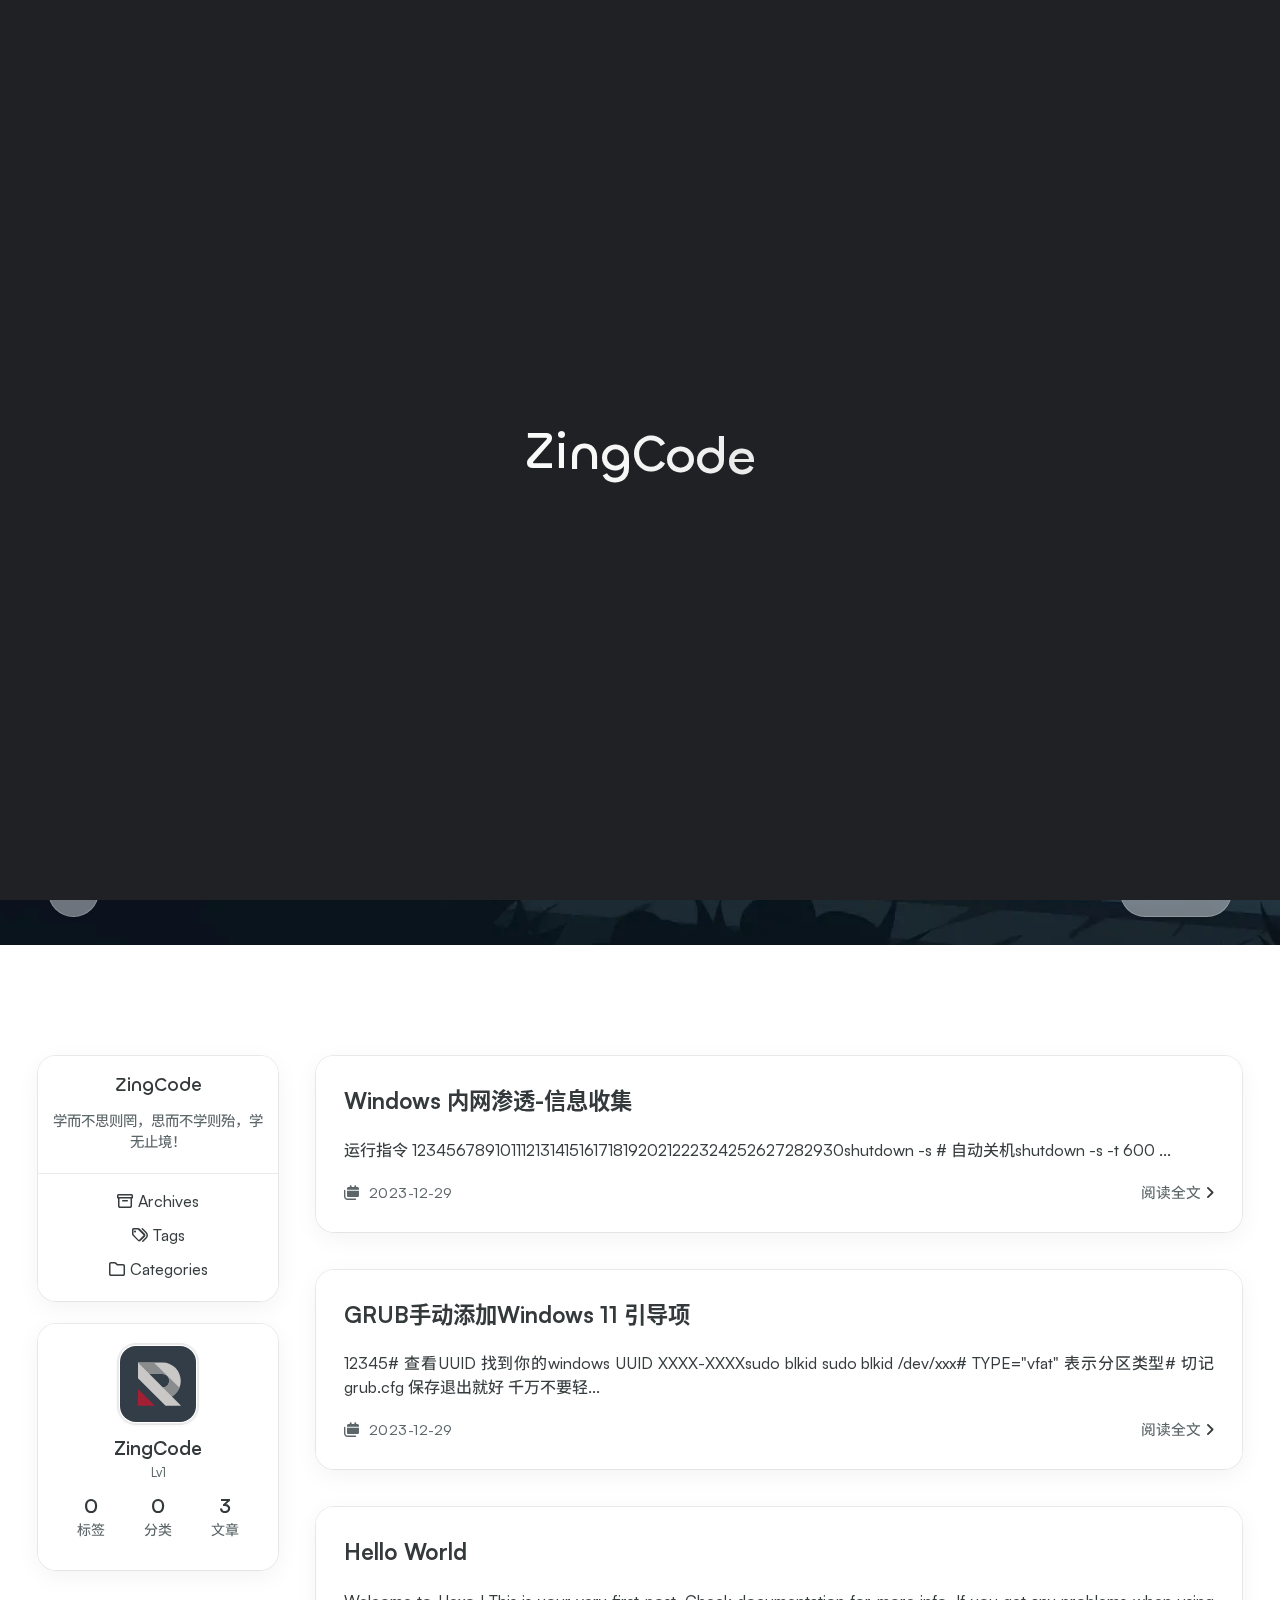
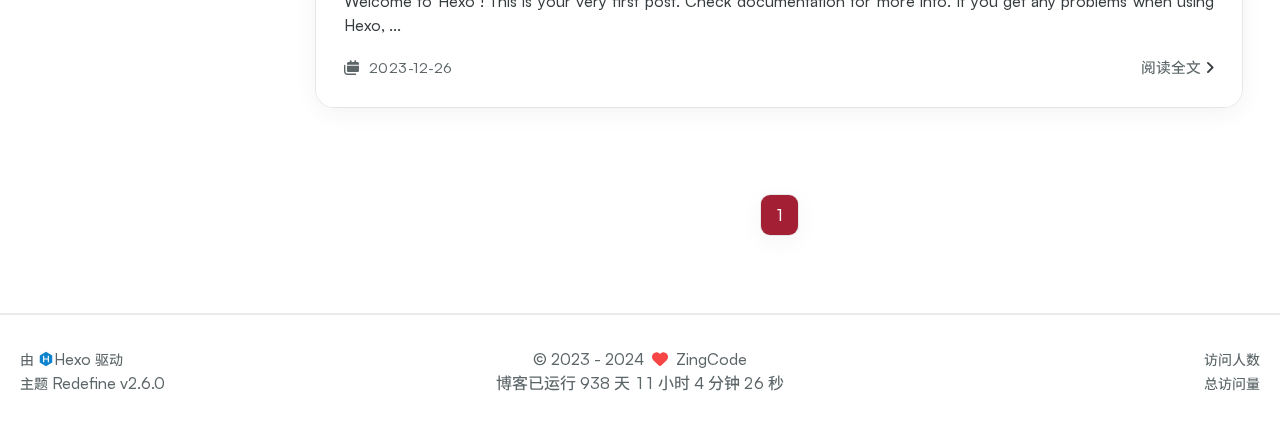
<file: index.html>
<!DOCTYPE html>
<html lang="zh-CN">
<head>
    <meta charset="utf-8">
    <meta name="viewport" content="width=device-width, initial-scale=1">
    <meta name="keywords" content="Hexo Theme Redefine">
    
    <meta name="author" content="ZingCode">
    <!-- preconnect -->
    <link rel="preconnect" href="https://fonts.googleapis.com">
    <link rel="preconnect" href="https://fonts.gstatic.com" crossorigin>

    
    <!--- Seo Part-->
    
    <link rel="canonical" href="http://example.com/"/>
    <meta name="robots" content="index,follow">
    <meta name="googlebot" content="index,follow">
    <meta name="revisit-after" content="1 days">
    
        <meta name="description" content="MyHexoBlog">
<meta property="og:type" content="website">
<meta property="og:title" content="ZingCode">
<meta property="og:url" content="http://example.com/index.html">
<meta property="og:site_name" content="ZingCode">
<meta property="og:description" content="MyHexoBlog">
<meta property="og:locale" content="zh_CN">
<meta property="article:author" content="ZingCode">
<meta name="twitter:card" content="summary">
    
    
        <!-- Google tag (gtag.js) -->
        <script src="https://www.googletagmanager.com/gtag/js?id=G-086ZZPGF23"></script>
        <script>
        window.dataLayer = window.dataLayer || [];
        function gtag(){dataLayer.push(arguments);}
        gtag('js', new Date());

        gtag('config', 'G-086ZZPGF23');
        </script>
    
    <!--- Icon Part-->
    <link rel="icon" type="image/png" href="/images/redefine-favicon.svg" sizes="192x192">
    <link rel="apple-touch-icon" sizes="180x180" href="/images/redefine-favicon.svg">
    <meta name="theme-color" content="#A31F34">
    <link rel="shortcut icon" href="/images/redefine-favicon.svg">
    <!--- Page Info-->
    
    <title>
        
        ZingCode
    </title>

    
<link rel="stylesheet" href="/fonts/Chillax/chillax.css">


    
        <style>
    :root {
        --preloader-background-color: #fff;
        --preloader-text-color: #000;
    }

    @media (prefers-color-scheme: dark) {
        :root {
            --preloader-background-color: #202124;
            --preloader-text-color: #fff;
        }
    }

    @media (prefers-color-scheme: light) {
        :root {
            --preloader-background-color: #fff;
            --preloader-text-color: #000;
        }
    }

    @media (max-width: 600px) {
        .ml13 {
            font-size: 2.6rem !important; /* Adjust this value as needed */
        }
    }

    .preloader {
        display: flex;
        flex-direction: column;
        gap: 1rem; /* Tailwind 'gap-4' is 1rem */
        align-items: center;
        justify-content: center;
        position: fixed;
        padding: 12px;
        top: 0;
        right: 0;
        bottom: 0;
        left: 0;
        width: 100vw;
        height: 100vh; /* 'h-screen' is 100% of the viewport height */
        background-color: var(--preloader-background-color);
        z-index: 1100; /* 'z-[1100]' sets the z-index */
        transition: opacity 0.2s ease-in-out;
    }

    .ml13 {
        font-size: 3.2rem;
        /* text-transform: uppercase; */
        color: var(--preloader-text-color);
        letter-spacing: -1px;
        font-weight: 500;
        font-family: 'Chillax-Variable', sans-serif;
        text-align: center;
    }

    .ml13 .word {
        display: inline-flex;
        flex-wrap: wrap;
        white-space: nowrap;
    }

    .ml13 .letter {
        display: inline-block;
        line-height: 1em;
    }
</style>

<div class="preloader">
    
<script src="/js/libs/anime.min.js"></script>

    <h1 class="ml13">
        ZingCode
    </h1>
    <script>
        var textWrapper = document.querySelector('.ml13');
        // Split text into words
        var words = textWrapper.textContent.trim().split(' ');

        // Clear the existing content
        textWrapper.innerHTML = '';

        // Wrap each word and its letters in spans
        words.forEach(function(word) {
            var wordSpan = document.createElement('span');
            wordSpan.classList.add('word');
            wordSpan.innerHTML = word.replace(/\S/g, "<span class='letter'>$&</span>");
            textWrapper.appendChild(wordSpan);
            textWrapper.appendChild(document.createTextNode(' ')); // Add space between words
        });


        anime.timeline({loop: true})
            .add({
                targets: '.ml13 .letter',
                translateY: [100,0],
                translateZ: 0,
                opacity: [0,1],
                easing: "easeOutExpo",
                duration: 1400,
                delay: (el, i) => 300 + 30 * i
            }).add({
            targets: '.ml13 .letter',
            translateY: [0,-100],
            opacity: [1,0],
            easing: "easeInExpo",
            duration: 1200,
            delay: (el, i) => 100 + 30 * i
        });

        let themeStatus = JSON.parse(localStorage.getItem('REDEFINE-THEME-STATUS'))?.isDark;

        // If the theme status is not found in local storage, check the preferred color scheme
        if (themeStatus === undefined || themeStatus === null) {
            if (window.matchMedia && window.matchMedia('(prefers-color-scheme: dark)').matches) {
                themeStatus = 'dark';
            } else {
                themeStatus = 'light';
            }
        }

        // Now you can use the themeStatus variable in your code
        if (themeStatus) {
            document.documentElement.style.setProperty('--preloader-background-color', '#202124');
            document.documentElement.style.setProperty('--preloader-text-color', '#fff');
        } else {
            document.documentElement.style.setProperty('--preloader-background-color', '#fff');
            document.documentElement.style.setProperty('--preloader-text-color', '#000');
        }

        window.addEventListener('load', function () {
            hidePreloaderAfterTimeout(1000); // Hide after 1000 milliseconds once the window has loaded
        });

        // Backup failsafe: Hide preloader after a maximum of 5000 milliseconds, regardless of the window load event
        hidePreloaderAfterTimeout(5000);

        function hidePreloaderAfterTimeout(delay) {
            setTimeout(function () {
                var preloader = document.querySelector('.preloader');
                preloader.style.opacity = '0';
                setTimeout(function () {
                    preloader.style.display = 'none';
                }, 200);
            }, delay);
        }
    </script>
</div>
    

    
<link rel="stylesheet" href="/css/style.css">


    
        
<link rel="stylesheet" href="/assets/build/styles.css">

    

    
<link rel="stylesheet" href="/fonts/fonts.css">

    
<link rel="stylesheet" href="/fonts/Satoshi/satoshi.css">

    <!--- Font Part-->
    
    
    
        <link href="https://fonts.googleapis.com/css2?family=Noto+Sans+SC:wght@400;500;700&display=swap" rel="stylesheet">
    
    
        <link href="https://fonts.googleapis.com/css2?family=Farsan&display=swap" rel="stylesheet">
    

    <!--- Inject Part-->
    
        
            
                
                    <
                
    
            
                
                    s
                
    
            
                
                    c
                
    
            
                
                    r
                
    
            
                
                    i
                
    
            
                
                    p
                
    
            
                
                    t
                
    
            
                
                     
                
    
            
                
                    s
                
    
            
                
                    r
                
    
            
                
                    c
                
    
            
                
                    =
                
    
            
                
                    "
                
    
            
                
                    h
                
    
            
                
                    t
                
    
            
                
                    t
                
    
            
                
                    p
                
    
            
                
                    s
                
    
            
                
                    :
                
    
            
                
                    /
                
    
            
                
                    /
                
    
            
                
                    a
                
    
            
                
                    p
                
    
            
                
                    i
                
    
            
                
                    .
                
    
            
                
                    v
                
    
            
                
                    v
                
    
            
                
                    h
                
    
            
                
                    a
                
    
            
                
                    n
                
    
            
                
                    .
                
    
            
                
                    c
                
    
            
                
                    o
                
    
            
                
                    m
                
    
            
                
                    /
                
    
            
                
                    a
                
    
            
                
                    p
                
    
            
                
                    i
                
    
            
                
                    /
                
    
            
                
                    d
                
    
            
                
                    e
                
    
            
                
                    n
                
    
            
                
                    g
                
    
            
                
                    l
                
    
            
                
                    o
                
    
            
                
                    n
                
    
            
                
                    g
                
    
            
                
                    2
                
    
            
                
                    "
                
    
            
                
                    >
                
    
            
                
                    <
                
    
            
                
                    /
                
    
            
                
                    s
                
    
            
                
                    c
                
    
            
                
                    r
                
    
            
                
                    i
                
    
            
                
                    p
                
    
            
                
                    t
                
    
            
                
                    >
                
    
            
                
                     
                
    
            
                
                    <
                
    
            
                
                    s
                
    
            
                
                    c
                
    
            
                
                    r
                
    
            
                
                    i
                
    
            
                
                    p
                
    
            
                
                    t
                
    
            
                
                     
                
    
            
                
                    s
                
    
            
                
                    r
                
    
            
                
                    c
                
    
            
                
                    =
                
    
            
                
                    "
                
    
            
                
                    h
                
    
            
                
                    t
                
    
            
                
                    t
                
    
            
                
                    p
                
    
            
                
                    s
                
    
            
                
                    :
                
    
            
                
                    /
                
    
            
                
                    /
                
    
            
                
                    a
                
    
            
                
                    p
                
    
            
                
                    i
                
    
            
                
                    .
                
    
            
                
                    v
                
    
            
                
                    v
                
    
            
                
                    h
                
    
            
                
                    a
                
    
            
                
                    n
                
    
            
                
                    .
                
    
            
                
                    c
                
    
            
                
                    o
                
    
            
                
                    m
                
    
            
                
                    /
                
    
            
                
                    a
                
    
            
                
                    p
                
    
            
                
                    i
                
    
            
                
                    /
                
    
            
                
                    y
                
    
            
                
                    i
                
    
            
                
                    n
                
    
            
                
                    g
                
    
            
                
                    h
                
    
            
                
                    u
                
    
            
                
                    a
                
    
            
                
                    "
                
    
            
                
                    >
                
    
            
                
                    <
                
    
            
                
                    /
                
    
            
                
                    s
                
    
            
                
                    c
                
    
            
                
                    r
                
    
            
                
                    i
                
    
            
                
                    p
                
    
            
                
                    t
                
    
            
                
                    >
                
    
    <script id="hexo-configurations">
    window.config = {"hostname":"example.com","root":"/","language":"zh-CN","path":"search.xml"};
    window.theme = {"articles":{"style":{"font_size":"16px","line_height":1.5,"image_border_radius":"14px","image_alignment":"center","image_caption":false,"link_icon":true,"title_alignment":"left"},"word_count":{"enable":true,"count":true,"min2read":true},"author_label":{"enable":true,"auto":false,"list":[]},"code_block":{"copy":true,"style":"mac","font":{"enable":false,"family":null,"url":null}},"toc":{"enable":true,"max_depth":3,"number":false,"expand":true,"init_open":true},"copyright":{"enable":true,"default":"cc_by_nc_sa"},"lazyload":true,"recommendation":{"enable":true,"title":"推荐文章","limit":3,"mobile_limit":2,"placeholder":"/images/wallhaven-wqery6-light.webp","skip_dirs":[]}},"colors":{"primary":"#A31F34","secondary":null},"global":{"fonts":{"chinese":{"enable":true,"family":"Noto Sans SC","url":"https://fonts.googleapis.com/css2?family=Noto+Sans+SC:wght@400;500;700&display=swap"},"english":{"enable":true,"family":"global.english.family","url":"https://fonts.googleapis.com/css2?family=Farsan&display=swap"}},"content_max_width":"1000px","sidebar_width":"210px","hover":{"shadow":true,"scale":false},"scroll_progress":{"bar":false,"percentage":true},"website_counter":{"url":"https://busuanzi.ibruce.info/busuanzi/2.3/busuanzi.pure.mini.js","enable":true,"site_pv":true,"site_uv":true,"post_pv":true},"single_page":true,"preloader":true,"open_graph":true,"google_analytics":{"enable":true,"id":"G-086ZZPGF23"}},"home_banner":{"enable":true,"style":"fixed","image":{"light":"/images/wallhaven-wqery6-light.webp","dark":"/images/wallhaven-wqery6-dark.webp"},"title":"ZingCode","subtitle":{"text":["Welcome To My Blog !!!"],"hitokoto":{"enable":true,"api":"https://v1.hitokoto.cn"},"typing_speed":100,"backing_speed":80,"starting_delay":500,"backing_delay":1500,"loop":true,"smart_backspace":true},"text_color":{"light":"#fff","dark":"#d1d1b6"},"text_style":{"title_size":"2.8rem","subtitle_size":"1.5rem","line_height":1.2},"custom_font":{"enable":false,"family":null,"url":null},"social_links":{"enable":true,"links":{"github":"https://github.com/KingCode-01","instagram":null,"zhihu":null,"twitter":null,"email":"rhkflzx3qc@gmail.com"},"qrs":{"weixin":null}}},"plugins":{"feed":{"enable":false},"aplayer":{"enable":false,"type":"fixed","audios":[{"name":null,"artist":null,"url":null,"cover":null}]},"mermaid":{"enable":false,"version":"9.3.0"}},"version":"2.6.0","navbar":{"auto_hide":false,"color":{"left":"#f78736","right":"#367df7","transparency":35},"links":{"Home":{"path":"/","icon":"fa-regular fa-house"}},"search":{"enable":true,"preload":true},"tags":{"Tags":{"icon":"fa-solid fa-tags","path":"/tags/"}},"categories":{"Categories":{"icon":"fa-solid fa-folder","path":"/categories/"}}},"page_templates":{"friends_column":2,"tags_style":"blur"},"home":{"sidebar":{"enable":true,"position":"left","first_item":"menu","announcement":"学而不思则罔，思而不学则殆，学无止境！","links":{"Archives":{"path":"/archives","icon":"fa-regular fa-archive"},"Tags":{"path":"/tags","icon":"fa-regular fa-tags"},"Categories":{"path":"/categories","icon":"fa-regular fa-folder"}}},"article_date_format":"auto","categories":{"enable":true,"limit":3},"tags":{"enable":true,"limit":3}},"footerStart":"2023/12/28 22:22:22"};
    window.lang_ago = {"second":"%s 秒前","minute":"%s 分钟前","hour":"%s 小时前","day":"%s 天前","week":"%s 周前","month":"%s 个月前","year":"%s 年前"};
    window.data = {"masonry":false};
  </script>
    
    <!--- Fontawesome Part-->
    
<link rel="stylesheet" href="/fontawesome/fontawesome.min.css">

    
<link rel="stylesheet" href="/fontawesome/brands.min.css">

    
<link rel="stylesheet" href="/fontawesome/solid.min.css">

    
<link rel="stylesheet" href="/fontawesome/regular.min.css">

    
        
<link rel="stylesheet" href="/fontawesome/thin.min.css">

    
    
        
<link rel="stylesheet" href="/fontawesome/light.min.css">

    
    
        
<link rel="stylesheet" href="/fontawesome/duotone.min.css">

    
    
        
<link rel="stylesheet" href="/fontawesome/sharp-solid.min.css">

    
<meta name="generator" content="Hexo 7.0.0"></head>


<body>

    <script src="https://api.vvhan.com/api/denglong2"></script>
<div class="progress-bar-container">
    

    
        <span class="pjax-progress-bar"></span>
<!--        <span class="swup-progress-icon">-->
<!--            <i class="fa-solid fa-circle-notch fa-spin"></i>-->
<!--        </span>-->
    
</div>


<main class="page-container" id="swup">

    
        
    <style>
        .home-banner-container {
            background: none !important;
        }
        .home-article-item,
        .sidebar-links,
        .sidebar-content,
        a.page-number,
        a.extend,
        .sidebar-links .links:hover,
        .right-bottom-tools,
        footer.footer {
            background-color: var(--background-color-transparent-80) !important;
        }
        .right-bottom-tools:hover,
        a.page-number:hover,
        a.extend:hover {
            background-color: var(--primary-color) !important;
        }
        .site-info,
        .home-article-sticky-label {
            background-color: var(--background-color-transparent-15) !important;
        }
        .home-article-sticky-label {
            backdrop-filter: none !important;
        }
    </style>
    <div class="home-banner-background transition-fade fixed top-0 left-0 w-screen h-screen scale-125 sm:scale-110 box-border will-change-transform bg-cover">
        <img src="/images/wallhaven-wqery6-light.webp" alt="home-banner-background" class="w-full h-full object-cover dark:hidden">
        <img src="/images/wallhaven-wqery6-dark.webp" alt="home-banner-background" class="w-full h-full object-cover hidden dark:block">
    </div>


<div class="home-banner-container flex justify-center items-center transition-fade relative">
    
    <div class="content mt-8 flex flex-col justify-center items-center">
        <div class="description flex flex-col justify-center items-center w-screen font-medium text-center"
        
        >
            ZingCode
            
            
                <p><i id="subtitle"></i></p>
            
        </div>
        
            <div class="absolute bottom-0.5 flex flex-row justify-between max-w-[1340px] items-center w-full px-8 sm:px-12">
                <div class="p-3 bg-gray-300/50 dark:bg-gray-500/40 backdrop-blur-lg border border-white/20 dark:border-gray-500/30 group rounded-full cursor-pointer flex justify-center items-center aspect-square h-full shadow-redefine-flat hover:shadow-redefine-flat-hover transition-shadow" onclick="scrollToMain()" >
                    <i class="fa-solid fa-arrow-down fa-fw fa-lg group-hover:translate-y-1 transition-transform"></i>
                </div>
                <div class="social-contacts px-6 py-3 bg-gray-300/50 dark:bg-gray-500/40 backdrop-blur-lg border border-white/20 dark:border-gray-500/30 shadow-redefine-flat rounded-full flex flex-row gap-3 items-center">
                    
                        
                            
                                <span class="social-contact-item github">
                                    <a target="_blank" href="https://github.com/KingCode-01">
                                        <i class="fa-brands fa-fw fa-lg fa-github"></i>
                                    </a>
                                </span>
                            
                        
                    
                        
                    
                        
                    
                        
                    
                        
                            
                                <span class="social-contact-item email ">
                                    <a href="mailto:rhkflzx3qc@gmail.com">
                                        <i class="fa-solid fa-fw fa-at fa-lg"></i>
                                    </a>
                                </span>
                            
                        
                    
                    
                </div>
            </div>
        
    </div>
    <script>
        const scrollToMain = ()=> {
            console.log('scroll');
            const target = document.querySelector('.main-content-container');
            target.scrollIntoView({ behavior: 'smooth'});
        }
    </script>
</div>
    

    <div class="main-content-container">


        <div class="main-content-header">
            <header class="navbar-container">

    <div class="navbar-content has-home-banner">
        <div class="left">
            
            <a class="logo-title" href="/">
                <h1>
                ZingCode
                </h1>
            </a>
        </div>

        <div class="right">
            <!-- PC -->
            <div class="desktop">
                <ul class="navbar-list">
                    
                        
                            

                            <li class="navbar-item">
                                <!-- Menu -->
                                <a class="active"
                                   href="/"
                                        >
                                    <i class="fa-regular fa-house fa-fw"></i>
                                    首页
                                    
                                </a>

                                <!-- Submenu -->
                                
                            </li>
                    
                    
                        <li class="navbar-item search search-popup-trigger">
                            <i class="fa-solid fa-magnifying-glass"></i>
                        </li>
                    
                </ul>
            </div>
            <!-- Mobile -->
            <div class="mobile">
                
                    <div class="icon-item search search-popup-trigger"><i class="fa-solid fa-magnifying-glass"></i>
                    </div>
                
                <div class="icon-item navbar-bar">
                    <div class="navbar-bar-middle"></div>
                </div>
            </div>
        </div>
    </div>

    <!-- Mobile drawer -->
    <div class="navbar-drawer h-screen w-full absolute top-0 left-0 bg-background-color flex flex-col justify-between">
        <ul class="drawer-navbar-list flex flex-col px-4 justify-center items-start">
            
                
                    

                    <li class="drawer-navbar-item text-base my-1.5 flex flex-col w-full">
                        
                        <a class="py-1.5 px-2 flex flex-row items-center justify-between gap-1 hover:!text-primary active:!text-primary text-2xl font-semibold group border-b border-border-color hover:border-primary w-full active"
                           href="/"
                        >
                            <span>
                                首页
                            </span>
                            
                                <i class="fa-regular fa-house fa-sm fa-fw"></i>
                            
                        </a>
                        

                        
                    </li>
            
        </ul>

        <div class="statistics flex justify-around my-2.5">
    <a class="item tag-count-item flex flex-col justify-center items-center w-20" href="/tags">
        <div class="number text-2xl sm:text-xl text-second-text-color font-semibold">0</div>
        <div class="label text-third-text-color text-sm">标签</div>
    </a>
    <a class="item tag-count-item flex flex-col justify-center items-center w-20" href="/categories">
        <div class="number text-2xl sm:text-xl text-second-text-color font-semibold">0</div>
        <div class="label text-third-text-color text-sm">分类</div>
    </a>
    <a class="item tag-count-item flex flex-col justify-center items-center w-20" href="/archives">
        <div class="number text-2xl sm:text-xl text-second-text-color font-semibold">3</div>
        <div class="label text-third-text-color text-sm">文章</div>
    </a>
</div>
    </div>

    <div class="window-mask"></div>

</header>


        </div>

        <div class="main-content-body">

            
                <div class="home-sidebar-container">
    <div class="sticky-container sticky">
        
        
            
                <div class="sidebar-links">
                    <div class="site-info">
                        <div class="site-name">ZingCode</div>
                        
                            <div class="announcement">
                                学而不思则罔，思而不学则殆，学无止境！
                            </div>
                        
                    </div>
                    
                        
                            
                                <a class="links" href="/archives">
                                    
                                        <i class="fa-regular fa-archive icon-space"></i>
                                    
                                    <span class="link-name">Archives</span>
                                </a>
                            
                        
                            
                                <a class="links" href="/tags">
                                    
                                        <i class="fa-regular fa-tags icon-space"></i>
                                    
                                    <span class="link-name">Tags</span>
                                </a>
                            
                        
                            
                                <a class="links" href="/categories">
                                    
                                        <i class="fa-regular fa-folder icon-space"></i>
                                    
                                    <span class="link-name">Categories</span>
                                </a>
                            
                        
                    
                </div>
            
            <div class="sidebar-content"  marginTop >
                <div class="avatar flex justify-center">
    <img src="/images/redefine-avatar.svg">
</div>
                <div class="author flex flex-col justify-center my-2.5 mx-0">
    <div class="name">ZingCode</div>
    
        <div class="label">Lv1</div>
    
</div>
                <div class="statistics flex justify-around my-2.5">
    <a class="item tag-count-item flex flex-col justify-center items-center w-20" href="/tags">
        <div class="number text-2xl sm:text-xl text-second-text-color font-semibold">0</div>
        <div class="label text-third-text-color text-sm">标签</div>
    </a>
    <a class="item tag-count-item flex flex-col justify-center items-center w-20" href="/categories">
        <div class="number text-2xl sm:text-xl text-second-text-color font-semibold">0</div>
        <div class="label text-third-text-color text-sm">分类</div>
    </a>
    <a class="item tag-count-item flex flex-col justify-center items-center w-20" href="/archives">
        <div class="number text-2xl sm:text-xl text-second-text-color font-semibold">3</div>
        <div class="label text-third-text-color text-sm">文章</div>
    </a>
</div>
            </div>
        

    </div>
</div>

            

            <div class="main-content">

                
                    <div class="home-content-container">
    <ul class="home-article-list">
        
            <li class="home-article-item">

                

                

                
                <div class="flex flex-col gap-5 px-7 pb-7 pt-7">
                    <h3 class="home-article-title">
                        <a href="/2023/12/29/Windows%E5%86%85%E7%BD%91%E6%B8%97%E9%80%8F-%E4%BF%A1%E6%81%AF%E6%94%B6%E9%9B%86/">
                            Windows 内网渗透-信息收集
                        </a>
                    </h3>

                    <div class="home-article-content markdown-body">
                        
                            运行指令
123456789101112131415161718192021222324252627282930shutdown -s                          # 自动关机shutdown -s -t 600        ...
                        
                    </div>

                    <div class="home-article-meta-info-container">
    <div class="home-article-meta-info">
        <span><i class="fa-solid fa-calendars"></i>&nbsp;
            <span class="home-article-date" data-date="Fri Dec 29 2023 01:25:28 GMT+0800">
                
                    2023-12-29
                
            </span>
        </span>
        
        
    </div>

    <a href="/2023/12/29/Windows%E5%86%85%E7%BD%91%E6%B8%97%E9%80%8F-%E4%BF%A1%E6%81%AF%E6%94%B6%E9%9B%86/">阅读全文<span class="seo-reader-text">Windows 内网渗透-信息收集</span>&nbsp;<i class="fa-solid fa-angle-right"></i></a>
</div>

                </div>
            </li>
        
            <li class="home-article-item">

                

                

                
                <div class="flex flex-col gap-5 px-7 pb-7 pt-7">
                    <h3 class="home-article-title">
                        <a href="/2023/12/29/GRUB%E6%89%8B%E5%8A%A8%E6%B7%BB%E5%8A%A0Windows11%E5%BC%95%E5%AF%BC%E9%A1%B9/">
                            GRUB手动添加Windows 11 引导项
                        </a>
                    </h3>

                    <div class="home-article-content markdown-body">
                        
                            12345# 查看UUID 找到你的windows UUID XXXX-XXXXsudo blkid sudo blkid /dev/xxx# TYPE=&quot;vfat&quot; 表示分区类型# 切记grub.cfg 保存退出就好 千万不要轻...
                        
                    </div>

                    <div class="home-article-meta-info-container">
    <div class="home-article-meta-info">
        <span><i class="fa-solid fa-calendars"></i>&nbsp;
            <span class="home-article-date" data-date="Fri Dec 29 2023 01:24:50 GMT+0800">
                
                    2023-12-29
                
            </span>
        </span>
        
        
    </div>

    <a href="/2023/12/29/GRUB%E6%89%8B%E5%8A%A8%E6%B7%BB%E5%8A%A0Windows11%E5%BC%95%E5%AF%BC%E9%A1%B9/">阅读全文<span class="seo-reader-text">GRUB手动添加Windows 11 引导项</span>&nbsp;<i class="fa-solid fa-angle-right"></i></a>
</div>

                </div>
            </li>
        
            <li class="home-article-item">

                

                

                
                <div class="flex flex-col gap-5 px-7 pb-7 pt-7">
                    <h3 class="home-article-title">
                        <a href="/2023/12/26/hello-world/">
                            Hello World
                        </a>
                    </h3>

                    <div class="home-article-content markdown-body">
                        
                            Welcome to Hexo ! This is your very first post. Check documentation  for more info. If you get any problems when using Hexo, ...
                        
                    </div>

                    <div class="home-article-meta-info-container">
    <div class="home-article-meta-info">
        <span><i class="fa-solid fa-calendars"></i>&nbsp;
            <span class="home-article-date" data-date="Tue Dec 26 2023 22:20:09 GMT+0800">
                
                    2023-12-26
                
            </span>
        </span>
        
        
    </div>

    <a href="/2023/12/26/hello-world/">阅读全文<span class="seo-reader-text">Hello World</span>&nbsp;<i class="fa-solid fa-angle-right"></i></a>
</div>

                </div>
            </li>
        
    </ul>

    <div class="home-paginator px-7 py-5">
        <div class="paginator">
    <span class="page-number current">1</span>
</div>

    </div>
</div>

                    <div class="comment-container pjax"></div>
                

            </div>

            

        </div>

        <div class="main-content-footer">
            <footer class="footer mt-5 py-5 h-auto text-base text-third-text-color relative border-t-2 border-t-border-color">
    <div class="info-container py-3 text-center">
        
        <div class="text-center">
            &copy;
            
              <span>2023</span>
              -
            
            2024&nbsp;&nbsp;<i class="fa-solid fa-heart fa-beat" style="--fa-animation-duration: 0.5s; color: #f54545"></i>&nbsp;&nbsp;<a href="/">ZingCode</a>
        </div>
        
            <script data-swup-reload-script src="https://busuanzi.ibruce.info/busuanzi/2.3/busuanzi.pure.mini.js"></script>
            <div class="relative text-center lg:absolute lg:right-[20px] lg:top-1/2 lg:-translate-y-1/2 lg:text-right">
                
                    <span id="busuanzi_container_site_uv" class="lg:!block">
                        <span class="text-sm">访问人数</span>
                        <span id="busuanzi_value_site_uv"></span>
                    </span>
                
                
                    <span id="busuanzi_container_site_pv" class="lg:!block">
                        <span class="text-sm">总访问量</span>
                        <span id="busuanzi_value_site_pv"></span>
                    </span>
                
            </div>
        
        <div class="relative text-center lg:absolute lg:left-[20px] lg:top-1/2 lg:-translate-y-1/2 lg:text-left">
            <span class="lg:block text-sm">由 <?xml version="1.0" encoding="utf-8"?><!DOCTYPE svg PUBLIC "-//W3C//DTD SVG 1.1//EN" "http://www.w3.org/Graphics/SVG/1.1/DTD/svg11.dtd"><svg class="relative top-[2px] inline-block align-baseline" version="1.1" id="圖層_1" xmlns="http://www.w3.org/2000/svg" xmlns:xlink="http://www.w3.org/1999/xlink" x="0px" y="0px" width="1rem" height="1rem" viewBox="0 0 512 512" enable-background="new 0 0 512 512" xml:space="preserve"><path fill="#0E83CD" d="M256.4,25.8l-200,115.5L56,371.5l199.6,114.7l200-115.5l0.4-230.2L256.4,25.8z M349,354.6l-18.4,10.7l-18.6-11V275H200v79.6l-18.4,10.7l-18.6-11v-197l18.5-10.6l18.5,10.8V237h112v-79.6l18.5-10.6l18.5,10.8V354.6z"/></svg><a target="_blank" class="text-base" href="https://hexo.io">Hexo</a> 驱动</span>
            <span class="text-sm lg:block">主题&nbsp;<a class="text-base" target="_blank" href="https://github.com/EvanNotFound/hexo-theme-redefine">Redefine v2.6.0</a></span>
        </div>
        
        
            <div>
                博客已运行 <span class="odometer" id="runtime_days" ></span> 天 <span class="odometer" id="runtime_hours"></span> 小时 <span class="odometer" id="runtime_minutes"></span> 分钟 <span class="odometer" id="runtime_seconds"></span> 秒
            </div>
        
        
            <script data-swup-reload-script>
                try {
                    function odometer_init() {
                    const elements = document.querySelectorAll('.odometer');
                    elements.forEach(el => {
                        new Odometer({
                            el,
                            format: '( ddd).dd',
                            duration: 200
                        });
                    });
                    }
                    odometer_init();
                } catch (error) {}
            </script>
        
        
            
                
        
                
        
        
    </div>  
</footer>
        </div>
    </div>

    

    <div class="right-side-tools-container">
        <div class="side-tools-container">
    <ul class="hidden-tools-list">
        <li class="right-bottom-tools tool-font-adjust-plus flex justify-center items-center">
            <i class="fa-regular fa-magnifying-glass-plus"></i>
        </li>

        <li class="right-bottom-tools tool-font-adjust-minus flex justify-center items-center">
            <i class="fa-regular fa-magnifying-glass-minus"></i>
        </li>

        <li class="right-bottom-tools tool-dark-light-toggle flex justify-center items-center">
            <i class="fa-regular fa-moon"></i>
        </li>

        <!-- rss -->
        

        

        <li class="right-bottom-tools tool-scroll-to-bottom flex justify-center items-center">
            <i class="fa-regular fa-arrow-down"></i>
        </li>
    </ul>

    <ul class="visible-tools-list">
        <li class="right-bottom-tools toggle-tools-list flex justify-center items-center">
            <i class="fa-regular fa-cog fa-spin"></i>
        </li>
        
            <li class="right-bottom-tools tool-scroll-to-top flex justify-center items-center">
                <i class="arrow-up fas fa-arrow-up"></i>
                <span class="percent"></span>
            </li>
        
        
    </ul>
</div>

    </div>

    <div class="image-viewer-container">
    <img src="">
</div>


    
        <div class="search-pop-overlay">
    <div class="popup search-popup">
        <div class="search-header">
          <span class="search-input-field-pre">
            <i class="fa-solid fa-keyboard"></i>
          </span>
            <div class="search-input-container">
                <input autocomplete="off"
                       autocorrect="off"
                       autocapitalize="off"
                       placeholder="搜索..."
                       spellcheck="false"
                       type="search"
                       class="search-input"
                >
            </div>
            <span class="popup-btn-close">
                <i class="fa-solid fa-times"></i>
            </span>
        </div>
        <div id="search-result">
            <div id="no-result">
                <i class="fa-solid fa-spinner fa-spin-pulse fa-5x fa-fw"></i>
            </div>
        </div>
    </div>
</div>

    

</main>


    
<script src="/js/libs/Swup.min.js"></script>

<script src="/js/libs/SwupSlideTheme.min.js"></script>

<script src="/js/libs/SwupScriptsPlugin.min.js"></script>

<script src="/js/libs/SwupProgressPlugin.min.js"></script>

<script src="/js/libs/SwupScrollPlugin.min.js"></script>

<script src="/js/libs/SwupPreloadPlugin.min.js"></script>

<script>
    const swup = new Swup({
        plugins: [
            new SwupScriptsPlugin({
                optin: true,
            }),
            new SwupProgressPlugin(),
            new SwupScrollPlugin({
                offset: 80,
            }),
            new SwupSlideTheme({
                mainElement: ".main-content-body",
            }),
            new SwupPreloadPlugin(),
        ],
        containers: ["#swup"],
    });
</script>








<script src="/js/tools/imageViewer.js" type="module"></script>

<script src="/js/utils.js" type="module"></script>

<script src="/js/main.js" type="module"></script>

<script src="/js/layouts/navbarShrink.js" type="module"></script>

<script src="/js/tools/scrollTopBottom.js" type="module"></script>

<script src="/js/tools/lightDarkSwitch.js" type="module"></script>

<script src="/js/layouts/categoryList.js" type="module"></script>



    
<script src="/js/tools/localSearch.js" type="module"></script>




    
<script src="/js/tools/codeBlock.js" type="module"></script>




    
<script src="/js/layouts/lazyload.js" type="module"></script>




    
<script src="/js/tools/runtime.js"></script>

    
<script src="/js/libs/odometer.min.js"></script>

    
<link rel="stylesheet" href="/assets/odometer-theme-minimal.css">




  
<script src="/js/libs/Typed.min.js"></script>

  
<script src="/js/plugins/typed.js" type="module"></script>









<div class="post-scripts" data-swup-reload-script>
    
        
<script src="/js/tools/tocToggle.js" type="module"></script>

<script src="/js/layouts/toc.js" type="module"></script>

<script src="/js/plugins/tabs.js" type="module"></script>

    
</div>


</body>
</html>
</file>
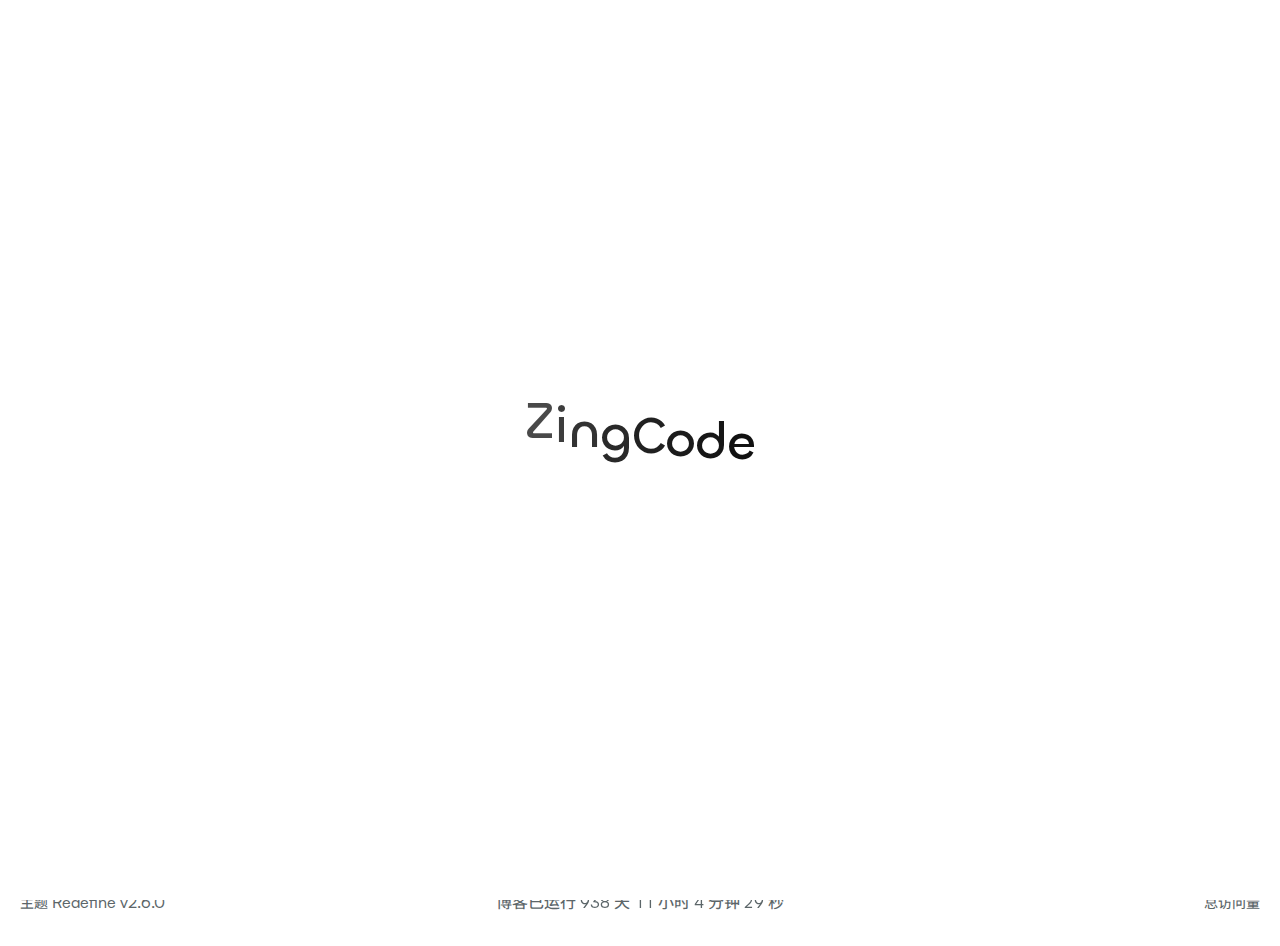
<file: archives/index.html>
<!DOCTYPE html>
<html lang="zh-CN">
<head>
    <meta charset="utf-8">
    <meta name="viewport" content="width=device-width, initial-scale=1">
    <meta name="keywords" content="Hexo Theme Redefine">
    
    <meta name="author" content="ZingCode">
    <!-- preconnect -->
    <link rel="preconnect" href="https://fonts.googleapis.com">
    <link rel="preconnect" href="https://fonts.gstatic.com" crossorigin>

    
    <!--- Seo Part-->
    
    <link rel="canonical" href="http://example.com/archives/"/>
    <meta name="robots" content="index,follow">
    <meta name="googlebot" content="index,follow">
    <meta name="revisit-after" content="1 days">
    
        <meta name="description" content="MyHexoBlog">
<meta property="og:type" content="website">
<meta property="og:title" content="ZingCode">
<meta property="og:url" content="http://example.com/archives/index.html">
<meta property="og:site_name" content="ZingCode">
<meta property="og:description" content="MyHexoBlog">
<meta property="og:locale" content="zh_CN">
<meta property="article:author" content="ZingCode">
<meta name="twitter:card" content="summary">
    
    
        <!-- Google tag (gtag.js) -->
        <script src="https://www.googletagmanager.com/gtag/js?id=G-086ZZPGF23"></script>
        <script>
        window.dataLayer = window.dataLayer || [];
        function gtag(){dataLayer.push(arguments);}
        gtag('js', new Date());

        gtag('config', 'G-086ZZPGF23');
        </script>
    
    <!--- Icon Part-->
    <link rel="icon" type="image/png" href="/images/redefine-favicon.svg" sizes="192x192">
    <link rel="apple-touch-icon" sizes="180x180" href="/images/redefine-favicon.svg">
    <meta name="theme-color" content="#A31F34">
    <link rel="shortcut icon" href="/images/redefine-favicon.svg">
    <!--- Page Info-->
    
    <title>
        
            归档 -
        
        ZingCode
    </title>

    
<link rel="stylesheet" href="/fonts/Chillax/chillax.css">


    
        <style>
    :root {
        --preloader-background-color: #fff;
        --preloader-text-color: #000;
    }

    @media (prefers-color-scheme: dark) {
        :root {
            --preloader-background-color: #202124;
            --preloader-text-color: #fff;
        }
    }

    @media (prefers-color-scheme: light) {
        :root {
            --preloader-background-color: #fff;
            --preloader-text-color: #000;
        }
    }

    @media (max-width: 600px) {
        .ml13 {
            font-size: 2.6rem !important; /* Adjust this value as needed */
        }
    }

    .preloader {
        display: flex;
        flex-direction: column;
        gap: 1rem; /* Tailwind 'gap-4' is 1rem */
        align-items: center;
        justify-content: center;
        position: fixed;
        padding: 12px;
        top: 0;
        right: 0;
        bottom: 0;
        left: 0;
        width: 100vw;
        height: 100vh; /* 'h-screen' is 100% of the viewport height */
        background-color: var(--preloader-background-color);
        z-index: 1100; /* 'z-[1100]' sets the z-index */
        transition: opacity 0.2s ease-in-out;
    }

    .ml13 {
        font-size: 3.2rem;
        /* text-transform: uppercase; */
        color: var(--preloader-text-color);
        letter-spacing: -1px;
        font-weight: 500;
        font-family: 'Chillax-Variable', sans-serif;
        text-align: center;
    }

    .ml13 .word {
        display: inline-flex;
        flex-wrap: wrap;
        white-space: nowrap;
    }

    .ml13 .letter {
        display: inline-block;
        line-height: 1em;
    }
</style>

<div class="preloader">
    
<script src="/js/libs/anime.min.js"></script>

    <h1 class="ml13">
        ZingCode
    </h1>
    <script>
        var textWrapper = document.querySelector('.ml13');
        // Split text into words
        var words = textWrapper.textContent.trim().split(' ');

        // Clear the existing content
        textWrapper.innerHTML = '';

        // Wrap each word and its letters in spans
        words.forEach(function(word) {
            var wordSpan = document.createElement('span');
            wordSpan.classList.add('word');
            wordSpan.innerHTML = word.replace(/\S/g, "<span class='letter'>$&</span>");
            textWrapper.appendChild(wordSpan);
            textWrapper.appendChild(document.createTextNode(' ')); // Add space between words
        });


        anime.timeline({loop: true})
            .add({
                targets: '.ml13 .letter',
                translateY: [100,0],
                translateZ: 0,
                opacity: [0,1],
                easing: "easeOutExpo",
                duration: 1400,
                delay: (el, i) => 300 + 30 * i
            }).add({
            targets: '.ml13 .letter',
            translateY: [0,-100],
            opacity: [1,0],
            easing: "easeInExpo",
            duration: 1200,
            delay: (el, i) => 100 + 30 * i
        });

        let themeStatus = JSON.parse(localStorage.getItem('REDEFINE-THEME-STATUS'))?.isDark;

        // If the theme status is not found in local storage, check the preferred color scheme
        if (themeStatus === undefined || themeStatus === null) {
            if (window.matchMedia && window.matchMedia('(prefers-color-scheme: dark)').matches) {
                themeStatus = 'dark';
            } else {
                themeStatus = 'light';
            }
        }

        // Now you can use the themeStatus variable in your code
        if (themeStatus) {
            document.documentElement.style.setProperty('--preloader-background-color', '#202124');
            document.documentElement.style.setProperty('--preloader-text-color', '#fff');
        } else {
            document.documentElement.style.setProperty('--preloader-background-color', '#fff');
            document.documentElement.style.setProperty('--preloader-text-color', '#000');
        }

        window.addEventListener('load', function () {
            hidePreloaderAfterTimeout(1000); // Hide after 1000 milliseconds once the window has loaded
        });

        // Backup failsafe: Hide preloader after a maximum of 5000 milliseconds, regardless of the window load event
        hidePreloaderAfterTimeout(5000);

        function hidePreloaderAfterTimeout(delay) {
            setTimeout(function () {
                var preloader = document.querySelector('.preloader');
                preloader.style.opacity = '0';
                setTimeout(function () {
                    preloader.style.display = 'none';
                }, 200);
            }, delay);
        }
    </script>
</div>
    

    
<link rel="stylesheet" href="/css/style.css">


    
        
<link rel="stylesheet" href="/assets/build/styles.css">

    

    
<link rel="stylesheet" href="/fonts/fonts.css">

    
<link rel="stylesheet" href="/fonts/Satoshi/satoshi.css">

    <!--- Font Part-->
    
    
    
        <link href="https://fonts.googleapis.com/css2?family=Noto+Sans+SC:wght@400;500;700&display=swap" rel="stylesheet">
    
    
        <link href="https://fonts.googleapis.com/css2?family=Farsan&display=swap" rel="stylesheet">
    

    <!--- Inject Part-->
    
        
            
                
                    <
                
    
            
                
                    s
                
    
            
                
                    c
                
    
            
                
                    r
                
    
            
                
                    i
                
    
            
                
                    p
                
    
            
                
                    t
                
    
            
                
                     
                
    
            
                
                    s
                
    
            
                
                    r
                
    
            
                
                    c
                
    
            
                
                    =
                
    
            
                
                    "
                
    
            
                
                    h
                
    
            
                
                    t
                
    
            
                
                    t
                
    
            
                
                    p
                
    
            
                
                    s
                
    
            
                
                    :
                
    
            
                
                    /
                
    
            
                
                    /
                
    
            
                
                    a
                
    
            
                
                    p
                
    
            
                
                    i
                
    
            
                
                    .
                
    
            
                
                    v
                
    
            
                
                    v
                
    
            
                
                    h
                
    
            
                
                    a
                
    
            
                
                    n
                
    
            
                
                    .
                
    
            
                
                    c
                
    
            
                
                    o
                
    
            
                
                    m
                
    
            
                
                    /
                
    
            
                
                    a
                
    
            
                
                    p
                
    
            
                
                    i
                
    
            
                
                    /
                
    
            
                
                    d
                
    
            
                
                    e
                
    
            
                
                    n
                
    
            
                
                    g
                
    
            
                
                    l
                
    
            
                
                    o
                
    
            
                
                    n
                
    
            
                
                    g
                
    
            
                
                    2
                
    
            
                
                    "
                
    
            
                
                    >
                
    
            
                
                    <
                
    
            
                
                    /
                
    
            
                
                    s
                
    
            
                
                    c
                
    
            
                
                    r
                
    
            
                
                    i
                
    
            
                
                    p
                
    
            
                
                    t
                
    
            
                
                    >
                
    
            
                
                     
                
    
            
                
                    <
                
    
            
                
                    s
                
    
            
                
                    c
                
    
            
                
                    r
                
    
            
                
                    i
                
    
            
                
                    p
                
    
            
                
                    t
                
    
            
                
                     
                
    
            
                
                    s
                
    
            
                
                    r
                
    
            
                
                    c
                
    
            
                
                    =
                
    
            
                
                    "
                
    
            
                
                    h
                
    
            
                
                    t
                
    
            
                
                    t
                
    
            
                
                    p
                
    
            
                
                    s
                
    
            
                
                    :
                
    
            
                
                    /
                
    
            
                
                    /
                
    
            
                
                    a
                
    
            
                
                    p
                
    
            
                
                    i
                
    
            
                
                    .
                
    
            
                
                    v
                
    
            
                
                    v
                
    
            
                
                    h
                
    
            
                
                    a
                
    
            
                
                    n
                
    
            
                
                    .
                
    
            
                
                    c
                
    
            
                
                    o
                
    
            
                
                    m
                
    
            
                
                    /
                
    
            
                
                    a
                
    
            
                
                    p
                
    
            
                
                    i
                
    
            
                
                    /
                
    
            
                
                    y
                
    
            
                
                    i
                
    
            
                
                    n
                
    
            
                
                    g
                
    
            
                
                    h
                
    
            
                
                    u
                
    
            
                
                    a
                
    
            
                
                    "
                
    
            
                
                    >
                
    
            
                
                    <
                
    
            
                
                    /
                
    
            
                
                    s
                
    
            
                
                    c
                
    
            
                
                    r
                
    
            
                
                    i
                
    
            
                
                    p
                
    
            
                
                    t
                
    
            
                
                    >
                
    
    <script id="hexo-configurations">
    window.config = {"hostname":"example.com","root":"/","language":"zh-CN","path":"search.xml"};
    window.theme = {"articles":{"style":{"font_size":"16px","line_height":1.5,"image_border_radius":"14px","image_alignment":"center","image_caption":false,"link_icon":true,"title_alignment":"left"},"word_count":{"enable":true,"count":true,"min2read":true},"author_label":{"enable":true,"auto":false,"list":[]},"code_block":{"copy":true,"style":"mac","font":{"enable":false,"family":null,"url":null}},"toc":{"enable":true,"max_depth":3,"number":false,"expand":true,"init_open":true},"copyright":{"enable":true,"default":"cc_by_nc_sa"},"lazyload":true,"recommendation":{"enable":true,"title":"推荐文章","limit":3,"mobile_limit":2,"placeholder":"/images/wallhaven-wqery6-light.webp","skip_dirs":[]}},"colors":{"primary":"#A31F34","secondary":null},"global":{"fonts":{"chinese":{"enable":true,"family":"Noto Sans SC","url":"https://fonts.googleapis.com/css2?family=Noto+Sans+SC:wght@400;500;700&display=swap"},"english":{"enable":true,"family":"global.english.family","url":"https://fonts.googleapis.com/css2?family=Farsan&display=swap"}},"content_max_width":"1000px","sidebar_width":"210px","hover":{"shadow":true,"scale":false},"scroll_progress":{"bar":false,"percentage":true},"website_counter":{"url":"https://busuanzi.ibruce.info/busuanzi/2.3/busuanzi.pure.mini.js","enable":true,"site_pv":true,"site_uv":true,"post_pv":true},"single_page":true,"preloader":true,"open_graph":true,"google_analytics":{"enable":true,"id":"G-086ZZPGF23"}},"home_banner":{"enable":true,"style":"fixed","image":{"light":"/images/wallhaven-wqery6-light.webp","dark":"/images/wallhaven-wqery6-dark.webp"},"title":"ZingCode","subtitle":{"text":["Welcome To My Blog !!!"],"hitokoto":{"enable":true,"api":"https://v1.hitokoto.cn"},"typing_speed":100,"backing_speed":80,"starting_delay":500,"backing_delay":1500,"loop":true,"smart_backspace":true},"text_color":{"light":"#fff","dark":"#d1d1b6"},"text_style":{"title_size":"2.8rem","subtitle_size":"1.5rem","line_height":1.2},"custom_font":{"enable":false,"family":null,"url":null},"social_links":{"enable":true,"links":{"github":"https://github.com/KingCode-01","instagram":null,"zhihu":null,"twitter":null,"email":"rhkflzx3qc@gmail.com"},"qrs":{"weixin":null}}},"plugins":{"feed":{"enable":false},"aplayer":{"enable":false,"type":"fixed","audios":[{"name":null,"artist":null,"url":null,"cover":null}]},"mermaid":{"enable":false,"version":"9.3.0"}},"version":"2.6.0","navbar":{"auto_hide":false,"color":{"left":"#f78736","right":"#367df7","transparency":35},"links":{"Home":{"path":"/","icon":"fa-regular fa-house"}},"search":{"enable":true,"preload":true},"tags":{"Tags":{"icon":"fa-solid fa-tags","path":"/tags/"}},"categories":{"Categories":{"icon":"fa-solid fa-folder","path":"/categories/"}}},"page_templates":{"friends_column":2,"tags_style":"blur"},"home":{"sidebar":{"enable":true,"position":"left","first_item":"menu","announcement":"学而不思则罔，思而不学则殆，学无止境！","links":{"Archives":{"path":"/archives","icon":"fa-regular fa-archive"},"Tags":{"path":"/tags","icon":"fa-regular fa-tags"},"Categories":{"path":"/categories","icon":"fa-regular fa-folder"}}},"article_date_format":"auto","categories":{"enable":true,"limit":3},"tags":{"enable":true,"limit":3}},"footerStart":"2023/12/28 22:22:22"};
    window.lang_ago = {"second":"%s 秒前","minute":"%s 分钟前","hour":"%s 小时前","day":"%s 天前","week":"%s 周前","month":"%s 个月前","year":"%s 年前"};
    window.data = {"masonry":false};
  </script>
    
    <!--- Fontawesome Part-->
    
<link rel="stylesheet" href="/fontawesome/fontawesome.min.css">

    
<link rel="stylesheet" href="/fontawesome/brands.min.css">

    
<link rel="stylesheet" href="/fontawesome/solid.min.css">

    
<link rel="stylesheet" href="/fontawesome/regular.min.css">

    
        
<link rel="stylesheet" href="/fontawesome/thin.min.css">

    
    
        
<link rel="stylesheet" href="/fontawesome/light.min.css">

    
    
        
<link rel="stylesheet" href="/fontawesome/duotone.min.css">

    
    
        
<link rel="stylesheet" href="/fontawesome/sharp-solid.min.css">

    
<meta name="generator" content="Hexo 7.0.0"></head>


<body>
<div class="progress-bar-container">
    

    
        <span class="pjax-progress-bar"></span>
<!--        <span class="swup-progress-icon">-->
<!--            <i class="fa-solid fa-circle-notch fa-spin"></i>-->
<!--        </span>-->
    
</div>


<main class="page-container" id="swup">

    

    <div class="main-content-container">


        <div class="main-content-header">
            <header class="navbar-container">

    <div class="navbar-content">
        <div class="left">
            
            <a class="logo-title" href="/">
                
                ZingCode
                
            </a>
        </div>

        <div class="right">
            <!-- PC -->
            <div class="desktop">
                <ul class="navbar-list">
                    
                        
                            

                            <li class="navbar-item">
                                <!-- Menu -->
                                <a class=""
                                   href="/"
                                        >
                                    <i class="fa-regular fa-house fa-fw"></i>
                                    首页
                                    
                                </a>

                                <!-- Submenu -->
                                
                            </li>
                    
                    
                        <li class="navbar-item search search-popup-trigger">
                            <i class="fa-solid fa-magnifying-glass"></i>
                        </li>
                    
                </ul>
            </div>
            <!-- Mobile -->
            <div class="mobile">
                
                    <div class="icon-item search search-popup-trigger"><i class="fa-solid fa-magnifying-glass"></i>
                    </div>
                
                <div class="icon-item navbar-bar">
                    <div class="navbar-bar-middle"></div>
                </div>
            </div>
        </div>
    </div>

    <!-- Mobile drawer -->
    <div class="navbar-drawer h-screen w-full absolute top-0 left-0 bg-background-color flex flex-col justify-between">
        <ul class="drawer-navbar-list flex flex-col px-4 justify-center items-start">
            
                
                    

                    <li class="drawer-navbar-item text-base my-1.5 flex flex-col w-full">
                        
                        <a class="py-1.5 px-2 flex flex-row items-center justify-between gap-1 hover:!text-primary active:!text-primary text-2xl font-semibold group border-b border-border-color hover:border-primary w-full "
                           href="/"
                        >
                            <span>
                                首页
                            </span>
                            
                                <i class="fa-regular fa-house fa-sm fa-fw"></i>
                            
                        </a>
                        

                        
                    </li>
            
        </ul>

        <div class="statistics flex justify-around my-2.5">
    <a class="item tag-count-item flex flex-col justify-center items-center w-20" href="/tags">
        <div class="number text-2xl sm:text-xl text-second-text-color font-semibold">0</div>
        <div class="label text-third-text-color text-sm">标签</div>
    </a>
    <a class="item tag-count-item flex flex-col justify-center items-center w-20" href="/categories">
        <div class="number text-2xl sm:text-xl text-second-text-color font-semibold">0</div>
        <div class="label text-third-text-color text-sm">分类</div>
    </a>
    <a class="item tag-count-item flex flex-col justify-center items-center w-20" href="/archives">
        <div class="number text-2xl sm:text-xl text-second-text-color font-semibold">3</div>
        <div class="label text-third-text-color text-sm">文章</div>
    </a>
</div>
    </div>

    <div class="window-mask"></div>

</header>


        </div>

        <div class="main-content-body">

            

            <div class="main-content">

                
                    <div class="archive-container shadow-none hover:shadow-none sm:shadow-redefine sm:hover:shadow-redefine-hover">
    

<div class="archive-list-container">
    
        <section class="archive-item">
            <div class="archive-item-header flex flex-row items-center mb-2">
                <span class="archive-year font-semibold text-3xl mr-2">2023</span>
                <span class="archive-year-post-count text-xs md:text-sm font-bold rounded-small bg-third-background-color py-[2px] px-[10px] border border-border-color">3</span>
            </div>
            <ul class="article-list pl-8 text-lg leading-[1.5]">
              
                
                    
                    <li class="article-item" date-is='12-29'>
                
                
                    <a href="/2023/12/29/Windows%E5%86%85%E7%BD%91%E6%B8%97%E9%80%8F-%E4%BF%A1%E6%81%AF%E6%94%B6%E9%9B%86/" class="block overflow-hidden">
                        <span class="article-title mb-0.5 text-2xl">Windows 内网渗透-信息收集</span>
                    </a>
                
              
                
                
                    <a href="/2023/12/29/GRUB%E6%89%8B%E5%8A%A8%E6%B7%BB%E5%8A%A0Windows11%E5%BC%95%E5%AF%BC%E9%A1%B9/" class="block overflow-hidden">
                        <span class="article-title mb-0.5 text-2xl">GRUB手动添加Windows 11 引导项</span>
                    </a>
                
              
                
                    
                    <li class="article-item" date-is='12-26'>
                
                
                    <a href="/2023/12/26/hello-world/" class="block overflow-hidden">
                        <span class="article-title mb-0.5 text-2xl">Hello World</span>
                    </a>
                
              
            </ul>
        </section>
    
</div>

</div>

                

            </div>

            

        </div>

        <div class="main-content-footer">
            <footer class="footer mt-5 py-5 h-auto text-base text-third-text-color relative border-t-2 border-t-border-color">
    <div class="info-container py-3 text-center">
        
        <div class="text-center">
            &copy;
            
              <span>2023</span>
              -
            
            2023&nbsp;&nbsp;<i class="fa-solid fa-heart fa-beat" style="--fa-animation-duration: 0.5s; color: #f54545"></i>&nbsp;&nbsp;<a href="/">ZingCode</a>
        </div>
        
            <script data-swup-reload-script src="https://busuanzi.ibruce.info/busuanzi/2.3/busuanzi.pure.mini.js"></script>
            <div class="relative text-center lg:absolute lg:right-[20px] lg:top-1/2 lg:-translate-y-1/2 lg:text-right">
                
                    <span id="busuanzi_container_site_uv" class="lg:!block">
                        <span class="text-sm">访问人数</span>
                        <span id="busuanzi_value_site_uv"></span>
                    </span>
                
                
                    <span id="busuanzi_container_site_pv" class="lg:!block">
                        <span class="text-sm">总访问量</span>
                        <span id="busuanzi_value_site_pv"></span>
                    </span>
                
            </div>
        
        <div class="relative text-center lg:absolute lg:left-[20px] lg:top-1/2 lg:-translate-y-1/2 lg:text-left">
            <span class="lg:block text-sm">由 <?xml version="1.0" encoding="utf-8"?><!DOCTYPE svg PUBLIC "-//W3C//DTD SVG 1.1//EN" "http://www.w3.org/Graphics/SVG/1.1/DTD/svg11.dtd"><svg class="relative top-[2px] inline-block align-baseline" version="1.1" id="圖層_1" xmlns="http://www.w3.org/2000/svg" xmlns:xlink="http://www.w3.org/1999/xlink" x="0px" y="0px" width="1rem" height="1rem" viewBox="0 0 512 512" enable-background="new 0 0 512 512" xml:space="preserve"><path fill="#0E83CD" d="M256.4,25.8l-200,115.5L56,371.5l199.6,114.7l200-115.5l0.4-230.2L256.4,25.8z M349,354.6l-18.4,10.7l-18.6-11V275H200v79.6l-18.4,10.7l-18.6-11v-197l18.5-10.6l18.5,10.8V237h112v-79.6l18.5-10.6l18.5,10.8V354.6z"/></svg><a target="_blank" class="text-base" href="https://hexo.io">Hexo</a> 驱动</span>
            <span class="text-sm lg:block">主题&nbsp;<a class="text-base" target="_blank" href="https://github.com/EvanNotFound/hexo-theme-redefine">Redefine v2.6.0</a></span>
        </div>
        
        
            <div>
                博客已运行 <span class="odometer" id="runtime_days" ></span> 天 <span class="odometer" id="runtime_hours"></span> 小时 <span class="odometer" id="runtime_minutes"></span> 分钟 <span class="odometer" id="runtime_seconds"></span> 秒
            </div>
        
        
            <script data-swup-reload-script>
                try {
                    function odometer_init() {
                    const elements = document.querySelectorAll('.odometer');
                    elements.forEach(el => {
                        new Odometer({
                            el,
                            format: '( ddd).dd',
                            duration: 200
                        });
                    });
                    }
                    odometer_init();
                } catch (error) {}
            </script>
        
        
            
                
        
                
        
        
    </div>  
</footer>
        </div>
    </div>

    

    <div class="right-side-tools-container">
        <div class="side-tools-container">
    <ul class="hidden-tools-list">
        <li class="right-bottom-tools tool-font-adjust-plus flex justify-center items-center">
            <i class="fa-regular fa-magnifying-glass-plus"></i>
        </li>

        <li class="right-bottom-tools tool-font-adjust-minus flex justify-center items-center">
            <i class="fa-regular fa-magnifying-glass-minus"></i>
        </li>

        <li class="right-bottom-tools tool-dark-light-toggle flex justify-center items-center">
            <i class="fa-regular fa-moon"></i>
        </li>

        <!-- rss -->
        

        

        <li class="right-bottom-tools tool-scroll-to-bottom flex justify-center items-center">
            <i class="fa-regular fa-arrow-down"></i>
        </li>
    </ul>

    <ul class="visible-tools-list">
        <li class="right-bottom-tools toggle-tools-list flex justify-center items-center">
            <i class="fa-regular fa-cog fa-spin"></i>
        </li>
        
            <li class="right-bottom-tools tool-scroll-to-top flex justify-center items-center">
                <i class="arrow-up fas fa-arrow-up"></i>
                <span class="percent"></span>
            </li>
        
        
    </ul>
</div>

    </div>

    <div class="image-viewer-container">
    <img src="">
</div>


    
        <div class="search-pop-overlay">
    <div class="popup search-popup">
        <div class="search-header">
          <span class="search-input-field-pre">
            <i class="fa-solid fa-keyboard"></i>
          </span>
            <div class="search-input-container">
                <input autocomplete="off"
                       autocorrect="off"
                       autocapitalize="off"
                       placeholder="搜索..."
                       spellcheck="false"
                       type="search"
                       class="search-input"
                >
            </div>
            <span class="popup-btn-close">
                <i class="fa-solid fa-times"></i>
            </span>
        </div>
        <div id="search-result">
            <div id="no-result">
                <i class="fa-solid fa-spinner fa-spin-pulse fa-5x fa-fw"></i>
            </div>
        </div>
    </div>
</div>

    

</main>


    
<script src="/js/libs/Swup.min.js"></script>

<script src="/js/libs/SwupSlideTheme.min.js"></script>

<script src="/js/libs/SwupScriptsPlugin.min.js"></script>

<script src="/js/libs/SwupProgressPlugin.min.js"></script>

<script src="/js/libs/SwupScrollPlugin.min.js"></script>

<script src="/js/libs/SwupPreloadPlugin.min.js"></script>

<script>
    const swup = new Swup({
        plugins: [
            new SwupScriptsPlugin({
                optin: true,
            }),
            new SwupProgressPlugin(),
            new SwupScrollPlugin({
                offset: 80,
            }),
            new SwupSlideTheme({
                mainElement: ".main-content-body",
            }),
            new SwupPreloadPlugin(),
        ],
        containers: ["#swup"],
    });
</script>







<script src="/js/tools/imageViewer.js" type="module"></script>

<script src="/js/utils.js" type="module"></script>

<script src="/js/main.js" type="module"></script>

<script src="/js/layouts/navbarShrink.js" type="module"></script>

<script src="/js/tools/scrollTopBottom.js" type="module"></script>

<script src="/js/tools/lightDarkSwitch.js" type="module"></script>

<script src="/js/layouts/categoryList.js" type="module"></script>



    
<script src="/js/tools/localSearch.js" type="module"></script>




    
<script src="/js/tools/codeBlock.js" type="module"></script>




    
<script src="/js/layouts/lazyload.js" type="module"></script>




    
<script src="/js/tools/runtime.js"></script>

    
<script src="/js/libs/odometer.min.js"></script>

    
<link rel="stylesheet" href="/assets/odometer-theme-minimal.css">




  
<script src="/js/libs/Typed.min.js"></script>

  
<script src="/js/plugins/typed.js" type="module"></script>









<div class="post-scripts" data-swup-reload-script>
    
        
<script src="/js/tools/tocToggle.js" type="module"></script>

<script src="/js/layouts/toc.js" type="module"></script>

<script src="/js/plugins/tabs.js" type="module"></script>

    
</div>


</body>
</html>
</file>
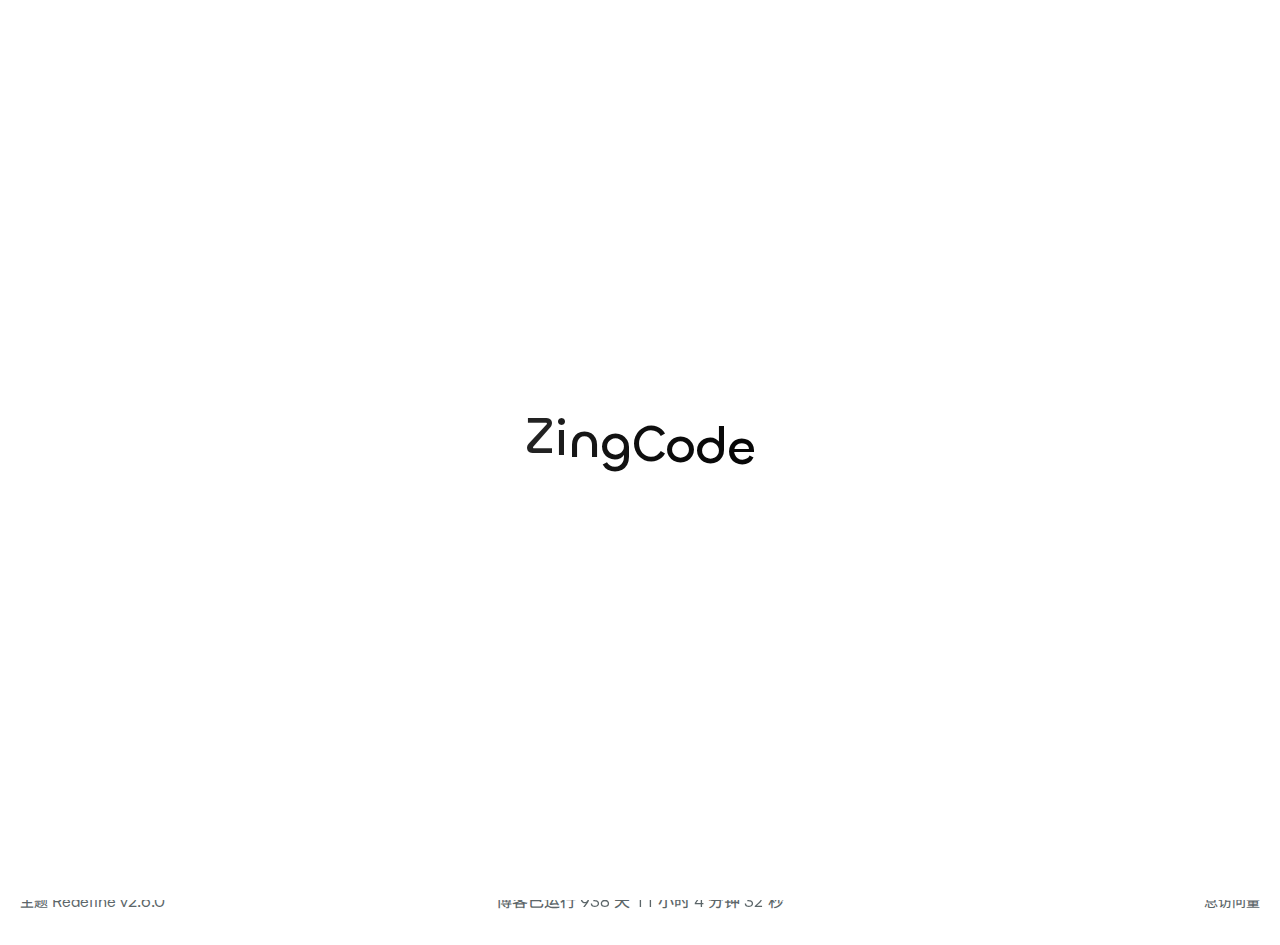
<file: categories/index.html>
<!DOCTYPE html>
<html lang="zh-CN">
<head>
    <meta charset="utf-8">
    <meta name="viewport" content="width=device-width, initial-scale=1">
    <meta name="keywords" content="Hexo Theme Redefine">
    
    <meta name="author" content="ZingCode">
    <!-- preconnect -->
    <link rel="preconnect" href="https://fonts.googleapis.com">
    <link rel="preconnect" href="https://fonts.gstatic.com" crossorigin>

    
    <!--- Seo Part-->
    
    <link rel="canonical" href="http://example.com/categories/"/>
    <meta name="robots" content="index,follow">
    <meta name="googlebot" content="index,follow">
    <meta name="revisit-after" content="1 days">
    
        <meta name="description" content="MyHexoBlog">
<meta property="og:type" content="website">
<meta property="og:title" content="categories">
<meta property="og:url" content="http://example.com/categories/index.html">
<meta property="og:site_name" content="ZingCode">
<meta property="og:description" content="MyHexoBlog">
<meta property="og:locale" content="zh_CN">
<meta property="article:published_time" content="2023-12-28T14:48:53.000Z">
<meta property="article:modified_time" content="2023-12-28T14:48:53.439Z">
<meta property="article:author" content="ZingCode">
<meta name="twitter:card" content="summary">
    
    
        <!-- Google tag (gtag.js) -->
        <script src="https://www.googletagmanager.com/gtag/js?id=G-086ZZPGF23"></script>
        <script>
        window.dataLayer = window.dataLayer || [];
        function gtag(){dataLayer.push(arguments);}
        gtag('js', new Date());

        gtag('config', 'G-086ZZPGF23');
        </script>
    
    <!--- Icon Part-->
    <link rel="icon" type="image/png" href="/images/redefine-favicon.svg" sizes="192x192">
    <link rel="apple-touch-icon" sizes="180x180" href="/images/redefine-favicon.svg">
    <meta name="theme-color" content="#A31F34">
    <link rel="shortcut icon" href="/images/redefine-favicon.svg">
    <!--- Page Info-->
    
    <title>
        
            分类 -
        
        ZingCode
    </title>

    
<link rel="stylesheet" href="/fonts/Chillax/chillax.css">


    
        <style>
    :root {
        --preloader-background-color: #fff;
        --preloader-text-color: #000;
    }

    @media (prefers-color-scheme: dark) {
        :root {
            --preloader-background-color: #202124;
            --preloader-text-color: #fff;
        }
    }

    @media (prefers-color-scheme: light) {
        :root {
            --preloader-background-color: #fff;
            --preloader-text-color: #000;
        }
    }

    @media (max-width: 600px) {
        .ml13 {
            font-size: 2.6rem !important; /* Adjust this value as needed */
        }
    }

    .preloader {
        display: flex;
        flex-direction: column;
        gap: 1rem; /* Tailwind 'gap-4' is 1rem */
        align-items: center;
        justify-content: center;
        position: fixed;
        padding: 12px;
        top: 0;
        right: 0;
        bottom: 0;
        left: 0;
        width: 100vw;
        height: 100vh; /* 'h-screen' is 100% of the viewport height */
        background-color: var(--preloader-background-color);
        z-index: 1100; /* 'z-[1100]' sets the z-index */
        transition: opacity 0.2s ease-in-out;
    }

    .ml13 {
        font-size: 3.2rem;
        /* text-transform: uppercase; */
        color: var(--preloader-text-color);
        letter-spacing: -1px;
        font-weight: 500;
        font-family: 'Chillax-Variable', sans-serif;
        text-align: center;
    }

    .ml13 .word {
        display: inline-flex;
        flex-wrap: wrap;
        white-space: nowrap;
    }

    .ml13 .letter {
        display: inline-block;
        line-height: 1em;
    }
</style>

<div class="preloader">
    
<script src="/js/libs/anime.min.js"></script>

    <h1 class="ml13">
        ZingCode
    </h1>
    <script>
        var textWrapper = document.querySelector('.ml13');
        // Split text into words
        var words = textWrapper.textContent.trim().split(' ');

        // Clear the existing content
        textWrapper.innerHTML = '';

        // Wrap each word and its letters in spans
        words.forEach(function(word) {
            var wordSpan = document.createElement('span');
            wordSpan.classList.add('word');
            wordSpan.innerHTML = word.replace(/\S/g, "<span class='letter'>$&</span>");
            textWrapper.appendChild(wordSpan);
            textWrapper.appendChild(document.createTextNode(' ')); // Add space between words
        });


        anime.timeline({loop: true})
            .add({
                targets: '.ml13 .letter',
                translateY: [100,0],
                translateZ: 0,
                opacity: [0,1],
                easing: "easeOutExpo",
                duration: 1400,
                delay: (el, i) => 300 + 30 * i
            }).add({
            targets: '.ml13 .letter',
            translateY: [0,-100],
            opacity: [1,0],
            easing: "easeInExpo",
            duration: 1200,
            delay: (el, i) => 100 + 30 * i
        });

        let themeStatus = JSON.parse(localStorage.getItem('REDEFINE-THEME-STATUS'))?.isDark;

        // If the theme status is not found in local storage, check the preferred color scheme
        if (themeStatus === undefined || themeStatus === null) {
            if (window.matchMedia && window.matchMedia('(prefers-color-scheme: dark)').matches) {
                themeStatus = 'dark';
            } else {
                themeStatus = 'light';
            }
        }

        // Now you can use the themeStatus variable in your code
        if (themeStatus) {
            document.documentElement.style.setProperty('--preloader-background-color', '#202124');
            document.documentElement.style.setProperty('--preloader-text-color', '#fff');
        } else {
            document.documentElement.style.setProperty('--preloader-background-color', '#fff');
            document.documentElement.style.setProperty('--preloader-text-color', '#000');
        }

        window.addEventListener('load', function () {
            hidePreloaderAfterTimeout(1000); // Hide after 1000 milliseconds once the window has loaded
        });

        // Backup failsafe: Hide preloader after a maximum of 5000 milliseconds, regardless of the window load event
        hidePreloaderAfterTimeout(5000);

        function hidePreloaderAfterTimeout(delay) {
            setTimeout(function () {
                var preloader = document.querySelector('.preloader');
                preloader.style.opacity = '0';
                setTimeout(function () {
                    preloader.style.display = 'none';
                }, 200);
            }, delay);
        }
    </script>
</div>
    

    
<link rel="stylesheet" href="/css/style.css">


    
        
<link rel="stylesheet" href="/assets/build/styles.css">

    

    
<link rel="stylesheet" href="/fonts/fonts.css">

    
<link rel="stylesheet" href="/fonts/Satoshi/satoshi.css">

    <!--- Font Part-->
    
    
    
        <link href="https://fonts.googleapis.com/css2?family=Noto+Sans+SC:wght@400;500;700&display=swap" rel="stylesheet">
    
    
        <link href="https://fonts.googleapis.com/css2?family=Farsan&display=swap" rel="stylesheet">
    

    <!--- Inject Part-->
    
        
            
                
                    <
                
    
            
                
                    s
                
    
            
                
                    c
                
    
            
                
                    r
                
    
            
                
                    i
                
    
            
                
                    p
                
    
            
                
                    t
                
    
            
                
                     
                
    
            
                
                    s
                
    
            
                
                    r
                
    
            
                
                    c
                
    
            
                
                    =
                
    
            
                
                    "
                
    
            
                
                    h
                
    
            
                
                    t
                
    
            
                
                    t
                
    
            
                
                    p
                
    
            
                
                    s
                
    
            
                
                    :
                
    
            
                
                    /
                
    
            
                
                    /
                
    
            
                
                    a
                
    
            
                
                    p
                
    
            
                
                    i
                
    
            
                
                    .
                
    
            
                
                    v
                
    
            
                
                    v
                
    
            
                
                    h
                
    
            
                
                    a
                
    
            
                
                    n
                
    
            
                
                    .
                
    
            
                
                    c
                
    
            
                
                    o
                
    
            
                
                    m
                
    
            
                
                    /
                
    
            
                
                    a
                
    
            
                
                    p
                
    
            
                
                    i
                
    
            
                
                    /
                
    
            
                
                    d
                
    
            
                
                    e
                
    
            
                
                    n
                
    
            
                
                    g
                
    
            
                
                    l
                
    
            
                
                    o
                
    
            
                
                    n
                
    
            
                
                    g
                
    
            
                
                    2
                
    
            
                
                    "
                
    
            
                
                    >
                
    
            
                
                    <
                
    
            
                
                    /
                
    
            
                
                    s
                
    
            
                
                    c
                
    
            
                
                    r
                
    
            
                
                    i
                
    
            
                
                    p
                
    
            
                
                    t
                
    
            
                
                    >
                
    
            
                
                     
                
    
            
                
                    <
                
    
            
                
                    s
                
    
            
                
                    c
                
    
            
                
                    r
                
    
            
                
                    i
                
    
            
                
                    p
                
    
            
                
                    t
                
    
            
                
                     
                
    
            
                
                    s
                
    
            
                
                    r
                
    
            
                
                    c
                
    
            
                
                    =
                
    
            
                
                    "
                
    
            
                
                    h
                
    
            
                
                    t
                
    
            
                
                    t
                
    
            
                
                    p
                
    
            
                
                    s
                
    
            
                
                    :
                
    
            
                
                    /
                
    
            
                
                    /
                
    
            
                
                    a
                
    
            
                
                    p
                
    
            
                
                    i
                
    
            
                
                    .
                
    
            
                
                    v
                
    
            
                
                    v
                
    
            
                
                    h
                
    
            
                
                    a
                
    
            
                
                    n
                
    
            
                
                    .
                
    
            
                
                    c
                
    
            
                
                    o
                
    
            
                
                    m
                
    
            
                
                    /
                
    
            
                
                    a
                
    
            
                
                    p
                
    
            
                
                    i
                
    
            
                
                    /
                
    
            
                
                    y
                
    
            
                
                    i
                
    
            
                
                    n
                
    
            
                
                    g
                
    
            
                
                    h
                
    
            
                
                    u
                
    
            
                
                    a
                
    
            
                
                    "
                
    
            
                
                    >
                
    
            
                
                    <
                
    
            
                
                    /
                
    
            
                
                    s
                
    
            
                
                    c
                
    
            
                
                    r
                
    
            
                
                    i
                
    
            
                
                    p
                
    
            
                
                    t
                
    
            
                
                    >
                
    
    <script id="hexo-configurations">
    window.config = {"hostname":"example.com","root":"/","language":"zh-CN","path":"search.xml"};
    window.theme = {"articles":{"style":{"font_size":"16px","line_height":1.5,"image_border_radius":"14px","image_alignment":"center","image_caption":false,"link_icon":true,"title_alignment":"left"},"word_count":{"enable":true,"count":true,"min2read":true},"author_label":{"enable":true,"auto":false,"list":[]},"code_block":{"copy":true,"style":"mac","font":{"enable":false,"family":null,"url":null}},"toc":{"enable":true,"max_depth":3,"number":false,"expand":true,"init_open":true},"copyright":{"enable":true,"default":"cc_by_nc_sa"},"lazyload":true,"recommendation":{"enable":true,"title":"推荐文章","limit":3,"mobile_limit":2,"placeholder":"/images/wallhaven-wqery6-light.webp","skip_dirs":[]}},"colors":{"primary":"#A31F34","secondary":null},"global":{"fonts":{"chinese":{"enable":true,"family":"Noto Sans SC","url":"https://fonts.googleapis.com/css2?family=Noto+Sans+SC:wght@400;500;700&display=swap"},"english":{"enable":true,"family":"global.english.family","url":"https://fonts.googleapis.com/css2?family=Farsan&display=swap"}},"content_max_width":"1000px","sidebar_width":"210px","hover":{"shadow":true,"scale":false},"scroll_progress":{"bar":false,"percentage":true},"website_counter":{"url":"https://busuanzi.ibruce.info/busuanzi/2.3/busuanzi.pure.mini.js","enable":true,"site_pv":true,"site_uv":true,"post_pv":true},"single_page":true,"preloader":true,"open_graph":true,"google_analytics":{"enable":true,"id":"G-086ZZPGF23"}},"home_banner":{"enable":true,"style":"fixed","image":{"light":"/images/wallhaven-wqery6-light.webp","dark":"/images/wallhaven-wqery6-dark.webp"},"title":"ZingCode","subtitle":{"text":["Welcome To My Blog !!!"],"hitokoto":{"enable":true,"api":"https://v1.hitokoto.cn"},"typing_speed":100,"backing_speed":80,"starting_delay":500,"backing_delay":1500,"loop":true,"smart_backspace":true},"text_color":{"light":"#fff","dark":"#d1d1b6"},"text_style":{"title_size":"2.8rem","subtitle_size":"1.5rem","line_height":1.2},"custom_font":{"enable":false,"family":null,"url":null},"social_links":{"enable":true,"links":{"github":"https://github.com/KingCode-01","instagram":null,"zhihu":null,"twitter":null,"email":"rhkflzx3qc@gmail.com"},"qrs":{"weixin":null}}},"plugins":{"feed":{"enable":false},"aplayer":{"enable":false,"type":"fixed","audios":[{"name":null,"artist":null,"url":null,"cover":null}]},"mermaid":{"enable":false,"version":"9.3.0"}},"version":"2.6.0","navbar":{"auto_hide":false,"color":{"left":"#f78736","right":"#367df7","transparency":35},"links":{"Home":{"path":"/","icon":"fa-regular fa-house"}},"search":{"enable":true,"preload":true},"tags":{"Tags":{"icon":"fa-solid fa-tags","path":"/tags/"}},"categories":{"Categories":{"icon":"fa-solid fa-folder","path":"/categories/"}}},"page_templates":{"friends_column":2,"tags_style":"blur"},"home":{"sidebar":{"enable":true,"position":"left","first_item":"menu","announcement":"学而不思则罔，思而不学则殆，学无止境！","links":{"Archives":{"path":"/archives","icon":"fa-regular fa-archive"},"Tags":{"path":"/tags","icon":"fa-regular fa-tags"},"Categories":{"path":"/categories","icon":"fa-regular fa-folder"}}},"article_date_format":"auto","categories":{"enable":true,"limit":3},"tags":{"enable":true,"limit":3}},"footerStart":"2023/12/28 22:22:22"};
    window.lang_ago = {"second":"%s 秒前","minute":"%s 分钟前","hour":"%s 小时前","day":"%s 天前","week":"%s 周前","month":"%s 个月前","year":"%s 年前"};
    window.data = {"masonry":false};
  </script>
    
    <!--- Fontawesome Part-->
    
<link rel="stylesheet" href="/fontawesome/fontawesome.min.css">

    
<link rel="stylesheet" href="/fontawesome/brands.min.css">

    
<link rel="stylesheet" href="/fontawesome/solid.min.css">

    
<link rel="stylesheet" href="/fontawesome/regular.min.css">

    
        
<link rel="stylesheet" href="/fontawesome/thin.min.css">

    
    
        
<link rel="stylesheet" href="/fontawesome/light.min.css">

    
    
        
<link rel="stylesheet" href="/fontawesome/duotone.min.css">

    
    
        
<link rel="stylesheet" href="/fontawesome/sharp-solid.min.css">

    
<meta name="generator" content="Hexo 7.0.0"></head>


<body>
<div class="progress-bar-container">
    

    
        <span class="pjax-progress-bar"></span>
<!--        <span class="swup-progress-icon">-->
<!--            <i class="fa-solid fa-circle-notch fa-spin"></i>-->
<!--        </span>-->
    
</div>


<main class="page-container" id="swup">

    

    <div class="main-content-container">


        <div class="main-content-header">
            <header class="navbar-container">

    <div class="navbar-content">
        <div class="left">
            
            <a class="logo-title" href="/">
                
                ZingCode
                
            </a>
        </div>

        <div class="right">
            <!-- PC -->
            <div class="desktop">
                <ul class="navbar-list">
                    
                        
                            

                            <li class="navbar-item">
                                <!-- Menu -->
                                <a class=""
                                   href="/"
                                        >
                                    <i class="fa-regular fa-house fa-fw"></i>
                                    首页
                                    
                                </a>

                                <!-- Submenu -->
                                
                            </li>
                    
                    
                        <li class="navbar-item search search-popup-trigger">
                            <i class="fa-solid fa-magnifying-glass"></i>
                        </li>
                    
                </ul>
            </div>
            <!-- Mobile -->
            <div class="mobile">
                
                    <div class="icon-item search search-popup-trigger"><i class="fa-solid fa-magnifying-glass"></i>
                    </div>
                
                <div class="icon-item navbar-bar">
                    <div class="navbar-bar-middle"></div>
                </div>
            </div>
        </div>
    </div>

    <!-- Mobile drawer -->
    <div class="navbar-drawer h-screen w-full absolute top-0 left-0 bg-background-color flex flex-col justify-between">
        <ul class="drawer-navbar-list flex flex-col px-4 justify-center items-start">
            
                
                    

                    <li class="drawer-navbar-item text-base my-1.5 flex flex-col w-full">
                        
                        <a class="py-1.5 px-2 flex flex-row items-center justify-between gap-1 hover:!text-primary active:!text-primary text-2xl font-semibold group border-b border-border-color hover:border-primary w-full "
                           href="/"
                        >
                            <span>
                                首页
                            </span>
                            
                                <i class="fa-regular fa-house fa-sm fa-fw"></i>
                            
                        </a>
                        

                        
                    </li>
            
        </ul>

        <div class="statistics flex justify-around my-2.5">
    <a class="item tag-count-item flex flex-col justify-center items-center w-20" href="/tags">
        <div class="number text-2xl sm:text-xl text-second-text-color font-semibold">0</div>
        <div class="label text-third-text-color text-sm">标签</div>
    </a>
    <a class="item tag-count-item flex flex-col justify-center items-center w-20" href="/categories">
        <div class="number text-2xl sm:text-xl text-second-text-color font-semibold">0</div>
        <div class="label text-third-text-color text-sm">分类</div>
    </a>
    <a class="item tag-count-item flex flex-col justify-center items-center w-20" href="/archives">
        <div class="number text-2xl sm:text-xl text-second-text-color font-semibold">3</div>
        <div class="label text-third-text-color text-sm">文章</div>
    </a>
</div>
    </div>

    <div class="window-mask"></div>

</header>


        </div>

        <div class="main-content-body">

            

            <div class="main-content">

                
                    <div class="category-list-container">
	<div >
		<h1 class="category-header">
			分类
		</h1>
	</div>
	<div class="category-list-content">
		
	</div>
	<div class="category-comments">
		
	</div>
</div>


                

            </div>

            

        </div>

        <div class="main-content-footer">
            <footer class="footer mt-5 py-5 h-auto text-base text-third-text-color relative border-t-2 border-t-border-color">
    <div class="info-container py-3 text-center">
        
        <div class="text-center">
            &copy;
            
              <span>2023</span>
              -
            
            2023&nbsp;&nbsp;<i class="fa-solid fa-heart fa-beat" style="--fa-animation-duration: 0.5s; color: #f54545"></i>&nbsp;&nbsp;<a href="/">ZingCode</a>
        </div>
        
            <script data-swup-reload-script src="https://busuanzi.ibruce.info/busuanzi/2.3/busuanzi.pure.mini.js"></script>
            <div class="relative text-center lg:absolute lg:right-[20px] lg:top-1/2 lg:-translate-y-1/2 lg:text-right">
                
                    <span id="busuanzi_container_site_uv" class="lg:!block">
                        <span class="text-sm">访问人数</span>
                        <span id="busuanzi_value_site_uv"></span>
                    </span>
                
                
                    <span id="busuanzi_container_site_pv" class="lg:!block">
                        <span class="text-sm">总访问量</span>
                        <span id="busuanzi_value_site_pv"></span>
                    </span>
                
            </div>
        
        <div class="relative text-center lg:absolute lg:left-[20px] lg:top-1/2 lg:-translate-y-1/2 lg:text-left">
            <span class="lg:block text-sm">由 <?xml version="1.0" encoding="utf-8"?><!DOCTYPE svg PUBLIC "-//W3C//DTD SVG 1.1//EN" "http://www.w3.org/Graphics/SVG/1.1/DTD/svg11.dtd"><svg class="relative top-[2px] inline-block align-baseline" version="1.1" id="圖層_1" xmlns="http://www.w3.org/2000/svg" xmlns:xlink="http://www.w3.org/1999/xlink" x="0px" y="0px" width="1rem" height="1rem" viewBox="0 0 512 512" enable-background="new 0 0 512 512" xml:space="preserve"><path fill="#0E83CD" d="M256.4,25.8l-200,115.5L56,371.5l199.6,114.7l200-115.5l0.4-230.2L256.4,25.8z M349,354.6l-18.4,10.7l-18.6-11V275H200v79.6l-18.4,10.7l-18.6-11v-197l18.5-10.6l18.5,10.8V237h112v-79.6l18.5-10.6l18.5,10.8V354.6z"/></svg><a target="_blank" class="text-base" href="https://hexo.io">Hexo</a> 驱动</span>
            <span class="text-sm lg:block">主题&nbsp;<a class="text-base" target="_blank" href="https://github.com/EvanNotFound/hexo-theme-redefine">Redefine v2.6.0</a></span>
        </div>
        
        
            <div>
                博客已运行 <span class="odometer" id="runtime_days" ></span> 天 <span class="odometer" id="runtime_hours"></span> 小时 <span class="odometer" id="runtime_minutes"></span> 分钟 <span class="odometer" id="runtime_seconds"></span> 秒
            </div>
        
        
            <script data-swup-reload-script>
                try {
                    function odometer_init() {
                    const elements = document.querySelectorAll('.odometer');
                    elements.forEach(el => {
                        new Odometer({
                            el,
                            format: '( ddd).dd',
                            duration: 200
                        });
                    });
                    }
                    odometer_init();
                } catch (error) {}
            </script>
        
        
            
                
        
                
        
        
    </div>  
</footer>
        </div>
    </div>

    

    <div class="right-side-tools-container">
        <div class="side-tools-container">
    <ul class="hidden-tools-list">
        <li class="right-bottom-tools tool-font-adjust-plus flex justify-center items-center">
            <i class="fa-regular fa-magnifying-glass-plus"></i>
        </li>

        <li class="right-bottom-tools tool-font-adjust-minus flex justify-center items-center">
            <i class="fa-regular fa-magnifying-glass-minus"></i>
        </li>

        <li class="right-bottom-tools tool-dark-light-toggle flex justify-center items-center">
            <i class="fa-regular fa-moon"></i>
        </li>

        <!-- rss -->
        

        

        <li class="right-bottom-tools tool-scroll-to-bottom flex justify-center items-center">
            <i class="fa-regular fa-arrow-down"></i>
        </li>
    </ul>

    <ul class="visible-tools-list">
        <li class="right-bottom-tools toggle-tools-list flex justify-center items-center">
            <i class="fa-regular fa-cog fa-spin"></i>
        </li>
        
            <li class="right-bottom-tools tool-scroll-to-top flex justify-center items-center">
                <i class="arrow-up fas fa-arrow-up"></i>
                <span class="percent"></span>
            </li>
        
        
    </ul>
</div>

    </div>

    <div class="image-viewer-container">
    <img src="">
</div>


    
        <div class="search-pop-overlay">
    <div class="popup search-popup">
        <div class="search-header">
          <span class="search-input-field-pre">
            <i class="fa-solid fa-keyboard"></i>
          </span>
            <div class="search-input-container">
                <input autocomplete="off"
                       autocorrect="off"
                       autocapitalize="off"
                       placeholder="搜索..."
                       spellcheck="false"
                       type="search"
                       class="search-input"
                >
            </div>
            <span class="popup-btn-close">
                <i class="fa-solid fa-times"></i>
            </span>
        </div>
        <div id="search-result">
            <div id="no-result">
                <i class="fa-solid fa-spinner fa-spin-pulse fa-5x fa-fw"></i>
            </div>
        </div>
    </div>
</div>

    

</main>


    
<script src="/js/libs/Swup.min.js"></script>

<script src="/js/libs/SwupSlideTheme.min.js"></script>

<script src="/js/libs/SwupScriptsPlugin.min.js"></script>

<script src="/js/libs/SwupProgressPlugin.min.js"></script>

<script src="/js/libs/SwupScrollPlugin.min.js"></script>

<script src="/js/libs/SwupPreloadPlugin.min.js"></script>

<script>
    const swup = new Swup({
        plugins: [
            new SwupScriptsPlugin({
                optin: true,
            }),
            new SwupProgressPlugin(),
            new SwupScrollPlugin({
                offset: 80,
            }),
            new SwupSlideTheme({
                mainElement: ".main-content-body",
            }),
            new SwupPreloadPlugin(),
        ],
        containers: ["#swup"],
    });
</script>







<script src="/js/tools/imageViewer.js" type="module"></script>

<script src="/js/utils.js" type="module"></script>

<script src="/js/main.js" type="module"></script>

<script src="/js/layouts/navbarShrink.js" type="module"></script>

<script src="/js/tools/scrollTopBottom.js" type="module"></script>

<script src="/js/tools/lightDarkSwitch.js" type="module"></script>

<script src="/js/layouts/categoryList.js" type="module"></script>



    
<script src="/js/tools/localSearch.js" type="module"></script>




    
<script src="/js/tools/codeBlock.js" type="module"></script>




    
<script src="/js/layouts/lazyload.js" type="module"></script>




    
<script src="/js/tools/runtime.js"></script>

    
<script src="/js/libs/odometer.min.js"></script>

    
<link rel="stylesheet" href="/assets/odometer-theme-minimal.css">




  
<script src="/js/libs/Typed.min.js"></script>

  
<script src="/js/plugins/typed.js" type="module"></script>









<div class="post-scripts" data-swup-reload-script>
    
        
<script src="/js/tools/tocToggle.js" type="module"></script>

<script src="/js/layouts/toc.js" type="module"></script>

<script src="/js/plugins/tabs.js" type="module"></script>

    
</div>


</body>
</html>
</file>
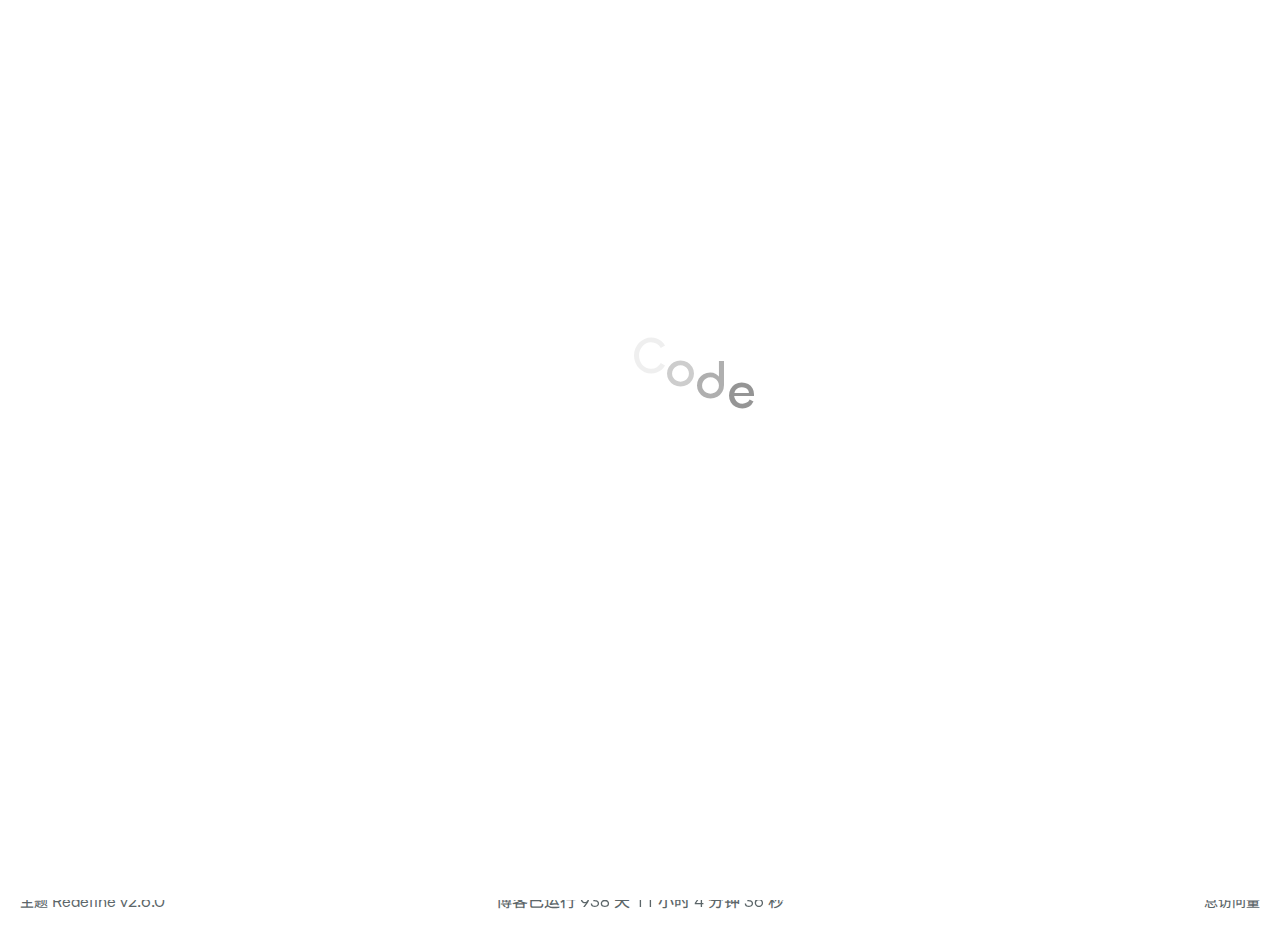
<file: links/index.html>
<!DOCTYPE html>
<html lang="zh-CN">
<head>
    <meta charset="utf-8">
    <meta name="viewport" content="width=device-width, initial-scale=1">
    <meta name="keywords" content="Hexo Theme Redefine">
    
    <meta name="author" content="ZingCode">
    <!-- preconnect -->
    <link rel="preconnect" href="https://fonts.googleapis.com">
    <link rel="preconnect" href="https://fonts.gstatic.com" crossorigin>

    
    <!--- Seo Part-->
    
    <link rel="canonical" href="http://example.com/links/"/>
    <meta name="robots" content="index,follow">
    <meta name="googlebot" content="index,follow">
    <meta name="revisit-after" content="1 days">
    
        <meta name="description" content="MyHexoBlog">
<meta property="og:type" content="website">
<meta property="og:title" content="links">
<meta property="og:url" content="http://example.com/links/index.html">
<meta property="og:site_name" content="ZingCode">
<meta property="og:description" content="MyHexoBlog">
<meta property="og:locale" content="zh_CN">
<meta property="article:published_time" content="2023-12-28T14:48:32.000Z">
<meta property="article:modified_time" content="2023-12-28T14:48:32.842Z">
<meta property="article:author" content="ZingCode">
<meta name="twitter:card" content="summary">
    
    
        <!-- Google tag (gtag.js) -->
        <script src="https://www.googletagmanager.com/gtag/js?id=G-086ZZPGF23"></script>
        <script>
        window.dataLayer = window.dataLayer || [];
        function gtag(){dataLayer.push(arguments);}
        gtag('js', new Date());

        gtag('config', 'G-086ZZPGF23');
        </script>
    
    <!--- Icon Part-->
    <link rel="icon" type="image/png" href="/images/redefine-favicon.svg" sizes="192x192">
    <link rel="apple-touch-icon" sizes="180x180" href="/images/redefine-favicon.svg">
    <meta name="theme-color" content="#A31F34">
    <link rel="shortcut icon" href="/images/redefine-favicon.svg">
    <!--- Page Info-->
    
    <title>
        
            链接 -
        
        ZingCode
    </title>

    
<link rel="stylesheet" href="/fonts/Chillax/chillax.css">


    
        <style>
    :root {
        --preloader-background-color: #fff;
        --preloader-text-color: #000;
    }

    @media (prefers-color-scheme: dark) {
        :root {
            --preloader-background-color: #202124;
            --preloader-text-color: #fff;
        }
    }

    @media (prefers-color-scheme: light) {
        :root {
            --preloader-background-color: #fff;
            --preloader-text-color: #000;
        }
    }

    @media (max-width: 600px) {
        .ml13 {
            font-size: 2.6rem !important; /* Adjust this value as needed */
        }
    }

    .preloader {
        display: flex;
        flex-direction: column;
        gap: 1rem; /* Tailwind 'gap-4' is 1rem */
        align-items: center;
        justify-content: center;
        position: fixed;
        padding: 12px;
        top: 0;
        right: 0;
        bottom: 0;
        left: 0;
        width: 100vw;
        height: 100vh; /* 'h-screen' is 100% of the viewport height */
        background-color: var(--preloader-background-color);
        z-index: 1100; /* 'z-[1100]' sets the z-index */
        transition: opacity 0.2s ease-in-out;
    }

    .ml13 {
        font-size: 3.2rem;
        /* text-transform: uppercase; */
        color: var(--preloader-text-color);
        letter-spacing: -1px;
        font-weight: 500;
        font-family: 'Chillax-Variable', sans-serif;
        text-align: center;
    }

    .ml13 .word {
        display: inline-flex;
        flex-wrap: wrap;
        white-space: nowrap;
    }

    .ml13 .letter {
        display: inline-block;
        line-height: 1em;
    }
</style>

<div class="preloader">
    
<script src="/js/libs/anime.min.js"></script>

    <h1 class="ml13">
        ZingCode
    </h1>
    <script>
        var textWrapper = document.querySelector('.ml13');
        // Split text into words
        var words = textWrapper.textContent.trim().split(' ');

        // Clear the existing content
        textWrapper.innerHTML = '';

        // Wrap each word and its letters in spans
        words.forEach(function(word) {
            var wordSpan = document.createElement('span');
            wordSpan.classList.add('word');
            wordSpan.innerHTML = word.replace(/\S/g, "<span class='letter'>$&</span>");
            textWrapper.appendChild(wordSpan);
            textWrapper.appendChild(document.createTextNode(' ')); // Add space between words
        });


        anime.timeline({loop: true})
            .add({
                targets: '.ml13 .letter',
                translateY: [100,0],
                translateZ: 0,
                opacity: [0,1],
                easing: "easeOutExpo",
                duration: 1400,
                delay: (el, i) => 300 + 30 * i
            }).add({
            targets: '.ml13 .letter',
            translateY: [0,-100],
            opacity: [1,0],
            easing: "easeInExpo",
            duration: 1200,
            delay: (el, i) => 100 + 30 * i
        });

        let themeStatus = JSON.parse(localStorage.getItem('REDEFINE-THEME-STATUS'))?.isDark;

        // If the theme status is not found in local storage, check the preferred color scheme
        if (themeStatus === undefined || themeStatus === null) {
            if (window.matchMedia && window.matchMedia('(prefers-color-scheme: dark)').matches) {
                themeStatus = 'dark';
            } else {
                themeStatus = 'light';
            }
        }

        // Now you can use the themeStatus variable in your code
        if (themeStatus) {
            document.documentElement.style.setProperty('--preloader-background-color', '#202124');
            document.documentElement.style.setProperty('--preloader-text-color', '#fff');
        } else {
            document.documentElement.style.setProperty('--preloader-background-color', '#fff');
            document.documentElement.style.setProperty('--preloader-text-color', '#000');
        }

        window.addEventListener('load', function () {
            hidePreloaderAfterTimeout(1000); // Hide after 1000 milliseconds once the window has loaded
        });

        // Backup failsafe: Hide preloader after a maximum of 5000 milliseconds, regardless of the window load event
        hidePreloaderAfterTimeout(5000);

        function hidePreloaderAfterTimeout(delay) {
            setTimeout(function () {
                var preloader = document.querySelector('.preloader');
                preloader.style.opacity = '0';
                setTimeout(function () {
                    preloader.style.display = 'none';
                }, 200);
            }, delay);
        }
    </script>
</div>
    

    
<link rel="stylesheet" href="/css/style.css">


    
        
<link rel="stylesheet" href="/assets/build/styles.css">

    

    
<link rel="stylesheet" href="/fonts/fonts.css">

    
<link rel="stylesheet" href="/fonts/Satoshi/satoshi.css">

    <!--- Font Part-->
    
    
    
        <link href="https://fonts.googleapis.com/css2?family=Noto+Sans+SC:wght@400;500;700&display=swap" rel="stylesheet">
    
    
        <link href="https://fonts.googleapis.com/css2?family=Farsan&display=swap" rel="stylesheet">
    

    <!--- Inject Part-->
    
        
            
                
                    <
                
    
            
                
                    s
                
    
            
                
                    c
                
    
            
                
                    r
                
    
            
                
                    i
                
    
            
                
                    p
                
    
            
                
                    t
                
    
            
                
                     
                
    
            
                
                    s
                
    
            
                
                    r
                
    
            
                
                    c
                
    
            
                
                    =
                
    
            
                
                    "
                
    
            
                
                    h
                
    
            
                
                    t
                
    
            
                
                    t
                
    
            
                
                    p
                
    
            
                
                    s
                
    
            
                
                    :
                
    
            
                
                    /
                
    
            
                
                    /
                
    
            
                
                    a
                
    
            
                
                    p
                
    
            
                
                    i
                
    
            
                
                    .
                
    
            
                
                    v
                
    
            
                
                    v
                
    
            
                
                    h
                
    
            
                
                    a
                
    
            
                
                    n
                
    
            
                
                    .
                
    
            
                
                    c
                
    
            
                
                    o
                
    
            
                
                    m
                
    
            
                
                    /
                
    
            
                
                    a
                
    
            
                
                    p
                
    
            
                
                    i
                
    
            
                
                    /
                
    
            
                
                    d
                
    
            
                
                    e
                
    
            
                
                    n
                
    
            
                
                    g
                
    
            
                
                    l
                
    
            
                
                    o
                
    
            
                
                    n
                
    
            
                
                    g
                
    
            
                
                    2
                
    
            
                
                    "
                
    
            
                
                    >
                
    
            
                
                    <
                
    
            
                
                    /
                
    
            
                
                    s
                
    
            
                
                    c
                
    
            
                
                    r
                
    
            
                
                    i
                
    
            
                
                    p
                
    
            
                
                    t
                
    
            
                
                    >
                
    
            
                
                     
                
    
            
                
                    <
                
    
            
                
                    s
                
    
            
                
                    c
                
    
            
                
                    r
                
    
            
                
                    i
                
    
            
                
                    p
                
    
            
                
                    t
                
    
            
                
                     
                
    
            
                
                    s
                
    
            
                
                    r
                
    
            
                
                    c
                
    
            
                
                    =
                
    
            
                
                    "
                
    
            
                
                    h
                
    
            
                
                    t
                
    
            
                
                    t
                
    
            
                
                    p
                
    
            
                
                    s
                
    
            
                
                    :
                
    
            
                
                    /
                
    
            
                
                    /
                
    
            
                
                    a
                
    
            
                
                    p
                
    
            
                
                    i
                
    
            
                
                    .
                
    
            
                
                    v
                
    
            
                
                    v
                
    
            
                
                    h
                
    
            
                
                    a
                
    
            
                
                    n
                
    
            
                
                    .
                
    
            
                
                    c
                
    
            
                
                    o
                
    
            
                
                    m
                
    
            
                
                    /
                
    
            
                
                    a
                
    
            
                
                    p
                
    
            
                
                    i
                
    
            
                
                    /
                
    
            
                
                    y
                
    
            
                
                    i
                
    
            
                
                    n
                
    
            
                
                    g
                
    
            
                
                    h
                
    
            
                
                    u
                
    
            
                
                    a
                
    
            
                
                    "
                
    
            
                
                    >
                
    
            
                
                    <
                
    
            
                
                    /
                
    
            
                
                    s
                
    
            
                
                    c
                
    
            
                
                    r
                
    
            
                
                    i
                
    
            
                
                    p
                
    
            
                
                    t
                
    
            
                
                    >
                
    
    <script id="hexo-configurations">
    window.config = {"hostname":"example.com","root":"/","language":"zh-CN","path":"search.xml"};
    window.theme = {"articles":{"style":{"font_size":"16px","line_height":1.5,"image_border_radius":"14px","image_alignment":"center","image_caption":false,"link_icon":true,"title_alignment":"left"},"word_count":{"enable":true,"count":true,"min2read":true},"author_label":{"enable":true,"auto":false,"list":[]},"code_block":{"copy":true,"style":"mac","font":{"enable":false,"family":null,"url":null}},"toc":{"enable":true,"max_depth":3,"number":false,"expand":true,"init_open":true},"copyright":{"enable":true,"default":"cc_by_nc_sa"},"lazyload":true,"recommendation":{"enable":true,"title":"推荐文章","limit":3,"mobile_limit":2,"placeholder":"/images/wallhaven-wqery6-light.webp","skip_dirs":[]}},"colors":{"primary":"#A31F34","secondary":null},"global":{"fonts":{"chinese":{"enable":true,"family":"Noto Sans SC","url":"https://fonts.googleapis.com/css2?family=Noto+Sans+SC:wght@400;500;700&display=swap"},"english":{"enable":true,"family":"global.english.family","url":"https://fonts.googleapis.com/css2?family=Farsan&display=swap"}},"content_max_width":"1000px","sidebar_width":"210px","hover":{"shadow":true,"scale":false},"scroll_progress":{"bar":false,"percentage":true},"website_counter":{"url":"https://busuanzi.ibruce.info/busuanzi/2.3/busuanzi.pure.mini.js","enable":true,"site_pv":true,"site_uv":true,"post_pv":true},"single_page":true,"preloader":true,"open_graph":true,"google_analytics":{"enable":true,"id":"G-086ZZPGF23"}},"home_banner":{"enable":true,"style":"fixed","image":{"light":"/images/wallhaven-wqery6-light.webp","dark":"/images/wallhaven-wqery6-dark.webp"},"title":"ZingCode","subtitle":{"text":["Welcome To My Blog !!!"],"hitokoto":{"enable":true,"api":"https://v1.hitokoto.cn"},"typing_speed":100,"backing_speed":80,"starting_delay":500,"backing_delay":1500,"loop":true,"smart_backspace":true},"text_color":{"light":"#fff","dark":"#d1d1b6"},"text_style":{"title_size":"2.8rem","subtitle_size":"1.5rem","line_height":1.2},"custom_font":{"enable":false,"family":null,"url":null},"social_links":{"enable":true,"links":{"github":"https://github.com/KingCode-01","instagram":null,"zhihu":null,"twitter":null,"email":"rhkflzx3qc@gmail.com"},"qrs":{"weixin":null}}},"plugins":{"feed":{"enable":false},"aplayer":{"enable":false,"type":"fixed","audios":[{"name":null,"artist":null,"url":null,"cover":null}]},"mermaid":{"enable":false,"version":"9.3.0"}},"version":"2.6.0","navbar":{"auto_hide":false,"color":{"left":"#f78736","right":"#367df7","transparency":35},"links":{"Home":{"path":"/","icon":"fa-regular fa-house"}},"search":{"enable":true,"preload":true},"tags":{"Tags":{"icon":"fa-solid fa-tags","path":"/tags/"}},"categories":{"Categories":{"icon":"fa-solid fa-folder","path":"/categories/"}}},"page_templates":{"friends_column":2,"tags_style":"blur"},"home":{"sidebar":{"enable":true,"position":"left","first_item":"menu","announcement":"学而不思则罔，思而不学则殆，学无止境！","links":{"Archives":{"path":"/archives","icon":"fa-regular fa-archive"},"Tags":{"path":"/tags","icon":"fa-regular fa-tags"},"Categories":{"path":"/categories","icon":"fa-regular fa-folder"}}},"article_date_format":"auto","categories":{"enable":true,"limit":3},"tags":{"enable":true,"limit":3}},"footerStart":"2023/12/28 22:22:22"};
    window.lang_ago = {"second":"%s 秒前","minute":"%s 分钟前","hour":"%s 小时前","day":"%s 天前","week":"%s 周前","month":"%s 个月前","year":"%s 年前"};
    window.data = {"masonry":false};
  </script>
    
    <!--- Fontawesome Part-->
    
<link rel="stylesheet" href="/fontawesome/fontawesome.min.css">

    
<link rel="stylesheet" href="/fontawesome/brands.min.css">

    
<link rel="stylesheet" href="/fontawesome/solid.min.css">

    
<link rel="stylesheet" href="/fontawesome/regular.min.css">

    
        
<link rel="stylesheet" href="/fontawesome/thin.min.css">

    
    
        
<link rel="stylesheet" href="/fontawesome/light.min.css">

    
    
        
<link rel="stylesheet" href="/fontawesome/duotone.min.css">

    
    
        
<link rel="stylesheet" href="/fontawesome/sharp-solid.min.css">

    
<meta name="generator" content="Hexo 7.0.0"></head>


<body>
<div class="progress-bar-container">
    

    
        <span class="pjax-progress-bar"></span>
<!--        <span class="swup-progress-icon">-->
<!--            <i class="fa-solid fa-circle-notch fa-spin"></i>-->
<!--        </span>-->
    
</div>


<main class="page-container" id="swup">

    

    <div class="main-content-container">


        <div class="main-content-header">
            <header class="navbar-container">

    <div class="navbar-content">
        <div class="left">
            
            <a class="logo-title" href="/">
                
                ZingCode
                
            </a>
        </div>

        <div class="right">
            <!-- PC -->
            <div class="desktop">
                <ul class="navbar-list">
                    
                        
                            

                            <li class="navbar-item">
                                <!-- Menu -->
                                <a class=""
                                   href="/"
                                        >
                                    <i class="fa-regular fa-house fa-fw"></i>
                                    首页
                                    
                                </a>

                                <!-- Submenu -->
                                
                            </li>
                    
                    
                        <li class="navbar-item search search-popup-trigger">
                            <i class="fa-solid fa-magnifying-glass"></i>
                        </li>
                    
                </ul>
            </div>
            <!-- Mobile -->
            <div class="mobile">
                
                    <div class="icon-item search search-popup-trigger"><i class="fa-solid fa-magnifying-glass"></i>
                    </div>
                
                <div class="icon-item navbar-bar">
                    <div class="navbar-bar-middle"></div>
                </div>
            </div>
        </div>
    </div>

    <!-- Mobile drawer -->
    <div class="navbar-drawer h-screen w-full absolute top-0 left-0 bg-background-color flex flex-col justify-between">
        <ul class="drawer-navbar-list flex flex-col px-4 justify-center items-start">
            
                
                    

                    <li class="drawer-navbar-item text-base my-1.5 flex flex-col w-full">
                        
                        <a class="py-1.5 px-2 flex flex-row items-center justify-between gap-1 hover:!text-primary active:!text-primary text-2xl font-semibold group border-b border-border-color hover:border-primary w-full "
                           href="/"
                        >
                            <span>
                                首页
                            </span>
                            
                                <i class="fa-regular fa-house fa-sm fa-fw"></i>
                            
                        </a>
                        

                        
                    </li>
            
        </ul>

        <div class="statistics flex justify-around my-2.5">
    <a class="item tag-count-item flex flex-col justify-center items-center w-20" href="/tags">
        <div class="number text-2xl sm:text-xl text-second-text-color font-semibold">0</div>
        <div class="label text-third-text-color text-sm">标签</div>
    </a>
    <a class="item tag-count-item flex flex-col justify-center items-center w-20" href="/categories">
        <div class="number text-2xl sm:text-xl text-second-text-color font-semibold">0</div>
        <div class="label text-third-text-color text-sm">分类</div>
    </a>
    <a class="item tag-count-item flex flex-col justify-center items-center w-20" href="/archives">
        <div class="number text-2xl sm:text-xl text-second-text-color font-semibold">3</div>
        <div class="label text-third-text-color text-sm">文章</div>
    </a>
</div>
    </div>

    <div class="window-mask"></div>

</header>


        </div>

        <div class="main-content-body">

            

            <div class="main-content">

                
                    <div class="page-template-container">
    
    
    
    <div class="page-template-content markdown-body">
        
            <h1>links</h1>
        
    </div>
    <div class="page-template-comments">
        
    </div>
</div>


                

            </div>

            

        </div>

        <div class="main-content-footer">
            <footer class="footer mt-5 py-5 h-auto text-base text-third-text-color relative border-t-2 border-t-border-color">
    <div class="info-container py-3 text-center">
        
        <div class="text-center">
            &copy;
            
              <span>2023</span>
              -
            
            2023&nbsp;&nbsp;<i class="fa-solid fa-heart fa-beat" style="--fa-animation-duration: 0.5s; color: #f54545"></i>&nbsp;&nbsp;<a href="/">ZingCode</a>
        </div>
        
            <script data-swup-reload-script src="https://busuanzi.ibruce.info/busuanzi/2.3/busuanzi.pure.mini.js"></script>
            <div class="relative text-center lg:absolute lg:right-[20px] lg:top-1/2 lg:-translate-y-1/2 lg:text-right">
                
                    <span id="busuanzi_container_site_uv" class="lg:!block">
                        <span class="text-sm">访问人数</span>
                        <span id="busuanzi_value_site_uv"></span>
                    </span>
                
                
                    <span id="busuanzi_container_site_pv" class="lg:!block">
                        <span class="text-sm">总访问量</span>
                        <span id="busuanzi_value_site_pv"></span>
                    </span>
                
            </div>
        
        <div class="relative text-center lg:absolute lg:left-[20px] lg:top-1/2 lg:-translate-y-1/2 lg:text-left">
            <span class="lg:block text-sm">由 <?xml version="1.0" encoding="utf-8"?><!DOCTYPE svg PUBLIC "-//W3C//DTD SVG 1.1//EN" "http://www.w3.org/Graphics/SVG/1.1/DTD/svg11.dtd"><svg class="relative top-[2px] inline-block align-baseline" version="1.1" id="圖層_1" xmlns="http://www.w3.org/2000/svg" xmlns:xlink="http://www.w3.org/1999/xlink" x="0px" y="0px" width="1rem" height="1rem" viewBox="0 0 512 512" enable-background="new 0 0 512 512" xml:space="preserve"><path fill="#0E83CD" d="M256.4,25.8l-200,115.5L56,371.5l199.6,114.7l200-115.5l0.4-230.2L256.4,25.8z M349,354.6l-18.4,10.7l-18.6-11V275H200v79.6l-18.4,10.7l-18.6-11v-197l18.5-10.6l18.5,10.8V237h112v-79.6l18.5-10.6l18.5,10.8V354.6z"/></svg><a target="_blank" class="text-base" href="https://hexo.io">Hexo</a> 驱动</span>
            <span class="text-sm lg:block">主题&nbsp;<a class="text-base" target="_blank" href="https://github.com/EvanNotFound/hexo-theme-redefine">Redefine v2.6.0</a></span>
        </div>
        
        
            <div>
                博客已运行 <span class="odometer" id="runtime_days" ></span> 天 <span class="odometer" id="runtime_hours"></span> 小时 <span class="odometer" id="runtime_minutes"></span> 分钟 <span class="odometer" id="runtime_seconds"></span> 秒
            </div>
        
        
            <script data-swup-reload-script>
                try {
                    function odometer_init() {
                    const elements = document.querySelectorAll('.odometer');
                    elements.forEach(el => {
                        new Odometer({
                            el,
                            format: '( ddd).dd',
                            duration: 200
                        });
                    });
                    }
                    odometer_init();
                } catch (error) {}
            </script>
        
        
            
                
        
                
        
        
    </div>  
</footer>
        </div>
    </div>

    

    <div class="right-side-tools-container">
        <div class="side-tools-container">
    <ul class="hidden-tools-list">
        <li class="right-bottom-tools tool-font-adjust-plus flex justify-center items-center">
            <i class="fa-regular fa-magnifying-glass-plus"></i>
        </li>

        <li class="right-bottom-tools tool-font-adjust-minus flex justify-center items-center">
            <i class="fa-regular fa-magnifying-glass-minus"></i>
        </li>

        <li class="right-bottom-tools tool-dark-light-toggle flex justify-center items-center">
            <i class="fa-regular fa-moon"></i>
        </li>

        <!-- rss -->
        

        

        <li class="right-bottom-tools tool-scroll-to-bottom flex justify-center items-center">
            <i class="fa-regular fa-arrow-down"></i>
        </li>
    </ul>

    <ul class="visible-tools-list">
        <li class="right-bottom-tools toggle-tools-list flex justify-center items-center">
            <i class="fa-regular fa-cog fa-spin"></i>
        </li>
        
            <li class="right-bottom-tools tool-scroll-to-top flex justify-center items-center">
                <i class="arrow-up fas fa-arrow-up"></i>
                <span class="percent"></span>
            </li>
        
        
    </ul>
</div>

    </div>

    <div class="image-viewer-container">
    <img src="">
</div>


    
        <div class="search-pop-overlay">
    <div class="popup search-popup">
        <div class="search-header">
          <span class="search-input-field-pre">
            <i class="fa-solid fa-keyboard"></i>
          </span>
            <div class="search-input-container">
                <input autocomplete="off"
                       autocorrect="off"
                       autocapitalize="off"
                       placeholder="搜索..."
                       spellcheck="false"
                       type="search"
                       class="search-input"
                >
            </div>
            <span class="popup-btn-close">
                <i class="fa-solid fa-times"></i>
            </span>
        </div>
        <div id="search-result">
            <div id="no-result">
                <i class="fa-solid fa-spinner fa-spin-pulse fa-5x fa-fw"></i>
            </div>
        </div>
    </div>
</div>

    

</main>


    
<script src="/js/libs/Swup.min.js"></script>

<script src="/js/libs/SwupSlideTheme.min.js"></script>

<script src="/js/libs/SwupScriptsPlugin.min.js"></script>

<script src="/js/libs/SwupProgressPlugin.min.js"></script>

<script src="/js/libs/SwupScrollPlugin.min.js"></script>

<script src="/js/libs/SwupPreloadPlugin.min.js"></script>

<script>
    const swup = new Swup({
        plugins: [
            new SwupScriptsPlugin({
                optin: true,
            }),
            new SwupProgressPlugin(),
            new SwupScrollPlugin({
                offset: 80,
            }),
            new SwupSlideTheme({
                mainElement: ".main-content-body",
            }),
            new SwupPreloadPlugin(),
        ],
        containers: ["#swup"],
    });
</script>







<script src="/js/tools/imageViewer.js" type="module"></script>

<script src="/js/utils.js" type="module"></script>

<script src="/js/main.js" type="module"></script>

<script src="/js/layouts/navbarShrink.js" type="module"></script>

<script src="/js/tools/scrollTopBottom.js" type="module"></script>

<script src="/js/tools/lightDarkSwitch.js" type="module"></script>

<script src="/js/layouts/categoryList.js" type="module"></script>



    
<script src="/js/tools/localSearch.js" type="module"></script>




    
<script src="/js/tools/codeBlock.js" type="module"></script>




    
<script src="/js/layouts/lazyload.js" type="module"></script>




    
<script src="/js/tools/runtime.js"></script>

    
<script src="/js/libs/odometer.min.js"></script>

    
<link rel="stylesheet" href="/assets/odometer-theme-minimal.css">




  
<script src="/js/libs/Typed.min.js"></script>

  
<script src="/js/plugins/typed.js" type="module"></script>









<div class="post-scripts" data-swup-reload-script>
    
        
<script src="/js/tools/tocToggle.js" type="module"></script>

<script src="/js/layouts/toc.js" type="module"></script>

<script src="/js/plugins/tabs.js" type="module"></script>

    
</div>


</body>
</html>
</file>
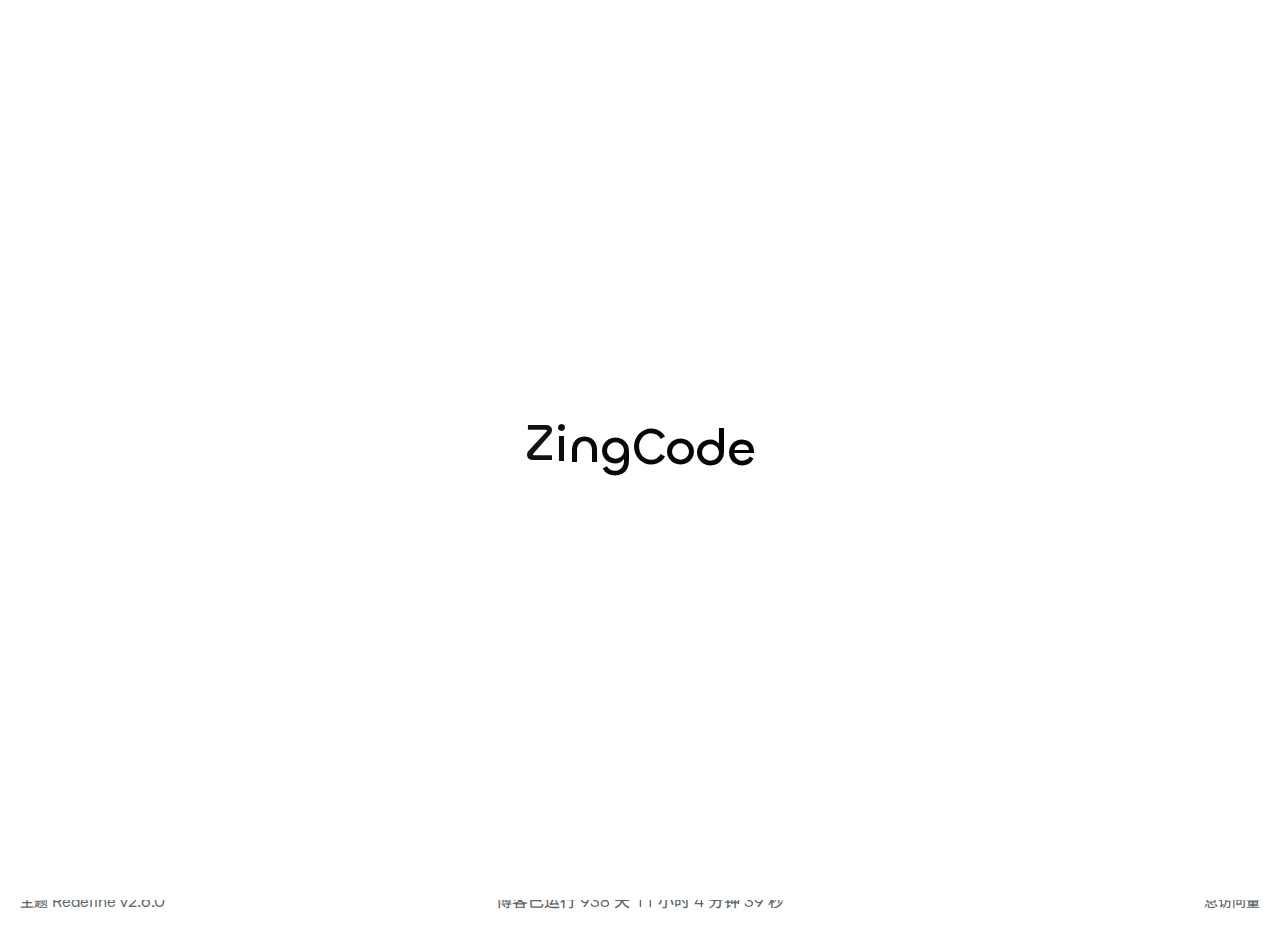
<file: masonry/index.html>
<!DOCTYPE html>
<html lang="zh-CN">
<head>
    <meta charset="utf-8">
    <meta name="viewport" content="width=device-width, initial-scale=1">
    <meta name="keywords" content="Hexo Theme Redefine">
    
    <meta name="author" content="ZingCode">
    <!-- preconnect -->
    <link rel="preconnect" href="https://fonts.googleapis.com">
    <link rel="preconnect" href="https://fonts.gstatic.com" crossorigin>

    
    <!--- Seo Part-->
    
    <link rel="canonical" href="http://example.com/masonry/"/>
    <meta name="robots" content="index,follow">
    <meta name="googlebot" content="index,follow">
    <meta name="revisit-after" content="1 days">
    
        <meta name="description" content="MyHexoBlog">
<meta property="og:type" content="website">
<meta property="og:title" content="masonry">
<meta property="og:url" content="http://example.com/masonry/index.html">
<meta property="og:site_name" content="ZingCode">
<meta property="og:description" content="MyHexoBlog">
<meta property="og:locale" content="zh_CN">
<meta property="article:published_time" content="2023-12-28T14:58:25.000Z">
<meta property="article:modified_time" content="2023-12-28T14:58:25.632Z">
<meta property="article:author" content="ZingCode">
<meta name="twitter:card" content="summary">
    
    
        <!-- Google tag (gtag.js) -->
        <script src="https://www.googletagmanager.com/gtag/js?id=G-086ZZPGF23"></script>
        <script>
        window.dataLayer = window.dataLayer || [];
        function gtag(){dataLayer.push(arguments);}
        gtag('js', new Date());

        gtag('config', 'G-086ZZPGF23');
        </script>
    
    <!--- Icon Part-->
    <link rel="icon" type="image/png" href="/images/redefine-favicon.svg" sizes="192x192">
    <link rel="apple-touch-icon" sizes="180x180" href="/images/redefine-favicon.svg">
    <meta name="theme-color" content="#A31F34">
    <link rel="shortcut icon" href="/images/redefine-favicon.svg">
    <!--- Page Info-->
    
    <title>
        
            masonry -
        
        ZingCode
    </title>

    
<link rel="stylesheet" href="/fonts/Chillax/chillax.css">


    
        <style>
    :root {
        --preloader-background-color: #fff;
        --preloader-text-color: #000;
    }

    @media (prefers-color-scheme: dark) {
        :root {
            --preloader-background-color: #202124;
            --preloader-text-color: #fff;
        }
    }

    @media (prefers-color-scheme: light) {
        :root {
            --preloader-background-color: #fff;
            --preloader-text-color: #000;
        }
    }

    @media (max-width: 600px) {
        .ml13 {
            font-size: 2.6rem !important; /* Adjust this value as needed */
        }
    }

    .preloader {
        display: flex;
        flex-direction: column;
        gap: 1rem; /* Tailwind 'gap-4' is 1rem */
        align-items: center;
        justify-content: center;
        position: fixed;
        padding: 12px;
        top: 0;
        right: 0;
        bottom: 0;
        left: 0;
        width: 100vw;
        height: 100vh; /* 'h-screen' is 100% of the viewport height */
        background-color: var(--preloader-background-color);
        z-index: 1100; /* 'z-[1100]' sets the z-index */
        transition: opacity 0.2s ease-in-out;
    }

    .ml13 {
        font-size: 3.2rem;
        /* text-transform: uppercase; */
        color: var(--preloader-text-color);
        letter-spacing: -1px;
        font-weight: 500;
        font-family: 'Chillax-Variable', sans-serif;
        text-align: center;
    }

    .ml13 .word {
        display: inline-flex;
        flex-wrap: wrap;
        white-space: nowrap;
    }

    .ml13 .letter {
        display: inline-block;
        line-height: 1em;
    }
</style>

<div class="preloader">
    
<script src="/js/libs/anime.min.js"></script>

    <h1 class="ml13">
        ZingCode
    </h1>
    <script>
        var textWrapper = document.querySelector('.ml13');
        // Split text into words
        var words = textWrapper.textContent.trim().split(' ');

        // Clear the existing content
        textWrapper.innerHTML = '';

        // Wrap each word and its letters in spans
        words.forEach(function(word) {
            var wordSpan = document.createElement('span');
            wordSpan.classList.add('word');
            wordSpan.innerHTML = word.replace(/\S/g, "<span class='letter'>$&</span>");
            textWrapper.appendChild(wordSpan);
            textWrapper.appendChild(document.createTextNode(' ')); // Add space between words
        });


        anime.timeline({loop: true})
            .add({
                targets: '.ml13 .letter',
                translateY: [100,0],
                translateZ: 0,
                opacity: [0,1],
                easing: "easeOutExpo",
                duration: 1400,
                delay: (el, i) => 300 + 30 * i
            }).add({
            targets: '.ml13 .letter',
            translateY: [0,-100],
            opacity: [1,0],
            easing: "easeInExpo",
            duration: 1200,
            delay: (el, i) => 100 + 30 * i
        });

        let themeStatus = JSON.parse(localStorage.getItem('REDEFINE-THEME-STATUS'))?.isDark;

        // If the theme status is not found in local storage, check the preferred color scheme
        if (themeStatus === undefined || themeStatus === null) {
            if (window.matchMedia && window.matchMedia('(prefers-color-scheme: dark)').matches) {
                themeStatus = 'dark';
            } else {
                themeStatus = 'light';
            }
        }

        // Now you can use the themeStatus variable in your code
        if (themeStatus) {
            document.documentElement.style.setProperty('--preloader-background-color', '#202124');
            document.documentElement.style.setProperty('--preloader-text-color', '#fff');
        } else {
            document.documentElement.style.setProperty('--preloader-background-color', '#fff');
            document.documentElement.style.setProperty('--preloader-text-color', '#000');
        }

        window.addEventListener('load', function () {
            hidePreloaderAfterTimeout(1000); // Hide after 1000 milliseconds once the window has loaded
        });

        // Backup failsafe: Hide preloader after a maximum of 5000 milliseconds, regardless of the window load event
        hidePreloaderAfterTimeout(5000);

        function hidePreloaderAfterTimeout(delay) {
            setTimeout(function () {
                var preloader = document.querySelector('.preloader');
                preloader.style.opacity = '0';
                setTimeout(function () {
                    preloader.style.display = 'none';
                }, 200);
            }, delay);
        }
    </script>
</div>
    

    
<link rel="stylesheet" href="/css/style.css">


    
        
<link rel="stylesheet" href="/assets/build/styles.css">

    

    
<link rel="stylesheet" href="/fonts/fonts.css">

    
<link rel="stylesheet" href="/fonts/Satoshi/satoshi.css">

    <!--- Font Part-->
    
    
    
        <link href="https://fonts.googleapis.com/css2?family=Noto+Sans+SC:wght@400;500;700&display=swap" rel="stylesheet">
    
    
        <link href="https://fonts.googleapis.com/css2?family=Farsan&display=swap" rel="stylesheet">
    

    <!--- Inject Part-->
    
        
            
                
                    <
                
    
            
                
                    s
                
    
            
                
                    c
                
    
            
                
                    r
                
    
            
                
                    i
                
    
            
                
                    p
                
    
            
                
                    t
                
    
            
                
                     
                
    
            
                
                    s
                
    
            
                
                    r
                
    
            
                
                    c
                
    
            
                
                    =
                
    
            
                
                    "
                
    
            
                
                    h
                
    
            
                
                    t
                
    
            
                
                    t
                
    
            
                
                    p
                
    
            
                
                    s
                
    
            
                
                    :
                
    
            
                
                    /
                
    
            
                
                    /
                
    
            
                
                    a
                
    
            
                
                    p
                
    
            
                
                    i
                
    
            
                
                    .
                
    
            
                
                    v
                
    
            
                
                    v
                
    
            
                
                    h
                
    
            
                
                    a
                
    
            
                
                    n
                
    
            
                
                    .
                
    
            
                
                    c
                
    
            
                
                    o
                
    
            
                
                    m
                
    
            
                
                    /
                
    
            
                
                    a
                
    
            
                
                    p
                
    
            
                
                    i
                
    
            
                
                    /
                
    
            
                
                    d
                
    
            
                
                    e
                
    
            
                
                    n
                
    
            
                
                    g
                
    
            
                
                    l
                
    
            
                
                    o
                
    
            
                
                    n
                
    
            
                
                    g
                
    
            
                
                    2
                
    
            
                
                    "
                
    
            
                
                    >
                
    
            
                
                    <
                
    
            
                
                    /
                
    
            
                
                    s
                
    
            
                
                    c
                
    
            
                
                    r
                
    
            
                
                    i
                
    
            
                
                    p
                
    
            
                
                    t
                
    
            
                
                    >
                
    
            
                
                     
                
    
            
                
                    <
                
    
            
                
                    s
                
    
            
                
                    c
                
    
            
                
                    r
                
    
            
                
                    i
                
    
            
                
                    p
                
    
            
                
                    t
                
    
            
                
                     
                
    
            
                
                    s
                
    
            
                
                    r
                
    
            
                
                    c
                
    
            
                
                    =
                
    
            
                
                    "
                
    
            
                
                    h
                
    
            
                
                    t
                
    
            
                
                    t
                
    
            
                
                    p
                
    
            
                
                    s
                
    
            
                
                    :
                
    
            
                
                    /
                
    
            
                
                    /
                
    
            
                
                    a
                
    
            
                
                    p
                
    
            
                
                    i
                
    
            
                
                    .
                
    
            
                
                    v
                
    
            
                
                    v
                
    
            
                
                    h
                
    
            
                
                    a
                
    
            
                
                    n
                
    
            
                
                    .
                
    
            
                
                    c
                
    
            
                
                    o
                
    
            
                
                    m
                
    
            
                
                    /
                
    
            
                
                    a
                
    
            
                
                    p
                
    
            
                
                    i
                
    
            
                
                    /
                
    
            
                
                    y
                
    
            
                
                    i
                
    
            
                
                    n
                
    
            
                
                    g
                
    
            
                
                    h
                
    
            
                
                    u
                
    
            
                
                    a
                
    
            
                
                    "
                
    
            
                
                    >
                
    
            
                
                    <
                
    
            
                
                    /
                
    
            
                
                    s
                
    
            
                
                    c
                
    
            
                
                    r
                
    
            
                
                    i
                
    
            
                
                    p
                
    
            
                
                    t
                
    
            
                
                    >
                
    
    <script id="hexo-configurations">
    window.config = {"hostname":"example.com","root":"/","language":"zh-CN","path":"search.xml"};
    window.theme = {"articles":{"style":{"font_size":"16px","line_height":1.5,"image_border_radius":"14px","image_alignment":"center","image_caption":false,"link_icon":true,"title_alignment":"left"},"word_count":{"enable":true,"count":true,"min2read":true},"author_label":{"enable":true,"auto":false,"list":[]},"code_block":{"copy":true,"style":"mac","font":{"enable":false,"family":null,"url":null}},"toc":{"enable":true,"max_depth":3,"number":false,"expand":true,"init_open":true},"copyright":{"enable":true,"default":"cc_by_nc_sa"},"lazyload":true,"recommendation":{"enable":true,"title":"推荐文章","limit":3,"mobile_limit":2,"placeholder":"/images/wallhaven-wqery6-light.webp","skip_dirs":[]}},"colors":{"primary":"#A31F34","secondary":null},"global":{"fonts":{"chinese":{"enable":true,"family":"Noto Sans SC","url":"https://fonts.googleapis.com/css2?family=Noto+Sans+SC:wght@400;500;700&display=swap"},"english":{"enable":true,"family":"global.english.family","url":"https://fonts.googleapis.com/css2?family=Farsan&display=swap"}},"content_max_width":"1000px","sidebar_width":"210px","hover":{"shadow":true,"scale":false},"scroll_progress":{"bar":false,"percentage":true},"website_counter":{"url":"https://busuanzi.ibruce.info/busuanzi/2.3/busuanzi.pure.mini.js","enable":true,"site_pv":true,"site_uv":true,"post_pv":true},"single_page":true,"preloader":true,"open_graph":true,"google_analytics":{"enable":true,"id":"G-086ZZPGF23"}},"home_banner":{"enable":true,"style":"fixed","image":{"light":"/images/wallhaven-wqery6-light.webp","dark":"/images/wallhaven-wqery6-dark.webp"},"title":"ZingCode","subtitle":{"text":["Welcome To My Blog !!!"],"hitokoto":{"enable":true,"api":"https://v1.hitokoto.cn"},"typing_speed":100,"backing_speed":80,"starting_delay":500,"backing_delay":1500,"loop":true,"smart_backspace":true},"text_color":{"light":"#fff","dark":"#d1d1b6"},"text_style":{"title_size":"2.8rem","subtitle_size":"1.5rem","line_height":1.2},"custom_font":{"enable":false,"family":null,"url":null},"social_links":{"enable":true,"links":{"github":"https://github.com/KingCode-01","instagram":null,"zhihu":null,"twitter":null,"email":"rhkflzx3qc@gmail.com"},"qrs":{"weixin":null}}},"plugins":{"feed":{"enable":false},"aplayer":{"enable":false,"type":"fixed","audios":[{"name":null,"artist":null,"url":null,"cover":null}]},"mermaid":{"enable":false,"version":"9.3.0"}},"version":"2.6.0","navbar":{"auto_hide":false,"color":{"left":"#f78736","right":"#367df7","transparency":35},"links":{"Home":{"path":"/","icon":"fa-regular fa-house"}},"search":{"enable":true,"preload":true},"tags":{"Tags":{"icon":"fa-solid fa-tags","path":"/tags/"}},"categories":{"Categories":{"icon":"fa-solid fa-folder","path":"/categories/"}}},"page_templates":{"friends_column":2,"tags_style":"blur"},"home":{"sidebar":{"enable":true,"position":"left","first_item":"menu","announcement":"学而不思则罔，思而不学则殆，学无止境！","links":{"Archives":{"path":"/archives","icon":"fa-regular fa-archive"},"Tags":{"path":"/tags","icon":"fa-regular fa-tags"},"Categories":{"path":"/categories","icon":"fa-regular fa-folder"}}},"article_date_format":"auto","categories":{"enable":true,"limit":3},"tags":{"enable":true,"limit":3}},"footerStart":"2023/12/28 22:22:22"};
    window.lang_ago = {"second":"%s 秒前","minute":"%s 分钟前","hour":"%s 小时前","day":"%s 天前","week":"%s 周前","month":"%s 个月前","year":"%s 年前"};
    window.data = {"masonry":false};
  </script>
    
    <!--- Fontawesome Part-->
    
<link rel="stylesheet" href="/fontawesome/fontawesome.min.css">

    
<link rel="stylesheet" href="/fontawesome/brands.min.css">

    
<link rel="stylesheet" href="/fontawesome/solid.min.css">

    
<link rel="stylesheet" href="/fontawesome/regular.min.css">

    
        
<link rel="stylesheet" href="/fontawesome/thin.min.css">

    
    
        
<link rel="stylesheet" href="/fontawesome/light.min.css">

    
    
        
<link rel="stylesheet" href="/fontawesome/duotone.min.css">

    
    
        
<link rel="stylesheet" href="/fontawesome/sharp-solid.min.css">

    
<meta name="generator" content="Hexo 7.0.0"></head>


<body>
<div class="progress-bar-container">
    

    
        <span class="pjax-progress-bar"></span>
<!--        <span class="swup-progress-icon">-->
<!--            <i class="fa-solid fa-circle-notch fa-spin"></i>-->
<!--        </span>-->
    
</div>


<main class="page-container" id="swup">

    

    <div class="main-content-container">


        <div class="main-content-header">
            <header class="navbar-container">

    <div class="navbar-content">
        <div class="left">
            
            <a class="logo-title" href="/">
                
                ZingCode
                
            </a>
        </div>

        <div class="right">
            <!-- PC -->
            <div class="desktop">
                <ul class="navbar-list">
                    
                        
                            

                            <li class="navbar-item">
                                <!-- Menu -->
                                <a class=""
                                   href="/"
                                        >
                                    <i class="fa-regular fa-house fa-fw"></i>
                                    首页
                                    
                                </a>

                                <!-- Submenu -->
                                
                            </li>
                    
                    
                        <li class="navbar-item search search-popup-trigger">
                            <i class="fa-solid fa-magnifying-glass"></i>
                        </li>
                    
                </ul>
            </div>
            <!-- Mobile -->
            <div class="mobile">
                
                    <div class="icon-item search search-popup-trigger"><i class="fa-solid fa-magnifying-glass"></i>
                    </div>
                
                <div class="icon-item navbar-bar">
                    <div class="navbar-bar-middle"></div>
                </div>
            </div>
        </div>
    </div>

    <!-- Mobile drawer -->
    <div class="navbar-drawer h-screen w-full absolute top-0 left-0 bg-background-color flex flex-col justify-between">
        <ul class="drawer-navbar-list flex flex-col px-4 justify-center items-start">
            
                
                    

                    <li class="drawer-navbar-item text-base my-1.5 flex flex-col w-full">
                        
                        <a class="py-1.5 px-2 flex flex-row items-center justify-between gap-1 hover:!text-primary active:!text-primary text-2xl font-semibold group border-b border-border-color hover:border-primary w-full "
                           href="/"
                        >
                            <span>
                                首页
                            </span>
                            
                                <i class="fa-regular fa-house fa-sm fa-fw"></i>
                            
                        </a>
                        

                        
                    </li>
            
        </ul>

        <div class="statistics flex justify-around my-2.5">
    <a class="item tag-count-item flex flex-col justify-center items-center w-20" href="/tags">
        <div class="number text-2xl sm:text-xl text-second-text-color font-semibold">0</div>
        <div class="label text-third-text-color text-sm">标签</div>
    </a>
    <a class="item tag-count-item flex flex-col justify-center items-center w-20" href="/categories">
        <div class="number text-2xl sm:text-xl text-second-text-color font-semibold">0</div>
        <div class="label text-third-text-color text-sm">分类</div>
    </a>
    <a class="item tag-count-item flex flex-col justify-center items-center w-20" href="/archives">
        <div class="number text-2xl sm:text-xl text-second-text-color font-semibold">3</div>
        <div class="label text-third-text-color text-sm">文章</div>
    </a>
</div>
    </div>

    <div class="window-mask"></div>

</header>


        </div>

        <div class="main-content-body">

            

            <div class="main-content">

                
                    <div class="page-template-container">
    
    
    
    <div class="page-template-content markdown-body">
        
            <h1>masonry</h1>
        
    </div>
    <div class="page-template-comments">
        
    </div>
</div>


                

            </div>

            

        </div>

        <div class="main-content-footer">
            <footer class="footer mt-5 py-5 h-auto text-base text-third-text-color relative border-t-2 border-t-border-color">
    <div class="info-container py-3 text-center">
        
        <div class="text-center">
            &copy;
            
              <span>2023</span>
              -
            
            2023&nbsp;&nbsp;<i class="fa-solid fa-heart fa-beat" style="--fa-animation-duration: 0.5s; color: #f54545"></i>&nbsp;&nbsp;<a href="/">ZingCode</a>
        </div>
        
            <script data-swup-reload-script src="https://busuanzi.ibruce.info/busuanzi/2.3/busuanzi.pure.mini.js"></script>
            <div class="relative text-center lg:absolute lg:right-[20px] lg:top-1/2 lg:-translate-y-1/2 lg:text-right">
                
                    <span id="busuanzi_container_site_uv" class="lg:!block">
                        <span class="text-sm">访问人数</span>
                        <span id="busuanzi_value_site_uv"></span>
                    </span>
                
                
                    <span id="busuanzi_container_site_pv" class="lg:!block">
                        <span class="text-sm">总访问量</span>
                        <span id="busuanzi_value_site_pv"></span>
                    </span>
                
            </div>
        
        <div class="relative text-center lg:absolute lg:left-[20px] lg:top-1/2 lg:-translate-y-1/2 lg:text-left">
            <span class="lg:block text-sm">由 <?xml version="1.0" encoding="utf-8"?><!DOCTYPE svg PUBLIC "-//W3C//DTD SVG 1.1//EN" "http://www.w3.org/Graphics/SVG/1.1/DTD/svg11.dtd"><svg class="relative top-[2px] inline-block align-baseline" version="1.1" id="圖層_1" xmlns="http://www.w3.org/2000/svg" xmlns:xlink="http://www.w3.org/1999/xlink" x="0px" y="0px" width="1rem" height="1rem" viewBox="0 0 512 512" enable-background="new 0 0 512 512" xml:space="preserve"><path fill="#0E83CD" d="M256.4,25.8l-200,115.5L56,371.5l199.6,114.7l200-115.5l0.4-230.2L256.4,25.8z M349,354.6l-18.4,10.7l-18.6-11V275H200v79.6l-18.4,10.7l-18.6-11v-197l18.5-10.6l18.5,10.8V237h112v-79.6l18.5-10.6l18.5,10.8V354.6z"/></svg><a target="_blank" class="text-base" href="https://hexo.io">Hexo</a> 驱动</span>
            <span class="text-sm lg:block">主题&nbsp;<a class="text-base" target="_blank" href="https://github.com/EvanNotFound/hexo-theme-redefine">Redefine v2.6.0</a></span>
        </div>
        
        
            <div>
                博客已运行 <span class="odometer" id="runtime_days" ></span> 天 <span class="odometer" id="runtime_hours"></span> 小时 <span class="odometer" id="runtime_minutes"></span> 分钟 <span class="odometer" id="runtime_seconds"></span> 秒
            </div>
        
        
            <script data-swup-reload-script>
                try {
                    function odometer_init() {
                    const elements = document.querySelectorAll('.odometer');
                    elements.forEach(el => {
                        new Odometer({
                            el,
                            format: '( ddd).dd',
                            duration: 200
                        });
                    });
                    }
                    odometer_init();
                } catch (error) {}
            </script>
        
        
            
                
        
                
        
        
    </div>  
</footer>
        </div>
    </div>

    

    <div class="right-side-tools-container">
        <div class="side-tools-container">
    <ul class="hidden-tools-list">
        <li class="right-bottom-tools tool-font-adjust-plus flex justify-center items-center">
            <i class="fa-regular fa-magnifying-glass-plus"></i>
        </li>

        <li class="right-bottom-tools tool-font-adjust-minus flex justify-center items-center">
            <i class="fa-regular fa-magnifying-glass-minus"></i>
        </li>

        <li class="right-bottom-tools tool-dark-light-toggle flex justify-center items-center">
            <i class="fa-regular fa-moon"></i>
        </li>

        <!-- rss -->
        

        

        <li class="right-bottom-tools tool-scroll-to-bottom flex justify-center items-center">
            <i class="fa-regular fa-arrow-down"></i>
        </li>
    </ul>

    <ul class="visible-tools-list">
        <li class="right-bottom-tools toggle-tools-list flex justify-center items-center">
            <i class="fa-regular fa-cog fa-spin"></i>
        </li>
        
            <li class="right-bottom-tools tool-scroll-to-top flex justify-center items-center">
                <i class="arrow-up fas fa-arrow-up"></i>
                <span class="percent"></span>
            </li>
        
        
    </ul>
</div>

    </div>

    <div class="image-viewer-container">
    <img src="">
</div>


    
        <div class="search-pop-overlay">
    <div class="popup search-popup">
        <div class="search-header">
          <span class="search-input-field-pre">
            <i class="fa-solid fa-keyboard"></i>
          </span>
            <div class="search-input-container">
                <input autocomplete="off"
                       autocorrect="off"
                       autocapitalize="off"
                       placeholder="搜索..."
                       spellcheck="false"
                       type="search"
                       class="search-input"
                >
            </div>
            <span class="popup-btn-close">
                <i class="fa-solid fa-times"></i>
            </span>
        </div>
        <div id="search-result">
            <div id="no-result">
                <i class="fa-solid fa-spinner fa-spin-pulse fa-5x fa-fw"></i>
            </div>
        </div>
    </div>
</div>

    

</main>


    
<script src="/js/libs/Swup.min.js"></script>

<script src="/js/libs/SwupSlideTheme.min.js"></script>

<script src="/js/libs/SwupScriptsPlugin.min.js"></script>

<script src="/js/libs/SwupProgressPlugin.min.js"></script>

<script src="/js/libs/SwupScrollPlugin.min.js"></script>

<script src="/js/libs/SwupPreloadPlugin.min.js"></script>

<script>
    const swup = new Swup({
        plugins: [
            new SwupScriptsPlugin({
                optin: true,
            }),
            new SwupProgressPlugin(),
            new SwupScrollPlugin({
                offset: 80,
            }),
            new SwupSlideTheme({
                mainElement: ".main-content-body",
            }),
            new SwupPreloadPlugin(),
        ],
        containers: ["#swup"],
    });
</script>







<script src="/js/tools/imageViewer.js" type="module"></script>

<script src="/js/utils.js" type="module"></script>

<script src="/js/main.js" type="module"></script>

<script src="/js/layouts/navbarShrink.js" type="module"></script>

<script src="/js/tools/scrollTopBottom.js" type="module"></script>

<script src="/js/tools/lightDarkSwitch.js" type="module"></script>

<script src="/js/layouts/categoryList.js" type="module"></script>



    
<script src="/js/tools/localSearch.js" type="module"></script>




    
<script src="/js/tools/codeBlock.js" type="module"></script>




    
<script src="/js/layouts/lazyload.js" type="module"></script>




    
<script src="/js/tools/runtime.js"></script>

    
<script src="/js/libs/odometer.min.js"></script>

    
<link rel="stylesheet" href="/assets/odometer-theme-minimal.css">




  
<script src="/js/libs/Typed.min.js"></script>

  
<script src="/js/plugins/typed.js" type="module"></script>









<div class="post-scripts" data-swup-reload-script>
    
        
<script src="/js/tools/tocToggle.js" type="module"></script>

<script src="/js/layouts/toc.js" type="module"></script>

<script src="/js/plugins/tabs.js" type="module"></script>

    
</div>


</body>
</html>
</file>
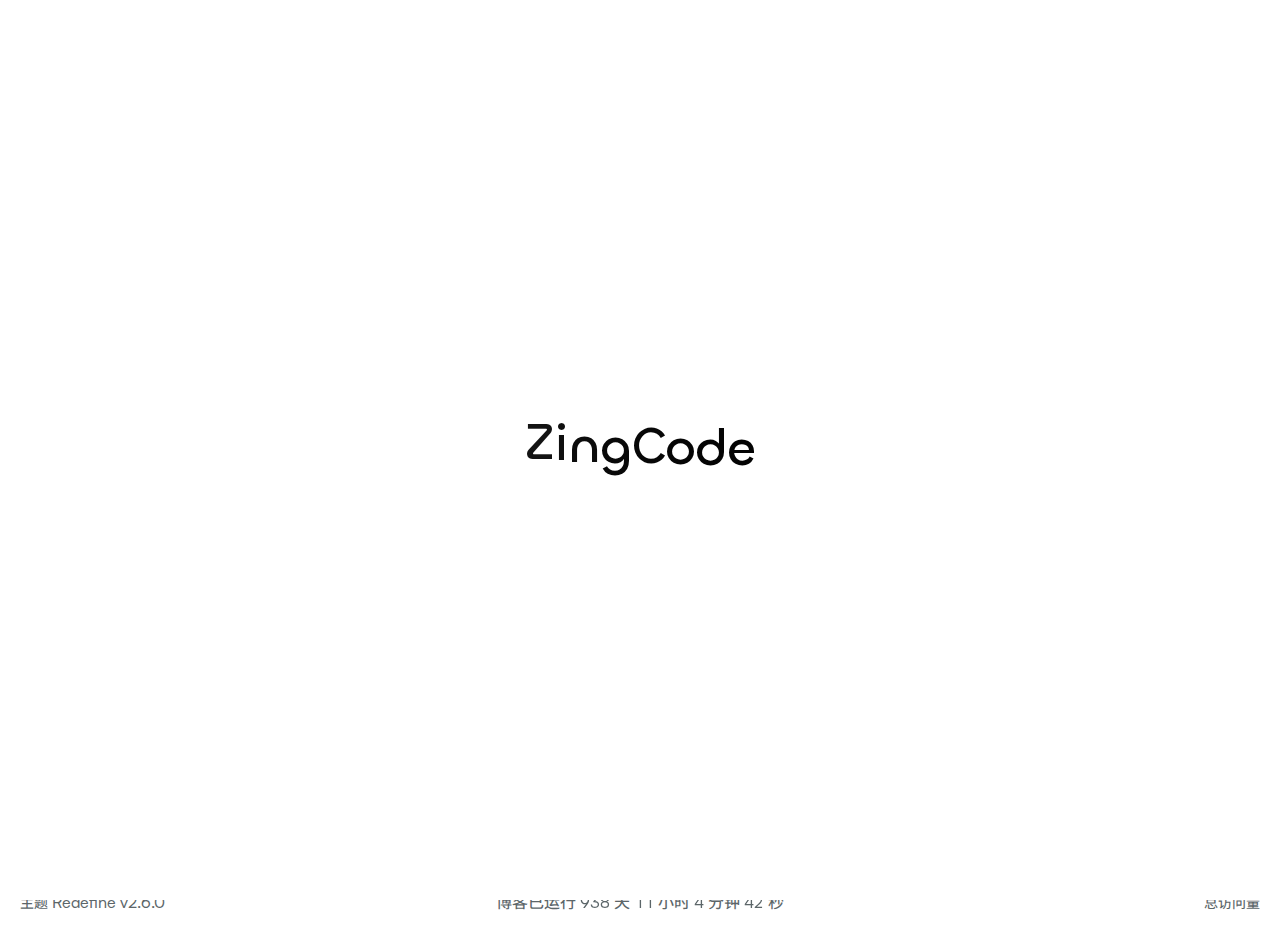
<file: tags/index.html>
<!DOCTYPE html>
<html lang="zh-CN">
<head>
    <meta charset="utf-8">
    <meta name="viewport" content="width=device-width, initial-scale=1">
    <meta name="keywords" content="Hexo Theme Redefine">
    
    <meta name="author" content="ZingCode">
    <!-- preconnect -->
    <link rel="preconnect" href="https://fonts.googleapis.com">
    <link rel="preconnect" href="https://fonts.gstatic.com" crossorigin>

    
    <!--- Seo Part-->
    
    <link rel="canonical" href="http://example.com/tags/"/>
    <meta name="robots" content="index,follow">
    <meta name="googlebot" content="index,follow">
    <meta name="revisit-after" content="1 days">
    
        <meta name="description" content="MyHexoBlog">
<meta property="og:type" content="website">
<meta property="og:title" content="tags">
<meta property="og:url" content="http://example.com/tags/index.html">
<meta property="og:site_name" content="ZingCode">
<meta property="og:description" content="MyHexoBlog">
<meta property="og:locale" content="zh_CN">
<meta property="article:published_time" content="2023-12-28T14:49:56.000Z">
<meta property="article:modified_time" content="2023-12-28T14:49:56.475Z">
<meta property="article:author" content="ZingCode">
<meta name="twitter:card" content="summary">
    
    
        <!-- Google tag (gtag.js) -->
        <script src="https://www.googletagmanager.com/gtag/js?id=G-086ZZPGF23"></script>
        <script>
        window.dataLayer = window.dataLayer || [];
        function gtag(){dataLayer.push(arguments);}
        gtag('js', new Date());

        gtag('config', 'G-086ZZPGF23');
        </script>
    
    <!--- Icon Part-->
    <link rel="icon" type="image/png" href="/images/redefine-favicon.svg" sizes="192x192">
    <link rel="apple-touch-icon" sizes="180x180" href="/images/redefine-favicon.svg">
    <meta name="theme-color" content="#A31F34">
    <link rel="shortcut icon" href="/images/redefine-favicon.svg">
    <!--- Page Info-->
    
    <title>
        
            标签 -
        
        ZingCode
    </title>

    
<link rel="stylesheet" href="/fonts/Chillax/chillax.css">


    
        <style>
    :root {
        --preloader-background-color: #fff;
        --preloader-text-color: #000;
    }

    @media (prefers-color-scheme: dark) {
        :root {
            --preloader-background-color: #202124;
            --preloader-text-color: #fff;
        }
    }

    @media (prefers-color-scheme: light) {
        :root {
            --preloader-background-color: #fff;
            --preloader-text-color: #000;
        }
    }

    @media (max-width: 600px) {
        .ml13 {
            font-size: 2.6rem !important; /* Adjust this value as needed */
        }
    }

    .preloader {
        display: flex;
        flex-direction: column;
        gap: 1rem; /* Tailwind 'gap-4' is 1rem */
        align-items: center;
        justify-content: center;
        position: fixed;
        padding: 12px;
        top: 0;
        right: 0;
        bottom: 0;
        left: 0;
        width: 100vw;
        height: 100vh; /* 'h-screen' is 100% of the viewport height */
        background-color: var(--preloader-background-color);
        z-index: 1100; /* 'z-[1100]' sets the z-index */
        transition: opacity 0.2s ease-in-out;
    }

    .ml13 {
        font-size: 3.2rem;
        /* text-transform: uppercase; */
        color: var(--preloader-text-color);
        letter-spacing: -1px;
        font-weight: 500;
        font-family: 'Chillax-Variable', sans-serif;
        text-align: center;
    }

    .ml13 .word {
        display: inline-flex;
        flex-wrap: wrap;
        white-space: nowrap;
    }

    .ml13 .letter {
        display: inline-block;
        line-height: 1em;
    }
</style>

<div class="preloader">
    
<script src="/js/libs/anime.min.js"></script>

    <h1 class="ml13">
        ZingCode
    </h1>
    <script>
        var textWrapper = document.querySelector('.ml13');
        // Split text into words
        var words = textWrapper.textContent.trim().split(' ');

        // Clear the existing content
        textWrapper.innerHTML = '';

        // Wrap each word and its letters in spans
        words.forEach(function(word) {
            var wordSpan = document.createElement('span');
            wordSpan.classList.add('word');
            wordSpan.innerHTML = word.replace(/\S/g, "<span class='letter'>$&</span>");
            textWrapper.appendChild(wordSpan);
            textWrapper.appendChild(document.createTextNode(' ')); // Add space between words
        });


        anime.timeline({loop: true})
            .add({
                targets: '.ml13 .letter',
                translateY: [100,0],
                translateZ: 0,
                opacity: [0,1],
                easing: "easeOutExpo",
                duration: 1400,
                delay: (el, i) => 300 + 30 * i
            }).add({
            targets: '.ml13 .letter',
            translateY: [0,-100],
            opacity: [1,0],
            easing: "easeInExpo",
            duration: 1200,
            delay: (el, i) => 100 + 30 * i
        });

        let themeStatus = JSON.parse(localStorage.getItem('REDEFINE-THEME-STATUS'))?.isDark;

        // If the theme status is not found in local storage, check the preferred color scheme
        if (themeStatus === undefined || themeStatus === null) {
            if (window.matchMedia && window.matchMedia('(prefers-color-scheme: dark)').matches) {
                themeStatus = 'dark';
            } else {
                themeStatus = 'light';
            }
        }

        // Now you can use the themeStatus variable in your code
        if (themeStatus) {
            document.documentElement.style.setProperty('--preloader-background-color', '#202124');
            document.documentElement.style.setProperty('--preloader-text-color', '#fff');
        } else {
            document.documentElement.style.setProperty('--preloader-background-color', '#fff');
            document.documentElement.style.setProperty('--preloader-text-color', '#000');
        }

        window.addEventListener('load', function () {
            hidePreloaderAfterTimeout(1000); // Hide after 1000 milliseconds once the window has loaded
        });

        // Backup failsafe: Hide preloader after a maximum of 5000 milliseconds, regardless of the window load event
        hidePreloaderAfterTimeout(5000);

        function hidePreloaderAfterTimeout(delay) {
            setTimeout(function () {
                var preloader = document.querySelector('.preloader');
                preloader.style.opacity = '0';
                setTimeout(function () {
                    preloader.style.display = 'none';
                }, 200);
            }, delay);
        }
    </script>
</div>
    

    
<link rel="stylesheet" href="/css/style.css">


    
        
<link rel="stylesheet" href="/assets/build/styles.css">

    

    
<link rel="stylesheet" href="/fonts/fonts.css">

    
<link rel="stylesheet" href="/fonts/Satoshi/satoshi.css">

    <!--- Font Part-->
    
    
    
        <link href="https://fonts.googleapis.com/css2?family=Noto+Sans+SC:wght@400;500;700&display=swap" rel="stylesheet">
    
    
        <link href="https://fonts.googleapis.com/css2?family=Farsan&display=swap" rel="stylesheet">
    

    <!--- Inject Part-->
    
        
            
                
                    <
                
    
            
                
                    s
                
    
            
                
                    c
                
    
            
                
                    r
                
    
            
                
                    i
                
    
            
                
                    p
                
    
            
                
                    t
                
    
            
                
                     
                
    
            
                
                    s
                
    
            
                
                    r
                
    
            
                
                    c
                
    
            
                
                    =
                
    
            
                
                    "
                
    
            
                
                    h
                
    
            
                
                    t
                
    
            
                
                    t
                
    
            
                
                    p
                
    
            
                
                    s
                
    
            
                
                    :
                
    
            
                
                    /
                
    
            
                
                    /
                
    
            
                
                    a
                
    
            
                
                    p
                
    
            
                
                    i
                
    
            
                
                    .
                
    
            
                
                    v
                
    
            
                
                    v
                
    
            
                
                    h
                
    
            
                
                    a
                
    
            
                
                    n
                
    
            
                
                    .
                
    
            
                
                    c
                
    
            
                
                    o
                
    
            
                
                    m
                
    
            
                
                    /
                
    
            
                
                    a
                
    
            
                
                    p
                
    
            
                
                    i
                
    
            
                
                    /
                
    
            
                
                    d
                
    
            
                
                    e
                
    
            
                
                    n
                
    
            
                
                    g
                
    
            
                
                    l
                
    
            
                
                    o
                
    
            
                
                    n
                
    
            
                
                    g
                
    
            
                
                    2
                
    
            
                
                    "
                
    
            
                
                    >
                
    
            
                
                    <
                
    
            
                
                    /
                
    
            
                
                    s
                
    
            
                
                    c
                
    
            
                
                    r
                
    
            
                
                    i
                
    
            
                
                    p
                
    
            
                
                    t
                
    
            
                
                    >
                
    
            
                
                     
                
    
            
                
                    <
                
    
            
                
                    s
                
    
            
                
                    c
                
    
            
                
                    r
                
    
            
                
                    i
                
    
            
                
                    p
                
    
            
                
                    t
                
    
            
                
                     
                
    
            
                
                    s
                
    
            
                
                    r
                
    
            
                
                    c
                
    
            
                
                    =
                
    
            
                
                    "
                
    
            
                
                    h
                
    
            
                
                    t
                
    
            
                
                    t
                
    
            
                
                    p
                
    
            
                
                    s
                
    
            
                
                    :
                
    
            
                
                    /
                
    
            
                
                    /
                
    
            
                
                    a
                
    
            
                
                    p
                
    
            
                
                    i
                
    
            
                
                    .
                
    
            
                
                    v
                
    
            
                
                    v
                
    
            
                
                    h
                
    
            
                
                    a
                
    
            
                
                    n
                
    
            
                
                    .
                
    
            
                
                    c
                
    
            
                
                    o
                
    
            
                
                    m
                
    
            
                
                    /
                
    
            
                
                    a
                
    
            
                
                    p
                
    
            
                
                    i
                
    
            
                
                    /
                
    
            
                
                    y
                
    
            
                
                    i
                
    
            
                
                    n
                
    
            
                
                    g
                
    
            
                
                    h
                
    
            
                
                    u
                
    
            
                
                    a
                
    
            
                
                    "
                
    
            
                
                    >
                
    
            
                
                    <
                
    
            
                
                    /
                
    
            
                
                    s
                
    
            
                
                    c
                
    
            
                
                    r
                
    
            
                
                    i
                
    
            
                
                    p
                
    
            
                
                    t
                
    
            
                
                    >
                
    
    <script id="hexo-configurations">
    window.config = {"hostname":"example.com","root":"/","language":"zh-CN","path":"search.xml"};
    window.theme = {"articles":{"style":{"font_size":"16px","line_height":1.5,"image_border_radius":"14px","image_alignment":"center","image_caption":false,"link_icon":true,"title_alignment":"left"},"word_count":{"enable":true,"count":true,"min2read":true},"author_label":{"enable":true,"auto":false,"list":[]},"code_block":{"copy":true,"style":"mac","font":{"enable":false,"family":null,"url":null}},"toc":{"enable":true,"max_depth":3,"number":false,"expand":true,"init_open":true},"copyright":{"enable":true,"default":"cc_by_nc_sa"},"lazyload":true,"recommendation":{"enable":true,"title":"推荐文章","limit":3,"mobile_limit":2,"placeholder":"/images/wallhaven-wqery6-light.webp","skip_dirs":[]}},"colors":{"primary":"#A31F34","secondary":null},"global":{"fonts":{"chinese":{"enable":true,"family":"Noto Sans SC","url":"https://fonts.googleapis.com/css2?family=Noto+Sans+SC:wght@400;500;700&display=swap"},"english":{"enable":true,"family":"global.english.family","url":"https://fonts.googleapis.com/css2?family=Farsan&display=swap"}},"content_max_width":"1000px","sidebar_width":"210px","hover":{"shadow":true,"scale":false},"scroll_progress":{"bar":false,"percentage":true},"website_counter":{"url":"https://busuanzi.ibruce.info/busuanzi/2.3/busuanzi.pure.mini.js","enable":true,"site_pv":true,"site_uv":true,"post_pv":true},"single_page":true,"preloader":true,"open_graph":true,"google_analytics":{"enable":true,"id":"G-086ZZPGF23"}},"home_banner":{"enable":true,"style":"fixed","image":{"light":"/images/wallhaven-wqery6-light.webp","dark":"/images/wallhaven-wqery6-dark.webp"},"title":"ZingCode","subtitle":{"text":["Welcome To My Blog !!!"],"hitokoto":{"enable":true,"api":"https://v1.hitokoto.cn"},"typing_speed":100,"backing_speed":80,"starting_delay":500,"backing_delay":1500,"loop":true,"smart_backspace":true},"text_color":{"light":"#fff","dark":"#d1d1b6"},"text_style":{"title_size":"2.8rem","subtitle_size":"1.5rem","line_height":1.2},"custom_font":{"enable":false,"family":null,"url":null},"social_links":{"enable":true,"links":{"github":"https://github.com/KingCode-01","instagram":null,"zhihu":null,"twitter":null,"email":"rhkflzx3qc@gmail.com"},"qrs":{"weixin":null}}},"plugins":{"feed":{"enable":false},"aplayer":{"enable":false,"type":"fixed","audios":[{"name":null,"artist":null,"url":null,"cover":null}]},"mermaid":{"enable":false,"version":"9.3.0"}},"version":"2.6.0","navbar":{"auto_hide":false,"color":{"left":"#f78736","right":"#367df7","transparency":35},"links":{"Home":{"path":"/","icon":"fa-regular fa-house"}},"search":{"enable":true,"preload":true},"tags":{"Tags":{"icon":"fa-solid fa-tags","path":"/tags/"}},"categories":{"Categories":{"icon":"fa-solid fa-folder","path":"/categories/"}}},"page_templates":{"friends_column":2,"tags_style":"blur"},"home":{"sidebar":{"enable":true,"position":"left","first_item":"menu","announcement":"学而不思则罔，思而不学则殆，学无止境！","links":{"Archives":{"path":"/archives","icon":"fa-regular fa-archive"},"Tags":{"path":"/tags","icon":"fa-regular fa-tags"},"Categories":{"path":"/categories","icon":"fa-regular fa-folder"}}},"article_date_format":"auto","categories":{"enable":true,"limit":3},"tags":{"enable":true,"limit":3}},"footerStart":"2023/12/28 22:22:22"};
    window.lang_ago = {"second":"%s 秒前","minute":"%s 分钟前","hour":"%s 小时前","day":"%s 天前","week":"%s 周前","month":"%s 个月前","year":"%s 年前"};
    window.data = {"masonry":false};
  </script>
    
    <!--- Fontawesome Part-->
    
<link rel="stylesheet" href="/fontawesome/fontawesome.min.css">

    
<link rel="stylesheet" href="/fontawesome/brands.min.css">

    
<link rel="stylesheet" href="/fontawesome/solid.min.css">

    
<link rel="stylesheet" href="/fontawesome/regular.min.css">

    
        
<link rel="stylesheet" href="/fontawesome/thin.min.css">

    
    
        
<link rel="stylesheet" href="/fontawesome/light.min.css">

    
    
        
<link rel="stylesheet" href="/fontawesome/duotone.min.css">

    
    
        
<link rel="stylesheet" href="/fontawesome/sharp-solid.min.css">

    
<meta name="generator" content="Hexo 7.0.0"></head>


<body>
<div class="progress-bar-container">
    

    
        <span class="pjax-progress-bar"></span>
<!--        <span class="swup-progress-icon">-->
<!--            <i class="fa-solid fa-circle-notch fa-spin"></i>-->
<!--        </span>-->
    
</div>


<main class="page-container" id="swup">

    

    <div class="main-content-container">


        <div class="main-content-header">
            <header class="navbar-container">

    <div class="navbar-content">
        <div class="left">
            
            <a class="logo-title" href="/">
                
                ZingCode
                
            </a>
        </div>

        <div class="right">
            <!-- PC -->
            <div class="desktop">
                <ul class="navbar-list">
                    
                        
                            

                            <li class="navbar-item">
                                <!-- Menu -->
                                <a class=""
                                   href="/"
                                        >
                                    <i class="fa-regular fa-house fa-fw"></i>
                                    首页
                                    
                                </a>

                                <!-- Submenu -->
                                
                            </li>
                    
                    
                        <li class="navbar-item search search-popup-trigger">
                            <i class="fa-solid fa-magnifying-glass"></i>
                        </li>
                    
                </ul>
            </div>
            <!-- Mobile -->
            <div class="mobile">
                
                    <div class="icon-item search search-popup-trigger"><i class="fa-solid fa-magnifying-glass"></i>
                    </div>
                
                <div class="icon-item navbar-bar">
                    <div class="navbar-bar-middle"></div>
                </div>
            </div>
        </div>
    </div>

    <!-- Mobile drawer -->
    <div class="navbar-drawer h-screen w-full absolute top-0 left-0 bg-background-color flex flex-col justify-between">
        <ul class="drawer-navbar-list flex flex-col px-4 justify-center items-start">
            
                
                    

                    <li class="drawer-navbar-item text-base my-1.5 flex flex-col w-full">
                        
                        <a class="py-1.5 px-2 flex flex-row items-center justify-between gap-1 hover:!text-primary active:!text-primary text-2xl font-semibold group border-b border-border-color hover:border-primary w-full "
                           href="/"
                        >
                            <span>
                                首页
                            </span>
                            
                                <i class="fa-regular fa-house fa-sm fa-fw"></i>
                            
                        </a>
                        

                        
                    </li>
            
        </ul>

        <div class="statistics flex justify-around my-2.5">
    <a class="item tag-count-item flex flex-col justify-center items-center w-20" href="/tags">
        <div class="number text-2xl sm:text-xl text-second-text-color font-semibold">0</div>
        <div class="label text-third-text-color text-sm">标签</div>
    </a>
    <a class="item tag-count-item flex flex-col justify-center items-center w-20" href="/categories">
        <div class="number text-2xl sm:text-xl text-second-text-color font-semibold">0</div>
        <div class="label text-third-text-color text-sm">分类</div>
    </a>
    <a class="item tag-count-item flex flex-col justify-center items-center w-20" href="/archives">
        <div class="number text-2xl sm:text-xl text-second-text-color font-semibold">3</div>
        <div class="label text-third-text-color text-sm">文章</div>
    </a>
</div>
    </div>

    <div class="window-mask"></div>

</header>


        </div>

        <div class="main-content-body">

            

            <div class="main-content">

                
                    


                

            </div>

            

        </div>

        <div class="main-content-footer">
            <footer class="footer mt-5 py-5 h-auto text-base text-third-text-color relative border-t-2 border-t-border-color">
    <div class="info-container py-3 text-center">
        
        <div class="text-center">
            &copy;
            
              <span>2023</span>
              -
            
            2023&nbsp;&nbsp;<i class="fa-solid fa-heart fa-beat" style="--fa-animation-duration: 0.5s; color: #f54545"></i>&nbsp;&nbsp;<a href="/">ZingCode</a>
        </div>
        
            <script data-swup-reload-script src="https://busuanzi.ibruce.info/busuanzi/2.3/busuanzi.pure.mini.js"></script>
            <div class="relative text-center lg:absolute lg:right-[20px] lg:top-1/2 lg:-translate-y-1/2 lg:text-right">
                
                    <span id="busuanzi_container_site_uv" class="lg:!block">
                        <span class="text-sm">访问人数</span>
                        <span id="busuanzi_value_site_uv"></span>
                    </span>
                
                
                    <span id="busuanzi_container_site_pv" class="lg:!block">
                        <span class="text-sm">总访问量</span>
                        <span id="busuanzi_value_site_pv"></span>
                    </span>
                
            </div>
        
        <div class="relative text-center lg:absolute lg:left-[20px] lg:top-1/2 lg:-translate-y-1/2 lg:text-left">
            <span class="lg:block text-sm">由 <?xml version="1.0" encoding="utf-8"?><!DOCTYPE svg PUBLIC "-//W3C//DTD SVG 1.1//EN" "http://www.w3.org/Graphics/SVG/1.1/DTD/svg11.dtd"><svg class="relative top-[2px] inline-block align-baseline" version="1.1" id="圖層_1" xmlns="http://www.w3.org/2000/svg" xmlns:xlink="http://www.w3.org/1999/xlink" x="0px" y="0px" width="1rem" height="1rem" viewBox="0 0 512 512" enable-background="new 0 0 512 512" xml:space="preserve"><path fill="#0E83CD" d="M256.4,25.8l-200,115.5L56,371.5l199.6,114.7l200-115.5l0.4-230.2L256.4,25.8z M349,354.6l-18.4,10.7l-18.6-11V275H200v79.6l-18.4,10.7l-18.6-11v-197l18.5-10.6l18.5,10.8V237h112v-79.6l18.5-10.6l18.5,10.8V354.6z"/></svg><a target="_blank" class="text-base" href="https://hexo.io">Hexo</a> 驱动</span>
            <span class="text-sm lg:block">主题&nbsp;<a class="text-base" target="_blank" href="https://github.com/EvanNotFound/hexo-theme-redefine">Redefine v2.6.0</a></span>
        </div>
        
        
            <div>
                博客已运行 <span class="odometer" id="runtime_days" ></span> 天 <span class="odometer" id="runtime_hours"></span> 小时 <span class="odometer" id="runtime_minutes"></span> 分钟 <span class="odometer" id="runtime_seconds"></span> 秒
            </div>
        
        
            <script data-swup-reload-script>
                try {
                    function odometer_init() {
                    const elements = document.querySelectorAll('.odometer');
                    elements.forEach(el => {
                        new Odometer({
                            el,
                            format: '( ddd).dd',
                            duration: 200
                        });
                    });
                    }
                    odometer_init();
                } catch (error) {}
            </script>
        
        
            
                
        
                
        
        
    </div>  
</footer>
        </div>
    </div>

    

    <div class="right-side-tools-container">
        <div class="side-tools-container">
    <ul class="hidden-tools-list">
        <li class="right-bottom-tools tool-font-adjust-plus flex justify-center items-center">
            <i class="fa-regular fa-magnifying-glass-plus"></i>
        </li>

        <li class="right-bottom-tools tool-font-adjust-minus flex justify-center items-center">
            <i class="fa-regular fa-magnifying-glass-minus"></i>
        </li>

        <li class="right-bottom-tools tool-dark-light-toggle flex justify-center items-center">
            <i class="fa-regular fa-moon"></i>
        </li>

        <!-- rss -->
        

        

        <li class="right-bottom-tools tool-scroll-to-bottom flex justify-center items-center">
            <i class="fa-regular fa-arrow-down"></i>
        </li>
    </ul>

    <ul class="visible-tools-list">
        <li class="right-bottom-tools toggle-tools-list flex justify-center items-center">
            <i class="fa-regular fa-cog fa-spin"></i>
        </li>
        
            <li class="right-bottom-tools tool-scroll-to-top flex justify-center items-center">
                <i class="arrow-up fas fa-arrow-up"></i>
                <span class="percent"></span>
            </li>
        
        
    </ul>
</div>

    </div>

    <div class="image-viewer-container">
    <img src="">
</div>


    
        <div class="search-pop-overlay">
    <div class="popup search-popup">
        <div class="search-header">
          <span class="search-input-field-pre">
            <i class="fa-solid fa-keyboard"></i>
          </span>
            <div class="search-input-container">
                <input autocomplete="off"
                       autocorrect="off"
                       autocapitalize="off"
                       placeholder="搜索..."
                       spellcheck="false"
                       type="search"
                       class="search-input"
                >
            </div>
            <span class="popup-btn-close">
                <i class="fa-solid fa-times"></i>
            </span>
        </div>
        <div id="search-result">
            <div id="no-result">
                <i class="fa-solid fa-spinner fa-spin-pulse fa-5x fa-fw"></i>
            </div>
        </div>
    </div>
</div>

    

</main>


    
<script src="/js/libs/Swup.min.js"></script>

<script src="/js/libs/SwupSlideTheme.min.js"></script>

<script src="/js/libs/SwupScriptsPlugin.min.js"></script>

<script src="/js/libs/SwupProgressPlugin.min.js"></script>

<script src="/js/libs/SwupScrollPlugin.min.js"></script>

<script src="/js/libs/SwupPreloadPlugin.min.js"></script>

<script>
    const swup = new Swup({
        plugins: [
            new SwupScriptsPlugin({
                optin: true,
            }),
            new SwupProgressPlugin(),
            new SwupScrollPlugin({
                offset: 80,
            }),
            new SwupSlideTheme({
                mainElement: ".main-content-body",
            }),
            new SwupPreloadPlugin(),
        ],
        containers: ["#swup"],
    });
</script>







<script src="/js/tools/imageViewer.js" type="module"></script>

<script src="/js/utils.js" type="module"></script>

<script src="/js/main.js" type="module"></script>

<script src="/js/layouts/navbarShrink.js" type="module"></script>

<script src="/js/tools/scrollTopBottom.js" type="module"></script>

<script src="/js/tools/lightDarkSwitch.js" type="module"></script>

<script src="/js/layouts/categoryList.js" type="module"></script>



    
<script src="/js/tools/localSearch.js" type="module"></script>




    
<script src="/js/tools/codeBlock.js" type="module"></script>




    
<script src="/js/layouts/lazyload.js" type="module"></script>




    
<script src="/js/tools/runtime.js"></script>

    
<script src="/js/libs/odometer.min.js"></script>

    
<link rel="stylesheet" href="/assets/odometer-theme-minimal.css">




  
<script src="/js/libs/Typed.min.js"></script>

  
<script src="/js/plugins/typed.js" type="module"></script>









<div class="post-scripts" data-swup-reload-script>
    
        
<script src="/js/tools/tocToggle.js" type="module"></script>

<script src="/js/layouts/toc.js" type="module"></script>

<script src="/js/plugins/tabs.js" type="module"></script>

    
</div>


</body>
</html>
</file>
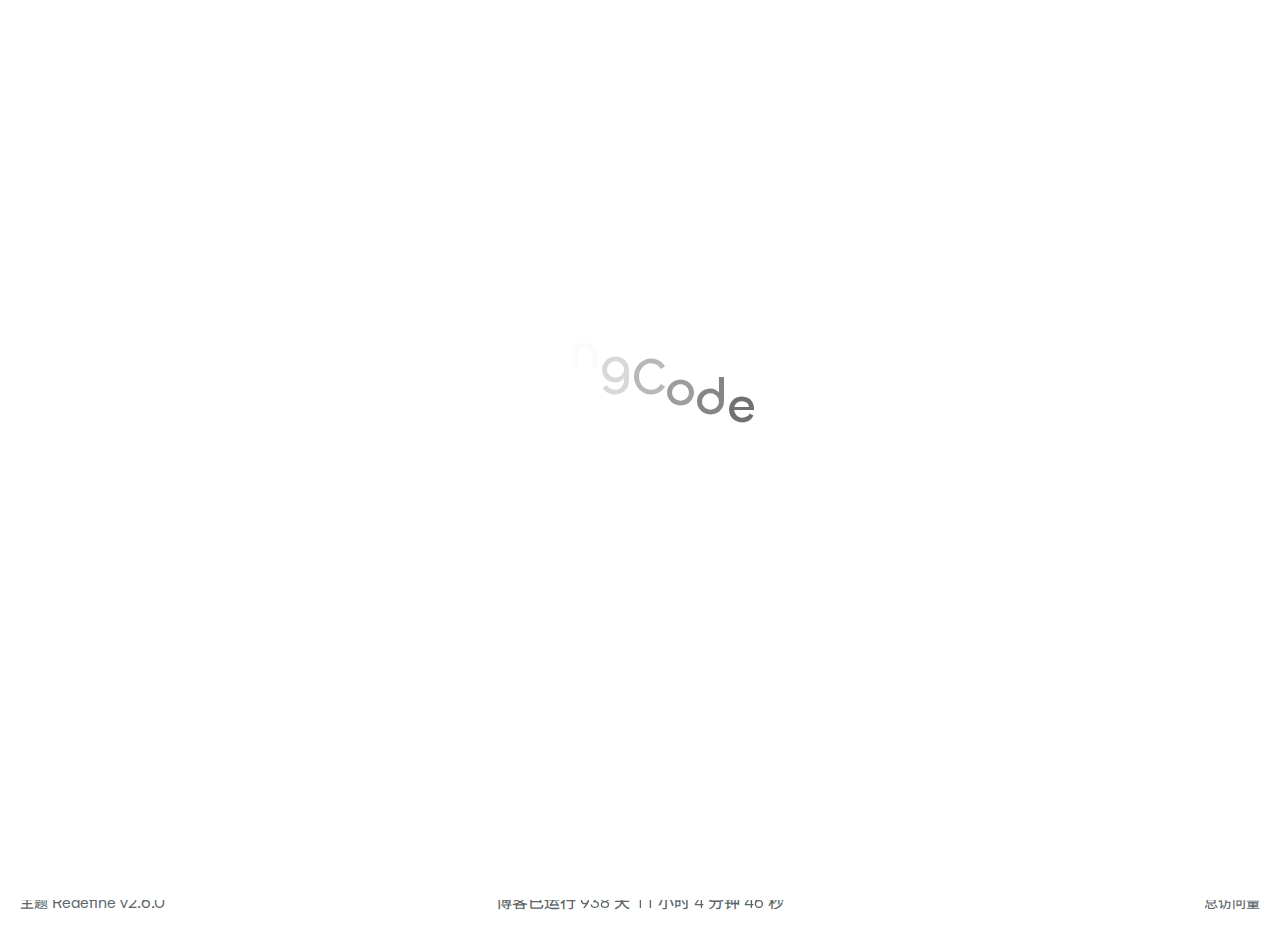
<file: archives/2023/index.html>
<!DOCTYPE html>
<html lang="zh-CN">
<head>
    <meta charset="utf-8">
    <meta name="viewport" content="width=device-width, initial-scale=1">
    <meta name="keywords" content="Hexo Theme Redefine">
    
    <meta name="author" content="ZingCode">
    <!-- preconnect -->
    <link rel="preconnect" href="https://fonts.googleapis.com">
    <link rel="preconnect" href="https://fonts.gstatic.com" crossorigin>

    
    <!--- Seo Part-->
    
    <link rel="canonical" href="http://example.com/archives/2023/"/>
    <meta name="robots" content="index,follow">
    <meta name="googlebot" content="index,follow">
    <meta name="revisit-after" content="1 days">
    
        <meta name="description" content="MyHexoBlog">
<meta property="og:type" content="website">
<meta property="og:title" content="ZingCode">
<meta property="og:url" content="http://example.com/archives/2023/index.html">
<meta property="og:site_name" content="ZingCode">
<meta property="og:description" content="MyHexoBlog">
<meta property="og:locale" content="zh_CN">
<meta property="article:author" content="ZingCode">
<meta name="twitter:card" content="summary">
    
    
        <!-- Google tag (gtag.js) -->
        <script src="https://www.googletagmanager.com/gtag/js?id=G-086ZZPGF23"></script>
        <script>
        window.dataLayer = window.dataLayer || [];
        function gtag(){dataLayer.push(arguments);}
        gtag('js', new Date());

        gtag('config', 'G-086ZZPGF23');
        </script>
    
    <!--- Icon Part-->
    <link rel="icon" type="image/png" href="/images/redefine-favicon.svg" sizes="192x192">
    <link rel="apple-touch-icon" sizes="180x180" href="/images/redefine-favicon.svg">
    <meta name="theme-color" content="#A31F34">
    <link rel="shortcut icon" href="/images/redefine-favicon.svg">
    <!--- Page Info-->
    
    <title>
        
            归档: 2023 -
        
        ZingCode
    </title>

    
<link rel="stylesheet" href="/fonts/Chillax/chillax.css">


    
        <style>
    :root {
        --preloader-background-color: #fff;
        --preloader-text-color: #000;
    }

    @media (prefers-color-scheme: dark) {
        :root {
            --preloader-background-color: #202124;
            --preloader-text-color: #fff;
        }
    }

    @media (prefers-color-scheme: light) {
        :root {
            --preloader-background-color: #fff;
            --preloader-text-color: #000;
        }
    }

    @media (max-width: 600px) {
        .ml13 {
            font-size: 2.6rem !important; /* Adjust this value as needed */
        }
    }

    .preloader {
        display: flex;
        flex-direction: column;
        gap: 1rem; /* Tailwind 'gap-4' is 1rem */
        align-items: center;
        justify-content: center;
        position: fixed;
        padding: 12px;
        top: 0;
        right: 0;
        bottom: 0;
        left: 0;
        width: 100vw;
        height: 100vh; /* 'h-screen' is 100% of the viewport height */
        background-color: var(--preloader-background-color);
        z-index: 1100; /* 'z-[1100]' sets the z-index */
        transition: opacity 0.2s ease-in-out;
    }

    .ml13 {
        font-size: 3.2rem;
        /* text-transform: uppercase; */
        color: var(--preloader-text-color);
        letter-spacing: -1px;
        font-weight: 500;
        font-family: 'Chillax-Variable', sans-serif;
        text-align: center;
    }

    .ml13 .word {
        display: inline-flex;
        flex-wrap: wrap;
        white-space: nowrap;
    }

    .ml13 .letter {
        display: inline-block;
        line-height: 1em;
    }
</style>

<div class="preloader">
    
<script src="/js/libs/anime.min.js"></script>

    <h1 class="ml13">
        ZingCode
    </h1>
    <script>
        var textWrapper = document.querySelector('.ml13');
        // Split text into words
        var words = textWrapper.textContent.trim().split(' ');

        // Clear the existing content
        textWrapper.innerHTML = '';

        // Wrap each word and its letters in spans
        words.forEach(function(word) {
            var wordSpan = document.createElement('span');
            wordSpan.classList.add('word');
            wordSpan.innerHTML = word.replace(/\S/g, "<span class='letter'>$&</span>");
            textWrapper.appendChild(wordSpan);
            textWrapper.appendChild(document.createTextNode(' ')); // Add space between words
        });


        anime.timeline({loop: true})
            .add({
                targets: '.ml13 .letter',
                translateY: [100,0],
                translateZ: 0,
                opacity: [0,1],
                easing: "easeOutExpo",
                duration: 1400,
                delay: (el, i) => 300 + 30 * i
            }).add({
            targets: '.ml13 .letter',
            translateY: [0,-100],
            opacity: [1,0],
            easing: "easeInExpo",
            duration: 1200,
            delay: (el, i) => 100 + 30 * i
        });

        let themeStatus = JSON.parse(localStorage.getItem('REDEFINE-THEME-STATUS'))?.isDark;

        // If the theme status is not found in local storage, check the preferred color scheme
        if (themeStatus === undefined || themeStatus === null) {
            if (window.matchMedia && window.matchMedia('(prefers-color-scheme: dark)').matches) {
                themeStatus = 'dark';
            } else {
                themeStatus = 'light';
            }
        }

        // Now you can use the themeStatus variable in your code
        if (themeStatus) {
            document.documentElement.style.setProperty('--preloader-background-color', '#202124');
            document.documentElement.style.setProperty('--preloader-text-color', '#fff');
        } else {
            document.documentElement.style.setProperty('--preloader-background-color', '#fff');
            document.documentElement.style.setProperty('--preloader-text-color', '#000');
        }

        window.addEventListener('load', function () {
            hidePreloaderAfterTimeout(1000); // Hide after 1000 milliseconds once the window has loaded
        });

        // Backup failsafe: Hide preloader after a maximum of 5000 milliseconds, regardless of the window load event
        hidePreloaderAfterTimeout(5000);

        function hidePreloaderAfterTimeout(delay) {
            setTimeout(function () {
                var preloader = document.querySelector('.preloader');
                preloader.style.opacity = '0';
                setTimeout(function () {
                    preloader.style.display = 'none';
                }, 200);
            }, delay);
        }
    </script>
</div>
    

    
<link rel="stylesheet" href="/css/style.css">


    
        
<link rel="stylesheet" href="/assets/build/styles.css">

    

    
<link rel="stylesheet" href="/fonts/fonts.css">

    
<link rel="stylesheet" href="/fonts/Satoshi/satoshi.css">

    <!--- Font Part-->
    
    
    
        <link href="https://fonts.googleapis.com/css2?family=Noto+Sans+SC:wght@400;500;700&display=swap" rel="stylesheet">
    
    
        <link href="https://fonts.googleapis.com/css2?family=Farsan&display=swap" rel="stylesheet">
    

    <!--- Inject Part-->
    
        
            
                
                    <
                
    
            
                
                    s
                
    
            
                
                    c
                
    
            
                
                    r
                
    
            
                
                    i
                
    
            
                
                    p
                
    
            
                
                    t
                
    
            
                
                     
                
    
            
                
                    s
                
    
            
                
                    r
                
    
            
                
                    c
                
    
            
                
                    =
                
    
            
                
                    "
                
    
            
                
                    h
                
    
            
                
                    t
                
    
            
                
                    t
                
    
            
                
                    p
                
    
            
                
                    s
                
    
            
                
                    :
                
    
            
                
                    /
                
    
            
                
                    /
                
    
            
                
                    a
                
    
            
                
                    p
                
    
            
                
                    i
                
    
            
                
                    .
                
    
            
                
                    v
                
    
            
                
                    v
                
    
            
                
                    h
                
    
            
                
                    a
                
    
            
                
                    n
                
    
            
                
                    .
                
    
            
                
                    c
                
    
            
                
                    o
                
    
            
                
                    m
                
    
            
                
                    /
                
    
            
                
                    a
                
    
            
                
                    p
                
    
            
                
                    i
                
    
            
                
                    /
                
    
            
                
                    d
                
    
            
                
                    e
                
    
            
                
                    n
                
    
            
                
                    g
                
    
            
                
                    l
                
    
            
                
                    o
                
    
            
                
                    n
                
    
            
                
                    g
                
    
            
                
                    2
                
    
            
                
                    "
                
    
            
                
                    >
                
    
            
                
                    <
                
    
            
                
                    /
                
    
            
                
                    s
                
    
            
                
                    c
                
    
            
                
                    r
                
    
            
                
                    i
                
    
            
                
                    p
                
    
            
                
                    t
                
    
            
                
                    >
                
    
            
                
                     
                
    
            
                
                    <
                
    
            
                
                    s
                
    
            
                
                    c
                
    
            
                
                    r
                
    
            
                
                    i
                
    
            
                
                    p
                
    
            
                
                    t
                
    
            
                
                     
                
    
            
                
                    s
                
    
            
                
                    r
                
    
            
                
                    c
                
    
            
                
                    =
                
    
            
                
                    "
                
    
            
                
                    h
                
    
            
                
                    t
                
    
            
                
                    t
                
    
            
                
                    p
                
    
            
                
                    s
                
    
            
                
                    :
                
    
            
                
                    /
                
    
            
                
                    /
                
    
            
                
                    a
                
    
            
                
                    p
                
    
            
                
                    i
                
    
            
                
                    .
                
    
            
                
                    v
                
    
            
                
                    v
                
    
            
                
                    h
                
    
            
                
                    a
                
    
            
                
                    n
                
    
            
                
                    .
                
    
            
                
                    c
                
    
            
                
                    o
                
    
            
                
                    m
                
    
            
                
                    /
                
    
            
                
                    a
                
    
            
                
                    p
                
    
            
                
                    i
                
    
            
                
                    /
                
    
            
                
                    y
                
    
            
                
                    i
                
    
            
                
                    n
                
    
            
                
                    g
                
    
            
                
                    h
                
    
            
                
                    u
                
    
            
                
                    a
                
    
            
                
                    "
                
    
            
                
                    >
                
    
            
                
                    <
                
    
            
                
                    /
                
    
            
                
                    s
                
    
            
                
                    c
                
    
            
                
                    r
                
    
            
                
                    i
                
    
            
                
                    p
                
    
            
                
                    t
                
    
            
                
                    >
                
    
    <script id="hexo-configurations">
    window.config = {"hostname":"example.com","root":"/","language":"zh-CN","path":"search.xml"};
    window.theme = {"articles":{"style":{"font_size":"16px","line_height":1.5,"image_border_radius":"14px","image_alignment":"center","image_caption":false,"link_icon":true,"title_alignment":"left"},"word_count":{"enable":true,"count":true,"min2read":true},"author_label":{"enable":true,"auto":false,"list":[]},"code_block":{"copy":true,"style":"mac","font":{"enable":false,"family":null,"url":null}},"toc":{"enable":true,"max_depth":3,"number":false,"expand":true,"init_open":true},"copyright":{"enable":true,"default":"cc_by_nc_sa"},"lazyload":true,"recommendation":{"enable":true,"title":"推荐文章","limit":3,"mobile_limit":2,"placeholder":"/images/wallhaven-wqery6-light.webp","skip_dirs":[]}},"colors":{"primary":"#A31F34","secondary":null},"global":{"fonts":{"chinese":{"enable":true,"family":"Noto Sans SC","url":"https://fonts.googleapis.com/css2?family=Noto+Sans+SC:wght@400;500;700&display=swap"},"english":{"enable":true,"family":"global.english.family","url":"https://fonts.googleapis.com/css2?family=Farsan&display=swap"}},"content_max_width":"1000px","sidebar_width":"210px","hover":{"shadow":true,"scale":false},"scroll_progress":{"bar":false,"percentage":true},"website_counter":{"url":"https://busuanzi.ibruce.info/busuanzi/2.3/busuanzi.pure.mini.js","enable":true,"site_pv":true,"site_uv":true,"post_pv":true},"single_page":true,"preloader":true,"open_graph":true,"google_analytics":{"enable":true,"id":"G-086ZZPGF23"}},"home_banner":{"enable":true,"style":"fixed","image":{"light":"/images/wallhaven-wqery6-light.webp","dark":"/images/wallhaven-wqery6-dark.webp"},"title":"ZingCode","subtitle":{"text":["Welcome To My Blog !!!"],"hitokoto":{"enable":true,"api":"https://v1.hitokoto.cn"},"typing_speed":100,"backing_speed":80,"starting_delay":500,"backing_delay":1500,"loop":true,"smart_backspace":true},"text_color":{"light":"#fff","dark":"#d1d1b6"},"text_style":{"title_size":"2.8rem","subtitle_size":"1.5rem","line_height":1.2},"custom_font":{"enable":false,"family":null,"url":null},"social_links":{"enable":true,"links":{"github":"https://github.com/KingCode-01","instagram":null,"zhihu":null,"twitter":null,"email":"rhkflzx3qc@gmail.com"},"qrs":{"weixin":null}}},"plugins":{"feed":{"enable":false},"aplayer":{"enable":false,"type":"fixed","audios":[{"name":null,"artist":null,"url":null,"cover":null}]},"mermaid":{"enable":false,"version":"9.3.0"}},"version":"2.6.0","navbar":{"auto_hide":false,"color":{"left":"#f78736","right":"#367df7","transparency":35},"links":{"Home":{"path":"/","icon":"fa-regular fa-house"}},"search":{"enable":true,"preload":true},"tags":{"Tags":{"icon":"fa-solid fa-tags","path":"/tags/"}},"categories":{"Categories":{"icon":"fa-solid fa-folder","path":"/categories/"}}},"page_templates":{"friends_column":2,"tags_style":"blur"},"home":{"sidebar":{"enable":true,"position":"left","first_item":"menu","announcement":"学而不思则罔，思而不学则殆，学无止境！","links":{"Archives":{"path":"/archives","icon":"fa-regular fa-archive"},"Tags":{"path":"/tags","icon":"fa-regular fa-tags"},"Categories":{"path":"/categories","icon":"fa-regular fa-folder"}}},"article_date_format":"auto","categories":{"enable":true,"limit":3},"tags":{"enable":true,"limit":3}},"footerStart":"2023/12/28 22:22:22"};
    window.lang_ago = {"second":"%s 秒前","minute":"%s 分钟前","hour":"%s 小时前","day":"%s 天前","week":"%s 周前","month":"%s 个月前","year":"%s 年前"};
    window.data = {"masonry":false};
  </script>
    
    <!--- Fontawesome Part-->
    
<link rel="stylesheet" href="/fontawesome/fontawesome.min.css">

    
<link rel="stylesheet" href="/fontawesome/brands.min.css">

    
<link rel="stylesheet" href="/fontawesome/solid.min.css">

    
<link rel="stylesheet" href="/fontawesome/regular.min.css">

    
        
<link rel="stylesheet" href="/fontawesome/thin.min.css">

    
    
        
<link rel="stylesheet" href="/fontawesome/light.min.css">

    
    
        
<link rel="stylesheet" href="/fontawesome/duotone.min.css">

    
    
        
<link rel="stylesheet" href="/fontawesome/sharp-solid.min.css">

    
<meta name="generator" content="Hexo 7.0.0"></head>


<body>
<div class="progress-bar-container">
    

    
        <span class="pjax-progress-bar"></span>
<!--        <span class="swup-progress-icon">-->
<!--            <i class="fa-solid fa-circle-notch fa-spin"></i>-->
<!--        </span>-->
    
</div>


<main class="page-container" id="swup">

    

    <div class="main-content-container">


        <div class="main-content-header">
            <header class="navbar-container">

    <div class="navbar-content">
        <div class="left">
            
            <a class="logo-title" href="/">
                
                ZingCode
                
            </a>
        </div>

        <div class="right">
            <!-- PC -->
            <div class="desktop">
                <ul class="navbar-list">
                    
                        
                            

                            <li class="navbar-item">
                                <!-- Menu -->
                                <a class=""
                                   href="/"
                                        >
                                    <i class="fa-regular fa-house fa-fw"></i>
                                    首页
                                    
                                </a>

                                <!-- Submenu -->
                                
                            </li>
                    
                    
                        <li class="navbar-item search search-popup-trigger">
                            <i class="fa-solid fa-magnifying-glass"></i>
                        </li>
                    
                </ul>
            </div>
            <!-- Mobile -->
            <div class="mobile">
                
                    <div class="icon-item search search-popup-trigger"><i class="fa-solid fa-magnifying-glass"></i>
                    </div>
                
                <div class="icon-item navbar-bar">
                    <div class="navbar-bar-middle"></div>
                </div>
            </div>
        </div>
    </div>

    <!-- Mobile drawer -->
    <div class="navbar-drawer h-screen w-full absolute top-0 left-0 bg-background-color flex flex-col justify-between">
        <ul class="drawer-navbar-list flex flex-col px-4 justify-center items-start">
            
                
                    

                    <li class="drawer-navbar-item text-base my-1.5 flex flex-col w-full">
                        
                        <a class="py-1.5 px-2 flex flex-row items-center justify-between gap-1 hover:!text-primary active:!text-primary text-2xl font-semibold group border-b border-border-color hover:border-primary w-full "
                           href="/"
                        >
                            <span>
                                首页
                            </span>
                            
                                <i class="fa-regular fa-house fa-sm fa-fw"></i>
                            
                        </a>
                        

                        
                    </li>
            
        </ul>

        <div class="statistics flex justify-around my-2.5">
    <a class="item tag-count-item flex flex-col justify-center items-center w-20" href="/tags">
        <div class="number text-2xl sm:text-xl text-second-text-color font-semibold">0</div>
        <div class="label text-third-text-color text-sm">标签</div>
    </a>
    <a class="item tag-count-item flex flex-col justify-center items-center w-20" href="/categories">
        <div class="number text-2xl sm:text-xl text-second-text-color font-semibold">0</div>
        <div class="label text-third-text-color text-sm">分类</div>
    </a>
    <a class="item tag-count-item flex flex-col justify-center items-center w-20" href="/archives">
        <div class="number text-2xl sm:text-xl text-second-text-color font-semibold">3</div>
        <div class="label text-third-text-color text-sm">文章</div>
    </a>
</div>
    </div>

    <div class="window-mask"></div>

</header>


        </div>

        <div class="main-content-body">

            

            <div class="main-content">

                
                    <div class="archive-container shadow-none hover:shadow-none sm:shadow-redefine sm:hover:shadow-redefine-hover">
    

<div class="archive-list-container">
    
        <section class="archive-item">
            <div class="archive-item-header flex flex-row items-center mb-2">
                <span class="archive-year font-semibold text-3xl mr-2">2023</span>
                <span class="archive-year-post-count text-xs md:text-sm font-bold rounded-small bg-third-background-color py-[2px] px-[10px] border border-border-color">3</span>
            </div>
            <ul class="article-list pl-8 text-lg leading-[1.5]">
              
                
                    
                    <li class="article-item" date-is='12-29'>
                
                
                    <a href="/2023/12/29/Windows%E5%86%85%E7%BD%91%E6%B8%97%E9%80%8F-%E4%BF%A1%E6%81%AF%E6%94%B6%E9%9B%86/" class="block overflow-hidden">
                        <span class="article-title mb-0.5 text-2xl">Windows 内网渗透-信息收集</span>
                    </a>
                
              
                
                
                    <a href="/2023/12/29/GRUB%E6%89%8B%E5%8A%A8%E6%B7%BB%E5%8A%A0Windows11%E5%BC%95%E5%AF%BC%E9%A1%B9/" class="block overflow-hidden">
                        <span class="article-title mb-0.5 text-2xl">GRUB手动添加Windows 11 引导项</span>
                    </a>
                
              
                
                    
                    <li class="article-item" date-is='12-26'>
                
                
                    <a href="/2023/12/26/hello-world/" class="block overflow-hidden">
                        <span class="article-title mb-0.5 text-2xl">Hello World</span>
                    </a>
                
              
            </ul>
        </section>
    
</div>

</div>

                

            </div>

            

        </div>

        <div class="main-content-footer">
            <footer class="footer mt-5 py-5 h-auto text-base text-third-text-color relative border-t-2 border-t-border-color">
    <div class="info-container py-3 text-center">
        
        <div class="text-center">
            &copy;
            
              <span>2023</span>
              -
            
            2023&nbsp;&nbsp;<i class="fa-solid fa-heart fa-beat" style="--fa-animation-duration: 0.5s; color: #f54545"></i>&nbsp;&nbsp;<a href="/">ZingCode</a>
        </div>
        
            <script data-swup-reload-script src="https://busuanzi.ibruce.info/busuanzi/2.3/busuanzi.pure.mini.js"></script>
            <div class="relative text-center lg:absolute lg:right-[20px] lg:top-1/2 lg:-translate-y-1/2 lg:text-right">
                
                    <span id="busuanzi_container_site_uv" class="lg:!block">
                        <span class="text-sm">访问人数</span>
                        <span id="busuanzi_value_site_uv"></span>
                    </span>
                
                
                    <span id="busuanzi_container_site_pv" class="lg:!block">
                        <span class="text-sm">总访问量</span>
                        <span id="busuanzi_value_site_pv"></span>
                    </span>
                
            </div>
        
        <div class="relative text-center lg:absolute lg:left-[20px] lg:top-1/2 lg:-translate-y-1/2 lg:text-left">
            <span class="lg:block text-sm">由 <?xml version="1.0" encoding="utf-8"?><!DOCTYPE svg PUBLIC "-//W3C//DTD SVG 1.1//EN" "http://www.w3.org/Graphics/SVG/1.1/DTD/svg11.dtd"><svg class="relative top-[2px] inline-block align-baseline" version="1.1" id="圖層_1" xmlns="http://www.w3.org/2000/svg" xmlns:xlink="http://www.w3.org/1999/xlink" x="0px" y="0px" width="1rem" height="1rem" viewBox="0 0 512 512" enable-background="new 0 0 512 512" xml:space="preserve"><path fill="#0E83CD" d="M256.4,25.8l-200,115.5L56,371.5l199.6,114.7l200-115.5l0.4-230.2L256.4,25.8z M349,354.6l-18.4,10.7l-18.6-11V275H200v79.6l-18.4,10.7l-18.6-11v-197l18.5-10.6l18.5,10.8V237h112v-79.6l18.5-10.6l18.5,10.8V354.6z"/></svg><a target="_blank" class="text-base" href="https://hexo.io">Hexo</a> 驱动</span>
            <span class="text-sm lg:block">主题&nbsp;<a class="text-base" target="_blank" href="https://github.com/EvanNotFound/hexo-theme-redefine">Redefine v2.6.0</a></span>
        </div>
        
        
            <div>
                博客已运行 <span class="odometer" id="runtime_days" ></span> 天 <span class="odometer" id="runtime_hours"></span> 小时 <span class="odometer" id="runtime_minutes"></span> 分钟 <span class="odometer" id="runtime_seconds"></span> 秒
            </div>
        
        
            <script data-swup-reload-script>
                try {
                    function odometer_init() {
                    const elements = document.querySelectorAll('.odometer');
                    elements.forEach(el => {
                        new Odometer({
                            el,
                            format: '( ddd).dd',
                            duration: 200
                        });
                    });
                    }
                    odometer_init();
                } catch (error) {}
            </script>
        
        
            
                
        
                
        
        
    </div>  
</footer>
        </div>
    </div>

    

    <div class="right-side-tools-container">
        <div class="side-tools-container">
    <ul class="hidden-tools-list">
        <li class="right-bottom-tools tool-font-adjust-plus flex justify-center items-center">
            <i class="fa-regular fa-magnifying-glass-plus"></i>
        </li>

        <li class="right-bottom-tools tool-font-adjust-minus flex justify-center items-center">
            <i class="fa-regular fa-magnifying-glass-minus"></i>
        </li>

        <li class="right-bottom-tools tool-dark-light-toggle flex justify-center items-center">
            <i class="fa-regular fa-moon"></i>
        </li>

        <!-- rss -->
        

        

        <li class="right-bottom-tools tool-scroll-to-bottom flex justify-center items-center">
            <i class="fa-regular fa-arrow-down"></i>
        </li>
    </ul>

    <ul class="visible-tools-list">
        <li class="right-bottom-tools toggle-tools-list flex justify-center items-center">
            <i class="fa-regular fa-cog fa-spin"></i>
        </li>
        
            <li class="right-bottom-tools tool-scroll-to-top flex justify-center items-center">
                <i class="arrow-up fas fa-arrow-up"></i>
                <span class="percent"></span>
            </li>
        
        
    </ul>
</div>

    </div>

    <div class="image-viewer-container">
    <img src="">
</div>


    
        <div class="search-pop-overlay">
    <div class="popup search-popup">
        <div class="search-header">
          <span class="search-input-field-pre">
            <i class="fa-solid fa-keyboard"></i>
          </span>
            <div class="search-input-container">
                <input autocomplete="off"
                       autocorrect="off"
                       autocapitalize="off"
                       placeholder="搜索..."
                       spellcheck="false"
                       type="search"
                       class="search-input"
                >
            </div>
            <span class="popup-btn-close">
                <i class="fa-solid fa-times"></i>
            </span>
        </div>
        <div id="search-result">
            <div id="no-result">
                <i class="fa-solid fa-spinner fa-spin-pulse fa-5x fa-fw"></i>
            </div>
        </div>
    </div>
</div>

    

</main>


    
<script src="/js/libs/Swup.min.js"></script>

<script src="/js/libs/SwupSlideTheme.min.js"></script>

<script src="/js/libs/SwupScriptsPlugin.min.js"></script>

<script src="/js/libs/SwupProgressPlugin.min.js"></script>

<script src="/js/libs/SwupScrollPlugin.min.js"></script>

<script src="/js/libs/SwupPreloadPlugin.min.js"></script>

<script>
    const swup = new Swup({
        plugins: [
            new SwupScriptsPlugin({
                optin: true,
            }),
            new SwupProgressPlugin(),
            new SwupScrollPlugin({
                offset: 80,
            }),
            new SwupSlideTheme({
                mainElement: ".main-content-body",
            }),
            new SwupPreloadPlugin(),
        ],
        containers: ["#swup"],
    });
</script>







<script src="/js/tools/imageViewer.js" type="module"></script>

<script src="/js/utils.js" type="module"></script>

<script src="/js/main.js" type="module"></script>

<script src="/js/layouts/navbarShrink.js" type="module"></script>

<script src="/js/tools/scrollTopBottom.js" type="module"></script>

<script src="/js/tools/lightDarkSwitch.js" type="module"></script>

<script src="/js/layouts/categoryList.js" type="module"></script>



    
<script src="/js/tools/localSearch.js" type="module"></script>




    
<script src="/js/tools/codeBlock.js" type="module"></script>




    
<script src="/js/layouts/lazyload.js" type="module"></script>




    
<script src="/js/tools/runtime.js"></script>

    
<script src="/js/libs/odometer.min.js"></script>

    
<link rel="stylesheet" href="/assets/odometer-theme-minimal.css">




  
<script src="/js/libs/Typed.min.js"></script>

  
<script src="/js/plugins/typed.js" type="module"></script>









<div class="post-scripts" data-swup-reload-script>
    
        
<script src="/js/tools/tocToggle.js" type="module"></script>

<script src="/js/layouts/toc.js" type="module"></script>

<script src="/js/plugins/tabs.js" type="module"></script>

    
</div>


</body>
</html>
</file>
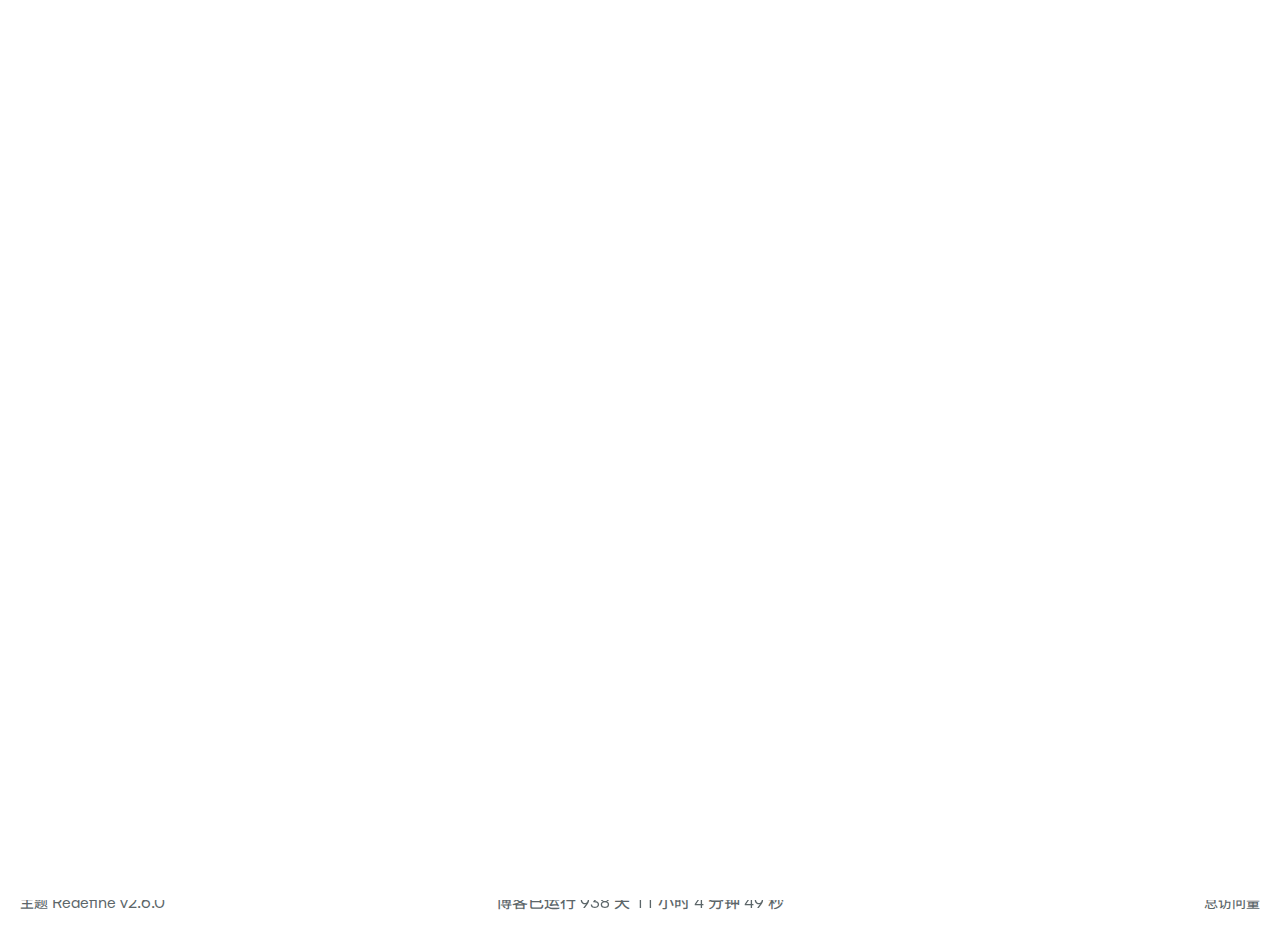
<file: archives/2023/12/index.html>
<!DOCTYPE html>
<html lang="zh-CN">
<head>
    <meta charset="utf-8">
    <meta name="viewport" content="width=device-width, initial-scale=1">
    <meta name="keywords" content="Hexo Theme Redefine">
    
    <meta name="author" content="ZingCode">
    <!-- preconnect -->
    <link rel="preconnect" href="https://fonts.googleapis.com">
    <link rel="preconnect" href="https://fonts.gstatic.com" crossorigin>

    
    <!--- Seo Part-->
    
    <link rel="canonical" href="http://example.com/archives/2023/12/"/>
    <meta name="robots" content="index,follow">
    <meta name="googlebot" content="index,follow">
    <meta name="revisit-after" content="1 days">
    
        <meta name="description" content="MyHexoBlog">
<meta property="og:type" content="website">
<meta property="og:title" content="ZingCode">
<meta property="og:url" content="http://example.com/archives/2023/12/index.html">
<meta property="og:site_name" content="ZingCode">
<meta property="og:description" content="MyHexoBlog">
<meta property="og:locale" content="zh_CN">
<meta property="article:author" content="ZingCode">
<meta name="twitter:card" content="summary">
    
    
        <!-- Google tag (gtag.js) -->
        <script src="https://www.googletagmanager.com/gtag/js?id=G-086ZZPGF23"></script>
        <script>
        window.dataLayer = window.dataLayer || [];
        function gtag(){dataLayer.push(arguments);}
        gtag('js', new Date());

        gtag('config', 'G-086ZZPGF23');
        </script>
    
    <!--- Icon Part-->
    <link rel="icon" type="image/png" href="/images/redefine-favicon.svg" sizes="192x192">
    <link rel="apple-touch-icon" sizes="180x180" href="/images/redefine-favicon.svg">
    <meta name="theme-color" content="#A31F34">
    <link rel="shortcut icon" href="/images/redefine-favicon.svg">
    <!--- Page Info-->
    
    <title>
        
            归档: 2023/12 -
        
        ZingCode
    </title>

    
<link rel="stylesheet" href="/fonts/Chillax/chillax.css">


    
        <style>
    :root {
        --preloader-background-color: #fff;
        --preloader-text-color: #000;
    }

    @media (prefers-color-scheme: dark) {
        :root {
            --preloader-background-color: #202124;
            --preloader-text-color: #fff;
        }
    }

    @media (prefers-color-scheme: light) {
        :root {
            --preloader-background-color: #fff;
            --preloader-text-color: #000;
        }
    }

    @media (max-width: 600px) {
        .ml13 {
            font-size: 2.6rem !important; /* Adjust this value as needed */
        }
    }

    .preloader {
        display: flex;
        flex-direction: column;
        gap: 1rem; /* Tailwind 'gap-4' is 1rem */
        align-items: center;
        justify-content: center;
        position: fixed;
        padding: 12px;
        top: 0;
        right: 0;
        bottom: 0;
        left: 0;
        width: 100vw;
        height: 100vh; /* 'h-screen' is 100% of the viewport height */
        background-color: var(--preloader-background-color);
        z-index: 1100; /* 'z-[1100]' sets the z-index */
        transition: opacity 0.2s ease-in-out;
    }

    .ml13 {
        font-size: 3.2rem;
        /* text-transform: uppercase; */
        color: var(--preloader-text-color);
        letter-spacing: -1px;
        font-weight: 500;
        font-family: 'Chillax-Variable', sans-serif;
        text-align: center;
    }

    .ml13 .word {
        display: inline-flex;
        flex-wrap: wrap;
        white-space: nowrap;
    }

    .ml13 .letter {
        display: inline-block;
        line-height: 1em;
    }
</style>

<div class="preloader">
    
<script src="/js/libs/anime.min.js"></script>

    <h1 class="ml13">
        ZingCode
    </h1>
    <script>
        var textWrapper = document.querySelector('.ml13');
        // Split text into words
        var words = textWrapper.textContent.trim().split(' ');

        // Clear the existing content
        textWrapper.innerHTML = '';

        // Wrap each word and its letters in spans
        words.forEach(function(word) {
            var wordSpan = document.createElement('span');
            wordSpan.classList.add('word');
            wordSpan.innerHTML = word.replace(/\S/g, "<span class='letter'>$&</span>");
            textWrapper.appendChild(wordSpan);
            textWrapper.appendChild(document.createTextNode(' ')); // Add space between words
        });


        anime.timeline({loop: true})
            .add({
                targets: '.ml13 .letter',
                translateY: [100,0],
                translateZ: 0,
                opacity: [0,1],
                easing: "easeOutExpo",
                duration: 1400,
                delay: (el, i) => 300 + 30 * i
            }).add({
            targets: '.ml13 .letter',
            translateY: [0,-100],
            opacity: [1,0],
            easing: "easeInExpo",
            duration: 1200,
            delay: (el, i) => 100 + 30 * i
        });

        let themeStatus = JSON.parse(localStorage.getItem('REDEFINE-THEME-STATUS'))?.isDark;

        // If the theme status is not found in local storage, check the preferred color scheme
        if (themeStatus === undefined || themeStatus === null) {
            if (window.matchMedia && window.matchMedia('(prefers-color-scheme: dark)').matches) {
                themeStatus = 'dark';
            } else {
                themeStatus = 'light';
            }
        }

        // Now you can use the themeStatus variable in your code
        if (themeStatus) {
            document.documentElement.style.setProperty('--preloader-background-color', '#202124');
            document.documentElement.style.setProperty('--preloader-text-color', '#fff');
        } else {
            document.documentElement.style.setProperty('--preloader-background-color', '#fff');
            document.documentElement.style.setProperty('--preloader-text-color', '#000');
        }

        window.addEventListener('load', function () {
            hidePreloaderAfterTimeout(1000); // Hide after 1000 milliseconds once the window has loaded
        });

        // Backup failsafe: Hide preloader after a maximum of 5000 milliseconds, regardless of the window load event
        hidePreloaderAfterTimeout(5000);

        function hidePreloaderAfterTimeout(delay) {
            setTimeout(function () {
                var preloader = document.querySelector('.preloader');
                preloader.style.opacity = '0';
                setTimeout(function () {
                    preloader.style.display = 'none';
                }, 200);
            }, delay);
        }
    </script>
</div>
    

    
<link rel="stylesheet" href="/css/style.css">


    
        
<link rel="stylesheet" href="/assets/build/styles.css">

    

    
<link rel="stylesheet" href="/fonts/fonts.css">

    
<link rel="stylesheet" href="/fonts/Satoshi/satoshi.css">

    <!--- Font Part-->
    
    
    
        <link href="https://fonts.googleapis.com/css2?family=Noto+Sans+SC:wght@400;500;700&display=swap" rel="stylesheet">
    
    
        <link href="https://fonts.googleapis.com/css2?family=Farsan&display=swap" rel="stylesheet">
    

    <!--- Inject Part-->
    
        
            
                
                    <
                
    
            
                
                    s
                
    
            
                
                    c
                
    
            
                
                    r
                
    
            
                
                    i
                
    
            
                
                    p
                
    
            
                
                    t
                
    
            
                
                     
                
    
            
                
                    s
                
    
            
                
                    r
                
    
            
                
                    c
                
    
            
                
                    =
                
    
            
                
                    "
                
    
            
                
                    h
                
    
            
                
                    t
                
    
            
                
                    t
                
    
            
                
                    p
                
    
            
                
                    s
                
    
            
                
                    :
                
    
            
                
                    /
                
    
            
                
                    /
                
    
            
                
                    a
                
    
            
                
                    p
                
    
            
                
                    i
                
    
            
                
                    .
                
    
            
                
                    v
                
    
            
                
                    v
                
    
            
                
                    h
                
    
            
                
                    a
                
    
            
                
                    n
                
    
            
                
                    .
                
    
            
                
                    c
                
    
            
                
                    o
                
    
            
                
                    m
                
    
            
                
                    /
                
    
            
                
                    a
                
    
            
                
                    p
                
    
            
                
                    i
                
    
            
                
                    /
                
    
            
                
                    d
                
    
            
                
                    e
                
    
            
                
                    n
                
    
            
                
                    g
                
    
            
                
                    l
                
    
            
                
                    o
                
    
            
                
                    n
                
    
            
                
                    g
                
    
            
                
                    2
                
    
            
                
                    "
                
    
            
                
                    >
                
    
            
                
                    <
                
    
            
                
                    /
                
    
            
                
                    s
                
    
            
                
                    c
                
    
            
                
                    r
                
    
            
                
                    i
                
    
            
                
                    p
                
    
            
                
                    t
                
    
            
                
                    >
                
    
            
                
                     
                
    
            
                
                    <
                
    
            
                
                    s
                
    
            
                
                    c
                
    
            
                
                    r
                
    
            
                
                    i
                
    
            
                
                    p
                
    
            
                
                    t
                
    
            
                
                     
                
    
            
                
                    s
                
    
            
                
                    r
                
    
            
                
                    c
                
    
            
                
                    =
                
    
            
                
                    "
                
    
            
                
                    h
                
    
            
                
                    t
                
    
            
                
                    t
                
    
            
                
                    p
                
    
            
                
                    s
                
    
            
                
                    :
                
    
            
                
                    /
                
    
            
                
                    /
                
    
            
                
                    a
                
    
            
                
                    p
                
    
            
                
                    i
                
    
            
                
                    .
                
    
            
                
                    v
                
    
            
                
                    v
                
    
            
                
                    h
                
    
            
                
                    a
                
    
            
                
                    n
                
    
            
                
                    .
                
    
            
                
                    c
                
    
            
                
                    o
                
    
            
                
                    m
                
    
            
                
                    /
                
    
            
                
                    a
                
    
            
                
                    p
                
    
            
                
                    i
                
    
            
                
                    /
                
    
            
                
                    y
                
    
            
                
                    i
                
    
            
                
                    n
                
    
            
                
                    g
                
    
            
                
                    h
                
    
            
                
                    u
                
    
            
                
                    a
                
    
            
                
                    "
                
    
            
                
                    >
                
    
            
                
                    <
                
    
            
                
                    /
                
    
            
                
                    s
                
    
            
                
                    c
                
    
            
                
                    r
                
    
            
                
                    i
                
    
            
                
                    p
                
    
            
                
                    t
                
    
            
                
                    >
                
    
    <script id="hexo-configurations">
    window.config = {"hostname":"example.com","root":"/","language":"zh-CN","path":"search.xml"};
    window.theme = {"articles":{"style":{"font_size":"16px","line_height":1.5,"image_border_radius":"14px","image_alignment":"center","image_caption":false,"link_icon":true,"title_alignment":"left"},"word_count":{"enable":true,"count":true,"min2read":true},"author_label":{"enable":true,"auto":false,"list":[]},"code_block":{"copy":true,"style":"mac","font":{"enable":false,"family":null,"url":null}},"toc":{"enable":true,"max_depth":3,"number":false,"expand":true,"init_open":true},"copyright":{"enable":true,"default":"cc_by_nc_sa"},"lazyload":true,"recommendation":{"enable":true,"title":"推荐文章","limit":3,"mobile_limit":2,"placeholder":"/images/wallhaven-wqery6-light.webp","skip_dirs":[]}},"colors":{"primary":"#A31F34","secondary":null},"global":{"fonts":{"chinese":{"enable":true,"family":"Noto Sans SC","url":"https://fonts.googleapis.com/css2?family=Noto+Sans+SC:wght@400;500;700&display=swap"},"english":{"enable":true,"family":"global.english.family","url":"https://fonts.googleapis.com/css2?family=Farsan&display=swap"}},"content_max_width":"1000px","sidebar_width":"210px","hover":{"shadow":true,"scale":false},"scroll_progress":{"bar":false,"percentage":true},"website_counter":{"url":"https://busuanzi.ibruce.info/busuanzi/2.3/busuanzi.pure.mini.js","enable":true,"site_pv":true,"site_uv":true,"post_pv":true},"single_page":true,"preloader":true,"open_graph":true,"google_analytics":{"enable":true,"id":"G-086ZZPGF23"}},"home_banner":{"enable":true,"style":"fixed","image":{"light":"/images/wallhaven-wqery6-light.webp","dark":"/images/wallhaven-wqery6-dark.webp"},"title":"ZingCode","subtitle":{"text":["Welcome To My Blog !!!"],"hitokoto":{"enable":true,"api":"https://v1.hitokoto.cn"},"typing_speed":100,"backing_speed":80,"starting_delay":500,"backing_delay":1500,"loop":true,"smart_backspace":true},"text_color":{"light":"#fff","dark":"#d1d1b6"},"text_style":{"title_size":"2.8rem","subtitle_size":"1.5rem","line_height":1.2},"custom_font":{"enable":false,"family":null,"url":null},"social_links":{"enable":true,"links":{"github":"https://github.com/KingCode-01","instagram":null,"zhihu":null,"twitter":null,"email":"rhkflzx3qc@gmail.com"},"qrs":{"weixin":null}}},"plugins":{"feed":{"enable":false},"aplayer":{"enable":false,"type":"fixed","audios":[{"name":null,"artist":null,"url":null,"cover":null}]},"mermaid":{"enable":false,"version":"9.3.0"}},"version":"2.6.0","navbar":{"auto_hide":false,"color":{"left":"#f78736","right":"#367df7","transparency":35},"links":{"Home":{"path":"/","icon":"fa-regular fa-house"}},"search":{"enable":true,"preload":true},"tags":{"Tags":{"icon":"fa-solid fa-tags","path":"/tags/"}},"categories":{"Categories":{"icon":"fa-solid fa-folder","path":"/categories/"}}},"page_templates":{"friends_column":2,"tags_style":"blur"},"home":{"sidebar":{"enable":true,"position":"left","first_item":"menu","announcement":"学而不思则罔，思而不学则殆，学无止境！","links":{"Archives":{"path":"/archives","icon":"fa-regular fa-archive"},"Tags":{"path":"/tags","icon":"fa-regular fa-tags"},"Categories":{"path":"/categories","icon":"fa-regular fa-folder"}}},"article_date_format":"auto","categories":{"enable":true,"limit":3},"tags":{"enable":true,"limit":3}},"footerStart":"2023/12/28 22:22:22"};
    window.lang_ago = {"second":"%s 秒前","minute":"%s 分钟前","hour":"%s 小时前","day":"%s 天前","week":"%s 周前","month":"%s 个月前","year":"%s 年前"};
    window.data = {"masonry":false};
  </script>
    
    <!--- Fontawesome Part-->
    
<link rel="stylesheet" href="/fontawesome/fontawesome.min.css">

    
<link rel="stylesheet" href="/fontawesome/brands.min.css">

    
<link rel="stylesheet" href="/fontawesome/solid.min.css">

    
<link rel="stylesheet" href="/fontawesome/regular.min.css">

    
        
<link rel="stylesheet" href="/fontawesome/thin.min.css">

    
    
        
<link rel="stylesheet" href="/fontawesome/light.min.css">

    
    
        
<link rel="stylesheet" href="/fontawesome/duotone.min.css">

    
    
        
<link rel="stylesheet" href="/fontawesome/sharp-solid.min.css">

    
<meta name="generator" content="Hexo 7.0.0"></head>


<body>
<div class="progress-bar-container">
    

    
        <span class="pjax-progress-bar"></span>
<!--        <span class="swup-progress-icon">-->
<!--            <i class="fa-solid fa-circle-notch fa-spin"></i>-->
<!--        </span>-->
    
</div>


<main class="page-container" id="swup">

    

    <div class="main-content-container">


        <div class="main-content-header">
            <header class="navbar-container">

    <div class="navbar-content">
        <div class="left">
            
            <a class="logo-title" href="/">
                
                ZingCode
                
            </a>
        </div>

        <div class="right">
            <!-- PC -->
            <div class="desktop">
                <ul class="navbar-list">
                    
                        
                            

                            <li class="navbar-item">
                                <!-- Menu -->
                                <a class=""
                                   href="/"
                                        >
                                    <i class="fa-regular fa-house fa-fw"></i>
                                    首页
                                    
                                </a>

                                <!-- Submenu -->
                                
                            </li>
                    
                    
                        <li class="navbar-item search search-popup-trigger">
                            <i class="fa-solid fa-magnifying-glass"></i>
                        </li>
                    
                </ul>
            </div>
            <!-- Mobile -->
            <div class="mobile">
                
                    <div class="icon-item search search-popup-trigger"><i class="fa-solid fa-magnifying-glass"></i>
                    </div>
                
                <div class="icon-item navbar-bar">
                    <div class="navbar-bar-middle"></div>
                </div>
            </div>
        </div>
    </div>

    <!-- Mobile drawer -->
    <div class="navbar-drawer h-screen w-full absolute top-0 left-0 bg-background-color flex flex-col justify-between">
        <ul class="drawer-navbar-list flex flex-col px-4 justify-center items-start">
            
                
                    

                    <li class="drawer-navbar-item text-base my-1.5 flex flex-col w-full">
                        
                        <a class="py-1.5 px-2 flex flex-row items-center justify-between gap-1 hover:!text-primary active:!text-primary text-2xl font-semibold group border-b border-border-color hover:border-primary w-full "
                           href="/"
                        >
                            <span>
                                首页
                            </span>
                            
                                <i class="fa-regular fa-house fa-sm fa-fw"></i>
                            
                        </a>
                        

                        
                    </li>
            
        </ul>

        <div class="statistics flex justify-around my-2.5">
    <a class="item tag-count-item flex flex-col justify-center items-center w-20" href="/tags">
        <div class="number text-2xl sm:text-xl text-second-text-color font-semibold">0</div>
        <div class="label text-third-text-color text-sm">标签</div>
    </a>
    <a class="item tag-count-item flex flex-col justify-center items-center w-20" href="/categories">
        <div class="number text-2xl sm:text-xl text-second-text-color font-semibold">0</div>
        <div class="label text-third-text-color text-sm">分类</div>
    </a>
    <a class="item tag-count-item flex flex-col justify-center items-center w-20" href="/archives">
        <div class="number text-2xl sm:text-xl text-second-text-color font-semibold">3</div>
        <div class="label text-third-text-color text-sm">文章</div>
    </a>
</div>
    </div>

    <div class="window-mask"></div>

</header>


        </div>

        <div class="main-content-body">

            

            <div class="main-content">

                
                    <div class="archive-container shadow-none hover:shadow-none sm:shadow-redefine sm:hover:shadow-redefine-hover">
    

<div class="archive-list-container">
    
        <section class="archive-item">
            <div class="archive-item-header flex flex-row items-center mb-2">
                <span class="archive-year font-semibold text-3xl mr-2">2023</span>
                <span class="archive-year-post-count text-xs md:text-sm font-bold rounded-small bg-third-background-color py-[2px] px-[10px] border border-border-color">3</span>
            </div>
            <ul class="article-list pl-8 text-lg leading-[1.5]">
              
                
                    
                    <li class="article-item" date-is='12-29'>
                
                
                    <a href="/2023/12/29/Windows%E5%86%85%E7%BD%91%E6%B8%97%E9%80%8F-%E4%BF%A1%E6%81%AF%E6%94%B6%E9%9B%86/" class="block overflow-hidden">
                        <span class="article-title mb-0.5 text-2xl">Windows 内网渗透-信息收集</span>
                    </a>
                
              
                
                
                    <a href="/2023/12/29/GRUB%E6%89%8B%E5%8A%A8%E6%B7%BB%E5%8A%A0Windows11%E5%BC%95%E5%AF%BC%E9%A1%B9/" class="block overflow-hidden">
                        <span class="article-title mb-0.5 text-2xl">GRUB手动添加Windows 11 引导项</span>
                    </a>
                
              
                
                    
                    <li class="article-item" date-is='12-26'>
                
                
                    <a href="/2023/12/26/hello-world/" class="block overflow-hidden">
                        <span class="article-title mb-0.5 text-2xl">Hello World</span>
                    </a>
                
              
            </ul>
        </section>
    
</div>

</div>

                

            </div>

            

        </div>

        <div class="main-content-footer">
            <footer class="footer mt-5 py-5 h-auto text-base text-third-text-color relative border-t-2 border-t-border-color">
    <div class="info-container py-3 text-center">
        
        <div class="text-center">
            &copy;
            
              <span>2023</span>
              -
            
            2023&nbsp;&nbsp;<i class="fa-solid fa-heart fa-beat" style="--fa-animation-duration: 0.5s; color: #f54545"></i>&nbsp;&nbsp;<a href="/">ZingCode</a>
        </div>
        
            <script data-swup-reload-script src="https://busuanzi.ibruce.info/busuanzi/2.3/busuanzi.pure.mini.js"></script>
            <div class="relative text-center lg:absolute lg:right-[20px] lg:top-1/2 lg:-translate-y-1/2 lg:text-right">
                
                    <span id="busuanzi_container_site_uv" class="lg:!block">
                        <span class="text-sm">访问人数</span>
                        <span id="busuanzi_value_site_uv"></span>
                    </span>
                
                
                    <span id="busuanzi_container_site_pv" class="lg:!block">
                        <span class="text-sm">总访问量</span>
                        <span id="busuanzi_value_site_pv"></span>
                    </span>
                
            </div>
        
        <div class="relative text-center lg:absolute lg:left-[20px] lg:top-1/2 lg:-translate-y-1/2 lg:text-left">
            <span class="lg:block text-sm">由 <?xml version="1.0" encoding="utf-8"?><!DOCTYPE svg PUBLIC "-//W3C//DTD SVG 1.1//EN" "http://www.w3.org/Graphics/SVG/1.1/DTD/svg11.dtd"><svg class="relative top-[2px] inline-block align-baseline" version="1.1" id="圖層_1" xmlns="http://www.w3.org/2000/svg" xmlns:xlink="http://www.w3.org/1999/xlink" x="0px" y="0px" width="1rem" height="1rem" viewBox="0 0 512 512" enable-background="new 0 0 512 512" xml:space="preserve"><path fill="#0E83CD" d="M256.4,25.8l-200,115.5L56,371.5l199.6,114.7l200-115.5l0.4-230.2L256.4,25.8z M349,354.6l-18.4,10.7l-18.6-11V275H200v79.6l-18.4,10.7l-18.6-11v-197l18.5-10.6l18.5,10.8V237h112v-79.6l18.5-10.6l18.5,10.8V354.6z"/></svg><a target="_blank" class="text-base" href="https://hexo.io">Hexo</a> 驱动</span>
            <span class="text-sm lg:block">主题&nbsp;<a class="text-base" target="_blank" href="https://github.com/EvanNotFound/hexo-theme-redefine">Redefine v2.6.0</a></span>
        </div>
        
        
            <div>
                博客已运行 <span class="odometer" id="runtime_days" ></span> 天 <span class="odometer" id="runtime_hours"></span> 小时 <span class="odometer" id="runtime_minutes"></span> 分钟 <span class="odometer" id="runtime_seconds"></span> 秒
            </div>
        
        
            <script data-swup-reload-script>
                try {
                    function odometer_init() {
                    const elements = document.querySelectorAll('.odometer');
                    elements.forEach(el => {
                        new Odometer({
                            el,
                            format: '( ddd).dd',
                            duration: 200
                        });
                    });
                    }
                    odometer_init();
                } catch (error) {}
            </script>
        
        
            
                
        
                
        
        
    </div>  
</footer>
        </div>
    </div>

    

    <div class="right-side-tools-container">
        <div class="side-tools-container">
    <ul class="hidden-tools-list">
        <li class="right-bottom-tools tool-font-adjust-plus flex justify-center items-center">
            <i class="fa-regular fa-magnifying-glass-plus"></i>
        </li>

        <li class="right-bottom-tools tool-font-adjust-minus flex justify-center items-center">
            <i class="fa-regular fa-magnifying-glass-minus"></i>
        </li>

        <li class="right-bottom-tools tool-dark-light-toggle flex justify-center items-center">
            <i class="fa-regular fa-moon"></i>
        </li>

        <!-- rss -->
        

        

        <li class="right-bottom-tools tool-scroll-to-bottom flex justify-center items-center">
            <i class="fa-regular fa-arrow-down"></i>
        </li>
    </ul>

    <ul class="visible-tools-list">
        <li class="right-bottom-tools toggle-tools-list flex justify-center items-center">
            <i class="fa-regular fa-cog fa-spin"></i>
        </li>
        
            <li class="right-bottom-tools tool-scroll-to-top flex justify-center items-center">
                <i class="arrow-up fas fa-arrow-up"></i>
                <span class="percent"></span>
            </li>
        
        
    </ul>
</div>

    </div>

    <div class="image-viewer-container">
    <img src="">
</div>


    
        <div class="search-pop-overlay">
    <div class="popup search-popup">
        <div class="search-header">
          <span class="search-input-field-pre">
            <i class="fa-solid fa-keyboard"></i>
          </span>
            <div class="search-input-container">
                <input autocomplete="off"
                       autocorrect="off"
                       autocapitalize="off"
                       placeholder="搜索..."
                       spellcheck="false"
                       type="search"
                       class="search-input"
                >
            </div>
            <span class="popup-btn-close">
                <i class="fa-solid fa-times"></i>
            </span>
        </div>
        <div id="search-result">
            <div id="no-result">
                <i class="fa-solid fa-spinner fa-spin-pulse fa-5x fa-fw"></i>
            </div>
        </div>
    </div>
</div>

    

</main>


    
<script src="/js/libs/Swup.min.js"></script>

<script src="/js/libs/SwupSlideTheme.min.js"></script>

<script src="/js/libs/SwupScriptsPlugin.min.js"></script>

<script src="/js/libs/SwupProgressPlugin.min.js"></script>

<script src="/js/libs/SwupScrollPlugin.min.js"></script>

<script src="/js/libs/SwupPreloadPlugin.min.js"></script>

<script>
    const swup = new Swup({
        plugins: [
            new SwupScriptsPlugin({
                optin: true,
            }),
            new SwupProgressPlugin(),
            new SwupScrollPlugin({
                offset: 80,
            }),
            new SwupSlideTheme({
                mainElement: ".main-content-body",
            }),
            new SwupPreloadPlugin(),
        ],
        containers: ["#swup"],
    });
</script>







<script src="/js/tools/imageViewer.js" type="module"></script>

<script src="/js/utils.js" type="module"></script>

<script src="/js/main.js" type="module"></script>

<script src="/js/layouts/navbarShrink.js" type="module"></script>

<script src="/js/tools/scrollTopBottom.js" type="module"></script>

<script src="/js/tools/lightDarkSwitch.js" type="module"></script>

<script src="/js/layouts/categoryList.js" type="module"></script>



    
<script src="/js/tools/localSearch.js" type="module"></script>




    
<script src="/js/tools/codeBlock.js" type="module"></script>




    
<script src="/js/layouts/lazyload.js" type="module"></script>




    
<script src="/js/tools/runtime.js"></script>

    
<script src="/js/libs/odometer.min.js"></script>

    
<link rel="stylesheet" href="/assets/odometer-theme-minimal.css">




  
<script src="/js/libs/Typed.min.js"></script>

  
<script src="/js/plugins/typed.js" type="module"></script>









<div class="post-scripts" data-swup-reload-script>
    
        
<script src="/js/tools/tocToggle.js" type="module"></script>

<script src="/js/layouts/toc.js" type="module"></script>

<script src="/js/plugins/tabs.js" type="module"></script>

    
</div>


</body>
</html>
</file>
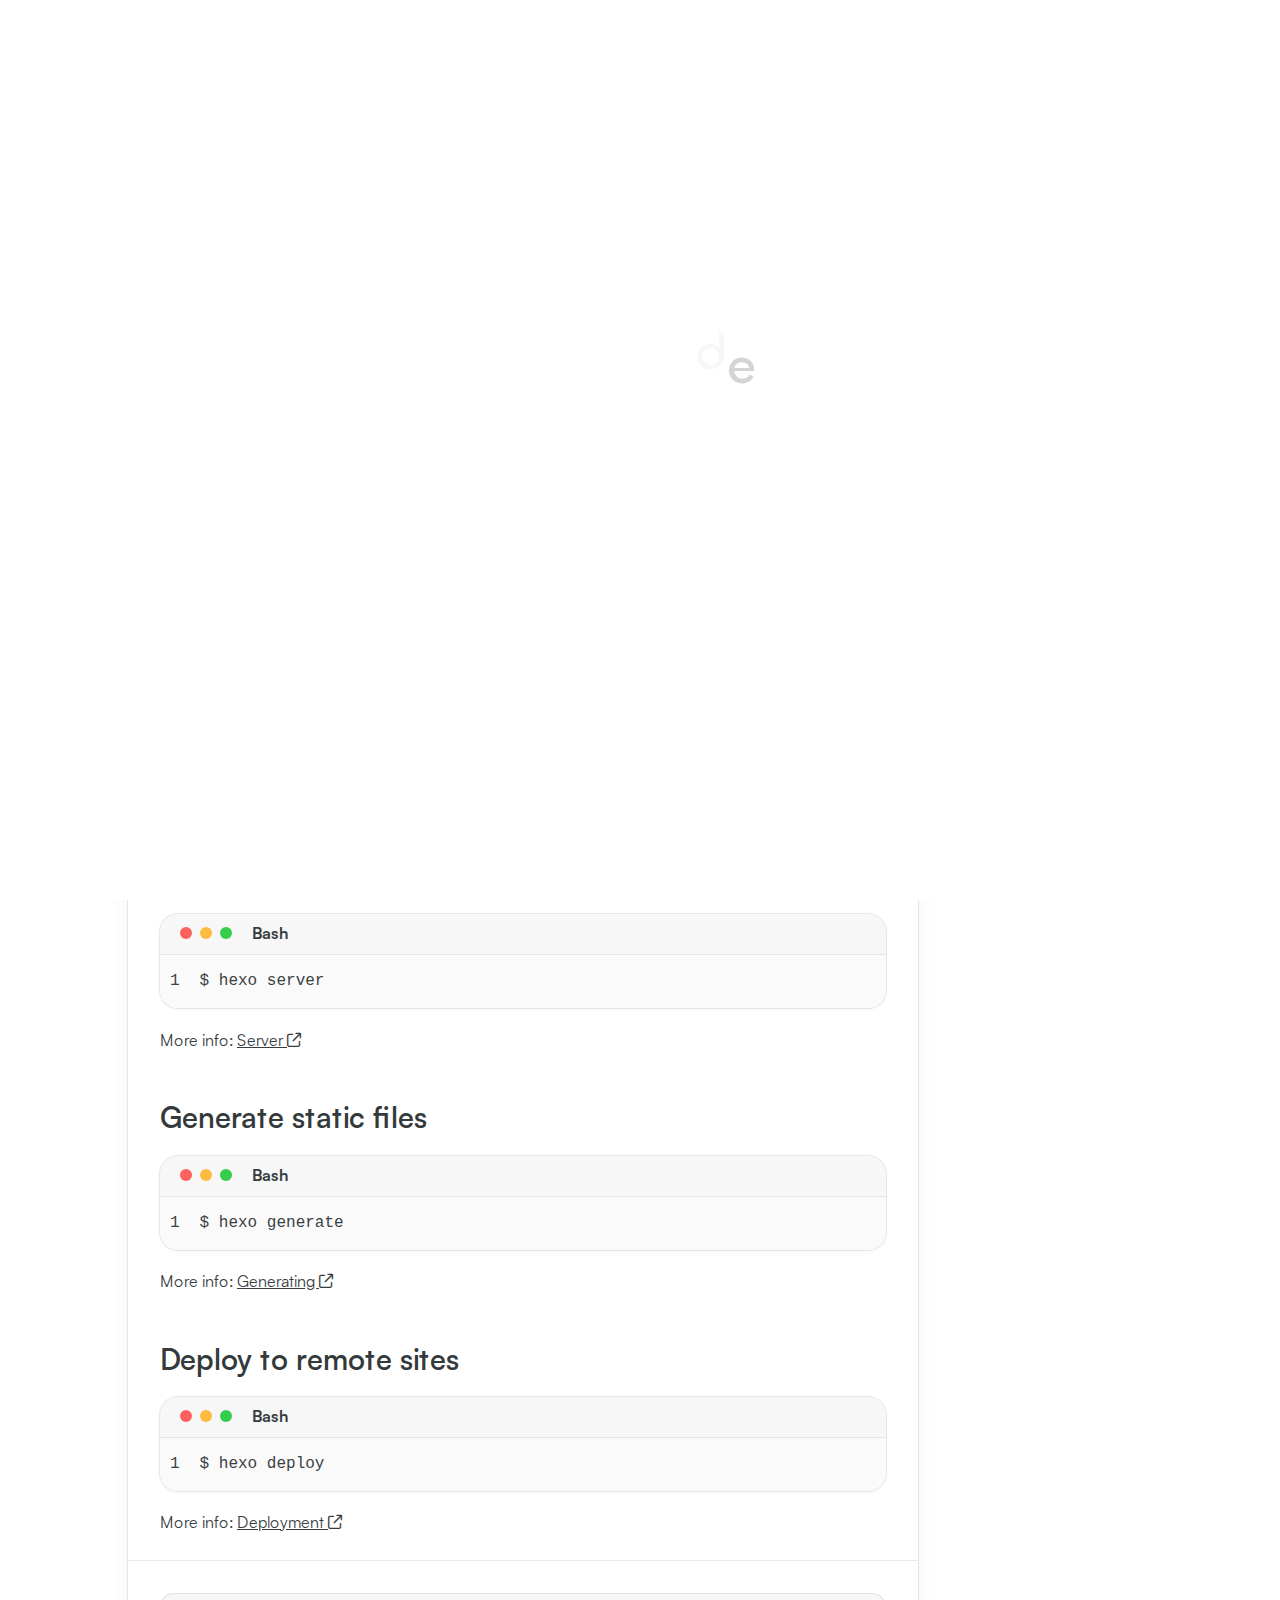
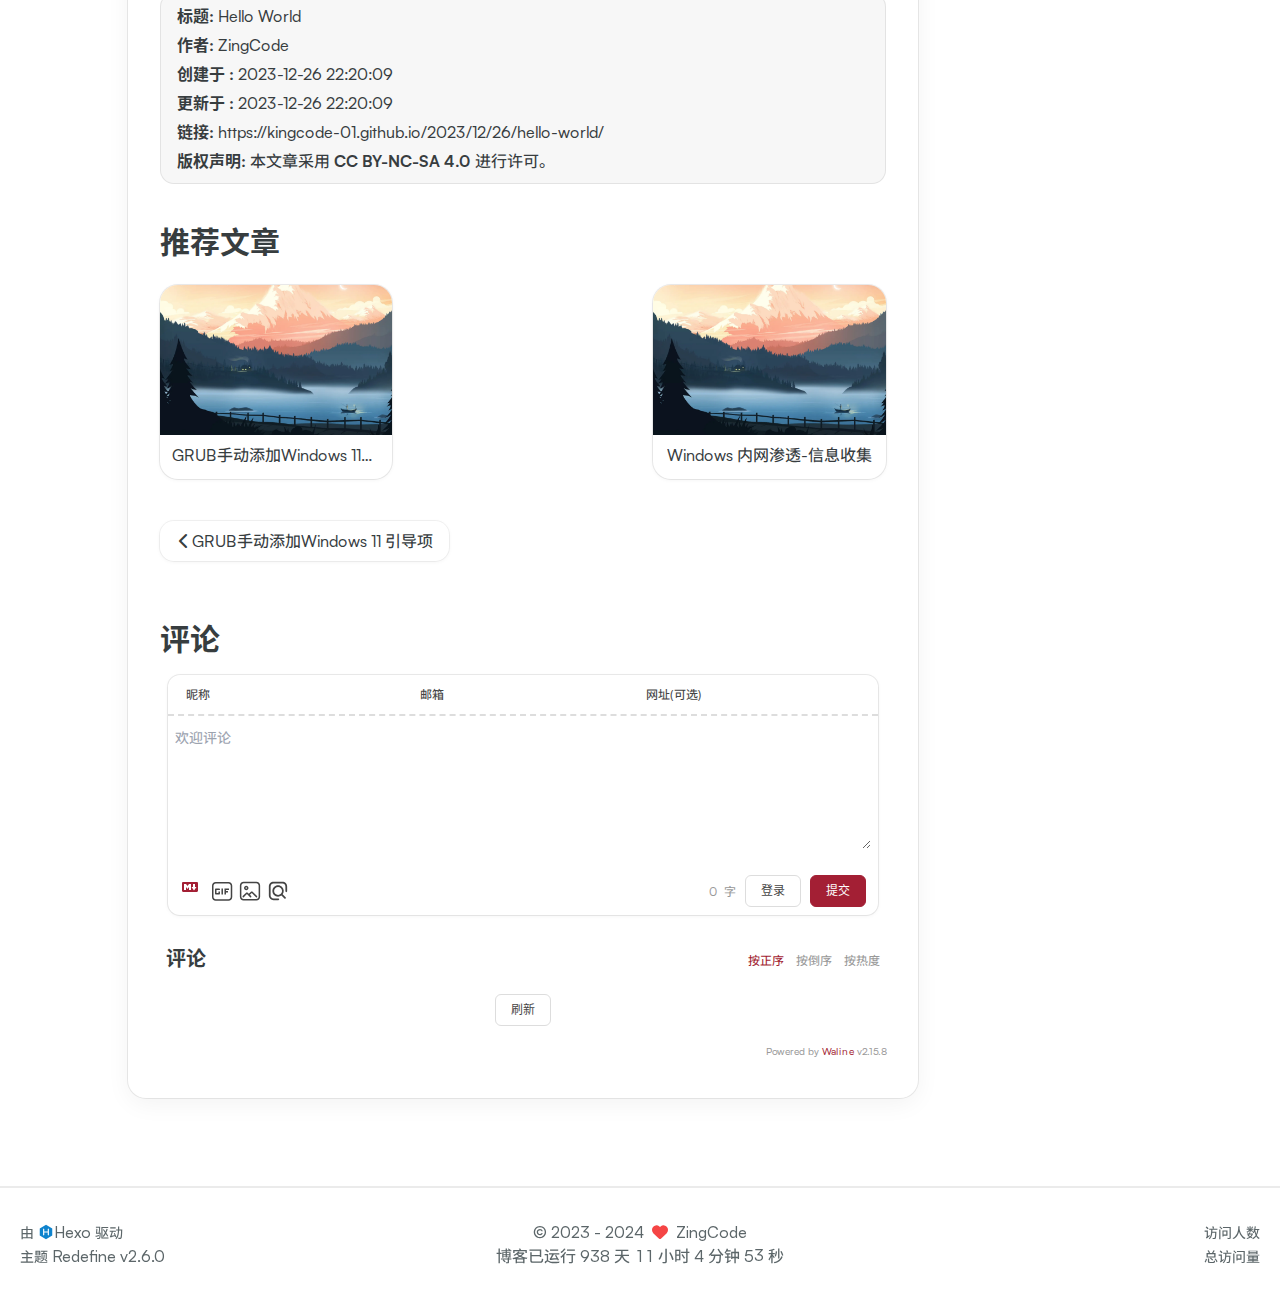
<file: 2023/12/26/hello-world/index.html>
<!DOCTYPE html>
<html lang="zh-CN">
<head>
    <meta charset="utf-8">
    <meta name="viewport" content="width=device-width, initial-scale=1">
    <meta name="keywords" content="Hexo Theme Redefine">
    
    <meta name="author" content="ZingCode">
    <!-- preconnect -->
    <link rel="preconnect" href="https://fonts.googleapis.com">
    <link rel="preconnect" href="https://fonts.gstatic.com" crossorigin>

    
    <!--- Seo Part-->
    
    <link rel="canonical" href="http://example.com/2023/12/26/hello-world/"/>
    <meta name="robots" content="index,follow">
    <meta name="googlebot" content="index,follow">
    <meta name="revisit-after" content="1 days">
    
        <meta name="description" content="Welcome to Hexo ! This is your very first post. Check documentation  for more info. If you get any problems when using Hexo, you can find the answer in troubleshooting  or you can ask me on GitHub . Q">
<meta property="og:type" content="article">
<meta property="og:title" content="Hello World">
<meta property="og:url" content="http://example.com/2023/12/26/hello-world/index.html">
<meta property="og:site_name" content="ZingCode">
<meta property="og:description" content="Welcome to Hexo ! This is your very first post. Check documentation  for more info. If you get any problems when using Hexo, you can find the answer in troubleshooting  or you can ask me on GitHub . Q">
<meta property="og:locale" content="zh_CN">
<meta property="article:published_time" content="2023-12-26T14:20:09.126Z">
<meta property="article:modified_time" content="2023-12-26T14:20:09.126Z">
<meta property="article:author" content="ZingCode">
<meta name="twitter:card" content="summary">
    
    
        <!-- Google tag (gtag.js) -->
        <script src="https://www.googletagmanager.com/gtag/js?id=G-086ZZPGF23"></script>
        <script>
        window.dataLayer = window.dataLayer || [];
        function gtag(){dataLayer.push(arguments);}
        gtag('js', new Date());

        gtag('config', 'G-086ZZPGF23');
        </script>
    
    <!--- Icon Part-->
    <link rel="icon" type="image/png" href="/images/redefine-favicon.svg" sizes="192x192">
    <link rel="apple-touch-icon" sizes="180x180" href="/images/redefine-favicon.svg">
    <meta name="theme-color" content="#A31F34">
    <link rel="shortcut icon" href="/images/redefine-favicon.svg">
    <!--- Page Info-->
    
    <title>
        
            Hello World -
        
        ZingCode
    </title>

    
<link rel="stylesheet" href="/fonts/Chillax/chillax.css">


    
        <style>
    :root {
        --preloader-background-color: #fff;
        --preloader-text-color: #000;
    }

    @media (prefers-color-scheme: dark) {
        :root {
            --preloader-background-color: #202124;
            --preloader-text-color: #fff;
        }
    }

    @media (prefers-color-scheme: light) {
        :root {
            --preloader-background-color: #fff;
            --preloader-text-color: #000;
        }
    }

    @media (max-width: 600px) {
        .ml13 {
            font-size: 2.6rem !important; /* Adjust this value as needed */
        }
    }

    .preloader {
        display: flex;
        flex-direction: column;
        gap: 1rem; /* Tailwind 'gap-4' is 1rem */
        align-items: center;
        justify-content: center;
        position: fixed;
        padding: 12px;
        top: 0;
        right: 0;
        bottom: 0;
        left: 0;
        width: 100vw;
        height: 100vh; /* 'h-screen' is 100% of the viewport height */
        background-color: var(--preloader-background-color);
        z-index: 1100; /* 'z-[1100]' sets the z-index */
        transition: opacity 0.2s ease-in-out;
    }

    .ml13 {
        font-size: 3.2rem;
        /* text-transform: uppercase; */
        color: var(--preloader-text-color);
        letter-spacing: -1px;
        font-weight: 500;
        font-family: 'Chillax-Variable', sans-serif;
        text-align: center;
    }

    .ml13 .word {
        display: inline-flex;
        flex-wrap: wrap;
        white-space: nowrap;
    }

    .ml13 .letter {
        display: inline-block;
        line-height: 1em;
    }
</style>

<div class="preloader">
    
<script src="/js/libs/anime.min.js"></script>

    <h1 class="ml13">
        ZingCode
    </h1>
    <script>
        var textWrapper = document.querySelector('.ml13');
        // Split text into words
        var words = textWrapper.textContent.trim().split(' ');

        // Clear the existing content
        textWrapper.innerHTML = '';

        // Wrap each word and its letters in spans
        words.forEach(function(word) {
            var wordSpan = document.createElement('span');
            wordSpan.classList.add('word');
            wordSpan.innerHTML = word.replace(/\S/g, "<span class='letter'>$&</span>");
            textWrapper.appendChild(wordSpan);
            textWrapper.appendChild(document.createTextNode(' ')); // Add space between words
        });


        anime.timeline({loop: true})
            .add({
                targets: '.ml13 .letter',
                translateY: [100,0],
                translateZ: 0,
                opacity: [0,1],
                easing: "easeOutExpo",
                duration: 1400,
                delay: (el, i) => 300 + 30 * i
            }).add({
            targets: '.ml13 .letter',
            translateY: [0,-100],
            opacity: [1,0],
            easing: "easeInExpo",
            duration: 1200,
            delay: (el, i) => 100 + 30 * i
        });

        let themeStatus = JSON.parse(localStorage.getItem('REDEFINE-THEME-STATUS'))?.isDark;

        // If the theme status is not found in local storage, check the preferred color scheme
        if (themeStatus === undefined || themeStatus === null) {
            if (window.matchMedia && window.matchMedia('(prefers-color-scheme: dark)').matches) {
                themeStatus = 'dark';
            } else {
                themeStatus = 'light';
            }
        }

        // Now you can use the themeStatus variable in your code
        if (themeStatus) {
            document.documentElement.style.setProperty('--preloader-background-color', '#202124');
            document.documentElement.style.setProperty('--preloader-text-color', '#fff');
        } else {
            document.documentElement.style.setProperty('--preloader-background-color', '#fff');
            document.documentElement.style.setProperty('--preloader-text-color', '#000');
        }

        window.addEventListener('load', function () {
            hidePreloaderAfterTimeout(1000); // Hide after 1000 milliseconds once the window has loaded
        });

        // Backup failsafe: Hide preloader after a maximum of 5000 milliseconds, regardless of the window load event
        hidePreloaderAfterTimeout(5000);

        function hidePreloaderAfterTimeout(delay) {
            setTimeout(function () {
                var preloader = document.querySelector('.preloader');
                preloader.style.opacity = '0';
                setTimeout(function () {
                    preloader.style.display = 'none';
                }, 200);
            }, delay);
        }
    </script>
</div>
    

    
<link rel="stylesheet" href="/css/style.css">


    
        
<link rel="stylesheet" href="/assets/build/styles.css">

    

    
<link rel="stylesheet" href="/fonts/fonts.css">

    
<link rel="stylesheet" href="/fonts/Satoshi/satoshi.css">

    <!--- Font Part-->
    
    
    
        <link href="https://fonts.googleapis.com/css2?family=Noto+Sans+SC:wght@400;500;700&display=swap" rel="stylesheet">
    
    
        <link href="https://fonts.googleapis.com/css2?family=Farsan&display=swap" rel="stylesheet">
    

    <!--- Inject Part-->
    
        
            
                
                    <
                
    
            
                
                    s
                
    
            
                
                    c
                
    
            
                
                    r
                
    
            
                
                    i
                
    
            
                
                    p
                
    
            
                
                    t
                
    
            
                
                     
                
    
            
                
                    s
                
    
            
                
                    r
                
    
            
                
                    c
                
    
            
                
                    =
                
    
            
                
                    "
                
    
            
                
                    h
                
    
            
                
                    t
                
    
            
                
                    t
                
    
            
                
                    p
                
    
            
                
                    s
                
    
            
                
                    :
                
    
            
                
                    /
                
    
            
                
                    /
                
    
            
                
                    a
                
    
            
                
                    p
                
    
            
                
                    i
                
    
            
                
                    .
                
    
            
                
                    v
                
    
            
                
                    v
                
    
            
                
                    h
                
    
            
                
                    a
                
    
            
                
                    n
                
    
            
                
                    .
                
    
            
                
                    c
                
    
            
                
                    o
                
    
            
                
                    m
                
    
            
                
                    /
                
    
            
                
                    a
                
    
            
                
                    p
                
    
            
                
                    i
                
    
            
                
                    /
                
    
            
                
                    d
                
    
            
                
                    e
                
    
            
                
                    n
                
    
            
                
                    g
                
    
            
                
                    l
                
    
            
                
                    o
                
    
            
                
                    n
                
    
            
                
                    g
                
    
            
                
                    2
                
    
            
                
                    "
                
    
            
                
                    >
                
    
            
                
                    <
                
    
            
                
                    /
                
    
            
                
                    s
                
    
            
                
                    c
                
    
            
                
                    r
                
    
            
                
                    i
                
    
            
                
                    p
                
    
            
                
                    t
                
    
            
                
                    >
                
    
            
                
                     
                
    
            
                
                    <
                
    
            
                
                    s
                
    
            
                
                    c
                
    
            
                
                    r
                
    
            
                
                    i
                
    
            
                
                    p
                
    
            
                
                    t
                
    
            
                
                     
                
    
            
                
                    s
                
    
            
                
                    r
                
    
            
                
                    c
                
    
            
                
                    =
                
    
            
                
                    "
                
    
            
                
                    h
                
    
            
                
                    t
                
    
            
                
                    t
                
    
            
                
                    p
                
    
            
                
                    s
                
    
            
                
                    :
                
    
            
                
                    /
                
    
            
                
                    /
                
    
            
                
                    a
                
    
            
                
                    p
                
    
            
                
                    i
                
    
            
                
                    .
                
    
            
                
                    v
                
    
            
                
                    v
                
    
            
                
                    h
                
    
            
                
                    a
                
    
            
                
                    n
                
    
            
                
                    .
                
    
            
                
                    c
                
    
            
                
                    o
                
    
            
                
                    m
                
    
            
                
                    /
                
    
            
                
                    a
                
    
            
                
                    p
                
    
            
                
                    i
                
    
            
                
                    /
                
    
            
                
                    y
                
    
            
                
                    i
                
    
            
                
                    n
                
    
            
                
                    g
                
    
            
                
                    h
                
    
            
                
                    u
                
    
            
                
                    a
                
    
            
                
                    "
                
    
            
                
                    >
                
    
            
                
                    <
                
    
            
                
                    /
                
    
            
                
                    s
                
    
            
                
                    c
                
    
            
                
                    r
                
    
            
                
                    i
                
    
            
                
                    p
                
    
            
                
                    t
                
    
            
                
                    >
                
    
    <script id="hexo-configurations">
    window.config = {"hostname":"example.com","root":"/","language":"zh-CN","path":"search.xml"};
    window.theme = {"articles":{"style":{"font_size":"16px","line_height":1.5,"image_border_radius":"14px","image_alignment":"center","image_caption":false,"link_icon":true,"title_alignment":"left"},"word_count":{"enable":true,"count":true,"min2read":true},"author_label":{"enable":true,"auto":false,"list":[]},"code_block":{"copy":true,"style":"mac","font":{"enable":false,"family":null,"url":null}},"toc":{"enable":true,"max_depth":3,"number":false,"expand":true,"init_open":true},"copyright":{"enable":true,"default":"cc_by_nc_sa"},"lazyload":true,"recommendation":{"enable":true,"title":"推荐文章","limit":3,"mobile_limit":2,"placeholder":"/images/wallhaven-wqery6-light.webp","skip_dirs":[]}},"colors":{"primary":"#A31F34","secondary":null},"global":{"fonts":{"chinese":{"enable":true,"family":"Noto Sans SC","url":"https://fonts.googleapis.com/css2?family=Noto+Sans+SC:wght@400;500;700&display=swap"},"english":{"enable":true,"family":"global.english.family","url":"https://fonts.googleapis.com/css2?family=Farsan&display=swap"}},"content_max_width":"1000px","sidebar_width":"210px","hover":{"shadow":true,"scale":false},"scroll_progress":{"bar":false,"percentage":true},"website_counter":{"url":"https://busuanzi.ibruce.info/busuanzi/2.3/busuanzi.pure.mini.js","enable":true,"site_pv":true,"site_uv":true,"post_pv":true},"single_page":true,"preloader":true,"open_graph":true,"google_analytics":{"enable":true,"id":"G-086ZZPGF23"}},"home_banner":{"enable":true,"style":"fixed","image":{"light":"/images/wallhaven-wqery6-light.webp","dark":"/images/wallhaven-wqery6-dark.webp"},"title":"ZingCode","subtitle":{"text":["Welcome To My Blog !!!"],"hitokoto":{"enable":true,"api":"https://v1.hitokoto.cn"},"typing_speed":100,"backing_speed":80,"starting_delay":500,"backing_delay":1500,"loop":true,"smart_backspace":true},"text_color":{"light":"#fff","dark":"#d1d1b6"},"text_style":{"title_size":"2.8rem","subtitle_size":"1.5rem","line_height":1.2},"custom_font":{"enable":false,"family":null,"url":null},"social_links":{"enable":true,"links":{"github":"https://github.com/KingCode-01","instagram":null,"zhihu":null,"twitter":null,"email":"rhkflzx3qc@gmail.com"},"qrs":{"weixin":null}}},"plugins":{"feed":{"enable":false},"aplayer":{"enable":false,"type":"fixed","audios":[{"name":null,"artist":null,"url":null,"cover":null}]},"mermaid":{"enable":false,"version":"9.3.0"}},"version":"2.6.0","navbar":{"auto_hide":false,"color":{"left":"#f78736","right":"#367df7","transparency":35},"links":{"Home":{"path":"/","icon":"fa-regular fa-house"}},"search":{"enable":true,"preload":true},"tags":{"Tags":{"icon":"fa-solid fa-tags","path":"/tags/"}},"categories":{"Categories":{"icon":"fa-solid fa-folder","path":"/categories/"}}},"page_templates":{"friends_column":2,"tags_style":"blur"},"home":{"sidebar":{"enable":true,"position":"left","first_item":"menu","announcement":"学而不思则罔，思而不学则殆，学无止境！","links":{"Archives":{"path":"/archives","icon":"fa-regular fa-archive"},"Tags":{"path":"/tags","icon":"fa-regular fa-tags"},"Categories":{"path":"/categories","icon":"fa-regular fa-folder"}}},"article_date_format":"auto","categories":{"enable":true,"limit":3},"tags":{"enable":true,"limit":3}},"footerStart":"2023/12/28 22:22:22"};
    window.lang_ago = {"second":"%s 秒前","minute":"%s 分钟前","hour":"%s 小时前","day":"%s 天前","week":"%s 周前","month":"%s 个月前","year":"%s 年前"};
    window.data = {"masonry":false};
  </script>
    
    <!--- Fontawesome Part-->
    
<link rel="stylesheet" href="/fontawesome/fontawesome.min.css">

    
<link rel="stylesheet" href="/fontawesome/brands.min.css">

    
<link rel="stylesheet" href="/fontawesome/solid.min.css">

    
<link rel="stylesheet" href="/fontawesome/regular.min.css">

    
        
<link rel="stylesheet" href="/fontawesome/thin.min.css">

    
    
        
<link rel="stylesheet" href="/fontawesome/light.min.css">

    
    
        
<link rel="stylesheet" href="/fontawesome/duotone.min.css">

    
    
        
<link rel="stylesheet" href="/fontawesome/sharp-solid.min.css">

    
<meta name="generator" content="Hexo 7.0.0"></head>


<body>
<div class="progress-bar-container">
    

    
        <span class="pjax-progress-bar"></span>
<!--        <span class="swup-progress-icon">-->
<!--            <i class="fa-solid fa-circle-notch fa-spin"></i>-->
<!--        </span>-->
    
</div>


<main class="page-container" id="swup">

    

    <div class="main-content-container">


        <div class="main-content-header">
            <header class="navbar-container">

    <div class="navbar-content">
        <div class="left">
            
            <a class="logo-title" href="/">
                
                ZingCode
                
            </a>
        </div>

        <div class="right">
            <!-- PC -->
            <div class="desktop">
                <ul class="navbar-list">
                    
                        
                            

                            <li class="navbar-item">
                                <!-- Menu -->
                                <a class=""
                                   href="/"
                                        >
                                    <i class="fa-regular fa-house fa-fw"></i>
                                    首页
                                    
                                </a>

                                <!-- Submenu -->
                                
                            </li>
                    
                    
                        <li class="navbar-item search search-popup-trigger">
                            <i class="fa-solid fa-magnifying-glass"></i>
                        </li>
                    
                </ul>
            </div>
            <!-- Mobile -->
            <div class="mobile">
                
                    <div class="icon-item search search-popup-trigger"><i class="fa-solid fa-magnifying-glass"></i>
                    </div>
                
                <div class="icon-item navbar-bar">
                    <div class="navbar-bar-middle"></div>
                </div>
            </div>
        </div>
    </div>

    <!-- Mobile drawer -->
    <div class="navbar-drawer h-screen w-full absolute top-0 left-0 bg-background-color flex flex-col justify-between">
        <ul class="drawer-navbar-list flex flex-col px-4 justify-center items-start">
            
                
                    

                    <li class="drawer-navbar-item text-base my-1.5 flex flex-col w-full">
                        
                        <a class="py-1.5 px-2 flex flex-row items-center justify-between gap-1 hover:!text-primary active:!text-primary text-2xl font-semibold group border-b border-border-color hover:border-primary w-full "
                           href="/"
                        >
                            <span>
                                首页
                            </span>
                            
                                <i class="fa-regular fa-house fa-sm fa-fw"></i>
                            
                        </a>
                        

                        
                    </li>
            
        </ul>

        <div class="statistics flex justify-around my-2.5">
    <a class="item tag-count-item flex flex-col justify-center items-center w-20" href="/tags">
        <div class="number text-2xl sm:text-xl text-second-text-color font-semibold">0</div>
        <div class="label text-third-text-color text-sm">标签</div>
    </a>
    <a class="item tag-count-item flex flex-col justify-center items-center w-20" href="/categories">
        <div class="number text-2xl sm:text-xl text-second-text-color font-semibold">0</div>
        <div class="label text-third-text-color text-sm">分类</div>
    </a>
    <a class="item tag-count-item flex flex-col justify-center items-center w-20" href="/archives">
        <div class="number text-2xl sm:text-xl text-second-text-color font-semibold">3</div>
        <div class="label text-third-text-color text-sm">文章</div>
    </a>
</div>
    </div>

    <div class="window-mask"></div>

</header>


        </div>

        <div class="main-content-body">

            

            <div class="main-content">

                
                    <div class="post-page-container flex relative justify-between box-border w-full h-full">
    <div class="article-content-container">

        <div class="article-title relative w-full">
            
                <div class="w-full flex items-center pt-6 justify-start">
                    <h1 class="article-title-regular text-second-text-color text-4xl md:text-6xl font-bold px-2 sm:px-6 md:px-8 py-3">Hello World</h1>
                </div>
            
            </div>

        
            <div class="article-header flex flex-row gap-2 items-center px-2 sm:px-6 md:px-8">
                <div class="avatar w-[46px] h-[46px] flex-shrink-0 rounded-medium border border-border-color p-[1px]">
                    <img src="/images/redefine-avatar.svg">
                </div>
                <div class="info flex flex-col justify-between">
                    <div class="author flex items-center">
                        <span class="name text-default-text-color text-lg font-semibold">ZingCode</span>
                        
                            <span class="author-label ml-1.5 text-xs px-2 py-0.5 rounded-small text-third-text-color border border-shadow-color-1">Lv1</span>
                        
                    </div>
                    <div class="meta-info">
                        <div class="article-meta-info">
    <span class="article-date article-meta-item">
        <i class="fa-regular fa-pen-fancy"></i>&nbsp;
        <span class="desktop">2023-12-26 22:20:09</span>
        <span class="mobile">2023-12-26 22:20:09</span>
        <span class="hover-info">创建</span>
    </span>
    
        <span class="article-date article-meta-item">
            <i class="fa-regular fa-wrench"></i>&nbsp;
            <span class="desktop">2023-12-26 22:20:09</span>
            <span class="mobile">2023-12-26 22:20:09</span>
            <span class="hover-info">更新</span>
        </span>
    

    
    

    
    
        <span class="article-wordcount article-meta-item">
            <i class="fa-regular fa-typewriter"></i>&nbsp;<span>75 字</span>
        </span>
    
    
        <span class="article-min2read article-meta-item">
            <i class="fa-regular fa-clock"></i>&nbsp;<span>1 分钟</span>
        </span>
    
    
        <span class="article-pv article-meta-item">
            <i class="fa-regular fa-eye"></i>&nbsp;<span id="busuanzi_value_page_pv"></span>
        </span>
    
</div>

                    </div>
                </div>
            </div>
        

        


        <div class="article-content markdown-body px-2 sm:px-6 md:px-8 pb-8">
            <p>Welcome to <a class="link"   target="_blank" rel="noopener" href="https://hexo.io/" >Hexo <i class="fa-regular fa-arrow-up-right-from-square fa-sm"></i></a>! This is your very first post. Check <a class="link"   target="_blank" rel="noopener" href="https://hexo.io/docs/" >documentation <i class="fa-regular fa-arrow-up-right-from-square fa-sm"></i></a> for more info. If you get any problems when using Hexo, you can find the answer in <a class="link"   target="_blank" rel="noopener" href="https://hexo.io/docs/troubleshooting.html" >troubleshooting <i class="fa-regular fa-arrow-up-right-from-square fa-sm"></i></a> or you can ask me on <a class="link"   target="_blank" rel="noopener" href="https://github.com/hexojs/hexo/issues" >GitHub <i class="fa-regular fa-arrow-up-right-from-square fa-sm"></i></a>.</p>
<h2 id="Quick-Start"><a href="#Quick-Start" class="headerlink" title="Quick Start"></a>Quick Start</h2><h3 id="Create-a-new-post"><a href="#Create-a-new-post" class="headerlink" title="Create a new post"></a>Create a new post</h3><div class="highlight-container" data-rel="Bash"><figure class="iseeu highlight bash"><table><tr><td class="gutter"><pre><span class="line">1</span><br></pre></td><td class="code"><pre><span class="line">$ hexo new <span class="string">&quot;My New Post&quot;</span></span><br></pre></td></tr></table></figure></div>

<p>More info: <a class="link"   target="_blank" rel="noopener" href="https://hexo.io/docs/writing.html" >Writing <i class="fa-regular fa-arrow-up-right-from-square fa-sm"></i></a></p>
<h3 id="Run-server"><a href="#Run-server" class="headerlink" title="Run server"></a>Run server</h3><div class="highlight-container" data-rel="Bash"><figure class="iseeu highlight bash"><table><tr><td class="gutter"><pre><span class="line">1</span><br></pre></td><td class="code"><pre><span class="line">$ hexo server</span><br></pre></td></tr></table></figure></div>

<p>More info: <a class="link"   target="_blank" rel="noopener" href="https://hexo.io/docs/server.html" >Server <i class="fa-regular fa-arrow-up-right-from-square fa-sm"></i></a></p>
<h3 id="Generate-static-files"><a href="#Generate-static-files" class="headerlink" title="Generate static files"></a>Generate static files</h3><div class="highlight-container" data-rel="Bash"><figure class="iseeu highlight bash"><table><tr><td class="gutter"><pre><span class="line">1</span><br></pre></td><td class="code"><pre><span class="line">$ hexo generate</span><br></pre></td></tr></table></figure></div>

<p>More info: <a class="link"   target="_blank" rel="noopener" href="https://hexo.io/docs/generating.html" >Generating <i class="fa-regular fa-arrow-up-right-from-square fa-sm"></i></a></p>
<h3 id="Deploy-to-remote-sites"><a href="#Deploy-to-remote-sites" class="headerlink" title="Deploy to remote sites"></a>Deploy to remote sites</h3><div class="highlight-container" data-rel="Bash"><figure class="iseeu highlight bash"><table><tr><td class="gutter"><pre><span class="line">1</span><br></pre></td><td class="code"><pre><span class="line">$ hexo deploy</span><br></pre></td></tr></table></figure></div>

<p>More info: <a class="link"   target="_blank" rel="noopener" href="https://hexo.io/docs/one-command-deployment.html" >Deployment <i class="fa-regular fa-arrow-up-right-from-square fa-sm"></i></a></p>

        </div>

        
            <div class="post-copyright-info w-full my-8 px-2 sm:px-6 md:px-8">
                <div class="article-copyright-info-container">
    <ul>
        <li><strong>标题:</strong> Hello World</li>
        <li><strong>作者:</strong> ZingCode</li>
        <li><strong>创建于
                :</strong> 2023-12-26 22:20:09</li>
        
            <li>
                <strong>更新于
                    :</strong> 2023-12-26 22:20:09
            </li>
        
        <li>
            <strong>链接:</strong> https://kingcode-01.github.io/2023/12/26/hello-world/
        </li>
        <li>
            <strong>
                版权声明:
            </strong>
            

            
                本文章采用 <a class="license" target="_blank" rel="noopener" href="https://creativecommons.org/licenses/by-nc-sa/4.0">CC BY-NC-SA 4.0</a> 进行许可。
            
        </li>
    </ul>
</div>

            </div>
        

        

        
  <div class="recommended-article px-2 sm:px-6 md:px-8">
   <div class="recommended-desktop">
    <div class="recommended-article-header text-xl md:text-3xl font-bold mt-10">
     <i aria-hidden="true"></i><span>推荐文章</span>
    </div>
    <div class="recommended-article-group"><a class="recommended-article-item" href="/2023/12/29/GRUB手动添加Windows11引导项/" title="GRUB手动添加Windows 11 引导项" rel="bookmark">
  <img src="/images/wallhaven-wqery6-light.webp" alt="GRUB手动添加Windows 11 引导项" class="!max-w-none">
  <span class="title">GRUB手动添加Windows 11 引导项</span>
</a><a class="recommended-article-item" href="/2023/12/29/Windows内网渗透-信息收集/" title="Windows 内网渗透-信息收集" rel="bookmark">
  <img src="/images/wallhaven-wqery6-light.webp" alt="Windows 内网渗透-信息收集" class="!max-w-none">
  <span class="title">Windows 内网渗透-信息收集</span>
</a></div>
   </div>
   <div class="recommended-mobile">
   <div class="recommended-article-header text-xl md:text-3xl font-bold mt-10">
     <i aria-hidden="true"></i><span>推荐文章</span>
   </div>
   <div class="recommended-article-group"><a class="recommended-article-item" href="/2023/12/29/GRUB手动添加Windows11引导项/" title="GRUB手动添加Windows 11 引导项" rel="bookmark">
  <img src="/images/wallhaven-wqery6-light.webp" alt="GRUB手动添加Windows 11 引导项" class="!max-w-none">
  <span class="title">GRUB手动添加Windows 11 引导项</span>
</a><a class="recommended-article-item" href="/2023/12/29/Windows内网渗透-信息收集/" title="Windows 内网渗透-信息收集" rel="bookmark">
  <img src="/images/wallhaven-wqery6-light.webp" alt="Windows 内网渗透-信息收集" class="!max-w-none">
  <span class="title">Windows 内网渗透-信息收集</span>
</a></div>
   </div>
  </div>

        
            <div class="article-nav my-8 flex justify-between items-center px-2 sm:px-6 md:px-8">
                
                    <div class="article-prev border-border-color shadow-redefine-flat shadow-shadow-color-2 rounded-medium px-4 py-2 hover:shadow-redefine-flat-hover hover:shadow-shadow-color-2">
                        <a class="prev"
                        rel="prev"
                        href="/2023/12/29/GRUB%E6%89%8B%E5%8A%A8%E6%B7%BB%E5%8A%A0Windows11%E5%BC%95%E5%AF%BC%E9%A1%B9/"
                        >
                            <span class="left arrow-icon flex justify-center items-center">
                                <i class="fa-solid fa-chevron-left"></i>
                            </span>
                            <span class="title flex justify-center items-center">
                                <span class="post-nav-title-item">GRUB手动添加Windows 11 引导项</span>
                                <span class="post-nav-item">上一篇</span>
                            </span>
                        </a>
                    </div>
                
                
            </div>
        


        
            <div class="comment-container px-2 sm:px-6 md:px-8 pb-8">
                <div class="comments-container mt-10 w-full ">
    <div id="comment-anchor" class="w-full h-2.5"></div>
    <div class="comment-area-title w-full my-1.5 md:my-2.5 text-xl md:text-3xl font-bold">
        评论
    </div>
    

        
            
    <div id="waline"></div>
    <script type="module" data-swup-reload-script>
      import { init } from '/js/libs/waline.mjs';

      function loadWaline() {
        init({
          el: '#waline',
          serverURL: 'https://www.kingcode.icu/',
          lang: 'zh-CN',
          dark: 'body[class~="dark-mode"]',
          requiredMeta: ['nick', 'mail'],
          emoji: [],
          recaptchaV3Key: "wasd",
          
        });
      }

      if (typeof swup !== 'undefined') {
        loadWaline();
      } else {
        window.addEventListener('DOMContentLoaded', loadWaline);
      }
    </script>



        
    
</div>

            </div>
        
    </div>

    
        <div class="toc-content-container">
            <div class="post-toc-wrap">
    <div class="post-toc">
        <div class="toc-title">此页目录</div>
        <div class="page-title">Hello World</div>
        <ol class="nav"><li class="nav-item nav-level-2"><a class="nav-link" href="#Quick-Start"><span class="nav-text">Quick Start</span></a><ol class="nav-child"><li class="nav-item nav-level-3"><a class="nav-link" href="#Create-a-new-post"><span class="nav-text">Create a new post</span></a></li><li class="nav-item nav-level-3"><a class="nav-link" href="#Run-server"><span class="nav-text">Run server</span></a></li><li class="nav-item nav-level-3"><a class="nav-link" href="#Generate-static-files"><span class="nav-text">Generate static files</span></a></li><li class="nav-item nav-level-3"><a class="nav-link" href="#Deploy-to-remote-sites"><span class="nav-text">Deploy to remote sites</span></a></li></ol></li></ol>

    </div>
</div>
        </div>
    
</div>



                

            </div>

            

        </div>

        <div class="main-content-footer">
            <footer class="footer mt-5 py-5 h-auto text-base text-third-text-color relative border-t-2 border-t-border-color">
    <div class="info-container py-3 text-center">
        
        <div class="text-center">
            &copy;
            
              <span>2023</span>
              -
            
            2024&nbsp;&nbsp;<i class="fa-solid fa-heart fa-beat" style="--fa-animation-duration: 0.5s; color: #f54545"></i>&nbsp;&nbsp;<a href="/">ZingCode</a>
        </div>
        
            <script data-swup-reload-script src="https://busuanzi.ibruce.info/busuanzi/2.3/busuanzi.pure.mini.js"></script>
            <div class="relative text-center lg:absolute lg:right-[20px] lg:top-1/2 lg:-translate-y-1/2 lg:text-right">
                
                    <span id="busuanzi_container_site_uv" class="lg:!block">
                        <span class="text-sm">访问人数</span>
                        <span id="busuanzi_value_site_uv"></span>
                    </span>
                
                
                    <span id="busuanzi_container_site_pv" class="lg:!block">
                        <span class="text-sm">总访问量</span>
                        <span id="busuanzi_value_site_pv"></span>
                    </span>
                
            </div>
        
        <div class="relative text-center lg:absolute lg:left-[20px] lg:top-1/2 lg:-translate-y-1/2 lg:text-left">
            <span class="lg:block text-sm">由 <?xml version="1.0" encoding="utf-8"?><!DOCTYPE svg PUBLIC "-//W3C//DTD SVG 1.1//EN" "http://www.w3.org/Graphics/SVG/1.1/DTD/svg11.dtd"><svg class="relative top-[2px] inline-block align-baseline" version="1.1" id="圖層_1" xmlns="http://www.w3.org/2000/svg" xmlns:xlink="http://www.w3.org/1999/xlink" x="0px" y="0px" width="1rem" height="1rem" viewBox="0 0 512 512" enable-background="new 0 0 512 512" xml:space="preserve"><path fill="#0E83CD" d="M256.4,25.8l-200,115.5L56,371.5l199.6,114.7l200-115.5l0.4-230.2L256.4,25.8z M349,354.6l-18.4,10.7l-18.6-11V275H200v79.6l-18.4,10.7l-18.6-11v-197l18.5-10.6l18.5,10.8V237h112v-79.6l18.5-10.6l18.5,10.8V354.6z"/></svg><a target="_blank" class="text-base" href="https://hexo.io">Hexo</a> 驱动</span>
            <span class="text-sm lg:block">主题&nbsp;<a class="text-base" target="_blank" href="https://github.com/EvanNotFound/hexo-theme-redefine">Redefine v2.6.0</a></span>
        </div>
        
        
            <div>
                博客已运行 <span class="odometer" id="runtime_days" ></span> 天 <span class="odometer" id="runtime_hours"></span> 小时 <span class="odometer" id="runtime_minutes"></span> 分钟 <span class="odometer" id="runtime_seconds"></span> 秒
            </div>
        
        
            <script data-swup-reload-script>
                try {
                    function odometer_init() {
                    const elements = document.querySelectorAll('.odometer');
                    elements.forEach(el => {
                        new Odometer({
                            el,
                            format: '( ddd).dd',
                            duration: 200
                        });
                    });
                    }
                    odometer_init();
                } catch (error) {}
            </script>
        
        
            
                
        
                
        
        
    </div>  
</footer>
        </div>
    </div>

    
        <div class="post-tools">
            <div class="post-tools-container">
    <ul class="article-tools-list">
        <!-- TOC aside toggle -->
        
            <li class="right-bottom-tools page-aside-toggle">
                <i class="fa-regular fa-outdent"></i>
            </li>
        

        <!-- go comment -->
        
            <li class="go-comment">
                <i class="fa-regular fa-comments"></i>
            </li>
        
    </ul>
</div>

        </div>
    

    <div class="right-side-tools-container">
        <div class="side-tools-container">
    <ul class="hidden-tools-list">
        <li class="right-bottom-tools tool-font-adjust-plus flex justify-center items-center">
            <i class="fa-regular fa-magnifying-glass-plus"></i>
        </li>

        <li class="right-bottom-tools tool-font-adjust-minus flex justify-center items-center">
            <i class="fa-regular fa-magnifying-glass-minus"></i>
        </li>

        <li class="right-bottom-tools tool-dark-light-toggle flex justify-center items-center">
            <i class="fa-regular fa-moon"></i>
        </li>

        <!-- rss -->
        

        

        <li class="right-bottom-tools tool-scroll-to-bottom flex justify-center items-center">
            <i class="fa-regular fa-arrow-down"></i>
        </li>
    </ul>

    <ul class="visible-tools-list">
        <li class="right-bottom-tools toggle-tools-list flex justify-center items-center">
            <i class="fa-regular fa-cog fa-spin"></i>
        </li>
        
            <li class="right-bottom-tools tool-scroll-to-top flex justify-center items-center">
                <i class="arrow-up fas fa-arrow-up"></i>
                <span class="percent"></span>
            </li>
        
        
    </ul>
</div>

    </div>

    <div class="image-viewer-container">
    <img src="">
</div>


    
        <div class="search-pop-overlay">
    <div class="popup search-popup">
        <div class="search-header">
          <span class="search-input-field-pre">
            <i class="fa-solid fa-keyboard"></i>
          </span>
            <div class="search-input-container">
                <input autocomplete="off"
                       autocorrect="off"
                       autocapitalize="off"
                       placeholder="搜索..."
                       spellcheck="false"
                       type="search"
                       class="search-input"
                >
            </div>
            <span class="popup-btn-close">
                <i class="fa-solid fa-times"></i>
            </span>
        </div>
        <div id="search-result">
            <div id="no-result">
                <i class="fa-solid fa-spinner fa-spin-pulse fa-5x fa-fw"></i>
            </div>
        </div>
    </div>
</div>

    

</main>


    
<script src="/js/libs/Swup.min.js"></script>

<script src="/js/libs/SwupSlideTheme.min.js"></script>

<script src="/js/libs/SwupScriptsPlugin.min.js"></script>

<script src="/js/libs/SwupProgressPlugin.min.js"></script>

<script src="/js/libs/SwupScrollPlugin.min.js"></script>

<script src="/js/libs/SwupPreloadPlugin.min.js"></script>

<script>
    const swup = new Swup({
        plugins: [
            new SwupScriptsPlugin({
                optin: true,
            }),
            new SwupProgressPlugin(),
            new SwupScrollPlugin({
                offset: 80,
            }),
            new SwupSlideTheme({
                mainElement: ".main-content-body",
            }),
            new SwupPreloadPlugin(),
        ],
        containers: ["#swup"],
    });
</script>







<script src="/js/tools/imageViewer.js" type="module"></script>

<script src="/js/utils.js" type="module"></script>

<script src="/js/main.js" type="module"></script>

<script src="/js/layouts/navbarShrink.js" type="module"></script>

<script src="/js/tools/scrollTopBottom.js" type="module"></script>

<script src="/js/tools/lightDarkSwitch.js" type="module"></script>

<script src="/js/layouts/categoryList.js" type="module"></script>



    
<script src="/js/tools/localSearch.js" type="module"></script>




    
<script src="/js/tools/codeBlock.js" type="module"></script>




    
<script src="/js/layouts/lazyload.js" type="module"></script>




    
<script src="/js/tools/runtime.js"></script>

    
<script src="/js/libs/odometer.min.js"></script>

    
<link rel="stylesheet" href="/assets/odometer-theme-minimal.css">




  
<script src="/js/libs/Typed.min.js"></script>

  
<script src="/js/plugins/typed.js" type="module"></script>









<div class="post-scripts" data-swup-reload-script>
    
        
<script src="/js/tools/tocToggle.js" type="module"></script>

<script src="/js/layouts/toc.js" type="module"></script>

<script src="/js/plugins/tabs.js" type="module"></script>

    
</div>


</body>
</html>
</file>
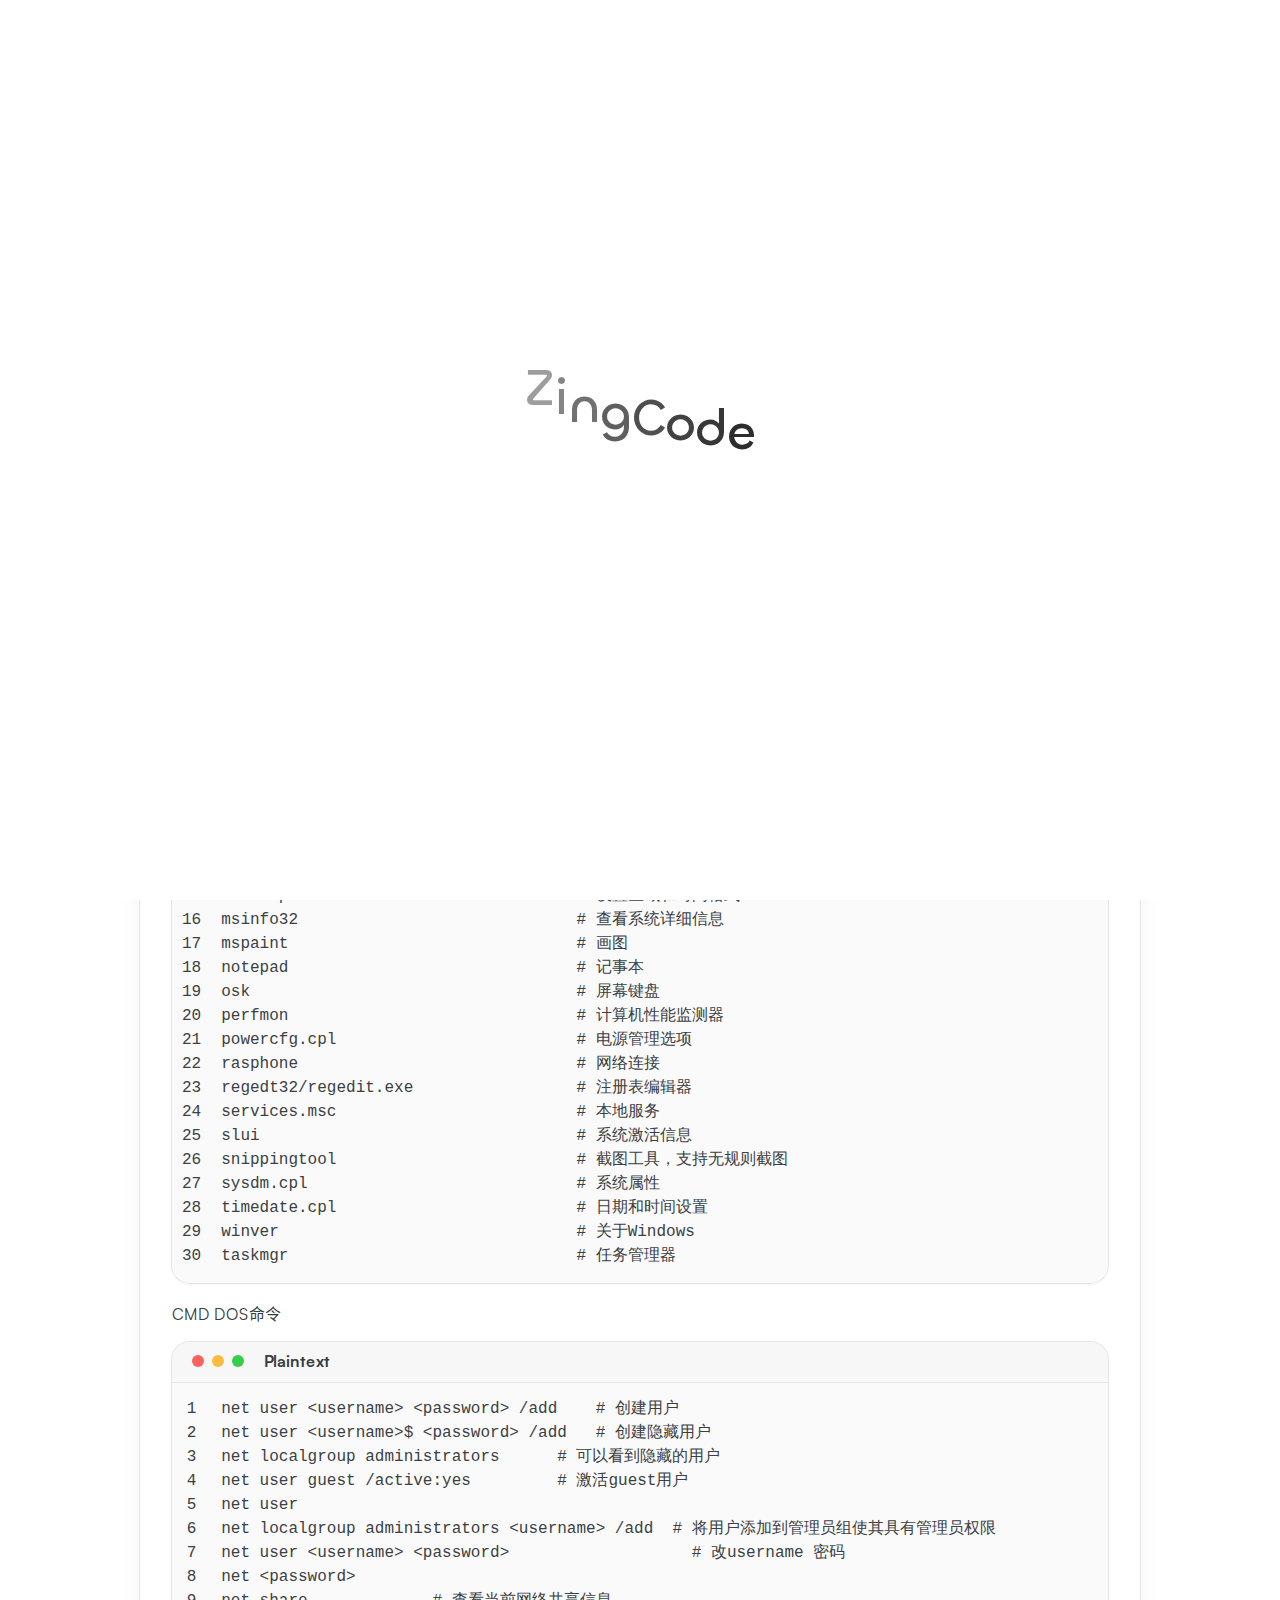
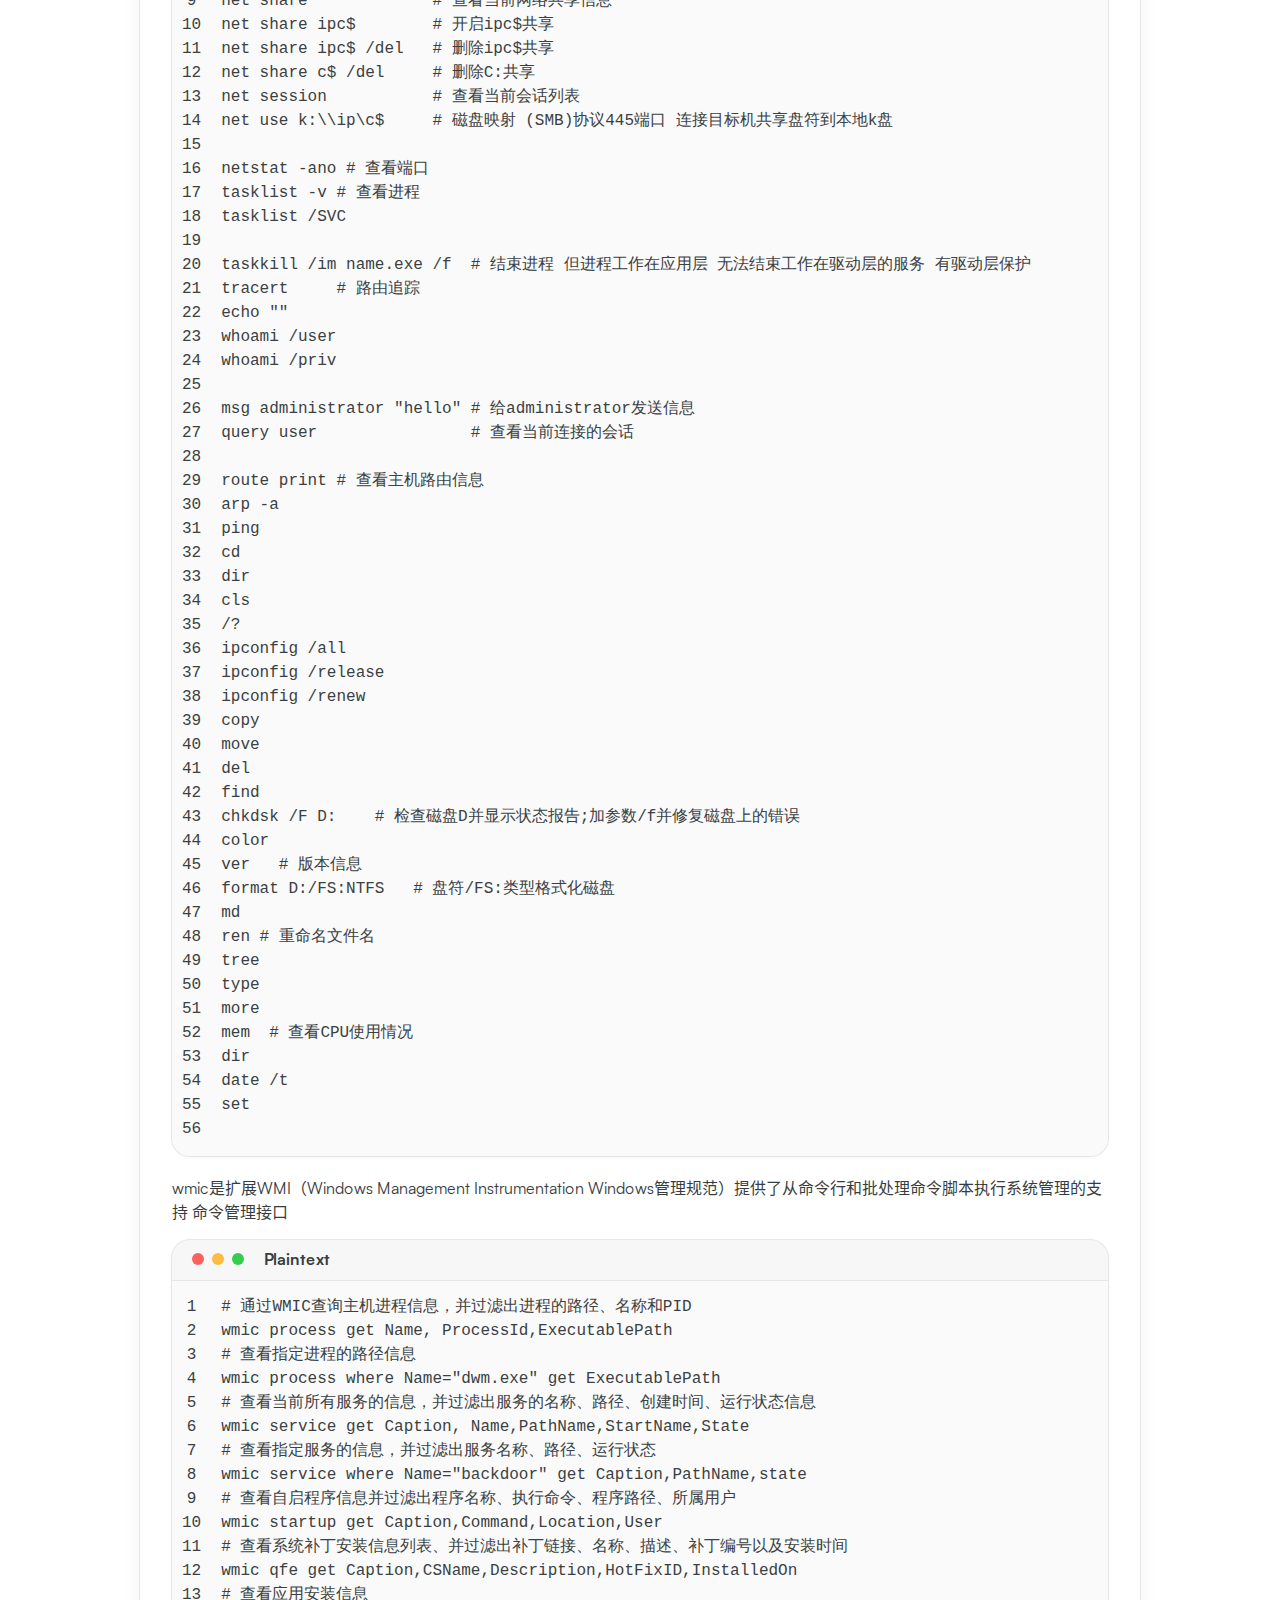
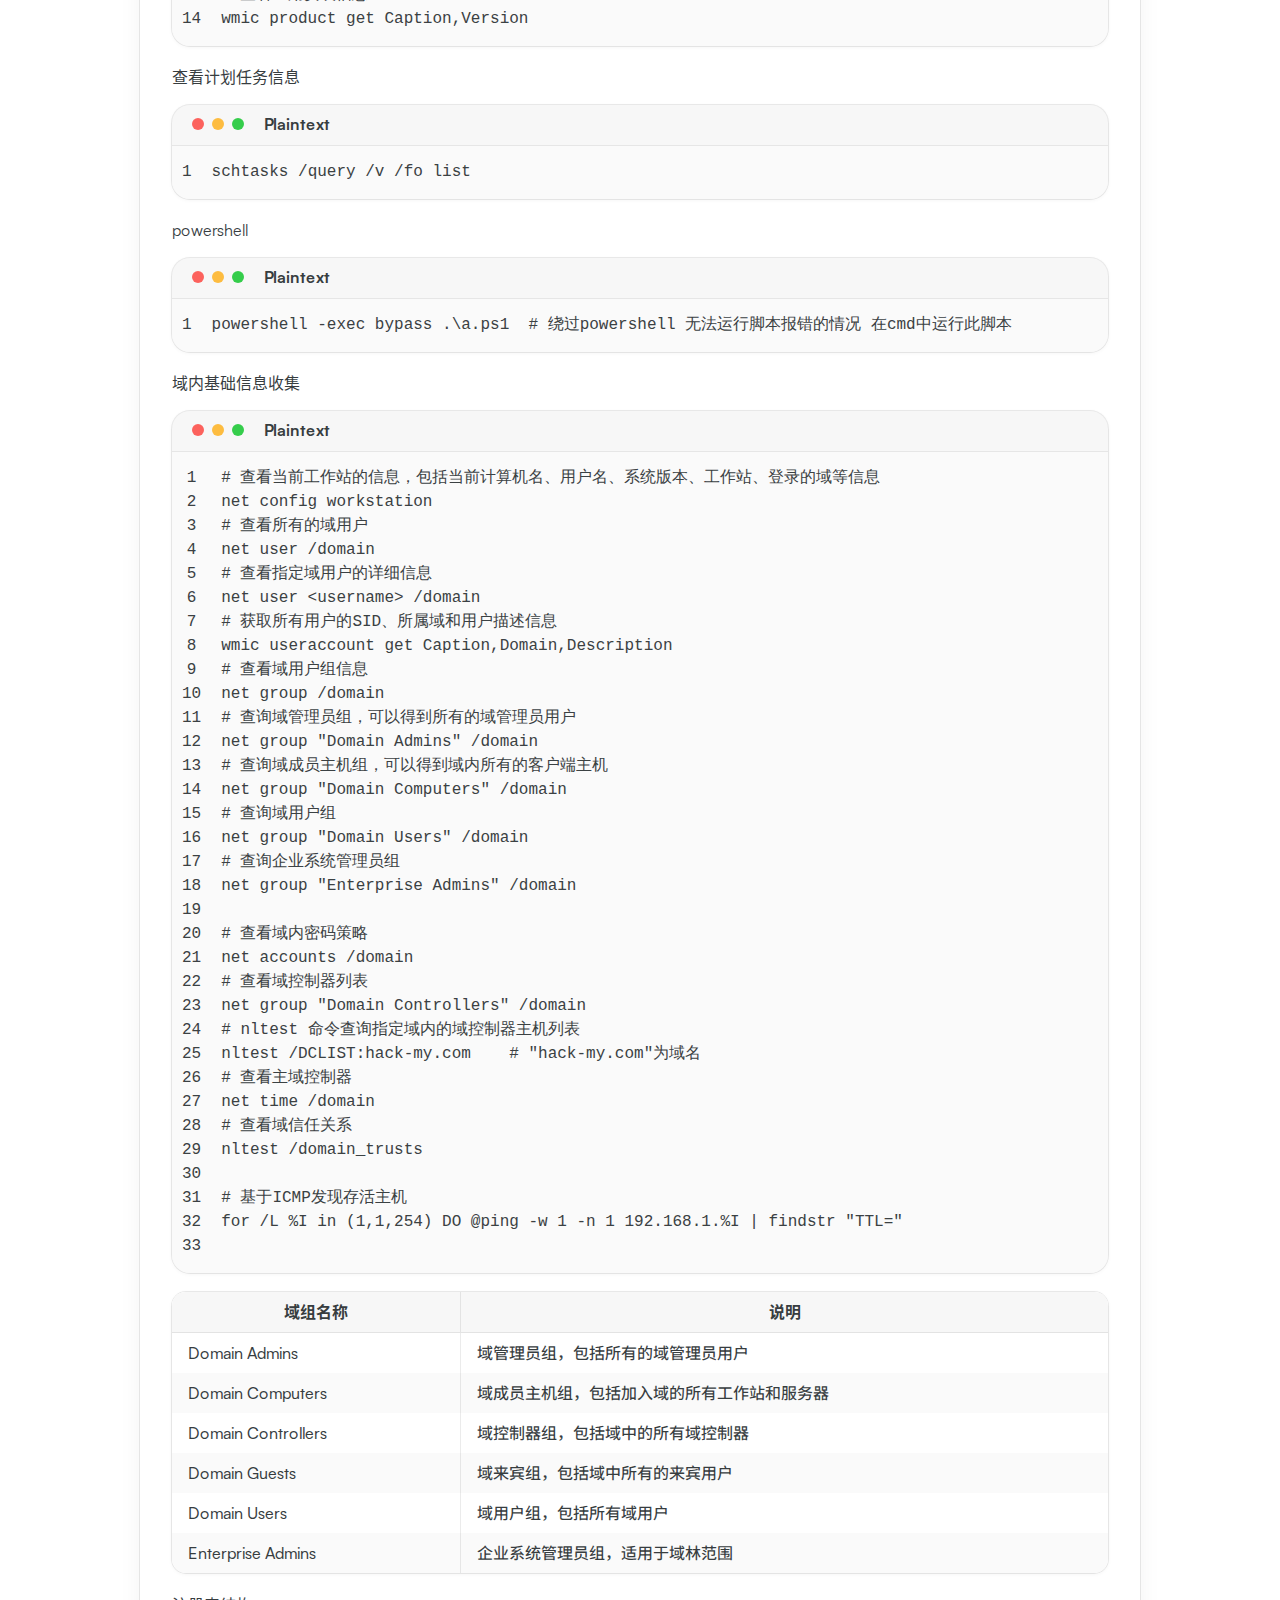
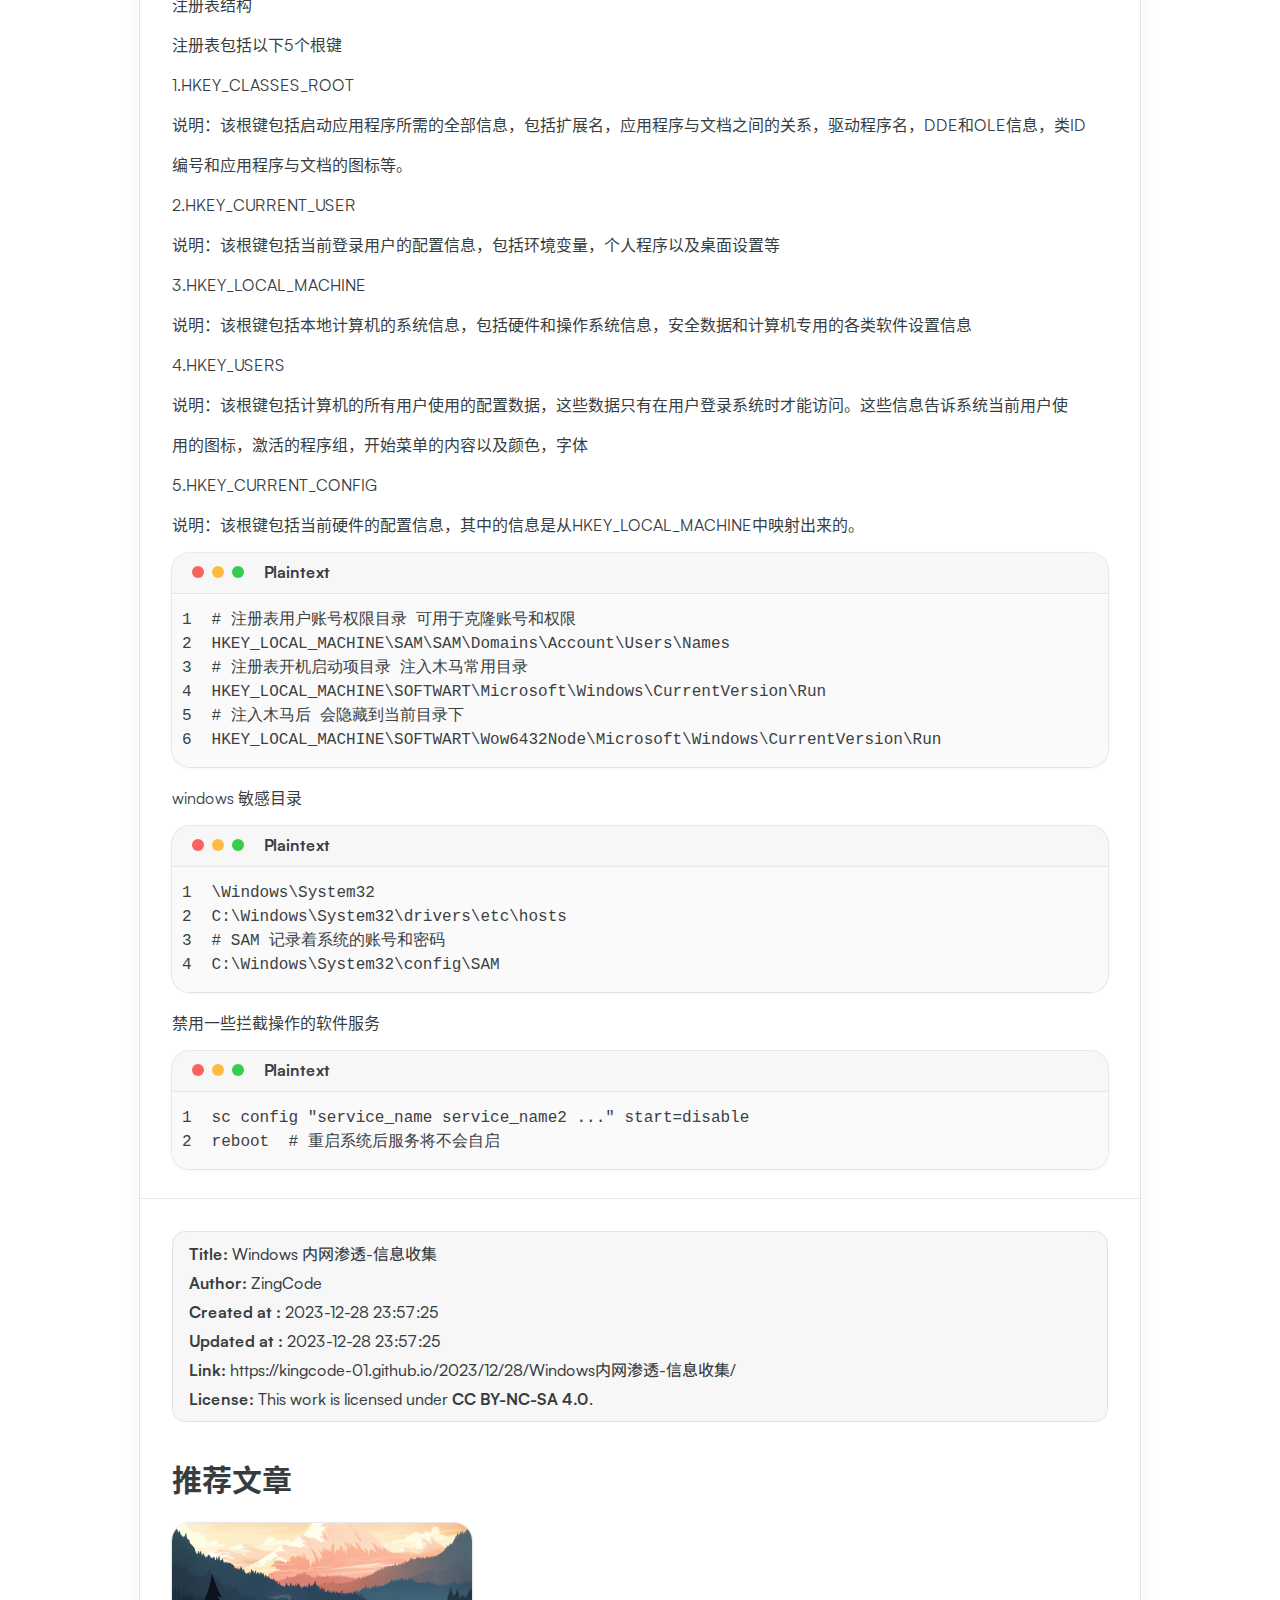
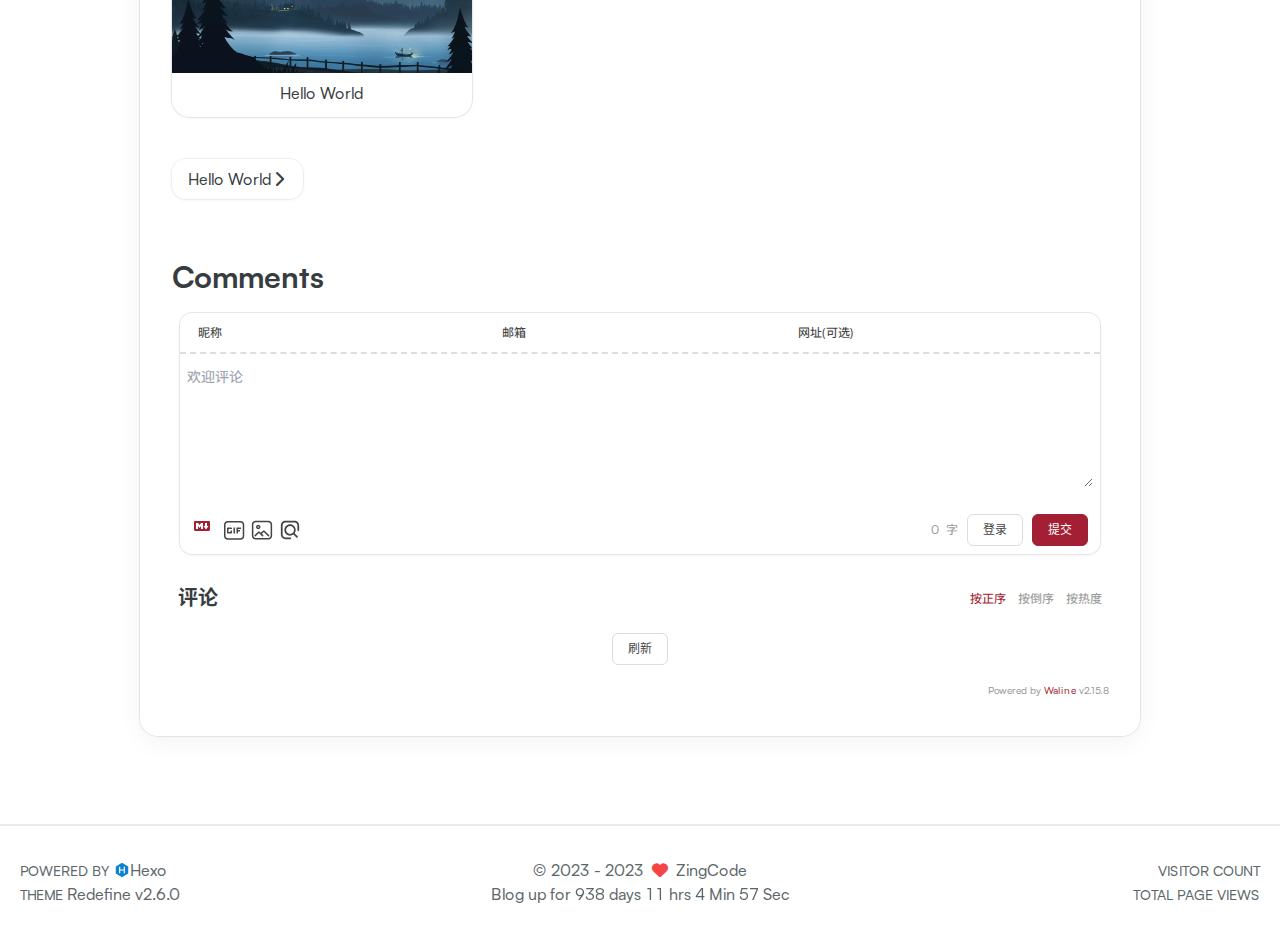
<file: 2023/12/28/Windows内网渗透-信息收集/index.html>
<!DOCTYPE html>
<html lang="zh">
<head>
    <meta charset="utf-8">
    <meta name="viewport" content="width=device-width, initial-scale=1">
    <meta name="keywords" content="Hexo Theme Redefine">
    
    <meta name="author" content="ZingCode">
    <!-- preconnect -->
    <link rel="preconnect" href="https://fonts.googleapis.com">
    <link rel="preconnect" href="https://fonts.gstatic.com" crossorigin>

    
    <!--- Seo Part-->
    
    <link rel="canonical" href="http://example.com/2023/12/28/windows内网渗透-信息收集/"/>
    <meta name="robots" content="index,follow">
    <meta name="googlebot" content="index,follow">
    <meta name="revisit-after" content="1 days">
    
        <meta name="description" content="type: Poststatus: Publisheddate: 2023&#x2F;12&#x2F;24tags: web安全category: 学习思考 运行指令 123456789101112131415161718192021222324252627282930shutdown -s                          # 自动关机shutdown -s -t 600">
<meta property="og:type" content="article">
<meta property="og:title" content="Windows 内网渗透-信息收集">
<meta property="og:url" content="http://example.com/2023/12/28/Windows%E5%86%85%E7%BD%91%E6%B8%97%E9%80%8F-%E4%BF%A1%E6%81%AF%E6%94%B6%E9%9B%86/index.html">
<meta property="og:site_name" content="ZingCode">
<meta property="og:description" content="type: Poststatus: Publisheddate: 2023&#x2F;12&#x2F;24tags: web安全category: 学习思考 运行指令 123456789101112131415161718192021222324252627282930shutdown -s                          # 自动关机shutdown -s -t 600">
<meta property="og:locale">
<meta property="article:published_time" content="2023-12-28T15:57:25.183Z">
<meta property="article:modified_time" content="2023-12-28T15:57:25.183Z">
<meta property="article:author" content="ZingCode">
<meta name="twitter:card" content="summary">
    
    
        <!-- Google tag (gtag.js) -->
        <script src="https://www.googletagmanager.com/gtag/js?id=G-086ZZPGF23"></script>
        <script>
        window.dataLayer = window.dataLayer || [];
        function gtag(){dataLayer.push(arguments);}
        gtag('js', new Date());

        gtag('config', 'G-086ZZPGF23');
        </script>
    
    <!--- Icon Part-->
    <link rel="icon" type="image/png" href="/images/redefine-favicon.svg" sizes="192x192">
    <link rel="apple-touch-icon" sizes="180x180" href="/images/redefine-favicon.svg">
    <meta name="theme-color" content="#A31F34">
    <link rel="shortcut icon" href="/images/redefine-favicon.svg">
    <!--- Page Info-->
    
    <title>
        
            Windows 内网渗透-信息收集 -
        
        ZingCode
    </title>

    
<link rel="stylesheet" href="/fonts/Chillax/chillax.css">


    
        <style>
    :root {
        --preloader-background-color: #fff;
        --preloader-text-color: #000;
    }

    @media (prefers-color-scheme: dark) {
        :root {
            --preloader-background-color: #202124;
            --preloader-text-color: #fff;
        }
    }

    @media (prefers-color-scheme: light) {
        :root {
            --preloader-background-color: #fff;
            --preloader-text-color: #000;
        }
    }

    @media (max-width: 600px) {
        .ml13 {
            font-size: 2.6rem !important; /* Adjust this value as needed */
        }
    }

    .preloader {
        display: flex;
        flex-direction: column;
        gap: 1rem; /* Tailwind 'gap-4' is 1rem */
        align-items: center;
        justify-content: center;
        position: fixed;
        padding: 12px;
        top: 0;
        right: 0;
        bottom: 0;
        left: 0;
        width: 100vw;
        height: 100vh; /* 'h-screen' is 100% of the viewport height */
        background-color: var(--preloader-background-color);
        z-index: 1100; /* 'z-[1100]' sets the z-index */
        transition: opacity 0.2s ease-in-out;
    }

    .ml13 {
        font-size: 3.2rem;
        /* text-transform: uppercase; */
        color: var(--preloader-text-color);
        letter-spacing: -1px;
        font-weight: 500;
        font-family: 'Chillax-Variable', sans-serif;
        text-align: center;
    }

    .ml13 .word {
        display: inline-flex;
        flex-wrap: wrap;
        white-space: nowrap;
    }

    .ml13 .letter {
        display: inline-block;
        line-height: 1em;
    }
</style>

<div class="preloader">
    
<script src="/js/libs/anime.min.js"></script>

    <h1 class="ml13">
        ZingCode
    </h1>
    <script>
        var textWrapper = document.querySelector('.ml13');
        // Split text into words
        var words = textWrapper.textContent.trim().split(' ');

        // Clear the existing content
        textWrapper.innerHTML = '';

        // Wrap each word and its letters in spans
        words.forEach(function(word) {
            var wordSpan = document.createElement('span');
            wordSpan.classList.add('word');
            wordSpan.innerHTML = word.replace(/\S/g, "<span class='letter'>$&</span>");
            textWrapper.appendChild(wordSpan);
            textWrapper.appendChild(document.createTextNode(' ')); // Add space between words
        });


        anime.timeline({loop: true})
            .add({
                targets: '.ml13 .letter',
                translateY: [100,0],
                translateZ: 0,
                opacity: [0,1],
                easing: "easeOutExpo",
                duration: 1400,
                delay: (el, i) => 300 + 30 * i
            }).add({
            targets: '.ml13 .letter',
            translateY: [0,-100],
            opacity: [1,0],
            easing: "easeInExpo",
            duration: 1200,
            delay: (el, i) => 100 + 30 * i
        });

        let themeStatus = JSON.parse(localStorage.getItem('REDEFINE-THEME-STATUS'))?.isDark;

        // If the theme status is not found in local storage, check the preferred color scheme
        if (themeStatus === undefined || themeStatus === null) {
            if (window.matchMedia && window.matchMedia('(prefers-color-scheme: dark)').matches) {
                themeStatus = 'dark';
            } else {
                themeStatus = 'light';
            }
        }

        // Now you can use the themeStatus variable in your code
        if (themeStatus) {
            document.documentElement.style.setProperty('--preloader-background-color', '#202124');
            document.documentElement.style.setProperty('--preloader-text-color', '#fff');
        } else {
            document.documentElement.style.setProperty('--preloader-background-color', '#fff');
            document.documentElement.style.setProperty('--preloader-text-color', '#000');
        }

        window.addEventListener('load', function () {
            hidePreloaderAfterTimeout(1000); // Hide after 1000 milliseconds once the window has loaded
        });

        // Backup failsafe: Hide preloader after a maximum of 5000 milliseconds, regardless of the window load event
        hidePreloaderAfterTimeout(5000);

        function hidePreloaderAfterTimeout(delay) {
            setTimeout(function () {
                var preloader = document.querySelector('.preloader');
                preloader.style.opacity = '0';
                setTimeout(function () {
                    preloader.style.display = 'none';
                }, 200);
            }, delay);
        }
    </script>
</div>
    

    
<link rel="stylesheet" href="/css/style.css">


    
        
<link rel="stylesheet" href="/assets/build/styles.css">

    

    
<link rel="stylesheet" href="/fonts/fonts.css">

    
<link rel="stylesheet" href="/fonts/Satoshi/satoshi.css">

    <!--- Font Part-->
    
    
    
        <link href="https://fonts.googleapis.com/css2?family=Noto+Sans+SC:wght@400;500;700&display=swap" rel="stylesheet">
    
    
        <link href="https://fonts.googleapis.com/css2?family=Farsan&display=swap" rel="stylesheet">
    

    <!--- Inject Part-->
    
    <script id="hexo-configurations">
    window.config = {"hostname":"example.com","root":"/","language":"zh","path":"search.xml"};
    window.theme = {"articles":{"style":{"font_size":"16px","line_height":1.5,"image_border_radius":"14px","image_alignment":"center","image_caption":false,"link_icon":true,"title_alignment":"left"},"word_count":{"enable":true,"count":true,"min2read":true},"author_label":{"enable":true,"auto":false,"list":[]},"code_block":{"copy":true,"style":"mac","font":{"enable":false,"family":null,"url":null}},"toc":{"enable":true,"max_depth":3,"number":false,"expand":true,"init_open":true},"copyright":{"enable":true,"default":"cc_by_nc_sa"},"lazyload":true,"recommendation":{"enable":true,"title":"推荐文章","limit":3,"mobile_limit":2,"placeholder":"/images/wallhaven-wqery6-light.webp","skip_dirs":[]}},"colors":{"primary":"#A31F34","secondary":null},"global":{"fonts":{"chinese":{"enable":true,"family":"Noto Sans SC","url":"https://fonts.googleapis.com/css2?family=Noto+Sans+SC:wght@400;500;700&display=swap"},"english":{"enable":true,"family":"global.english.family","url":"https://fonts.googleapis.com/css2?family=Farsan&display=swap"}},"content_max_width":"1000px","sidebar_width":"210px","hover":{"shadow":true,"scale":false},"scroll_progress":{"bar":false,"percentage":true},"website_counter":{"url":"https://busuanzi.ibruce.info/busuanzi/2.3/busuanzi.pure.mini.js","enable":true,"site_pv":true,"site_uv":true,"post_pv":true},"single_page":true,"preloader":true,"open_graph":true,"google_analytics":{"enable":true,"id":"G-086ZZPGF23"}},"home_banner":{"enable":true,"style":"fixed","image":{"light":"/images/wallhaven-wqery6-light.webp","dark":"/images/wallhaven-wqery6-dark.webp"},"title":"ZingCode","subtitle":{"text":["Welcome To My Blog !!!"],"hitokoto":{"enable":true,"api":"https://v1.hitokoto.cn"},"typing_speed":100,"backing_speed":80,"starting_delay":500,"backing_delay":1500,"loop":true,"smart_backspace":true},"text_color":{"light":"#fff","dark":"#d1d1b6"},"text_style":{"title_size":"2.8rem","subtitle_size":"1.5rem","line_height":1.2},"custom_font":{"enable":false,"family":null,"url":null},"social_links":{"enable":true,"links":{"github":"https://github.com/KingCode-01","instagram":null,"zhihu":null,"twitter":null,"email":"rhkflzx3qc@gmail.com"},"qrs":{"weixin":null}}},"plugins":{"feed":{"enable":false},"aplayer":{"enable":false,"type":"fixed","audios":[{"name":null,"artist":null,"url":null,"cover":null}]},"mermaid":{"enable":false,"version":"9.3.0"}},"version":"2.6.0","navbar":{"auto_hide":false,"color":{"left":"#f78736","right":"#367df7","transparency":35},"links":{"Home":{"path":"/","icon":"fa-regular fa-house"}},"search":{"enable":true,"preload":true},"tags":{"Tags":{"icon":"fa-solid fa-tags","path":"/tags/"}},"categories":{"Categories":{"icon":"fa-solid fa-folder","path":"/categories/"}}},"page_templates":{"friends_column":2,"tags_style":"blur"},"home":{"sidebar":{"enable":true,"position":"left","first_item":"menu","announcement":"学而不思则罔，思而不学则殆，学无止境！","links":{"Archives":{"path":"/archives","icon":"fa-regular fa-archive"},"Tags":{"path":"/tags","icon":"fa-regular fa-tags"},"Categories":{"path":"/categories","icon":"fa-regular fa-folder"}}},"article_date_format":"auto","categories":{"enable":true,"limit":3},"tags":{"enable":true,"limit":3}},"footerStart":"2023/12/28 22:22:22"};
    window.lang_ago = {"second":"%s seconds ago","minute":"%s minutes ago","hour":"%s hours ago","day":"%s days ago","week":"%s weeks ago","month":"%s months ago","year":"%s years ago"};
    window.data = {"masonry":false};
  </script>
    
    <!--- Fontawesome Part-->
    
<link rel="stylesheet" href="/fontawesome/fontawesome.min.css">

    
<link rel="stylesheet" href="/fontawesome/brands.min.css">

    
<link rel="stylesheet" href="/fontawesome/solid.min.css">

    
<link rel="stylesheet" href="/fontawesome/regular.min.css">

    
        
<link rel="stylesheet" href="/fontawesome/thin.min.css">

    
    
        
<link rel="stylesheet" href="/fontawesome/light.min.css">

    
    
        
<link rel="stylesheet" href="/fontawesome/duotone.min.css">

    
    
        
<link rel="stylesheet" href="/fontawesome/sharp-solid.min.css">

    
<meta name="generator" content="Hexo 7.0.0"></head>


<body>
<div class="progress-bar-container">
    

    
        <span class="pjax-progress-bar"></span>
<!--        <span class="swup-progress-icon">-->
<!--            <i class="fa-solid fa-circle-notch fa-spin"></i>-->
<!--        </span>-->
    
</div>


<main class="page-container" id="swup">

    

    <div class="main-content-container">


        <div class="main-content-header">
            <header class="navbar-container">

    <div class="navbar-content">
        <div class="left">
            
            <a class="logo-title" href="/">
                
                ZingCode
                
            </a>
        </div>

        <div class="right">
            <!-- PC -->
            <div class="desktop">
                <ul class="navbar-list">
                    
                        
                            

                            <li class="navbar-item">
                                <!-- Menu -->
                                <a class=""
                                   href="/"
                                        >
                                    <i class="fa-regular fa-house fa-fw"></i>
                                    HOME
                                    
                                </a>

                                <!-- Submenu -->
                                
                            </li>
                    
                    
                        <li class="navbar-item search search-popup-trigger">
                            <i class="fa-solid fa-magnifying-glass"></i>
                        </li>
                    
                </ul>
            </div>
            <!-- Mobile -->
            <div class="mobile">
                
                    <div class="icon-item search search-popup-trigger"><i class="fa-solid fa-magnifying-glass"></i>
                    </div>
                
                <div class="icon-item navbar-bar">
                    <div class="navbar-bar-middle"></div>
                </div>
            </div>
        </div>
    </div>

    <!-- Mobile drawer -->
    <div class="navbar-drawer h-screen w-full absolute top-0 left-0 bg-background-color flex flex-col justify-between">
        <ul class="drawer-navbar-list flex flex-col px-4 justify-center items-start">
            
                
                    

                    <li class="drawer-navbar-item text-base my-1.5 flex flex-col w-full">
                        
                        <a class="py-1.5 px-2 flex flex-row items-center justify-between gap-1 hover:!text-primary active:!text-primary text-2xl font-semibold group border-b border-border-color hover:border-primary w-full "
                           href="/"
                        >
                            <span>
                                HOME
                            </span>
                            
                                <i class="fa-regular fa-house fa-sm fa-fw"></i>
                            
                        </a>
                        

                        
                    </li>
            
        </ul>

        <div class="statistics flex justify-around my-2.5">
    <a class="item tag-count-item flex flex-col justify-center items-center w-20" href="/tags">
        <div class="number text-2xl sm:text-xl text-second-text-color font-semibold">0</div>
        <div class="label text-third-text-color text-sm">Tags</div>
    </a>
    <a class="item tag-count-item flex flex-col justify-center items-center w-20" href="/categories">
        <div class="number text-2xl sm:text-xl text-second-text-color font-semibold">0</div>
        <div class="label text-third-text-color text-sm">Categories</div>
    </a>
    <a class="item tag-count-item flex flex-col justify-center items-center w-20" href="/archives">
        <div class="number text-2xl sm:text-xl text-second-text-color font-semibold">2</div>
        <div class="label text-third-text-color text-sm">Posts</div>
    </a>
</div>
    </div>

    <div class="window-mask"></div>

</header>


        </div>

        <div class="main-content-body">

            

            <div class="main-content">

                
                    <div class="post-page-container flex relative justify-between box-border w-full h-full">
    <div class="article-content-container">

        <div class="article-title relative w-full">
            
                <div class="w-full flex items-center pt-6 justify-start">
                    <h1 class="article-title-regular text-second-text-color text-4xl md:text-6xl font-bold px-2 sm:px-6 md:px-8 py-3">Windows 内网渗透-信息收集</h1>
                </div>
            
            </div>

        
            <div class="article-header flex flex-row gap-2 items-center px-2 sm:px-6 md:px-8">
                <div class="avatar w-[46px] h-[46px] flex-shrink-0 rounded-medium border border-border-color p-[1px]">
                    <img src="/images/redefine-avatar.svg">
                </div>
                <div class="info flex flex-col justify-between">
                    <div class="author flex items-center">
                        <span class="name text-default-text-color text-lg font-semibold">ZingCode</span>
                        
                            <span class="author-label ml-1.5 text-xs px-2 py-0.5 rounded-small text-third-text-color border border-shadow-color-1">Lv1</span>
                        
                    </div>
                    <div class="meta-info">
                        <div class="article-meta-info">
    <span class="article-date article-meta-item">
        <i class="fa-regular fa-pen-fancy"></i>&nbsp;
        <span class="desktop">2023-12-28 23:57:25</span>
        <span class="mobile">2023-12-28 23:57:25</span>
        <span class="hover-info">Created</span>
    </span>
    
        <span class="article-date article-meta-item">
            <i class="fa-regular fa-wrench"></i>&nbsp;
            <span class="desktop">2023-12-28 23:57:25</span>
            <span class="mobile">2023-12-28 23:57:25</span>
            <span class="hover-info">Updated</span>
        </span>
    

    
    

    
    
        <span class="article-wordcount article-meta-item">
            <i class="fa-regular fa-typewriter"></i>&nbsp;<span>1.7k Words</span>
        </span>
    
    
        <span class="article-min2read article-meta-item">
            <i class="fa-regular fa-clock"></i>&nbsp;<span>6 Mins</span>
        </span>
    
    
        <span class="article-pv article-meta-item">
            <i class="fa-regular fa-eye"></i>&nbsp;<span id="busuanzi_value_page_pv"></span>
        </span>
    
</div>

                    </div>
                </div>
            </div>
        

        


        <div class="article-content markdown-body px-2 sm:px-6 md:px-8 pb-8">
            <p>type: Post<br>status: Published<br>date: 2023&#x2F;12&#x2F;24<br>tags: web安全<br>category: 学习思考</p>
<p>运行指令</p>
<div class="highlight-container" data-rel="Plaintext"><figure class="iseeu highlight plaintext"><table><tr><td class="gutter"><pre><span class="line">1</span><br><span class="line">2</span><br><span class="line">3</span><br><span class="line">4</span><br><span class="line">5</span><br><span class="line">6</span><br><span class="line">7</span><br><span class="line">8</span><br><span class="line">9</span><br><span class="line">10</span><br><span class="line">11</span><br><span class="line">12</span><br><span class="line">13</span><br><span class="line">14</span><br><span class="line">15</span><br><span class="line">16</span><br><span class="line">17</span><br><span class="line">18</span><br><span class="line">19</span><br><span class="line">20</span><br><span class="line">21</span><br><span class="line">22</span><br><span class="line">23</span><br><span class="line">24</span><br><span class="line">25</span><br><span class="line">26</span><br><span class="line">27</span><br><span class="line">28</span><br><span class="line">29</span><br><span class="line">30</span><br></pre></td><td class="code"><pre><span class="line">shutdown -s                          # 自动关机</span><br><span class="line">shutdown -s -t 600                   # 表示600秒后自动关机</span><br><span class="line">shutdown -a                          # 取消定时关机</span><br><span class="line">shutdown -r -t 600                   # 表示600秒后自动重启</span><br><span class="line">rundll32 user32.dll,LockWorkStation  # 表示锁定计算机</span><br><span class="line">calc                                 # 计算器</span><br><span class="line">appwiz.cpl                           # 程序和功能，卸载</span><br><span class="line">cleanmgr                             # 磁盘清理工具</span><br><span class="line">compmgmt.msc                         # 计算机管理</span><br><span class="line">control                              # 控制面版</span><br><span class="line">desk.cpl                             # 屏幕分辨率设置</span><br><span class="line">explorer                             # 资源管理器</span><br><span class="line">firewall.cpl                         # Windows防火墙设置</span><br><span class="line">inetcpl.cpl                          # Internet属性</span><br><span class="line">intl.cpl                             # 设置区域和时间格式</span><br><span class="line">msinfo32                             # 查看系统详细信息</span><br><span class="line">mspaint                              # 画图</span><br><span class="line">notepad                              # 记事本</span><br><span class="line">osk                                  # 屏幕键盘</span><br><span class="line">perfmon                              # 计算机性能监测器</span><br><span class="line">powercfg.cpl                         # 电源管理选项</span><br><span class="line">rasphone                             # 网络连接</span><br><span class="line">regedt32/regedit.exe                 # 注册表编辑器</span><br><span class="line">services.msc                         # 本地服务</span><br><span class="line">slui                                 # 系统激活信息</span><br><span class="line">snippingtool                         # 截图工具，支持无规则截图</span><br><span class="line">sysdm.cpl                            # 系统属性</span><br><span class="line">timedate.cpl                         # 日期和时间设置</span><br><span class="line">winver                               # 关于Windows</span><br><span class="line">taskmgr                              # 任务管理器</span><br></pre></td></tr></table></figure></div>

<p>CMD DOS命令</p>
<div class="highlight-container" data-rel="Plaintext"><figure class="iseeu highlight plaintext"><table><tr><td class="gutter"><pre><span class="line">1</span><br><span class="line">2</span><br><span class="line">3</span><br><span class="line">4</span><br><span class="line">5</span><br><span class="line">6</span><br><span class="line">7</span><br><span class="line">8</span><br><span class="line">9</span><br><span class="line">10</span><br><span class="line">11</span><br><span class="line">12</span><br><span class="line">13</span><br><span class="line">14</span><br><span class="line">15</span><br><span class="line">16</span><br><span class="line">17</span><br><span class="line">18</span><br><span class="line">19</span><br><span class="line">20</span><br><span class="line">21</span><br><span class="line">22</span><br><span class="line">23</span><br><span class="line">24</span><br><span class="line">25</span><br><span class="line">26</span><br><span class="line">27</span><br><span class="line">28</span><br><span class="line">29</span><br><span class="line">30</span><br><span class="line">31</span><br><span class="line">32</span><br><span class="line">33</span><br><span class="line">34</span><br><span class="line">35</span><br><span class="line">36</span><br><span class="line">37</span><br><span class="line">38</span><br><span class="line">39</span><br><span class="line">40</span><br><span class="line">41</span><br><span class="line">42</span><br><span class="line">43</span><br><span class="line">44</span><br><span class="line">45</span><br><span class="line">46</span><br><span class="line">47</span><br><span class="line">48</span><br><span class="line">49</span><br><span class="line">50</span><br><span class="line">51</span><br><span class="line">52</span><br><span class="line">53</span><br><span class="line">54</span><br><span class="line">55</span><br><span class="line">56</span><br></pre></td><td class="code"><pre><span class="line">net user &lt;username&gt; &lt;password&gt; /add    # 创建用户</span><br><span class="line">net user &lt;username&gt;$ &lt;password&gt; /add   # 创建隐藏用户</span><br><span class="line">net localgroup administrators      # 可以看到隐藏的用户</span><br><span class="line">net user guest /active:yes         # 激活guest用户</span><br><span class="line">net user</span><br><span class="line">net localgroup administrators &lt;username&gt; /add  # 将用户添加到管理员组使其具有管理员权限</span><br><span class="line">net user &lt;username&gt; &lt;password&gt;                   # 改username 密码</span><br><span class="line">net &lt;password&gt;</span><br><span class="line">net share             # 查看当前网络共享信息</span><br><span class="line">net share ipc$        # 开启ipc$共享</span><br><span class="line">net share ipc$ /del   # 删除ipc$共享</span><br><span class="line">net share c$ /del     # 删除C:共享</span><br><span class="line">net session           # 查看当前会话列表</span><br><span class="line">net use k:\\ip\c$     # 磁盘映射 (SMB)协议445端口 连接目标机共享盘符到本地k盘</span><br><span class="line"></span><br><span class="line">netstat -ano # 查看端口</span><br><span class="line">tasklist -v # 查看进程</span><br><span class="line">tasklist /SVC</span><br><span class="line"></span><br><span class="line">taskkill /im name.exe /f  # 结束进程 但进程工作在应用层 无法结束工作在驱动层的服务 有驱动层保护</span><br><span class="line">tracert     # 路由追踪</span><br><span class="line">echo &quot;&quot;</span><br><span class="line">whoami /user</span><br><span class="line">whoami /priv</span><br><span class="line"></span><br><span class="line">msg administrator &quot;hello&quot; # 给administrator发送信息</span><br><span class="line">query user                # 查看当前连接的会话</span><br><span class="line"></span><br><span class="line">route print # 查看主机路由信息</span><br><span class="line">arp -a</span><br><span class="line">ping</span><br><span class="line">cd</span><br><span class="line">dir</span><br><span class="line">cls</span><br><span class="line">/?</span><br><span class="line">ipconfig /all</span><br><span class="line">ipconfig /release</span><br><span class="line">ipconfig /renew</span><br><span class="line">copy</span><br><span class="line">move</span><br><span class="line">del</span><br><span class="line">find</span><br><span class="line">chkdsk /F D:    # 检查磁盘D并显示状态报告;加参数/f并修复磁盘上的错误</span><br><span class="line">color</span><br><span class="line">ver   # 版本信息</span><br><span class="line">format D:/FS:NTFS   # 盘符/FS:类型格式化磁盘</span><br><span class="line">md</span><br><span class="line">ren # 重命名文件名</span><br><span class="line">tree</span><br><span class="line">type</span><br><span class="line">more</span><br><span class="line">mem  # 查看CPU使用情况</span><br><span class="line">dir</span><br><span class="line">date /t</span><br><span class="line">set</span><br><span class="line"></span><br></pre></td></tr></table></figure></div>

<p>wmic是扩展WMI（Windows Management Instrumentation Windows管理规范）提供了从命令行和批处理命令脚本执行系统管理的支持 命令管理接口</p>
<div class="highlight-container" data-rel="Plaintext"><figure class="iseeu highlight plaintext"><table><tr><td class="gutter"><pre><span class="line">1</span><br><span class="line">2</span><br><span class="line">3</span><br><span class="line">4</span><br><span class="line">5</span><br><span class="line">6</span><br><span class="line">7</span><br><span class="line">8</span><br><span class="line">9</span><br><span class="line">10</span><br><span class="line">11</span><br><span class="line">12</span><br><span class="line">13</span><br><span class="line">14</span><br></pre></td><td class="code"><pre><span class="line"># 通过WMIC查询主机进程信息，并过滤出进程的路径、名称和PID</span><br><span class="line">wmic process get Name, ProcessId,ExecutablePath</span><br><span class="line"># 查看指定进程的路径信息</span><br><span class="line">wmic process where Name=&quot;dwm.exe&quot; get ExecutablePath</span><br><span class="line"># 查看当前所有服务的信息，并过滤出服务的名称、路径、创建时间、运行状态信息</span><br><span class="line">wmic service get Caption, Name,PathName,StartName,State</span><br><span class="line"># 查看指定服务的信息，并过滤出服务名称、路径、运行状态</span><br><span class="line">wmic service where Name=&quot;backdoor&quot; get Caption,PathName,state</span><br><span class="line"># 查看自启程序信息并过滤出程序名称、执行命令、程序路径、所属用户</span><br><span class="line">wmic startup get Caption,Command,Location,User</span><br><span class="line"># 查看系统补丁安装信息列表、并过滤出补丁链接、名称、描述、补丁编号以及安装时间</span><br><span class="line">wmic qfe get Caption,CSName,Description,HotFixID,InstalledOn</span><br><span class="line"># 查看应用安装信息</span><br><span class="line">wmic product get Caption,Version</span><br></pre></td></tr></table></figure></div>

<p>查看计划任务信息</p>
<div class="highlight-container" data-rel="Plaintext"><figure class="iseeu highlight plaintext"><table><tr><td class="gutter"><pre><span class="line">1</span><br></pre></td><td class="code"><pre><span class="line">schtasks /query /v /fo list</span><br></pre></td></tr></table></figure></div>

<p>powershell</p>
<div class="highlight-container" data-rel="Plaintext"><figure class="iseeu highlight plaintext"><table><tr><td class="gutter"><pre><span class="line">1</span><br></pre></td><td class="code"><pre><span class="line">powershell -exec bypass .\a.ps1  # 绕过powershell 无法运行脚本报错的情况 在cmd中运行此脚本</span><br></pre></td></tr></table></figure></div>

<p>域内基础信息收集</p>
<div class="highlight-container" data-rel="Plaintext"><figure class="iseeu highlight plaintext"><table><tr><td class="gutter"><pre><span class="line">1</span><br><span class="line">2</span><br><span class="line">3</span><br><span class="line">4</span><br><span class="line">5</span><br><span class="line">6</span><br><span class="line">7</span><br><span class="line">8</span><br><span class="line">9</span><br><span class="line">10</span><br><span class="line">11</span><br><span class="line">12</span><br><span class="line">13</span><br><span class="line">14</span><br><span class="line">15</span><br><span class="line">16</span><br><span class="line">17</span><br><span class="line">18</span><br><span class="line">19</span><br><span class="line">20</span><br><span class="line">21</span><br><span class="line">22</span><br><span class="line">23</span><br><span class="line">24</span><br><span class="line">25</span><br><span class="line">26</span><br><span class="line">27</span><br><span class="line">28</span><br><span class="line">29</span><br><span class="line">30</span><br><span class="line">31</span><br><span class="line">32</span><br><span class="line">33</span><br></pre></td><td class="code"><pre><span class="line"># 查看当前工作站的信息，包括当前计算机名、用户名、系统版本、工作站、登录的域等信息</span><br><span class="line">net config workstation</span><br><span class="line"># 查看所有的域用户</span><br><span class="line">net user /domain</span><br><span class="line"># 查看指定域用户的详细信息</span><br><span class="line">net user &lt;username&gt; /domain</span><br><span class="line"># 获取所有用户的SID、所属域和用户描述信息</span><br><span class="line">wmic useraccount get Caption,Domain,Description</span><br><span class="line"># 查看域用户组信息</span><br><span class="line">net group /domain</span><br><span class="line"># 查询域管理员组，可以得到所有的域管理员用户</span><br><span class="line">net group &quot;Domain Admins&quot; /domain</span><br><span class="line"># 查询域成员主机组，可以得到域内所有的客户端主机</span><br><span class="line">net group &quot;Domain Computers&quot; /domain</span><br><span class="line"># 查询域用户组</span><br><span class="line">net group &quot;Domain Users&quot; /domain</span><br><span class="line"># 查询企业系统管理员组</span><br><span class="line">net group &quot;Enterprise Admins&quot; /domain</span><br><span class="line"></span><br><span class="line"># 查看域内密码策略</span><br><span class="line">net accounts /domain</span><br><span class="line"># 查看域控制器列表</span><br><span class="line">net group &quot;Domain Controllers&quot; /domain</span><br><span class="line"># nltest 命令查询指定域内的域控制器主机列表</span><br><span class="line">nltest /DCLIST:hack-my.com    # &quot;hack-my.com&quot;为域名</span><br><span class="line"># 查看主域控制器</span><br><span class="line">net time /domain</span><br><span class="line"># 查看域信任关系</span><br><span class="line">nltest /domain_trusts</span><br><span class="line"></span><br><span class="line"># 基于ICMP发现存活主机</span><br><span class="line">for /L %I in (1,1,254) DO @ping -w 1 -n 1 192.168.1.%I | findstr &quot;TTL=&quot;</span><br><span class="line"></span><br></pre></td></tr></table></figure></div>

<table>
<thead>
<tr>
<th>域组名称</th>
<th>说明</th>
</tr>
</thead>
<tbody><tr>
<td>Domain Admins</td>
<td>域管理员组，包括所有的域管理员用户</td>
</tr>
<tr>
<td>Domain Computers</td>
<td>域成员主机组，包括加入域的所有工作站和服务器</td>
</tr>
<tr>
<td>Domain Controllers</td>
<td>域控制器组，包括域中的所有域控制器</td>
</tr>
<tr>
<td>Domain Guests</td>
<td>域来宾组，包括域中所有的来宾用户</td>
</tr>
<tr>
<td>Domain Users</td>
<td>域用户组，包括所有域用户</td>
</tr>
<tr>
<td>Enterprise Admins</td>
<td>企业系统管理员组，适用于域林范围</td>
</tr>
</tbody></table>
<p>注册表结构</p>
<p>注册表包括以下5个根键</p>
<p>1.HKEY_CLASSES_ROOT</p>
<p>说明：该根键包括启动应用程序所需的全部信息，包括扩展名，应用程序与文档之间的关系，驱动程序名，DDE和OLE信息，类ID</p>
<p>编号和应用程序与文档的图标等。</p>
<p>2.HKEY_CURRENT_USER</p>
<p>说明：该根键包括当前登录用户的配置信息，包括环境变量，个人程序以及桌面设置等</p>
<p>3.HKEY_LOCAL_MACHINE</p>
<p>说明：该根键包括本地计算机的系统信息，包括硬件和操作系统信息，安全数据和计算机专用的各类软件设置信息</p>
<p>4.HKEY_USERS</p>
<p>说明：该根键包括计算机的所有用户使用的配置数据，这些数据只有在用户登录系统时才能访问。这些信息告诉系统当前用户使</p>
<p>用的图标，激活的程序组，开始菜单的内容以及颜色，字体</p>
<p>5.HKEY_CURRENT_CONFIG</p>
<p>说明：该根键包括当前硬件的配置信息，其中的信息是从HKEY_LOCAL_MACHINE中映射出来的。</p>
<div class="highlight-container" data-rel="Plaintext"><figure class="iseeu highlight plaintext"><table><tr><td class="gutter"><pre><span class="line">1</span><br><span class="line">2</span><br><span class="line">3</span><br><span class="line">4</span><br><span class="line">5</span><br><span class="line">6</span><br></pre></td><td class="code"><pre><span class="line"># 注册表用户账号权限目录 可用于克隆账号和权限</span><br><span class="line">HKEY_LOCAL_MACHINE\SAM\SAM\Domains\Account\Users\Names</span><br><span class="line"># 注册表开机启动项目录 注入木马常用目录</span><br><span class="line">HKEY_LOCAL_MACHINE\SOFTWART\Microsoft\Windows\CurrentVersion\Run</span><br><span class="line"># 注入木马后 会隐藏到当前目录下</span><br><span class="line">HKEY_LOCAL_MACHINE\SOFTWART\Wow6432Node\Microsoft\Windows\CurrentVersion\Run</span><br></pre></td></tr></table></figure></div>

<p>windows 敏感目录</p>
<div class="highlight-container" data-rel="Plaintext"><figure class="iseeu highlight plaintext"><table><tr><td class="gutter"><pre><span class="line">1</span><br><span class="line">2</span><br><span class="line">3</span><br><span class="line">4</span><br></pre></td><td class="code"><pre><span class="line">\Windows\System32</span><br><span class="line">C:\Windows\System32\drivers\etc\hosts</span><br><span class="line"># SAM 记录着系统的账号和密码</span><br><span class="line">C:\Windows\System32\config\SAM</span><br></pre></td></tr></table></figure></div>

<p>禁用一些拦截操作的软件服务</p>
<div class="highlight-container" data-rel="Plaintext"><figure class="iseeu highlight plaintext"><table><tr><td class="gutter"><pre><span class="line">1</span><br><span class="line">2</span><br></pre></td><td class="code"><pre><span class="line">sc config &quot;service_name service_name2 ...&quot; start=disable</span><br><span class="line">reboot  # 重启系统后服务将不会自启</span><br></pre></td></tr></table></figure></div>

        </div>

        
            <div class="post-copyright-info w-full my-8 px-2 sm:px-6 md:px-8">
                <div class="article-copyright-info-container">
    <ul>
        <li><strong>Title:</strong> Windows 内网渗透-信息收集</li>
        <li><strong>Author:</strong> ZingCode</li>
        <li><strong>Created at
                :</strong> 2023-12-28 23:57:25</li>
        
            <li>
                <strong>Updated at
                    :</strong> 2023-12-28 23:57:25
            </li>
        
        <li>
            <strong>Link:</strong> https://kingcode-01.github.io/2023/12/28/Windows内网渗透-信息收集/
        </li>
        <li>
            <strong>
                License:
            </strong>
            

            
                This work is licensed under <a class="license" target="_blank" rel="noopener" href="https://creativecommons.org/licenses/by-nc-sa/4.0">CC BY-NC-SA 4.0</a>.
            
        </li>
    </ul>
</div>

            </div>
        

        

        
  <div class="recommended-article px-2 sm:px-6 md:px-8">
   <div class="recommended-desktop">
    <div class="recommended-article-header text-xl md:text-3xl font-bold mt-10">
     <i aria-hidden="true"></i><span>推荐文章</span>
    </div>
    <div class="recommended-article-group"><a class="recommended-article-item" href="/2023/12/26/hello-world/" title="Hello World" rel="bookmark">
  <img src="/images/wallhaven-wqery6-light.webp" alt="Hello World" class="!max-w-none">
  <span class="title">Hello World</span>
</a></div>
   </div>
   <div class="recommended-mobile">
   <div class="recommended-article-header text-xl md:text-3xl font-bold mt-10">
     <i aria-hidden="true"></i><span>推荐文章</span>
   </div>
   <div class="recommended-article-group"><a class="recommended-article-item" href="/2023/12/26/hello-world/" title="Hello World" rel="bookmark">
  <img src="/images/wallhaven-wqery6-light.webp" alt="Hello World" class="!max-w-none">
  <span class="title">Hello World</span>
</a></div>
   </div>
  </div>

        
            <div class="article-nav my-8 flex justify-between items-center px-2 sm:px-6 md:px-8">
                
                
                    <div class="article-next border-border-color shadow-redefine-flat shadow-shadow-color-2 rounded-medium px-4 py-2 hover:shadow-redefine-flat-hover hover:shadow-shadow-color-2">
                        <a class="next"
                        rel="next"
                        href="/2023/12/26/hello-world/"
                        >
                            <span class="title flex justify-center items-center">
                                <span class="post-nav-title-item">Hello World</span>
                                <span class="post-nav-item">Next posts</span>
                            </span>
                            <span class="right arrow-icon flex justify-center items-center">
                                <i class="fa-solid fa-chevron-right"></i>
                            </span>
                        </a>
                    </div>
                
            </div>
        


        
            <div class="comment-container px-2 sm:px-6 md:px-8 pb-8">
                <div class="comments-container mt-10 w-full ">
    <div id="comment-anchor" class="w-full h-2.5"></div>
    <div class="comment-area-title w-full my-1.5 md:my-2.5 text-xl md:text-3xl font-bold">
        Comments
    </div>
    

        
            
    <div id="waline"></div>
    <script type="module" data-swup-reload-script>
      import { init } from '/js/libs/waline.mjs';

      function loadWaline() {
        init({
          el: '#waline',
          serverURL: 'https://example.example.com',
          lang: 'zh-CN',
          dark: 'body[class~="dark-mode"]',
          requiredMeta: ['nick', 'mail'],
          emoji: [],
          recaptchaV3Key: "wasd",
          
        });
      }

      if (typeof swup !== 'undefined') {
        loadWaline();
      } else {
        window.addEventListener('DOMContentLoaded', loadWaline);
      }
    </script>



        
    
</div>

            </div>
        
    </div>

    
        <div class="toc-content-container">
            <div class="post-toc-wrap">
    <div class="post-toc">
        <div class="toc-title">On this page</div>
        <div class="page-title">Windows 内网渗透-信息收集</div>
        

    </div>
</div>
        </div>
    
</div>



                

            </div>

            

        </div>

        <div class="main-content-footer">
            <footer class="footer mt-5 py-5 h-auto text-base text-third-text-color relative border-t-2 border-t-border-color">
    <div class="info-container py-3 text-center">
        
        <div class="text-center">
            &copy;
            
              <span>2023</span>
              -
            
            2023&nbsp;&nbsp;<i class="fa-solid fa-heart fa-beat" style="--fa-animation-duration: 0.5s; color: #f54545"></i>&nbsp;&nbsp;<a href="/">ZingCode</a>
        </div>
        
            <script data-swup-reload-script src="https://busuanzi.ibruce.info/busuanzi/2.3/busuanzi.pure.mini.js"></script>
            <div class="relative text-center lg:absolute lg:right-[20px] lg:top-1/2 lg:-translate-y-1/2 lg:text-right">
                
                    <span id="busuanzi_container_site_uv" class="lg:!block">
                        <span class="text-sm">VISITOR COUNT</span>
                        <span id="busuanzi_value_site_uv"></span>
                    </span>
                
                
                    <span id="busuanzi_container_site_pv" class="lg:!block">
                        <span class="text-sm">TOTAL PAGE VIEWS</span>
                        <span id="busuanzi_value_site_pv"></span>
                    </span>
                
            </div>
        
        <div class="relative text-center lg:absolute lg:left-[20px] lg:top-1/2 lg:-translate-y-1/2 lg:text-left">
            <span class="lg:block text-sm">POWERED BY <?xml version="1.0" encoding="utf-8"?><!DOCTYPE svg PUBLIC "-//W3C//DTD SVG 1.1//EN" "http://www.w3.org/Graphics/SVG/1.1/DTD/svg11.dtd"><svg class="relative top-[2px] inline-block align-baseline" version="1.1" id="圖層_1" xmlns="http://www.w3.org/2000/svg" xmlns:xlink="http://www.w3.org/1999/xlink" x="0px" y="0px" width="1rem" height="1rem" viewBox="0 0 512 512" enable-background="new 0 0 512 512" xml:space="preserve"><path fill="#0E83CD" d="M256.4,25.8l-200,115.5L56,371.5l199.6,114.7l200-115.5l0.4-230.2L256.4,25.8z M349,354.6l-18.4,10.7l-18.6-11V275H200v79.6l-18.4,10.7l-18.6-11v-197l18.5-10.6l18.5,10.8V237h112v-79.6l18.5-10.6l18.5,10.8V354.6z"/></svg><a target="_blank" class="text-base" href="https://hexo.io">Hexo</a></span>
            <span class="text-sm lg:block">THEME&nbsp;<a class="text-base" target="_blank" href="https://github.com/EvanNotFound/hexo-theme-redefine">Redefine v2.6.0</a></span>
        </div>
        
        
            <div>
                Blog up for <span class="odometer" id="runtime_days" ></span> days <span class="odometer" id="runtime_hours"></span> hrs <span class="odometer" id="runtime_minutes"></span> Min <span class="odometer" id="runtime_seconds"></span> Sec
            </div>
        
        
            <script data-swup-reload-script>
                try {
                    function odometer_init() {
                    const elements = document.querySelectorAll('.odometer');
                    elements.forEach(el => {
                        new Odometer({
                            el,
                            format: '( ddd).dd',
                            duration: 200
                        });
                    });
                    }
                    odometer_init();
                } catch (error) {}
            </script>
        
        
        
    </div>  
</footer>
        </div>
    </div>

    
        <div class="post-tools">
            <div class="post-tools-container">
    <ul class="article-tools-list">
        <!-- TOC aside toggle -->
        
            <li class="right-bottom-tools page-aside-toggle">
                <i class="fa-regular fa-outdent"></i>
            </li>
        

        <!-- go comment -->
        
            <li class="go-comment">
                <i class="fa-regular fa-comments"></i>
            </li>
        
    </ul>
</div>

        </div>
    

    <div class="right-side-tools-container">
        <div class="side-tools-container">
    <ul class="hidden-tools-list">
        <li class="right-bottom-tools tool-font-adjust-plus flex justify-center items-center">
            <i class="fa-regular fa-magnifying-glass-plus"></i>
        </li>

        <li class="right-bottom-tools tool-font-adjust-minus flex justify-center items-center">
            <i class="fa-regular fa-magnifying-glass-minus"></i>
        </li>

        <li class="right-bottom-tools tool-dark-light-toggle flex justify-center items-center">
            <i class="fa-regular fa-moon"></i>
        </li>

        <!-- rss -->
        

        

        <li class="right-bottom-tools tool-scroll-to-bottom flex justify-center items-center">
            <i class="fa-regular fa-arrow-down"></i>
        </li>
    </ul>

    <ul class="visible-tools-list">
        <li class="right-bottom-tools toggle-tools-list flex justify-center items-center">
            <i class="fa-regular fa-cog fa-spin"></i>
        </li>
        
            <li class="right-bottom-tools tool-scroll-to-top flex justify-center items-center">
                <i class="arrow-up fas fa-arrow-up"></i>
                <span class="percent"></span>
            </li>
        
        
    </ul>
</div>

    </div>

    <div class="image-viewer-container">
    <img src="">
</div>


    
        <div class="search-pop-overlay">
    <div class="popup search-popup">
        <div class="search-header">
          <span class="search-input-field-pre">
            <i class="fa-solid fa-keyboard"></i>
          </span>
            <div class="search-input-container">
                <input autocomplete="off"
                       autocorrect="off"
                       autocapitalize="off"
                       placeholder="Search..."
                       spellcheck="false"
                       type="search"
                       class="search-input"
                >
            </div>
            <span class="popup-btn-close">
                <i class="fa-solid fa-times"></i>
            </span>
        </div>
        <div id="search-result">
            <div id="no-result">
                <i class="fa-solid fa-spinner fa-spin-pulse fa-5x fa-fw"></i>
            </div>
        </div>
    </div>
</div>

    

</main>


    
<script src="/js/libs/Swup.min.js"></script>

<script src="/js/libs/SwupSlideTheme.min.js"></script>

<script src="/js/libs/SwupScriptsPlugin.min.js"></script>

<script src="/js/libs/SwupProgressPlugin.min.js"></script>

<script src="/js/libs/SwupScrollPlugin.min.js"></script>

<script src="/js/libs/SwupPreloadPlugin.min.js"></script>

<script>
    const swup = new Swup({
        plugins: [
            new SwupScriptsPlugin({
                optin: true,
            }),
            new SwupProgressPlugin(),
            new SwupScrollPlugin({
                offset: 80,
            }),
            new SwupSlideTheme({
                mainElement: ".main-content-body",
            }),
            new SwupPreloadPlugin(),
        ],
        containers: ["#swup"],
    });
</script>







<script src="/js/tools/imageViewer.js" type="module"></script>

<script src="/js/utils.js" type="module"></script>

<script src="/js/main.js" type="module"></script>

<script src="/js/layouts/navbarShrink.js" type="module"></script>

<script src="/js/tools/scrollTopBottom.js" type="module"></script>

<script src="/js/tools/lightDarkSwitch.js" type="module"></script>

<script src="/js/layouts/categoryList.js" type="module"></script>



    
<script src="/js/tools/localSearch.js" type="module"></script>




    
<script src="/js/tools/codeBlock.js" type="module"></script>




    
<script src="/js/layouts/lazyload.js" type="module"></script>




    
<script src="/js/tools/runtime.js"></script>

    
<script src="/js/libs/odometer.min.js"></script>

    
<link rel="stylesheet" href="/assets/odometer-theme-minimal.css">




  
<script src="/js/libs/Typed.min.js"></script>

  
<script src="/js/plugins/typed.js" type="module"></script>









<div class="post-scripts" data-swup-reload-script>
    
        
<script src="/js/tools/tocToggle.js" type="module"></script>

<script src="/js/layouts/toc.js" type="module"></script>

<script src="/js/plugins/tabs.js" type="module"></script>

    
</div>


</body>
</html>
</file>
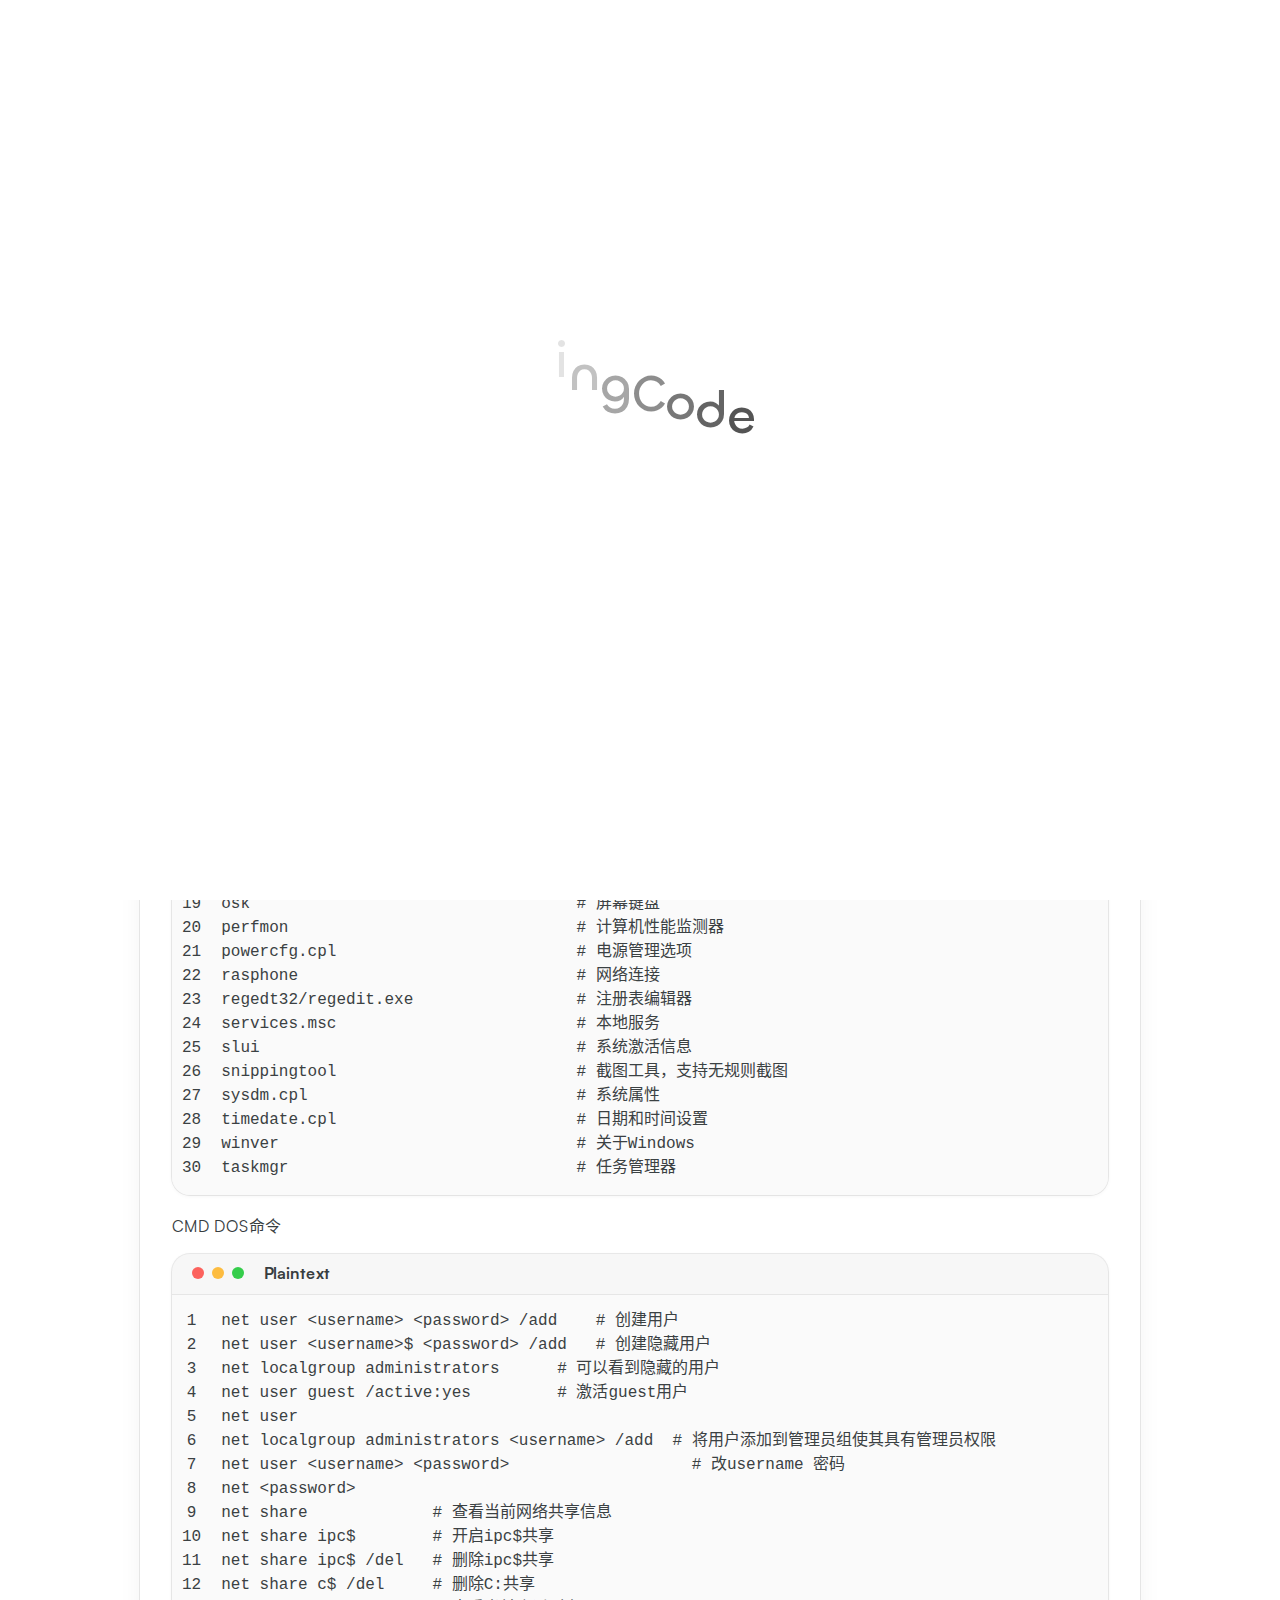
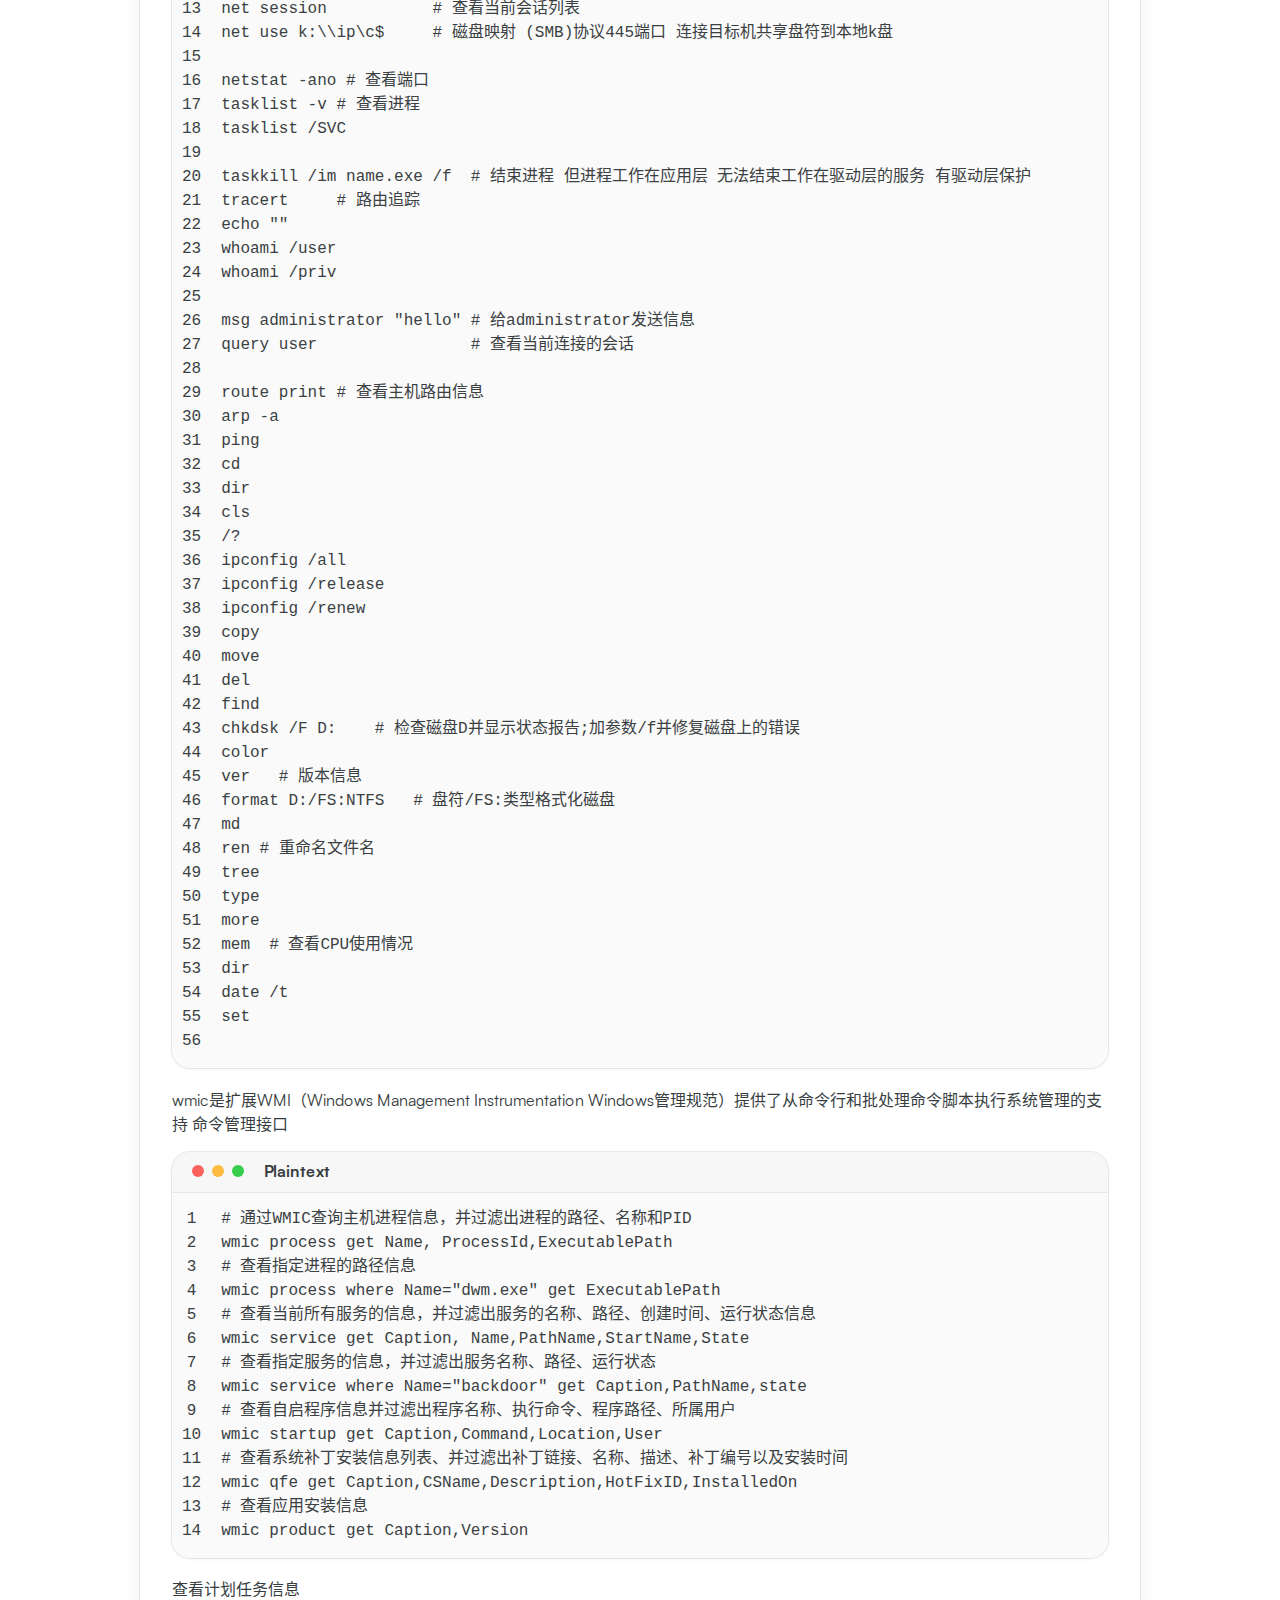
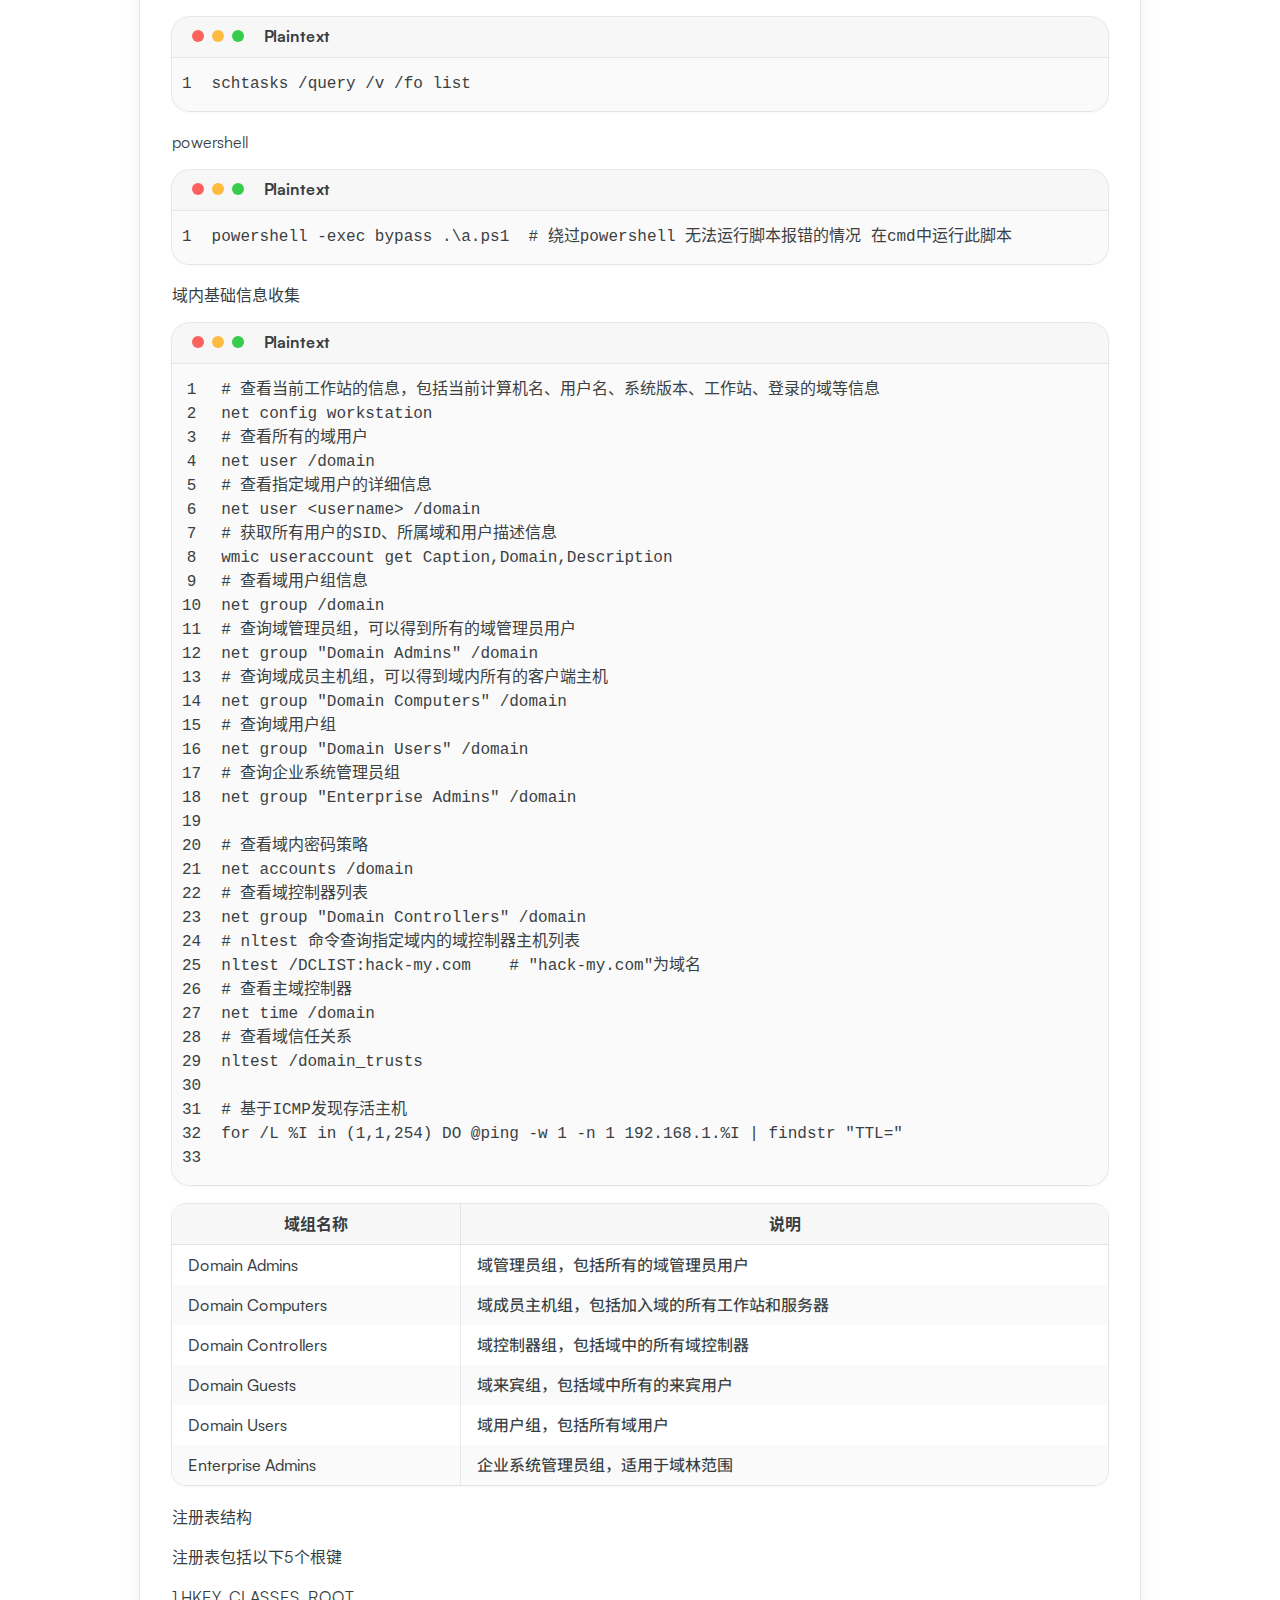
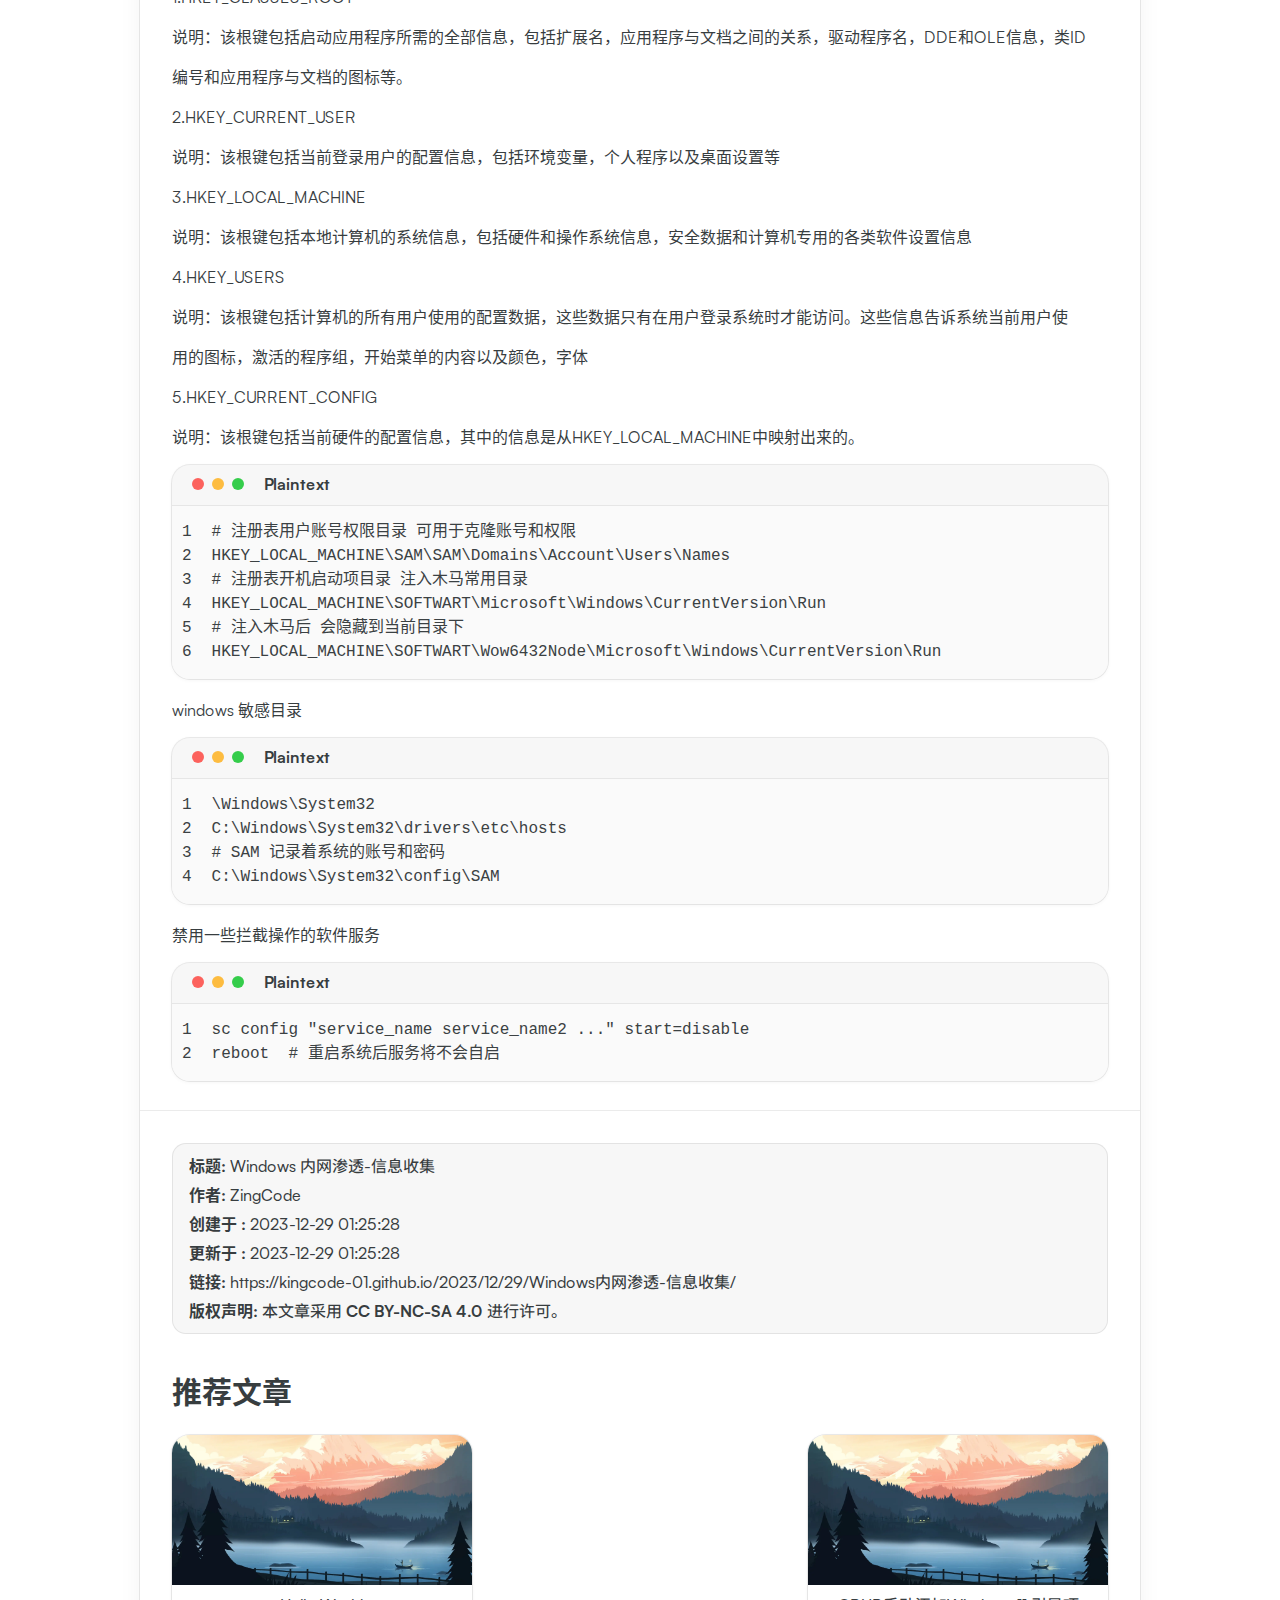
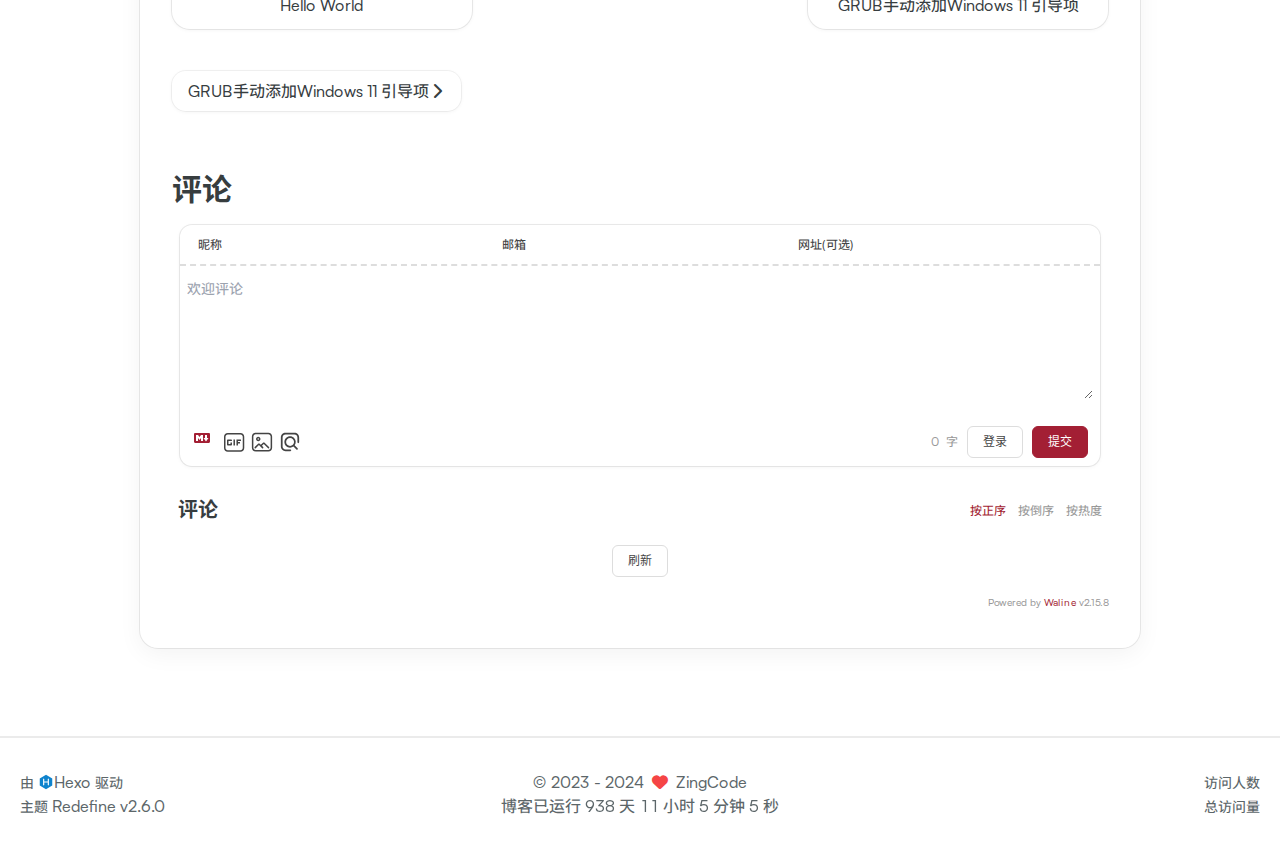
<file: 2023/12/29/Windows内网渗透-信息收集/index.html>
<!DOCTYPE html>
<html lang="zh-CN">
<head>
    <meta charset="utf-8">
    <meta name="viewport" content="width=device-width, initial-scale=1">
    <meta name="keywords" content="Hexo Theme Redefine">
    
    <meta name="author" content="ZingCode">
    <!-- preconnect -->
    <link rel="preconnect" href="https://fonts.googleapis.com">
    <link rel="preconnect" href="https://fonts.gstatic.com" crossorigin>

    
    <!--- Seo Part-->
    
    <link rel="canonical" href="http://example.com/2023/12/29/windows内网渗透-信息收集/"/>
    <meta name="robots" content="index,follow">
    <meta name="googlebot" content="index,follow">
    <meta name="revisit-after" content="1 days">
    
        <meta name="description" content="运行指令 123456789101112131415161718192021222324252627282930shutdown -s                          # 自动关机shutdown -s -t 600                   # 表示600秒后自动关机shutdown -a                          # 取消定时关机shutdo">
<meta property="og:type" content="article">
<meta property="og:title" content="Windows 内网渗透-信息收集">
<meta property="og:url" content="http://example.com/2023/12/29/Windows%E5%86%85%E7%BD%91%E6%B8%97%E9%80%8F-%E4%BF%A1%E6%81%AF%E6%94%B6%E9%9B%86/index.html">
<meta property="og:site_name" content="ZingCode">
<meta property="og:description" content="运行指令 123456789101112131415161718192021222324252627282930shutdown -s                          # 自动关机shutdown -s -t 600                   # 表示600秒后自动关机shutdown -a                          # 取消定时关机shutdo">
<meta property="og:locale" content="zh_CN">
<meta property="article:published_time" content="2023-12-28T17:25:28.768Z">
<meta property="article:modified_time" content="2023-12-28T17:25:28.768Z">
<meta property="article:author" content="ZingCode">
<meta name="twitter:card" content="summary">
    
    
        <!-- Google tag (gtag.js) -->
        <script src="https://www.googletagmanager.com/gtag/js?id=G-086ZZPGF23"></script>
        <script>
        window.dataLayer = window.dataLayer || [];
        function gtag(){dataLayer.push(arguments);}
        gtag('js', new Date());

        gtag('config', 'G-086ZZPGF23');
        </script>
    
    <!--- Icon Part-->
    <link rel="icon" type="image/png" href="/images/redefine-favicon.svg" sizes="192x192">
    <link rel="apple-touch-icon" sizes="180x180" href="/images/redefine-favicon.svg">
    <meta name="theme-color" content="#A31F34">
    <link rel="shortcut icon" href="/images/redefine-favicon.svg">
    <!--- Page Info-->
    
    <title>
        
            Windows 内网渗透-信息收集 -
        
        ZingCode
    </title>

    
<link rel="stylesheet" href="/fonts/Chillax/chillax.css">


    
        <style>
    :root {
        --preloader-background-color: #fff;
        --preloader-text-color: #000;
    }

    @media (prefers-color-scheme: dark) {
        :root {
            --preloader-background-color: #202124;
            --preloader-text-color: #fff;
        }
    }

    @media (prefers-color-scheme: light) {
        :root {
            --preloader-background-color: #fff;
            --preloader-text-color: #000;
        }
    }

    @media (max-width: 600px) {
        .ml13 {
            font-size: 2.6rem !important; /* Adjust this value as needed */
        }
    }

    .preloader {
        display: flex;
        flex-direction: column;
        gap: 1rem; /* Tailwind 'gap-4' is 1rem */
        align-items: center;
        justify-content: center;
        position: fixed;
        padding: 12px;
        top: 0;
        right: 0;
        bottom: 0;
        left: 0;
        width: 100vw;
        height: 100vh; /* 'h-screen' is 100% of the viewport height */
        background-color: var(--preloader-background-color);
        z-index: 1100; /* 'z-[1100]' sets the z-index */
        transition: opacity 0.2s ease-in-out;
    }

    .ml13 {
        font-size: 3.2rem;
        /* text-transform: uppercase; */
        color: var(--preloader-text-color);
        letter-spacing: -1px;
        font-weight: 500;
        font-family: 'Chillax-Variable', sans-serif;
        text-align: center;
    }

    .ml13 .word {
        display: inline-flex;
        flex-wrap: wrap;
        white-space: nowrap;
    }

    .ml13 .letter {
        display: inline-block;
        line-height: 1em;
    }
</style>

<div class="preloader">
    
<script src="/js/libs/anime.min.js"></script>

    <h1 class="ml13">
        ZingCode
    </h1>
    <script>
        var textWrapper = document.querySelector('.ml13');
        // Split text into words
        var words = textWrapper.textContent.trim().split(' ');

        // Clear the existing content
        textWrapper.innerHTML = '';

        // Wrap each word and its letters in spans
        words.forEach(function(word) {
            var wordSpan = document.createElement('span');
            wordSpan.classList.add('word');
            wordSpan.innerHTML = word.replace(/\S/g, "<span class='letter'>$&</span>");
            textWrapper.appendChild(wordSpan);
            textWrapper.appendChild(document.createTextNode(' ')); // Add space between words
        });


        anime.timeline({loop: true})
            .add({
                targets: '.ml13 .letter',
                translateY: [100,0],
                translateZ: 0,
                opacity: [0,1],
                easing: "easeOutExpo",
                duration: 1400,
                delay: (el, i) => 300 + 30 * i
            }).add({
            targets: '.ml13 .letter',
            translateY: [0,-100],
            opacity: [1,0],
            easing: "easeInExpo",
            duration: 1200,
            delay: (el, i) => 100 + 30 * i
        });

        let themeStatus = JSON.parse(localStorage.getItem('REDEFINE-THEME-STATUS'))?.isDark;

        // If the theme status is not found in local storage, check the preferred color scheme
        if (themeStatus === undefined || themeStatus === null) {
            if (window.matchMedia && window.matchMedia('(prefers-color-scheme: dark)').matches) {
                themeStatus = 'dark';
            } else {
                themeStatus = 'light';
            }
        }

        // Now you can use the themeStatus variable in your code
        if (themeStatus) {
            document.documentElement.style.setProperty('--preloader-background-color', '#202124');
            document.documentElement.style.setProperty('--preloader-text-color', '#fff');
        } else {
            document.documentElement.style.setProperty('--preloader-background-color', '#fff');
            document.documentElement.style.setProperty('--preloader-text-color', '#000');
        }

        window.addEventListener('load', function () {
            hidePreloaderAfterTimeout(1000); // Hide after 1000 milliseconds once the window has loaded
        });

        // Backup failsafe: Hide preloader after a maximum of 5000 milliseconds, regardless of the window load event
        hidePreloaderAfterTimeout(5000);

        function hidePreloaderAfterTimeout(delay) {
            setTimeout(function () {
                var preloader = document.querySelector('.preloader');
                preloader.style.opacity = '0';
                setTimeout(function () {
                    preloader.style.display = 'none';
                }, 200);
            }, delay);
        }
    </script>
</div>
    

    
<link rel="stylesheet" href="/css/style.css">


    
        
<link rel="stylesheet" href="/assets/build/styles.css">

    

    
<link rel="stylesheet" href="/fonts/fonts.css">

    
<link rel="stylesheet" href="/fonts/Satoshi/satoshi.css">

    <!--- Font Part-->
    
    
    
        <link href="https://fonts.googleapis.com/css2?family=Noto+Sans+SC:wght@400;500;700&display=swap" rel="stylesheet">
    
    
        <link href="https://fonts.googleapis.com/css2?family=Farsan&display=swap" rel="stylesheet">
    

    <!--- Inject Part-->
    
        
            
                
                    <
                
    
            
                
                    s
                
    
            
                
                    c
                
    
            
                
                    r
                
    
            
                
                    i
                
    
            
                
                    p
                
    
            
                
                    t
                
    
            
                
                     
                
    
            
                
                    s
                
    
            
                
                    r
                
    
            
                
                    c
                
    
            
                
                    =
                
    
            
                
                    "
                
    
            
                
                    h
                
    
            
                
                    t
                
    
            
                
                    t
                
    
            
                
                    p
                
    
            
                
                    s
                
    
            
                
                    :
                
    
            
                
                    /
                
    
            
                
                    /
                
    
            
                
                    a
                
    
            
                
                    p
                
    
            
                
                    i
                
    
            
                
                    .
                
    
            
                
                    v
                
    
            
                
                    v
                
    
            
                
                    h
                
    
            
                
                    a
                
    
            
                
                    n
                
    
            
                
                    .
                
    
            
                
                    c
                
    
            
                
                    o
                
    
            
                
                    m
                
    
            
                
                    /
                
    
            
                
                    a
                
    
            
                
                    p
                
    
            
                
                    i
                
    
            
                
                    /
                
    
            
                
                    d
                
    
            
                
                    e
                
    
            
                
                    n
                
    
            
                
                    g
                
    
            
                
                    l
                
    
            
                
                    o
                
    
            
                
                    n
                
    
            
                
                    g
                
    
            
                
                    2
                
    
            
                
                    "
                
    
            
                
                    >
                
    
            
                
                    <
                
    
            
                
                    /
                
    
            
                
                    s
                
    
            
                
                    c
                
    
            
                
                    r
                
    
            
                
                    i
                
    
            
                
                    p
                
    
            
                
                    t
                
    
            
                
                    >
                
    
            
                
                     
                
    
            
                
                    <
                
    
            
                
                    s
                
    
            
                
                    c
                
    
            
                
                    r
                
    
            
                
                    i
                
    
            
                
                    p
                
    
            
                
                    t
                
    
            
                
                     
                
    
            
                
                    s
                
    
            
                
                    r
                
    
            
                
                    c
                
    
            
                
                    =
                
    
            
                
                    "
                
    
            
                
                    h
                
    
            
                
                    t
                
    
            
                
                    t
                
    
            
                
                    p
                
    
            
                
                    s
                
    
            
                
                    :
                
    
            
                
                    /
                
    
            
                
                    /
                
    
            
                
                    a
                
    
            
                
                    p
                
    
            
                
                    i
                
    
            
                
                    .
                
    
            
                
                    v
                
    
            
                
                    v
                
    
            
                
                    h
                
    
            
                
                    a
                
    
            
                
                    n
                
    
            
                
                    .
                
    
            
                
                    c
                
    
            
                
                    o
                
    
            
                
                    m
                
    
            
                
                    /
                
    
            
                
                    a
                
    
            
                
                    p
                
    
            
                
                    i
                
    
            
                
                    /
                
    
            
                
                    y
                
    
            
                
                    i
                
    
            
                
                    n
                
    
            
                
                    g
                
    
            
                
                    h
                
    
            
                
                    u
                
    
            
                
                    a
                
    
            
                
                    "
                
    
            
                
                    >
                
    
            
                
                    <
                
    
            
                
                    /
                
    
            
                
                    s
                
    
            
                
                    c
                
    
            
                
                    r
                
    
            
                
                    i
                
    
            
                
                    p
                
    
            
                
                    t
                
    
            
                
                    >
                
    
    <script id="hexo-configurations">
    window.config = {"hostname":"example.com","root":"/","language":"zh-CN","path":"search.xml"};
    window.theme = {"articles":{"style":{"font_size":"16px","line_height":1.5,"image_border_radius":"14px","image_alignment":"center","image_caption":false,"link_icon":true,"title_alignment":"left"},"word_count":{"enable":true,"count":true,"min2read":true},"author_label":{"enable":true,"auto":false,"list":[]},"code_block":{"copy":true,"style":"mac","font":{"enable":false,"family":null,"url":null}},"toc":{"enable":true,"max_depth":3,"number":false,"expand":true,"init_open":true},"copyright":{"enable":true,"default":"cc_by_nc_sa"},"lazyload":true,"recommendation":{"enable":true,"title":"推荐文章","limit":3,"mobile_limit":2,"placeholder":"/images/wallhaven-wqery6-light.webp","skip_dirs":[]}},"colors":{"primary":"#A31F34","secondary":null},"global":{"fonts":{"chinese":{"enable":true,"family":"Noto Sans SC","url":"https://fonts.googleapis.com/css2?family=Noto+Sans+SC:wght@400;500;700&display=swap"},"english":{"enable":true,"family":"global.english.family","url":"https://fonts.googleapis.com/css2?family=Farsan&display=swap"}},"content_max_width":"1000px","sidebar_width":"210px","hover":{"shadow":true,"scale":false},"scroll_progress":{"bar":false,"percentage":true},"website_counter":{"url":"https://busuanzi.ibruce.info/busuanzi/2.3/busuanzi.pure.mini.js","enable":true,"site_pv":true,"site_uv":true,"post_pv":true},"single_page":true,"preloader":true,"open_graph":true,"google_analytics":{"enable":true,"id":"G-086ZZPGF23"}},"home_banner":{"enable":true,"style":"fixed","image":{"light":"/images/wallhaven-wqery6-light.webp","dark":"/images/wallhaven-wqery6-dark.webp"},"title":"ZingCode","subtitle":{"text":["Welcome To My Blog !!!"],"hitokoto":{"enable":true,"api":"https://v1.hitokoto.cn"},"typing_speed":100,"backing_speed":80,"starting_delay":500,"backing_delay":1500,"loop":true,"smart_backspace":true},"text_color":{"light":"#fff","dark":"#d1d1b6"},"text_style":{"title_size":"2.8rem","subtitle_size":"1.5rem","line_height":1.2},"custom_font":{"enable":false,"family":null,"url":null},"social_links":{"enable":true,"links":{"github":"https://github.com/KingCode-01","instagram":null,"zhihu":null,"twitter":null,"email":"rhkflzx3qc@gmail.com"},"qrs":{"weixin":null}}},"plugins":{"feed":{"enable":false},"aplayer":{"enable":false,"type":"fixed","audios":[{"name":null,"artist":null,"url":null,"cover":null}]},"mermaid":{"enable":false,"version":"9.3.0"}},"version":"2.6.0","navbar":{"auto_hide":false,"color":{"left":"#f78736","right":"#367df7","transparency":35},"links":{"Home":{"path":"/","icon":"fa-regular fa-house"}},"search":{"enable":true,"preload":true},"tags":{"Tags":{"icon":"fa-solid fa-tags","path":"/tags/"}},"categories":{"Categories":{"icon":"fa-solid fa-folder","path":"/categories/"}}},"page_templates":{"friends_column":2,"tags_style":"blur"},"home":{"sidebar":{"enable":true,"position":"left","first_item":"menu","announcement":"学而不思则罔，思而不学则殆，学无止境！","links":{"Archives":{"path":"/archives","icon":"fa-regular fa-archive"},"Tags":{"path":"/tags","icon":"fa-regular fa-tags"},"Categories":{"path":"/categories","icon":"fa-regular fa-folder"}}},"article_date_format":"auto","categories":{"enable":true,"limit":3},"tags":{"enable":true,"limit":3}},"footerStart":"2023/12/28 22:22:22"};
    window.lang_ago = {"second":"%s 秒前","minute":"%s 分钟前","hour":"%s 小时前","day":"%s 天前","week":"%s 周前","month":"%s 个月前","year":"%s 年前"};
    window.data = {"masonry":false};
  </script>
    
    <!--- Fontawesome Part-->
    
<link rel="stylesheet" href="/fontawesome/fontawesome.min.css">

    
<link rel="stylesheet" href="/fontawesome/brands.min.css">

    
<link rel="stylesheet" href="/fontawesome/solid.min.css">

    
<link rel="stylesheet" href="/fontawesome/regular.min.css">

    
        
<link rel="stylesheet" href="/fontawesome/thin.min.css">

    
    
        
<link rel="stylesheet" href="/fontawesome/light.min.css">

    
    
        
<link rel="stylesheet" href="/fontawesome/duotone.min.css">

    
    
        
<link rel="stylesheet" href="/fontawesome/sharp-solid.min.css">

    
<meta name="generator" content="Hexo 7.0.0"></head>


<body>
<div class="progress-bar-container">
    

    
        <span class="pjax-progress-bar"></span>
<!--        <span class="swup-progress-icon">-->
<!--            <i class="fa-solid fa-circle-notch fa-spin"></i>-->
<!--        </span>-->
    
</div>


<main class="page-container" id="swup">

    

    <div class="main-content-container">


        <div class="main-content-header">
            <header class="navbar-container">

    <div class="navbar-content">
        <div class="left">
            
            <a class="logo-title" href="/">
                
                ZingCode
                
            </a>
        </div>

        <div class="right">
            <!-- PC -->
            <div class="desktop">
                <ul class="navbar-list">
                    
                        
                            

                            <li class="navbar-item">
                                <!-- Menu -->
                                <a class=""
                                   href="/"
                                        >
                                    <i class="fa-regular fa-house fa-fw"></i>
                                    首页
                                    
                                </a>

                                <!-- Submenu -->
                                
                            </li>
                    
                    
                        <li class="navbar-item search search-popup-trigger">
                            <i class="fa-solid fa-magnifying-glass"></i>
                        </li>
                    
                </ul>
            </div>
            <!-- Mobile -->
            <div class="mobile">
                
                    <div class="icon-item search search-popup-trigger"><i class="fa-solid fa-magnifying-glass"></i>
                    </div>
                
                <div class="icon-item navbar-bar">
                    <div class="navbar-bar-middle"></div>
                </div>
            </div>
        </div>
    </div>

    <!-- Mobile drawer -->
    <div class="navbar-drawer h-screen w-full absolute top-0 left-0 bg-background-color flex flex-col justify-between">
        <ul class="drawer-navbar-list flex flex-col px-4 justify-center items-start">
            
                
                    

                    <li class="drawer-navbar-item text-base my-1.5 flex flex-col w-full">
                        
                        <a class="py-1.5 px-2 flex flex-row items-center justify-between gap-1 hover:!text-primary active:!text-primary text-2xl font-semibold group border-b border-border-color hover:border-primary w-full "
                           href="/"
                        >
                            <span>
                                首页
                            </span>
                            
                                <i class="fa-regular fa-house fa-sm fa-fw"></i>
                            
                        </a>
                        

                        
                    </li>
            
        </ul>

        <div class="statistics flex justify-around my-2.5">
    <a class="item tag-count-item flex flex-col justify-center items-center w-20" href="/tags">
        <div class="number text-2xl sm:text-xl text-second-text-color font-semibold">0</div>
        <div class="label text-third-text-color text-sm">标签</div>
    </a>
    <a class="item tag-count-item flex flex-col justify-center items-center w-20" href="/categories">
        <div class="number text-2xl sm:text-xl text-second-text-color font-semibold">0</div>
        <div class="label text-third-text-color text-sm">分类</div>
    </a>
    <a class="item tag-count-item flex flex-col justify-center items-center w-20" href="/archives">
        <div class="number text-2xl sm:text-xl text-second-text-color font-semibold">3</div>
        <div class="label text-third-text-color text-sm">文章</div>
    </a>
</div>
    </div>

    <div class="window-mask"></div>

</header>


        </div>

        <div class="main-content-body">

            

            <div class="main-content">

                
                    <div class="post-page-container flex relative justify-between box-border w-full h-full">
    <div class="article-content-container">

        <div class="article-title relative w-full">
            
                <div class="w-full flex items-center pt-6 justify-start">
                    <h1 class="article-title-regular text-second-text-color text-4xl md:text-6xl font-bold px-2 sm:px-6 md:px-8 py-3">Windows 内网渗透-信息收集</h1>
                </div>
            
            </div>

        
            <div class="article-header flex flex-row gap-2 items-center px-2 sm:px-6 md:px-8">
                <div class="avatar w-[46px] h-[46px] flex-shrink-0 rounded-medium border border-border-color p-[1px]">
                    <img src="/images/redefine-avatar.svg">
                </div>
                <div class="info flex flex-col justify-between">
                    <div class="author flex items-center">
                        <span class="name text-default-text-color text-lg font-semibold">ZingCode</span>
                        
                            <span class="author-label ml-1.5 text-xs px-2 py-0.5 rounded-small text-third-text-color border border-shadow-color-1">Lv1</span>
                        
                    </div>
                    <div class="meta-info">
                        <div class="article-meta-info">
    <span class="article-date article-meta-item">
        <i class="fa-regular fa-pen-fancy"></i>&nbsp;
        <span class="desktop">2023-12-29 01:25:28</span>
        <span class="mobile">2023-12-29 01:25:28</span>
        <span class="hover-info">创建</span>
    </span>
    
        <span class="article-date article-meta-item">
            <i class="fa-regular fa-wrench"></i>&nbsp;
            <span class="desktop">2023-12-29 01:25:28</span>
            <span class="mobile">2023-12-29 01:25:28</span>
            <span class="hover-info">更新</span>
        </span>
    

    
    

    
    
        <span class="article-wordcount article-meta-item">
            <i class="fa-regular fa-typewriter"></i>&nbsp;<span>1.7k 字</span>
        </span>
    
    
        <span class="article-min2read article-meta-item">
            <i class="fa-regular fa-clock"></i>&nbsp;<span>6 分钟</span>
        </span>
    
    
        <span class="article-pv article-meta-item">
            <i class="fa-regular fa-eye"></i>&nbsp;<span id="busuanzi_value_page_pv"></span>
        </span>
    
</div>

                    </div>
                </div>
            </div>
        

        


        <div class="article-content markdown-body px-2 sm:px-6 md:px-8 pb-8">
            <p>运行指令</p>
<div class="highlight-container" data-rel="Plaintext"><figure class="iseeu highlight plaintext"><table><tr><td class="gutter"><pre><span class="line">1</span><br><span class="line">2</span><br><span class="line">3</span><br><span class="line">4</span><br><span class="line">5</span><br><span class="line">6</span><br><span class="line">7</span><br><span class="line">8</span><br><span class="line">9</span><br><span class="line">10</span><br><span class="line">11</span><br><span class="line">12</span><br><span class="line">13</span><br><span class="line">14</span><br><span class="line">15</span><br><span class="line">16</span><br><span class="line">17</span><br><span class="line">18</span><br><span class="line">19</span><br><span class="line">20</span><br><span class="line">21</span><br><span class="line">22</span><br><span class="line">23</span><br><span class="line">24</span><br><span class="line">25</span><br><span class="line">26</span><br><span class="line">27</span><br><span class="line">28</span><br><span class="line">29</span><br><span class="line">30</span><br></pre></td><td class="code"><pre><span class="line">shutdown -s                          # 自动关机</span><br><span class="line">shutdown -s -t 600                   # 表示600秒后自动关机</span><br><span class="line">shutdown -a                          # 取消定时关机</span><br><span class="line">shutdown -r -t 600                   # 表示600秒后自动重启</span><br><span class="line">rundll32 user32.dll,LockWorkStation  # 表示锁定计算机</span><br><span class="line">calc                                 # 计算器</span><br><span class="line">appwiz.cpl                           # 程序和功能，卸载</span><br><span class="line">cleanmgr                             # 磁盘清理工具</span><br><span class="line">compmgmt.msc                         # 计算机管理</span><br><span class="line">control                              # 控制面版</span><br><span class="line">desk.cpl                             # 屏幕分辨率设置</span><br><span class="line">explorer                             # 资源管理器</span><br><span class="line">firewall.cpl                         # Windows防火墙设置</span><br><span class="line">inetcpl.cpl                          # Internet属性</span><br><span class="line">intl.cpl                             # 设置区域和时间格式</span><br><span class="line">msinfo32                             # 查看系统详细信息</span><br><span class="line">mspaint                              # 画图</span><br><span class="line">notepad                              # 记事本</span><br><span class="line">osk                                  # 屏幕键盘</span><br><span class="line">perfmon                              # 计算机性能监测器</span><br><span class="line">powercfg.cpl                         # 电源管理选项</span><br><span class="line">rasphone                             # 网络连接</span><br><span class="line">regedt32/regedit.exe                 # 注册表编辑器</span><br><span class="line">services.msc                         # 本地服务</span><br><span class="line">slui                                 # 系统激活信息</span><br><span class="line">snippingtool                         # 截图工具，支持无规则截图</span><br><span class="line">sysdm.cpl                            # 系统属性</span><br><span class="line">timedate.cpl                         # 日期和时间设置</span><br><span class="line">winver                               # 关于Windows</span><br><span class="line">taskmgr                              # 任务管理器</span><br></pre></td></tr></table></figure></div>

<p>CMD DOS命令</p>
<div class="highlight-container" data-rel="Plaintext"><figure class="iseeu highlight plaintext"><table><tr><td class="gutter"><pre><span class="line">1</span><br><span class="line">2</span><br><span class="line">3</span><br><span class="line">4</span><br><span class="line">5</span><br><span class="line">6</span><br><span class="line">7</span><br><span class="line">8</span><br><span class="line">9</span><br><span class="line">10</span><br><span class="line">11</span><br><span class="line">12</span><br><span class="line">13</span><br><span class="line">14</span><br><span class="line">15</span><br><span class="line">16</span><br><span class="line">17</span><br><span class="line">18</span><br><span class="line">19</span><br><span class="line">20</span><br><span class="line">21</span><br><span class="line">22</span><br><span class="line">23</span><br><span class="line">24</span><br><span class="line">25</span><br><span class="line">26</span><br><span class="line">27</span><br><span class="line">28</span><br><span class="line">29</span><br><span class="line">30</span><br><span class="line">31</span><br><span class="line">32</span><br><span class="line">33</span><br><span class="line">34</span><br><span class="line">35</span><br><span class="line">36</span><br><span class="line">37</span><br><span class="line">38</span><br><span class="line">39</span><br><span class="line">40</span><br><span class="line">41</span><br><span class="line">42</span><br><span class="line">43</span><br><span class="line">44</span><br><span class="line">45</span><br><span class="line">46</span><br><span class="line">47</span><br><span class="line">48</span><br><span class="line">49</span><br><span class="line">50</span><br><span class="line">51</span><br><span class="line">52</span><br><span class="line">53</span><br><span class="line">54</span><br><span class="line">55</span><br><span class="line">56</span><br></pre></td><td class="code"><pre><span class="line">net user &lt;username&gt; &lt;password&gt; /add    # 创建用户</span><br><span class="line">net user &lt;username&gt;$ &lt;password&gt; /add   # 创建隐藏用户</span><br><span class="line">net localgroup administrators      # 可以看到隐藏的用户</span><br><span class="line">net user guest /active:yes         # 激活guest用户</span><br><span class="line">net user</span><br><span class="line">net localgroup administrators &lt;username&gt; /add  # 将用户添加到管理员组使其具有管理员权限</span><br><span class="line">net user &lt;username&gt; &lt;password&gt;                   # 改username 密码</span><br><span class="line">net &lt;password&gt;</span><br><span class="line">net share             # 查看当前网络共享信息</span><br><span class="line">net share ipc$        # 开启ipc$共享</span><br><span class="line">net share ipc$ /del   # 删除ipc$共享</span><br><span class="line">net share c$ /del     # 删除C:共享</span><br><span class="line">net session           # 查看当前会话列表</span><br><span class="line">net use k:\\ip\c$     # 磁盘映射 (SMB)协议445端口 连接目标机共享盘符到本地k盘</span><br><span class="line"></span><br><span class="line">netstat -ano # 查看端口</span><br><span class="line">tasklist -v # 查看进程</span><br><span class="line">tasklist /SVC</span><br><span class="line"></span><br><span class="line">taskkill /im name.exe /f  # 结束进程 但进程工作在应用层 无法结束工作在驱动层的服务 有驱动层保护</span><br><span class="line">tracert     # 路由追踪</span><br><span class="line">echo &quot;&quot;</span><br><span class="line">whoami /user</span><br><span class="line">whoami /priv</span><br><span class="line"></span><br><span class="line">msg administrator &quot;hello&quot; # 给administrator发送信息</span><br><span class="line">query user                # 查看当前连接的会话</span><br><span class="line"></span><br><span class="line">route print # 查看主机路由信息</span><br><span class="line">arp -a</span><br><span class="line">ping</span><br><span class="line">cd</span><br><span class="line">dir</span><br><span class="line">cls</span><br><span class="line">/?</span><br><span class="line">ipconfig /all</span><br><span class="line">ipconfig /release</span><br><span class="line">ipconfig /renew</span><br><span class="line">copy</span><br><span class="line">move</span><br><span class="line">del</span><br><span class="line">find</span><br><span class="line">chkdsk /F D:    # 检查磁盘D并显示状态报告;加参数/f并修复磁盘上的错误</span><br><span class="line">color</span><br><span class="line">ver   # 版本信息</span><br><span class="line">format D:/FS:NTFS   # 盘符/FS:类型格式化磁盘</span><br><span class="line">md</span><br><span class="line">ren # 重命名文件名</span><br><span class="line">tree</span><br><span class="line">type</span><br><span class="line">more</span><br><span class="line">mem  # 查看CPU使用情况</span><br><span class="line">dir</span><br><span class="line">date /t</span><br><span class="line">set</span><br><span class="line"></span><br></pre></td></tr></table></figure></div>

<p>wmic是扩展WMI（Windows Management Instrumentation Windows管理规范）提供了从命令行和批处理命令脚本执行系统管理的支持 命令管理接口</p>
<div class="highlight-container" data-rel="Plaintext"><figure class="iseeu highlight plaintext"><table><tr><td class="gutter"><pre><span class="line">1</span><br><span class="line">2</span><br><span class="line">3</span><br><span class="line">4</span><br><span class="line">5</span><br><span class="line">6</span><br><span class="line">7</span><br><span class="line">8</span><br><span class="line">9</span><br><span class="line">10</span><br><span class="line">11</span><br><span class="line">12</span><br><span class="line">13</span><br><span class="line">14</span><br></pre></td><td class="code"><pre><span class="line"># 通过WMIC查询主机进程信息，并过滤出进程的路径、名称和PID</span><br><span class="line">wmic process get Name, ProcessId,ExecutablePath</span><br><span class="line"># 查看指定进程的路径信息</span><br><span class="line">wmic process where Name=&quot;dwm.exe&quot; get ExecutablePath</span><br><span class="line"># 查看当前所有服务的信息，并过滤出服务的名称、路径、创建时间、运行状态信息</span><br><span class="line">wmic service get Caption, Name,PathName,StartName,State</span><br><span class="line"># 查看指定服务的信息，并过滤出服务名称、路径、运行状态</span><br><span class="line">wmic service where Name=&quot;backdoor&quot; get Caption,PathName,state</span><br><span class="line"># 查看自启程序信息并过滤出程序名称、执行命令、程序路径、所属用户</span><br><span class="line">wmic startup get Caption,Command,Location,User</span><br><span class="line"># 查看系统补丁安装信息列表、并过滤出补丁链接、名称、描述、补丁编号以及安装时间</span><br><span class="line">wmic qfe get Caption,CSName,Description,HotFixID,InstalledOn</span><br><span class="line"># 查看应用安装信息</span><br><span class="line">wmic product get Caption,Version</span><br></pre></td></tr></table></figure></div>

<p>查看计划任务信息</p>
<div class="highlight-container" data-rel="Plaintext"><figure class="iseeu highlight plaintext"><table><tr><td class="gutter"><pre><span class="line">1</span><br></pre></td><td class="code"><pre><span class="line">schtasks /query /v /fo list</span><br></pre></td></tr></table></figure></div>

<p>powershell</p>
<div class="highlight-container" data-rel="Plaintext"><figure class="iseeu highlight plaintext"><table><tr><td class="gutter"><pre><span class="line">1</span><br></pre></td><td class="code"><pre><span class="line">powershell -exec bypass .\a.ps1  # 绕过powershell 无法运行脚本报错的情况 在cmd中运行此脚本</span><br></pre></td></tr></table></figure></div>

<p>域内基础信息收集</p>
<div class="highlight-container" data-rel="Plaintext"><figure class="iseeu highlight plaintext"><table><tr><td class="gutter"><pre><span class="line">1</span><br><span class="line">2</span><br><span class="line">3</span><br><span class="line">4</span><br><span class="line">5</span><br><span class="line">6</span><br><span class="line">7</span><br><span class="line">8</span><br><span class="line">9</span><br><span class="line">10</span><br><span class="line">11</span><br><span class="line">12</span><br><span class="line">13</span><br><span class="line">14</span><br><span class="line">15</span><br><span class="line">16</span><br><span class="line">17</span><br><span class="line">18</span><br><span class="line">19</span><br><span class="line">20</span><br><span class="line">21</span><br><span class="line">22</span><br><span class="line">23</span><br><span class="line">24</span><br><span class="line">25</span><br><span class="line">26</span><br><span class="line">27</span><br><span class="line">28</span><br><span class="line">29</span><br><span class="line">30</span><br><span class="line">31</span><br><span class="line">32</span><br><span class="line">33</span><br></pre></td><td class="code"><pre><span class="line"># 查看当前工作站的信息，包括当前计算机名、用户名、系统版本、工作站、登录的域等信息</span><br><span class="line">net config workstation</span><br><span class="line"># 查看所有的域用户</span><br><span class="line">net user /domain</span><br><span class="line"># 查看指定域用户的详细信息</span><br><span class="line">net user &lt;username&gt; /domain</span><br><span class="line"># 获取所有用户的SID、所属域和用户描述信息</span><br><span class="line">wmic useraccount get Caption,Domain,Description</span><br><span class="line"># 查看域用户组信息</span><br><span class="line">net group /domain</span><br><span class="line"># 查询域管理员组，可以得到所有的域管理员用户</span><br><span class="line">net group &quot;Domain Admins&quot; /domain</span><br><span class="line"># 查询域成员主机组，可以得到域内所有的客户端主机</span><br><span class="line">net group &quot;Domain Computers&quot; /domain</span><br><span class="line"># 查询域用户组</span><br><span class="line">net group &quot;Domain Users&quot; /domain</span><br><span class="line"># 查询企业系统管理员组</span><br><span class="line">net group &quot;Enterprise Admins&quot; /domain</span><br><span class="line"></span><br><span class="line"># 查看域内密码策略</span><br><span class="line">net accounts /domain</span><br><span class="line"># 查看域控制器列表</span><br><span class="line">net group &quot;Domain Controllers&quot; /domain</span><br><span class="line"># nltest 命令查询指定域内的域控制器主机列表</span><br><span class="line">nltest /DCLIST:hack-my.com    # &quot;hack-my.com&quot;为域名</span><br><span class="line"># 查看主域控制器</span><br><span class="line">net time /domain</span><br><span class="line"># 查看域信任关系</span><br><span class="line">nltest /domain_trusts</span><br><span class="line"></span><br><span class="line"># 基于ICMP发现存活主机</span><br><span class="line">for /L %I in (1,1,254) DO @ping -w 1 -n 1 192.168.1.%I | findstr &quot;TTL=&quot;</span><br><span class="line"></span><br></pre></td></tr></table></figure></div>

<table>
<thead>
<tr>
<th>域组名称</th>
<th>说明</th>
</tr>
</thead>
<tbody><tr>
<td>Domain Admins</td>
<td>域管理员组，包括所有的域管理员用户</td>
</tr>
<tr>
<td>Domain Computers</td>
<td>域成员主机组，包括加入域的所有工作站和服务器</td>
</tr>
<tr>
<td>Domain Controllers</td>
<td>域控制器组，包括域中的所有域控制器</td>
</tr>
<tr>
<td>Domain Guests</td>
<td>域来宾组，包括域中所有的来宾用户</td>
</tr>
<tr>
<td>Domain Users</td>
<td>域用户组，包括所有域用户</td>
</tr>
<tr>
<td>Enterprise Admins</td>
<td>企业系统管理员组，适用于域林范围</td>
</tr>
</tbody></table>
<p>注册表结构</p>
<p>注册表包括以下5个根键</p>
<p>1.HKEY_CLASSES_ROOT</p>
<p>说明：该根键包括启动应用程序所需的全部信息，包括扩展名，应用程序与文档之间的关系，驱动程序名，DDE和OLE信息，类ID</p>
<p>编号和应用程序与文档的图标等。</p>
<p>2.HKEY_CURRENT_USER</p>
<p>说明：该根键包括当前登录用户的配置信息，包括环境变量，个人程序以及桌面设置等</p>
<p>3.HKEY_LOCAL_MACHINE</p>
<p>说明：该根键包括本地计算机的系统信息，包括硬件和操作系统信息，安全数据和计算机专用的各类软件设置信息</p>
<p>4.HKEY_USERS</p>
<p>说明：该根键包括计算机的所有用户使用的配置数据，这些数据只有在用户登录系统时才能访问。这些信息告诉系统当前用户使</p>
<p>用的图标，激活的程序组，开始菜单的内容以及颜色，字体</p>
<p>5.HKEY_CURRENT_CONFIG</p>
<p>说明：该根键包括当前硬件的配置信息，其中的信息是从HKEY_LOCAL_MACHINE中映射出来的。</p>
<div class="highlight-container" data-rel="Plaintext"><figure class="iseeu highlight plaintext"><table><tr><td class="gutter"><pre><span class="line">1</span><br><span class="line">2</span><br><span class="line">3</span><br><span class="line">4</span><br><span class="line">5</span><br><span class="line">6</span><br></pre></td><td class="code"><pre><span class="line"># 注册表用户账号权限目录 可用于克隆账号和权限</span><br><span class="line">HKEY_LOCAL_MACHINE\SAM\SAM\Domains\Account\Users\Names</span><br><span class="line"># 注册表开机启动项目录 注入木马常用目录</span><br><span class="line">HKEY_LOCAL_MACHINE\SOFTWART\Microsoft\Windows\CurrentVersion\Run</span><br><span class="line"># 注入木马后 会隐藏到当前目录下</span><br><span class="line">HKEY_LOCAL_MACHINE\SOFTWART\Wow6432Node\Microsoft\Windows\CurrentVersion\Run</span><br></pre></td></tr></table></figure></div>

<p>windows 敏感目录</p>
<div class="highlight-container" data-rel="Plaintext"><figure class="iseeu highlight plaintext"><table><tr><td class="gutter"><pre><span class="line">1</span><br><span class="line">2</span><br><span class="line">3</span><br><span class="line">4</span><br></pre></td><td class="code"><pre><span class="line">\Windows\System32</span><br><span class="line">C:\Windows\System32\drivers\etc\hosts</span><br><span class="line"># SAM 记录着系统的账号和密码</span><br><span class="line">C:\Windows\System32\config\SAM</span><br></pre></td></tr></table></figure></div>

<p>禁用一些拦截操作的软件服务</p>
<div class="highlight-container" data-rel="Plaintext"><figure class="iseeu highlight plaintext"><table><tr><td class="gutter"><pre><span class="line">1</span><br><span class="line">2</span><br></pre></td><td class="code"><pre><span class="line">sc config &quot;service_name service_name2 ...&quot; start=disable</span><br><span class="line">reboot  # 重启系统后服务将不会自启</span><br></pre></td></tr></table></figure></div>

        </div>

        
            <div class="post-copyright-info w-full my-8 px-2 sm:px-6 md:px-8">
                <div class="article-copyright-info-container">
    <ul>
        <li><strong>标题:</strong> Windows 内网渗透-信息收集</li>
        <li><strong>作者:</strong> ZingCode</li>
        <li><strong>创建于
                :</strong> 2023-12-29 01:25:28</li>
        
            <li>
                <strong>更新于
                    :</strong> 2023-12-29 01:25:28
            </li>
        
        <li>
            <strong>链接:</strong> https://kingcode-01.github.io/2023/12/29/Windows内网渗透-信息收集/
        </li>
        <li>
            <strong>
                版权声明:
            </strong>
            

            
                本文章采用 <a class="license" target="_blank" rel="noopener" href="https://creativecommons.org/licenses/by-nc-sa/4.0">CC BY-NC-SA 4.0</a> 进行许可。
            
        </li>
    </ul>
</div>

            </div>
        

        

        
  <div class="recommended-article px-2 sm:px-6 md:px-8">
   <div class="recommended-desktop">
    <div class="recommended-article-header text-xl md:text-3xl font-bold mt-10">
     <i aria-hidden="true"></i><span>推荐文章</span>
    </div>
    <div class="recommended-article-group"><a class="recommended-article-item" href="/2023/12/26/hello-world/" title="Hello World" rel="bookmark">
  <img src="/images/wallhaven-wqery6-light.webp" alt="Hello World" class="!max-w-none">
  <span class="title">Hello World</span>
</a><a class="recommended-article-item" href="/2023/12/29/GRUB手动添加Windows11引导项/" title="GRUB手动添加Windows 11 引导项" rel="bookmark">
  <img src="/images/wallhaven-wqery6-light.webp" alt="GRUB手动添加Windows 11 引导项" class="!max-w-none">
  <span class="title">GRUB手动添加Windows 11 引导项</span>
</a></div>
   </div>
   <div class="recommended-mobile">
   <div class="recommended-article-header text-xl md:text-3xl font-bold mt-10">
     <i aria-hidden="true"></i><span>推荐文章</span>
   </div>
   <div class="recommended-article-group"><a class="recommended-article-item" href="/2023/12/26/hello-world/" title="Hello World" rel="bookmark">
  <img src="/images/wallhaven-wqery6-light.webp" alt="Hello World" class="!max-w-none">
  <span class="title">Hello World</span>
</a><a class="recommended-article-item" href="/2023/12/29/GRUB手动添加Windows11引导项/" title="GRUB手动添加Windows 11 引导项" rel="bookmark">
  <img src="/images/wallhaven-wqery6-light.webp" alt="GRUB手动添加Windows 11 引导项" class="!max-w-none">
  <span class="title">GRUB手动添加Windows 11 引导项</span>
</a></div>
   </div>
  </div>

        
            <div class="article-nav my-8 flex justify-between items-center px-2 sm:px-6 md:px-8">
                
                
                    <div class="article-next border-border-color shadow-redefine-flat shadow-shadow-color-2 rounded-medium px-4 py-2 hover:shadow-redefine-flat-hover hover:shadow-shadow-color-2">
                        <a class="next"
                        rel="next"
                        href="/2023/12/29/GRUB%E6%89%8B%E5%8A%A8%E6%B7%BB%E5%8A%A0Windows11%E5%BC%95%E5%AF%BC%E9%A1%B9/"
                        >
                            <span class="title flex justify-center items-center">
                                <span class="post-nav-title-item">GRUB手动添加Windows 11 引导项</span>
                                <span class="post-nav-item">下一篇</span>
                            </span>
                            <span class="right arrow-icon flex justify-center items-center">
                                <i class="fa-solid fa-chevron-right"></i>
                            </span>
                        </a>
                    </div>
                
            </div>
        


        
            <div class="comment-container px-2 sm:px-6 md:px-8 pb-8">
                <div class="comments-container mt-10 w-full ">
    <div id="comment-anchor" class="w-full h-2.5"></div>
    <div class="comment-area-title w-full my-1.5 md:my-2.5 text-xl md:text-3xl font-bold">
        评论
    </div>
    

        
            
    <div id="waline"></div>
    <script type="module" data-swup-reload-script>
      import { init } from '/js/libs/waline.mjs';

      function loadWaline() {
        init({
          el: '#waline',
          serverURL: 'https://www.kingcode.icu/',
          lang: 'zh-CN',
          dark: 'body[class~="dark-mode"]',
          requiredMeta: ['nick', 'mail'],
          emoji: [],
          recaptchaV3Key: "wasd",
          
        });
      }

      if (typeof swup !== 'undefined') {
        loadWaline();
      } else {
        window.addEventListener('DOMContentLoaded', loadWaline);
      }
    </script>



        
    
</div>

            </div>
        
    </div>

    
        <div class="toc-content-container">
            <div class="post-toc-wrap">
    <div class="post-toc">
        <div class="toc-title">此页目录</div>
        <div class="page-title">Windows 内网渗透-信息收集</div>
        

    </div>
</div>
        </div>
    
</div>



                

            </div>

            

        </div>

        <div class="main-content-footer">
            <footer class="footer mt-5 py-5 h-auto text-base text-third-text-color relative border-t-2 border-t-border-color">
    <div class="info-container py-3 text-center">
        
        <div class="text-center">
            &copy;
            
              <span>2023</span>
              -
            
            2024&nbsp;&nbsp;<i class="fa-solid fa-heart fa-beat" style="--fa-animation-duration: 0.5s; color: #f54545"></i>&nbsp;&nbsp;<a href="/">ZingCode</a>
        </div>
        
            <script data-swup-reload-script src="https://busuanzi.ibruce.info/busuanzi/2.3/busuanzi.pure.mini.js"></script>
            <div class="relative text-center lg:absolute lg:right-[20px] lg:top-1/2 lg:-translate-y-1/2 lg:text-right">
                
                    <span id="busuanzi_container_site_uv" class="lg:!block">
                        <span class="text-sm">访问人数</span>
                        <span id="busuanzi_value_site_uv"></span>
                    </span>
                
                
                    <span id="busuanzi_container_site_pv" class="lg:!block">
                        <span class="text-sm">总访问量</span>
                        <span id="busuanzi_value_site_pv"></span>
                    </span>
                
            </div>
        
        <div class="relative text-center lg:absolute lg:left-[20px] lg:top-1/2 lg:-translate-y-1/2 lg:text-left">
            <span class="lg:block text-sm">由 <?xml version="1.0" encoding="utf-8"?><!DOCTYPE svg PUBLIC "-//W3C//DTD SVG 1.1//EN" "http://www.w3.org/Graphics/SVG/1.1/DTD/svg11.dtd"><svg class="relative top-[2px] inline-block align-baseline" version="1.1" id="圖層_1" xmlns="http://www.w3.org/2000/svg" xmlns:xlink="http://www.w3.org/1999/xlink" x="0px" y="0px" width="1rem" height="1rem" viewBox="0 0 512 512" enable-background="new 0 0 512 512" xml:space="preserve"><path fill="#0E83CD" d="M256.4,25.8l-200,115.5L56,371.5l199.6,114.7l200-115.5l0.4-230.2L256.4,25.8z M349,354.6l-18.4,10.7l-18.6-11V275H200v79.6l-18.4,10.7l-18.6-11v-197l18.5-10.6l18.5,10.8V237h112v-79.6l18.5-10.6l18.5,10.8V354.6z"/></svg><a target="_blank" class="text-base" href="https://hexo.io">Hexo</a> 驱动</span>
            <span class="text-sm lg:block">主题&nbsp;<a class="text-base" target="_blank" href="https://github.com/EvanNotFound/hexo-theme-redefine">Redefine v2.6.0</a></span>
        </div>
        
        
            <div>
                博客已运行 <span class="odometer" id="runtime_days" ></span> 天 <span class="odometer" id="runtime_hours"></span> 小时 <span class="odometer" id="runtime_minutes"></span> 分钟 <span class="odometer" id="runtime_seconds"></span> 秒
            </div>
        
        
            <script data-swup-reload-script>
                try {
                    function odometer_init() {
                    const elements = document.querySelectorAll('.odometer');
                    elements.forEach(el => {
                        new Odometer({
                            el,
                            format: '( ddd).dd',
                            duration: 200
                        });
                    });
                    }
                    odometer_init();
                } catch (error) {}
            </script>
        
        
            
                
        
                
        
        
    </div>  
</footer>
        </div>
    </div>

    
        <div class="post-tools">
            <div class="post-tools-container">
    <ul class="article-tools-list">
        <!-- TOC aside toggle -->
        
            <li class="right-bottom-tools page-aside-toggle">
                <i class="fa-regular fa-outdent"></i>
            </li>
        

        <!-- go comment -->
        
            <li class="go-comment">
                <i class="fa-regular fa-comments"></i>
            </li>
        
    </ul>
</div>

        </div>
    

    <div class="right-side-tools-container">
        <div class="side-tools-container">
    <ul class="hidden-tools-list">
        <li class="right-bottom-tools tool-font-adjust-plus flex justify-center items-center">
            <i class="fa-regular fa-magnifying-glass-plus"></i>
        </li>

        <li class="right-bottom-tools tool-font-adjust-minus flex justify-center items-center">
            <i class="fa-regular fa-magnifying-glass-minus"></i>
        </li>

        <li class="right-bottom-tools tool-dark-light-toggle flex justify-center items-center">
            <i class="fa-regular fa-moon"></i>
        </li>

        <!-- rss -->
        

        

        <li class="right-bottom-tools tool-scroll-to-bottom flex justify-center items-center">
            <i class="fa-regular fa-arrow-down"></i>
        </li>
    </ul>

    <ul class="visible-tools-list">
        <li class="right-bottom-tools toggle-tools-list flex justify-center items-center">
            <i class="fa-regular fa-cog fa-spin"></i>
        </li>
        
            <li class="right-bottom-tools tool-scroll-to-top flex justify-center items-center">
                <i class="arrow-up fas fa-arrow-up"></i>
                <span class="percent"></span>
            </li>
        
        
    </ul>
</div>

    </div>

    <div class="image-viewer-container">
    <img src="">
</div>


    
        <div class="search-pop-overlay">
    <div class="popup search-popup">
        <div class="search-header">
          <span class="search-input-field-pre">
            <i class="fa-solid fa-keyboard"></i>
          </span>
            <div class="search-input-container">
                <input autocomplete="off"
                       autocorrect="off"
                       autocapitalize="off"
                       placeholder="搜索..."
                       spellcheck="false"
                       type="search"
                       class="search-input"
                >
            </div>
            <span class="popup-btn-close">
                <i class="fa-solid fa-times"></i>
            </span>
        </div>
        <div id="search-result">
            <div id="no-result">
                <i class="fa-solid fa-spinner fa-spin-pulse fa-5x fa-fw"></i>
            </div>
        </div>
    </div>
</div>

    

</main>


    
<script src="/js/libs/Swup.min.js"></script>

<script src="/js/libs/SwupSlideTheme.min.js"></script>

<script src="/js/libs/SwupScriptsPlugin.min.js"></script>

<script src="/js/libs/SwupProgressPlugin.min.js"></script>

<script src="/js/libs/SwupScrollPlugin.min.js"></script>

<script src="/js/libs/SwupPreloadPlugin.min.js"></script>

<script>
    const swup = new Swup({
        plugins: [
            new SwupScriptsPlugin({
                optin: true,
            }),
            new SwupProgressPlugin(),
            new SwupScrollPlugin({
                offset: 80,
            }),
            new SwupSlideTheme({
                mainElement: ".main-content-body",
            }),
            new SwupPreloadPlugin(),
        ],
        containers: ["#swup"],
    });
</script>







<script src="/js/tools/imageViewer.js" type="module"></script>

<script src="/js/utils.js" type="module"></script>

<script src="/js/main.js" type="module"></script>

<script src="/js/layouts/navbarShrink.js" type="module"></script>

<script src="/js/tools/scrollTopBottom.js" type="module"></script>

<script src="/js/tools/lightDarkSwitch.js" type="module"></script>

<script src="/js/layouts/categoryList.js" type="module"></script>



    
<script src="/js/tools/localSearch.js" type="module"></script>




    
<script src="/js/tools/codeBlock.js" type="module"></script>




    
<script src="/js/layouts/lazyload.js" type="module"></script>




    
<script src="/js/tools/runtime.js"></script>

    
<script src="/js/libs/odometer.min.js"></script>

    
<link rel="stylesheet" href="/assets/odometer-theme-minimal.css">




  
<script src="/js/libs/Typed.min.js"></script>

  
<script src="/js/plugins/typed.js" type="module"></script>









<div class="post-scripts" data-swup-reload-script>
    
        
<script src="/js/tools/tocToggle.js" type="module"></script>

<script src="/js/layouts/toc.js" type="module"></script>

<script src="/js/plugins/tabs.js" type="module"></script>

    
</div>


</body>
</html>
</file>
<file: fonts/Chillax/chillax.css>
/**
 * @license
 *
 * Font Family: Chillax
 * Designed by: Manushi Parikh
 * URL: https://www.fontshare.com/fonts/chillax
 * © 2023 Indian Type Foundry
 *
 * Font Style:
 * Chillax Variable(Variable font)
 *
*/


/**
* This is a variable font
* You can controll variable axes as shown below:
* font-variation-settings: 'wght' 700.0;
*
* available axes:

* 'wght' (range from 200.0 to 700.0)

*/

@font-face {
  font-family: 'Chillax-Variable';
  src: url('Chillax-Variable.woff2') format('woff2'),
       url('Chillax-Variable.woff') format('woff'),
       url('Chillax-Variable.ttf') format('truetype');
       font-weight: 200 700;
       font-display: swap;
       font-style: normal;
}
</file>
<file: fonts/fonts.css>
/* noto-sans-sc-regular - chinese-simplified */
@font-face {
  font-family: "Noto Sans SC";
  font-style: normal;
  font-weight: 400;
  font-display: swap;
  src: local("Noto Sans SC"),
    url("./noto-sans-sc-v26-chinese-simplified-regular.woff2")
      format("woff2"),
    /* Chrome 26+, Opera 23+, Firefox 39+ */
      url("./noto-sans-sc-v26-chinese-simplified-regular.woff")
      format("woff"); /* Chrome 6+, Firefox 3.6+, IE 9+, Safari 5.1+ */
}
/* noto-sans-sc-700 - chinese-simplified */
@font-face {
  font-family: "Noto Sans SC";
  font-style: normal;
  font-weight: 700;
  font-display: swap;
  src: local("Noto Sans SC"),
    url("./noto-sans-sc-v26-chinese-simplified-700.woff2") format("woff2"),
    /* Chrome 26+, Opera 23+, Firefox 39+ */
      url("./noto-sans-sc-v26-chinese-simplified-700.woff") format("woff"); /* Chrome 6+, Firefox 3.6+, IE 9+, Safari 5.1+ */
}

/* ubuntu-mono-regular - latin */
@font-face {
  font-display: swap; /* Check https://developer.mozilla.org/en-US/docs/Web/CSS/@font-face/font-display for other options. */
  font-family: "Ubuntu Mono";
  font-style: normal;
  font-weight: 400;
  src: url("./ubuntu-mono-v15-latin-regular.woff2") format("woff2"),
    /* Chrome 36+, Opera 23+, Firefox 39+ */
      url("./ubuntu-mono-v15-latin-regular.woff") format("woff"); /* Chrome 5+, Firefox 3.6+, IE 9+, Safari 5.1+ */
}
</file>
<file: fonts/Satoshi/satoshi.css>
/**
 * @license
 *
 * Font Family: Satoshi
 * Designed by: Deni Anggara
 * URL: https://www.fontshare.comsatoshi
 * © 2023 Indian Type Foundry
 *
 * Font Styles:
 * Satoshi Variable(Variable font)
 * Satoshi Variable Italic(Variable font)
 *
*/


/**
* This is a variable font
* You can controll variable axes as shown below:
* font-variation-settings: 'wght' 900.0;
*
* available axes:

* 'wght' (range from 300.0 to 900.0)

*/

@font-face {
  font-family: 'Satoshi-Variable';
  src: url('Satoshi-Variable.woff2') format('woff2'),
       url('Satoshi-Variable.woff') format('woff'),
       url('Satoshi-Variable.ttf') format('truetype');
       font-weight: 300 900;
       font-display: swap;
       font-style: normal;
}


/**
* This is a variable font
* You can controll variable axes as shown below:
* font-variation-settings: 'wght' 900.0;
*
* available axes:

* 'wght' (range from 300.0 to 900.0)

*/

@font-face {
  font-family: 'Satoshi-VariableItalic';
  src: url('Satoshi-VariableItalic.woff2') format('woff2'),
       url('Satoshi-VariableItalic.woff') format('woff'),
       url('Satoshi-VariableItalic.ttf') format('truetype');
       font-weight: 300 900;
       font-display: swap;
       font-style: italic;
}
</file>
<file: assets/odometer-theme-minimal.css>
.odometer.odometer-auto-theme, .odometer.odometer-theme-minimal {
  display: inline-block;
  vertical-align: middle;
  *vertical-align: auto;
  *zoom: 1;
  *display: inline;
  position: relative;
}
.odometer.odometer-auto-theme .odometer-digit, .odometer.odometer-theme-minimal .odometer-digit {
  display: inline-block;
  vertical-align: middle;
  *vertical-align: auto;
  *zoom: 1;
  *display: inline;
  position: relative;
}
.odometer.odometer-auto-theme .odometer-digit .odometer-digit-spacer, .odometer.odometer-theme-minimal .odometer-digit .odometer-digit-spacer {
  display: inline-block;
  vertical-align: middle;
  *vertical-align: auto;
  *zoom: 1;
  *display: inline;
  visibility: hidden;
}
.odometer.odometer-auto-theme .odometer-digit .odometer-digit-inner, .odometer.odometer-theme-minimal .odometer-digit .odometer-digit-inner {
  text-align: left;
  display: block;
  position: absolute;
  top: 0;
  left: 0;
  right: 0;
  bottom: 0;
  overflow: hidden;
}
.odometer.odometer-auto-theme .odometer-digit .odometer-ribbon, .odometer.odometer-theme-minimal .odometer-digit .odometer-ribbon {
  display: block;
}
.odometer.odometer-auto-theme .odometer-digit .odometer-ribbon-inner, .odometer.odometer-theme-minimal .odometer-digit .odometer-ribbon-inner {
  display: block;
  -webkit-backface-visibility: hidden;
}
.odometer.odometer-auto-theme .odometer-digit .odometer-value, .odometer.odometer-theme-minimal .odometer-digit .odometer-value {
  display: block;
  -webkit-transform: translateZ(0);
}
.odometer.odometer-auto-theme .odometer-digit .odometer-value.odometer-last-value, .odometer.odometer-theme-minimal .odometer-digit .odometer-value.odometer-last-value {
  position: absolute;
}
.odometer.odometer-auto-theme.odometer-animating-up .odometer-ribbon-inner, .odometer.odometer-theme-minimal.odometer-animating-up .odometer-ribbon-inner {
  -webkit-transition: -webkit-transform 2s;
  -moz-transition: -moz-transform 2s;
  -ms-transition: -ms-transform 2s;
  -o-transition: -o-transform 2s;
  transition: transform 2s;
}
.odometer.odometer-auto-theme.odometer-animating-up.odometer-animating .odometer-ribbon-inner, .odometer.odometer-theme-minimal.odometer-animating-up.odometer-animating .odometer-ribbon-inner {
  -webkit-transform: translateY(-100%);
  -moz-transform: translateY(-100%);
  -ms-transform: translateY(-100%);
  -o-transform: translateY(-100%);
  transform: translateY(-100%);
}
.odometer.odometer-auto-theme.odometer-animating-down .odometer-ribbon-inner, .odometer.odometer-theme-minimal.odometer-animating-down .odometer-ribbon-inner {
  -webkit-transform: translateY(-100%);
  -moz-transform: translateY(-100%);
  -ms-transform: translateY(-100%);
  -o-transform: translateY(-100%);
  transform: translateY(-100%);
}
.odometer.odometer-auto-theme.odometer-animating-down.odometer-animating .odometer-ribbon-inner, .odometer.odometer-theme-minimal.odometer-animating-down.odometer-animating .odometer-ribbon-inner {
  -webkit-transition: -webkit-transform 2s;
  -moz-transition: -moz-transform 2s;
  -ms-transition: -ms-transform 2s;
  -o-transition: -o-transform 2s;
  transition: transform 2s;
  -webkit-transform: translateY(0);
  -moz-transform: translateY(0);
  -ms-transform: translateY(0);
  -o-transform: translateY(0);
  transform: translateY(0);
}
</file>
<file: css/style.css>
@tailwind base;
@tailwind components;
@tailwind utilities;
.fade-in-down-animation {
  animation-fill-mode: both;
  animation-duration: 1s;
  animation-name: fade-in-down;
  will-change: transform;
}
.title-hover-animation {
  display: inline-block;
  position: relative;
  border-bottom: none;
  line-height: 1.3;
  vertical-align: top;
  color: var(--second-text-color);
}
.title-hover-animation::before {
  content: '';
  position: absolute;
  width: 100%;
  height: 2px;
  bottom: -4px;
  left: 0;
  background-color: var(--second-text-color);
  visibility: hidden;
  transform: scaleX(0);
  transition-property: color, background, box-shadow, border-color, visibility, transform;
  transition-delay: 0s, 0s, 0s, 0s, 0s, 0s;
  transition-duration: 0.2s, 0.2s, 0.2s, 0.2s, 0.2s, 0.2s;
  transition-timing-function: ease, ease, ease, ease, ease-in-out, ease-in-out;
}
@-moz-keyframes fade-in-down {
  0% {
    opacity: 0;
    transform: translateY(-50px);
  }
  100% {
    opacity: 1;
    transform: translateY(0);
  }
}
@-webkit-keyframes fade-in-down {
  0% {
    opacity: 0;
    transform: translateY(-50px);
  }
  100% {
    opacity: 1;
    transform: translateY(0);
  }
}
@-o-keyframes fade-in-down {
  0% {
    opacity: 0;
    transform: translateY(-50px);
  }
  100% {
    opacity: 1;
    transform: translateY(0);
  }
}
@keyframes fade-in-down {
  0% {
    opacity: 0;
    transform: translateY(-50px);
  }
  100% {
    opacity: 1;
    transform: translateY(0);
  }
}
@-moz-keyframes icon-animate {
  0%, 100% {
    transform: scale(1);
  }
  10%, 30% {
    transform: scale(0.88);
  }
  20%, 40%, 60%, 80% {
    transform: scale(1.08);
  }
  50%, 70% {
    transform: scale(1.08);
  }
}
@-webkit-keyframes icon-animate {
  0%, 100% {
    transform: scale(1);
  }
  10%, 30% {
    transform: scale(0.88);
  }
  20%, 40%, 60%, 80% {
    transform: scale(1.08);
  }
  50%, 70% {
    transform: scale(1.08);
  }
}
@-o-keyframes icon-animate {
  0%, 100% {
    transform: scale(1);
  }
  10%, 30% {
    transform: scale(0.88);
  }
  20%, 40%, 60%, 80% {
    transform: scale(1.08);
  }
  50%, 70% {
    transform: scale(1.08);
  }
}
@keyframes icon-animate {
  0%, 100% {
    transform: scale(1);
  }
  10%, 30% {
    transform: scale(0.88);
  }
  20%, 40%, 60%, 80% {
    transform: scale(1.08);
  }
  50%, 70% {
    transform: scale(1.08);
  }
}
:root {
  --background-color: #fff;
  --background-color-transparent: rgba(255,255,255,0.6);
  --background-color-transparent-15: rgba(255,255,255,0.15);
  --background-color-transparent-40: rgba(255,255,255,0.4);
  --background-color-transparent-80: rgba(255,255,255,0.8);
  --second-background-color: #fafafa;
  --third-background-color: #f7f7f7;
  --third-background-color-transparent: rgba(241,241,241,0.6);
  --primary-color: #a31f34;
  --first-text-color: #323739;
  --second-text-color: #343a3c;
  --third-text-color: #5c6669;
  --fourth-text-color: #eaeced;
  --default-text-color: #373d3f;
  --invert-text-color: #bebec6;
  --border-color: rgba(0,0,0,0.08);
  --selection-color: #be243c;
  --shadow-color-1: rgba(0,0,0,0.08);
  --shadow-color-2: rgba(0,0,0,0.05);
  --shadow-hover-color: rgba(0,0,0,0.28);
  --scrollbar-color: #c1c1c1;
  --scrollbar-color-hover: #a1a1a1;
  --scroll-bar-bg-color: #fafafa;
  --link-color: #323739;
  --copyright-info-color: #c03;
  --avatar-background-color: #06c;
  --pjax-progress-bar-color: linear-gradient(45deg, #f10006, #ef5b00, #e59c01, #19ca05, #00cab5, #0264c8, #c303c3);
  --archive-timeline-last-child-color: linear-gradient(to bottom, #e8e8e8 60%, rgba(0,0,0,0) 100%) 1 100%;
  --note-blue-title-bg: #d6f7fb;
  --note-red-title-bg: #fde9e9;
  --note-cyan-title-bg: #e9fdf9;
  --note-green-title-bg: #e9fde9;
  --note-yellow-title-bg: #fdf9e9;
  --note-gray-title-bg: #f9f9f9;
  --note-type-title-bg: #fdf3e9;
  --note-black-title-bg: #e9e9e9;
  --note-purple-title-bg: #f9e9fd;
  --home-banner-text-color: #fff;
  --home-banner-icons-container-border-color: rgba(255,255,255,0.35);
  --home-banner-icons-container-background-color: rgba(255,255,255,0.3);
  --redefine-box-shadow: var(--shadow-color-2) 0px 6px 24px 0px, var(--shadow-color-1) 0px 0px 0px 1px;
  --redefine-box-shadow-hover: var(--shadow-color-2) 0px 6px 24px 0px, var(--shadow-color-1) 0px 0px 0px 1px, var(--shadow-color-1) 0px 0px 0px 1px inset;
  --redefine-box-shadow-flat: var(--shadow-color-2) 0px 1px 4px 0px, var(--shadow-color-1) 0px 0px 0px 1px;
  --redefine-box-shadow-flat-hover: var(--shadow-color-2) 0px 1px 4px 0px, var(--shadow-color-1) 0px 0px 0px 1px, var(--shadow-color-1) 0px 0px 0px 1px inset;
  --mermaid-theme: '';
}
@media (prefers-color-scheme: light) {
  :root {
    --background-color: #fff;
    --background-color-transparent: rgba(255,255,255,0.6);
    --background-color-transparent-15: rgba(255,255,255,0.15);
    --background-color-transparent-40: rgba(255,255,255,0.4);
    --background-color-transparent-80: rgba(255,255,255,0.8);
    --second-background-color: #fafafa;
    --third-background-color: #f7f7f7;
    --third-background-color-transparent: rgba(241,241,241,0.6);
    --primary-color: #a31f34;
    --first-text-color: #323739;
    --second-text-color: #343a3c;
    --third-text-color: #5c6669;
    --fourth-text-color: #eaeced;
    --default-text-color: #373d3f;
    --invert-text-color: #bebec6;
    --border-color: rgba(0,0,0,0.08);
    --selection-color: #be243c;
    --shadow-color-1: rgba(0,0,0,0.08);
    --shadow-color-2: rgba(0,0,0,0.05);
    --shadow-hover-color: rgba(0,0,0,0.28);
    --scrollbar-color: #c1c1c1;
    --scrollbar-color-hover: #a1a1a1;
    --scroll-bar-bg-color: #fafafa;
    --link-color: #323739;
    --copyright-info-color: #c03;
    --avatar-background-color: #06c;
    --pjax-progress-bar-color: linear-gradient(45deg, #f10006, #ef5b00, #e59c01, #19ca05, #00cab5, #0264c8, #c303c3);
    --archive-timeline-last-child-color: linear-gradient(to bottom, #e8e8e8 60%, rgba(0,0,0,0) 100%) 1 100%;
    --note-blue-title-bg: #d6f7fb;
    --note-red-title-bg: #fde9e9;
    --note-cyan-title-bg: #e9fdf9;
    --note-green-title-bg: #e9fde9;
    --note-yellow-title-bg: #fdf9e9;
    --note-gray-title-bg: #f9f9f9;
    --note-type-title-bg: #fdf3e9;
    --note-black-title-bg: #e9e9e9;
    --note-purple-title-bg: #f9e9fd;
    --home-banner-text-color: #fff;
    --home-banner-icons-container-border-color: rgba(255,255,255,0.35);
    --home-banner-icons-container-background-color: rgba(255,255,255,0.3);
    --redefine-box-shadow: var(--shadow-color-2) 0px 6px 24px 0px, var(--shadow-color-1) 0px 0px 0px 1px;
    --redefine-box-shadow-hover: var(--shadow-color-2) 0px 6px 24px 0px, var(--shadow-color-1) 0px 0px 0px 1px, var(--shadow-color-1) 0px 0px 0px 1px inset;
    --redefine-box-shadow-flat: var(--shadow-color-2) 0px 1px 4px 0px, var(--shadow-color-1) 0px 0px 0px 1px;
    --redefine-box-shadow-flat-hover: var(--shadow-color-2) 0px 1px 4px 0px, var(--shadow-color-1) 0px 0px 0px 1px, var(--shadow-color-1) 0px 0px 0px 1px inset;
    --mermaid-theme: '';
  }
}
@media (prefers-color-scheme: dark) {
  :root {
    --background-color: #202124;
    --background-color-transparent: rgba(32,33,36,0.4);
    --background-color-transparent-15: rgba(32,33,36,0.15);
    --background-color-transparent-40: rgba(32,33,36,0.4);
    --background-color-transparent-80: rgba(32,33,36,0.8);
    --second-background-color: #242529;
    --third-background-color: #292b2f;
    --third-background-color-transparent: rgba(32,33,36,0.6);
    --primary-color: #a31f34;
    --first-text-color: #d2d2d7;
    --second-text-color: #cbcbd1;
    --third-text-color: #9595a2;
    --fourth-text-color: #242429;
    --default-text-color: #bebec6;
    --invert-text-color: #373d3f;
    --border-color: rgba(255,255,255,0.08);
    --selection-color: #be243c;
    --shadow-color-1: rgba(255,255,255,0.08);
    --shadow-color-2: rgba(255,255,255,0.05);
    --shadow-hover-color: rgba(69,69,69,0.28);
    --scrollbar-color: #898989;
    --scrollbar-color-hover: #a1a1a1;
    --scroll-bar-bg-color: #2a2c30;
    --link-color: #c5c5cc;
    --copyright-info-color: #a30029;
    --avatar-background-color: #005cb8;
    --pjax-progress-bar-color: linear-gradient(45deg, #ea404a, #ea722f, #e9a71f, #67e559, #18ecec, #1b85f1, #ee1dee);
    --archive-timeline-last-child-color: linear-gradient(to bottom, #323232 60%, rgba(255,255,255,0) 100%) 1 100%;
    --note-blue-title-bg: #1e3e46;
    --note-red-title-bg: #4e1e1e;
    --note-cyan-title-bg: #1e4e4e;
    --note-green-title-bg: #1e4e1e;
    --note-yellow-title-bg: #4e4e1e;
    --note-gray-title-bg: #4e4e4e;
    --note-type-title-bg: #4e3a1e;
    --note-black-title-bg: #1e1e1e;
    --note-purple-title-bg: #4e1e4e;
    --home-banner-text-color: #d1d1b6;
    --home-banner-icons-container-border-color: rgba(197,197,197,0.35);
    --home-banner-icons-container-background-color: rgba(197,197,197,0.3);
    --redefine-box-shadow: var(--shadow-color-2) 0px 6px 24px 0px, var(--shadow-color-1) 0px 0px 0px 1px;
    --redefine-box-shadow-hover: var(--shadow-color-2) 0px 6px 24px 0px, var(--shadow-color-1) 0px 0px 0px 1px, var(--shadow-color-1) 0px 0px 0px 1px inset;
    --redefine-box-shadow-flat: var(--shadow-color-2) 0px 1px 4px 0px, var(--shadow-color-1) 0px 0px 0px 1px;
    --redefine-box-shadow-flat-hover: var(--shadow-color-2) 0px 1px 4px 0px, var(--shadow-color-1) 0px 0px 0px 1px, var(--shadow-color-1) 0px 0px 0px 1px inset;
    --mermaid-theme: '';
  }
}
.light-mode {
  --background-color: #fff;
  --background-color-transparent: rgba(255,255,255,0.6);
  --background-color-transparent-15: rgba(255,255,255,0.15);
  --background-color-transparent-40: rgba(255,255,255,0.4);
  --background-color-transparent-80: rgba(255,255,255,0.8);
  --second-background-color: #fafafa;
  --third-background-color: #f7f7f7;
  --third-background-color-transparent: rgba(241,241,241,0.6);
  --primary-color: #a31f34;
  --first-text-color: #323739;
  --second-text-color: #343a3c;
  --third-text-color: #5c6669;
  --fourth-text-color: #eaeced;
  --default-text-color: #373d3f;
  --invert-text-color: #bebec6;
  --border-color: rgba(0,0,0,0.08);
  --selection-color: #be243c;
  --shadow-color-1: rgba(0,0,0,0.08);
  --shadow-color-2: rgba(0,0,0,0.05);
  --shadow-hover-color: rgba(0,0,0,0.28);
  --scrollbar-color: #c1c1c1;
  --scrollbar-color-hover: #a1a1a1;
  --scroll-bar-bg-color: #fafafa;
  --link-color: #323739;
  --copyright-info-color: #c03;
  --avatar-background-color: #06c;
  --pjax-progress-bar-color: linear-gradient(45deg, #f10006, #ef5b00, #e59c01, #19ca05, #00cab5, #0264c8, #c303c3);
  --archive-timeline-last-child-color: linear-gradient(to bottom, #e8e8e8 60%, rgba(0,0,0,0) 100%) 1 100%;
  --note-blue-title-bg: #d6f7fb;
  --note-red-title-bg: #fde9e9;
  --note-cyan-title-bg: #e9fdf9;
  --note-green-title-bg: #e9fde9;
  --note-yellow-title-bg: #fdf9e9;
  --note-gray-title-bg: #f9f9f9;
  --note-type-title-bg: #fdf3e9;
  --note-black-title-bg: #e9e9e9;
  --note-purple-title-bg: #f9e9fd;
  --home-banner-text-color: #fff;
  --home-banner-icons-container-border-color: rgba(255,255,255,0.35);
  --home-banner-icons-container-background-color: rgba(255,255,255,0.3);
  --redefine-box-shadow: var(--shadow-color-2) 0px 6px 24px 0px, var(--shadow-color-1) 0px 0px 0px 1px;
  --redefine-box-shadow-hover: var(--shadow-color-2) 0px 6px 24px 0px, var(--shadow-color-1) 0px 0px 0px 1px, var(--shadow-color-1) 0px 0px 0px 1px inset;
  --redefine-box-shadow-flat: var(--shadow-color-2) 0px 1px 4px 0px, var(--shadow-color-1) 0px 0px 0px 1px;
  --redefine-box-shadow-flat-hover: var(--shadow-color-2) 0px 1px 4px 0px, var(--shadow-color-1) 0px 0px 0px 1px, var(--shadow-color-1) 0px 0px 0px 1px inset;
  --mermaid-theme: '';
}
.dark-mode {
  --background-color: #202124;
  --background-color-transparent: rgba(32,33,36,0.4);
  --background-color-transparent-15: rgba(32,33,36,0.15);
  --background-color-transparent-40: rgba(32,33,36,0.4);
  --background-color-transparent-80: rgba(32,33,36,0.8);
  --second-background-color: #242529;
  --third-background-color: #292b2f;
  --third-background-color-transparent: rgba(32,33,36,0.6);
  --primary-color: #a31f34;
  --first-text-color: #d2d2d7;
  --second-text-color: #cbcbd1;
  --third-text-color: #9595a2;
  --fourth-text-color: #242429;
  --default-text-color: #bebec6;
  --invert-text-color: #373d3f;
  --border-color: rgba(255,255,255,0.08);
  --selection-color: #be243c;
  --shadow-color-1: rgba(255,255,255,0.08);
  --shadow-color-2: rgba(255,255,255,0.05);
  --shadow-hover-color: rgba(69,69,69,0.28);
  --scrollbar-color: #898989;
  --scrollbar-color-hover: #a1a1a1;
  --scroll-bar-bg-color: #2a2c30;
  --link-color: #c5c5cc;
  --copyright-info-color: #a30029;
  --avatar-background-color: #005cb8;
  --pjax-progress-bar-color: linear-gradient(45deg, #ea404a, #ea722f, #e9a71f, #67e559, #18ecec, #1b85f1, #ee1dee);
  --archive-timeline-last-child-color: linear-gradient(to bottom, #323232 60%, rgba(255,255,255,0) 100%) 1 100%;
  --note-blue-title-bg: #1e3e46;
  --note-red-title-bg: #4e1e1e;
  --note-cyan-title-bg: #1e4e4e;
  --note-green-title-bg: #1e4e1e;
  --note-yellow-title-bg: #4e4e1e;
  --note-gray-title-bg: #4e4e4e;
  --note-type-title-bg: #4e3a1e;
  --note-black-title-bg: #1e1e1e;
  --note-purple-title-bg: #4e1e4e;
  --home-banner-text-color: #d1d1b6;
  --home-banner-icons-container-border-color: rgba(197,197,197,0.35);
  --home-banner-icons-container-background-color: rgba(197,197,197,0.3);
  --redefine-box-shadow: var(--shadow-color-2) 0px 6px 24px 0px, var(--shadow-color-1) 0px 0px 0px 1px;
  --redefine-box-shadow-hover: var(--shadow-color-2) 0px 6px 24px 0px, var(--shadow-color-1) 0px 0px 0px 1px, var(--shadow-color-1) 0px 0px 0px 1px inset;
  --redefine-box-shadow-flat: var(--shadow-color-2) 0px 1px 4px 0px, var(--shadow-color-1) 0px 0px 0px 1px;
  --redefine-box-shadow-flat-hover: var(--shadow-color-2) 0px 1px 4px 0px, var(--shadow-color-1) 0px 0px 0px 1px, var(--shadow-color-1) 0px 0px 0px 1px inset;
  --mermaid-theme: '';
}
:root {
  --background-color: #fff;
  --background-color-transparent: rgba(255,255,255,0.6);
  --background-color-transparent-15: rgba(255,255,255,0.15);
  --background-color-transparent-40: rgba(255,255,255,0.4);
  --background-color-transparent-80: rgba(255,255,255,0.8);
  --second-background-color: #fafafa;
  --third-background-color: #f7f7f7;
  --third-background-color-transparent: rgba(241,241,241,0.6);
  --primary-color: #a31f34;
  --first-text-color: #323739;
  --second-text-color: #343a3c;
  --third-text-color: #5c6669;
  --fourth-text-color: #eaeced;
  --default-text-color: #373d3f;
  --invert-text-color: #bebec6;
  --border-color: rgba(0,0,0,0.08);
  --selection-color: #be243c;
  --shadow-color-1: rgba(0,0,0,0.08);
  --shadow-color-2: rgba(0,0,0,0.05);
  --shadow-hover-color: rgba(0,0,0,0.28);
  --scrollbar-color: #c1c1c1;
  --scrollbar-color-hover: #a1a1a1;
  --scroll-bar-bg-color: #fafafa;
  --link-color: #323739;
  --copyright-info-color: #c03;
  --avatar-background-color: #06c;
  --pjax-progress-bar-color: linear-gradient(45deg, #f10006, #ef5b00, #e59c01, #19ca05, #00cab5, #0264c8, #c303c3);
  --archive-timeline-last-child-color: linear-gradient(to bottom, #e8e8e8 60%, rgba(0,0,0,0) 100%) 1 100%;
  --note-blue-title-bg: #d6f7fb;
  --note-red-title-bg: #fde9e9;
  --note-cyan-title-bg: #e9fdf9;
  --note-green-title-bg: #e9fde9;
  --note-yellow-title-bg: #fdf9e9;
  --note-gray-title-bg: #f9f9f9;
  --note-type-title-bg: #fdf3e9;
  --note-black-title-bg: #e9e9e9;
  --note-purple-title-bg: #f9e9fd;
  --home-banner-text-color: #fff;
  --home-banner-icons-container-border-color: rgba(255,255,255,0.35);
  --home-banner-icons-container-background-color: rgba(255,255,255,0.3);
  --redefine-box-shadow: var(--shadow-color-2) 0px 6px 24px 0px, var(--shadow-color-1) 0px 0px 0px 1px;
  --redefine-box-shadow-hover: var(--shadow-color-2) 0px 6px 24px 0px, var(--shadow-color-1) 0px 0px 0px 1px, var(--shadow-color-1) 0px 0px 0px 1px inset;
  --redefine-box-shadow-flat: var(--shadow-color-2) 0px 1px 4px 0px, var(--shadow-color-1) 0px 0px 0px 1px;
  --redefine-box-shadow-flat-hover: var(--shadow-color-2) 0px 1px 4px 0px, var(--shadow-color-1) 0px 0px 0px 1px, var(--shadow-color-1) 0px 0px 0px 1px inset;
  --mermaid-theme: '';
}
@media (prefers-color-scheme: light) {
  :root {
    --background-color: #fff;
    --background-color-transparent: rgba(255,255,255,0.6);
    --background-color-transparent-15: rgba(255,255,255,0.15);
    --background-color-transparent-40: rgba(255,255,255,0.4);
    --background-color-transparent-80: rgba(255,255,255,0.8);
    --second-background-color: #fafafa;
    --third-background-color: #f7f7f7;
    --third-background-color-transparent: rgba(241,241,241,0.6);
    --primary-color: #a31f34;
    --first-text-color: #323739;
    --second-text-color: #343a3c;
    --third-text-color: #5c6669;
    --fourth-text-color: #eaeced;
    --default-text-color: #373d3f;
    --invert-text-color: #bebec6;
    --border-color: rgba(0,0,0,0.08);
    --selection-color: #be243c;
    --shadow-color-1: rgba(0,0,0,0.08);
    --shadow-color-2: rgba(0,0,0,0.05);
    --shadow-hover-color: rgba(0,0,0,0.28);
    --scrollbar-color: #c1c1c1;
    --scrollbar-color-hover: #a1a1a1;
    --scroll-bar-bg-color: #fafafa;
    --link-color: #323739;
    --copyright-info-color: #c03;
    --avatar-background-color: #06c;
    --pjax-progress-bar-color: linear-gradient(45deg, #f10006, #ef5b00, #e59c01, #19ca05, #00cab5, #0264c8, #c303c3);
    --archive-timeline-last-child-color: linear-gradient(to bottom, #e8e8e8 60%, rgba(0,0,0,0) 100%) 1 100%;
    --note-blue-title-bg: #d6f7fb;
    --note-red-title-bg: #fde9e9;
    --note-cyan-title-bg: #e9fdf9;
    --note-green-title-bg: #e9fde9;
    --note-yellow-title-bg: #fdf9e9;
    --note-gray-title-bg: #f9f9f9;
    --note-type-title-bg: #fdf3e9;
    --note-black-title-bg: #e9e9e9;
    --note-purple-title-bg: #f9e9fd;
    --home-banner-text-color: #fff;
    --home-banner-icons-container-border-color: rgba(255,255,255,0.35);
    --home-banner-icons-container-background-color: rgba(255,255,255,0.3);
    --redefine-box-shadow: var(--shadow-color-2) 0px 6px 24px 0px, var(--shadow-color-1) 0px 0px 0px 1px;
    --redefine-box-shadow-hover: var(--shadow-color-2) 0px 6px 24px 0px, var(--shadow-color-1) 0px 0px 0px 1px, var(--shadow-color-1) 0px 0px 0px 1px inset;
    --redefine-box-shadow-flat: var(--shadow-color-2) 0px 1px 4px 0px, var(--shadow-color-1) 0px 0px 0px 1px;
    --redefine-box-shadow-flat-hover: var(--shadow-color-2) 0px 1px 4px 0px, var(--shadow-color-1) 0px 0px 0px 1px, var(--shadow-color-1) 0px 0px 0px 1px inset;
    --mermaid-theme: '';
  }
}
@media (prefers-color-scheme: dark) {
  :root {
    --background-color: #202124;
    --background-color-transparent: rgba(32,33,36,0.4);
    --background-color-transparent-15: rgba(32,33,36,0.15);
    --background-color-transparent-40: rgba(32,33,36,0.4);
    --background-color-transparent-80: rgba(32,33,36,0.8);
    --second-background-color: #242529;
    --third-background-color: #292b2f;
    --third-background-color-transparent: rgba(32,33,36,0.6);
    --primary-color: #a31f34;
    --first-text-color: #d2d2d7;
    --second-text-color: #cbcbd1;
    --third-text-color: #9595a2;
    --fourth-text-color: #242429;
    --default-text-color: #bebec6;
    --invert-text-color: #373d3f;
    --border-color: rgba(255,255,255,0.08);
    --selection-color: #be243c;
    --shadow-color-1: rgba(255,255,255,0.08);
    --shadow-color-2: rgba(255,255,255,0.05);
    --shadow-hover-color: rgba(69,69,69,0.28);
    --scrollbar-color: #898989;
    --scrollbar-color-hover: #a1a1a1;
    --scroll-bar-bg-color: #2a2c30;
    --link-color: #c5c5cc;
    --copyright-info-color: #a30029;
    --avatar-background-color: #005cb8;
    --pjax-progress-bar-color: linear-gradient(45deg, #ea404a, #ea722f, #e9a71f, #67e559, #18ecec, #1b85f1, #ee1dee);
    --archive-timeline-last-child-color: linear-gradient(to bottom, #323232 60%, rgba(255,255,255,0) 100%) 1 100%;
    --note-blue-title-bg: #1e3e46;
    --note-red-title-bg: #4e1e1e;
    --note-cyan-title-bg: #1e4e4e;
    --note-green-title-bg: #1e4e1e;
    --note-yellow-title-bg: #4e4e1e;
    --note-gray-title-bg: #4e4e4e;
    --note-type-title-bg: #4e3a1e;
    --note-black-title-bg: #1e1e1e;
    --note-purple-title-bg: #4e1e4e;
    --home-banner-text-color: #d1d1b6;
    --home-banner-icons-container-border-color: rgba(197,197,197,0.35);
    --home-banner-icons-container-background-color: rgba(197,197,197,0.3);
    --redefine-box-shadow: var(--shadow-color-2) 0px 6px 24px 0px, var(--shadow-color-1) 0px 0px 0px 1px;
    --redefine-box-shadow-hover: var(--shadow-color-2) 0px 6px 24px 0px, var(--shadow-color-1) 0px 0px 0px 1px, var(--shadow-color-1) 0px 0px 0px 1px inset;
    --redefine-box-shadow-flat: var(--shadow-color-2) 0px 1px 4px 0px, var(--shadow-color-1) 0px 0px 0px 1px;
    --redefine-box-shadow-flat-hover: var(--shadow-color-2) 0px 1px 4px 0px, var(--shadow-color-1) 0px 0px 0px 1px, var(--shadow-color-1) 0px 0px 0px 1px inset;
    --mermaid-theme: '';
  }
}
.light-mode {
  --background-color: #fff;
  --background-color-transparent: rgba(255,255,255,0.6);
  --background-color-transparent-15: rgba(255,255,255,0.15);
  --background-color-transparent-40: rgba(255,255,255,0.4);
  --background-color-transparent-80: rgba(255,255,255,0.8);
  --second-background-color: #fafafa;
  --third-background-color: #f7f7f7;
  --third-background-color-transparent: rgba(241,241,241,0.6);
  --primary-color: #a31f34;
  --first-text-color: #323739;
  --second-text-color: #343a3c;
  --third-text-color: #5c6669;
  --fourth-text-color: #eaeced;
  --default-text-color: #373d3f;
  --invert-text-color: #bebec6;
  --border-color: rgba(0,0,0,0.08);
  --selection-color: #be243c;
  --shadow-color-1: rgba(0,0,0,0.08);
  --shadow-color-2: rgba(0,0,0,0.05);
  --shadow-hover-color: rgba(0,0,0,0.28);
  --scrollbar-color: #c1c1c1;
  --scrollbar-color-hover: #a1a1a1;
  --scroll-bar-bg-color: #fafafa;
  --link-color: #323739;
  --copyright-info-color: #c03;
  --avatar-background-color: #06c;
  --pjax-progress-bar-color: linear-gradient(45deg, #f10006, #ef5b00, #e59c01, #19ca05, #00cab5, #0264c8, #c303c3);
  --archive-timeline-last-child-color: linear-gradient(to bottom, #e8e8e8 60%, rgba(0,0,0,0) 100%) 1 100%;
  --note-blue-title-bg: #d6f7fb;
  --note-red-title-bg: #fde9e9;
  --note-cyan-title-bg: #e9fdf9;
  --note-green-title-bg: #e9fde9;
  --note-yellow-title-bg: #fdf9e9;
  --note-gray-title-bg: #f9f9f9;
  --note-type-title-bg: #fdf3e9;
  --note-black-title-bg: #e9e9e9;
  --note-purple-title-bg: #f9e9fd;
  --home-banner-text-color: #fff;
  --home-banner-icons-container-border-color: rgba(255,255,255,0.35);
  --home-banner-icons-container-background-color: rgba(255,255,255,0.3);
  --redefine-box-shadow: var(--shadow-color-2) 0px 6px 24px 0px, var(--shadow-color-1) 0px 0px 0px 1px;
  --redefine-box-shadow-hover: var(--shadow-color-2) 0px 6px 24px 0px, var(--shadow-color-1) 0px 0px 0px 1px, var(--shadow-color-1) 0px 0px 0px 1px inset;
  --redefine-box-shadow-flat: var(--shadow-color-2) 0px 1px 4px 0px, var(--shadow-color-1) 0px 0px 0px 1px;
  --redefine-box-shadow-flat-hover: var(--shadow-color-2) 0px 1px 4px 0px, var(--shadow-color-1) 0px 0px 0px 1px, var(--shadow-color-1) 0px 0px 0px 1px inset;
  --mermaid-theme: '';
}
.dark-mode {
  --background-color: #202124;
  --background-color-transparent: rgba(32,33,36,0.4);
  --background-color-transparent-15: rgba(32,33,36,0.15);
  --background-color-transparent-40: rgba(32,33,36,0.4);
  --background-color-transparent-80: rgba(32,33,36,0.8);
  --second-background-color: #242529;
  --third-background-color: #292b2f;
  --third-background-color-transparent: rgba(32,33,36,0.6);
  --primary-color: #a31f34;
  --first-text-color: #d2d2d7;
  --second-text-color: #cbcbd1;
  --third-text-color: #9595a2;
  --fourth-text-color: #242429;
  --default-text-color: #bebec6;
  --invert-text-color: #373d3f;
  --border-color: rgba(255,255,255,0.08);
  --selection-color: #be243c;
  --shadow-color-1: rgba(255,255,255,0.08);
  --shadow-color-2: rgba(255,255,255,0.05);
  --shadow-hover-color: rgba(69,69,69,0.28);
  --scrollbar-color: #898989;
  --scrollbar-color-hover: #a1a1a1;
  --scroll-bar-bg-color: #2a2c30;
  --link-color: #c5c5cc;
  --copyright-info-color: #a30029;
  --avatar-background-color: #005cb8;
  --pjax-progress-bar-color: linear-gradient(45deg, #ea404a, #ea722f, #e9a71f, #67e559, #18ecec, #1b85f1, #ee1dee);
  --archive-timeline-last-child-color: linear-gradient(to bottom, #323232 60%, rgba(255,255,255,0) 100%) 1 100%;
  --note-blue-title-bg: #1e3e46;
  --note-red-title-bg: #4e1e1e;
  --note-cyan-title-bg: #1e4e4e;
  --note-green-title-bg: #1e4e1e;
  --note-yellow-title-bg: #4e4e1e;
  --note-gray-title-bg: #4e4e4e;
  --note-type-title-bg: #4e3a1e;
  --note-black-title-bg: #1e1e1e;
  --note-purple-title-bg: #4e1e4e;
  --home-banner-text-color: #d1d1b6;
  --home-banner-icons-container-border-color: rgba(197,197,197,0.35);
  --home-banner-icons-container-background-color: rgba(197,197,197,0.3);
  --redefine-box-shadow: var(--shadow-color-2) 0px 6px 24px 0px, var(--shadow-color-1) 0px 0px 0px 1px;
  --redefine-box-shadow-hover: var(--shadow-color-2) 0px 6px 24px 0px, var(--shadow-color-1) 0px 0px 0px 1px, var(--shadow-color-1) 0px 0px 0px 1px inset;
  --redefine-box-shadow-flat: var(--shadow-color-2) 0px 1px 4px 0px, var(--shadow-color-1) 0px 0px 0px 1px;
  --redefine-box-shadow-flat-hover: var(--shadow-color-2) 0px 1px 4px 0px, var(--shadow-color-1) 0px 0px 0px 1px, var(--shadow-color-1) 0px 0px 0px 1px inset;
  --mermaid-theme: '';
}
.fade-in-down-animation {
  animation-fill-mode: both;
  animation-duration: 1s;
  animation-name: fade-in-down;
  will-change: transform;
}
.title-hover-animation {
  display: inline-block;
  position: relative;
  border-bottom: none;
  line-height: 1.3;
  vertical-align: top;
  color: var(--second-text-color);
}
.title-hover-animation::before {
  content: '';
  position: absolute;
  width: 100%;
  height: 2px;
  bottom: -4px;
  left: 0;
  background-color: var(--second-text-color);
  visibility: hidden;
  transform: scaleX(0);
  transition-property: color, background, box-shadow, border-color, visibility, transform;
  transition-delay: 0s, 0s, 0s, 0s, 0s, 0s;
  transition-duration: 0.2s, 0.2s, 0.2s, 0.2s, 0.2s, 0.2s;
  transition-timing-function: ease, ease, ease, ease, ease-in-out, ease-in-out;
}
@-moz-keyframes fade-in-down {
  0% {
    opacity: 0;
    transform: translateY(-50px);
  }
  100% {
    opacity: 1;
    transform: translateY(0);
  }
}
@-webkit-keyframes fade-in-down {
  0% {
    opacity: 0;
    transform: translateY(-50px);
  }
  100% {
    opacity: 1;
    transform: translateY(0);
  }
}
@-o-keyframes fade-in-down {
  0% {
    opacity: 0;
    transform: translateY(-50px);
  }
  100% {
    opacity: 1;
    transform: translateY(0);
  }
}
@keyframes fade-in-down {
  0% {
    opacity: 0;
    transform: translateY(-50px);
  }
  100% {
    opacity: 1;
    transform: translateY(0);
  }
}
@-moz-keyframes icon-animate {
  0%, 100% {
    transform: scale(1);
  }
  10%, 30% {
    transform: scale(0.88);
  }
  20%, 40%, 60%, 80% {
    transform: scale(1.08);
  }
  50%, 70% {
    transform: scale(1.08);
  }
}
@-webkit-keyframes icon-animate {
  0%, 100% {
    transform: scale(1);
  }
  10%, 30% {
    transform: scale(0.88);
  }
  20%, 40%, 60%, 80% {
    transform: scale(1.08);
  }
  50%, 70% {
    transform: scale(1.08);
  }
}
@-o-keyframes icon-animate {
  0%, 100% {
    transform: scale(1);
  }
  10%, 30% {
    transform: scale(0.88);
  }
  20%, 40%, 60%, 80% {
    transform: scale(1.08);
  }
  50%, 70% {
    transform: scale(1.08);
  }
}
@keyframes icon-animate {
  0%, 100% {
    transform: scale(1);
  }
  10%, 30% {
    transform: scale(0.88);
  }
  20%, 40%, 60%, 80% {
    transform: scale(1.08);
  }
  50%, 70% {
    transform: scale(1.08);
  }
}
* {
  transition-property: color, background, box-shadow, border-color;
  transition-delay: 0s, 0s, 0s, 0s;
  transition-duration: 0.2s, 0.2s, 0.2s, 0.2s;
  transition-timing-function: ease, ease, ease, ease;
}
*::-webkit-scrollbar {
  width: 6px;
  height: 6px;
  transition: all 0.2s ease;
  display: block;
}
*::-webkit-scrollbar-thumb {
  background: var(--scrollbar-color);
  border-radius: 18px;
  background-clip: content-box;
  border: 3px solid transparent;
}
*::-webkit-scrollbar-track {
  background-color: var(--scroll-bar-bg-color);
  border: 1px solid var(--shadow-color-1);
}
*::-webkit-scrollbar-thumb:hover {
  background: var(--scrollbar-color-hover);
  border-radius: 18px;
  background-clip: content-box;
  border: 3px solid transparent;
}
html,
body {
  position: relative;
  width: 100%;
  height: 100%;
  margin: 0;
  padding: 0;
  color: var(--default-text-color);
  background: var(--background-color);
  font-family: Satoshi-Variable, Noto Sans SC, -apple-system, system-ui, Segoe UI, Roboto, Ubuntu, Cantarell, Noto Sans, sans-serif, BlinkMacSystemFont, Helvetica Neue, PingFang SC, Hiragino Sans GB, Microsoft YaHei, Arial;
  font-weight: 450;
  font-size: 16px;
  line-height: 1.5;
}
html::-webkit-scrollbar,
body::-webkit-scrollbar {
  width: 14px;
  height: 8px;
}
@media (max-width: 768px) {
  html,
  body {
    font-size: 15.36px;
    line-height: 1.44;
  }
}
@media (max-width: 640px) {
  html,
  body {
    font-size: 14.4px;
    line-height: 1.35;
  }
}
::selection {
  background: var(--selection-color);
  color: #fff;
}
ul,
ol,
li {
  padding: 0;
  margin: 0;
  list-style: none;
}
a {
  text-decoration: none;
  color: var(--default-text-color);
}
a i,
a span {
  color: var(--default-text-color);
}
a:hover,
a:active {
  text-decoration: none !important;
  color: var(--primary-color);
}
a:hover i,
a:active i,
a:hover span,
a:active span {
  color: var(--primary-color);
}
img[lazyload] {
  padding: 10px;
  margin: 20px auto !important;
  cursor: not-allowed;
  pointer-events: none;
}
button {
  padding: 0;
  margin: 0;
  border: 0;
  outline: none;
  cursor: pointer;
  background: transparent;
}
.btn {
  display: inline-block;
  position: relative;
  text-align: center;
  cursor: pointer;
  white-space: nowrap;
  padding: 8px 16px;
  background-color: var(--second-background-color) !important;
  border-radius: 14px !important;
  padding: 12px 16px !important;
  text-decoration: none !important;
  padding: 0;
  border-radius: 18px;
  box-sizing: border-box;
  background: var(--background-color);
  margin-bottom: 1rem;
  box-shadow: var(--redefine-box-shadow);
  box-shadow: var(--redefine-box-shadow-flat) !important;
  user-select: none;
  -moz-user-select: none;
  -webkit-user-select: none;
  -ms-user-select: none;
  box-shadow: var(--redefine-box-shadow);
  transition-property: color, background, box-shadow, border-color, transform;
  transition-delay: 0s, 0s, 0s, 0s, 0s;
  transition-duration: 0.2s, 0.2s, 0.2s, 0.2s, 0.2s;
  transition-timing-function: ease, ease, ease, ease, linear;
}
@media (max-width: 768px) {
  .btn {
    margin-bottom: 0.8rem;
  }
}
@media (max-width: 640px) {
  .btn {
    margin-bottom: 0.6rem;
  }
}
.btn:hover {
  box-shadow: var(--redefine-box-shadow-hover);
}
@media (max-width: 768px) {
  .btn {
    padding: -4;
    border-radius: 18px;
  }
}
@media (max-width: 640px) {
  .btn {
    padding: -8;
    border-radius: 18px;
  }
}
.btn:hover {
  box-shadow: var(--redefine-box-shadow-hover);
}
.btn:hover,
.btn:focus {
  color: var(--primary-color);
  background-color: var(--background-color) !important;
  box-shadow: var(--redefine-box-shadow) !important;
}
.btn:active {
  box-shadow: var(--redefine-box-shadow-flat) !important;
  transform: scale(0.95);
  transition: transform 0.1s ease;
  background-color: var(--third-background-color) !important;
}
.clear {
  clear: both;
}
.markdown-body {
  font-family: 'Satoshi-Variable', sans-serif, 'Noto Sans SC', sans-serif, sans-serif;
  font-size: 16px;
}
.markdown-body blockquote {
  box-sizing: border-box;
  margin: 20px 0;
  color: var(--default-text-color);
  background: var(--third-background-color);
  padding: 0 1rem 0 0.5rem;
  border-radius: 0 14px 14px 0;
  position: relative;
  border-left: 5px solid var(--default-text-color);
}
.markdown-body blockquote p,
.markdown-body blockquote ul,
.markdown-body blockquote ol {
  padding: 5px 5px 5px 10px;
}
.markdown-body p {
  line-height: 1.5;
  color: var(--default-text-color);
  font-weight: 400;
  margin-bottom: 1rem;
  margin-top: 0;
}
.markdown-body a {
  position: relative;
  outline: 0;
  text-decoration: underline;
  overflow-wrap: break-word;
  cursor: pointer;
  box-sizing: border-box;
  padding-bottom: 2px;
}
.markdown-body a .fas,
.markdown-body a .far,
.markdown-body a fab {
  margin: 0 2px 0 6px;
  position: relative;
  color: var(--third-text-color);
  font-size: 0.88rem;
}
.markdown-body a:hover {
  text-decoration: underline;
}
.markdown-body a:hover::after {
  background: var(--primary-color);
  text-decoration: underline;
}
.markdown-body strong {
  color: var(--default-text-color);
}
.markdown-body hr {
  margin: 2rem 0;
  border: 0;
  border-top: 2px solid var(--shadow-color-1);
}
.markdown-body em {
  color: var(--default-text-color);
}
.markdown-body ul > li,
.markdown-body ol > li {
  margin-left: 20px;
  line-height: 2rem;
}
.markdown-body ul {
  margin-bottom: 1.2rem;
}
.markdown-body ul li {
  list-style: disc;
}
.markdown-body ul li ul li {
  list-style: circle;
}
.markdown-body ul li ul li ul li {
  list-style: square;
}
.markdown-body ol {
  margin-bottom: 1.2rem;
}
.markdown-body ol li {
  list-style: decimal;
}
.markdown-body ol li ul li {
  list-style: disc;
}
.markdown-body ol li ul ul li {
  list-style: circle;
}
.markdown-body ol li ol li {
  list-style: upper-alpha;
}
.markdown-body ol li ol li ol li {
  list-style: upper-roman;
}
.markdown-body li {
  color: var(--default-text-color);
}
.markdown-body h1,
.markdown-body h2,
.markdown-body h3,
.markdown-body h4,
.markdown-body h5,
.markdown-body h6,
.markdown-body .h1,
.markdown-body .h2,
.markdown-body .h3,
.markdown-body .h4,
.markdown-body .h5,
.markdown-body .h6 {
  font-family: 'Satoshi-Variable', sans-serif, 'Noto Sans SC', sans-serif, sans-serif;
  color: var(--second-text-color);
  line-height: 1.5;
  margin-bottom: 1rem !important;
}
@media (max-width: 768px) {
  .markdown-body h1,
  .markdown-body h2,
  .markdown-body h3,
  .markdown-body h4,
  .markdown-body h5,
  .markdown-body h6,
  .markdown-body .h1,
  .markdown-body .h2,
  .markdown-body .h3,
  .markdown-body .h4,
  .markdown-body .h5,
  .markdown-body .h6 {
    line-height: 1.44;
  }
}
.markdown-body h1,
.markdown-body .h1 {
  font-size: 3.2rem;
  font-weight: 700;
  border-bottom: solid 2px var(--fourth-text-color);
  margin-top: 5rem;
}
@media (max-width: 768px) {
  .markdown-body h1,
  .markdown-body .h1 {
    font-size: 1.7rem;
  }
}
.markdown-body h2,
.markdown-body .h2 {
  font-size: 2.5rem;
  font-weight: 700;
  padding: 3px 0;
  border-bottom: solid 2px var(--fourth-text-color);
  margin-top: 4rem;
}
@media (max-width: 768px) {
  .markdown-body h2,
  .markdown-body .h2 {
    font-size: 1.6rem;
  }
}
.markdown-body h3,
.markdown-body .h3 {
  font-size: 1.8rem;
  font-weight: 600;
  margin-top: 2.8rem;
}
@media (max-width: 768px) {
  .markdown-body h3,
  .markdown-body .h3 {
    font-size: 1.5rem;
  }
}
.markdown-body h4,
.markdown-body .h4 {
  font-size: 1.5rem;
  font-weight: 600;
  margin-top: 2.5rem;
}
@media (max-width: 768px) {
  .markdown-body h4,
  .markdown-body .h4 {
    font-size: 1.4rem;
  }
}
.markdown-body h5,
.markdown-body .h5 {
  font-size: 1.28rem;
  font-weight: 600;
  margin-top: 2.2rem;
}
@media (max-width: 768px) {
  .markdown-body h5,
  .markdown-body .h5 {
    font-size: 1.18rem;
  }
}
.markdown-body h6,
.markdown-body .h6 {
  font-size: 1.2rem;
  font-weight: 600;
  line-height: 1.5;
  margin-top: 2rem;
}
@media (max-width: 768px) {
  .markdown-body h6,
  .markdown-body .h6 {
    font-size: 1.1rem;
    line-height: 1.1;
  }
}
.markdown-body img {
  box-sizing: border-box;
  border-radius: 14px;
  max-width: 100%;
  cursor: zoom-in;
  display: block;
  transition-property: color, background, box-shadow, border-color, padding, margin;
  transition-delay: 0s, 0s, 0s, 0s, 0s, 0s;
  transition-duration: 0.2s, 0.2s, 0.2s, 0.2s, 0.2s, 0.2s;
  transition-timing-function: ease, ease, ease, ease, linear, linear;
  margin: 1rem auto 1rem;
}
.markdown-body > table {
  border-spacing: 0;
  border-collapse: collapse;
  width: 100%;
  overflow: auto;
  margin-bottom: 1.2rem;
  box-shadow: var(--redefine-box-shadow-flat);
  border-radius: 14px;
}
.markdown-body > table thead th {
  border-bottom: 1px solid var(--shadow-color-1);
  background-color: var(--third-background-color) !important;
}
.markdown-body > table thead th:first-child {
  border-top-left-radius: 14px;
}
.markdown-body > table thead th:last-child {
  border-top-right-radius: 14px;
}
.markdown-body > table tbody tr:last-child td:first-child {
  border-bottom-left-radius: 14px;
}
.markdown-body > table tbody tr:last-child td:last-child {
  border-bottom-right-radius: 14px;
}
.markdown-body > table td,
.markdown-body > table th {
  padding: 8px 16px;
  border-left: 1px solid var(--shadow-color-1);
}
.markdown-body > table td:first-child,
.markdown-body > table th:first-child {
  border-left: none;
}
.markdown-body > table tr {
  background-color: var(--background-color);
}
.markdown-body > table tr:nth-child(2n) {
  background-color: var(--second-background-color);
}
.markdown-body mjx-container {
  display: inline-block;
  vertical-align: baseline;
}
.markdown-body mjx-container svg {
  display: inline;
}
.markdown-body mjx-container[display="true"] {
  display: flex !important;
  justify-content: center;
}
:root {
  --background-color: #fff;
  --background-color-transparent: rgba(255,255,255,0.6);
  --background-color-transparent-15: rgba(255,255,255,0.15);
  --background-color-transparent-40: rgba(255,255,255,0.4);
  --background-color-transparent-80: rgba(255,255,255,0.8);
  --second-background-color: #fafafa;
  --third-background-color: #f7f7f7;
  --third-background-color-transparent: rgba(241,241,241,0.6);
  --primary-color: #a31f34;
  --first-text-color: #323739;
  --second-text-color: #343a3c;
  --third-text-color: #5c6669;
  --fourth-text-color: #eaeced;
  --default-text-color: #373d3f;
  --invert-text-color: #bebec6;
  --border-color: rgba(0,0,0,0.08);
  --selection-color: #be243c;
  --shadow-color-1: rgba(0,0,0,0.08);
  --shadow-color-2: rgba(0,0,0,0.05);
  --shadow-hover-color: rgba(0,0,0,0.28);
  --scrollbar-color: #c1c1c1;
  --scrollbar-color-hover: #a1a1a1;
  --scroll-bar-bg-color: #fafafa;
  --link-color: #323739;
  --copyright-info-color: #c03;
  --avatar-background-color: #06c;
  --pjax-progress-bar-color: linear-gradient(45deg, #f10006, #ef5b00, #e59c01, #19ca05, #00cab5, #0264c8, #c303c3);
  --archive-timeline-last-child-color: linear-gradient(to bottom, #e8e8e8 60%, rgba(0,0,0,0) 100%) 1 100%;
  --note-blue-title-bg: #d6f7fb;
  --note-red-title-bg: #fde9e9;
  --note-cyan-title-bg: #e9fdf9;
  --note-green-title-bg: #e9fde9;
  --note-yellow-title-bg: #fdf9e9;
  --note-gray-title-bg: #f9f9f9;
  --note-type-title-bg: #fdf3e9;
  --note-black-title-bg: #e9e9e9;
  --note-purple-title-bg: #f9e9fd;
  --home-banner-text-color: #fff;
  --home-banner-icons-container-border-color: rgba(255,255,255,0.35);
  --home-banner-icons-container-background-color: rgba(255,255,255,0.3);
  --redefine-box-shadow: var(--shadow-color-2) 0px 6px 24px 0px, var(--shadow-color-1) 0px 0px 0px 1px;
  --redefine-box-shadow-hover: var(--shadow-color-2) 0px 6px 24px 0px, var(--shadow-color-1) 0px 0px 0px 1px, var(--shadow-color-1) 0px 0px 0px 1px inset;
  --redefine-box-shadow-flat: var(--shadow-color-2) 0px 1px 4px 0px, var(--shadow-color-1) 0px 0px 0px 1px;
  --redefine-box-shadow-flat-hover: var(--shadow-color-2) 0px 1px 4px 0px, var(--shadow-color-1) 0px 0px 0px 1px, var(--shadow-color-1) 0px 0px 0px 1px inset;
  --mermaid-theme: '';
}
@media (prefers-color-scheme: light) {
  :root {
    --background-color: #fff;
    --background-color-transparent: rgba(255,255,255,0.6);
    --background-color-transparent-15: rgba(255,255,255,0.15);
    --background-color-transparent-40: rgba(255,255,255,0.4);
    --background-color-transparent-80: rgba(255,255,255,0.8);
    --second-background-color: #fafafa;
    --third-background-color: #f7f7f7;
    --third-background-color-transparent: rgba(241,241,241,0.6);
    --primary-color: #a31f34;
    --first-text-color: #323739;
    --second-text-color: #343a3c;
    --third-text-color: #5c6669;
    --fourth-text-color: #eaeced;
    --default-text-color: #373d3f;
    --invert-text-color: #bebec6;
    --border-color: rgba(0,0,0,0.08);
    --selection-color: #be243c;
    --shadow-color-1: rgba(0,0,0,0.08);
    --shadow-color-2: rgba(0,0,0,0.05);
    --shadow-hover-color: rgba(0,0,0,0.28);
    --scrollbar-color: #c1c1c1;
    --scrollbar-color-hover: #a1a1a1;
    --scroll-bar-bg-color: #fafafa;
    --link-color: #323739;
    --copyright-info-color: #c03;
    --avatar-background-color: #06c;
    --pjax-progress-bar-color: linear-gradient(45deg, #f10006, #ef5b00, #e59c01, #19ca05, #00cab5, #0264c8, #c303c3);
    --archive-timeline-last-child-color: linear-gradient(to bottom, #e8e8e8 60%, rgba(0,0,0,0) 100%) 1 100%;
    --note-blue-title-bg: #d6f7fb;
    --note-red-title-bg: #fde9e9;
    --note-cyan-title-bg: #e9fdf9;
    --note-green-title-bg: #e9fde9;
    --note-yellow-title-bg: #fdf9e9;
    --note-gray-title-bg: #f9f9f9;
    --note-type-title-bg: #fdf3e9;
    --note-black-title-bg: #e9e9e9;
    --note-purple-title-bg: #f9e9fd;
    --home-banner-text-color: #fff;
    --home-banner-icons-container-border-color: rgba(255,255,255,0.35);
    --home-banner-icons-container-background-color: rgba(255,255,255,0.3);
    --redefine-box-shadow: var(--shadow-color-2) 0px 6px 24px 0px, var(--shadow-color-1) 0px 0px 0px 1px;
    --redefine-box-shadow-hover: var(--shadow-color-2) 0px 6px 24px 0px, var(--shadow-color-1) 0px 0px 0px 1px, var(--shadow-color-1) 0px 0px 0px 1px inset;
    --redefine-box-shadow-flat: var(--shadow-color-2) 0px 1px 4px 0px, var(--shadow-color-1) 0px 0px 0px 1px;
    --redefine-box-shadow-flat-hover: var(--shadow-color-2) 0px 1px 4px 0px, var(--shadow-color-1) 0px 0px 0px 1px, var(--shadow-color-1) 0px 0px 0px 1px inset;
    --mermaid-theme: '';
  }
}
@media (prefers-color-scheme: dark) {
  :root {
    --background-color: #202124;
    --background-color-transparent: rgba(32,33,36,0.4);
    --background-color-transparent-15: rgba(32,33,36,0.15);
    --background-color-transparent-40: rgba(32,33,36,0.4);
    --background-color-transparent-80: rgba(32,33,36,0.8);
    --second-background-color: #242529;
    --third-background-color: #292b2f;
    --third-background-color-transparent: rgba(32,33,36,0.6);
    --primary-color: #a31f34;
    --first-text-color: #d2d2d7;
    --second-text-color: #cbcbd1;
    --third-text-color: #9595a2;
    --fourth-text-color: #242429;
    --default-text-color: #bebec6;
    --invert-text-color: #373d3f;
    --border-color: rgba(255,255,255,0.08);
    --selection-color: #be243c;
    --shadow-color-1: rgba(255,255,255,0.08);
    --shadow-color-2: rgba(255,255,255,0.05);
    --shadow-hover-color: rgba(69,69,69,0.28);
    --scrollbar-color: #898989;
    --scrollbar-color-hover: #a1a1a1;
    --scroll-bar-bg-color: #2a2c30;
    --link-color: #c5c5cc;
    --copyright-info-color: #a30029;
    --avatar-background-color: #005cb8;
    --pjax-progress-bar-color: linear-gradient(45deg, #ea404a, #ea722f, #e9a71f, #67e559, #18ecec, #1b85f1, #ee1dee);
    --archive-timeline-last-child-color: linear-gradient(to bottom, #323232 60%, rgba(255,255,255,0) 100%) 1 100%;
    --note-blue-title-bg: #1e3e46;
    --note-red-title-bg: #4e1e1e;
    --note-cyan-title-bg: #1e4e4e;
    --note-green-title-bg: #1e4e1e;
    --note-yellow-title-bg: #4e4e1e;
    --note-gray-title-bg: #4e4e4e;
    --note-type-title-bg: #4e3a1e;
    --note-black-title-bg: #1e1e1e;
    --note-purple-title-bg: #4e1e4e;
    --home-banner-text-color: #d1d1b6;
    --home-banner-icons-container-border-color: rgba(197,197,197,0.35);
    --home-banner-icons-container-background-color: rgba(197,197,197,0.3);
    --redefine-box-shadow: var(--shadow-color-2) 0px 6px 24px 0px, var(--shadow-color-1) 0px 0px 0px 1px;
    --redefine-box-shadow-hover: var(--shadow-color-2) 0px 6px 24px 0px, var(--shadow-color-1) 0px 0px 0px 1px, var(--shadow-color-1) 0px 0px 0px 1px inset;
    --redefine-box-shadow-flat: var(--shadow-color-2) 0px 1px 4px 0px, var(--shadow-color-1) 0px 0px 0px 1px;
    --redefine-box-shadow-flat-hover: var(--shadow-color-2) 0px 1px 4px 0px, var(--shadow-color-1) 0px 0px 0px 1px, var(--shadow-color-1) 0px 0px 0px 1px inset;
    --mermaid-theme: '';
  }
}
.light-mode {
  --background-color: #fff;
  --background-color-transparent: rgba(255,255,255,0.6);
  --background-color-transparent-15: rgba(255,255,255,0.15);
  --background-color-transparent-40: rgba(255,255,255,0.4);
  --background-color-transparent-80: rgba(255,255,255,0.8);
  --second-background-color: #fafafa;
  --third-background-color: #f7f7f7;
  --third-background-color-transparent: rgba(241,241,241,0.6);
  --primary-color: #a31f34;
  --first-text-color: #323739;
  --second-text-color: #343a3c;
  --third-text-color: #5c6669;
  --fourth-text-color: #eaeced;
  --default-text-color: #373d3f;
  --invert-text-color: #bebec6;
  --border-color: rgba(0,0,0,0.08);
  --selection-color: #be243c;
  --shadow-color-1: rgba(0,0,0,0.08);
  --shadow-color-2: rgba(0,0,0,0.05);
  --shadow-hover-color: rgba(0,0,0,0.28);
  --scrollbar-color: #c1c1c1;
  --scrollbar-color-hover: #a1a1a1;
  --scroll-bar-bg-color: #fafafa;
  --link-color: #323739;
  --copyright-info-color: #c03;
  --avatar-background-color: #06c;
  --pjax-progress-bar-color: linear-gradient(45deg, #f10006, #ef5b00, #e59c01, #19ca05, #00cab5, #0264c8, #c303c3);
  --archive-timeline-last-child-color: linear-gradient(to bottom, #e8e8e8 60%, rgba(0,0,0,0) 100%) 1 100%;
  --note-blue-title-bg: #d6f7fb;
  --note-red-title-bg: #fde9e9;
  --note-cyan-title-bg: #e9fdf9;
  --note-green-title-bg: #e9fde9;
  --note-yellow-title-bg: #fdf9e9;
  --note-gray-title-bg: #f9f9f9;
  --note-type-title-bg: #fdf3e9;
  --note-black-title-bg: #e9e9e9;
  --note-purple-title-bg: #f9e9fd;
  --home-banner-text-color: #fff;
  --home-banner-icons-container-border-color: rgba(255,255,255,0.35);
  --home-banner-icons-container-background-color: rgba(255,255,255,0.3);
  --redefine-box-shadow: var(--shadow-color-2) 0px 6px 24px 0px, var(--shadow-color-1) 0px 0px 0px 1px;
  --redefine-box-shadow-hover: var(--shadow-color-2) 0px 6px 24px 0px, var(--shadow-color-1) 0px 0px 0px 1px, var(--shadow-color-1) 0px 0px 0px 1px inset;
  --redefine-box-shadow-flat: var(--shadow-color-2) 0px 1px 4px 0px, var(--shadow-color-1) 0px 0px 0px 1px;
  --redefine-box-shadow-flat-hover: var(--shadow-color-2) 0px 1px 4px 0px, var(--shadow-color-1) 0px 0px 0px 1px, var(--shadow-color-1) 0px 0px 0px 1px inset;
  --mermaid-theme: '';
}
.dark-mode {
  --background-color: #202124;
  --background-color-transparent: rgba(32,33,36,0.4);
  --background-color-transparent-15: rgba(32,33,36,0.15);
  --background-color-transparent-40: rgba(32,33,36,0.4);
  --background-color-transparent-80: rgba(32,33,36,0.8);
  --second-background-color: #242529;
  --third-background-color: #292b2f;
  --third-background-color-transparent: rgba(32,33,36,0.6);
  --primary-color: #a31f34;
  --first-text-color: #d2d2d7;
  --second-text-color: #cbcbd1;
  --third-text-color: #9595a2;
  --fourth-text-color: #242429;
  --default-text-color: #bebec6;
  --invert-text-color: #373d3f;
  --border-color: rgba(255,255,255,0.08);
  --selection-color: #be243c;
  --shadow-color-1: rgba(255,255,255,0.08);
  --shadow-color-2: rgba(255,255,255,0.05);
  --shadow-hover-color: rgba(69,69,69,0.28);
  --scrollbar-color: #898989;
  --scrollbar-color-hover: #a1a1a1;
  --scroll-bar-bg-color: #2a2c30;
  --link-color: #c5c5cc;
  --copyright-info-color: #a30029;
  --avatar-background-color: #005cb8;
  --pjax-progress-bar-color: linear-gradient(45deg, #ea404a, #ea722f, #e9a71f, #67e559, #18ecec, #1b85f1, #ee1dee);
  --archive-timeline-last-child-color: linear-gradient(to bottom, #323232 60%, rgba(255,255,255,0) 100%) 1 100%;
  --note-blue-title-bg: #1e3e46;
  --note-red-title-bg: #4e1e1e;
  --note-cyan-title-bg: #1e4e4e;
  --note-green-title-bg: #1e4e1e;
  --note-yellow-title-bg: #4e4e1e;
  --note-gray-title-bg: #4e4e4e;
  --note-type-title-bg: #4e3a1e;
  --note-black-title-bg: #1e1e1e;
  --note-purple-title-bg: #4e1e4e;
  --home-banner-text-color: #d1d1b6;
  --home-banner-icons-container-border-color: rgba(197,197,197,0.35);
  --home-banner-icons-container-background-color: rgba(197,197,197,0.3);
  --redefine-box-shadow: var(--shadow-color-2) 0px 6px 24px 0px, var(--shadow-color-1) 0px 0px 0px 1px;
  --redefine-box-shadow-hover: var(--shadow-color-2) 0px 6px 24px 0px, var(--shadow-color-1) 0px 0px 0px 1px, var(--shadow-color-1) 0px 0px 0px 1px inset;
  --redefine-box-shadow-flat: var(--shadow-color-2) 0px 1px 4px 0px, var(--shadow-color-1) 0px 0px 0px 1px;
  --redefine-box-shadow-flat-hover: var(--shadow-color-2) 0px 1px 4px 0px, var(--shadow-color-1) 0px 0px 0px 1px, var(--shadow-color-1) 0px 0px 0px 1px inset;
  --mermaid-theme: '';
}
:root {
  --code-foreground: #3b4143;
  --code-background: #f2f2f2;
  --highlight-background: #fafafa;
  --highlight-foreground: #3b4143;
  --highlight-keyword: #d73a49;
  --highlight-link: #d73a49;
  --highlight-built-in: #6f42c1;
  --highlight-number: #005cc5;
  --highlight-string: #032f62;
  --highlight-regexp: #e36209;
  --highlight-subst: #24292e;
  --highlight-comment: #6a737d;
  --highlight-doctag: #22863a;
  --highlight-meta: $highlight-meta;
  --highlight-variable: #005cc5;
  --highlight-attr: #22863a;
  --highlight-section: $highlight-section;
  --highlight-bullet: #6f42c1;
  --highlight-addition: #abe338;
  --highlight-deletion: #ffa07a;
}
@media (prefers-color-scheme: light) {
  :root {
    --code-foreground: #3b4143;
    --code-background: #f2f2f2;
    --highlight-background: #fafafa;
    --highlight-foreground: #3b4143;
    --highlight-keyword: #d73a49;
    --highlight-link: #d73a49;
    --highlight-built-in: #6f42c1;
    --highlight-number: #005cc5;
    --highlight-string: #032f62;
    --highlight-regexp: #e36209;
    --highlight-subst: #24292e;
    --highlight-comment: #6a737d;
    --highlight-doctag: #22863a;
    --highlight-meta: $highlight-meta;
    --highlight-variable: #005cc5;
    --highlight-attr: #22863a;
    --highlight-section: $highlight-section;
    --highlight-bullet: #6f42c1;
    --highlight-addition: #abe338;
    --highlight-deletion: #ffa07a;
  }
}
@media (prefers-color-scheme: dark) {
  :root {
    --code-foreground: #bfbfc7;
    --code-background: #35363b;
    --highlight-background: #21252b;
    --highlight-foreground: #bfbfc7;
    --highlight-keyword: #569cd6;
    --highlight-link: #569cd6;
    --highlight-built-in: #4ec9b0;
    --highlight-number: #b8d7a3;
    --highlight-string: #d69d85;
    --highlight-regexp: #9a5334;
    --highlight-subst: #dcdcdc;
    --highlight-comment: #57a64a;
    --highlight-doctag: #608b4e;
    --highlight-meta: #9b9b9b;
    --highlight-variable: #bd63c5;
    --highlight-attr: #9cdcfe;
    --highlight-section: #ffd700;
    --highlight-bullet: #d7ba7d;
    --highlight-addition: #144212;
    --highlight-deletion: #600;
  }
}
.light-mode {
  --code-foreground: #3b4143;
  --code-background: #f2f2f2;
  --highlight-background: #fafafa;
  --highlight-foreground: #3b4143;
  --highlight-keyword: #d73a49;
  --highlight-link: #d73a49;
  --highlight-built-in: #6f42c1;
  --highlight-number: #005cc5;
  --highlight-string: #032f62;
  --highlight-regexp: #e36209;
  --highlight-subst: #24292e;
  --highlight-comment: #6a737d;
  --highlight-doctag: #22863a;
  --highlight-meta: $highlight-meta;
  --highlight-variable: #005cc5;
  --highlight-attr: #22863a;
  --highlight-section: $highlight-section;
  --highlight-bullet: #6f42c1;
  --highlight-addition: #abe338;
  --highlight-deletion: #ffa07a;
}
.dark-mode {
  --code-foreground: #bfbfc7;
  --code-background: #35363b;
  --highlight-background: #21252b;
  --highlight-foreground: #bfbfc7;
  --highlight-keyword: #569cd6;
  --highlight-link: #569cd6;
  --highlight-built-in: #4ec9b0;
  --highlight-number: #b8d7a3;
  --highlight-string: #d69d85;
  --highlight-regexp: #9a5334;
  --highlight-subst: #dcdcdc;
  --highlight-comment: #57a64a;
  --highlight-doctag: #608b4e;
  --highlight-meta: #9b9b9b;
  --highlight-variable: #bd63c5;
  --highlight-attr: #9cdcfe;
  --highlight-section: #ffd700;
  --highlight-bullet: #d7ba7d;
  --highlight-addition: #144212;
  --highlight-deletion: #600;
}
pre,
.highlight {
  -webkit-text-size-adjust: none;
  overflow: auto;
  margin: 20px 0;
  padding: 0;
  font-size: 1rem;
  line-height: 1.5rem;
  color: var(--highlight-foreground);
  background: var(--highlight-background);
}
pre,
code {
  font-family: 'Ubuntu Mono', Courier, monospace;
}
pre.mermaid {
  background-color: var(--background-color);
}
pre.mermaid svg {
  display: block;
  margin: auto;
}
code {
  padding: 4px;
  word-wrap: break-word;
  border-radius: 4px;
  font-size: 0.96em;
  color: var(--code-foreground);
  background: var(--code-background);
}
pre {
  padding-top: 14px !important;
  tab-size: 4;
}
pre code {
  padding: 0;
  color: var(--highlight-foreground);
  background: none;
  text-shadow: none;
}
.highlight {
  border-radius: 0px 0px 18px 18px;
  padding-bottom: 5px;
  overflow: auto;
  margin: 0 !important;
  border-top: 1px solid var(--shadow-color-1);
}
.highlight:hover::-webkit-scrollbar-thumb {
  border: 3px solid rgba(183,183,183,0.3);
}
.highlight::-webkit-scrollbar {
  width: 6px;
  height: 6px;
  transition: all 0.2s ease;
  display: block;
}
.highlight::-webkit-scrollbar-track {
  background: transparent;
  border: none;
}
.highlight::-webkit-scrollbar-thumb {
  border-radius: 20px;
  border: 3px solid rgba(183,183,183,0);
  transition: all 0.2s ease;
}
.highlight pre {
  border: none;
  margin: 0;
  padding: 10px 0;
}
.highlight table {
  margin: 0;
  width: auto;
  border: none;
  border-spacing: unset;
}
.highlight td {
  border: none;
  padding: 0;
}
.highlight figcaption {
  font-size: 1rem;
  color: var(--highlight-foreground);
  line-height: 1rem;
  margin-bottom: 1rem;
}
.highlight figcaption a {
  float: right;
  color: var(--highlight-foreground);
}
.highlight figcaption a:hover {
  border-bottom-color: var(--highlight-foreground);
}
.highlight .gutter pre {
  padding-left: 10px;
  padding-right: 10px;
  color: var(--highlight-gutter-color);
  text-align: center;
  background-color: var(--highlight-gutter-bg-color);
}
.highlight .code pre {
  width: 100%;
  padding-left: 10px;
  padding-right: 10px;
  background-color: var(--highlight-background);
}
.gutter {
  -webkit-user-select: none;
  -moz-user-select: none;
  -ms-user-select: none;
  user-select: none;
}
.gist table {
  width: auto;
}
.gist table td {
  border: none;
}
pre .keyword,
pre .literal,
pre .symbol,
pre .name {
  color: var(--highlight-keyword);
}
pre .link {
  color: var(--highlight-link);
  text-decoration: underline;
}
pre .built_in,
pre .type {
  color: var(--highlight-built-in);
}
pre .number,
pre .class {
  color: var(--highlight-number);
}
pre .string,
pre .meta .string {
  color: var(--highlight-string);
}
pre .regexp,
pre .template-tag {
  color: var(--highlight-regexp);
}
pre .subst,
pre .function,
pre .title,
pre .params,
pre .formula {
  color: var(--highlight-subst);
}
pre .comment,
pre .quote {
  color: var(--highlight-comment);
  font-style: italic;
}
pre .doctag {
  color: var(--highlight-doctag);
}
pre .meta,
pre .meta .keyword,
pre .tag {
  color: var(--highlight-meta);
}
pre .variable,
pre .template-variable {
  color: var(--highlight-variable);
}
pre .attr,
pre .attribute {
  color: var(--highlight-attr);
}
pre .section {
  color: var(--highlight-section);
}
pre .emphasis {
  font-style: italic;
}
pre .strong {
  font-weight: bold;
}
pre .bullet,
pre .selector-tag,
pre .selector-id,
pre .selector-class,
pre .selector-attr,
pre .selector-pseudo {
  color: var(--highlight-bullet);
}
pre .addition {
  background-color: var(--highlight-addition);
  display: inline-block;
  width: 100%;
}
pre .deletion {
  background-color: var(--highlight-deletion);
  display: inline-block;
  width: 100%;
}
.highlight-container[data-rel] {
  position: relative;
}
.highlight-container:hover .copy-button,
.highlight-container .copy-button:focus,
.highlight-container:hover .fold-button,
.highlight-container .fold-button:focus {
  opacity: 1;
}
.fold-button {
  cursor: pointer;
  border-radius: 0 0 0 0;
  display: inline-block;
  font-weight: bold;
  line-height: 1.8;
  opacity: 0;
  outline: 0;
  padding: 6px 15px;
  position: absolute;
  vertical-align: middle;
  white-space: nowrap;
  font-size: 1rem;
  color: var(--default-text-color);
  -moz-user-select: none;
  -ms-user-select: none;
  -webkit-user-select: none;
  user-select: none;
  transition-property: color, background, box-shadow, border-color, opacity;
  transition-delay: 0s, 0s, 0s, 0s, 0s;
  transition-duration: 0.2s, 0.2s, 0.2s, 0.2s, 0.2s;
  transition-timing-function: ease, ease, ease, ease, ease-in-out;
  background: var(--scond-background-color);
  border: 0;
  right: 40px;
  top: 0;
}
.copy-button {
  cursor: pointer;
  border-radius: 0 18px 0 0;
  display: inline-block;
  font-weight: bold;
  line-height: 1.8;
  opacity: 0;
  outline: 0;
  padding: 6px 15px;
  position: absolute;
  vertical-align: middle;
  white-space: nowrap;
  font-size: 1rem;
  color: var(--default-text-color);
  -moz-user-select: none;
  -ms-user-select: none;
  -webkit-user-select: none;
  user-select: none;
  transition-property: color, background, box-shadow, border-color, opacity;
  transition-delay: 0s, 0s, 0s, 0s, 0s;
  transition-duration: 0.2s, 0.2s, 0.2s, 0.2s, 0.2s;
  transition-timing-function: ease, ease, ease, ease, ease-in-out;
  background: var(--scond-background-color);
  border: 0;
  right: 0;
  top: 0;
}
.highlight-container[data-rel] {
  background: var(--third-background-color);
  border-radius: 18px;
  box-shadow: var(--redefine-box-shadow-flat);
  padding-top: 40px;
  margin-top: 10px;
  margin-bottom: 1.2rem;
  position: relative;
}
.highlight-container[data-rel] figcaption {
  font-weight: bold;
  font-size: 16px;
  position: absolute;
  top: 12px;
  left: 50%;
  transform: translateX(-50%);
}
.highlight-container[data-rel] figcaption a {
  margin-left: 10px;
}
.highlight-container[data-rel]::before {
  position: absolute;
  content: attr(data-rel);
  line-height: 38px;
  border-radius: 50%;
  box-shadow: none;
  height: 12px;
  left: 12px;
  position: absolute;
  width: auto;
  margin-left: 80px;
  top: 0;
  color: var(--default-text-color);
  font-weight: bold;
  font-size: 16px;
}
.highlight-container[data-rel] .folded figure {
  height: 0 !important;
  width: 0 !important;
  overflow: hidden !important;
}
.highlight-container[data-rel]::after {
  content: ' ';
  position: absolute;
  -webkit-border-radius: 50%;
  border-radius: 50%;
  background: #fc625d;
  width: 12px;
  height: 12px;
  top: 0;
  left: 20px;
  margin-top: 13px;
  -webkit-box-shadow: 20px 0px #fdbc40, 40px 0px #35cd4b;
  box-shadow: 20px 0px #fdbc40, 40px 0px #35cd4b;
  z-index: 3;
}
:root {
  --background-color: #fff;
  --background-color-transparent: rgba(255,255,255,0.6);
  --background-color-transparent-15: rgba(255,255,255,0.15);
  --background-color-transparent-40: rgba(255,255,255,0.4);
  --background-color-transparent-80: rgba(255,255,255,0.8);
  --second-background-color: #fafafa;
  --third-background-color: #f7f7f7;
  --third-background-color-transparent: rgba(241,241,241,0.6);
  --primary-color: #a31f34;
  --first-text-color: #323739;
  --second-text-color: #343a3c;
  --third-text-color: #5c6669;
  --fourth-text-color: #eaeced;
  --default-text-color: #373d3f;
  --invert-text-color: #bebec6;
  --border-color: rgba(0,0,0,0.08);
  --selection-color: #be243c;
  --shadow-color-1: rgba(0,0,0,0.08);
  --shadow-color-2: rgba(0,0,0,0.05);
  --shadow-hover-color: rgba(0,0,0,0.28);
  --scrollbar-color: #c1c1c1;
  --scrollbar-color-hover: #a1a1a1;
  --scroll-bar-bg-color: #fafafa;
  --link-color: #323739;
  --copyright-info-color: #c03;
  --avatar-background-color: #06c;
  --pjax-progress-bar-color: linear-gradient(45deg, #f10006, #ef5b00, #e59c01, #19ca05, #00cab5, #0264c8, #c303c3);
  --archive-timeline-last-child-color: linear-gradient(to bottom, #e8e8e8 60%, rgba(0,0,0,0) 100%) 1 100%;
  --note-blue-title-bg: #d6f7fb;
  --note-red-title-bg: #fde9e9;
  --note-cyan-title-bg: #e9fdf9;
  --note-green-title-bg: #e9fde9;
  --note-yellow-title-bg: #fdf9e9;
  --note-gray-title-bg: #f9f9f9;
  --note-type-title-bg: #fdf3e9;
  --note-black-title-bg: #e9e9e9;
  --note-purple-title-bg: #f9e9fd;
  --home-banner-text-color: #fff;
  --home-banner-icons-container-border-color: rgba(255,255,255,0.35);
  --home-banner-icons-container-background-color: rgba(255,255,255,0.3);
  --redefine-box-shadow: var(--shadow-color-2) 0px 6px 24px 0px, var(--shadow-color-1) 0px 0px 0px 1px;
  --redefine-box-shadow-hover: var(--shadow-color-2) 0px 6px 24px 0px, var(--shadow-color-1) 0px 0px 0px 1px, var(--shadow-color-1) 0px 0px 0px 1px inset;
  --redefine-box-shadow-flat: var(--shadow-color-2) 0px 1px 4px 0px, var(--shadow-color-1) 0px 0px 0px 1px;
  --redefine-box-shadow-flat-hover: var(--shadow-color-2) 0px 1px 4px 0px, var(--shadow-color-1) 0px 0px 0px 1px, var(--shadow-color-1) 0px 0px 0px 1px inset;
  --mermaid-theme: '';
}
@media (prefers-color-scheme: light) {
  :root {
    --background-color: #fff;
    --background-color-transparent: rgba(255,255,255,0.6);
    --background-color-transparent-15: rgba(255,255,255,0.15);
    --background-color-transparent-40: rgba(255,255,255,0.4);
    --background-color-transparent-80: rgba(255,255,255,0.8);
    --second-background-color: #fafafa;
    --third-background-color: #f7f7f7;
    --third-background-color-transparent: rgba(241,241,241,0.6);
    --primary-color: #a31f34;
    --first-text-color: #323739;
    --second-text-color: #343a3c;
    --third-text-color: #5c6669;
    --fourth-text-color: #eaeced;
    --default-text-color: #373d3f;
    --invert-text-color: #bebec6;
    --border-color: rgba(0,0,0,0.08);
    --selection-color: #be243c;
    --shadow-color-1: rgba(0,0,0,0.08);
    --shadow-color-2: rgba(0,0,0,0.05);
    --shadow-hover-color: rgba(0,0,0,0.28);
    --scrollbar-color: #c1c1c1;
    --scrollbar-color-hover: #a1a1a1;
    --scroll-bar-bg-color: #fafafa;
    --link-color: #323739;
    --copyright-info-color: #c03;
    --avatar-background-color: #06c;
    --pjax-progress-bar-color: linear-gradient(45deg, #f10006, #ef5b00, #e59c01, #19ca05, #00cab5, #0264c8, #c303c3);
    --archive-timeline-last-child-color: linear-gradient(to bottom, #e8e8e8 60%, rgba(0,0,0,0) 100%) 1 100%;
    --note-blue-title-bg: #d6f7fb;
    --note-red-title-bg: #fde9e9;
    --note-cyan-title-bg: #e9fdf9;
    --note-green-title-bg: #e9fde9;
    --note-yellow-title-bg: #fdf9e9;
    --note-gray-title-bg: #f9f9f9;
    --note-type-title-bg: #fdf3e9;
    --note-black-title-bg: #e9e9e9;
    --note-purple-title-bg: #f9e9fd;
    --home-banner-text-color: #fff;
    --home-banner-icons-container-border-color: rgba(255,255,255,0.35);
    --home-banner-icons-container-background-color: rgba(255,255,255,0.3);
    --redefine-box-shadow: var(--shadow-color-2) 0px 6px 24px 0px, var(--shadow-color-1) 0px 0px 0px 1px;
    --redefine-box-shadow-hover: var(--shadow-color-2) 0px 6px 24px 0px, var(--shadow-color-1) 0px 0px 0px 1px, var(--shadow-color-1) 0px 0px 0px 1px inset;
    --redefine-box-shadow-flat: var(--shadow-color-2) 0px 1px 4px 0px, var(--shadow-color-1) 0px 0px 0px 1px;
    --redefine-box-shadow-flat-hover: var(--shadow-color-2) 0px 1px 4px 0px, var(--shadow-color-1) 0px 0px 0px 1px, var(--shadow-color-1) 0px 0px 0px 1px inset;
    --mermaid-theme: '';
  }
}
@media (prefers-color-scheme: dark) {
  :root {
    --background-color: #202124;
    --background-color-transparent: rgba(32,33,36,0.4);
    --background-color-transparent-15: rgba(32,33,36,0.15);
    --background-color-transparent-40: rgba(32,33,36,0.4);
    --background-color-transparent-80: rgba(32,33,36,0.8);
    --second-background-color: #242529;
    --third-background-color: #292b2f;
    --third-background-color-transparent: rgba(32,33,36,0.6);
    --primary-color: #a31f34;
    --first-text-color: #d2d2d7;
    --second-text-color: #cbcbd1;
    --third-text-color: #9595a2;
    --fourth-text-color: #242429;
    --default-text-color: #bebec6;
    --invert-text-color: #373d3f;
    --border-color: rgba(255,255,255,0.08);
    --selection-color: #be243c;
    --shadow-color-1: rgba(255,255,255,0.08);
    --shadow-color-2: rgba(255,255,255,0.05);
    --shadow-hover-color: rgba(69,69,69,0.28);
    --scrollbar-color: #898989;
    --scrollbar-color-hover: #a1a1a1;
    --scroll-bar-bg-color: #2a2c30;
    --link-color: #c5c5cc;
    --copyright-info-color: #a30029;
    --avatar-background-color: #005cb8;
    --pjax-progress-bar-color: linear-gradient(45deg, #ea404a, #ea722f, #e9a71f, #67e559, #18ecec, #1b85f1, #ee1dee);
    --archive-timeline-last-child-color: linear-gradient(to bottom, #323232 60%, rgba(255,255,255,0) 100%) 1 100%;
    --note-blue-title-bg: #1e3e46;
    --note-red-title-bg: #4e1e1e;
    --note-cyan-title-bg: #1e4e4e;
    --note-green-title-bg: #1e4e1e;
    --note-yellow-title-bg: #4e4e1e;
    --note-gray-title-bg: #4e4e4e;
    --note-type-title-bg: #4e3a1e;
    --note-black-title-bg: #1e1e1e;
    --note-purple-title-bg: #4e1e4e;
    --home-banner-text-color: #d1d1b6;
    --home-banner-icons-container-border-color: rgba(197,197,197,0.35);
    --home-banner-icons-container-background-color: rgba(197,197,197,0.3);
    --redefine-box-shadow: var(--shadow-color-2) 0px 6px 24px 0px, var(--shadow-color-1) 0px 0px 0px 1px;
    --redefine-box-shadow-hover: var(--shadow-color-2) 0px 6px 24px 0px, var(--shadow-color-1) 0px 0px 0px 1px, var(--shadow-color-1) 0px 0px 0px 1px inset;
    --redefine-box-shadow-flat: var(--shadow-color-2) 0px 1px 4px 0px, var(--shadow-color-1) 0px 0px 0px 1px;
    --redefine-box-shadow-flat-hover: var(--shadow-color-2) 0px 1px 4px 0px, var(--shadow-color-1) 0px 0px 0px 1px, var(--shadow-color-1) 0px 0px 0px 1px inset;
    --mermaid-theme: '';
  }
}
.light-mode {
  --background-color: #fff;
  --background-color-transparent: rgba(255,255,255,0.6);
  --background-color-transparent-15: rgba(255,255,255,0.15);
  --background-color-transparent-40: rgba(255,255,255,0.4);
  --background-color-transparent-80: rgba(255,255,255,0.8);
  --second-background-color: #fafafa;
  --third-background-color: #f7f7f7;
  --third-background-color-transparent: rgba(241,241,241,0.6);
  --primary-color: #a31f34;
  --first-text-color: #323739;
  --second-text-color: #343a3c;
  --third-text-color: #5c6669;
  --fourth-text-color: #eaeced;
  --default-text-color: #373d3f;
  --invert-text-color: #bebec6;
  --border-color: rgba(0,0,0,0.08);
  --selection-color: #be243c;
  --shadow-color-1: rgba(0,0,0,0.08);
  --shadow-color-2: rgba(0,0,0,0.05);
  --shadow-hover-color: rgba(0,0,0,0.28);
  --scrollbar-color: #c1c1c1;
  --scrollbar-color-hover: #a1a1a1;
  --scroll-bar-bg-color: #fafafa;
  --link-color: #323739;
  --copyright-info-color: #c03;
  --avatar-background-color: #06c;
  --pjax-progress-bar-color: linear-gradient(45deg, #f10006, #ef5b00, #e59c01, #19ca05, #00cab5, #0264c8, #c303c3);
  --archive-timeline-last-child-color: linear-gradient(to bottom, #e8e8e8 60%, rgba(0,0,0,0) 100%) 1 100%;
  --note-blue-title-bg: #d6f7fb;
  --note-red-title-bg: #fde9e9;
  --note-cyan-title-bg: #e9fdf9;
  --note-green-title-bg: #e9fde9;
  --note-yellow-title-bg: #fdf9e9;
  --note-gray-title-bg: #f9f9f9;
  --note-type-title-bg: #fdf3e9;
  --note-black-title-bg: #e9e9e9;
  --note-purple-title-bg: #f9e9fd;
  --home-banner-text-color: #fff;
  --home-banner-icons-container-border-color: rgba(255,255,255,0.35);
  --home-banner-icons-container-background-color: rgba(255,255,255,0.3);
  --redefine-box-shadow: var(--shadow-color-2) 0px 6px 24px 0px, var(--shadow-color-1) 0px 0px 0px 1px;
  --redefine-box-shadow-hover: var(--shadow-color-2) 0px 6px 24px 0px, var(--shadow-color-1) 0px 0px 0px 1px, var(--shadow-color-1) 0px 0px 0px 1px inset;
  --redefine-box-shadow-flat: var(--shadow-color-2) 0px 1px 4px 0px, var(--shadow-color-1) 0px 0px 0px 1px;
  --redefine-box-shadow-flat-hover: var(--shadow-color-2) 0px 1px 4px 0px, var(--shadow-color-1) 0px 0px 0px 1px, var(--shadow-color-1) 0px 0px 0px 1px inset;
  --mermaid-theme: '';
}
.dark-mode {
  --background-color: #202124;
  --background-color-transparent: rgba(32,33,36,0.4);
  --background-color-transparent-15: rgba(32,33,36,0.15);
  --background-color-transparent-40: rgba(32,33,36,0.4);
  --background-color-transparent-80: rgba(32,33,36,0.8);
  --second-background-color: #242529;
  --third-background-color: #292b2f;
  --third-background-color-transparent: rgba(32,33,36,0.6);
  --primary-color: #a31f34;
  --first-text-color: #d2d2d7;
  --second-text-color: #cbcbd1;
  --third-text-color: #9595a2;
  --fourth-text-color: #242429;
  --default-text-color: #bebec6;
  --invert-text-color: #373d3f;
  --border-color: rgba(255,255,255,0.08);
  --selection-color: #be243c;
  --shadow-color-1: rgba(255,255,255,0.08);
  --shadow-color-2: rgba(255,255,255,0.05);
  --shadow-hover-color: rgba(69,69,69,0.28);
  --scrollbar-color: #898989;
  --scrollbar-color-hover: #a1a1a1;
  --scroll-bar-bg-color: #2a2c30;
  --link-color: #c5c5cc;
  --copyright-info-color: #a30029;
  --avatar-background-color: #005cb8;
  --pjax-progress-bar-color: linear-gradient(45deg, #ea404a, #ea722f, #e9a71f, #67e559, #18ecec, #1b85f1, #ee1dee);
  --archive-timeline-last-child-color: linear-gradient(to bottom, #323232 60%, rgba(255,255,255,0) 100%) 1 100%;
  --note-blue-title-bg: #1e3e46;
  --note-red-title-bg: #4e1e1e;
  --note-cyan-title-bg: #1e4e4e;
  --note-green-title-bg: #1e4e1e;
  --note-yellow-title-bg: #4e4e1e;
  --note-gray-title-bg: #4e4e4e;
  --note-type-title-bg: #4e3a1e;
  --note-black-title-bg: #1e1e1e;
  --note-purple-title-bg: #4e1e4e;
  --home-banner-text-color: #d1d1b6;
  --home-banner-icons-container-border-color: rgba(197,197,197,0.35);
  --home-banner-icons-container-background-color: rgba(197,197,197,0.3);
  --redefine-box-shadow: var(--shadow-color-2) 0px 6px 24px 0px, var(--shadow-color-1) 0px 0px 0px 1px;
  --redefine-box-shadow-hover: var(--shadow-color-2) 0px 6px 24px 0px, var(--shadow-color-1) 0px 0px 0px 1px, var(--shadow-color-1) 0px 0px 0px 1px inset;
  --redefine-box-shadow-flat: var(--shadow-color-2) 0px 1px 4px 0px, var(--shadow-color-1) 0px 0px 0px 1px;
  --redefine-box-shadow-flat-hover: var(--shadow-color-2) 0px 1px 4px 0px, var(--shadow-color-1) 0px 0px 0px 1px, var(--shadow-color-1) 0px 0px 0px 1px inset;
  --mermaid-theme: '';
}
:root {
  --code-foreground: #3b4143;
  --code-background: #f2f2f2;
  --highlight-background: #fafafa;
  --highlight-foreground: #3b4143;
  --highlight-keyword: #d73a49;
  --highlight-link: #d73a49;
  --highlight-built-in: #6f42c1;
  --highlight-number: #005cc5;
  --highlight-string: #032f62;
  --highlight-regexp: #e36209;
  --highlight-subst: #24292e;
  --highlight-comment: #6a737d;
  --highlight-doctag: #22863a;
  --highlight-meta: $highlight-meta;
  --highlight-variable: #005cc5;
  --highlight-attr: #22863a;
  --highlight-section: $highlight-section;
  --highlight-bullet: #6f42c1;
  --highlight-addition: #abe338;
  --highlight-deletion: #ffa07a;
}
@media (prefers-color-scheme: light) {
  :root {
    --code-foreground: #3b4143;
    --code-background: #f2f2f2;
    --highlight-background: #fafafa;
    --highlight-foreground: #3b4143;
    --highlight-keyword: #d73a49;
    --highlight-link: #d73a49;
    --highlight-built-in: #6f42c1;
    --highlight-number: #005cc5;
    --highlight-string: #032f62;
    --highlight-regexp: #e36209;
    --highlight-subst: #24292e;
    --highlight-comment: #6a737d;
    --highlight-doctag: #22863a;
    --highlight-meta: $highlight-meta;
    --highlight-variable: #005cc5;
    --highlight-attr: #22863a;
    --highlight-section: $highlight-section;
    --highlight-bullet: #6f42c1;
    --highlight-addition: #abe338;
    --highlight-deletion: #ffa07a;
  }
}
@media (prefers-color-scheme: dark) {
  :root {
    --code-foreground: #bfbfc7;
    --code-background: #35363b;
    --highlight-background: #21252b;
    --highlight-foreground: #bfbfc7;
    --highlight-keyword: #569cd6;
    --highlight-link: #569cd6;
    --highlight-built-in: #4ec9b0;
    --highlight-number: #b8d7a3;
    --highlight-string: #d69d85;
    --highlight-regexp: #9a5334;
    --highlight-subst: #dcdcdc;
    --highlight-comment: #57a64a;
    --highlight-doctag: #608b4e;
    --highlight-meta: #9b9b9b;
    --highlight-variable: #bd63c5;
    --highlight-attr: #9cdcfe;
    --highlight-section: #ffd700;
    --highlight-bullet: #d7ba7d;
    --highlight-addition: #144212;
    --highlight-deletion: #600;
  }
}
.light-mode {
  --code-foreground: #3b4143;
  --code-background: #f2f2f2;
  --highlight-background: #fafafa;
  --highlight-foreground: #3b4143;
  --highlight-keyword: #d73a49;
  --highlight-link: #d73a49;
  --highlight-built-in: #6f42c1;
  --highlight-number: #005cc5;
  --highlight-string: #032f62;
  --highlight-regexp: #e36209;
  --highlight-subst: #24292e;
  --highlight-comment: #6a737d;
  --highlight-doctag: #22863a;
  --highlight-meta: $highlight-meta;
  --highlight-variable: #005cc5;
  --highlight-attr: #22863a;
  --highlight-section: $highlight-section;
  --highlight-bullet: #6f42c1;
  --highlight-addition: #abe338;
  --highlight-deletion: #ffa07a;
}
.dark-mode {
  --code-foreground: #bfbfc7;
  --code-background: #35363b;
  --highlight-background: #21252b;
  --highlight-foreground: #bfbfc7;
  --highlight-keyword: #569cd6;
  --highlight-link: #569cd6;
  --highlight-built-in: #4ec9b0;
  --highlight-number: #b8d7a3;
  --highlight-string: #d69d85;
  --highlight-regexp: #9a5334;
  --highlight-subst: #dcdcdc;
  --highlight-comment: #57a64a;
  --highlight-doctag: #608b4e;
  --highlight-meta: #9b9b9b;
  --highlight-variable: #bd63c5;
  --highlight-attr: #9cdcfe;
  --highlight-section: #ffd700;
  --highlight-bullet: #d7ba7d;
  --highlight-addition: #144212;
  --highlight-deletion: #600;
}
:root {
  --background-color: #fff;
  --background-color-transparent: rgba(255,255,255,0.6);
  --background-color-transparent-15: rgba(255,255,255,0.15);
  --background-color-transparent-40: rgba(255,255,255,0.4);
  --background-color-transparent-80: rgba(255,255,255,0.8);
  --second-background-color: #fafafa;
  --third-background-color: #f7f7f7;
  --third-background-color-transparent: rgba(241,241,241,0.6);
  --primary-color: #a31f34;
  --first-text-color: #323739;
  --second-text-color: #343a3c;
  --third-text-color: #5c6669;
  --fourth-text-color: #eaeced;
  --default-text-color: #373d3f;
  --invert-text-color: #bebec6;
  --border-color: rgba(0,0,0,0.08);
  --selection-color: #be243c;
  --shadow-color-1: rgba(0,0,0,0.08);
  --shadow-color-2: rgba(0,0,0,0.05);
  --shadow-hover-color: rgba(0,0,0,0.28);
  --scrollbar-color: #c1c1c1;
  --scrollbar-color-hover: #a1a1a1;
  --scroll-bar-bg-color: #fafafa;
  --link-color: #323739;
  --copyright-info-color: #c03;
  --avatar-background-color: #06c;
  --pjax-progress-bar-color: linear-gradient(45deg, #f10006, #ef5b00, #e59c01, #19ca05, #00cab5, #0264c8, #c303c3);
  --archive-timeline-last-child-color: linear-gradient(to bottom, #e8e8e8 60%, rgba(0,0,0,0) 100%) 1 100%;
  --note-blue-title-bg: #d6f7fb;
  --note-red-title-bg: #fde9e9;
  --note-cyan-title-bg: #e9fdf9;
  --note-green-title-bg: #e9fde9;
  --note-yellow-title-bg: #fdf9e9;
  --note-gray-title-bg: #f9f9f9;
  --note-type-title-bg: #fdf3e9;
  --note-black-title-bg: #e9e9e9;
  --note-purple-title-bg: #f9e9fd;
  --home-banner-text-color: #fff;
  --home-banner-icons-container-border-color: rgba(255,255,255,0.35);
  --home-banner-icons-container-background-color: rgba(255,255,255,0.3);
  --redefine-box-shadow: var(--shadow-color-2) 0px 6px 24px 0px, var(--shadow-color-1) 0px 0px 0px 1px;
  --redefine-box-shadow-hover: var(--shadow-color-2) 0px 6px 24px 0px, var(--shadow-color-1) 0px 0px 0px 1px, var(--shadow-color-1) 0px 0px 0px 1px inset;
  --redefine-box-shadow-flat: var(--shadow-color-2) 0px 1px 4px 0px, var(--shadow-color-1) 0px 0px 0px 1px;
  --redefine-box-shadow-flat-hover: var(--shadow-color-2) 0px 1px 4px 0px, var(--shadow-color-1) 0px 0px 0px 1px, var(--shadow-color-1) 0px 0px 0px 1px inset;
  --mermaid-theme: '';
}
@media (prefers-color-scheme: light) {
  :root {
    --background-color: #fff;
    --background-color-transparent: rgba(255,255,255,0.6);
    --background-color-transparent-15: rgba(255,255,255,0.15);
    --background-color-transparent-40: rgba(255,255,255,0.4);
    --background-color-transparent-80: rgba(255,255,255,0.8);
    --second-background-color: #fafafa;
    --third-background-color: #f7f7f7;
    --third-background-color-transparent: rgba(241,241,241,0.6);
    --primary-color: #a31f34;
    --first-text-color: #323739;
    --second-text-color: #343a3c;
    --third-text-color: #5c6669;
    --fourth-text-color: #eaeced;
    --default-text-color: #373d3f;
    --invert-text-color: #bebec6;
    --border-color: rgba(0,0,0,0.08);
    --selection-color: #be243c;
    --shadow-color-1: rgba(0,0,0,0.08);
    --shadow-color-2: rgba(0,0,0,0.05);
    --shadow-hover-color: rgba(0,0,0,0.28);
    --scrollbar-color: #c1c1c1;
    --scrollbar-color-hover: #a1a1a1;
    --scroll-bar-bg-color: #fafafa;
    --link-color: #323739;
    --copyright-info-color: #c03;
    --avatar-background-color: #06c;
    --pjax-progress-bar-color: linear-gradient(45deg, #f10006, #ef5b00, #e59c01, #19ca05, #00cab5, #0264c8, #c303c3);
    --archive-timeline-last-child-color: linear-gradient(to bottom, #e8e8e8 60%, rgba(0,0,0,0) 100%) 1 100%;
    --note-blue-title-bg: #d6f7fb;
    --note-red-title-bg: #fde9e9;
    --note-cyan-title-bg: #e9fdf9;
    --note-green-title-bg: #e9fde9;
    --note-yellow-title-bg: #fdf9e9;
    --note-gray-title-bg: #f9f9f9;
    --note-type-title-bg: #fdf3e9;
    --note-black-title-bg: #e9e9e9;
    --note-purple-title-bg: #f9e9fd;
    --home-banner-text-color: #fff;
    --home-banner-icons-container-border-color: rgba(255,255,255,0.35);
    --home-banner-icons-container-background-color: rgba(255,255,255,0.3);
    --redefine-box-shadow: var(--shadow-color-2) 0px 6px 24px 0px, var(--shadow-color-1) 0px 0px 0px 1px;
    --redefine-box-shadow-hover: var(--shadow-color-2) 0px 6px 24px 0px, var(--shadow-color-1) 0px 0px 0px 1px, var(--shadow-color-1) 0px 0px 0px 1px inset;
    --redefine-box-shadow-flat: var(--shadow-color-2) 0px 1px 4px 0px, var(--shadow-color-1) 0px 0px 0px 1px;
    --redefine-box-shadow-flat-hover: var(--shadow-color-2) 0px 1px 4px 0px, var(--shadow-color-1) 0px 0px 0px 1px, var(--shadow-color-1) 0px 0px 0px 1px inset;
    --mermaid-theme: '';
  }
}
@media (prefers-color-scheme: dark) {
  :root {
    --background-color: #202124;
    --background-color-transparent: rgba(32,33,36,0.4);
    --background-color-transparent-15: rgba(32,33,36,0.15);
    --background-color-transparent-40: rgba(32,33,36,0.4);
    --background-color-transparent-80: rgba(32,33,36,0.8);
    --second-background-color: #242529;
    --third-background-color: #292b2f;
    --third-background-color-transparent: rgba(32,33,36,0.6);
    --primary-color: #a31f34;
    --first-text-color: #d2d2d7;
    --second-text-color: #cbcbd1;
    --third-text-color: #9595a2;
    --fourth-text-color: #242429;
    --default-text-color: #bebec6;
    --invert-text-color: #373d3f;
    --border-color: rgba(255,255,255,0.08);
    --selection-color: #be243c;
    --shadow-color-1: rgba(255,255,255,0.08);
    --shadow-color-2: rgba(255,255,255,0.05);
    --shadow-hover-color: rgba(69,69,69,0.28);
    --scrollbar-color: #898989;
    --scrollbar-color-hover: #a1a1a1;
    --scroll-bar-bg-color: #2a2c30;
    --link-color: #c5c5cc;
    --copyright-info-color: #a30029;
    --avatar-background-color: #005cb8;
    --pjax-progress-bar-color: linear-gradient(45deg, #ea404a, #ea722f, #e9a71f, #67e559, #18ecec, #1b85f1, #ee1dee);
    --archive-timeline-last-child-color: linear-gradient(to bottom, #323232 60%, rgba(255,255,255,0) 100%) 1 100%;
    --note-blue-title-bg: #1e3e46;
    --note-red-title-bg: #4e1e1e;
    --note-cyan-title-bg: #1e4e4e;
    --note-green-title-bg: #1e4e1e;
    --note-yellow-title-bg: #4e4e1e;
    --note-gray-title-bg: #4e4e4e;
    --note-type-title-bg: #4e3a1e;
    --note-black-title-bg: #1e1e1e;
    --note-purple-title-bg: #4e1e4e;
    --home-banner-text-color: #d1d1b6;
    --home-banner-icons-container-border-color: rgba(197,197,197,0.35);
    --home-banner-icons-container-background-color: rgba(197,197,197,0.3);
    --redefine-box-shadow: var(--shadow-color-2) 0px 6px 24px 0px, var(--shadow-color-1) 0px 0px 0px 1px;
    --redefine-box-shadow-hover: var(--shadow-color-2) 0px 6px 24px 0px, var(--shadow-color-1) 0px 0px 0px 1px, var(--shadow-color-1) 0px 0px 0px 1px inset;
    --redefine-box-shadow-flat: var(--shadow-color-2) 0px 1px 4px 0px, var(--shadow-color-1) 0px 0px 0px 1px;
    --redefine-box-shadow-flat-hover: var(--shadow-color-2) 0px 1px 4px 0px, var(--shadow-color-1) 0px 0px 0px 1px, var(--shadow-color-1) 0px 0px 0px 1px inset;
    --mermaid-theme: '';
  }
}
.light-mode {
  --background-color: #fff;
  --background-color-transparent: rgba(255,255,255,0.6);
  --background-color-transparent-15: rgba(255,255,255,0.15);
  --background-color-transparent-40: rgba(255,255,255,0.4);
  --background-color-transparent-80: rgba(255,255,255,0.8);
  --second-background-color: #fafafa;
  --third-background-color: #f7f7f7;
  --third-background-color-transparent: rgba(241,241,241,0.6);
  --primary-color: #a31f34;
  --first-text-color: #323739;
  --second-text-color: #343a3c;
  --third-text-color: #5c6669;
  --fourth-text-color: #eaeced;
  --default-text-color: #373d3f;
  --invert-text-color: #bebec6;
  --border-color: rgba(0,0,0,0.08);
  --selection-color: #be243c;
  --shadow-color-1: rgba(0,0,0,0.08);
  --shadow-color-2: rgba(0,0,0,0.05);
  --shadow-hover-color: rgba(0,0,0,0.28);
  --scrollbar-color: #c1c1c1;
  --scrollbar-color-hover: #a1a1a1;
  --scroll-bar-bg-color: #fafafa;
  --link-color: #323739;
  --copyright-info-color: #c03;
  --avatar-background-color: #06c;
  --pjax-progress-bar-color: linear-gradient(45deg, #f10006, #ef5b00, #e59c01, #19ca05, #00cab5, #0264c8, #c303c3);
  --archive-timeline-last-child-color: linear-gradient(to bottom, #e8e8e8 60%, rgba(0,0,0,0) 100%) 1 100%;
  --note-blue-title-bg: #d6f7fb;
  --note-red-title-bg: #fde9e9;
  --note-cyan-title-bg: #e9fdf9;
  --note-green-title-bg: #e9fde9;
  --note-yellow-title-bg: #fdf9e9;
  --note-gray-title-bg: #f9f9f9;
  --note-type-title-bg: #fdf3e9;
  --note-black-title-bg: #e9e9e9;
  --note-purple-title-bg: #f9e9fd;
  --home-banner-text-color: #fff;
  --home-banner-icons-container-border-color: rgba(255,255,255,0.35);
  --home-banner-icons-container-background-color: rgba(255,255,255,0.3);
  --redefine-box-shadow: var(--shadow-color-2) 0px 6px 24px 0px, var(--shadow-color-1) 0px 0px 0px 1px;
  --redefine-box-shadow-hover: var(--shadow-color-2) 0px 6px 24px 0px, var(--shadow-color-1) 0px 0px 0px 1px, var(--shadow-color-1) 0px 0px 0px 1px inset;
  --redefine-box-shadow-flat: var(--shadow-color-2) 0px 1px 4px 0px, var(--shadow-color-1) 0px 0px 0px 1px;
  --redefine-box-shadow-flat-hover: var(--shadow-color-2) 0px 1px 4px 0px, var(--shadow-color-1) 0px 0px 0px 1px, var(--shadow-color-1) 0px 0px 0px 1px inset;
  --mermaid-theme: '';
}
.dark-mode {
  --background-color: #202124;
  --background-color-transparent: rgba(32,33,36,0.4);
  --background-color-transparent-15: rgba(32,33,36,0.15);
  --background-color-transparent-40: rgba(32,33,36,0.4);
  --background-color-transparent-80: rgba(32,33,36,0.8);
  --second-background-color: #242529;
  --third-background-color: #292b2f;
  --third-background-color-transparent: rgba(32,33,36,0.6);
  --primary-color: #a31f34;
  --first-text-color: #d2d2d7;
  --second-text-color: #cbcbd1;
  --third-text-color: #9595a2;
  --fourth-text-color: #242429;
  --default-text-color: #bebec6;
  --invert-text-color: #373d3f;
  --border-color: rgba(255,255,255,0.08);
  --selection-color: #be243c;
  --shadow-color-1: rgba(255,255,255,0.08);
  --shadow-color-2: rgba(255,255,255,0.05);
  --shadow-hover-color: rgba(69,69,69,0.28);
  --scrollbar-color: #898989;
  --scrollbar-color-hover: #a1a1a1;
  --scroll-bar-bg-color: #2a2c30;
  --link-color: #c5c5cc;
  --copyright-info-color: #a30029;
  --avatar-background-color: #005cb8;
  --pjax-progress-bar-color: linear-gradient(45deg, #ea404a, #ea722f, #e9a71f, #67e559, #18ecec, #1b85f1, #ee1dee);
  --archive-timeline-last-child-color: linear-gradient(to bottom, #323232 60%, rgba(255,255,255,0) 100%) 1 100%;
  --note-blue-title-bg: #1e3e46;
  --note-red-title-bg: #4e1e1e;
  --note-cyan-title-bg: #1e4e4e;
  --note-green-title-bg: #1e4e1e;
  --note-yellow-title-bg: #4e4e1e;
  --note-gray-title-bg: #4e4e4e;
  --note-type-title-bg: #4e3a1e;
  --note-black-title-bg: #1e1e1e;
  --note-purple-title-bg: #4e1e4e;
  --home-banner-text-color: #d1d1b6;
  --home-banner-icons-container-border-color: rgba(197,197,197,0.35);
  --home-banner-icons-container-background-color: rgba(197,197,197,0.3);
  --redefine-box-shadow: var(--shadow-color-2) 0px 6px 24px 0px, var(--shadow-color-1) 0px 0px 0px 1px;
  --redefine-box-shadow-hover: var(--shadow-color-2) 0px 6px 24px 0px, var(--shadow-color-1) 0px 0px 0px 1px, var(--shadow-color-1) 0px 0px 0px 1px inset;
  --redefine-box-shadow-flat: var(--shadow-color-2) 0px 1px 4px 0px, var(--shadow-color-1) 0px 0px 0px 1px;
  --redefine-box-shadow-flat-hover: var(--shadow-color-2) 0px 1px 4px 0px, var(--shadow-color-1) 0px 0px 0px 1px, var(--shadow-color-1) 0px 0px 0px 1px inset;
  --mermaid-theme: '';
}
.page-container {
  position: relative;
  box-sizing: border-box;
  width: 100%;
  height: auto;
  background: var(--background-color);
}
@media (max-width: 768px) {
  .page-container {
    padding-right: 0 !important;
  }
}
.page-container .main-content-container {
  padding-top: 70px;
  position: relative;
  transition: padding 0.2s ease;
}
.navbar-shrink .page-container .main-content-container {
  padding-top: 50.4px;
  transition: padding 0.2s ease;
}
@media (max-width: 768px) {
  .navbar-shrink .page-container .main-content-container {
    padding-top: 45.36px;
  }
}
@media (max-width: 640px) {
  .navbar-shrink .page-container .main-content-container {
    padding-top: 40.32px;
  }
}
@media (max-width: 768px) {
  .page-container .main-content-container {
    padding-top: 63px;
  }
}
@media (max-width: 640px) {
  .page-container .main-content-container {
    padding-top: 56px;
  }
}
.page-container .main-content-container .main-content-header {
  position: fixed;
  top: 0;
  right: 0;
  width: 100%;
  height: 70px;
  z-index: 1005;
  box-sizing: border-box;
  transition-property: color, background, box-shadow, border-color, transform, padding-left, height;
  transition-delay: 0s, 0s, 0s, 0s, 0s, 0s, 0s;
  transition-duration: 0.2s, 0.2s, 0.2s, 0.2s, 0.3s, 0.2s, 0.2s;
  transition-timing-function: ease, ease, ease, ease, ease-out, linear, ease;
}
.page-container .main-content-container .main-content-header.hide {
  transform: translateY(-105%);
}
.navbar-shrink .page-container .main-content-container .main-content-header {
  height: 50.4px;
}
@media (max-width: 768px) {
  .navbar-shrink .page-container .main-content-container .main-content-header {
    height: 45.36px;
  }
}
@media (max-width: 640px) {
  .navbar-shrink .page-container .main-content-container .main-content-header {
    height: 40.32px;
  }
}
@media (max-width: 768px) {
  .page-container .main-content-container .main-content-header {
    height: 63px;
    padding-left: 0 !important;
  }
}
@media (max-width: 640px) {
  .page-container .main-content-container .main-content-header {
    height: 56px;
  }
}
.page-container .main-content-container .main-content-body {
  box-sizing: border-box;
  width: 100%;
  display: flex;
  justify-content: center;
  padding: 38px 0;
}
@media (max-width: 768px) {
  .page-container .main-content-container .main-content-body {
    padding: 30.400000000000002px 0;
  }
}
@media (max-width: 640px) {
  .page-container .main-content-container .main-content-body {
    border: none !important;
    padding-top: 0;
  }
}
.page-container .main-content-container .main-content-body .main-content {
  position: relative;
  box-sizing: border-box;
  width: 80%;
  max-width: 1000px;
  height: 100%;
  transition-property: color, background, box-shadow, border-color, max-width, width;
  transition-delay: 0s, 0s, 0s, 0s, 0s, 0s;
  transition-duration: 0.2s, 0.2s, 0.2s, 0.2s, 0.2s, 0.2s;
  transition-timing-function: ease, ease, ease, ease, ease, ease;
}
@media (max-width: 768px) {
  .page-container .main-content-container .main-content-body .main-content {
    width: 86%;
  }
}
@media (max-width: 640px) {
  .page-container .main-content-container .main-content-body .main-content {
    width: 90%;
  }
}
.page-container .main-content-container .main-content-body .main-content.has-toc {
  max-width: 1200px !important;
}
.page-container .main-content-container .main-content-body .main-content-footer {
  width: 100%;
}
.page-container .post-tools {
  position: fixed;
  top: 108px;
  right: 38px;
  transition-property: color, background, box-shadow, border-color, top;
  transition-delay: 0s, 0s, 0s, 0s, 0s;
  transition-duration: 0.2s, 0.2s, 0.2s, 0.2s, 0.2s;
  transition-timing-function: ease, ease, ease, ease, ease;
}
.navbar-shrink .page-container .post-tools {
  top: 88.4px;
}
@media (max-width: 768px) {
  .navbar-shrink .page-container .post-tools {
    top: 83.36px;
  }
}
@media (max-width: 640px) {
  .navbar-shrink .page-container .post-tools {
    top: 78.32px;
  }
}
@media (max-width: 768px) {
  .page-container .post-tools {
    top: 101px;
    right: 10px;
    transform: scale(0.82);
    transform-origin: right top;
  }
}
@media (max-width: 640px) {
  .page-container .post-tools {
    display: none;
    top: 94px;
    right: 5px;
    transform: scale(0.72);
  }
}
.page-container .right-side-tools-container {
  position: fixed;
  bottom: 5%;
  right: 38px;
  opacity: 1;
  transition: opacity 0.2s ease;
}
.page-container .right-side-tools-container.hide {
  opacity: 0;
  pointer-events: none;
  transition: opacity 0.2s ease;
}
@media (max-width: 640px) {
  .page-container .right-side-tools-container {
    right: 12px;
  }
}
.transition-fade {
  transition: 0.4s;
  opacity: 1;
}
html.is-animating .transition-fade {
  opacity: 0;
  transition: 0.4s;
}
:root {
  --background-color: #fff;
  --background-color-transparent: rgba(255,255,255,0.6);
  --background-color-transparent-15: rgba(255,255,255,0.15);
  --background-color-transparent-40: rgba(255,255,255,0.4);
  --background-color-transparent-80: rgba(255,255,255,0.8);
  --second-background-color: #fafafa;
  --third-background-color: #f7f7f7;
  --third-background-color-transparent: rgba(241,241,241,0.6);
  --primary-color: #a31f34;
  --first-text-color: #323739;
  --second-text-color: #343a3c;
  --third-text-color: #5c6669;
  --fourth-text-color: #eaeced;
  --default-text-color: #373d3f;
  --invert-text-color: #bebec6;
  --border-color: rgba(0,0,0,0.08);
  --selection-color: #be243c;
  --shadow-color-1: rgba(0,0,0,0.08);
  --shadow-color-2: rgba(0,0,0,0.05);
  --shadow-hover-color: rgba(0,0,0,0.28);
  --scrollbar-color: #c1c1c1;
  --scrollbar-color-hover: #a1a1a1;
  --scroll-bar-bg-color: #fafafa;
  --link-color: #323739;
  --copyright-info-color: #c03;
  --avatar-background-color: #06c;
  --pjax-progress-bar-color: linear-gradient(45deg, #f10006, #ef5b00, #e59c01, #19ca05, #00cab5, #0264c8, #c303c3);
  --archive-timeline-last-child-color: linear-gradient(to bottom, #e8e8e8 60%, rgba(0,0,0,0) 100%) 1 100%;
  --note-blue-title-bg: #d6f7fb;
  --note-red-title-bg: #fde9e9;
  --note-cyan-title-bg: #e9fdf9;
  --note-green-title-bg: #e9fde9;
  --note-yellow-title-bg: #fdf9e9;
  --note-gray-title-bg: #f9f9f9;
  --note-type-title-bg: #fdf3e9;
  --note-black-title-bg: #e9e9e9;
  --note-purple-title-bg: #f9e9fd;
  --home-banner-text-color: #fff;
  --home-banner-icons-container-border-color: rgba(255,255,255,0.35);
  --home-banner-icons-container-background-color: rgba(255,255,255,0.3);
  --redefine-box-shadow: var(--shadow-color-2) 0px 6px 24px 0px, var(--shadow-color-1) 0px 0px 0px 1px;
  --redefine-box-shadow-hover: var(--shadow-color-2) 0px 6px 24px 0px, var(--shadow-color-1) 0px 0px 0px 1px, var(--shadow-color-1) 0px 0px 0px 1px inset;
  --redefine-box-shadow-flat: var(--shadow-color-2) 0px 1px 4px 0px, var(--shadow-color-1) 0px 0px 0px 1px;
  --redefine-box-shadow-flat-hover: var(--shadow-color-2) 0px 1px 4px 0px, var(--shadow-color-1) 0px 0px 0px 1px, var(--shadow-color-1) 0px 0px 0px 1px inset;
  --mermaid-theme: '';
}
@media (prefers-color-scheme: light) {
  :root {
    --background-color: #fff;
    --background-color-transparent: rgba(255,255,255,0.6);
    --background-color-transparent-15: rgba(255,255,255,0.15);
    --background-color-transparent-40: rgba(255,255,255,0.4);
    --background-color-transparent-80: rgba(255,255,255,0.8);
    --second-background-color: #fafafa;
    --third-background-color: #f7f7f7;
    --third-background-color-transparent: rgba(241,241,241,0.6);
    --primary-color: #a31f34;
    --first-text-color: #323739;
    --second-text-color: #343a3c;
    --third-text-color: #5c6669;
    --fourth-text-color: #eaeced;
    --default-text-color: #373d3f;
    --invert-text-color: #bebec6;
    --border-color: rgba(0,0,0,0.08);
    --selection-color: #be243c;
    --shadow-color-1: rgba(0,0,0,0.08);
    --shadow-color-2: rgba(0,0,0,0.05);
    --shadow-hover-color: rgba(0,0,0,0.28);
    --scrollbar-color: #c1c1c1;
    --scrollbar-color-hover: #a1a1a1;
    --scroll-bar-bg-color: #fafafa;
    --link-color: #323739;
    --copyright-info-color: #c03;
    --avatar-background-color: #06c;
    --pjax-progress-bar-color: linear-gradient(45deg, #f10006, #ef5b00, #e59c01, #19ca05, #00cab5, #0264c8, #c303c3);
    --archive-timeline-last-child-color: linear-gradient(to bottom, #e8e8e8 60%, rgba(0,0,0,0) 100%) 1 100%;
    --note-blue-title-bg: #d6f7fb;
    --note-red-title-bg: #fde9e9;
    --note-cyan-title-bg: #e9fdf9;
    --note-green-title-bg: #e9fde9;
    --note-yellow-title-bg: #fdf9e9;
    --note-gray-title-bg: #f9f9f9;
    --note-type-title-bg: #fdf3e9;
    --note-black-title-bg: #e9e9e9;
    --note-purple-title-bg: #f9e9fd;
    --home-banner-text-color: #fff;
    --home-banner-icons-container-border-color: rgba(255,255,255,0.35);
    --home-banner-icons-container-background-color: rgba(255,255,255,0.3);
    --redefine-box-shadow: var(--shadow-color-2) 0px 6px 24px 0px, var(--shadow-color-1) 0px 0px 0px 1px;
    --redefine-box-shadow-hover: var(--shadow-color-2) 0px 6px 24px 0px, var(--shadow-color-1) 0px 0px 0px 1px, var(--shadow-color-1) 0px 0px 0px 1px inset;
    --redefine-box-shadow-flat: var(--shadow-color-2) 0px 1px 4px 0px, var(--shadow-color-1) 0px 0px 0px 1px;
    --redefine-box-shadow-flat-hover: var(--shadow-color-2) 0px 1px 4px 0px, var(--shadow-color-1) 0px 0px 0px 1px, var(--shadow-color-1) 0px 0px 0px 1px inset;
    --mermaid-theme: '';
  }
}
@media (prefers-color-scheme: dark) {
  :root {
    --background-color: #202124;
    --background-color-transparent: rgba(32,33,36,0.4);
    --background-color-transparent-15: rgba(32,33,36,0.15);
    --background-color-transparent-40: rgba(32,33,36,0.4);
    --background-color-transparent-80: rgba(32,33,36,0.8);
    --second-background-color: #242529;
    --third-background-color: #292b2f;
    --third-background-color-transparent: rgba(32,33,36,0.6);
    --primary-color: #a31f34;
    --first-text-color: #d2d2d7;
    --second-text-color: #cbcbd1;
    --third-text-color: #9595a2;
    --fourth-text-color: #242429;
    --default-text-color: #bebec6;
    --invert-text-color: #373d3f;
    --border-color: rgba(255,255,255,0.08);
    --selection-color: #be243c;
    --shadow-color-1: rgba(255,255,255,0.08);
    --shadow-color-2: rgba(255,255,255,0.05);
    --shadow-hover-color: rgba(69,69,69,0.28);
    --scrollbar-color: #898989;
    --scrollbar-color-hover: #a1a1a1;
    --scroll-bar-bg-color: #2a2c30;
    --link-color: #c5c5cc;
    --copyright-info-color: #a30029;
    --avatar-background-color: #005cb8;
    --pjax-progress-bar-color: linear-gradient(45deg, #ea404a, #ea722f, #e9a71f, #67e559, #18ecec, #1b85f1, #ee1dee);
    --archive-timeline-last-child-color: linear-gradient(to bottom, #323232 60%, rgba(255,255,255,0) 100%) 1 100%;
    --note-blue-title-bg: #1e3e46;
    --note-red-title-bg: #4e1e1e;
    --note-cyan-title-bg: #1e4e4e;
    --note-green-title-bg: #1e4e1e;
    --note-yellow-title-bg: #4e4e1e;
    --note-gray-title-bg: #4e4e4e;
    --note-type-title-bg: #4e3a1e;
    --note-black-title-bg: #1e1e1e;
    --note-purple-title-bg: #4e1e4e;
    --home-banner-text-color: #d1d1b6;
    --home-banner-icons-container-border-color: rgba(197,197,197,0.35);
    --home-banner-icons-container-background-color: rgba(197,197,197,0.3);
    --redefine-box-shadow: var(--shadow-color-2) 0px 6px 24px 0px, var(--shadow-color-1) 0px 0px 0px 1px;
    --redefine-box-shadow-hover: var(--shadow-color-2) 0px 6px 24px 0px, var(--shadow-color-1) 0px 0px 0px 1px, var(--shadow-color-1) 0px 0px 0px 1px inset;
    --redefine-box-shadow-flat: var(--shadow-color-2) 0px 1px 4px 0px, var(--shadow-color-1) 0px 0px 0px 1px;
    --redefine-box-shadow-flat-hover: var(--shadow-color-2) 0px 1px 4px 0px, var(--shadow-color-1) 0px 0px 0px 1px, var(--shadow-color-1) 0px 0px 0px 1px inset;
    --mermaid-theme: '';
  }
}
.light-mode {
  --background-color: #fff;
  --background-color-transparent: rgba(255,255,255,0.6);
  --background-color-transparent-15: rgba(255,255,255,0.15);
  --background-color-transparent-40: rgba(255,255,255,0.4);
  --background-color-transparent-80: rgba(255,255,255,0.8);
  --second-background-color: #fafafa;
  --third-background-color: #f7f7f7;
  --third-background-color-transparent: rgba(241,241,241,0.6);
  --primary-color: #a31f34;
  --first-text-color: #323739;
  --second-text-color: #343a3c;
  --third-text-color: #5c6669;
  --fourth-text-color: #eaeced;
  --default-text-color: #373d3f;
  --invert-text-color: #bebec6;
  --border-color: rgba(0,0,0,0.08);
  --selection-color: #be243c;
  --shadow-color-1: rgba(0,0,0,0.08);
  --shadow-color-2: rgba(0,0,0,0.05);
  --shadow-hover-color: rgba(0,0,0,0.28);
  --scrollbar-color: #c1c1c1;
  --scrollbar-color-hover: #a1a1a1;
  --scroll-bar-bg-color: #fafafa;
  --link-color: #323739;
  --copyright-info-color: #c03;
  --avatar-background-color: #06c;
  --pjax-progress-bar-color: linear-gradient(45deg, #f10006, #ef5b00, #e59c01, #19ca05, #00cab5, #0264c8, #c303c3);
  --archive-timeline-last-child-color: linear-gradient(to bottom, #e8e8e8 60%, rgba(0,0,0,0) 100%) 1 100%;
  --note-blue-title-bg: #d6f7fb;
  --note-red-title-bg: #fde9e9;
  --note-cyan-title-bg: #e9fdf9;
  --note-green-title-bg: #e9fde9;
  --note-yellow-title-bg: #fdf9e9;
  --note-gray-title-bg: #f9f9f9;
  --note-type-title-bg: #fdf3e9;
  --note-black-title-bg: #e9e9e9;
  --note-purple-title-bg: #f9e9fd;
  --home-banner-text-color: #fff;
  --home-banner-icons-container-border-color: rgba(255,255,255,0.35);
  --home-banner-icons-container-background-color: rgba(255,255,255,0.3);
  --redefine-box-shadow: var(--shadow-color-2) 0px 6px 24px 0px, var(--shadow-color-1) 0px 0px 0px 1px;
  --redefine-box-shadow-hover: var(--shadow-color-2) 0px 6px 24px 0px, var(--shadow-color-1) 0px 0px 0px 1px, var(--shadow-color-1) 0px 0px 0px 1px inset;
  --redefine-box-shadow-flat: var(--shadow-color-2) 0px 1px 4px 0px, var(--shadow-color-1) 0px 0px 0px 1px;
  --redefine-box-shadow-flat-hover: var(--shadow-color-2) 0px 1px 4px 0px, var(--shadow-color-1) 0px 0px 0px 1px, var(--shadow-color-1) 0px 0px 0px 1px inset;
  --mermaid-theme: '';
}
.dark-mode {
  --background-color: #202124;
  --background-color-transparent: rgba(32,33,36,0.4);
  --background-color-transparent-15: rgba(32,33,36,0.15);
  --background-color-transparent-40: rgba(32,33,36,0.4);
  --background-color-transparent-80: rgba(32,33,36,0.8);
  --second-background-color: #242529;
  --third-background-color: #292b2f;
  --third-background-color-transparent: rgba(32,33,36,0.6);
  --primary-color: #a31f34;
  --first-text-color: #d2d2d7;
  --second-text-color: #cbcbd1;
  --third-text-color: #9595a2;
  --fourth-text-color: #242429;
  --default-text-color: #bebec6;
  --invert-text-color: #373d3f;
  --border-color: rgba(255,255,255,0.08);
  --selection-color: #be243c;
  --shadow-color-1: rgba(255,255,255,0.08);
  --shadow-color-2: rgba(255,255,255,0.05);
  --shadow-hover-color: rgba(69,69,69,0.28);
  --scrollbar-color: #898989;
  --scrollbar-color-hover: #a1a1a1;
  --scroll-bar-bg-color: #2a2c30;
  --link-color: #c5c5cc;
  --copyright-info-color: #a30029;
  --avatar-background-color: #005cb8;
  --pjax-progress-bar-color: linear-gradient(45deg, #ea404a, #ea722f, #e9a71f, #67e559, #18ecec, #1b85f1, #ee1dee);
  --archive-timeline-last-child-color: linear-gradient(to bottom, #323232 60%, rgba(255,255,255,0) 100%) 1 100%;
  --note-blue-title-bg: #1e3e46;
  --note-red-title-bg: #4e1e1e;
  --note-cyan-title-bg: #1e4e4e;
  --note-green-title-bg: #1e4e1e;
  --note-yellow-title-bg: #4e4e1e;
  --note-gray-title-bg: #4e4e4e;
  --note-type-title-bg: #4e3a1e;
  --note-black-title-bg: #1e1e1e;
  --note-purple-title-bg: #4e1e4e;
  --home-banner-text-color: #d1d1b6;
  --home-banner-icons-container-border-color: rgba(197,197,197,0.35);
  --home-banner-icons-container-background-color: rgba(197,197,197,0.3);
  --redefine-box-shadow: var(--shadow-color-2) 0px 6px 24px 0px, var(--shadow-color-1) 0px 0px 0px 1px;
  --redefine-box-shadow-hover: var(--shadow-color-2) 0px 6px 24px 0px, var(--shadow-color-1) 0px 0px 0px 1px, var(--shadow-color-1) 0px 0px 0px 1px inset;
  --redefine-box-shadow-flat: var(--shadow-color-2) 0px 1px 4px 0px, var(--shadow-color-1) 0px 0px 0px 1px;
  --redefine-box-shadow-flat-hover: var(--shadow-color-2) 0px 1px 4px 0px, var(--shadow-color-1) 0px 0px 0px 1px, var(--shadow-color-1) 0px 0px 0px 1px inset;
  --mermaid-theme: '';
}
.search-pop-overlay {
  position: fixed;
  display: flex;
  height: 100%;
  width: 100%;
  left: 0;
  top: 0;
  background: rgba(0,0,0,0);
  visibility: hidden;
  z-index: 1008;
  transition-property: color, background, box-shadow, border-color, visibility, background;
  transition-delay: 0s, 0s, 0s, 0s, 0s, 0s;
  transition-duration: 0.2s, 0.2s, 0.2s, 0.2s, 0.3s, 0.3s;
  transition-timing-function: ease, ease, ease, ease, ease, ease;
}
.search-pop-overlay.active {
  visibility: visible;
  background: rgba(0,0,0,0.35);
}
.search-pop-overlay.active .search-popup {
  transform: scale(1);
}
.search-pop-overlay .search-popup {
  background: var(--background-color);
  border-radius: 5px;
  height: 80%;
  width: 70%;
  margin: auto;
  transform: scale(0);
  z-index: 1006;
  transition-property: color, background, box-shadow, border-color, transform;
  transition-delay: 0s, 0s, 0s, 0s, 0s;
  transition-duration: 0.2s, 0.2s, 0.2s, 0.2s, 0.3s;
  transition-timing-function: ease, ease, ease, ease, ease;
}
@media (max-width: 768px) {
  .search-pop-overlay .search-popup {
    width: 80%;
  }
}
@media (max-width: 640px) {
  .search-pop-overlay .search-popup {
    width: 90%;
  }
}
.search-pop-overlay .search-popup .search-header {
  background: var(--fourth-text-color);
  border-top-left-radius: 2px;
  border-top-right-radius: 2px;
  display: flex;
  padding: 10px;
}
.search-pop-overlay .search-popup .search-header .search-input-field-pre,
.search-pop-overlay .search-popup .search-header .popup-btn-close {
  font-size: 1.2rem;
  padding: 0 10px;
  display: flex;
  align-items: center;
}
.search-pop-overlay .search-popup .search-header .search-input-field-pre {
  cursor: pointer;
  color: var(--third-text-color);
}
.search-pop-overlay .search-popup .search-header .popup-btn-close {
  color: var(--default-text-color);
}
.search-pop-overlay .search-popup .search-header .search-input-container {
  flex-grow: 1;
  padding: 2px;
}
.search-pop-overlay .search-popup .search-header .search-input-container .search-input {
  background: transparent;
  border: 0;
  outline: 0;
  width: 100%;
  font-size: 1.2rem;
  color: var(--default-text-color);
}
.search-pop-overlay .search-popup .search-header .search-input-container .search-input::-webkit-search-cancel-button {
  display: none;
}
.search-pop-overlay .search-popup .search-header .popup-btn-close {
  cursor: pointer;
}
.search-pop-overlay .search-popup .search-header .popup-btn-close:hover .fas,
.search-pop-overlay .search-popup .search-header .popup-btn-close far,
.search-pop-overlay .search-popup .search-header .popup-btn-close fab {
  color: var(--first-text-color);
}
.search-pop-overlay .search-popup #search-result {
  display: flex;
  height: calc(100% - 55px);
  overflow: auto;
  padding: 5px 25px;
}
.search-pop-overlay .search-popup #search-result .search-result-list {
  width: 100%;
  height: 100%;
  font-size: 1rem;
}
.search-pop-overlay .search-popup #search-result .search-result-list li {
  border-bottom: 1px dashed var(--border-color);
  padding: 10px 0;
  margin: 10px 0;
  box-sizing: border-box;
}
.search-pop-overlay .search-popup #search-result .search-result-list li:last-child {
  border-bottom: none;
}
.search-pop-overlay .search-popup #search-result .search-result-list li .search-result-title {
  position: relative;
  font-weight: bold;
  margin-bottom: 10px;
  padding-left: 16px;
  display: flex;
  align-items: center;
}
.search-pop-overlay .search-popup #search-result .search-result-list li .search-result-title::after {
  content: '';
  position: absolute;
  width: 5px;
  height: 5px;
  border-radius: 50%;
  top: 50%;
  transform: translateY(-50%);
  left: 0;
  background: var(--default-text-color);
}
.search-pop-overlay .search-popup #search-result .search-result-list li .search-result {
  line-height: 2rem;
  margin: 0;
  padding-left: 16px;
  word-wrap: break-word;
}
.search-pop-overlay .search-popup #search-result .search-result-list li a:hover {
  color: var(--default-text-color);
}
.search-pop-overlay .search-popup #search-result .search-result-list li .search-keyword {
  border-bottom: 1px dashed var(--primary-color);
  color: var(--primary-color);
  font-weight: bold;
}
.search-pop-overlay .search-popup #search-result #no-result {
  color: var(--third-text-color);
  margin: auto;
}
.post-toc-wrap {
  width: 100%;
  font-size: 0.92rem;
  box-sizing: border-box;
  font-family: 'Satoshi-Variable', sans-serif, 'Noto Sans SC', sans-serif, 'Noto Sans', 'Noto Sans SC', sans-serif;
}
.post-toc-wrap .post-toc .toc-title {
  font-size: 0.8rem;
  color: var(--default-text-color);
  font-weight: 500;
  margin-bottom: 0.2rem;
}
.post-toc-wrap .post-toc .page-title {
  white-space: normal;
  font-size: 1.1rem;
  color: var(--second-text-color);
  font-weight: bold;
  margin-bottom: 0.6rem;
}
.post-toc-wrap .post-toc ol {
  list-style: none;
  margin: 0;
  padding: 0 2px 12px 10px;
  text-align: left;
}
.post-toc-wrap .post-toc ol ol {
  border-left: 2px dotted var(--shadow-color-1);
}
.post-toc-wrap .post-toc ol:last-child {
  padding-bottom: 0;
}
.post-toc-wrap .post-toc ol > ol {
  padding-left: 0;
}
.post-toc-wrap .post-toc ol a {
  transition-property: all;
}
.post-toc-wrap .post-toc .nav-item {
  line-height: 2;
  overflow: hidden;
  text-overflow: ellipsis;
  white-space: nowrap;
  font-size: 0.9rem;
  transition: all 0.3s ease;
}
.post-toc-wrap .post-toc .nav-item a > span:first-child::before {
  content: ' ';
  width: 10px;
  height: 1.7rem;
  margin: auto 0;
  transform: translate(-12px, 0);
  border-left: 2px solid var(--primary-color);
  position: absolute;
  margin-right: 4px;
  color: var(--primary-color);
  opacity: 0;
  transition: all 0.1s linear;
}
.post-toc-wrap .post-toc .nav .nav-child {
  display: block;
}
.post-toc-wrap .post-toc .nav .active > .nav-child {
  display: block;
}
.post-toc-wrap .post-toc .nav .active-current > .nav-child {
  display: block;
}
.post-toc-wrap .post-toc .nav .active-current > .nav-child > .nav-item {
  display: block;
}
.post-toc-wrap .post-toc .nav .nav-number,
.post-toc-wrap .post-toc .nav .nav-text {
  color: var(--third-text-color);
  padding-left: 0;
  transition: all 0.3s ease;
}
.post-toc-wrap .post-toc .nav .active > a .nav-number,
.post-toc-wrap .post-toc .nav .active > a .nav-text {
  color: var(--primary-color);
  font-weight: bold;
}
.post-toc-wrap .post-toc .nav .active-current .nav-number,
.post-toc-wrap .post-toc .nav .active-current .nav-text {
  color: var(--primary-color) !important;
  font-weight: bold;
  transition: all 0.3s ease;
}
.post-toc-wrap .post-toc .nav .active-current > span:first-child::before {
  content: ' ';
  width: 10px;
  height: 1.7rem;
  margin: auto 0;
  transform: translate(-12px, 0);
  border-left: 2px solid var(--primary-color);
  position: absolute;
  margin-right: 4px;
  color: var(--primary-color);
  opacity: 1;
  transition: all 0.1s linear;
}
:root {
  --waline-font-size: 1rem;
  --waline-white: #fff;
  --waline-light-grey: #999;
  --waline-dark-grey: #666;
  --waline-theme-color: var(--primary-color);
  --waline-active-color: #be243c;
  --waline-color: #444;
  --waline-bgcolor: #fff;
  --waline-bgcolor-light: #f8f8f8;
  --waline-bgcolor-hover: #f0f0f0;
  --waline-border-color: #ddd;
  --waline-disable-bgcolor: #f8f8f8;
  --waline-disable-color: #000;
  --waline-code-bgcolor: #282c34;
  --waline-bq-color: #f0f0f0;
  --waline-avatar-size: 3.25rem;
  --waline-m-avatar-size: calc((var(--waline-avatar-size) * 9 / 13));
  --waline-badge-color: #3498db;
  --waline-badge-font-size: 0.75em;
  --waline-info-bgcolor: #f8f8f8;
  --waline-info-color: #999;
  --waline-info-font-size: 0.625em;
  --waline-border: none;
  --waline-avatar-radius: 28%;
}
[data-waline] {
  font-size: var(--waline-font-size);
  text-align: start;
}
[dir=rtl] [data-waline] {
  direction: rtl;
}
[data-waline] * {
  box-sizing: content-box;
  line-height: 1.75;
}
[data-waline] p {
  color: var(--waline-color);
}
[data-waline] a {
  position: relative;
  display: inline-block;
  color: var(--waline-theme-color);
  text-decoration: none;
  word-break: break-word;
  cursor: pointer;
}
[data-waline] a:hover {
  color: var(--waline-active-color);
}
[data-waline] img {
  max-width: 100%;
  max-height: 400px;
  border: none;
}
[data-waline] hr {
  margin: 0.825em 0;
  border-style: dashed;
  border-color: var(--waline-bgcolor-light);
}
[data-waline] code,
[data-waline] pre {
  margin: 0;
  padding: 0.2em 0.4em;
  border-radius: 3px;
  background: var(--waline-bgcolor-light);
  font-size: 85%;
}
[data-waline] pre {
  overflow: auto;
  padding: 10px;
  line-height: 1.45;
}
[data-waline] pre::-webkit-scrollbar {
  width: 6px;
  height: 6px;
}
[data-waline] pre::-webkit-scrollbar-track-piece:horizontal {
  -webkit-border-radius: 6px;
  border-radius: 6px;
  background: rgba(0,0,0,0.1);
}
[data-waline] pre::-webkit-scrollbar-thumb:horizontal {
  width: 6px;
  -webkit-border-radius: 6px;
  border-radius: 6px;
  background: var(--waline-theme-color);
}
[data-waline] pre code {
  padding: 0;
  background: rgba(0,0,0,0);
  color: var(--waline-color);
  white-space: pre-wrap;
  word-break: keep-all;
}
[data-waline] blockquote {
  margin: 0.5em 0;
  padding: 0.5em 0 0.5em 1em;
  border-inline-start: 8px solid var(--waline-bq-color);
  color: var(--waline-dark-grey);
}
[data-waline] blockquote>p {
  margin: 0;
}
[data-waline] ol,
[data-waline] ul {
  margin-inline-start: 1.25em;
  padding: 0;
}
[data-waline] input[type=checkbox],
[data-waline] input[type=radio] {
  display: inline-block;
  vertical-align: middle;
  margin-top: -2px;
}
.wl-btn {
  display: inline-block;
  vertical-align: middle;
  min-width: 2.5em;
  margin-bottom: 0;
  padding: 0.5em 1em;
  border: 1px solid var(--waline-border-color);
  border-radius: 0.5em;
  background: rgba(0,0,0,0);
  color: var(--waline-color);
  font-weight: 400;
  font-size: 0.75em;
  line-height: 1.5;
  text-align: center;
  white-space: nowrap;
  cursor: pointer;
  user-select: none;
  transition-duration: 0.4s;
  touch-action: manipulation;
}
.wl-btn:hover,
.wl-btn:active {
  border-color: var(--waline-theme-color);
  color: var(--waline-theme-color);
}
.wl-btn:disabled {
  border-color: var(--waline-border-color);
  background: var(--waline-disable-bgcolor);
  color: var(--waline-disable-color);
  cursor: not-allowed;
}
.wl-btn.primary {
  border-color: var(--waline-theme-color);
  background: var(--waline-theme-color);
  color: var(--waline-white);
}
.wl-btn.primary:hover,
.wl-btn.primary:active {
  border-color: var(--waline-active-color);
  background: var(--waline-active-color);
  color: var(--waline-white);
}
.wl-btn.primary:disabled {
  border-color: var(--waline-border-color);
  background: var(--waline-disable-bgcolor);
  color: var(--waline-disable-color);
  cursor: not-allowed;
}
.wl-loading {
  text-align: center;
}
.wl-loading svg {
  margin: 0 auto;
}
.wl-comment {
  position: relative;
  display: flex;
  margin-bottom: 0.75em;
}
.wl-close {
  position: absolute;
  top: -4px;
  inset-inline-end: -4px;
  padding: 0;
  border: none;
  background: rgba(0,0,0,0);
  line-height: 1;
  cursor: pointer;
}
.wl-login-info {
  max-width: 80px;
  margin-top: 0.75em;
  text-align: center;
}
.wl-logout-btn {
  position: absolute;
  top: -10px;
  inset-inline-end: -10px;
  padding: 3px;
  border: none;
  background: rgba(0,0,0,0);
  line-height: 0;
  cursor: pointer;
}
.wl-avatar {
  position: relative;
  width: var(--waline-avatar-size);
  height: var(--waline-avatar-size);
  margin: 0 auto;
  border: var(--waline-border);
  border-radius: var(--waline-avatar-radius);
}
@media (max-width: 720px) {
  .wl-avatar {
    width: var(--waline-m-avatar-size);
    height: var(--waline-m-avatar-size);
  }
}
.wl-avatar img {
  width: 100%;
  height: 100%;
  border-radius: var(--waline-avatar-radius);
}
.wl-login-nick {
  display: block;
  color: var(--waline-theme-color);
  font-size: 0.75em;
  word-break: break-all;
}
.wl-panel {
  position: relative;
  flex-shrink: 1;
  width: 100%;
  margin: 0.5em;
  border: var(--waline-border);
  border-radius: 0.75em;
  background: var(--waline-bgcolor);
  box-shadow: var(--redefine-box-shadow-flat);
}
.wl-panel:hover {
  box-shadow: var(--redefine-box-shadow-flat-hover);
}
.wl-header {
  display: flex;
  overflow: hidden;
  padding: 0 4px;
  border-bottom: 2px dashed var(--waline-border-color);
  border-top-left-radius: 0.75em;
  border-top-right-radius: 0.75em;
}
@media (max-width: 580px) {
  .wl-header {
    display: block;
  }
}
.wl-header label {
  min-width: 40px;
  padding: 0.75em 0.5em;
  color: var(--waline-color);
  font-size: 0.75em;
  text-align: center;
}
.wl-header input {
  flex: 1;
  width: 0;
  padding: 0.5em;
  background: rgba(0,0,0,0);
  font-size: 0.625em;
  resize: none;
}
.wl-header-item {
  display: flex;
  flex: 1;
}
@media (max-width: 580px) {
  .wl-header-item:not(:last-child) {
    border-bottom: 2px dashed var(--waline-border-color);
  }
}
.wl-header-1 .wl-header-item {
  width: 100%;
}
.wl-header-2 .wl-header-item {
  width: 50%;
}
@media (max-width: 580px) {
  .wl-header-2 .wl-header-item {
    flex: 0;
    width: 100%;
  }
}
.wl-header-3 .wl-header-item {
  width: 33.33%;
}
@media (max-width: 580px) {
  .wl-header-3 .wl-header-item {
    width: 100%;
  }
}
.wl-editor {
  position: relative;
  width: calc(100% - 1em);
  min-height: 8.75em;
  margin: 0.75em 0.5em;
  border-radius: 0.5em;
  background: rgba(0,0,0,0);
  font-size: 0.875em;
  resize: vertical;
}
.wl-editor,
.wl-input {
  max-width: 100%;
  border: none;
  color: var(--waline-color);
  outline: none;
  transition: all 0.25s ease;
}
.wl-editor:focus,
.wl-input:focus {
  background: var(--waline-bgcolor-light);
}
.wl-preview {
  padding: 0 0.5em 0.5em;
}
.wl-preview h4 {
  margin: 0.25em;
  font-weight: bold;
  font-size: 0.9375em;
}
.wl-preview .wl-content {
  min-height: 1.25em;
  padding: 0.25em;
  word-break: break-word;
  hyphens: auto;
}
.wl-preview .wl-content>*:first-child {
  margin-top: 0;
}
.wl-preview .wl-content>*:last-child {
  margin-bottom: 0;
}
.wl-footer {
  position: relative;
  display: flex;
  flex-wrap: wrap;
  margin: 0.5em 0.75em;
}
.wl-actions {
  display: flex;
  flex: 2;
  align-items: center;
}
.wl-action {
  display: inline-flex;
  align-items: center;
  justify-content: center;
  width: 1.5em;
  height: 1.5em;
  margin: 2px;
  padding: 0;
  border: none;
  background: rgba(0,0,0,0);
  color: var(--waline-color);
  font-size: 16px;
  cursor: pointer;
}
.wl-action:hover {
  color: var(--waline-theme-color);
}
.wl-action.active {
  color: var(--waline-active-color);
}
#wl-image-upload {
  display: none;
}
#wl-image-upload:focus+label {
  color: var(--waline-color);
}
#wl-image-upload:focus-visible+label {
  outline: -webkit-focus-ring-color auto 1px;
}
.wl-info {
  display: flex;
  flex: 3;
  align-items: center;
  justify-content: flex-end;
}
.wl-info .wl-text-number {
  color: var(--waline-info-color);
  font-size: 0.75em;
}
.wl-info .wl-text-number .illegal {
  color: #f00;
}
.wl-info button {
  margin-inline-start: 0.75em;
}
.wl-info button svg {
  display: block;
  margin: 0 auto;
  line-height: 18px;
}
.wl-emoji-popup {
  position: absolute;
  top: 100%;
  inset-inline-start: 1.25em;
  z-index: 10;
  max-width: 526px;
  border: var(--waline-border);
  border-radius: 6px;
  background: var(--waline-bgcolor);
  box-shadow: var(--redefine-box-shadow-flat);
  opacity: 0;
  visibility: hidden;
  transition: transform 0.2s ease-out, opacity 0.2s ease-out;
  transform: scale(0.9, 0.9);
  transform-origin: 0 0;
}
.wl-emoji-popup.display {
  opacity: 1;
  visibility: visible;
  transform: none;
}
.wl-emoji-popup button {
  display: inline-block;
  vertical-align: middle;
  width: 2em;
  margin: 0.125em;
  padding: 0;
  border-width: 0;
  background: rgba(0,0,0,0);
  font-size: inherit;
  line-height: 2;
  text-align: center;
  cursor: pointer;
}
.wl-emoji-popup button:hover {
  background: var(--waline-bgcolor-hover);
}
.wl-emoji-popup .wl-emoji {
  display: inline-block;
  vertical-align: middle;
  max-width: 1.5em;
  max-height: 1.5em;
}
.wl-emoji-popup .wl-tab-wrapper {
  overflow-y: auto;
  max-height: 145px;
  padding: 0.5em;
}
.wl-emoji-popup .wl-tab-wrapper::-webkit-scrollbar {
  width: 6px;
  height: 6px;
}
.wl-emoji-popup .wl-tab-wrapper::-webkit-scrollbar-track-piece:vertical {
  -webkit-border-radius: 6px;
  border-radius: 6px;
  background: rgba(0,0,0,0.1);
}
.wl-emoji-popup .wl-tab-wrapper::-webkit-scrollbar-thumb:vertical {
  width: 6px;
  -webkit-border-radius: 6px;
  border-radius: 6px;
  background: var(--waline-theme-color);
}
.wl-emoji-popup .wl-tabs {
  position: relative;
  overflow-x: auto;
  padding: 0 6px;
  white-space: nowrap;
}
.wl-emoji-popup .wl-tabs::before {
  content: ' ';
  position: absolute;
  top: 0;
  right: 0;
  left: 0;
  z-index: 2;
  height: 1px;
  background: var(--waline-border-color);
}
.wl-emoji-popup .wl-tabs::-webkit-scrollbar {
  width: 6px;
  height: 6px;
}
.wl-emoji-popup .wl-tabs::-webkit-scrollbar-track-piece:horizontal {
  -webkit-border-radius: 6px;
  border-radius: 6px;
  background: rgba(0,0,0,0.1);
}
.wl-emoji-popup .wl-tabs::-webkit-scrollbar-thumb:horizontal {
  height: 6px;
  -webkit-border-radius: 6px;
  border-radius: 6px;
  background: var(--waline-theme-color);
}
.wl-emoji-popup .wl-tab {
  position: relative;
  margin: 0;
  padding: 0 0.5em;
}
.wl-emoji-popup .wl-tab.active {
  z-index: 3;
  border: 1px solid var(--waline-border-color);
  border-top-width: 0;
  border-bottom-right-radius: 6px;
  border-bottom-left-radius: 6px;
  background: var(--waline-bgcolor);
}
.wl-gif-popup {
  position: absolute;
  top: 100%;
  inset-inline-start: 1.25em;
  z-index: 10;
  width: calc(100% - 3em);
  padding: 0.75em 0.75em 0.25em;
  border: var(--waline-border);
  border-radius: 6px;
  background: var(--waline-bgcolor);
  box-shadow: var(--redefine-box-shadow-flat);
  opacity: 0;
  visibility: hidden;
  transition: transform 0.2s ease-out, opacity 0.2s ease-out;
  transform: scale(0.9, 0.9);
  transform-origin: 0 0;
}
.wl-gif-popup.display {
  opacity: 1;
  visibility: visible;
  transform: none;
}
.wl-gif-popup input {
  box-sizing: border-box;
  width: 100%;
  margin-bottom: 10px;
  padding: 3px 5px;
  border: var(--waline-border);
}
.wl-gif-popup img {
  display: block;
  box-sizing: border-box;
  width: 100%;
  border-width: 2px;
  border-style: solid;
  border-color: #fff;
  cursor: pointer;
}
.wl-gif-popup img:hover {
  border-color: var(--waline-theme-color);
  border-radius: 2px;
}
.wl-gallery {
  display: flex;
  overflow-y: auto;
  max-height: 80vh;
}
.wl-gallery-column {
  display: flex;
  flex: 1;
  flex-direction: column;
  height: -webkit-max-content;
  height: -moz-max-content;
  height: max-content;
}
.wl-cards .wl-user {
  --avatar-size: var(--waline-avatar-size);
  position: relative;
  margin-inline-end: 0.75em;
}
@media (max-width: 720px) {
  .wl-cards .wl-user {
    --avatar-size: var(--waline-m-avatar-size);
  }
}
.wl-cards .wl-user img {
  width: var(--avatar-size);
  height: var(--avatar-size);
  border-radius: var(--waline-avatar-radius);
  box-shadow: var(--redefine-box-shadow-flat);
}
.wl-cards .wl-user .verified-icon {
  position: absolute;
  top: calc((var(--avatar-size) * 3 / 4));
  inset-inline-start: calc((var(--avatar-size) * 3 / 4));
  border-radius: 50%;
  background: var(--waline-bgcolor);
  box-shadow: var(--redefine-box-shadow-flat);
}
.wl-card-item {
  position: relative;
  display: flex;
  padding: 0.5em;
}
.wl-card-item .wl-card-item {
  padding-inline-end: 0;
}
.wl-card {
  flex: 1;
  width: 0;
  padding-bottom: 0.5em;
  border-bottom: 1px dashed var(--waline-border-color);
}
.wl-card:first-child {
  margin-inline-start: 1em;
}
.wl-card-item:last-child .wl-card {
  border-bottom: none;
}
.wl-card .wl-head {
  overflow: hidden;
  line-height: 1.5;
}
.wl-card .wl-nick {
  position: relative;
  display: inline-block;
  margin-inline-end: 0.5em;
  font-weight: bold;
  font-size: 0.875em;
  line-height: 1;
  text-decoration: none;
}
.wl-card .wl-nick svg {
  position: relative;
  bottom: -0.125em;
  line-height: 1;
}
.wl-card span.wl-nick {
  color: var(--waline-dark-grey);
}
.wl-card .wl-badge {
  display: inline-block;
  margin-inline-end: 1em;
  padding: 0 0.3em;
  border: 1px solid var(--waline-badge-color);
  border-radius: 4px;
  color: var(--waline-badge-color);
  font-size: var(--waline-badge-font-size);
}
.wl-card .wl-time {
  margin-inline-end: 0.875em;
  color: var(--waline-info-color);
  font-size: 0.75em;
}
.wl-card .wl-meta {
  position: relative;
  line-height: 1;
}
.wl-card .wl-meta>span {
  display: inline-block;
  margin-inline-end: 0.25em;
  padding: 2px 4px;
  border-radius: 0.2em;
  background: var(--waline-info-bgcolor);
  color: var(--waline-info-color);
  font-size: var(--waline-info-font-size);
  line-height: 1.5;
}
.wl-card .wl-meta>span:empty {
  display: none;
}
.wl-card .wl-comment-actions {
  float: right;
  line-height: 1;
}
[dir=rtl] .wl-card .wl-comment-actions {
  float: left;
}
.wl-card .wl-delete,
.wl-card .wl-like,
.wl-card .wl-reply,
.wl-card .wl-edit {
  display: inline-flex;
  align-items: center;
  border: none;
  background: rgba(0,0,0,0);
  color: var(--waline-color);
  line-height: 1;
  cursor: pointer;
  transition: color 0.2s ease;
}
.wl-card .wl-delete:hover,
.wl-card .wl-like:hover,
.wl-card .wl-reply:hover,
.wl-card .wl-edit:hover {
  color: var(--waline-theme-color);
}
.wl-card .wl-delete.active,
.wl-card .wl-like.active,
.wl-card .wl-reply.active,
.wl-card .wl-edit.active {
  color: var(--waline-active-color);
}
.wl-card .wl-content {
  position: relative;
  margin-bottom: 0.75em;
  padding-top: 0.625em;
  font-size: 0.875em;
  line-height: 2;
  word-wrap: break-word;
}
.wl-card .wl-content.expand {
  overflow: hidden;
  max-height: 8em;
  cursor: pointer;
}
.wl-card .wl-content.expand::before {
  content: '';
  position: absolute;
  top: 0;
  bottom: 3.15em;
  inset-inline-start: 0;
  z-index: 999;
  display: block;
  width: 100%;
  background: linear-gradient(180deg, #000, rgba(255,255,255,0.9));
}
.wl-card .wl-content.expand::after {
  content: attr(data-expand);
  position: absolute;
  bottom: 0;
  inset-inline-start: 0;
  z-index: 999;
  display: block;
  width: 100%;
  height: 3.15em;
  background: rgba(255,255,255,0.9);
  color: #828586;
  line-height: 3.15em;
  text-align: center;
}
.wl-card .wl-content>*:first-child {
  margin-top: 0;
}
.wl-card .wl-content>*:last-child {
  margin-bottom: 0;
}
.wl-card .wl-admin-actions {
  margin: 8px 0;
  font-size: 12px;
  text-align: right;
}
.wl-card .wl-comment-status {
  margin: 0 8px;
}
.wl-card .wl-comment-status .wl-btn {
  border-radius: 0;
}
.wl-card .wl-comment-status .wl-btn:first-child {
  border-inline-end: 0;
  border-radius: 0.5em 0 0 0.5em;
}
.wl-card .wl-comment-status .wl-btn:last-child {
  border-inline-start: 0;
  border-radius: 0 0.5em 0.5em 0;
}
.wl-card .wl-quote {
  border-inline-start: 1px dashed rgba(237,237,237,0.5);
}
.wl-card .wl-quote .wl-user {
  --avatar-size: var(--waline-m-avatar-size);
}
.wl-close-icon {
  color: var(--waline-border-color);
}
.wl-content .vemoji,
.wl-content .wl-emoji {
  display: inline-block;
  vertical-align: baseline;
  height: 1.25em;
  margin: -0.125em 0.25em;
}
.wl-content .wl-tex {
  background: var(--waline-info-bgcolor);
  color: var(--waline-info-color);
}
.wl-content span.wl-tex {
  display: inline-block;
  margin-inline-end: 0.25em;
  padding: 2px 4px;
  border-radius: 0.2em;
  font-size: var(--waline-info-font-size);
  line-height: 1.5;
}
.wl-content p.wl-tex {
  text-align: center;
}
.wl-content .katex-display {
  overflow: auto hidden;
  -webkit-overflow-scrolling: touch;
  padding-top: 0.2em;
  padding-bottom: 0.2em;
}
.wl-content .katex-display::-webkit-scrollbar {
  height: 3px;
}
.wl-content .katex-error {
  color: #f00;
}
.wl-count {
  flex: 1;
  font-weight: bold;
  font-size: 1.25em;
}
.wl-empty {
  overflow: auto;
  padding: 1.25em;
  color: var(--waline-color);
  text-align: center;
}
.wl-operation {
  text-align: center;
}
.wl-operation button {
  margin: 1em 0;
}
.wl-power {
  padding: 0.5em 0;
  color: var(--waline-light-grey);
  font-size: var(--waline-info-font-size);
  text-align: end;
}
.wl-meta-head {
  display: flex;
  flex-direction: row;
  align-items: center;
  padding: 0.375em;
}
.wl-sort {
  margin: 0;
  list-style-type: none;
}
.wl-sort li {
  display: inline-block;
  color: var(--waline-info-color);
  font-size: 0.75em;
  cursor: pointer;
}
.wl-sort li.active {
  color: var(--waline-theme-color);
}
.wl-sort li+li {
  margin-inline-start: 1em;
}
.wl-reaction {
  overflow: auto hidden;
  margin-bottom: 1.75em;
  text-align: center;
}
.wl-reaction img {
  width: 100%;
  height: 100%;
  transition: all 250ms ease-in-out;
}
.wl-reaction-title {
  margin: 16px auto;
  font-weight: bold;
  font-size: 18px;
}
.wl-reaction-list {
  display: flex;
  flex-direction: row;
  gap: 16px;
  justify-content: center;
  margin: 0;
  padding: 8px;
  list-style-type: none;
}
@media (max-width: 580px) {
  .wl-reaction-list {
    gap: 12px;
  }
}
[data-waline] .wl-reaction-list {
  margin-inline-start: 0;
}
.wl-reaction-item {
  display: flex;
  flex-direction: column;
  align-items: center;
  cursor: pointer;
}
.wl-reaction-item:hover img,
.wl-reaction-item.active img {
  transform: scale(1.15);
}
.wl-reaction-img {
  position: relative;
  width: 42px;
  height: 42px;
}
@media (max-width: 580px) {
  .wl-reaction-img {
    width: 32px;
    height: 32px;
  }
}
.wl-reaction-loading {
  position: absolute;
  top: -4px;
  inset-inline-end: -5px;
  width: 18px;
  height: 18px;
  color: var(--waline-theme-color);
}
.wl-reaction-votes {
  position: absolute;
  top: -9px;
  inset-inline-end: -9px;
  min-width: 1em;
  padding: 2px;
  border: 1px solid var(--waline-theme-color);
  border-radius: 1em;
  background: var(--waline-bgcolor);
  color: var(--waline-theme-color);
  font-weight: 700;
  font-size: 0.75em;
  line-height: 1;
}
.wl-reaction-item.active .wl-reaction-votes {
  background: var(--waline-theme-color);
  color: var(--waline-bgcolor);
}
.wl-reaction-text {
  font-size: 0.875em;
}
.wl-reaction-item.active .wl-reaction-text {
  color: var(--waline-theme-color);
}
.wl-content pre,
.wl-content pre[class*=language-] {
  overflow: auto;
  margin: 0.75rem 0;
  padding: 1rem 1.25rem;
  border-radius: 6px;
  background: var(--waline-code-bgcolor);
  line-height: 1.4;
}
.wl-content pre code,
.wl-content pre[class*=language-] code {
  padding: 0;
  border-radius: 0;
  background: rgba(0,0,0,0) !important;
  color: #bbb;
  direction: ltr;
}
.wl-content code[class*=language-],
.wl-content pre[class*=language-] {
  background: none;
  color: #ccc;
  font-size: 1em;
  font-family: Consolas, Monaco, 'Andale Mono', 'Ubuntu Mono', monospace;
  text-align: left;
  white-space: pre;
  word-spacing: normal;
  word-wrap: normal;
  word-break: normal;
  tab-size: 4;
  hyphens: none;
}
.wl-content pre[class*=language-] {
  overflow: auto;
}
.wl-content :not(pre)>code[class*=language-],
.wl-content pre[class*=language-] {
  background: #2d2d2d;
}
.wl-content :not(pre)>code[class*=language-] {
  padding: 0.1em;
  border-radius: 0.3em;
  white-space: normal;
}
.wl-content .token.comment,
.wl-content .token.block-comment,
.wl-content .token.prolog,
.wl-content .token.doctype,
.wl-content .token.cdata {
  color: #999;
}
.wl-content .token.punctuation {
  color: #ccc;
}
.wl-content .token.tag,
.wl-content .token.attr-name,
.wl-content .token.namespace,
.wl-content .token.deleted {
  color: #e2777a;
}
.wl-content .token.function-name {
  color: #6196cc;
}
.wl-content .token.boolean,
.wl-content .token.number,
.wl-content .token.function {
  color: #f08d49;
}
.wl-content .token.property,
.wl-content .token.class-name,
.wl-content .token.constant,
.wl-content .token.symbol {
  color: #f8c555;
}
.wl-content .token.selector,
.wl-content .token.important,
.wl-content .token.atrule,
.wl-content .token.keyword,
.wl-content .token.builtin {
  color: #cc99cd;
}
.wl-content .token.string,
.wl-content .token.char,
.wl-content .token.attr-value,
.wl-content .token.regex,
.wl-content .token.variable {
  color: #7ec699;
}
.wl-content .token.operator,
.wl-content .token.entity,
.wl-content .token.url {
  color: #67cdcc;
}
.wl-content .token.important,
.wl-content .token.bold {
  font-weight: bold;
}
.wl-content .token.italic {
  font-style: italic;
}
.wl-content .token.entity {
  cursor: help;
}
.wl-content .token.inserted {
  color: #008000;
}
.wl-recent-item p {
  display: inline;
}
.wl-user-list {
  padding: 0;
  list-style: none;
}
.wl-user-list a,
.wl-user-list a:hover,
.wl-user-list a:visited {
  color: var(--waline-color);
  text-decoration: none;
}
.wl-user-list .wl-user-avatar {
  position: relative;
  display: inline-block;
  overflow: hidden;
  margin-inline-end: 10px;
  border-radius: 4px;
  line-height: 0;
}
.wl-user-list .wl-user-avatar>img {
  width: var(--waline-user-avatar-size, 48px);
  height: var(--waline-user-avatar-size, 48px);
}
.wl-user-list .wl-user-badge {
  position: absolute;
  bottom: 0;
  inset-inline-end: 0;
  min-width: 0.7em;
  height: 1.5em;
  padding: 0 0.4em;
  border-radius: 4px;
  background: var(--waline-info-bgcolor);
  color: var(--waline-info-color);
  font-weight: bold;
  font-size: 10px;
  line-height: 1.5em;
  text-align: center;
}
.wl-user-list .wl-user-item {
  margin: 10px 0;
}
.wl-user-list .wl-user-item:nth-child(1) .wl-user-badge {
  background: var(--waline-rank-gold-bgcolor, #fa3939);
  color: var(--waline-white);
  font-weight: bold;
}
.wl-user-list .wl-user-item:nth-child(2) .wl-user-badge {
  background: var(--waline-rank-silver-bgcolor, #fb811c);
  color: var(--waline-white);
  font-weight: bold;
}
.wl-user-list .wl-user-item:nth-child(3) .wl-user-badge {
  background: var(--waline-rank-copper-bgcolor, #feb207);
  color: var(--waline-white);
}
.wl-user-list .wl-user-meta {
  display: inline-block;
  vertical-align: top;
}
.wl-user-list .wl-badge {
  display: inline-block;
  vertical-align: text-top;
  margin-inline-start: 0.5em;
  padding: 0 0.3em;
  border: 1px solid var(--waline-badge-color);
  border-radius: 4px;
  color: var(--waline-badge-color);
  font-size: var(--waline-badge-font-size);
}
.wl-user-wall {
  padding: 0;
  list-style: none;
}
.wl-user-wall .wl-user-badge,
.wl-user-wall .wl-user-meta {
  display: none;
}
.wl-user-wall .wl-user-item {
  position: relative;
  display: inline-block;
  transition: transform ease-in-out 0.2s;
}
.wl-user-wall .wl-user-item::before,
.wl-user-wall .wl-user-item::after {
  position: absolute;
  bottom: 100%;
  left: 50%;
  z-index: 10;
  opacity: 0;
  pointer-events: none;
  transition: all 0.18s ease-out 0.18s;
  transform: translate(-50%, 4px);
  transform-origin: top;
}
.wl-user-wall .wl-user-item::before {
  content: '';
  width: 0;
  height: 0;
  border: 5px solid rgba(0,0,0,0);
  border-top-color: rgba(16,16,16,0.95);
}
.wl-user-wall .wl-user-item::after {
  content: attr(aria-label);
  margin-bottom: 10px;
  padding: 0.5em 1em;
  border-radius: 2px;
  background: rgba(16,16,16,0.95);
  color: #fff;
  font-size: 12px;
  white-space: nowrap;
}
.wl-user-wall .wl-user-item:hover {
  transform: scale(1.1);
}
.wl-user-wall .wl-user-item:hover::before,
.wl-user-wall .wl-user-item:hover::after {
  opacity: 1;
  pointer-events: none;
  transform: translate(-50%, 0);
}
.wl-user-wall .wl-user-item img {
  width: var(--waline-user-avatar-size, 48px);
  height: var(--waline-user-avatar-size, 48px);
}
.wl-meta > span::before {
  content: '';
  display: inline-block;
  width: 1em;
  height: 1em;
  margin-right: 2px;
  background-position: center center;
  background-repeat: no-repeat;
}
.wl-meta > .wl-addr::before {
  background-image: url("data:image/svg+xml,%3Csvg xmlns='http://www.w3.org/2000/svg' viewBox='0 0 512 512' fill='%23999'%3E%3Cpath d='M444.52 3.52 28.74 195.42c-47.97 22.39-31.98 92.75 19.19 92.75h175.91v175.91c0 51.17 70.36 67.17 92.75 19.19l191.9-415.78c15.99-38.39-25.59-79.97-63.97-63.97z'/%3E%3C/svg%3E");
}
.wl-meta > .wl-os::before,
.wl-meta > .wl-browser::before {
  background-image: url("data:image/svg+xml,%3Csvg xmlns='http://www.w3.org/2000/svg' viewBox='0 0 512 512' fill='%23999'%3E%3Cpath d='M464 32H48C21.5 32 0 53.5 0 80v352c0 26.5 21.5 48 48 48h416c26.5 0 48-21.5 48-48V80c0-26.5-21.5-48-48-48zm0 394c0 3.3-2.7 6-6 6H54c-3.3 0-6-2.7-6-6V192h416v234z'/%3E%3C/svg%3E");
}
.wl-meta > .wl-os[data-value^='windows'i]::before {
  background-image: url("data:image/svg+xml,%3Csvg xmlns='http://www.w3.org/2000/svg' viewBox='0 0 448 512' fill='%23999'%3E%3Cpath d='m0 93.7 183.6-25.3v177.4H0V93.7zm0 324.6 183.6 25.3V268.4H0v149.9zm203.8 28L448 480V268.4H203.8v177.9zm0-380.6v180.1H448V32L203.8 65.7z'/%3E%3C/svg%3E");
}
.wl-meta > .wl-os[data-value^='mac'i]::before,
.wl-meta > .wl-os[data-value^='ios'i]::before,
.wl-meta > .wl-os[data-value^='iphone'i]::before,
.wl-meta > .wl-os[data-value^='ipad'i]::before {
  background-image: url("data:image/svg+xml,%3Csvg xmlns='http://www.w3.org/2000/svg' viewBox='0 0 384 512' fill='%23999'%3E%3Cpath d='M318.7 268.7c-.2-36.7 16.4-64.4 50-84.8-18.8-26.9-47.2-41.7-84.7-44.6-35.5-2.8-74.3 20.7-88.5 20.7-15 0-49.4-19.7-76.4-19.7C63.3 141.2 4 184.8 4 273.5q0 39.3 14.4 81.2c12.8 36.7 59 126.7 107.2 125.2 25.2-.6 43-17.9 75.8-17.9 31.8 0 48.3 17.9 76.4 17.9 48.6-.7 90.4-82.5 102.6-119.3-65.2-30.7-61.7-90-61.7-91.9zm-56.6-164.2c27.3-32.4 24.8-61.9 24-72.5-24.1 1.4-52 16.4-67.9 34.9-17.5 19.8-27.8 44.3-25.6 71.9 26.1 2 49.9-11.4 69.5-34.3z'/%3E%3C/svg%3E");
}
.wl-meta > .wl-os[data-value^='linux'i]::before {
  background-image: url("data:image/svg+xml,%3Csvg xmlns='http://www.w3.org/2000/svg' viewBox='0 0 448 512' fill='%23999'%3E%3Cpath d='M220.8 123.3c1 .5 1.8 1.7 3 1.7 1.1 0 2.8-.4 2.9-1.5.2-1.4-1.9-2.3-3.2-2.9-1.7-.7-3.9-1-5.5-.1-.4.2-.8.7-.6 1.1.3 1.3 2.3 1.1 3.4 1.7zm-21.9 1.7c1.2 0 2-1.2 3-1.7 1.1-.6 3.1-.4 3.5-1.6.2-.4-.2-.9-.6-1.1-1.6-.9-3.8-.6-5.5.1-1.3.6-3.4 1.5-3.2 2.9.1 1 1.8 1.5 2.8 1.4zM420 403.8c-3.6-4-5.3-11.6-7.2-19.7-1.8-8.1-3.9-16.8-10.5-22.4-1.3-1.1-2.6-2.1-4-2.9-1.3-.8-2.7-1.5-4.1-2 9.2-27.3 5.6-54.5-3.7-79.1-11.4-30.1-31.3-56.4-46.5-74.4-17.1-21.5-33.7-41.9-33.4-72C311.1 85.4 315.7.1 234.8 0 132.4-.2 158 103.4 156.9 135.2c-1.7 23.4-6.4 41.8-22.5 64.7-18.9 22.5-45.5 58.8-58.1 96.7-6 17.9-8.8 36.1-6.2 53.3-6.5 5.8-11.4 14.7-16.6 20.2-4.2 4.3-10.3 5.9-17 8.3s-14 6-18.5 14.5c-2.1 3.9-2.8 8.1-2.8 12.4 0 3.9.6 7.9 1.2 11.8 1.2 8.1 2.5 15.7.8 20.8-5.2 14.4-5.9 24.4-2.2 31.7 3.8 7.3 11.4 10.5 20.1 12.3 17.3 3.6 40.8 2.7 59.3 12.5 19.8 10.4 39.9 14.1 55.9 10.4 11.6-2.6 21.1-9.6 25.9-20.2 12.5-.1 26.3-5.4 48.3-6.6 14.9-1.2 33.6 5.3 55.1 4.1.6 2.3 1.4 4.6 2.5 6.7v.1c8.3 16.7 23.8 24.3 40.3 23 16.6-1.3 34.1-11 48.3-27.9 13.6-16.4 36-23.2 50.9-32.2 7.4-4.5 13.4-10.1 13.9-18.3.4-8.2-4.4-17.3-15.5-29.7zM223.7 87.3c9.8-22.2 34.2-21.8 44-.4 6.5 14.2 3.6 30.9-4.3 40.4-1.6-.8-5.9-2.6-12.6-4.9 1.1-1.2 3.1-2.7 3.9-4.6 4.8-11.8-.2-27-9.1-27.3-7.3-.5-13.9 10.8-11.8 23-4.1-2-9.4-3.5-13-4.4-1-6.9-.3-14.6 2.9-21.8zM183 75.8c10.1 0 20.8 14.2 19.1 33.5-3.5 1-7.1 2.5-10.2 4.6 1.2-8.9-3.3-20.1-9.6-19.6-8.4.7-9.8 21.2-1.8 28.1 1 .8 1.9-.2-5.9 5.5-15.6-14.6-10.5-52.1 8.4-52.1zm-13.6 60.7c6.2-4.6 13.6-10 14.1-10.5 4.7-4.4 13.5-14.2 27.9-14.2 7.1 0 15.6 2.3 25.9 8.9 6.3 4.1 11.3 4.4 22.6 9.3 8.4 3.5 13.7 9.7 10.5 18.2-2.6 7.1-11 14.4-22.7 18.1-11.1 3.6-19.8 16-38.2 14.9-3.9-.2-7-1-9.6-2.1-8-3.5-12.2-10.4-20-15-8.6-4.8-13.2-10.4-14.7-15.3-1.4-4.9 0-9 4.2-12.3zm3.3 334c-2.7 35.1-43.9 34.4-75.3 18-29.9-15.8-68.6-6.5-76.5-21.9-2.4-4.7-2.4-12.7 2.6-26.4v-.2c2.4-7.6.6-16-.6-23.9-1.2-7.8-1.8-15 .9-20 3.5-6.7 8.5-9.1 14.8-11.3 10.3-3.7 11.8-3.4 19.6-9.9 5.5-5.7 9.5-12.9 14.3-18 5.1-5.5 10-8.1 17.7-6.9 8.1 1.2 15.1 6.8 21.9 16l19.6 35.6c9.5 19.9 43.1 48.4 41 68.9zm-1.4-25.9c-4.1-6.6-9.6-13.6-14.4-19.6 7.1 0 14.2-2.2 16.7-8.9 2.3-6.2 0-14.9-7.4-24.9-13.5-18.2-38.3-32.5-38.3-32.5-13.5-8.4-21.1-18.7-24.6-29.9s-3-23.3-.3-35.2c5.2-22.9 18.6-45.2 27.2-59.2 2.3-1.7.8 3.2-8.7 20.8-8.5 16.1-24.4 53.3-2.6 82.4.6-20.7 5.5-41.8 13.8-61.5 12-27.4 37.3-74.9 39.3-112.7 1.1.8 4.6 3.2 6.2 4.1 4.6 2.7 8.1 6.7 12.6 10.3 12.4 10 28.5 9.2 42.4 1.2 6.2-3.5 11.2-7.5 15.9-9 9.9-3.1 17.8-8.6 22.3-15 7.7 30.4 25.7 74.3 37.2 95.7 6.1 11.4 18.3 35.5 23.6 64.6 3.3-.1 7 .4 10.9 1.4 13.8-35.7-11.7-74.2-23.3-84.9-4.7-4.6-4.9-6.6-2.6-6.5 12.6 11.2 29.2 33.7 35.2 59 2.8 11.6 3.3 23.7.4 35.7 16.4 6.8 35.9 17.9 30.7 34.8-2.2-.1-3.2 0-4.2 0 3.2-10.1-3.9-17.6-22.8-26.1-19.6-8.6-36-8.6-38.3 12.5-12.1 4.2-18.3 14.7-21.4 27.3-2.8 11.2-3.6 24.7-4.4 39.9-.5 7.7-3.6 18-6.8 29-32.1 22.9-76.7 32.9-114.3 7.2zm257.4-11.5c-.9 16.8-41.2 19.9-63.2 46.5-13.2 15.7-29.4 24.4-43.6 25.5s-26.5-4.8-33.7-19.3c-4.7-11.1-2.4-23.1 1.1-36.3 3.7-14.2 9.2-28.8 9.9-40.6.8-15.2 1.7-28.5 4.2-38.7 2.6-10.3 6.6-17.2 13.7-21.1.3-.2.7-.3 1-.5.8 13.2 7.3 26.6 18.8 29.5 12.6 3.3 30.7-7.5 38.4-16.3 9-.3 15.7-.9 22.6 5.1 9.9 8.5 7.1 30.3 17.1 41.6 10.6 11.6 14 19.5 13.7 24.6zM173.3 148.7c2 1.9 4.7 4.5 8 7.1 6.6 5.2 15.8 10.6 27.3 10.6 11.6 0 22.5-5.9 31.8-10.8 4.9-2.6 10.9-7 14.8-10.4s5.9-6.3 3.1-6.6-2.6 2.6-6 5.1c-4.4 3.2-9.7 7.4-13.9 9.8-7.4 4.2-19.5 10.2-29.9 10.2s-18.7-4.8-24.9-9.7c-3.1-2.5-5.7-5-7.7-6.9-1.5-1.4-1.9-4.6-4.3-4.9-1.4-.1-1.8 3.7 1.7 6.5z'/%3E%3C/svg%3E");
}
.wl-meta > .wl-os[data-value^='ubuntu'i]::before {
  background-image: url("data:image/svg+xml,%3Csvg xmlns='http://www.w3.org/2000/svg' viewBox='0 0 496 512' fill='%23999'%3E%3Cpath d='M248 8C111 8 0 119 0 256s111 248 248 248 248-111 248-248S385 8 248 8zm52.7 93c8.8-15.2 28.3-20.5 43.5-11.7 15.3 8.8 20.5 28.3 11.7 43.6-8.8 15.2-28.3 20.5-43.5 11.7-15.3-8.9-20.5-28.4-11.7-43.6zM87.4 287.9c-17.6 0-31.9-14.3-31.9-31.9 0-17.6 14.3-31.9 31.9-31.9 17.6 0 31.9 14.3 31.9 31.9 0 17.6-14.3 31.9-31.9 31.9zm28.1 3.1c22.3-17.9 22.4-51.9 0-69.9 8.6-32.8 29.1-60.7 56.5-79.1l23.7 39.6c-51.5 36.3-51.5 112.5 0 148.8L172 370c-27.4-18.3-47.8-46.3-56.5-79zm228.7 131.7c-15.3 8.8-34.7 3.6-43.5-11.7-8.8-15.3-3.6-34.8 11.7-43.6 15.2-8.8 34.7-3.6 43.5 11.7 8.8 15.3 3.6 34.8-11.7 43.6zm.3-69.5c-26.7-10.3-56.1 6.6-60.5 35-5.2 1.4-48.9 14.3-96.7-9.4l22.5-40.3c57 26.5 123.4-11.7 128.9-74.4l46.1.7c-2.3 34.5-17.3 65.5-40.3 88.4zm-5.9-105.3c-5.4-62-71.3-101.2-128.9-74.4l-22.5-40.3c47.9-23.7 91.5-10.8 96.7-9.4 4.4 28.3 33.8 45.3 60.5 35 23.1 22.9 38 53.9 40.2 88.5l-46 .6z'/%3E%3C/svg%3E");
}
.wl-meta > .wl-os[data-value^='android'i]::before {
  background-image: url("data:image/svg+xml,%3Csvg xmlns='http://www.w3.org/2000/svg' viewBox='0 0 576 512' fill='%23999'%3E%3Cpath d='M420.55 301.93a24 24 0 1 1 24-24 24 24 0 0 1-24 24m-265.1 0a24 24 0 1 1 24-24 24 24 0 0 1-24 24m273.7-144.48 47.94-83a10 10 0 1 0-17.27-10l-48.54 84.07a301.25 301.25 0 0 0-246.56 0l-48.54-84.07a10 10 0 1 0-17.27 10l47.94 83C64.53 202.22 8.24 285.55 0 384h576c-8.24-98.45-64.54-181.78-146.85-226.55'/%3E%3C/svg%3E");
}
.wl-meta > .wl-browser[data-value^='chrome'i]::before {
  background-image: url("data:image/svg+xml,%3Csvg xmlns='http://www.w3.org/2000/svg' viewBox='0 0 496 512' fill='%23999'%3E%3Cpath d='M131.5 217.5 55.1 100.1c47.6-59.2 119-91.8 192-92.1 42.3-.3 85.5 10.5 124.8 33.2 43.4 25.2 76.4 61.4 97.4 103L264 133.4c-58.1-3.4-113.4 29.3-132.5 84.1zm32.9 38.5c0 46.2 37.4 83.6 83.6 83.6s83.6-37.4 83.6-83.6-37.4-83.6-83.6-83.6-83.6 37.3-83.6 83.6zm314.9-89.2L339.6 174c37.9 44.3 38.5 108.2 6.6 157.2L234.1 503.6c46.5 2.5 94.4-7.7 137.8-32.9 107.4-62 150.9-192 107.4-303.9zM133.7 303.6 40.4 120.1C14.9 159.1 0 205.9 0 256c0 124 90.8 226.7 209.5 244.9l63.7-124.8c-57.6 10.8-113.2-20.8-139.5-72.5z'/%3E%3C/svg%3E");
}
.wl-meta > .wl-browser[data-value^='edge'i]::before {
  background-image: url("data:image/svg+xml,%3Csvg xmlns='http://www.w3.org/2000/svg' viewBox='0 0 512 512' fill='%23999'%3E%3Cpath d='M481.92 134.48C440.87 54.18 352.26 8 255.91 8 137.05 8 37.51 91.68 13.47 203.66c26-46.49 86.22-79.14 149.46-79.14 79.27 0 121.09 48.93 122.25 50.18 22 23.8 33 50.39 33 83.1 0 10.4-5.31 25.82-15.11 38.57-1.57 2-6.39 4.84-6.39 11 0 5.06 3.29 9.92 9.14 14 27.86 19.37 80.37 16.81 80.51 16.81A115.39 115.39 0 0 0 444.94 322a118.92 118.92 0 0 0 58.95-102.44c.5-43.43-15.5-72.3-21.97-85.08ZM212.77 475.67a154.88 154.88 0 0 1-46.64-45c-32.94-47.42-34.24-95.6-20.1-136A155.5 155.5 0 0 1 203 215.75c59-45.2 94.84-5.65 99.06-1a80 80 0 0 0-4.89-10.14c-9.24-15.93-24-36.41-56.56-53.51-33.72-17.69-70.59-18.59-77.64-18.59-38.71 0-77.9 13-107.53 35.69C35.68 183.3 12.77 208.72 8.6 243c-1.08 12.31-2.75 62.8 23 118.27a248 248 0 0 0 248.3 141.61c-38.12-6.62-65.85-26.64-67.13-27.21Zm250.72-98.33a7.76 7.76 0 0 0-7.92-.23 181.66 181.66 0 0 1-20.41 9.12 197.54 197.54 0 0 1-69.55 12.52c-91.67 0-171.52-63.06-171.52-144a61.12 61.12 0 0 1 6.52-26.75 168.72 168.72 0 0 0-38.76 50c-14.92 29.37-33 88.13 13.33 151.66 6.51 8.91 23 30 56 47.67 23.57 12.65 49 19.61 71.7 19.61 35.14 0 115.43-33.44 163-108.87a7.75 7.75 0 0 0-2.39-10.73Z'/%3E%3C/svg%3E");
}
.wl-meta > .wl-browser[data-value^='firefox'i]::before {
  background-image: url("data:image/svg+xml,%3Csvg xmlns='http://www.w3.org/2000/svg' viewBox='0 0 512 512' fill='%23999'%3E%3Cpath d='M189.37 152.86Zm-58.74-29.37c.16.01.08.01 0 0Zm351.42 45.35c-10.61-25.5-32.08-53-48.94-61.73 13.72 26.89 21.67 53.88 24.7 74 0 0 0 .14.05.41-27.58-68.75-74.35-96.47-112.55-156.83-1.93-3.05-3.86-6.11-5.74-9.33-1-1.65-1.86-3.34-2.69-5.05a44.88 44.88 0 0 1-3.64-9.62.63.63 0 0 0-.55-.66.9.9 0 0 0-.46 0l-.12.07-.18.1.1-.14c-54.23 31.77-76.72 87.38-82.5 122.78a130 130 0 0 0-48.33 12.33 6.25 6.25 0 0 0-3.09 7.75 6.13 6.13 0 0 0 7.79 3.79l.52-.21a117.84 117.84 0 0 1 42.11-11l1.42-.1c2-.12 4-.2 6-.22A122.61 122.61 0 0 1 291 140c.67.2 1.32.42 2 .63 1.89.57 3.76 1.2 5.62 1.87 1.36.5 2.71 1 4.05 1.58 1.09.44 2.18.88 3.25 1.35q2.52 1.13 5 2.35c.75.37 1.5.74 2.25 1.13q2.4 1.26 4.74 2.63 1.51.87 3 1.8a124.89 124.89 0 0 1 42.66 44.13c-13-9.15-36.35-18.19-58.82-14.28 87.74 43.86 64.18 194.9-57.39 189.2a108.43 108.43 0 0 1-31.74-6.12 139.5 139.5 0 0 1-7.16-2.93c-1.38-.63-2.76-1.27-4.12-2-29.84-15.34-54.44-44.42-57.51-79.75 0 0 11.25-41.95 80.62-41.95 7.5 0 28.93-20.92 29.33-27-.09-2-42.54-18.87-59.09-35.18-8.85-8.71-13.05-12.91-16.77-16.06a69.58 69.58 0 0 0-6.31-4.77 113.05 113.05 0 0 1-.69-59.63c-25.06 11.41-44.55 29.45-58.71 45.37h-.12c-9.67-12.25-9-52.65-8.43-61.08-.12-.53-7.22 3.68-8.15 4.31a178.54 178.54 0 0 0-23.84 20.43 214 214 0 0 0-22.77 27.33 205.84 205.84 0 0 0-32.73 73.9c-.06.27-2.33 10.21-4 22.48q-.42 2.87-.78 5.74c-.57 3.69-1 7.71-1.44 14 0 .24 0 .48-.05.72-.18 2.71-.34 5.41-.49 8.12v1.24c0 134.7 109.21 243.89 243.92 243.89 120.64 0 220.82-87.58 240.43-202.62.41-3.12.74-6.26 1.11-9.41 4.85-41.83-.54-85.79-15.82-122.55Z'/%3E%3C/svg%3E");
}
.wl-meta > .wl-browser[data-value^='safari'i]::before {
  background-image: url("data:image/svg+xml,%3Csvg xmlns='http://www.w3.org/2000/svg' viewBox='0 0 512 512' fill='%23999'%3E%3Cpath d='m274.69 274.69-37.38-37.38L166 346ZM256 8C119 8 8 119 8 256s111 248 248 248 248-111 248-248S393 8 256 8Zm155.85 174.79 14.78-6.13a8 8 0 0 1 10.45 4.34 8 8 0 0 1-4.33 10.46L418 197.57a8 8 0 0 1-10.45-4.33 8 8 0 0 1 4.3-10.45ZM314.43 94l6.12-14.78a8 8 0 0 1 10.45-4.3 8 8 0 0 1 4.33 10.45l-6.13 14.78a8 8 0 0 1-10.45 4.33A8 8 0 0 1 314.43 94ZM256 60a8 8 0 0 1 8 8v16a8 8 0 0 1-8 8 8 8 0 0 1-8-8V68a8 8 0 0 1 8-8Zm-75 14.92a8 8 0 0 1 10.46 4.33L197.57 94a8 8 0 1 1-14.78 6.12l-6.13-14.78A8 8 0 0 1 181 74.92Zm-63.58 42.49a8 8 0 0 1 11.31 0L140 128.72a8 8 0 0 1 0 11.28 8 8 0 0 1-11.31 0l-11.31-11.31a8 8 0 0 1 .03-11.28ZM60 256a8 8 0 0 1 8-8h16a8 8 0 0 1 8 8 8 8 0 0 1-8 8H68a8 8 0 0 1-8-8Zm40.15 73.21-14.78 6.13A8 8 0 0 1 74.92 331a8 8 0 0 1 4.33-10.46L94 314.43a8 8 0 0 1 10.45 4.33 8 8 0 0 1-4.3 10.45Zm4.33-136A8 8 0 0 1 94 197.57l-14.78-6.12a8 8 0 0 1-4.3-10.45 8 8 0 0 1 10.45-4.33l14.78 6.13a8 8 0 0 1 4.33 10.44ZM197.57 418l-6.12 14.78a8 8 0 0 1-14.79-6.12l6.13-14.78a8 8 0 1 1 14.78 6.12ZM264 444a8 8 0 0 1-8 8 8 8 0 0 1-8-8v-16a8 8 0 0 1 8-8 8 8 0 0 1 8 8Zm67-6.92a8 8 0 0 1-10.46-4.33L314.43 418a8 8 0 0 1 4.33-10.45 8 8 0 0 1 10.45 4.33l6.13 14.78a8 8 0 0 1-4.34 10.42Zm63.58-42.49a8 8 0 0 1-11.31 0L372 383.28a8 8 0 0 1 0-11.28 8 8 0 0 1 11.31 0l11.31 11.31a8 8 0 0 1-.03 11.28ZM286.25 286.25 110.34 401.66l115.41-175.91 175.91-115.41ZM437.08 331a8 8 0 0 1-10.45 4.33l-14.78-6.13a8 8 0 0 1-4.33-10.45 8 8 0 0 1 10.48-4.32l14.78 6.12a8 8 0 0 1 4.3 10.45Zm6.92-67h-16a8 8 0 0 1-8-8 8 8 0 0 1 8-8h16a8 8 0 0 1 8 8 8 8 0 0 1-8 8Z'/%3E%3C/svg%3E");
}
.wl-meta > .wl-browser[data-value^='ie'i]::before,
.wl-meta > .wl-browser[data-value^='explorer'i]::before {
  background-image: url("data:image/svg+xml,%3Csvg xmlns='http://www.w3.org/2000/svg' viewBox='0 0 512 512' fill='%23999'%3E%3Cpath d='M483.049 159.706c10.855-24.575 21.424-60.438 21.424-87.871 0-72.722-79.641-98.371-209.673-38.577-107.632-7.181-211.221 73.67-237.098 186.457 30.852-34.862 78.271-82.298 121.977-101.158C125.404 166.85 79.128 228.002 43.992 291.725 23.246 329.651 0 390.94 0 436.747c0 98.575 92.854 86.5 180.251 42.006 31.423 15.43 66.559 15.573 101.695 15.573 97.124 0 184.249-54.294 216.814-146.022H377.927c-52.509 88.593-196.819 52.996-196.819-47.436H509.9c6.407-43.581-1.655-95.715-26.851-141.162zM64.559 346.877c17.711 51.15 53.703 95.871 100.266 123.304-88.741 48.94-173.267 29.096-100.266-123.304zm115.977-108.873c2-55.151 50.276-94.871 103.98-94.871 53.418 0 101.981 39.72 103.981 94.871H180.536zm184.536-187.6c21.425-10.287 48.563-22.003 72.558-22.003 31.422 0 54.274 21.717 54.274 53.722 0 20.003-7.427 49.007-14.569 67.867-26.28-42.292-65.986-81.584-112.263-99.586z'/%3E%3C/svg%3E");
}
.progress-bar-container {
  position: fixed;
  top: 0;
  left: 0;
  width: 100%;
  z-index: 1009;
}
html.is-animating .scroll-progress-bar {
  opacity: 0;
  transition: opacity 0.1s ease-out;
}
.swup-progress-bar {
  background: #12c2e9;
  height: 2px;
  background: linear-gradient(to right, #12c2e9, #c471ed, #f64f59);
}
:root {
  --background-color: #fff;
  --background-color-transparent: rgba(255,255,255,0.6);
  --background-color-transparent-15: rgba(255,255,255,0.15);
  --background-color-transparent-40: rgba(255,255,255,0.4);
  --background-color-transparent-80: rgba(255,255,255,0.8);
  --second-background-color: #fafafa;
  --third-background-color: #f7f7f7;
  --third-background-color-transparent: rgba(241,241,241,0.6);
  --primary-color: #a31f34;
  --first-text-color: #323739;
  --second-text-color: #343a3c;
  --third-text-color: #5c6669;
  --fourth-text-color: #eaeced;
  --default-text-color: #373d3f;
  --invert-text-color: #bebec6;
  --border-color: rgba(0,0,0,0.08);
  --selection-color: #be243c;
  --shadow-color-1: rgba(0,0,0,0.08);
  --shadow-color-2: rgba(0,0,0,0.05);
  --shadow-hover-color: rgba(0,0,0,0.28);
  --scrollbar-color: #c1c1c1;
  --scrollbar-color-hover: #a1a1a1;
  --scroll-bar-bg-color: #fafafa;
  --link-color: #323739;
  --copyright-info-color: #c03;
  --avatar-background-color: #06c;
  --pjax-progress-bar-color: linear-gradient(45deg, #f10006, #ef5b00, #e59c01, #19ca05, #00cab5, #0264c8, #c303c3);
  --archive-timeline-last-child-color: linear-gradient(to bottom, #e8e8e8 60%, rgba(0,0,0,0) 100%) 1 100%;
  --note-blue-title-bg: #d6f7fb;
  --note-red-title-bg: #fde9e9;
  --note-cyan-title-bg: #e9fdf9;
  --note-green-title-bg: #e9fde9;
  --note-yellow-title-bg: #fdf9e9;
  --note-gray-title-bg: #f9f9f9;
  --note-type-title-bg: #fdf3e9;
  --note-black-title-bg: #e9e9e9;
  --note-purple-title-bg: #f9e9fd;
  --home-banner-text-color: #fff;
  --home-banner-icons-container-border-color: rgba(255,255,255,0.35);
  --home-banner-icons-container-background-color: rgba(255,255,255,0.3);
  --redefine-box-shadow: var(--shadow-color-2) 0px 6px 24px 0px, var(--shadow-color-1) 0px 0px 0px 1px;
  --redefine-box-shadow-hover: var(--shadow-color-2) 0px 6px 24px 0px, var(--shadow-color-1) 0px 0px 0px 1px, var(--shadow-color-1) 0px 0px 0px 1px inset;
  --redefine-box-shadow-flat: var(--shadow-color-2) 0px 1px 4px 0px, var(--shadow-color-1) 0px 0px 0px 1px;
  --redefine-box-shadow-flat-hover: var(--shadow-color-2) 0px 1px 4px 0px, var(--shadow-color-1) 0px 0px 0px 1px, var(--shadow-color-1) 0px 0px 0px 1px inset;
  --mermaid-theme: '';
}
@media (prefers-color-scheme: light) {
  :root {
    --background-color: #fff;
    --background-color-transparent: rgba(255,255,255,0.6);
    --background-color-transparent-15: rgba(255,255,255,0.15);
    --background-color-transparent-40: rgba(255,255,255,0.4);
    --background-color-transparent-80: rgba(255,255,255,0.8);
    --second-background-color: #fafafa;
    --third-background-color: #f7f7f7;
    --third-background-color-transparent: rgba(241,241,241,0.6);
    --primary-color: #a31f34;
    --first-text-color: #323739;
    --second-text-color: #343a3c;
    --third-text-color: #5c6669;
    --fourth-text-color: #eaeced;
    --default-text-color: #373d3f;
    --invert-text-color: #bebec6;
    --border-color: rgba(0,0,0,0.08);
    --selection-color: #be243c;
    --shadow-color-1: rgba(0,0,0,0.08);
    --shadow-color-2: rgba(0,0,0,0.05);
    --shadow-hover-color: rgba(0,0,0,0.28);
    --scrollbar-color: #c1c1c1;
    --scrollbar-color-hover: #a1a1a1;
    --scroll-bar-bg-color: #fafafa;
    --link-color: #323739;
    --copyright-info-color: #c03;
    --avatar-background-color: #06c;
    --pjax-progress-bar-color: linear-gradient(45deg, #f10006, #ef5b00, #e59c01, #19ca05, #00cab5, #0264c8, #c303c3);
    --archive-timeline-last-child-color: linear-gradient(to bottom, #e8e8e8 60%, rgba(0,0,0,0) 100%) 1 100%;
    --note-blue-title-bg: #d6f7fb;
    --note-red-title-bg: #fde9e9;
    --note-cyan-title-bg: #e9fdf9;
    --note-green-title-bg: #e9fde9;
    --note-yellow-title-bg: #fdf9e9;
    --note-gray-title-bg: #f9f9f9;
    --note-type-title-bg: #fdf3e9;
    --note-black-title-bg: #e9e9e9;
    --note-purple-title-bg: #f9e9fd;
    --home-banner-text-color: #fff;
    --home-banner-icons-container-border-color: rgba(255,255,255,0.35);
    --home-banner-icons-container-background-color: rgba(255,255,255,0.3);
    --redefine-box-shadow: var(--shadow-color-2) 0px 6px 24px 0px, var(--shadow-color-1) 0px 0px 0px 1px;
    --redefine-box-shadow-hover: var(--shadow-color-2) 0px 6px 24px 0px, var(--shadow-color-1) 0px 0px 0px 1px, var(--shadow-color-1) 0px 0px 0px 1px inset;
    --redefine-box-shadow-flat: var(--shadow-color-2) 0px 1px 4px 0px, var(--shadow-color-1) 0px 0px 0px 1px;
    --redefine-box-shadow-flat-hover: var(--shadow-color-2) 0px 1px 4px 0px, var(--shadow-color-1) 0px 0px 0px 1px, var(--shadow-color-1) 0px 0px 0px 1px inset;
    --mermaid-theme: '';
  }
}
@media (prefers-color-scheme: dark) {
  :root {
    --background-color: #202124;
    --background-color-transparent: rgba(32,33,36,0.4);
    --background-color-transparent-15: rgba(32,33,36,0.15);
    --background-color-transparent-40: rgba(32,33,36,0.4);
    --background-color-transparent-80: rgba(32,33,36,0.8);
    --second-background-color: #242529;
    --third-background-color: #292b2f;
    --third-background-color-transparent: rgba(32,33,36,0.6);
    --primary-color: #a31f34;
    --first-text-color: #d2d2d7;
    --second-text-color: #cbcbd1;
    --third-text-color: #9595a2;
    --fourth-text-color: #242429;
    --default-text-color: #bebec6;
    --invert-text-color: #373d3f;
    --border-color: rgba(255,255,255,0.08);
    --selection-color: #be243c;
    --shadow-color-1: rgba(255,255,255,0.08);
    --shadow-color-2: rgba(255,255,255,0.05);
    --shadow-hover-color: rgba(69,69,69,0.28);
    --scrollbar-color: #898989;
    --scrollbar-color-hover: #a1a1a1;
    --scroll-bar-bg-color: #2a2c30;
    --link-color: #c5c5cc;
    --copyright-info-color: #a30029;
    --avatar-background-color: #005cb8;
    --pjax-progress-bar-color: linear-gradient(45deg, #ea404a, #ea722f, #e9a71f, #67e559, #18ecec, #1b85f1, #ee1dee);
    --archive-timeline-last-child-color: linear-gradient(to bottom, #323232 60%, rgba(255,255,255,0) 100%) 1 100%;
    --note-blue-title-bg: #1e3e46;
    --note-red-title-bg: #4e1e1e;
    --note-cyan-title-bg: #1e4e4e;
    --note-green-title-bg: #1e4e1e;
    --note-yellow-title-bg: #4e4e1e;
    --note-gray-title-bg: #4e4e4e;
    --note-type-title-bg: #4e3a1e;
    --note-black-title-bg: #1e1e1e;
    --note-purple-title-bg: #4e1e4e;
    --home-banner-text-color: #d1d1b6;
    --home-banner-icons-container-border-color: rgba(197,197,197,0.35);
    --home-banner-icons-container-background-color: rgba(197,197,197,0.3);
    --redefine-box-shadow: var(--shadow-color-2) 0px 6px 24px 0px, var(--shadow-color-1) 0px 0px 0px 1px;
    --redefine-box-shadow-hover: var(--shadow-color-2) 0px 6px 24px 0px, var(--shadow-color-1) 0px 0px 0px 1px, var(--shadow-color-1) 0px 0px 0px 1px inset;
    --redefine-box-shadow-flat: var(--shadow-color-2) 0px 1px 4px 0px, var(--shadow-color-1) 0px 0px 0px 1px;
    --redefine-box-shadow-flat-hover: var(--shadow-color-2) 0px 1px 4px 0px, var(--shadow-color-1) 0px 0px 0px 1px, var(--shadow-color-1) 0px 0px 0px 1px inset;
    --mermaid-theme: '';
  }
}
.light-mode {
  --background-color: #fff;
  --background-color-transparent: rgba(255,255,255,0.6);
  --background-color-transparent-15: rgba(255,255,255,0.15);
  --background-color-transparent-40: rgba(255,255,255,0.4);
  --background-color-transparent-80: rgba(255,255,255,0.8);
  --second-background-color: #fafafa;
  --third-background-color: #f7f7f7;
  --third-background-color-transparent: rgba(241,241,241,0.6);
  --primary-color: #a31f34;
  --first-text-color: #323739;
  --second-text-color: #343a3c;
  --third-text-color: #5c6669;
  --fourth-text-color: #eaeced;
  --default-text-color: #373d3f;
  --invert-text-color: #bebec6;
  --border-color: rgba(0,0,0,0.08);
  --selection-color: #be243c;
  --shadow-color-1: rgba(0,0,0,0.08);
  --shadow-color-2: rgba(0,0,0,0.05);
  --shadow-hover-color: rgba(0,0,0,0.28);
  --scrollbar-color: #c1c1c1;
  --scrollbar-color-hover: #a1a1a1;
  --scroll-bar-bg-color: #fafafa;
  --link-color: #323739;
  --copyright-info-color: #c03;
  --avatar-background-color: #06c;
  --pjax-progress-bar-color: linear-gradient(45deg, #f10006, #ef5b00, #e59c01, #19ca05, #00cab5, #0264c8, #c303c3);
  --archive-timeline-last-child-color: linear-gradient(to bottom, #e8e8e8 60%, rgba(0,0,0,0) 100%) 1 100%;
  --note-blue-title-bg: #d6f7fb;
  --note-red-title-bg: #fde9e9;
  --note-cyan-title-bg: #e9fdf9;
  --note-green-title-bg: #e9fde9;
  --note-yellow-title-bg: #fdf9e9;
  --note-gray-title-bg: #f9f9f9;
  --note-type-title-bg: #fdf3e9;
  --note-black-title-bg: #e9e9e9;
  --note-purple-title-bg: #f9e9fd;
  --home-banner-text-color: #fff;
  --home-banner-icons-container-border-color: rgba(255,255,255,0.35);
  --home-banner-icons-container-background-color: rgba(255,255,255,0.3);
  --redefine-box-shadow: var(--shadow-color-2) 0px 6px 24px 0px, var(--shadow-color-1) 0px 0px 0px 1px;
  --redefine-box-shadow-hover: var(--shadow-color-2) 0px 6px 24px 0px, var(--shadow-color-1) 0px 0px 0px 1px, var(--shadow-color-1) 0px 0px 0px 1px inset;
  --redefine-box-shadow-flat: var(--shadow-color-2) 0px 1px 4px 0px, var(--shadow-color-1) 0px 0px 0px 1px;
  --redefine-box-shadow-flat-hover: var(--shadow-color-2) 0px 1px 4px 0px, var(--shadow-color-1) 0px 0px 0px 1px, var(--shadow-color-1) 0px 0px 0px 1px inset;
  --mermaid-theme: '';
}
.dark-mode {
  --background-color: #202124;
  --background-color-transparent: rgba(32,33,36,0.4);
  --background-color-transparent-15: rgba(32,33,36,0.15);
  --background-color-transparent-40: rgba(32,33,36,0.4);
  --background-color-transparent-80: rgba(32,33,36,0.8);
  --second-background-color: #242529;
  --third-background-color: #292b2f;
  --third-background-color-transparent: rgba(32,33,36,0.6);
  --primary-color: #a31f34;
  --first-text-color: #d2d2d7;
  --second-text-color: #cbcbd1;
  --third-text-color: #9595a2;
  --fourth-text-color: #242429;
  --default-text-color: #bebec6;
  --invert-text-color: #373d3f;
  --border-color: rgba(255,255,255,0.08);
  --selection-color: #be243c;
  --shadow-color-1: rgba(255,255,255,0.08);
  --shadow-color-2: rgba(255,255,255,0.05);
  --shadow-hover-color: rgba(69,69,69,0.28);
  --scrollbar-color: #898989;
  --scrollbar-color-hover: #a1a1a1;
  --scroll-bar-bg-color: #2a2c30;
  --link-color: #c5c5cc;
  --copyright-info-color: #a30029;
  --avatar-background-color: #005cb8;
  --pjax-progress-bar-color: linear-gradient(45deg, #ea404a, #ea722f, #e9a71f, #67e559, #18ecec, #1b85f1, #ee1dee);
  --archive-timeline-last-child-color: linear-gradient(to bottom, #323232 60%, rgba(255,255,255,0) 100%) 1 100%;
  --note-blue-title-bg: #1e3e46;
  --note-red-title-bg: #4e1e1e;
  --note-cyan-title-bg: #1e4e4e;
  --note-green-title-bg: #1e4e1e;
  --note-yellow-title-bg: #4e4e1e;
  --note-gray-title-bg: #4e4e4e;
  --note-type-title-bg: #4e3a1e;
  --note-black-title-bg: #1e1e1e;
  --note-purple-title-bg: #4e1e4e;
  --home-banner-text-color: #d1d1b6;
  --home-banner-icons-container-border-color: rgba(197,197,197,0.35);
  --home-banner-icons-container-background-color: rgba(197,197,197,0.3);
  --redefine-box-shadow: var(--shadow-color-2) 0px 6px 24px 0px, var(--shadow-color-1) 0px 0px 0px 1px;
  --redefine-box-shadow-hover: var(--shadow-color-2) 0px 6px 24px 0px, var(--shadow-color-1) 0px 0px 0px 1px, var(--shadow-color-1) 0px 0px 0px 1px inset;
  --redefine-box-shadow-flat: var(--shadow-color-2) 0px 1px 4px 0px, var(--shadow-color-1) 0px 0px 0px 1px;
  --redefine-box-shadow-flat-hover: var(--shadow-color-2) 0px 1px 4px 0px, var(--shadow-color-1) 0px 0px 0px 1px, var(--shadow-color-1) 0px 0px 0px 1px inset;
  --mermaid-theme: '';
}
.navbar-container {
  font-family: 'Chillax-Variable', sans-serif;
  width: 100%;
  height: 100%;
  box-sizing: border-box;
  display: flex;
  align-items: center;
  justify-content: center;
  background: linear-gradient(120deg, rgba(247,135,54,0.208) 0%, rgba(54,125,247,0.208) 100%);
  -webkit-backdrop-filter: blur(10px);
  backdrop-filter: blur(10px);
  padding-top: 2px;
  box-shadow: var(--redefine-box-shadow);
}
.navbar-container:hover {
  box-shadow: var(--redefine-box-shadow-hover);
}
.navbar-container .navbar-content {
  position: relative;
  height: 100%;
  width: 80%;
  max-width: 1000px;
  display: flex;
  flex-direction: row;
  justify-content: space-between;
  align-items: center;
  z-index: 1005;
  transition: max-width 0.3s ease;
}
.navbar-container .navbar-content.has-home-banner {
  max-width: 1200px;
}
@media (max-width: 768px) {
  .navbar-container .navbar-content {
    width: 86%;
  }
}
@media (max-width: 640px) {
  .navbar-container .navbar-content {
    width: 90%;
  }
}
.navbar-container .navbar-content .left {
  display: flex;
  align-items: center;
}
.navbar-container .navbar-content .left .logo-title {
  font-size: 1.7rem;
  font-weight: 520;
  line-height: 1;
  color: var(--first-text-color);
  transform: translateY(1px);
}
.navbar-container .navbar-content .left .logo-title h1 {
  margin: 0;
  font-size: 1.7rem;
  font-weight: 520;
  line-height: 1;
  color: var(--first-text-color);
  transform: translateY(1px);
}
@media (max-width: 768px) {
  .navbar-container .navbar-content .left .logo-title h1 {
    font-size: 1.53rem;
  }
}
@media (max-width: 640px) {
  .navbar-container .navbar-content .left .logo-title h1 {
    font-size: 1.36rem;
  }
}
@media (max-width: 768px) {
  .navbar-container .navbar-content .left .logo-title {
    font-size: 1.53rem;
  }
}
@media (max-width: 640px) {
  .navbar-container .navbar-content .left .logo-title {
    font-size: 1.36rem;
  }
}
.navbar-container .navbar-content .right .desktop .navbar-list {
  display: flex;
  gap: 24px;
  align-items: center;
}
@media (max-width: 768px) {
  .navbar-container .navbar-content .right .desktop .navbar-list {
    display: none;
  }
}
.navbar-container .navbar-content .right .desktop .navbar-list .navbar-item {
  float: left;
  position: relative;
  font-size: 1rem;
  font-weight: 450;
  cursor: pointer;
  color: var(--default-text-color);
}
.navbar-container .navbar-content .right .desktop .navbar-list .navbar-item a {
  display: block;
  padding: 5px;
}
.navbar-container .navbar-content .right .desktop .navbar-list .navbar-item a .fa-chevron-down {
  transform: rotate(0deg);
  transition: transform 0.3s ease;
}
.navbar-container .navbar-content .right .desktop .navbar-list .navbar-item a::after,
.navbar-container .navbar-content .right .desktop .navbar-list .navbar-item .active::after {
  content: '';
  position: absolute;
  bottom: -5px;
  left: 50%;
  width: 100%;
  height: 2px;
  transform: translate3d(-50%, -5px, 0);
  border-radius: 18px;
  background: var(--primary-color);
  opacity: 0;
  transition-property: color, background, box-shadow, border-color, transform, bottom, opacity;
  transition-delay: 0s, 0s, 0s, 0s, 0.2s, 0.2s, 0.2s;
  transition-duration: 0.2s, 0.2s, 0.2s, 0.2s, 0.2s, 0.2s, 0.2s;
  transition-timing-function: ease, ease, ease, ease, ease, ease, ease;
}
.navbar-shrink .navbar-container .navbar-content .right .desktop .navbar-list .navbar-item a::after,
.navbar-shrink .navbar-container .navbar-content .right .desktop .navbar-list .navbar-item .active::after {
  bottom: -8.2px;
}
.navbar-container .navbar-content .right .desktop .navbar-list .navbar-item:hover a .fa-chevron-down {
  transform: rotate(180deg);
}
.navbar-container .navbar-content .right .desktop .navbar-list .navbar-item:hover .has-dropdown::after {
  display: none !important;
}
.navbar-container .navbar-content .right .desktop .navbar-list .navbar-item:hover a::after,
.navbar-container .navbar-content .right .desktop .navbar-list .navbar-item .active::after {
  transform: translate3d(-50%, 0, 0);
  opacity: 1;
  transition-property: color, background, box-shadow, border-color, transform, bottom, opacity;
  transition-delay: 0s, 0s, 0s, 0s, 0s, 0s, 0s;
  transition-duration: 0.2s, 0.2s, 0.2s, 0.2s, 0.2s, 0.2s, 0.2s;
  transition-timing-function: ease, ease, ease, ease, ease, ease, ease;
}
.navbar-shrink .navbar-container .navbar-content .right .desktop .navbar-list .navbar-item:hover a::after,
.navbar-shrink .navbar-container .navbar-content .right .desktop .navbar-list .navbar-item .active::after {
  bottom: -8.2px;
}
.navbar-container .navbar-content .right .desktop .navbar-list .navbar-item.search {
  font-size: 1.5rem;
  margin-left: 26px;
}
.navbar-container .navbar-content .right .desktop .navbar-list .navbar-item.search i {
  color: var(--default-text-color);
}
.navbar-container .navbar-content .right .desktop .navbar-list .navbar-item .sub-menu {
  position: absolute;
  right: auto;
  left: 50%;
  -webkit-transform: translate(-50%, 0);
  -o-transform: translate(-50%, 0);
  transform: translate(-50%, 0);
  margin-top: 0px;
  width: auto;
  text-align: center;
  list-style: none;
  padding: 0 10px;
  border-radius: 18px;
  max-height: 0px;
  overflow: hidden;
  transition-property: color, background, box-shadow, border-color, all;
  transition-delay: 0s, 0s, 0s, 0s, 0s;
  transition-duration: 0.2s, 0.2s, 0.2s, 0.2s, 0.2s;
  transition-timing-function: ease, ease, ease, ease, linear;
}
.navbar-container .navbar-content .right .desktop .navbar-list .navbar-item .sub-menu li a {
  white-space: nowrap;
  color: var(--default-text-color);
  font-size: 1rem;
  padding: 3px 15px;
  display: block;
  text-align: center;
  border-radius: 8px;
  transition-property: color, background, box-shadow, border-color, all;
  transition-delay: 0s, 0s, 0s, 0s, 0s;
  transition-duration: 0.2s, 0.2s, 0.2s, 0.2s, 0.2s;
  transition-timing-function: ease, ease, ease, ease, linear;
}
.navbar-container .navbar-content .right .desktop .navbar-list .navbar-item .sub-menu li a:hover {
  color: var(--primary-color);
  background-color: var(--third-background-color);
}
.navbar-container .navbar-content .right .desktop .navbar-list .navbar-item:hover .sub-menu {
  max-height: 500px;
  transition-property: color, background, box-shadow, border-color, all;
  transition-delay: 0s, 0s, 0s, 0s, 0s;
  transition-duration: 0.2s, 0.2s, 0.2s, 0.2s, 0.2s;
  transition-timing-function: ease, ease, ease, ease, ease;
  padding: 10px;
  border-radius: 18px;
  box-sizing: border-box;
  background: var(--background-color);
  margin-bottom: 5px;
  box-shadow: var(--redefine-box-shadow);
}
@media (max-width: 768px) {
  .navbar-container .navbar-content .right .desktop .navbar-list .navbar-item:hover .sub-menu {
    margin-bottom: 4px;
  }
}
@media (max-width: 640px) {
  .navbar-container .navbar-content .right .desktop .navbar-list .navbar-item:hover .sub-menu {
    margin-bottom: 3px;
  }
}
.navbar-container .navbar-content .right .desktop .navbar-list .navbar-item:hover .sub-menu:hover {
  box-shadow: var(--redefine-box-shadow-hover);
}
@media (max-width: 768px) {
  .navbar-container .navbar-content .right .desktop .navbar-list .navbar-item:hover .sub-menu {
    padding: 6px;
    border-radius: 18px;
  }
}
@media (max-width: 640px) {
  .navbar-container .navbar-content .right .desktop .navbar-list .navbar-item:hover .sub-menu {
    padding: 2px;
    border-radius: 18px;
  }
}
.navbar-container .navbar-content .right .mobile {
  display: flex;
  justify-content: space-between;
  align-items: center;
}
.navbar-container .navbar-content .right .mobile .icon-item {
  display: none;
  position: relative;
  cursor: pointer;
  font-size: 18px;
  margin-left: 12px;
  width: 20px;
  height: 20px;
  color: var(--default-text-color);
}
.navbar-container .navbar-content .right .mobile .icon-item i {
  color: var(--default-text-color);
}
.navbar-container .navbar-content .right .mobile .icon-item:first-child {
  margin-left: 0;
}
@media (max-width: 768px) {
  .navbar-container .navbar-content .right .mobile .icon-item {
    display: flex;
    justify-content: center;
    align-items: center;
  }
}
.navbar-container .navbar-content .right .mobile .navbar-bar .navbar-bar-middle {
  width: 18px;
  height: 2.5px;
  position: relative;
  background: var(--default-text-color);
}
.navbar-drawer-show .navbar-container .navbar-content .right .mobile .navbar-bar .navbar-bar-middle {
  background: transparent;
}
.navbar-container .navbar-content .right .mobile .navbar-bar .navbar-bar-middle::before,
.navbar-container .navbar-content .right .mobile .navbar-bar .navbar-bar-middle::after {
  content: '';
  position: absolute;
  left: 0;
  width: 100%;
  height: 2.5px;
  background: var(--default-text-color);
  transition-property: color, background, box-shadow, border-color, transform;
  transition-delay: 0s, 0s, 0s, 0s, 0s;
  transition-duration: 0.2s, 0.2s, 0.2s, 0.2s, 0.38s;
  transition-timing-function: ease, ease, ease, ease, ease;
}
.navbar-container .navbar-content .right .mobile .navbar-bar .navbar-bar-middle::before {
  top: -6px;
}
.navbar-drawer-show .navbar-container .navbar-content .right .mobile .navbar-bar .navbar-bar-middle::before {
  transform: translateY(6px) rotate(45deg);
}
.navbar-container .navbar-content .right .mobile .navbar-bar .navbar-bar-middle::after {
  bottom: -6px;
}
.navbar-drawer-show .navbar-container .navbar-content .right .mobile .navbar-bar .navbar-bar-middle::after {
  transform: translateY(-6px) rotate(-45deg);
}
.navbar-container .navbar-drawer {
  padding: 70px 0 20px 0;
  transform: translateX(100%);
  transform-origin: top;
  z-index: 1002;
  height: 100vh;
  overflow-y: auto;
  transition-property: color, background, box-shadow, border-color, transform;
  transition-delay: 0s, 0s, 0s, 0s, 0s;
  transition-duration: 0.2s, 0.2s, 0.2s, 0.2s, 0.38s;
  transition-timing-function: ease, ease, ease, ease, ease;
}
.navbar-drawer-show .navbar-container .navbar-drawer {
  transform: translateX(0);
}
.navbar-container .window-mask {
  position: absolute;
  top: 0;
  width: 100%;
  height: 100vh;
  background: rgba(0,0,0,0.4);
  z-index: 1001;
  visibility: hidden;
  opacity: 0;
  transition-property: color, background, box-shadow, border-color, transform, opacity;
  transition-delay: 0s, 0s, 0s, 0s, 0s, 0s;
  transition-duration: 0.2s, 0.2s, 0.2s, 0.2s, 0.38s, 0.38s;
  transition-timing-function: ease, ease, ease, ease, ease, ease;
}
.navbar-drawer-show .navbar-container .window-mask {
  visibility: visible;
  opacity: 1;
}
.navbar-drawer-show {
  overflow: hidden;
}
[data-target] {
  display: block; /* or flex, depending on your layout */
  overflow: hidden;
}
[data-target] .submenu-item {
  opacity: 0;
}
.icon-rotated {
  transform: rotate(90deg);
}
.post-tools-container .article-tools-list li {
  cursor: pointer;
  width: 42px;
  height: 42px;
  border-radius: 10px;
  font-size: 1.2rem;
  display: flex;
  align-items: center;
  justify-content: center;
  margin-bottom: 5px;
  background: var(--background-color);
  color: var(--default-text-color);
  box-shadow: var(--redefine-box-shadow);
  transition-property: color, background, box-shadow, border-color, transform;
  transition-delay: 0s, 0s, 0s, 0s, 0s;
  transition-duration: 0.2s, 0.2s, 0.2s, 0.2s, 0.2s;
  transition-timing-function: ease, ease, ease, ease, linear;
}
.post-tools-container .article-tools-list li i {
  color: var(--default-text-color);
}
.post-tools-container .article-tools-list li:hover {
  background: var(--primary-color);
  color: var(--background-color);
}
.post-tools-container .article-tools-list li:hover i {
  color: var(--background-color);
}
.post-tools-container .article-tools-list li:last-child {
  margin-bottom: 0;
}
.post-tools-container .article-tools-list li:hover {
  box-shadow: var(--redefine-box-shadow-hover);
}
.post-tools-container .article-tools-list li.page-aside-toggle {
  display: none;
}
@media (max-width: 768px) {
  .post-tools-container .article-tools-list li.page-aside-toggle {
    display: none !important;
  }
}
.side-tools-container .right-bottom-tools {
  width: 42px;
  height: 42px;
  font-size: 1.3rem;
  margin-bottom: 5px;
  cursor: pointer;
  border-right: none;
  border-radius: 12px;
  box-shadow: var(--redefine-box-shadow);
  color: var(--default-text-color);
  background: var(--background-color);
}
.side-tools-container .right-bottom-tools i {
  color: var(--default-text-color);
}
.side-tools-container .right-bottom-tools:hover {
  color: var(--background-color);
  background: var(--primary-color);
  box-shadow: var(--redefine-box-shadow);
}
.side-tools-container .right-bottom-tools:hover i {
  color: var(--background-color);
}
@media (max-width: 768px) {
  .side-tools-container .right-bottom-tools {
    width: 37.800000000000004px;
    height: 37.800000000000004px;
    font-size: 1.17rem;
    margin-bottom: 2px;
  }
}
.side-tools-container .right-bottom-tools.rss a {
  border-radius: 12px;
  width: 100%;
  height: 100%;
}
.side-tools-container .right-bottom-tools.rss a:hover {
  color: var(--background-color);
  background: var(--primary-color);
  box-shadow: var(--redefine-box-shadow);
}
.side-tools-container .hidden-tools-list {
  opacity: 0;
  transform: translateX(250%);
  transition-property: color, background, box-shadow, border-color, transform, opacity;
  transition-delay: 0s, 0s, 0s, 0s, 0s, 0s;
  transition-duration: 0.2s, 0.2s, 0.2s, 0.2s, 0.2s, 0.2s;
  transition-timing-function: ease, ease, ease, ease, ease, ease;
}
@media (max-width: 768px) {
  .side-tools-container .hidden-tools-list .tool-expand-width {
    display: none;
  }
}
.side-tools-container .hidden-tools-list.show {
  opacity: 1;
  transform: translateX(0);
}
.side-tools-container .visible-tools-list .tool-scroll-to-top {
  display: none;
}
.side-tools-container .visible-tools-list .tool-scroll-to-top.show {
  display: flex;
}
.side-tools-container .visible-tools-list .tool-scroll-to-top:hover .percent {
  display: none;
}
.side-tools-container .visible-tools-list .tool-scroll-to-top:hover .arrow-up {
  display: flex;
}
.side-tools-container .visible-tools-list .tool-scroll-to-top .arrow-up {
  display: none;
}
.side-tools-container .visible-tools-list .tool-scroll-to-top .percent {
  display: flex;
  font-size: 1rem;
}
:root {
  --background-color: #fff;
  --background-color-transparent: rgba(255,255,255,0.6);
  --background-color-transparent-15: rgba(255,255,255,0.15);
  --background-color-transparent-40: rgba(255,255,255,0.4);
  --background-color-transparent-80: rgba(255,255,255,0.8);
  --second-background-color: #fafafa;
  --third-background-color: #f7f7f7;
  --third-background-color-transparent: rgba(241,241,241,0.6);
  --primary-color: #a31f34;
  --first-text-color: #323739;
  --second-text-color: #343a3c;
  --third-text-color: #5c6669;
  --fourth-text-color: #eaeced;
  --default-text-color: #373d3f;
  --invert-text-color: #bebec6;
  --border-color: rgba(0,0,0,0.08);
  --selection-color: #be243c;
  --shadow-color-1: rgba(0,0,0,0.08);
  --shadow-color-2: rgba(0,0,0,0.05);
  --shadow-hover-color: rgba(0,0,0,0.28);
  --scrollbar-color: #c1c1c1;
  --scrollbar-color-hover: #a1a1a1;
  --scroll-bar-bg-color: #fafafa;
  --link-color: #323739;
  --copyright-info-color: #c03;
  --avatar-background-color: #06c;
  --pjax-progress-bar-color: linear-gradient(45deg, #f10006, #ef5b00, #e59c01, #19ca05, #00cab5, #0264c8, #c303c3);
  --archive-timeline-last-child-color: linear-gradient(to bottom, #e8e8e8 60%, rgba(0,0,0,0) 100%) 1 100%;
  --note-blue-title-bg: #d6f7fb;
  --note-red-title-bg: #fde9e9;
  --note-cyan-title-bg: #e9fdf9;
  --note-green-title-bg: #e9fde9;
  --note-yellow-title-bg: #fdf9e9;
  --note-gray-title-bg: #f9f9f9;
  --note-type-title-bg: #fdf3e9;
  --note-black-title-bg: #e9e9e9;
  --note-purple-title-bg: #f9e9fd;
  --home-banner-text-color: #fff;
  --home-banner-icons-container-border-color: rgba(255,255,255,0.35);
  --home-banner-icons-container-background-color: rgba(255,255,255,0.3);
  --redefine-box-shadow: var(--shadow-color-2) 0px 6px 24px 0px, var(--shadow-color-1) 0px 0px 0px 1px;
  --redefine-box-shadow-hover: var(--shadow-color-2) 0px 6px 24px 0px, var(--shadow-color-1) 0px 0px 0px 1px, var(--shadow-color-1) 0px 0px 0px 1px inset;
  --redefine-box-shadow-flat: var(--shadow-color-2) 0px 1px 4px 0px, var(--shadow-color-1) 0px 0px 0px 1px;
  --redefine-box-shadow-flat-hover: var(--shadow-color-2) 0px 1px 4px 0px, var(--shadow-color-1) 0px 0px 0px 1px, var(--shadow-color-1) 0px 0px 0px 1px inset;
  --mermaid-theme: '';
}
@media (prefers-color-scheme: light) {
  :root {
    --background-color: #fff;
    --background-color-transparent: rgba(255,255,255,0.6);
    --background-color-transparent-15: rgba(255,255,255,0.15);
    --background-color-transparent-40: rgba(255,255,255,0.4);
    --background-color-transparent-80: rgba(255,255,255,0.8);
    --second-background-color: #fafafa;
    --third-background-color: #f7f7f7;
    --third-background-color-transparent: rgba(241,241,241,0.6);
    --primary-color: #a31f34;
    --first-text-color: #323739;
    --second-text-color: #343a3c;
    --third-text-color: #5c6669;
    --fourth-text-color: #eaeced;
    --default-text-color: #373d3f;
    --invert-text-color: #bebec6;
    --border-color: rgba(0,0,0,0.08);
    --selection-color: #be243c;
    --shadow-color-1: rgba(0,0,0,0.08);
    --shadow-color-2: rgba(0,0,0,0.05);
    --shadow-hover-color: rgba(0,0,0,0.28);
    --scrollbar-color: #c1c1c1;
    --scrollbar-color-hover: #a1a1a1;
    --scroll-bar-bg-color: #fafafa;
    --link-color: #323739;
    --copyright-info-color: #c03;
    --avatar-background-color: #06c;
    --pjax-progress-bar-color: linear-gradient(45deg, #f10006, #ef5b00, #e59c01, #19ca05, #00cab5, #0264c8, #c303c3);
    --archive-timeline-last-child-color: linear-gradient(to bottom, #e8e8e8 60%, rgba(0,0,0,0) 100%) 1 100%;
    --note-blue-title-bg: #d6f7fb;
    --note-red-title-bg: #fde9e9;
    --note-cyan-title-bg: #e9fdf9;
    --note-green-title-bg: #e9fde9;
    --note-yellow-title-bg: #fdf9e9;
    --note-gray-title-bg: #f9f9f9;
    --note-type-title-bg: #fdf3e9;
    --note-black-title-bg: #e9e9e9;
    --note-purple-title-bg: #f9e9fd;
    --home-banner-text-color: #fff;
    --home-banner-icons-container-border-color: rgba(255,255,255,0.35);
    --home-banner-icons-container-background-color: rgba(255,255,255,0.3);
    --redefine-box-shadow: var(--shadow-color-2) 0px 6px 24px 0px, var(--shadow-color-1) 0px 0px 0px 1px;
    --redefine-box-shadow-hover: var(--shadow-color-2) 0px 6px 24px 0px, var(--shadow-color-1) 0px 0px 0px 1px, var(--shadow-color-1) 0px 0px 0px 1px inset;
    --redefine-box-shadow-flat: var(--shadow-color-2) 0px 1px 4px 0px, var(--shadow-color-1) 0px 0px 0px 1px;
    --redefine-box-shadow-flat-hover: var(--shadow-color-2) 0px 1px 4px 0px, var(--shadow-color-1) 0px 0px 0px 1px, var(--shadow-color-1) 0px 0px 0px 1px inset;
    --mermaid-theme: '';
  }
}
@media (prefers-color-scheme: dark) {
  :root {
    --background-color: #202124;
    --background-color-transparent: rgba(32,33,36,0.4);
    --background-color-transparent-15: rgba(32,33,36,0.15);
    --background-color-transparent-40: rgba(32,33,36,0.4);
    --background-color-transparent-80: rgba(32,33,36,0.8);
    --second-background-color: #242529;
    --third-background-color: #292b2f;
    --third-background-color-transparent: rgba(32,33,36,0.6);
    --primary-color: #a31f34;
    --first-text-color: #d2d2d7;
    --second-text-color: #cbcbd1;
    --third-text-color: #9595a2;
    --fourth-text-color: #242429;
    --default-text-color: #bebec6;
    --invert-text-color: #373d3f;
    --border-color: rgba(255,255,255,0.08);
    --selection-color: #be243c;
    --shadow-color-1: rgba(255,255,255,0.08);
    --shadow-color-2: rgba(255,255,255,0.05);
    --shadow-hover-color: rgba(69,69,69,0.28);
    --scrollbar-color: #898989;
    --scrollbar-color-hover: #a1a1a1;
    --scroll-bar-bg-color: #2a2c30;
    --link-color: #c5c5cc;
    --copyright-info-color: #a30029;
    --avatar-background-color: #005cb8;
    --pjax-progress-bar-color: linear-gradient(45deg, #ea404a, #ea722f, #e9a71f, #67e559, #18ecec, #1b85f1, #ee1dee);
    --archive-timeline-last-child-color: linear-gradient(to bottom, #323232 60%, rgba(255,255,255,0) 100%) 1 100%;
    --note-blue-title-bg: #1e3e46;
    --note-red-title-bg: #4e1e1e;
    --note-cyan-title-bg: #1e4e4e;
    --note-green-title-bg: #1e4e1e;
    --note-yellow-title-bg: #4e4e1e;
    --note-gray-title-bg: #4e4e4e;
    --note-type-title-bg: #4e3a1e;
    --note-black-title-bg: #1e1e1e;
    --note-purple-title-bg: #4e1e4e;
    --home-banner-text-color: #d1d1b6;
    --home-banner-icons-container-border-color: rgba(197,197,197,0.35);
    --home-banner-icons-container-background-color: rgba(197,197,197,0.3);
    --redefine-box-shadow: var(--shadow-color-2) 0px 6px 24px 0px, var(--shadow-color-1) 0px 0px 0px 1px;
    --redefine-box-shadow-hover: var(--shadow-color-2) 0px 6px 24px 0px, var(--shadow-color-1) 0px 0px 0px 1px, var(--shadow-color-1) 0px 0px 0px 1px inset;
    --redefine-box-shadow-flat: var(--shadow-color-2) 0px 1px 4px 0px, var(--shadow-color-1) 0px 0px 0px 1px;
    --redefine-box-shadow-flat-hover: var(--shadow-color-2) 0px 1px 4px 0px, var(--shadow-color-1) 0px 0px 0px 1px, var(--shadow-color-1) 0px 0px 0px 1px inset;
    --mermaid-theme: '';
  }
}
.light-mode {
  --background-color: #fff;
  --background-color-transparent: rgba(255,255,255,0.6);
  --background-color-transparent-15: rgba(255,255,255,0.15);
  --background-color-transparent-40: rgba(255,255,255,0.4);
  --background-color-transparent-80: rgba(255,255,255,0.8);
  --second-background-color: #fafafa;
  --third-background-color: #f7f7f7;
  --third-background-color-transparent: rgba(241,241,241,0.6);
  --primary-color: #a31f34;
  --first-text-color: #323739;
  --second-text-color: #343a3c;
  --third-text-color: #5c6669;
  --fourth-text-color: #eaeced;
  --default-text-color: #373d3f;
  --invert-text-color: #bebec6;
  --border-color: rgba(0,0,0,0.08);
  --selection-color: #be243c;
  --shadow-color-1: rgba(0,0,0,0.08);
  --shadow-color-2: rgba(0,0,0,0.05);
  --shadow-hover-color: rgba(0,0,0,0.28);
  --scrollbar-color: #c1c1c1;
  --scrollbar-color-hover: #a1a1a1;
  --scroll-bar-bg-color: #fafafa;
  --link-color: #323739;
  --copyright-info-color: #c03;
  --avatar-background-color: #06c;
  --pjax-progress-bar-color: linear-gradient(45deg, #f10006, #ef5b00, #e59c01, #19ca05, #00cab5, #0264c8, #c303c3);
  --archive-timeline-last-child-color: linear-gradient(to bottom, #e8e8e8 60%, rgba(0,0,0,0) 100%) 1 100%;
  --note-blue-title-bg: #d6f7fb;
  --note-red-title-bg: #fde9e9;
  --note-cyan-title-bg: #e9fdf9;
  --note-green-title-bg: #e9fde9;
  --note-yellow-title-bg: #fdf9e9;
  --note-gray-title-bg: #f9f9f9;
  --note-type-title-bg: #fdf3e9;
  --note-black-title-bg: #e9e9e9;
  --note-purple-title-bg: #f9e9fd;
  --home-banner-text-color: #fff;
  --home-banner-icons-container-border-color: rgba(255,255,255,0.35);
  --home-banner-icons-container-background-color: rgba(255,255,255,0.3);
  --redefine-box-shadow: var(--shadow-color-2) 0px 6px 24px 0px, var(--shadow-color-1) 0px 0px 0px 1px;
  --redefine-box-shadow-hover: var(--shadow-color-2) 0px 6px 24px 0px, var(--shadow-color-1) 0px 0px 0px 1px, var(--shadow-color-1) 0px 0px 0px 1px inset;
  --redefine-box-shadow-flat: var(--shadow-color-2) 0px 1px 4px 0px, var(--shadow-color-1) 0px 0px 0px 1px;
  --redefine-box-shadow-flat-hover: var(--shadow-color-2) 0px 1px 4px 0px, var(--shadow-color-1) 0px 0px 0px 1px, var(--shadow-color-1) 0px 0px 0px 1px inset;
  --mermaid-theme: '';
}
.dark-mode {
  --background-color: #202124;
  --background-color-transparent: rgba(32,33,36,0.4);
  --background-color-transparent-15: rgba(32,33,36,0.15);
  --background-color-transparent-40: rgba(32,33,36,0.4);
  --background-color-transparent-80: rgba(32,33,36,0.8);
  --second-background-color: #242529;
  --third-background-color: #292b2f;
  --third-background-color-transparent: rgba(32,33,36,0.6);
  --primary-color: #a31f34;
  --first-text-color: #d2d2d7;
  --second-text-color: #cbcbd1;
  --third-text-color: #9595a2;
  --fourth-text-color: #242429;
  --default-text-color: #bebec6;
  --invert-text-color: #373d3f;
  --border-color: rgba(255,255,255,0.08);
  --selection-color: #be243c;
  --shadow-color-1: rgba(255,255,255,0.08);
  --shadow-color-2: rgba(255,255,255,0.05);
  --shadow-hover-color: rgba(69,69,69,0.28);
  --scrollbar-color: #898989;
  --scrollbar-color-hover: #a1a1a1;
  --scroll-bar-bg-color: #2a2c30;
  --link-color: #c5c5cc;
  --copyright-info-color: #a30029;
  --avatar-background-color: #005cb8;
  --pjax-progress-bar-color: linear-gradient(45deg, #ea404a, #ea722f, #e9a71f, #67e559, #18ecec, #1b85f1, #ee1dee);
  --archive-timeline-last-child-color: linear-gradient(to bottom, #323232 60%, rgba(255,255,255,0) 100%) 1 100%;
  --note-blue-title-bg: #1e3e46;
  --note-red-title-bg: #4e1e1e;
  --note-cyan-title-bg: #1e4e4e;
  --note-green-title-bg: #1e4e1e;
  --note-yellow-title-bg: #4e4e1e;
  --note-gray-title-bg: #4e4e4e;
  --note-type-title-bg: #4e3a1e;
  --note-black-title-bg: #1e1e1e;
  --note-purple-title-bg: #4e1e4e;
  --home-banner-text-color: #d1d1b6;
  --home-banner-icons-container-border-color: rgba(197,197,197,0.35);
  --home-banner-icons-container-background-color: rgba(197,197,197,0.3);
  --redefine-box-shadow: var(--shadow-color-2) 0px 6px 24px 0px, var(--shadow-color-1) 0px 0px 0px 1px;
  --redefine-box-shadow-hover: var(--shadow-color-2) 0px 6px 24px 0px, var(--shadow-color-1) 0px 0px 0px 1px, var(--shadow-color-1) 0px 0px 0px 1px inset;
  --redefine-box-shadow-flat: var(--shadow-color-2) 0px 1px 4px 0px, var(--shadow-color-1) 0px 0px 0px 1px;
  --redefine-box-shadow-flat-hover: var(--shadow-color-2) 0px 1px 4px 0px, var(--shadow-color-1) 0px 0px 0px 1px, var(--shadow-color-1) 0px 0px 0px 1px inset;
  --mermaid-theme: '';
}
.archive-list-container .archive-item {
  margin-bottom: 38px;
}
.archive-list-container .archive-item:last-child {
  margin-bottom: 0;
}
@media (max-width: 768px) {
  .archive-list-container .archive-item .article-list {
    padding-left: 0;
  }
}
.archive-list-container .archive-item .article-list .article-item {
  font-size: 1rem;
  padding: 3em 2em 1em;
  position: relative;
  color: rgba(0,0,0,0.7);
  border-left: 2px solid var(--border-color);
}
.archive-list-container .archive-item .article-list .article-item::before {
  content: attr(date-is);
  position: absolute;
  left: 2em;
  font-weight: bold;
  top: 1em;
  display: block;
  font-weight: 700;
  font-size: 0.785rem;
  color: var(--third-text-color);
}
.archive-list-container .archive-item .article-list .article-item::after {
  width: 10px;
  height: 10px;
  display: block;
  top: 1em;
  position: absolute;
  left: -6px;
  border-radius: 10px;
  content: '';
  border: 2px solid var(--third-text-color);
  background: var(--background-color);
  transition: background 0.2s ease-in-out;
}
.archive-list-container .archive-item .article-list .article-item:last-child {
  border-image: var(--archive-timeline-last-child-color);
}
:root {
  --background-color: #fff;
  --background-color-transparent: rgba(255,255,255,0.6);
  --background-color-transparent-15: rgba(255,255,255,0.15);
  --background-color-transparent-40: rgba(255,255,255,0.4);
  --background-color-transparent-80: rgba(255,255,255,0.8);
  --second-background-color: #fafafa;
  --third-background-color: #f7f7f7;
  --third-background-color-transparent: rgba(241,241,241,0.6);
  --primary-color: #a31f34;
  --first-text-color: #323739;
  --second-text-color: #343a3c;
  --third-text-color: #5c6669;
  --fourth-text-color: #eaeced;
  --default-text-color: #373d3f;
  --invert-text-color: #bebec6;
  --border-color: rgba(0,0,0,0.08);
  --selection-color: #be243c;
  --shadow-color-1: rgba(0,0,0,0.08);
  --shadow-color-2: rgba(0,0,0,0.05);
  --shadow-hover-color: rgba(0,0,0,0.28);
  --scrollbar-color: #c1c1c1;
  --scrollbar-color-hover: #a1a1a1;
  --scroll-bar-bg-color: #fafafa;
  --link-color: #323739;
  --copyright-info-color: #c03;
  --avatar-background-color: #06c;
  --pjax-progress-bar-color: linear-gradient(45deg, #f10006, #ef5b00, #e59c01, #19ca05, #00cab5, #0264c8, #c303c3);
  --archive-timeline-last-child-color: linear-gradient(to bottom, #e8e8e8 60%, rgba(0,0,0,0) 100%) 1 100%;
  --note-blue-title-bg: #d6f7fb;
  --note-red-title-bg: #fde9e9;
  --note-cyan-title-bg: #e9fdf9;
  --note-green-title-bg: #e9fde9;
  --note-yellow-title-bg: #fdf9e9;
  --note-gray-title-bg: #f9f9f9;
  --note-type-title-bg: #fdf3e9;
  --note-black-title-bg: #e9e9e9;
  --note-purple-title-bg: #f9e9fd;
  --home-banner-text-color: #fff;
  --home-banner-icons-container-border-color: rgba(255,255,255,0.35);
  --home-banner-icons-container-background-color: rgba(255,255,255,0.3);
  --redefine-box-shadow: var(--shadow-color-2) 0px 6px 24px 0px, var(--shadow-color-1) 0px 0px 0px 1px;
  --redefine-box-shadow-hover: var(--shadow-color-2) 0px 6px 24px 0px, var(--shadow-color-1) 0px 0px 0px 1px, var(--shadow-color-1) 0px 0px 0px 1px inset;
  --redefine-box-shadow-flat: var(--shadow-color-2) 0px 1px 4px 0px, var(--shadow-color-1) 0px 0px 0px 1px;
  --redefine-box-shadow-flat-hover: var(--shadow-color-2) 0px 1px 4px 0px, var(--shadow-color-1) 0px 0px 0px 1px, var(--shadow-color-1) 0px 0px 0px 1px inset;
  --mermaid-theme: '';
}
@media (prefers-color-scheme: light) {
  :root {
    --background-color: #fff;
    --background-color-transparent: rgba(255,255,255,0.6);
    --background-color-transparent-15: rgba(255,255,255,0.15);
    --background-color-transparent-40: rgba(255,255,255,0.4);
    --background-color-transparent-80: rgba(255,255,255,0.8);
    --second-background-color: #fafafa;
    --third-background-color: #f7f7f7;
    --third-background-color-transparent: rgba(241,241,241,0.6);
    --primary-color: #a31f34;
    --first-text-color: #323739;
    --second-text-color: #343a3c;
    --third-text-color: #5c6669;
    --fourth-text-color: #eaeced;
    --default-text-color: #373d3f;
    --invert-text-color: #bebec6;
    --border-color: rgba(0,0,0,0.08);
    --selection-color: #be243c;
    --shadow-color-1: rgba(0,0,0,0.08);
    --shadow-color-2: rgba(0,0,0,0.05);
    --shadow-hover-color: rgba(0,0,0,0.28);
    --scrollbar-color: #c1c1c1;
    --scrollbar-color-hover: #a1a1a1;
    --scroll-bar-bg-color: #fafafa;
    --link-color: #323739;
    --copyright-info-color: #c03;
    --avatar-background-color: #06c;
    --pjax-progress-bar-color: linear-gradient(45deg, #f10006, #ef5b00, #e59c01, #19ca05, #00cab5, #0264c8, #c303c3);
    --archive-timeline-last-child-color: linear-gradient(to bottom, #e8e8e8 60%, rgba(0,0,0,0) 100%) 1 100%;
    --note-blue-title-bg: #d6f7fb;
    --note-red-title-bg: #fde9e9;
    --note-cyan-title-bg: #e9fdf9;
    --note-green-title-bg: #e9fde9;
    --note-yellow-title-bg: #fdf9e9;
    --note-gray-title-bg: #f9f9f9;
    --note-type-title-bg: #fdf3e9;
    --note-black-title-bg: #e9e9e9;
    --note-purple-title-bg: #f9e9fd;
    --home-banner-text-color: #fff;
    --home-banner-icons-container-border-color: rgba(255,255,255,0.35);
    --home-banner-icons-container-background-color: rgba(255,255,255,0.3);
    --redefine-box-shadow: var(--shadow-color-2) 0px 6px 24px 0px, var(--shadow-color-1) 0px 0px 0px 1px;
    --redefine-box-shadow-hover: var(--shadow-color-2) 0px 6px 24px 0px, var(--shadow-color-1) 0px 0px 0px 1px, var(--shadow-color-1) 0px 0px 0px 1px inset;
    --redefine-box-shadow-flat: var(--shadow-color-2) 0px 1px 4px 0px, var(--shadow-color-1) 0px 0px 0px 1px;
    --redefine-box-shadow-flat-hover: var(--shadow-color-2) 0px 1px 4px 0px, var(--shadow-color-1) 0px 0px 0px 1px, var(--shadow-color-1) 0px 0px 0px 1px inset;
    --mermaid-theme: '';
  }
}
@media (prefers-color-scheme: dark) {
  :root {
    --background-color: #202124;
    --background-color-transparent: rgba(32,33,36,0.4);
    --background-color-transparent-15: rgba(32,33,36,0.15);
    --background-color-transparent-40: rgba(32,33,36,0.4);
    --background-color-transparent-80: rgba(32,33,36,0.8);
    --second-background-color: #242529;
    --third-background-color: #292b2f;
    --third-background-color-transparent: rgba(32,33,36,0.6);
    --primary-color: #a31f34;
    --first-text-color: #d2d2d7;
    --second-text-color: #cbcbd1;
    --third-text-color: #9595a2;
    --fourth-text-color: #242429;
    --default-text-color: #bebec6;
    --invert-text-color: #373d3f;
    --border-color: rgba(255,255,255,0.08);
    --selection-color: #be243c;
    --shadow-color-1: rgba(255,255,255,0.08);
    --shadow-color-2: rgba(255,255,255,0.05);
    --shadow-hover-color: rgba(69,69,69,0.28);
    --scrollbar-color: #898989;
    --scrollbar-color-hover: #a1a1a1;
    --scroll-bar-bg-color: #2a2c30;
    --link-color: #c5c5cc;
    --copyright-info-color: #a30029;
    --avatar-background-color: #005cb8;
    --pjax-progress-bar-color: linear-gradient(45deg, #ea404a, #ea722f, #e9a71f, #67e559, #18ecec, #1b85f1, #ee1dee);
    --archive-timeline-last-child-color: linear-gradient(to bottom, #323232 60%, rgba(255,255,255,0) 100%) 1 100%;
    --note-blue-title-bg: #1e3e46;
    --note-red-title-bg: #4e1e1e;
    --note-cyan-title-bg: #1e4e4e;
    --note-green-title-bg: #1e4e1e;
    --note-yellow-title-bg: #4e4e1e;
    --note-gray-title-bg: #4e4e4e;
    --note-type-title-bg: #4e3a1e;
    --note-black-title-bg: #1e1e1e;
    --note-purple-title-bg: #4e1e4e;
    --home-banner-text-color: #d1d1b6;
    --home-banner-icons-container-border-color: rgba(197,197,197,0.35);
    --home-banner-icons-container-background-color: rgba(197,197,197,0.3);
    --redefine-box-shadow: var(--shadow-color-2) 0px 6px 24px 0px, var(--shadow-color-1) 0px 0px 0px 1px;
    --redefine-box-shadow-hover: var(--shadow-color-2) 0px 6px 24px 0px, var(--shadow-color-1) 0px 0px 0px 1px, var(--shadow-color-1) 0px 0px 0px 1px inset;
    --redefine-box-shadow-flat: var(--shadow-color-2) 0px 1px 4px 0px, var(--shadow-color-1) 0px 0px 0px 1px;
    --redefine-box-shadow-flat-hover: var(--shadow-color-2) 0px 1px 4px 0px, var(--shadow-color-1) 0px 0px 0px 1px, var(--shadow-color-1) 0px 0px 0px 1px inset;
    --mermaid-theme: '';
  }
}
.light-mode {
  --background-color: #fff;
  --background-color-transparent: rgba(255,255,255,0.6);
  --background-color-transparent-15: rgba(255,255,255,0.15);
  --background-color-transparent-40: rgba(255,255,255,0.4);
  --background-color-transparent-80: rgba(255,255,255,0.8);
  --second-background-color: #fafafa;
  --third-background-color: #f7f7f7;
  --third-background-color-transparent: rgba(241,241,241,0.6);
  --primary-color: #a31f34;
  --first-text-color: #323739;
  --second-text-color: #343a3c;
  --third-text-color: #5c6669;
  --fourth-text-color: #eaeced;
  --default-text-color: #373d3f;
  --invert-text-color: #bebec6;
  --border-color: rgba(0,0,0,0.08);
  --selection-color: #be243c;
  --shadow-color-1: rgba(0,0,0,0.08);
  --shadow-color-2: rgba(0,0,0,0.05);
  --shadow-hover-color: rgba(0,0,0,0.28);
  --scrollbar-color: #c1c1c1;
  --scrollbar-color-hover: #a1a1a1;
  --scroll-bar-bg-color: #fafafa;
  --link-color: #323739;
  --copyright-info-color: #c03;
  --avatar-background-color: #06c;
  --pjax-progress-bar-color: linear-gradient(45deg, #f10006, #ef5b00, #e59c01, #19ca05, #00cab5, #0264c8, #c303c3);
  --archive-timeline-last-child-color: linear-gradient(to bottom, #e8e8e8 60%, rgba(0,0,0,0) 100%) 1 100%;
  --note-blue-title-bg: #d6f7fb;
  --note-red-title-bg: #fde9e9;
  --note-cyan-title-bg: #e9fdf9;
  --note-green-title-bg: #e9fde9;
  --note-yellow-title-bg: #fdf9e9;
  --note-gray-title-bg: #f9f9f9;
  --note-type-title-bg: #fdf3e9;
  --note-black-title-bg: #e9e9e9;
  --note-purple-title-bg: #f9e9fd;
  --home-banner-text-color: #fff;
  --home-banner-icons-container-border-color: rgba(255,255,255,0.35);
  --home-banner-icons-container-background-color: rgba(255,255,255,0.3);
  --redefine-box-shadow: var(--shadow-color-2) 0px 6px 24px 0px, var(--shadow-color-1) 0px 0px 0px 1px;
  --redefine-box-shadow-hover: var(--shadow-color-2) 0px 6px 24px 0px, var(--shadow-color-1) 0px 0px 0px 1px, var(--shadow-color-1) 0px 0px 0px 1px inset;
  --redefine-box-shadow-flat: var(--shadow-color-2) 0px 1px 4px 0px, var(--shadow-color-1) 0px 0px 0px 1px;
  --redefine-box-shadow-flat-hover: var(--shadow-color-2) 0px 1px 4px 0px, var(--shadow-color-1) 0px 0px 0px 1px, var(--shadow-color-1) 0px 0px 0px 1px inset;
  --mermaid-theme: '';
}
.dark-mode {
  --background-color: #202124;
  --background-color-transparent: rgba(32,33,36,0.4);
  --background-color-transparent-15: rgba(32,33,36,0.15);
  --background-color-transparent-40: rgba(32,33,36,0.4);
  --background-color-transparent-80: rgba(32,33,36,0.8);
  --second-background-color: #242529;
  --third-background-color: #292b2f;
  --third-background-color-transparent: rgba(32,33,36,0.6);
  --primary-color: #a31f34;
  --first-text-color: #d2d2d7;
  --second-text-color: #cbcbd1;
  --third-text-color: #9595a2;
  --fourth-text-color: #242429;
  --default-text-color: #bebec6;
  --invert-text-color: #373d3f;
  --border-color: rgba(255,255,255,0.08);
  --selection-color: #be243c;
  --shadow-color-1: rgba(255,255,255,0.08);
  --shadow-color-2: rgba(255,255,255,0.05);
  --shadow-hover-color: rgba(69,69,69,0.28);
  --scrollbar-color: #898989;
  --scrollbar-color-hover: #a1a1a1;
  --scroll-bar-bg-color: #2a2c30;
  --link-color: #c5c5cc;
  --copyright-info-color: #a30029;
  --avatar-background-color: #005cb8;
  --pjax-progress-bar-color: linear-gradient(45deg, #ea404a, #ea722f, #e9a71f, #67e559, #18ecec, #1b85f1, #ee1dee);
  --archive-timeline-last-child-color: linear-gradient(to bottom, #323232 60%, rgba(255,255,255,0) 100%) 1 100%;
  --note-blue-title-bg: #1e3e46;
  --note-red-title-bg: #4e1e1e;
  --note-cyan-title-bg: #1e4e4e;
  --note-green-title-bg: #1e4e1e;
  --note-yellow-title-bg: #4e4e1e;
  --note-gray-title-bg: #4e4e4e;
  --note-type-title-bg: #4e3a1e;
  --note-black-title-bg: #1e1e1e;
  --note-purple-title-bg: #4e1e4e;
  --home-banner-text-color: #d1d1b6;
  --home-banner-icons-container-border-color: rgba(197,197,197,0.35);
  --home-banner-icons-container-background-color: rgba(197,197,197,0.3);
  --redefine-box-shadow: var(--shadow-color-2) 0px 6px 24px 0px, var(--shadow-color-1) 0px 0px 0px 1px;
  --redefine-box-shadow-hover: var(--shadow-color-2) 0px 6px 24px 0px, var(--shadow-color-1) 0px 0px 0px 1px, var(--shadow-color-1) 0px 0px 0px 1px inset;
  --redefine-box-shadow-flat: var(--shadow-color-2) 0px 1px 4px 0px, var(--shadow-color-1) 0px 0px 0px 1px;
  --redefine-box-shadow-flat-hover: var(--shadow-color-2) 0px 1px 4px 0px, var(--shadow-color-1) 0px 0px 0px 1px, var(--shadow-color-1) 0px 0px 0px 1px inset;
  --mermaid-theme: '';
}
.footer .odometer.odometer-auto-theme,
.footer .odometer.odometer-theme-default {
  display: inline-block;
  vertical-align: baseline;
  position: relative;
}
.footer .odometer.odometer-auto-theme .odometer-digit,
.footer .odometer.odometer-theme-default .odometer-digit {
  display: inline-block;
  vertical-align: baseline;
  position: relative;
}
.footer .odometer.odometer-auto-theme .odometer-digit .odometer-digit-spacer,
.footer .odometer.odometer-theme-default .odometer-digit .odometer-digit-spacer {
  display: inline-block;
  vertical-align: baseline;
  visibility: hidden;
}
.footer .odometer.odometer-auto-theme .odometer-digit .odometer-digit-inner,
.footer .odometer.odometer-theme-default .odometer-digit .odometer-digit-inner {
  text-align: left;
  display: block;
  position: absolute;
  top: 0;
  left: 0;
  right: 0;
  bottom: 0;
  overflow: hidden;
}
.footer .odometer.odometer-auto-theme .odometer-digit .odometer-ribbon,
.footer .odometer.odometer-theme-default .odometer-digit .odometer-ribbon {
  display: block;
}
.footer .odometer.odometer-auto-theme .odometer-digit .odometer-ribbon-inner,
.footer .odometer.odometer-theme-default .odometer-digit .odometer-ribbon-inner {
  display: block;
  -webkit-backface-visibility: hidden;
}
.footer .odometer.odometer-auto-theme .odometer-digit .odometer-value,
.footer .odometer.odometer-theme-default .odometer-digit .odometer-value {
  display: block;
}
.footer .odometer.odometer-auto-theme .odometer-digit .odometer-value.odometer-last-value,
.footer .odometer.odometer-theme-default .odometer-digit .odometer-value.odometer-last-value {
  position: absolute;
}
.footer .odometer.odometer-auto-theme.odometer-animating-up .odometer-ribbon-inner,
.footer .odometer.odometer-theme-default.odometer-animating-up .odometer-ribbon-inner {
  transition: transform 999ms;
}
.footer .odometer.odometer-auto-theme.odometer-animating-up.odometer-animating .odometer-ribbon-inner,
.footer .odometer.odometer-theme-default.odometer-animating-up.odometer-animating .odometer-ribbon-inner {
  transform: translateY(-100%);
}
.footer .odometer.odometer-auto-theme.odometer-animating-down .odometer-ribbon-inner,
.footer .odometer.odometer-theme-default.odometer-animating-down .odometer-ribbon-inner {
  transform: translateY(-100%);
}
.footer .odometer.odometer-auto-theme.odometer-animating-down.odometer-animating .odometer-ribbon-inner,
.footer .odometer.odometer-theme-default.odometer-animating-down.odometer-animating .odometer-ribbon-inner {
  transition: transform 999ms;
  transform: translateY(0);
}
.footer .odometer.odometer-auto-theme,
.footer .odometer.odometer-theme-default {
  line-height: 1.1em;
}
.footer .odometer.odometer-auto-theme .odometer-value,
.footer .odometer.odometer-theme-default .odometer-value {
  text-align: center;
}
.paginator {
  font-size: 1rem;
  margin-top: 30px;
  border-radius: 12px;
  display: flex;
  justify-content: center;
}
.paginator a {
  margin: 0 0.3rem;
}
.paginator a.active {
  color: var(--background-color);
  background: var(--primary-color);
}
.paginator a.prev {
  float: left;
}
@media (max-width: 640px) {
  .paginator a.prev {
    display: none;
  }
}
.paginator a.next {
  float: right;
}
@media (max-width: 640px) {
  .paginator a.next {
    display: none;
  }
}
.paginator .space {
  padding: 8px 10px;
}
@media (max-width: 640px) {
  .paginator .space {
    padding: 8px 2px;
  }
}
.paginator a.page-number,
.paginator span.page-number,
.paginator a.prev,
.paginator a.next {
  display: inline-block;
  position: relative;
  text-align: center;
  cursor: pointer;
  white-space: nowrap;
  border-radius: 9px;
  padding: 8px 16px;
  background: var(--background-color);
  box-shadow: var(--redefine-box-shadow);
  transition-property: color, background, box-shadow, border-color, transform;
  transition-delay: 0s, 0s, 0s, 0s, 0s;
  transition-duration: 0.2s, 0.2s, 0.2s, 0.2s, 0.2s;
  transition-timing-function: ease, ease, ease, ease, linear;
}
.paginator a.page-number:hover,
.paginator span.page-number:hover,
.paginator a.prev:hover,
.paginator a.next:hover {
  box-shadow: var(--redefine-box-shadow-hover);
}
.paginator a.page-number:hover,
.paginator span.page-number:hover,
.paginator a.prev:hover,
.paginator a.next:hover {
  color: var(--background-color);
  background: var(--primary-color);
}
.paginator a.page-number:active,
.paginator span.page-number:active,
.paginator a.prev:active,
.paginator a.next:active {
  transform: scale(0.95);
  transition: transform 0.1s ease;
}
.paginator span.current {
  color: var(--background-color);
  background: var(--primary-color);
}
.paginator i.fa-regular {
  color: var(--default-text-color);
}
.paginator .extend:hover i.fa-regular {
  color: var(--background-color);
}
:root {
  --background-color: #fff;
  --background-color-transparent: rgba(255,255,255,0.6);
  --background-color-transparent-15: rgba(255,255,255,0.15);
  --background-color-transparent-40: rgba(255,255,255,0.4);
  --background-color-transparent-80: rgba(255,255,255,0.8);
  --second-background-color: #fafafa;
  --third-background-color: #f7f7f7;
  --third-background-color-transparent: rgba(241,241,241,0.6);
  --primary-color: #a31f34;
  --first-text-color: #323739;
  --second-text-color: #343a3c;
  --third-text-color: #5c6669;
  --fourth-text-color: #eaeced;
  --default-text-color: #373d3f;
  --invert-text-color: #bebec6;
  --border-color: rgba(0,0,0,0.08);
  --selection-color: #be243c;
  --shadow-color-1: rgba(0,0,0,0.08);
  --shadow-color-2: rgba(0,0,0,0.05);
  --shadow-hover-color: rgba(0,0,0,0.28);
  --scrollbar-color: #c1c1c1;
  --scrollbar-color-hover: #a1a1a1;
  --scroll-bar-bg-color: #fafafa;
  --link-color: #323739;
  --copyright-info-color: #c03;
  --avatar-background-color: #06c;
  --pjax-progress-bar-color: linear-gradient(45deg, #f10006, #ef5b00, #e59c01, #19ca05, #00cab5, #0264c8, #c303c3);
  --archive-timeline-last-child-color: linear-gradient(to bottom, #e8e8e8 60%, rgba(0,0,0,0) 100%) 1 100%;
  --note-blue-title-bg: #d6f7fb;
  --note-red-title-bg: #fde9e9;
  --note-cyan-title-bg: #e9fdf9;
  --note-green-title-bg: #e9fde9;
  --note-yellow-title-bg: #fdf9e9;
  --note-gray-title-bg: #f9f9f9;
  --note-type-title-bg: #fdf3e9;
  --note-black-title-bg: #e9e9e9;
  --note-purple-title-bg: #f9e9fd;
  --home-banner-text-color: #fff;
  --home-banner-icons-container-border-color: rgba(255,255,255,0.35);
  --home-banner-icons-container-background-color: rgba(255,255,255,0.3);
  --redefine-box-shadow: var(--shadow-color-2) 0px 6px 24px 0px, var(--shadow-color-1) 0px 0px 0px 1px;
  --redefine-box-shadow-hover: var(--shadow-color-2) 0px 6px 24px 0px, var(--shadow-color-1) 0px 0px 0px 1px, var(--shadow-color-1) 0px 0px 0px 1px inset;
  --redefine-box-shadow-flat: var(--shadow-color-2) 0px 1px 4px 0px, var(--shadow-color-1) 0px 0px 0px 1px;
  --redefine-box-shadow-flat-hover: var(--shadow-color-2) 0px 1px 4px 0px, var(--shadow-color-1) 0px 0px 0px 1px, var(--shadow-color-1) 0px 0px 0px 1px inset;
  --mermaid-theme: '';
}
@media (prefers-color-scheme: light) {
  :root {
    --background-color: #fff;
    --background-color-transparent: rgba(255,255,255,0.6);
    --background-color-transparent-15: rgba(255,255,255,0.15);
    --background-color-transparent-40: rgba(255,255,255,0.4);
    --background-color-transparent-80: rgba(255,255,255,0.8);
    --second-background-color: #fafafa;
    --third-background-color: #f7f7f7;
    --third-background-color-transparent: rgba(241,241,241,0.6);
    --primary-color: #a31f34;
    --first-text-color: #323739;
    --second-text-color: #343a3c;
    --third-text-color: #5c6669;
    --fourth-text-color: #eaeced;
    --default-text-color: #373d3f;
    --invert-text-color: #bebec6;
    --border-color: rgba(0,0,0,0.08);
    --selection-color: #be243c;
    --shadow-color-1: rgba(0,0,0,0.08);
    --shadow-color-2: rgba(0,0,0,0.05);
    --shadow-hover-color: rgba(0,0,0,0.28);
    --scrollbar-color: #c1c1c1;
    --scrollbar-color-hover: #a1a1a1;
    --scroll-bar-bg-color: #fafafa;
    --link-color: #323739;
    --copyright-info-color: #c03;
    --avatar-background-color: #06c;
    --pjax-progress-bar-color: linear-gradient(45deg, #f10006, #ef5b00, #e59c01, #19ca05, #00cab5, #0264c8, #c303c3);
    --archive-timeline-last-child-color: linear-gradient(to bottom, #e8e8e8 60%, rgba(0,0,0,0) 100%) 1 100%;
    --note-blue-title-bg: #d6f7fb;
    --note-red-title-bg: #fde9e9;
    --note-cyan-title-bg: #e9fdf9;
    --note-green-title-bg: #e9fde9;
    --note-yellow-title-bg: #fdf9e9;
    --note-gray-title-bg: #f9f9f9;
    --note-type-title-bg: #fdf3e9;
    --note-black-title-bg: #e9e9e9;
    --note-purple-title-bg: #f9e9fd;
    --home-banner-text-color: #fff;
    --home-banner-icons-container-border-color: rgba(255,255,255,0.35);
    --home-banner-icons-container-background-color: rgba(255,255,255,0.3);
    --redefine-box-shadow: var(--shadow-color-2) 0px 6px 24px 0px, var(--shadow-color-1) 0px 0px 0px 1px;
    --redefine-box-shadow-hover: var(--shadow-color-2) 0px 6px 24px 0px, var(--shadow-color-1) 0px 0px 0px 1px, var(--shadow-color-1) 0px 0px 0px 1px inset;
    --redefine-box-shadow-flat: var(--shadow-color-2) 0px 1px 4px 0px, var(--shadow-color-1) 0px 0px 0px 1px;
    --redefine-box-shadow-flat-hover: var(--shadow-color-2) 0px 1px 4px 0px, var(--shadow-color-1) 0px 0px 0px 1px, var(--shadow-color-1) 0px 0px 0px 1px inset;
    --mermaid-theme: '';
  }
}
@media (prefers-color-scheme: dark) {
  :root {
    --background-color: #202124;
    --background-color-transparent: rgba(32,33,36,0.4);
    --background-color-transparent-15: rgba(32,33,36,0.15);
    --background-color-transparent-40: rgba(32,33,36,0.4);
    --background-color-transparent-80: rgba(32,33,36,0.8);
    --second-background-color: #242529;
    --third-background-color: #292b2f;
    --third-background-color-transparent: rgba(32,33,36,0.6);
    --primary-color: #a31f34;
    --first-text-color: #d2d2d7;
    --second-text-color: #cbcbd1;
    --third-text-color: #9595a2;
    --fourth-text-color: #242429;
    --default-text-color: #bebec6;
    --invert-text-color: #373d3f;
    --border-color: rgba(255,255,255,0.08);
    --selection-color: #be243c;
    --shadow-color-1: rgba(255,255,255,0.08);
    --shadow-color-2: rgba(255,255,255,0.05);
    --shadow-hover-color: rgba(69,69,69,0.28);
    --scrollbar-color: #898989;
    --scrollbar-color-hover: #a1a1a1;
    --scroll-bar-bg-color: #2a2c30;
    --link-color: #c5c5cc;
    --copyright-info-color: #a30029;
    --avatar-background-color: #005cb8;
    --pjax-progress-bar-color: linear-gradient(45deg, #ea404a, #ea722f, #e9a71f, #67e559, #18ecec, #1b85f1, #ee1dee);
    --archive-timeline-last-child-color: linear-gradient(to bottom, #323232 60%, rgba(255,255,255,0) 100%) 1 100%;
    --note-blue-title-bg: #1e3e46;
    --note-red-title-bg: #4e1e1e;
    --note-cyan-title-bg: #1e4e4e;
    --note-green-title-bg: #1e4e1e;
    --note-yellow-title-bg: #4e4e1e;
    --note-gray-title-bg: #4e4e4e;
    --note-type-title-bg: #4e3a1e;
    --note-black-title-bg: #1e1e1e;
    --note-purple-title-bg: #4e1e4e;
    --home-banner-text-color: #d1d1b6;
    --home-banner-icons-container-border-color: rgba(197,197,197,0.35);
    --home-banner-icons-container-background-color: rgba(197,197,197,0.3);
    --redefine-box-shadow: var(--shadow-color-2) 0px 6px 24px 0px, var(--shadow-color-1) 0px 0px 0px 1px;
    --redefine-box-shadow-hover: var(--shadow-color-2) 0px 6px 24px 0px, var(--shadow-color-1) 0px 0px 0px 1px, var(--shadow-color-1) 0px 0px 0px 1px inset;
    --redefine-box-shadow-flat: var(--shadow-color-2) 0px 1px 4px 0px, var(--shadow-color-1) 0px 0px 0px 1px;
    --redefine-box-shadow-flat-hover: var(--shadow-color-2) 0px 1px 4px 0px, var(--shadow-color-1) 0px 0px 0px 1px, var(--shadow-color-1) 0px 0px 0px 1px inset;
    --mermaid-theme: '';
  }
}
.light-mode {
  --background-color: #fff;
  --background-color-transparent: rgba(255,255,255,0.6);
  --background-color-transparent-15: rgba(255,255,255,0.15);
  --background-color-transparent-40: rgba(255,255,255,0.4);
  --background-color-transparent-80: rgba(255,255,255,0.8);
  --second-background-color: #fafafa;
  --third-background-color: #f7f7f7;
  --third-background-color-transparent: rgba(241,241,241,0.6);
  --primary-color: #a31f34;
  --first-text-color: #323739;
  --second-text-color: #343a3c;
  --third-text-color: #5c6669;
  --fourth-text-color: #eaeced;
  --default-text-color: #373d3f;
  --invert-text-color: #bebec6;
  --border-color: rgba(0,0,0,0.08);
  --selection-color: #be243c;
  --shadow-color-1: rgba(0,0,0,0.08);
  --shadow-color-2: rgba(0,0,0,0.05);
  --shadow-hover-color: rgba(0,0,0,0.28);
  --scrollbar-color: #c1c1c1;
  --scrollbar-color-hover: #a1a1a1;
  --scroll-bar-bg-color: #fafafa;
  --link-color: #323739;
  --copyright-info-color: #c03;
  --avatar-background-color: #06c;
  --pjax-progress-bar-color: linear-gradient(45deg, #f10006, #ef5b00, #e59c01, #19ca05, #00cab5, #0264c8, #c303c3);
  --archive-timeline-last-child-color: linear-gradient(to bottom, #e8e8e8 60%, rgba(0,0,0,0) 100%) 1 100%;
  --note-blue-title-bg: #d6f7fb;
  --note-red-title-bg: #fde9e9;
  --note-cyan-title-bg: #e9fdf9;
  --note-green-title-bg: #e9fde9;
  --note-yellow-title-bg: #fdf9e9;
  --note-gray-title-bg: #f9f9f9;
  --note-type-title-bg: #fdf3e9;
  --note-black-title-bg: #e9e9e9;
  --note-purple-title-bg: #f9e9fd;
  --home-banner-text-color: #fff;
  --home-banner-icons-container-border-color: rgba(255,255,255,0.35);
  --home-banner-icons-container-background-color: rgba(255,255,255,0.3);
  --redefine-box-shadow: var(--shadow-color-2) 0px 6px 24px 0px, var(--shadow-color-1) 0px 0px 0px 1px;
  --redefine-box-shadow-hover: var(--shadow-color-2) 0px 6px 24px 0px, var(--shadow-color-1) 0px 0px 0px 1px, var(--shadow-color-1) 0px 0px 0px 1px inset;
  --redefine-box-shadow-flat: var(--shadow-color-2) 0px 1px 4px 0px, var(--shadow-color-1) 0px 0px 0px 1px;
  --redefine-box-shadow-flat-hover: var(--shadow-color-2) 0px 1px 4px 0px, var(--shadow-color-1) 0px 0px 0px 1px, var(--shadow-color-1) 0px 0px 0px 1px inset;
  --mermaid-theme: '';
}
.dark-mode {
  --background-color: #202124;
  --background-color-transparent: rgba(32,33,36,0.4);
  --background-color-transparent-15: rgba(32,33,36,0.15);
  --background-color-transparent-40: rgba(32,33,36,0.4);
  --background-color-transparent-80: rgba(32,33,36,0.8);
  --second-background-color: #242529;
  --third-background-color: #292b2f;
  --third-background-color-transparent: rgba(32,33,36,0.6);
  --primary-color: #a31f34;
  --first-text-color: #d2d2d7;
  --second-text-color: #cbcbd1;
  --third-text-color: #9595a2;
  --fourth-text-color: #242429;
  --default-text-color: #bebec6;
  --invert-text-color: #373d3f;
  --border-color: rgba(255,255,255,0.08);
  --selection-color: #be243c;
  --shadow-color-1: rgba(255,255,255,0.08);
  --shadow-color-2: rgba(255,255,255,0.05);
  --shadow-hover-color: rgba(69,69,69,0.28);
  --scrollbar-color: #898989;
  --scrollbar-color-hover: #a1a1a1;
  --scroll-bar-bg-color: #2a2c30;
  --link-color: #c5c5cc;
  --copyright-info-color: #a30029;
  --avatar-background-color: #005cb8;
  --pjax-progress-bar-color: linear-gradient(45deg, #ea404a, #ea722f, #e9a71f, #67e559, #18ecec, #1b85f1, #ee1dee);
  --archive-timeline-last-child-color: linear-gradient(to bottom, #323232 60%, rgba(255,255,255,0) 100%) 1 100%;
  --note-blue-title-bg: #1e3e46;
  --note-red-title-bg: #4e1e1e;
  --note-cyan-title-bg: #1e4e4e;
  --note-green-title-bg: #1e4e1e;
  --note-yellow-title-bg: #4e4e1e;
  --note-gray-title-bg: #4e4e4e;
  --note-type-title-bg: #4e3a1e;
  --note-black-title-bg: #1e1e1e;
  --note-purple-title-bg: #4e1e4e;
  --home-banner-text-color: #d1d1b6;
  --home-banner-icons-container-border-color: rgba(197,197,197,0.35);
  --home-banner-icons-container-background-color: rgba(197,197,197,0.3);
  --redefine-box-shadow: var(--shadow-color-2) 0px 6px 24px 0px, var(--shadow-color-1) 0px 0px 0px 1px;
  --redefine-box-shadow-hover: var(--shadow-color-2) 0px 6px 24px 0px, var(--shadow-color-1) 0px 0px 0px 1px, var(--shadow-color-1) 0px 0px 0px 1px inset;
  --redefine-box-shadow-flat: var(--shadow-color-2) 0px 1px 4px 0px, var(--shadow-color-1) 0px 0px 0px 1px;
  --redefine-box-shadow-flat-hover: var(--shadow-color-2) 0px 1px 4px 0px, var(--shadow-color-1) 0px 0px 0px 1px, var(--shadow-color-1) 0px 0px 0px 1px inset;
  --mermaid-theme: '';
}
.page-template-container {
  padding: 30px;
  border-radius: 18px;
  box-sizing: border-box;
  background: var(--background-color);
  margin-bottom: 30px;
  box-shadow: var(--redefine-box-shadow);
/* Loading */
/* Images */
}
@media (max-width: 768px) {
  .page-template-container {
    margin-bottom: 24px;
  }
}
@media (max-width: 640px) {
  .page-template-container {
    margin-bottom: 18px;
  }
}
.page-template-container:hover {
  box-shadow: var(--redefine-box-shadow-hover);
}
@media (max-width: 768px) {
  .page-template-container {
    padding: 26px;
    border-radius: 18px;
  }
}
@media (max-width: 640px) {
  .page-template-container {
    padding: 22px;
    border-radius: 18px;
  }
}
@media (max-width: 640px) {
  .page-template-container {
    padding: 1.2rem 0.2rem;
    box-shadow: none;
  }
  .page-template-container:hover {
    box-shadow: none;
  }
}
.page-template-container .page-template-content {
  color: var(--default-text-color);
}
.page-template-container .page-template-content h1:first-child,
.page-template-container .page-template-content h2:first-child,
.page-template-container .page-template-content h3:first-child,
.page-template-container .page-template-content h4:first-child,
.page-template-container .page-template-content h5:first-child,
.page-template-container .page-template-content h6:first-child {
  margin: 6px 0 36px 0;
  border-bottom: none;
  line-height: 1;
}
.page-template-container #shuoshuo-content img:hover {
  cursor: zoom-in;
}
.page-template-container #masonry-container {
  position: relative;
  display: none;
  opacity: 0;
  transition: opacity 0.1s ease-in;
}
.page-template-container #masonry-container .masonry-item {
  position: absolute;
  box-sizing: border-box;
}
.page-template-container #masonry-container .masonry-item:hover img {
  box-shadow: var(--redefine-box-shadow);
}
.page-template-container #masonry-container .masonry-item img {
  width: 100%;
  border-radius: 14px;
  box-shadow: var(--redefine-box-shadow-flat);
  cursor: zoom-in;
}
.page-template-container .loading-placeholder {
  display: block;
  justify-content: center;
  align-items: center;
  opacity: 1;
  transition: opacity 0.1s ease-out;
}
.page-template-container .loading {
  -webkit-animation: gradient-slide 1.1s ease infinite;
  animation: gradient-slide 1.1s ease infinite;
  background: 0 0/300% 300% linear-gradient(120deg, rgba(156,156,156,0.125) 40%, rgba(131,131,131,0.145) 50%, rgba(156,156,156,0.125) 60%);
}
.page-template-container .flex-grid {
  display: grid;
  grid-template-columns: repeat(auto-fill, minmax(150px, 1fr));
  gap: 10px;
}
@media screen and (min-width: 768px) {
  .page-template-container .flex-grid {
    grid-template-columns: repeat(auto-fill, minmax(255px, 1fr));
  }
}
.page-template-container .card {
  border: 1px solid var(--border-color);
  border-radius: 14px;
  box-sizing: border-box;
  min-height: 80vh;
  padding: 30px;
}
.page-template-container .image-container {
  position: relative;
}
.page-template-container .image-title {
  position: absolute;
  top: 5px;
  left: 5px;
  color: var(--default-text-color);
  background-color: var(--background-color-transparent-40);
  padding: 5px 10px;
  font-size: 14px;
  opacity: 0;
  backdrop-filter: blur(10px);
  -webkit-backdrop-filter: blur(10px);
  border-radius: 9px;
  transition: opacity 0.2s ease-out;
}
.page-template-container .image-description {
  position: absolute;
  bottom: 11px;
  right: 5px;
  color: var(--default-text-color);
  background-color: var(--background-color-transparent-40);
  padding: 5px 10px;
  font-size: 14px;
  opacity: 0;
  max-width: 80%;
  backdrop-filter: blur(10px);
  -webkit-backdrop-filter: blur(10px);
  border-radius: 9px;
  transition: opacity 0.2s ease-out;
}
.page-template-container .image-container:hover .image-title,
.page-template-container .image-container:hover .image-description {
  opacity: 1;
}
.page-template-container .image-container img {
  width: 100%;
  height: auto;
  transition: box-shadow 0.3s ease-in-out;
  overflow: hidden;
}
.page-template-container .image-container:hover img {
  box-shadow: var(--redefine-box-shadow-hover);
}
@-moz-keyframes gradient-slide {
  0% {
    background-position: 100% 50%;
  }
  to {
    background-position: 0% 50%;
  }
}
@-webkit-keyframes gradient-slide {
  0% {
    background-position: 100% 50%;
  }
  to {
    background-position: 0% 50%;
  }
}
@-o-keyframes gradient-slide {
  0% {
    background-position: 100% 50%;
  }
  to {
    background-position: 0% 50%;
  }
}
@keyframes gradient-slide {
  0% {
    background-position: 100% 50%;
  }
  to {
    background-position: 0% 50%;
  }
}
:root {
  --background-color: #fff;
  --background-color-transparent: rgba(255,255,255,0.6);
  --background-color-transparent-15: rgba(255,255,255,0.15);
  --background-color-transparent-40: rgba(255,255,255,0.4);
  --background-color-transparent-80: rgba(255,255,255,0.8);
  --second-background-color: #fafafa;
  --third-background-color: #f7f7f7;
  --third-background-color-transparent: rgba(241,241,241,0.6);
  --primary-color: #a31f34;
  --first-text-color: #323739;
  --second-text-color: #343a3c;
  --third-text-color: #5c6669;
  --fourth-text-color: #eaeced;
  --default-text-color: #373d3f;
  --invert-text-color: #bebec6;
  --border-color: rgba(0,0,0,0.08);
  --selection-color: #be243c;
  --shadow-color-1: rgba(0,0,0,0.08);
  --shadow-color-2: rgba(0,0,0,0.05);
  --shadow-hover-color: rgba(0,0,0,0.28);
  --scrollbar-color: #c1c1c1;
  --scrollbar-color-hover: #a1a1a1;
  --scroll-bar-bg-color: #fafafa;
  --link-color: #323739;
  --copyright-info-color: #c03;
  --avatar-background-color: #06c;
  --pjax-progress-bar-color: linear-gradient(45deg, #f10006, #ef5b00, #e59c01, #19ca05, #00cab5, #0264c8, #c303c3);
  --archive-timeline-last-child-color: linear-gradient(to bottom, #e8e8e8 60%, rgba(0,0,0,0) 100%) 1 100%;
  --note-blue-title-bg: #d6f7fb;
  --note-red-title-bg: #fde9e9;
  --note-cyan-title-bg: #e9fdf9;
  --note-green-title-bg: #e9fde9;
  --note-yellow-title-bg: #fdf9e9;
  --note-gray-title-bg: #f9f9f9;
  --note-type-title-bg: #fdf3e9;
  --note-black-title-bg: #e9e9e9;
  --note-purple-title-bg: #f9e9fd;
  --home-banner-text-color: #fff;
  --home-banner-icons-container-border-color: rgba(255,255,255,0.35);
  --home-banner-icons-container-background-color: rgba(255,255,255,0.3);
  --redefine-box-shadow: var(--shadow-color-2) 0px 6px 24px 0px, var(--shadow-color-1) 0px 0px 0px 1px;
  --redefine-box-shadow-hover: var(--shadow-color-2) 0px 6px 24px 0px, var(--shadow-color-1) 0px 0px 0px 1px, var(--shadow-color-1) 0px 0px 0px 1px inset;
  --redefine-box-shadow-flat: var(--shadow-color-2) 0px 1px 4px 0px, var(--shadow-color-1) 0px 0px 0px 1px;
  --redefine-box-shadow-flat-hover: var(--shadow-color-2) 0px 1px 4px 0px, var(--shadow-color-1) 0px 0px 0px 1px, var(--shadow-color-1) 0px 0px 0px 1px inset;
  --mermaid-theme: '';
}
@media (prefers-color-scheme: light) {
  :root {
    --background-color: #fff;
    --background-color-transparent: rgba(255,255,255,0.6);
    --background-color-transparent-15: rgba(255,255,255,0.15);
    --background-color-transparent-40: rgba(255,255,255,0.4);
    --background-color-transparent-80: rgba(255,255,255,0.8);
    --second-background-color: #fafafa;
    --third-background-color: #f7f7f7;
    --third-background-color-transparent: rgba(241,241,241,0.6);
    --primary-color: #a31f34;
    --first-text-color: #323739;
    --second-text-color: #343a3c;
    --third-text-color: #5c6669;
    --fourth-text-color: #eaeced;
    --default-text-color: #373d3f;
    --invert-text-color: #bebec6;
    --border-color: rgba(0,0,0,0.08);
    --selection-color: #be243c;
    --shadow-color-1: rgba(0,0,0,0.08);
    --shadow-color-2: rgba(0,0,0,0.05);
    --shadow-hover-color: rgba(0,0,0,0.28);
    --scrollbar-color: #c1c1c1;
    --scrollbar-color-hover: #a1a1a1;
    --scroll-bar-bg-color: #fafafa;
    --link-color: #323739;
    --copyright-info-color: #c03;
    --avatar-background-color: #06c;
    --pjax-progress-bar-color: linear-gradient(45deg, #f10006, #ef5b00, #e59c01, #19ca05, #00cab5, #0264c8, #c303c3);
    --archive-timeline-last-child-color: linear-gradient(to bottom, #e8e8e8 60%, rgba(0,0,0,0) 100%) 1 100%;
    --note-blue-title-bg: #d6f7fb;
    --note-red-title-bg: #fde9e9;
    --note-cyan-title-bg: #e9fdf9;
    --note-green-title-bg: #e9fde9;
    --note-yellow-title-bg: #fdf9e9;
    --note-gray-title-bg: #f9f9f9;
    --note-type-title-bg: #fdf3e9;
    --note-black-title-bg: #e9e9e9;
    --note-purple-title-bg: #f9e9fd;
    --home-banner-text-color: #fff;
    --home-banner-icons-container-border-color: rgba(255,255,255,0.35);
    --home-banner-icons-container-background-color: rgba(255,255,255,0.3);
    --redefine-box-shadow: var(--shadow-color-2) 0px 6px 24px 0px, var(--shadow-color-1) 0px 0px 0px 1px;
    --redefine-box-shadow-hover: var(--shadow-color-2) 0px 6px 24px 0px, var(--shadow-color-1) 0px 0px 0px 1px, var(--shadow-color-1) 0px 0px 0px 1px inset;
    --redefine-box-shadow-flat: var(--shadow-color-2) 0px 1px 4px 0px, var(--shadow-color-1) 0px 0px 0px 1px;
    --redefine-box-shadow-flat-hover: var(--shadow-color-2) 0px 1px 4px 0px, var(--shadow-color-1) 0px 0px 0px 1px, var(--shadow-color-1) 0px 0px 0px 1px inset;
    --mermaid-theme: '';
  }
}
@media (prefers-color-scheme: dark) {
  :root {
    --background-color: #202124;
    --background-color-transparent: rgba(32,33,36,0.4);
    --background-color-transparent-15: rgba(32,33,36,0.15);
    --background-color-transparent-40: rgba(32,33,36,0.4);
    --background-color-transparent-80: rgba(32,33,36,0.8);
    --second-background-color: #242529;
    --third-background-color: #292b2f;
    --third-background-color-transparent: rgba(32,33,36,0.6);
    --primary-color: #a31f34;
    --first-text-color: #d2d2d7;
    --second-text-color: #cbcbd1;
    --third-text-color: #9595a2;
    --fourth-text-color: #242429;
    --default-text-color: #bebec6;
    --invert-text-color: #373d3f;
    --border-color: rgba(255,255,255,0.08);
    --selection-color: #be243c;
    --shadow-color-1: rgba(255,255,255,0.08);
    --shadow-color-2: rgba(255,255,255,0.05);
    --shadow-hover-color: rgba(69,69,69,0.28);
    --scrollbar-color: #898989;
    --scrollbar-color-hover: #a1a1a1;
    --scroll-bar-bg-color: #2a2c30;
    --link-color: #c5c5cc;
    --copyright-info-color: #a30029;
    --avatar-background-color: #005cb8;
    --pjax-progress-bar-color: linear-gradient(45deg, #ea404a, #ea722f, #e9a71f, #67e559, #18ecec, #1b85f1, #ee1dee);
    --archive-timeline-last-child-color: linear-gradient(to bottom, #323232 60%, rgba(255,255,255,0) 100%) 1 100%;
    --note-blue-title-bg: #1e3e46;
    --note-red-title-bg: #4e1e1e;
    --note-cyan-title-bg: #1e4e4e;
    --note-green-title-bg: #1e4e1e;
    --note-yellow-title-bg: #4e4e1e;
    --note-gray-title-bg: #4e4e4e;
    --note-type-title-bg: #4e3a1e;
    --note-black-title-bg: #1e1e1e;
    --note-purple-title-bg: #4e1e4e;
    --home-banner-text-color: #d1d1b6;
    --home-banner-icons-container-border-color: rgba(197,197,197,0.35);
    --home-banner-icons-container-background-color: rgba(197,197,197,0.3);
    --redefine-box-shadow: var(--shadow-color-2) 0px 6px 24px 0px, var(--shadow-color-1) 0px 0px 0px 1px;
    --redefine-box-shadow-hover: var(--shadow-color-2) 0px 6px 24px 0px, var(--shadow-color-1) 0px 0px 0px 1px, var(--shadow-color-1) 0px 0px 0px 1px inset;
    --redefine-box-shadow-flat: var(--shadow-color-2) 0px 1px 4px 0px, var(--shadow-color-1) 0px 0px 0px 1px;
    --redefine-box-shadow-flat-hover: var(--shadow-color-2) 0px 1px 4px 0px, var(--shadow-color-1) 0px 0px 0px 1px, var(--shadow-color-1) 0px 0px 0px 1px inset;
    --mermaid-theme: '';
  }
}
.light-mode {
  --background-color: #fff;
  --background-color-transparent: rgba(255,255,255,0.6);
  --background-color-transparent-15: rgba(255,255,255,0.15);
  --background-color-transparent-40: rgba(255,255,255,0.4);
  --background-color-transparent-80: rgba(255,255,255,0.8);
  --second-background-color: #fafafa;
  --third-background-color: #f7f7f7;
  --third-background-color-transparent: rgba(241,241,241,0.6);
  --primary-color: #a31f34;
  --first-text-color: #323739;
  --second-text-color: #343a3c;
  --third-text-color: #5c6669;
  --fourth-text-color: #eaeced;
  --default-text-color: #373d3f;
  --invert-text-color: #bebec6;
  --border-color: rgba(0,0,0,0.08);
  --selection-color: #be243c;
  --shadow-color-1: rgba(0,0,0,0.08);
  --shadow-color-2: rgba(0,0,0,0.05);
  --shadow-hover-color: rgba(0,0,0,0.28);
  --scrollbar-color: #c1c1c1;
  --scrollbar-color-hover: #a1a1a1;
  --scroll-bar-bg-color: #fafafa;
  --link-color: #323739;
  --copyright-info-color: #c03;
  --avatar-background-color: #06c;
  --pjax-progress-bar-color: linear-gradient(45deg, #f10006, #ef5b00, #e59c01, #19ca05, #00cab5, #0264c8, #c303c3);
  --archive-timeline-last-child-color: linear-gradient(to bottom, #e8e8e8 60%, rgba(0,0,0,0) 100%) 1 100%;
  --note-blue-title-bg: #d6f7fb;
  --note-red-title-bg: #fde9e9;
  --note-cyan-title-bg: #e9fdf9;
  --note-green-title-bg: #e9fde9;
  --note-yellow-title-bg: #fdf9e9;
  --note-gray-title-bg: #f9f9f9;
  --note-type-title-bg: #fdf3e9;
  --note-black-title-bg: #e9e9e9;
  --note-purple-title-bg: #f9e9fd;
  --home-banner-text-color: #fff;
  --home-banner-icons-container-border-color: rgba(255,255,255,0.35);
  --home-banner-icons-container-background-color: rgba(255,255,255,0.3);
  --redefine-box-shadow: var(--shadow-color-2) 0px 6px 24px 0px, var(--shadow-color-1) 0px 0px 0px 1px;
  --redefine-box-shadow-hover: var(--shadow-color-2) 0px 6px 24px 0px, var(--shadow-color-1) 0px 0px 0px 1px, var(--shadow-color-1) 0px 0px 0px 1px inset;
  --redefine-box-shadow-flat: var(--shadow-color-2) 0px 1px 4px 0px, var(--shadow-color-1) 0px 0px 0px 1px;
  --redefine-box-shadow-flat-hover: var(--shadow-color-2) 0px 1px 4px 0px, var(--shadow-color-1) 0px 0px 0px 1px, var(--shadow-color-1) 0px 0px 0px 1px inset;
  --mermaid-theme: '';
}
.dark-mode {
  --background-color: #202124;
  --background-color-transparent: rgba(32,33,36,0.4);
  --background-color-transparent-15: rgba(32,33,36,0.15);
  --background-color-transparent-40: rgba(32,33,36,0.4);
  --background-color-transparent-80: rgba(32,33,36,0.8);
  --second-background-color: #242529;
  --third-background-color: #292b2f;
  --third-background-color-transparent: rgba(32,33,36,0.6);
  --primary-color: #a31f34;
  --first-text-color: #d2d2d7;
  --second-text-color: #cbcbd1;
  --third-text-color: #9595a2;
  --fourth-text-color: #242429;
  --default-text-color: #bebec6;
  --invert-text-color: #373d3f;
  --border-color: rgba(255,255,255,0.08);
  --selection-color: #be243c;
  --shadow-color-1: rgba(255,255,255,0.08);
  --shadow-color-2: rgba(255,255,255,0.05);
  --shadow-hover-color: rgba(69,69,69,0.28);
  --scrollbar-color: #898989;
  --scrollbar-color-hover: #a1a1a1;
  --scroll-bar-bg-color: #2a2c30;
  --link-color: #c5c5cc;
  --copyright-info-color: #a30029;
  --avatar-background-color: #005cb8;
  --pjax-progress-bar-color: linear-gradient(45deg, #ea404a, #ea722f, #e9a71f, #67e559, #18ecec, #1b85f1, #ee1dee);
  --archive-timeline-last-child-color: linear-gradient(to bottom, #323232 60%, rgba(255,255,255,0) 100%) 1 100%;
  --note-blue-title-bg: #1e3e46;
  --note-red-title-bg: #4e1e1e;
  --note-cyan-title-bg: #1e4e4e;
  --note-green-title-bg: #1e4e1e;
  --note-yellow-title-bg: #4e4e1e;
  --note-gray-title-bg: #4e4e4e;
  --note-type-title-bg: #4e3a1e;
  --note-black-title-bg: #1e1e1e;
  --note-purple-title-bg: #4e1e4e;
  --home-banner-text-color: #d1d1b6;
  --home-banner-icons-container-border-color: rgba(197,197,197,0.35);
  --home-banner-icons-container-background-color: rgba(197,197,197,0.3);
  --redefine-box-shadow: var(--shadow-color-2) 0px 6px 24px 0px, var(--shadow-color-1) 0px 0px 0px 1px;
  --redefine-box-shadow-hover: var(--shadow-color-2) 0px 6px 24px 0px, var(--shadow-color-1) 0px 0px 0px 1px, var(--shadow-color-1) 0px 0px 0px 1px inset;
  --redefine-box-shadow-flat: var(--shadow-color-2) 0px 1px 4px 0px, var(--shadow-color-1) 0px 0px 0px 1px;
  --redefine-box-shadow-flat-hover: var(--shadow-color-2) 0px 1px 4px 0px, var(--shadow-color-1) 0px 0px 0px 1px, var(--shadow-color-1) 0px 0px 0px 1px inset;
  --mermaid-theme: '';
}
.home-banner-background {
  transition: filter 0.3s ease;
}
.home-banner-container {
  font-family: 'Chillax-Variable', sans-serif;
  position: relative;
  box-sizing: border-box;
  width: 100%;
  min-height: 100vh;
  overflow: hidden;
  will-change: transform;
}
.home-banner-container .content {
  position: relative;
  box-sizing: border-box;
  min-height: 90vh;
}
.home-banner-container .content .description {
  font-size: 2.8rem;
  line-height: 1.2;
  color: var(--home-banner-text-color);
}
.home-banner-container .content .description p {
  margin: 0;
  opacity: 0.9;
  font-family: 'Satoshi-Variable', sans-serif;
  font-weight: 350;
}
.home-banner-container .content .description p i {
  font-size: 1.5rem;
  font-style: normal;
}
.home-banner-container .content .description p span {
  font-size: 1.575rem;
}
@media (max-width: 768px) {
  .home-banner-container .content .description {
    font-size: 2.52rem;
  }
}
.image-viewer-container {
  position: fixed;
  left: 0;
  top: 0;
  width: 100%;
  height: 100%;
  display: flex;
  align-items: center;
  justify-content: center;
  background: rgba(0,0,0,0);
  visibility: hidden;
  z-index: 1008;
  padding: 6%;
  box-sizing: border-box;
  backdrop-filter: blur(0px);
  -webkit-backdrop-filter: blur(0px);
  transition-property: color, background, box-shadow, border-color, visibility, background, backdrop-filter;
  transition-delay: 0s, 0s, 0s, 0s, 0s, 0s, 0s;
  transition-duration: 0.2s, 0.2s, 0.2s, 0.2s, 0.3s, 0.3s, 0.3s;
  transition-timing-function: ease, ease, ease, ease, ease, ease, ease;
}
.image-viewer-container.active {
  background: rgba(0,0,0,0.3);
  backdrop-filter: blur(10px);
  -webkit-backdrop-filter: blur(10px);
  visibility: visible;
}
.image-viewer-container.active img {
  cursor: grab;
  transform: scale(1);
  opacity: 1;
  padding: 2px;
  background: var(--background-color);
}
.image-viewer-container img {
  max-width: 100%;
  max-height: 100%;
  transform: scale(0.5);
  opacity: 0;
  transition-property: color, background, box-shadow, border-color, transform, opacity;
  transition-delay: 0s, 0s, 0s, 0s, 0s, 0s;
  transition-duration: 0.2s, 0.2s, 0.2s, 0.2s, 0.3s, 0.3s;
  transition-timing-function: ease, ease, ease, ease, ease;
}
.category-list-container {
  padding: 30px;
  border-radius: 18px;
  box-sizing: border-box;
  background: var(--background-color);
  margin-bottom: 60px;
  box-shadow: var(--redefine-box-shadow);
}
@media (max-width: 768px) {
  .category-list-container {
    margin-bottom: 48px;
  }
}
@media (max-width: 640px) {
  .category-list-container {
    margin-bottom: 36px;
  }
}
.category-list-container:hover {
  box-shadow: var(--redefine-box-shadow-hover);
}
@media (max-width: 768px) {
  .category-list-container {
    padding: 26px;
    border-radius: 18px;
  }
}
@media (max-width: 640px) {
  .category-list-container {
    padding: 22px;
    border-radius: 18px;
  }
}
@media (max-width: 640px) {
  .category-list-container {
    padding: 1.2rem 0.2rem;
    box-shadow: none;
  }
  .category-list-container:hover {
    box-shadow: none;
  }
}
.category-list-container .category-header {
  margin: 6px 0 36px 0;
  font-size: 3.2rem;
  padding: 0;
  line-height: 1;
  font-weight: bold;
  color: var(--second-text-color);
}
.category-list-container .category-list-content .all-category-list {
  display: flex;
  padding-left: 16px;
  flex-wrap: wrap;
  justify-content: center;
  gap: 28px;
}
.category-list-container .category-list-content .all-category-list>.all-category-list-item {
  font-size: 1.5rem;
  font-weight: 600;
  padding: 28px;
  cursor: pointer;
  width: 40%;
  background-color: var(--second-background-color);
  border-radius: 14px;
  box-shadow: var(--redefine-box-shadow-flat);
  overflow: hidden;
  transition: all 0.2s ease;
}
@media (max-width: 768px) {
  .category-list-container .category-list-content .all-category-list>.all-category-list-item {
    width: 80%;
  }
}
@media (max-width: 640px) {
  .category-list-container .category-list-content .all-category-list>.all-category-list-item {
    width: 80%;
  }
}
.category-list-container .category-list-content .all-category-list>.all-category-list-item:hover {
  background-color: var(--background-color);
  box-shadow: var(--redefine-box-shadow);
  transform: scale(1.01);
  transition: all 0.2s ease;
  color: var(--primary-color);
}
.category-list-container .category-list-content .all-category-list>.all-category-list-item span.all-category-list-count {
  color: var(--third-text-color);
  margin-left: 8px;
  background-color: var(--third-background-color);
  padding: 1px 10px;
  border-radius: 9px;
  border: solid 1px var(--border-color);
}
.category-list-container .category-list-content .all-category-list>.all-category-list-item>.all-category-list-link {
  border-bottom: 2px solid var(--border-color);
}
.category-list-container .category-list-content .all-category-list>.all-category-list-item>.all-category-list-child {
  font-weight: 550;
  font-size: 1.3rem;
  margin-left: 20px;
  border-left: 2px solid var(--border-color);
  padding-left: 16px;
  max-height: 0;
  overflow: hidden;
  transition: all 0.2s ease;
}
.category-list-container .category-list-content .all-category-list>.all-category-list-item>.all-category-list-child li {
  margin-bottom: 10px;
}
.category-list-container .category-list-content .all-category-list>.all-category-list-item>.all-category-list-child li::before {
  content: '';
}
.category-list-container .category-list-content .all-category-list>.all-category-list-item>.all-category-list-child li:last-child {
  margin-bottom: 0;
}
.category-list-container .category-list-content .all-category-list>.all-category-list-item>.all-category-list-child>li>.all-category-list-child {
  font-weight: 400;
  font-size: 1.2rem;
  margin-left: 20px;
  margin-top: 15px;
  border-left: 2px solid var(--border-color);
  padding-left: 16px;
  max-height: 0;
  overflow: hidden;
  transition: all 0.2s ease;
}
.category-list-container .category-list-content .all-category-list>.all-category-list-item>.all-category-list-child>li>.all-category-list-child li {
  margin-bottom: 10px;
}
.category-list-container .category-list-content .all-category-list>.all-category-list-item>.all-category-list-child>li>.all-category-list-child li::before {
  content: '';
}
.category-list-container .category-list-content .all-category-list>.all-category-list-item>.all-category-list-child>li>.all-category-list-child li:last-child {
  margin-bottom: 0;
}
.category-list-container .category-list-content .all-category-list>.all-category-list-item>.all-category-list-child>li>.all-category-list-child>li>.all-category-list-child {
  margin-left: 10px;
  margin-top: 15px;
  border-left: 2px solid var(--border-color);
  padding-left: 20px;
  max-height: 0;
  overflow: hidden;
  transition: all 0.2s ease;
}
.category-list-container .category-list-content .all-category-list>.all-category-list-item>.all-category-list-child>li>.all-category-list-child>li>.all-category-list-child li {
  margin-bottom: 10px;
}
.category-list-container .category-list-content .all-category-list>.all-category-list-item>.all-category-list-child>li>.all-category-list-child>li>.all-category-list-child li::before {
  content: '';
}
.category-list-container .category-list-content .all-category-list>.all-category-list-item>.all-category-list-child>li>.all-category-list-child>li>.all-category-list-child li:last-child {
  margin-bottom: 0;
}
.category-list-container .category-list-content .all-category-list>.all-category-list-item>.all-category-list-child>li>.all-category-list-child>li>.all-category-list-child>li>.all-category-list-child {
  margin-left: 10px;
  margin-top: 15px;
  border-left: 2px solid var(--border-color);
  padding-left: 20px;
  max-height: 0;
  overflow: hidden;
  transition: all 0.2s ease;
}
:root {
  --background-color: #fff;
  --background-color-transparent: rgba(255,255,255,0.6);
  --background-color-transparent-15: rgba(255,255,255,0.15);
  --background-color-transparent-40: rgba(255,255,255,0.4);
  --background-color-transparent-80: rgba(255,255,255,0.8);
  --second-background-color: #fafafa;
  --third-background-color: #f7f7f7;
  --third-background-color-transparent: rgba(241,241,241,0.6);
  --primary-color: #a31f34;
  --first-text-color: #323739;
  --second-text-color: #343a3c;
  --third-text-color: #5c6669;
  --fourth-text-color: #eaeced;
  --default-text-color: #373d3f;
  --invert-text-color: #bebec6;
  --border-color: rgba(0,0,0,0.08);
  --selection-color: #be243c;
  --shadow-color-1: rgba(0,0,0,0.08);
  --shadow-color-2: rgba(0,0,0,0.05);
  --shadow-hover-color: rgba(0,0,0,0.28);
  --scrollbar-color: #c1c1c1;
  --scrollbar-color-hover: #a1a1a1;
  --scroll-bar-bg-color: #fafafa;
  --link-color: #323739;
  --copyright-info-color: #c03;
  --avatar-background-color: #06c;
  --pjax-progress-bar-color: linear-gradient(45deg, #f10006, #ef5b00, #e59c01, #19ca05, #00cab5, #0264c8, #c303c3);
  --archive-timeline-last-child-color: linear-gradient(to bottom, #e8e8e8 60%, rgba(0,0,0,0) 100%) 1 100%;
  --note-blue-title-bg: #d6f7fb;
  --note-red-title-bg: #fde9e9;
  --note-cyan-title-bg: #e9fdf9;
  --note-green-title-bg: #e9fde9;
  --note-yellow-title-bg: #fdf9e9;
  --note-gray-title-bg: #f9f9f9;
  --note-type-title-bg: #fdf3e9;
  --note-black-title-bg: #e9e9e9;
  --note-purple-title-bg: #f9e9fd;
  --home-banner-text-color: #fff;
  --home-banner-icons-container-border-color: rgba(255,255,255,0.35);
  --home-banner-icons-container-background-color: rgba(255,255,255,0.3);
  --redefine-box-shadow: var(--shadow-color-2) 0px 6px 24px 0px, var(--shadow-color-1) 0px 0px 0px 1px;
  --redefine-box-shadow-hover: var(--shadow-color-2) 0px 6px 24px 0px, var(--shadow-color-1) 0px 0px 0px 1px, var(--shadow-color-1) 0px 0px 0px 1px inset;
  --redefine-box-shadow-flat: var(--shadow-color-2) 0px 1px 4px 0px, var(--shadow-color-1) 0px 0px 0px 1px;
  --redefine-box-shadow-flat-hover: var(--shadow-color-2) 0px 1px 4px 0px, var(--shadow-color-1) 0px 0px 0px 1px, var(--shadow-color-1) 0px 0px 0px 1px inset;
  --mermaid-theme: '';
}
@media (prefers-color-scheme: light) {
  :root {
    --background-color: #fff;
    --background-color-transparent: rgba(255,255,255,0.6);
    --background-color-transparent-15: rgba(255,255,255,0.15);
    --background-color-transparent-40: rgba(255,255,255,0.4);
    --background-color-transparent-80: rgba(255,255,255,0.8);
    --second-background-color: #fafafa;
    --third-background-color: #f7f7f7;
    --third-background-color-transparent: rgba(241,241,241,0.6);
    --primary-color: #a31f34;
    --first-text-color: #323739;
    --second-text-color: #343a3c;
    --third-text-color: #5c6669;
    --fourth-text-color: #eaeced;
    --default-text-color: #373d3f;
    --invert-text-color: #bebec6;
    --border-color: rgba(0,0,0,0.08);
    --selection-color: #be243c;
    --shadow-color-1: rgba(0,0,0,0.08);
    --shadow-color-2: rgba(0,0,0,0.05);
    --shadow-hover-color: rgba(0,0,0,0.28);
    --scrollbar-color: #c1c1c1;
    --scrollbar-color-hover: #a1a1a1;
    --scroll-bar-bg-color: #fafafa;
    --link-color: #323739;
    --copyright-info-color: #c03;
    --avatar-background-color: #06c;
    --pjax-progress-bar-color: linear-gradient(45deg, #f10006, #ef5b00, #e59c01, #19ca05, #00cab5, #0264c8, #c303c3);
    --archive-timeline-last-child-color: linear-gradient(to bottom, #e8e8e8 60%, rgba(0,0,0,0) 100%) 1 100%;
    --note-blue-title-bg: #d6f7fb;
    --note-red-title-bg: #fde9e9;
    --note-cyan-title-bg: #e9fdf9;
    --note-green-title-bg: #e9fde9;
    --note-yellow-title-bg: #fdf9e9;
    --note-gray-title-bg: #f9f9f9;
    --note-type-title-bg: #fdf3e9;
    --note-black-title-bg: #e9e9e9;
    --note-purple-title-bg: #f9e9fd;
    --home-banner-text-color: #fff;
    --home-banner-icons-container-border-color: rgba(255,255,255,0.35);
    --home-banner-icons-container-background-color: rgba(255,255,255,0.3);
    --redefine-box-shadow: var(--shadow-color-2) 0px 6px 24px 0px, var(--shadow-color-1) 0px 0px 0px 1px;
    --redefine-box-shadow-hover: var(--shadow-color-2) 0px 6px 24px 0px, var(--shadow-color-1) 0px 0px 0px 1px, var(--shadow-color-1) 0px 0px 0px 1px inset;
    --redefine-box-shadow-flat: var(--shadow-color-2) 0px 1px 4px 0px, var(--shadow-color-1) 0px 0px 0px 1px;
    --redefine-box-shadow-flat-hover: var(--shadow-color-2) 0px 1px 4px 0px, var(--shadow-color-1) 0px 0px 0px 1px, var(--shadow-color-1) 0px 0px 0px 1px inset;
    --mermaid-theme: '';
  }
}
@media (prefers-color-scheme: dark) {
  :root {
    --background-color: #202124;
    --background-color-transparent: rgba(32,33,36,0.4);
    --background-color-transparent-15: rgba(32,33,36,0.15);
    --background-color-transparent-40: rgba(32,33,36,0.4);
    --background-color-transparent-80: rgba(32,33,36,0.8);
    --second-background-color: #242529;
    --third-background-color: #292b2f;
    --third-background-color-transparent: rgba(32,33,36,0.6);
    --primary-color: #a31f34;
    --first-text-color: #d2d2d7;
    --second-text-color: #cbcbd1;
    --third-text-color: #9595a2;
    --fourth-text-color: #242429;
    --default-text-color: #bebec6;
    --invert-text-color: #373d3f;
    --border-color: rgba(255,255,255,0.08);
    --selection-color: #be243c;
    --shadow-color-1: rgba(255,255,255,0.08);
    --shadow-color-2: rgba(255,255,255,0.05);
    --shadow-hover-color: rgba(69,69,69,0.28);
    --scrollbar-color: #898989;
    --scrollbar-color-hover: #a1a1a1;
    --scroll-bar-bg-color: #2a2c30;
    --link-color: #c5c5cc;
    --copyright-info-color: #a30029;
    --avatar-background-color: #005cb8;
    --pjax-progress-bar-color: linear-gradient(45deg, #ea404a, #ea722f, #e9a71f, #67e559, #18ecec, #1b85f1, #ee1dee);
    --archive-timeline-last-child-color: linear-gradient(to bottom, #323232 60%, rgba(255,255,255,0) 100%) 1 100%;
    --note-blue-title-bg: #1e3e46;
    --note-red-title-bg: #4e1e1e;
    --note-cyan-title-bg: #1e4e4e;
    --note-green-title-bg: #1e4e1e;
    --note-yellow-title-bg: #4e4e1e;
    --note-gray-title-bg: #4e4e4e;
    --note-type-title-bg: #4e3a1e;
    --note-black-title-bg: #1e1e1e;
    --note-purple-title-bg: #4e1e4e;
    --home-banner-text-color: #d1d1b6;
    --home-banner-icons-container-border-color: rgba(197,197,197,0.35);
    --home-banner-icons-container-background-color: rgba(197,197,197,0.3);
    --redefine-box-shadow: var(--shadow-color-2) 0px 6px 24px 0px, var(--shadow-color-1) 0px 0px 0px 1px;
    --redefine-box-shadow-hover: var(--shadow-color-2) 0px 6px 24px 0px, var(--shadow-color-1) 0px 0px 0px 1px, var(--shadow-color-1) 0px 0px 0px 1px inset;
    --redefine-box-shadow-flat: var(--shadow-color-2) 0px 1px 4px 0px, var(--shadow-color-1) 0px 0px 0px 1px;
    --redefine-box-shadow-flat-hover: var(--shadow-color-2) 0px 1px 4px 0px, var(--shadow-color-1) 0px 0px 0px 1px, var(--shadow-color-1) 0px 0px 0px 1px inset;
    --mermaid-theme: '';
  }
}
.light-mode {
  --background-color: #fff;
  --background-color-transparent: rgba(255,255,255,0.6);
  --background-color-transparent-15: rgba(255,255,255,0.15);
  --background-color-transparent-40: rgba(255,255,255,0.4);
  --background-color-transparent-80: rgba(255,255,255,0.8);
  --second-background-color: #fafafa;
  --third-background-color: #f7f7f7;
  --third-background-color-transparent: rgba(241,241,241,0.6);
  --primary-color: #a31f34;
  --first-text-color: #323739;
  --second-text-color: #343a3c;
  --third-text-color: #5c6669;
  --fourth-text-color: #eaeced;
  --default-text-color: #373d3f;
  --invert-text-color: #bebec6;
  --border-color: rgba(0,0,0,0.08);
  --selection-color: #be243c;
  --shadow-color-1: rgba(0,0,0,0.08);
  --shadow-color-2: rgba(0,0,0,0.05);
  --shadow-hover-color: rgba(0,0,0,0.28);
  --scrollbar-color: #c1c1c1;
  --scrollbar-color-hover: #a1a1a1;
  --scroll-bar-bg-color: #fafafa;
  --link-color: #323739;
  --copyright-info-color: #c03;
  --avatar-background-color: #06c;
  --pjax-progress-bar-color: linear-gradient(45deg, #f10006, #ef5b00, #e59c01, #19ca05, #00cab5, #0264c8, #c303c3);
  --archive-timeline-last-child-color: linear-gradient(to bottom, #e8e8e8 60%, rgba(0,0,0,0) 100%) 1 100%;
  --note-blue-title-bg: #d6f7fb;
  --note-red-title-bg: #fde9e9;
  --note-cyan-title-bg: #e9fdf9;
  --note-green-title-bg: #e9fde9;
  --note-yellow-title-bg: #fdf9e9;
  --note-gray-title-bg: #f9f9f9;
  --note-type-title-bg: #fdf3e9;
  --note-black-title-bg: #e9e9e9;
  --note-purple-title-bg: #f9e9fd;
  --home-banner-text-color: #fff;
  --home-banner-icons-container-border-color: rgba(255,255,255,0.35);
  --home-banner-icons-container-background-color: rgba(255,255,255,0.3);
  --redefine-box-shadow: var(--shadow-color-2) 0px 6px 24px 0px, var(--shadow-color-1) 0px 0px 0px 1px;
  --redefine-box-shadow-hover: var(--shadow-color-2) 0px 6px 24px 0px, var(--shadow-color-1) 0px 0px 0px 1px, var(--shadow-color-1) 0px 0px 0px 1px inset;
  --redefine-box-shadow-flat: var(--shadow-color-2) 0px 1px 4px 0px, var(--shadow-color-1) 0px 0px 0px 1px;
  --redefine-box-shadow-flat-hover: var(--shadow-color-2) 0px 1px 4px 0px, var(--shadow-color-1) 0px 0px 0px 1px, var(--shadow-color-1) 0px 0px 0px 1px inset;
  --mermaid-theme: '';
}
.dark-mode {
  --background-color: #202124;
  --background-color-transparent: rgba(32,33,36,0.4);
  --background-color-transparent-15: rgba(32,33,36,0.15);
  --background-color-transparent-40: rgba(32,33,36,0.4);
  --background-color-transparent-80: rgba(32,33,36,0.8);
  --second-background-color: #242529;
  --third-background-color: #292b2f;
  --third-background-color-transparent: rgba(32,33,36,0.6);
  --primary-color: #a31f34;
  --first-text-color: #d2d2d7;
  --second-text-color: #cbcbd1;
  --third-text-color: #9595a2;
  --fourth-text-color: #242429;
  --default-text-color: #bebec6;
  --invert-text-color: #373d3f;
  --border-color: rgba(255,255,255,0.08);
  --selection-color: #be243c;
  --shadow-color-1: rgba(255,255,255,0.08);
  --shadow-color-2: rgba(255,255,255,0.05);
  --shadow-hover-color: rgba(69,69,69,0.28);
  --scrollbar-color: #898989;
  --scrollbar-color-hover: #a1a1a1;
  --scroll-bar-bg-color: #2a2c30;
  --link-color: #c5c5cc;
  --copyright-info-color: #a30029;
  --avatar-background-color: #005cb8;
  --pjax-progress-bar-color: linear-gradient(45deg, #ea404a, #ea722f, #e9a71f, #67e559, #18ecec, #1b85f1, #ee1dee);
  --archive-timeline-last-child-color: linear-gradient(to bottom, #323232 60%, rgba(255,255,255,0) 100%) 1 100%;
  --note-blue-title-bg: #1e3e46;
  --note-red-title-bg: #4e1e1e;
  --note-cyan-title-bg: #1e4e4e;
  --note-green-title-bg: #1e4e1e;
  --note-yellow-title-bg: #4e4e1e;
  --note-gray-title-bg: #4e4e4e;
  --note-type-title-bg: #4e3a1e;
  --note-black-title-bg: #1e1e1e;
  --note-purple-title-bg: #4e1e4e;
  --home-banner-text-color: #d1d1b6;
  --home-banner-icons-container-border-color: rgba(197,197,197,0.35);
  --home-banner-icons-container-background-color: rgba(197,197,197,0.3);
  --redefine-box-shadow: var(--shadow-color-2) 0px 6px 24px 0px, var(--shadow-color-1) 0px 0px 0px 1px;
  --redefine-box-shadow-hover: var(--shadow-color-2) 0px 6px 24px 0px, var(--shadow-color-1) 0px 0px 0px 1px, var(--shadow-color-1) 0px 0px 0px 1px inset;
  --redefine-box-shadow-flat: var(--shadow-color-2) 0px 1px 4px 0px, var(--shadow-color-1) 0px 0px 0px 1px;
  --redefine-box-shadow-flat-hover: var(--shadow-color-2) 0px 1px 4px 0px, var(--shadow-color-1) 0px 0px 0px 1px, var(--shadow-color-1) 0px 0px 0px 1px inset;
  --mermaid-theme: '';
}
.article-meta-info {
  font-size: 0.8rem;
  color: var(--third-text-color);
}
.article-meta-info .article-meta-item {
  margin-right: 10px;
}
.article-meta-info .article-meta-item:last-child {
  margin-right: 0;
}
.article-meta-info .article-date {
  position: relative;
}
.article-meta-info .article-date .hover-info {
  opacity: 0;
  position: absolute;
  transition: opacity 0.3s;
  top: 1.5rem;
  left: 50%;
  width: auto;
  transform: translateX(-50%);
  border: 1px solid var(--border-color);
  padding: 0 5px;
  border-radius: 9px;
  background-color: var(--second-background-color);
}
.article-meta-info .article-date:hover .hover-info {
  opacity: 1;
  transition: opacity 0.2s;
}
.article-meta-info .article-date .mobile {
  display: none;
}
@media (max-width: 768px) {
  .article-meta-info .article-date .desktop {
    display: none;
  }
  .article-meta-info .article-date .mobile {
    display: inline;
  }
}
.article-meta-info .article-tags,
.article-meta-info .article-categories {
  display: inline;
}
.article-meta-info .article-tags ul,
.article-meta-info .article-categories ul,
.article-meta-info .article-tags li,
.article-meta-info .article-categories li {
  display: inline;
}
.article-meta-info .article-tags a,
.article-meta-info .article-categories a {
  color: var(--third-text-color);
}
.article-meta-info .article-tags a:hover,
.article-meta-info .article-categories a:hover {
  color: var(--primary-color);
}
@media (max-width: 768px) {
  .article-meta-info .article-tags {
    display: none;
  }
}
.article-copyright-info-container {
  font-family: 'Satoshi-Variable', sans-serif, 'Noto Sans SC', sans-serif;
  position: relative;
  width: 100%;
  box-sizing: border-box;
  padding: 10px 6px;
  font-size: 1rem;
  background: var(--third-background-color);
  border-radius: 14px;
  border: 1px solid var(--shadow-color-1);
}
.article-copyright-info-container ul {
  margin-left: 10px;
}
.article-copyright-info-container ul li {
  margin-bottom: 5px;
  overflow: hidden;
  text-overflow: ellipsis;
  white-space: nowrap;
  color: var(--default-text-color);
}
.article-copyright-info-container ul li .license {
  font-weight: bold;
}
.article-copyright-info-container ul li:last-child {
  margin-bottom: 0;
}
:root {
  --background-color: #fff;
  --background-color-transparent: rgba(255,255,255,0.6);
  --background-color-transparent-15: rgba(255,255,255,0.15);
  --background-color-transparent-40: rgba(255,255,255,0.4);
  --background-color-transparent-80: rgba(255,255,255,0.8);
  --second-background-color: #fafafa;
  --third-background-color: #f7f7f7;
  --third-background-color-transparent: rgba(241,241,241,0.6);
  --primary-color: #a31f34;
  --first-text-color: #323739;
  --second-text-color: #343a3c;
  --third-text-color: #5c6669;
  --fourth-text-color: #eaeced;
  --default-text-color: #373d3f;
  --invert-text-color: #bebec6;
  --border-color: rgba(0,0,0,0.08);
  --selection-color: #be243c;
  --shadow-color-1: rgba(0,0,0,0.08);
  --shadow-color-2: rgba(0,0,0,0.05);
  --shadow-hover-color: rgba(0,0,0,0.28);
  --scrollbar-color: #c1c1c1;
  --scrollbar-color-hover: #a1a1a1;
  --scroll-bar-bg-color: #fafafa;
  --link-color: #323739;
  --copyright-info-color: #c03;
  --avatar-background-color: #06c;
  --pjax-progress-bar-color: linear-gradient(45deg, #f10006, #ef5b00, #e59c01, #19ca05, #00cab5, #0264c8, #c303c3);
  --archive-timeline-last-child-color: linear-gradient(to bottom, #e8e8e8 60%, rgba(0,0,0,0) 100%) 1 100%;
  --note-blue-title-bg: #d6f7fb;
  --note-red-title-bg: #fde9e9;
  --note-cyan-title-bg: #e9fdf9;
  --note-green-title-bg: #e9fde9;
  --note-yellow-title-bg: #fdf9e9;
  --note-gray-title-bg: #f9f9f9;
  --note-type-title-bg: #fdf3e9;
  --note-black-title-bg: #e9e9e9;
  --note-purple-title-bg: #f9e9fd;
  --home-banner-text-color: #fff;
  --home-banner-icons-container-border-color: rgba(255,255,255,0.35);
  --home-banner-icons-container-background-color: rgba(255,255,255,0.3);
  --redefine-box-shadow: var(--shadow-color-2) 0px 6px 24px 0px, var(--shadow-color-1) 0px 0px 0px 1px;
  --redefine-box-shadow-hover: var(--shadow-color-2) 0px 6px 24px 0px, var(--shadow-color-1) 0px 0px 0px 1px, var(--shadow-color-1) 0px 0px 0px 1px inset;
  --redefine-box-shadow-flat: var(--shadow-color-2) 0px 1px 4px 0px, var(--shadow-color-1) 0px 0px 0px 1px;
  --redefine-box-shadow-flat-hover: var(--shadow-color-2) 0px 1px 4px 0px, var(--shadow-color-1) 0px 0px 0px 1px, var(--shadow-color-1) 0px 0px 0px 1px inset;
  --mermaid-theme: '';
}
@media (prefers-color-scheme: light) {
  :root {
    --background-color: #fff;
    --background-color-transparent: rgba(255,255,255,0.6);
    --background-color-transparent-15: rgba(255,255,255,0.15);
    --background-color-transparent-40: rgba(255,255,255,0.4);
    --background-color-transparent-80: rgba(255,255,255,0.8);
    --second-background-color: #fafafa;
    --third-background-color: #f7f7f7;
    --third-background-color-transparent: rgba(241,241,241,0.6);
    --primary-color: #a31f34;
    --first-text-color: #323739;
    --second-text-color: #343a3c;
    --third-text-color: #5c6669;
    --fourth-text-color: #eaeced;
    --default-text-color: #373d3f;
    --invert-text-color: #bebec6;
    --border-color: rgba(0,0,0,0.08);
    --selection-color: #be243c;
    --shadow-color-1: rgba(0,0,0,0.08);
    --shadow-color-2: rgba(0,0,0,0.05);
    --shadow-hover-color: rgba(0,0,0,0.28);
    --scrollbar-color: #c1c1c1;
    --scrollbar-color-hover: #a1a1a1;
    --scroll-bar-bg-color: #fafafa;
    --link-color: #323739;
    --copyright-info-color: #c03;
    --avatar-background-color: #06c;
    --pjax-progress-bar-color: linear-gradient(45deg, #f10006, #ef5b00, #e59c01, #19ca05, #00cab5, #0264c8, #c303c3);
    --archive-timeline-last-child-color: linear-gradient(to bottom, #e8e8e8 60%, rgba(0,0,0,0) 100%) 1 100%;
    --note-blue-title-bg: #d6f7fb;
    --note-red-title-bg: #fde9e9;
    --note-cyan-title-bg: #e9fdf9;
    --note-green-title-bg: #e9fde9;
    --note-yellow-title-bg: #fdf9e9;
    --note-gray-title-bg: #f9f9f9;
    --note-type-title-bg: #fdf3e9;
    --note-black-title-bg: #e9e9e9;
    --note-purple-title-bg: #f9e9fd;
    --home-banner-text-color: #fff;
    --home-banner-icons-container-border-color: rgba(255,255,255,0.35);
    --home-banner-icons-container-background-color: rgba(255,255,255,0.3);
    --redefine-box-shadow: var(--shadow-color-2) 0px 6px 24px 0px, var(--shadow-color-1) 0px 0px 0px 1px;
    --redefine-box-shadow-hover: var(--shadow-color-2) 0px 6px 24px 0px, var(--shadow-color-1) 0px 0px 0px 1px, var(--shadow-color-1) 0px 0px 0px 1px inset;
    --redefine-box-shadow-flat: var(--shadow-color-2) 0px 1px 4px 0px, var(--shadow-color-1) 0px 0px 0px 1px;
    --redefine-box-shadow-flat-hover: var(--shadow-color-2) 0px 1px 4px 0px, var(--shadow-color-1) 0px 0px 0px 1px, var(--shadow-color-1) 0px 0px 0px 1px inset;
    --mermaid-theme: '';
  }
}
@media (prefers-color-scheme: dark) {
  :root {
    --background-color: #202124;
    --background-color-transparent: rgba(32,33,36,0.4);
    --background-color-transparent-15: rgba(32,33,36,0.15);
    --background-color-transparent-40: rgba(32,33,36,0.4);
    --background-color-transparent-80: rgba(32,33,36,0.8);
    --second-background-color: #242529;
    --third-background-color: #292b2f;
    --third-background-color-transparent: rgba(32,33,36,0.6);
    --primary-color: #a31f34;
    --first-text-color: #d2d2d7;
    --second-text-color: #cbcbd1;
    --third-text-color: #9595a2;
    --fourth-text-color: #242429;
    --default-text-color: #bebec6;
    --invert-text-color: #373d3f;
    --border-color: rgba(255,255,255,0.08);
    --selection-color: #be243c;
    --shadow-color-1: rgba(255,255,255,0.08);
    --shadow-color-2: rgba(255,255,255,0.05);
    --shadow-hover-color: rgba(69,69,69,0.28);
    --scrollbar-color: #898989;
    --scrollbar-color-hover: #a1a1a1;
    --scroll-bar-bg-color: #2a2c30;
    --link-color: #c5c5cc;
    --copyright-info-color: #a30029;
    --avatar-background-color: #005cb8;
    --pjax-progress-bar-color: linear-gradient(45deg, #ea404a, #ea722f, #e9a71f, #67e559, #18ecec, #1b85f1, #ee1dee);
    --archive-timeline-last-child-color: linear-gradient(to bottom, #323232 60%, rgba(255,255,255,0) 100%) 1 100%;
    --note-blue-title-bg: #1e3e46;
    --note-red-title-bg: #4e1e1e;
    --note-cyan-title-bg: #1e4e4e;
    --note-green-title-bg: #1e4e1e;
    --note-yellow-title-bg: #4e4e1e;
    --note-gray-title-bg: #4e4e4e;
    --note-type-title-bg: #4e3a1e;
    --note-black-title-bg: #1e1e1e;
    --note-purple-title-bg: #4e1e4e;
    --home-banner-text-color: #d1d1b6;
    --home-banner-icons-container-border-color: rgba(197,197,197,0.35);
    --home-banner-icons-container-background-color: rgba(197,197,197,0.3);
    --redefine-box-shadow: var(--shadow-color-2) 0px 6px 24px 0px, var(--shadow-color-1) 0px 0px 0px 1px;
    --redefine-box-shadow-hover: var(--shadow-color-2) 0px 6px 24px 0px, var(--shadow-color-1) 0px 0px 0px 1px, var(--shadow-color-1) 0px 0px 0px 1px inset;
    --redefine-box-shadow-flat: var(--shadow-color-2) 0px 1px 4px 0px, var(--shadow-color-1) 0px 0px 0px 1px;
    --redefine-box-shadow-flat-hover: var(--shadow-color-2) 0px 1px 4px 0px, var(--shadow-color-1) 0px 0px 0px 1px, var(--shadow-color-1) 0px 0px 0px 1px inset;
    --mermaid-theme: '';
  }
}
.light-mode {
  --background-color: #fff;
  --background-color-transparent: rgba(255,255,255,0.6);
  --background-color-transparent-15: rgba(255,255,255,0.15);
  --background-color-transparent-40: rgba(255,255,255,0.4);
  --background-color-transparent-80: rgba(255,255,255,0.8);
  --second-background-color: #fafafa;
  --third-background-color: #f7f7f7;
  --third-background-color-transparent: rgba(241,241,241,0.6);
  --primary-color: #a31f34;
  --first-text-color: #323739;
  --second-text-color: #343a3c;
  --third-text-color: #5c6669;
  --fourth-text-color: #eaeced;
  --default-text-color: #373d3f;
  --invert-text-color: #bebec6;
  --border-color: rgba(0,0,0,0.08);
  --selection-color: #be243c;
  --shadow-color-1: rgba(0,0,0,0.08);
  --shadow-color-2: rgba(0,0,0,0.05);
  --shadow-hover-color: rgba(0,0,0,0.28);
  --scrollbar-color: #c1c1c1;
  --scrollbar-color-hover: #a1a1a1;
  --scroll-bar-bg-color: #fafafa;
  --link-color: #323739;
  --copyright-info-color: #c03;
  --avatar-background-color: #06c;
  --pjax-progress-bar-color: linear-gradient(45deg, #f10006, #ef5b00, #e59c01, #19ca05, #00cab5, #0264c8, #c303c3);
  --archive-timeline-last-child-color: linear-gradient(to bottom, #e8e8e8 60%, rgba(0,0,0,0) 100%) 1 100%;
  --note-blue-title-bg: #d6f7fb;
  --note-red-title-bg: #fde9e9;
  --note-cyan-title-bg: #e9fdf9;
  --note-green-title-bg: #e9fde9;
  --note-yellow-title-bg: #fdf9e9;
  --note-gray-title-bg: #f9f9f9;
  --note-type-title-bg: #fdf3e9;
  --note-black-title-bg: #e9e9e9;
  --note-purple-title-bg: #f9e9fd;
  --home-banner-text-color: #fff;
  --home-banner-icons-container-border-color: rgba(255,255,255,0.35);
  --home-banner-icons-container-background-color: rgba(255,255,255,0.3);
  --redefine-box-shadow: var(--shadow-color-2) 0px 6px 24px 0px, var(--shadow-color-1) 0px 0px 0px 1px;
  --redefine-box-shadow-hover: var(--shadow-color-2) 0px 6px 24px 0px, var(--shadow-color-1) 0px 0px 0px 1px, var(--shadow-color-1) 0px 0px 0px 1px inset;
  --redefine-box-shadow-flat: var(--shadow-color-2) 0px 1px 4px 0px, var(--shadow-color-1) 0px 0px 0px 1px;
  --redefine-box-shadow-flat-hover: var(--shadow-color-2) 0px 1px 4px 0px, var(--shadow-color-1) 0px 0px 0px 1px, var(--shadow-color-1) 0px 0px 0px 1px inset;
  --mermaid-theme: '';
}
.dark-mode {
  --background-color: #202124;
  --background-color-transparent: rgba(32,33,36,0.4);
  --background-color-transparent-15: rgba(32,33,36,0.15);
  --background-color-transparent-40: rgba(32,33,36,0.4);
  --background-color-transparent-80: rgba(32,33,36,0.8);
  --second-background-color: #242529;
  --third-background-color: #292b2f;
  --third-background-color-transparent: rgba(32,33,36,0.6);
  --primary-color: #a31f34;
  --first-text-color: #d2d2d7;
  --second-text-color: #cbcbd1;
  --third-text-color: #9595a2;
  --fourth-text-color: #242429;
  --default-text-color: #bebec6;
  --invert-text-color: #373d3f;
  --border-color: rgba(255,255,255,0.08);
  --selection-color: #be243c;
  --shadow-color-1: rgba(255,255,255,0.08);
  --shadow-color-2: rgba(255,255,255,0.05);
  --shadow-hover-color: rgba(69,69,69,0.28);
  --scrollbar-color: #898989;
  --scrollbar-color-hover: #a1a1a1;
  --scroll-bar-bg-color: #2a2c30;
  --link-color: #c5c5cc;
  --copyright-info-color: #a30029;
  --avatar-background-color: #005cb8;
  --pjax-progress-bar-color: linear-gradient(45deg, #ea404a, #ea722f, #e9a71f, #67e559, #18ecec, #1b85f1, #ee1dee);
  --archive-timeline-last-child-color: linear-gradient(to bottom, #323232 60%, rgba(255,255,255,0) 100%) 1 100%;
  --note-blue-title-bg: #1e3e46;
  --note-red-title-bg: #4e1e1e;
  --note-cyan-title-bg: #1e4e4e;
  --note-green-title-bg: #1e4e1e;
  --note-yellow-title-bg: #4e4e1e;
  --note-gray-title-bg: #4e4e4e;
  --note-type-title-bg: #4e3a1e;
  --note-black-title-bg: #1e1e1e;
  --note-purple-title-bg: #4e1e4e;
  --home-banner-text-color: #d1d1b6;
  --home-banner-icons-container-border-color: rgba(197,197,197,0.35);
  --home-banner-icons-container-background-color: rgba(197,197,197,0.3);
  --redefine-box-shadow: var(--shadow-color-2) 0px 6px 24px 0px, var(--shadow-color-1) 0px 0px 0px 1px;
  --redefine-box-shadow-hover: var(--shadow-color-2) 0px 6px 24px 0px, var(--shadow-color-1) 0px 0px 0px 1px, var(--shadow-color-1) 0px 0px 0px 1px inset;
  --redefine-box-shadow-flat: var(--shadow-color-2) 0px 1px 4px 0px, var(--shadow-color-1) 0px 0px 0px 1px;
  --redefine-box-shadow-flat-hover: var(--shadow-color-2) 0px 1px 4px 0px, var(--shadow-color-1) 0px 0px 0px 1px, var(--shadow-color-1) 0px 0px 0px 1px inset;
  --mermaid-theme: '';
}
.home-content-container {
  margin-right: 38px;
}
@media (max-width: 768px) {
  .home-content-container {
    margin-right: 0;
  }
}
@media (max-width: 640px) {
  .home-content-container {
    margin-right: 0;
  }
}
.home-content-container .seo-reader-text {
  border: 0;
  clip: rect(1px, 1px, 1px, 1px);
  -webkit-clip-path: inset(50%);
  clip-path: inset(50%);
  height: 1px;
  margin: -1px;
  overflow: hidden;
  padding: 0;
  position: absolute !important;
  width: 1px;
  word-wrap: normal !important;
  word-break: normal;
}
.home-content-container .home-article-list .home-article-item {
  position: relative;
  padding: 0px;
  border-radius: 18px;
  box-sizing: border-box;
  background: var(--background-color);
  margin-bottom: 38px;
  box-shadow: var(--redefine-box-shadow);
  transition-property: color, background, box-shadow, border-color, transform;
  transition-delay: 0s, 0s, 0s, 0s, 0s;
  transition-duration: 0.2s, 0.2s, 0.2s, 0.2s, 0.2s;
  transition-timing-function: ease, ease, ease, ease, linear;
}
@media (max-width: 768px) {
  .home-content-container .home-article-list .home-article-item {
    margin-bottom: 30.400000000000002px;
  }
}
@media (max-width: 640px) {
  .home-content-container .home-article-list .home-article-item {
    margin-bottom: 22.8px;
  }
}
.home-content-container .home-article-list .home-article-item:hover {
  box-shadow: var(--redefine-box-shadow-hover);
}
@media (max-width: 768px) {
  .home-content-container .home-article-list .home-article-item {
    padding: -4px;
    border-radius: 18px;
  }
}
@media (max-width: 640px) {
  .home-content-container .home-article-list .home-article-item {
    padding: -8px;
    border-radius: 18px;
  }
}
.home-content-container .home-article-list .home-article-item .home-article-thumbnail img {
  width: 100%;
  height: 100%;
  object-fit: cover;
  position: absolute;
  top: 50%;
  transform: translateY(-50%);
}
.home-content-container .home-article-list .home-article-item .home-article-title {
  position: relative;
  font-weight: 700;
  font-size: 1.4rem;
  line-height: 1.5;
  color: var(--second-text-color);
  font-family: 'Satoshi-Variable', sans-serif, 'Noto Sans SC', sans-serif, 'Noto Sans SC', sans-serif;
  margin: 0;
}
@media (max-width: 768px) {
  .home-content-container .home-article-list .home-article-item .home-article-title {
    font-size: 1.3rem;
  }
}
@media (max-width: 640px) {
  .home-content-container .home-article-list .home-article-item .home-article-title {
    font-size: 1.2rem;
  }
}
.home-content-container .home-article-list .home-article-item .home-article-content {
  word-wrap: break-word;
  text-align: justify;
  color: var(--default-text-color);
}
.home-content-container .home-article-list .home-article-item .home-article-meta-info-container {
  display: flex;
  justify-content: space-between;
  align-items: center;
  font-size: 0.92rem;
  color: var(--third-text-color);
}
.home-content-container .home-article-list .home-article-item .home-article-meta-info-container .home-article-meta-info {
  letter-spacing: 0.5px;
}
.home-content-container .home-article-list .home-article-item .home-article-meta-info-container .home-article-meta-info span {
  margin-right: 10px;
}
.home-content-container .home-article-list .home-article-item .home-article-meta-info-container .home-article-meta-info span:last-child {
  margin-right: 0;
}
.home-content-container .home-article-list .home-article-item .home-article-meta-info-container .home-article-meta-info span ul,
.home-content-container .home-article-list .home-article-item .home-article-meta-info-container .home-article-meta-info span li {
  display: inline;
}
@media (max-width: 640px) {
  .home-content-container .home-article-list .home-article-item .home-article-meta-info-container .home-article-meta-info .home-article-category {
    display: none;
  }
}
@media (max-width: 768px) {
  .home-content-container .home-article-list .home-article-item .home-article-meta-info-container .home-article-meta-info .home-article-tag {
    display: none;
  }
}
.home-content-container .home-article-list .home-article-item .home-article-meta-info-container hr {
  border: none;
  flex: 1;
  height: 1px;
  background: var(--border-color);
  margin: 0 10px;
}
.home-content-container .home-article-list .home-article-item .home-article-meta-info-container a {
  color: var(--third-text-color);
}
.home-content-container .home-article-list .home-article-item .home-article-meta-info-container a:hover {
  color: var(--primary-color);
}
:root {
  --background-color: #fff;
  --background-color-transparent: rgba(255,255,255,0.6);
  --background-color-transparent-15: rgba(255,255,255,0.15);
  --background-color-transparent-40: rgba(255,255,255,0.4);
  --background-color-transparent-80: rgba(255,255,255,0.8);
  --second-background-color: #fafafa;
  --third-background-color: #f7f7f7;
  --third-background-color-transparent: rgba(241,241,241,0.6);
  --primary-color: #a31f34;
  --first-text-color: #323739;
  --second-text-color: #343a3c;
  --third-text-color: #5c6669;
  --fourth-text-color: #eaeced;
  --default-text-color: #373d3f;
  --invert-text-color: #bebec6;
  --border-color: rgba(0,0,0,0.08);
  --selection-color: #be243c;
  --shadow-color-1: rgba(0,0,0,0.08);
  --shadow-color-2: rgba(0,0,0,0.05);
  --shadow-hover-color: rgba(0,0,0,0.28);
  --scrollbar-color: #c1c1c1;
  --scrollbar-color-hover: #a1a1a1;
  --scroll-bar-bg-color: #fafafa;
  --link-color: #323739;
  --copyright-info-color: #c03;
  --avatar-background-color: #06c;
  --pjax-progress-bar-color: linear-gradient(45deg, #f10006, #ef5b00, #e59c01, #19ca05, #00cab5, #0264c8, #c303c3);
  --archive-timeline-last-child-color: linear-gradient(to bottom, #e8e8e8 60%, rgba(0,0,0,0) 100%) 1 100%;
  --note-blue-title-bg: #d6f7fb;
  --note-red-title-bg: #fde9e9;
  --note-cyan-title-bg: #e9fdf9;
  --note-green-title-bg: #e9fde9;
  --note-yellow-title-bg: #fdf9e9;
  --note-gray-title-bg: #f9f9f9;
  --note-type-title-bg: #fdf3e9;
  --note-black-title-bg: #e9e9e9;
  --note-purple-title-bg: #f9e9fd;
  --home-banner-text-color: #fff;
  --home-banner-icons-container-border-color: rgba(255,255,255,0.35);
  --home-banner-icons-container-background-color: rgba(255,255,255,0.3);
  --redefine-box-shadow: var(--shadow-color-2) 0px 6px 24px 0px, var(--shadow-color-1) 0px 0px 0px 1px;
  --redefine-box-shadow-hover: var(--shadow-color-2) 0px 6px 24px 0px, var(--shadow-color-1) 0px 0px 0px 1px, var(--shadow-color-1) 0px 0px 0px 1px inset;
  --redefine-box-shadow-flat: var(--shadow-color-2) 0px 1px 4px 0px, var(--shadow-color-1) 0px 0px 0px 1px;
  --redefine-box-shadow-flat-hover: var(--shadow-color-2) 0px 1px 4px 0px, var(--shadow-color-1) 0px 0px 0px 1px, var(--shadow-color-1) 0px 0px 0px 1px inset;
  --mermaid-theme: '';
}
@media (prefers-color-scheme: light) {
  :root {
    --background-color: #fff;
    --background-color-transparent: rgba(255,255,255,0.6);
    --background-color-transparent-15: rgba(255,255,255,0.15);
    --background-color-transparent-40: rgba(255,255,255,0.4);
    --background-color-transparent-80: rgba(255,255,255,0.8);
    --second-background-color: #fafafa;
    --third-background-color: #f7f7f7;
    --third-background-color-transparent: rgba(241,241,241,0.6);
    --primary-color: #a31f34;
    --first-text-color: #323739;
    --second-text-color: #343a3c;
    --third-text-color: #5c6669;
    --fourth-text-color: #eaeced;
    --default-text-color: #373d3f;
    --invert-text-color: #bebec6;
    --border-color: rgba(0,0,0,0.08);
    --selection-color: #be243c;
    --shadow-color-1: rgba(0,0,0,0.08);
    --shadow-color-2: rgba(0,0,0,0.05);
    --shadow-hover-color: rgba(0,0,0,0.28);
    --scrollbar-color: #c1c1c1;
    --scrollbar-color-hover: #a1a1a1;
    --scroll-bar-bg-color: #fafafa;
    --link-color: #323739;
    --copyright-info-color: #c03;
    --avatar-background-color: #06c;
    --pjax-progress-bar-color: linear-gradient(45deg, #f10006, #ef5b00, #e59c01, #19ca05, #00cab5, #0264c8, #c303c3);
    --archive-timeline-last-child-color: linear-gradient(to bottom, #e8e8e8 60%, rgba(0,0,0,0) 100%) 1 100%;
    --note-blue-title-bg: #d6f7fb;
    --note-red-title-bg: #fde9e9;
    --note-cyan-title-bg: #e9fdf9;
    --note-green-title-bg: #e9fde9;
    --note-yellow-title-bg: #fdf9e9;
    --note-gray-title-bg: #f9f9f9;
    --note-type-title-bg: #fdf3e9;
    --note-black-title-bg: #e9e9e9;
    --note-purple-title-bg: #f9e9fd;
    --home-banner-text-color: #fff;
    --home-banner-icons-container-border-color: rgba(255,255,255,0.35);
    --home-banner-icons-container-background-color: rgba(255,255,255,0.3);
    --redefine-box-shadow: var(--shadow-color-2) 0px 6px 24px 0px, var(--shadow-color-1) 0px 0px 0px 1px;
    --redefine-box-shadow-hover: var(--shadow-color-2) 0px 6px 24px 0px, var(--shadow-color-1) 0px 0px 0px 1px, var(--shadow-color-1) 0px 0px 0px 1px inset;
    --redefine-box-shadow-flat: var(--shadow-color-2) 0px 1px 4px 0px, var(--shadow-color-1) 0px 0px 0px 1px;
    --redefine-box-shadow-flat-hover: var(--shadow-color-2) 0px 1px 4px 0px, var(--shadow-color-1) 0px 0px 0px 1px, var(--shadow-color-1) 0px 0px 0px 1px inset;
    --mermaid-theme: '';
  }
}
@media (prefers-color-scheme: dark) {
  :root {
    --background-color: #202124;
    --background-color-transparent: rgba(32,33,36,0.4);
    --background-color-transparent-15: rgba(32,33,36,0.15);
    --background-color-transparent-40: rgba(32,33,36,0.4);
    --background-color-transparent-80: rgba(32,33,36,0.8);
    --second-background-color: #242529;
    --third-background-color: #292b2f;
    --third-background-color-transparent: rgba(32,33,36,0.6);
    --primary-color: #a31f34;
    --first-text-color: #d2d2d7;
    --second-text-color: #cbcbd1;
    --third-text-color: #9595a2;
    --fourth-text-color: #242429;
    --default-text-color: #bebec6;
    --invert-text-color: #373d3f;
    --border-color: rgba(255,255,255,0.08);
    --selection-color: #be243c;
    --shadow-color-1: rgba(255,255,255,0.08);
    --shadow-color-2: rgba(255,255,255,0.05);
    --shadow-hover-color: rgba(69,69,69,0.28);
    --scrollbar-color: #898989;
    --scrollbar-color-hover: #a1a1a1;
    --scroll-bar-bg-color: #2a2c30;
    --link-color: #c5c5cc;
    --copyright-info-color: #a30029;
    --avatar-background-color: #005cb8;
    --pjax-progress-bar-color: linear-gradient(45deg, #ea404a, #ea722f, #e9a71f, #67e559, #18ecec, #1b85f1, #ee1dee);
    --archive-timeline-last-child-color: linear-gradient(to bottom, #323232 60%, rgba(255,255,255,0) 100%) 1 100%;
    --note-blue-title-bg: #1e3e46;
    --note-red-title-bg: #4e1e1e;
    --note-cyan-title-bg: #1e4e4e;
    --note-green-title-bg: #1e4e1e;
    --note-yellow-title-bg: #4e4e1e;
    --note-gray-title-bg: #4e4e4e;
    --note-type-title-bg: #4e3a1e;
    --note-black-title-bg: #1e1e1e;
    --note-purple-title-bg: #4e1e4e;
    --home-banner-text-color: #d1d1b6;
    --home-banner-icons-container-border-color: rgba(197,197,197,0.35);
    --home-banner-icons-container-background-color: rgba(197,197,197,0.3);
    --redefine-box-shadow: var(--shadow-color-2) 0px 6px 24px 0px, var(--shadow-color-1) 0px 0px 0px 1px;
    --redefine-box-shadow-hover: var(--shadow-color-2) 0px 6px 24px 0px, var(--shadow-color-1) 0px 0px 0px 1px, var(--shadow-color-1) 0px 0px 0px 1px inset;
    --redefine-box-shadow-flat: var(--shadow-color-2) 0px 1px 4px 0px, var(--shadow-color-1) 0px 0px 0px 1px;
    --redefine-box-shadow-flat-hover: var(--shadow-color-2) 0px 1px 4px 0px, var(--shadow-color-1) 0px 0px 0px 1px, var(--shadow-color-1) 0px 0px 0px 1px inset;
    --mermaid-theme: '';
  }
}
.light-mode {
  --background-color: #fff;
  --background-color-transparent: rgba(255,255,255,0.6);
  --background-color-transparent-15: rgba(255,255,255,0.15);
  --background-color-transparent-40: rgba(255,255,255,0.4);
  --background-color-transparent-80: rgba(255,255,255,0.8);
  --second-background-color: #fafafa;
  --third-background-color: #f7f7f7;
  --third-background-color-transparent: rgba(241,241,241,0.6);
  --primary-color: #a31f34;
  --first-text-color: #323739;
  --second-text-color: #343a3c;
  --third-text-color: #5c6669;
  --fourth-text-color: #eaeced;
  --default-text-color: #373d3f;
  --invert-text-color: #bebec6;
  --border-color: rgba(0,0,0,0.08);
  --selection-color: #be243c;
  --shadow-color-1: rgba(0,0,0,0.08);
  --shadow-color-2: rgba(0,0,0,0.05);
  --shadow-hover-color: rgba(0,0,0,0.28);
  --scrollbar-color: #c1c1c1;
  --scrollbar-color-hover: #a1a1a1;
  --scroll-bar-bg-color: #fafafa;
  --link-color: #323739;
  --copyright-info-color: #c03;
  --avatar-background-color: #06c;
  --pjax-progress-bar-color: linear-gradient(45deg, #f10006, #ef5b00, #e59c01, #19ca05, #00cab5, #0264c8, #c303c3);
  --archive-timeline-last-child-color: linear-gradient(to bottom, #e8e8e8 60%, rgba(0,0,0,0) 100%) 1 100%;
  --note-blue-title-bg: #d6f7fb;
  --note-red-title-bg: #fde9e9;
  --note-cyan-title-bg: #e9fdf9;
  --note-green-title-bg: #e9fde9;
  --note-yellow-title-bg: #fdf9e9;
  --note-gray-title-bg: #f9f9f9;
  --note-type-title-bg: #fdf3e9;
  --note-black-title-bg: #e9e9e9;
  --note-purple-title-bg: #f9e9fd;
  --home-banner-text-color: #fff;
  --home-banner-icons-container-border-color: rgba(255,255,255,0.35);
  --home-banner-icons-container-background-color: rgba(255,255,255,0.3);
  --redefine-box-shadow: var(--shadow-color-2) 0px 6px 24px 0px, var(--shadow-color-1) 0px 0px 0px 1px;
  --redefine-box-shadow-hover: var(--shadow-color-2) 0px 6px 24px 0px, var(--shadow-color-1) 0px 0px 0px 1px, var(--shadow-color-1) 0px 0px 0px 1px inset;
  --redefine-box-shadow-flat: var(--shadow-color-2) 0px 1px 4px 0px, var(--shadow-color-1) 0px 0px 0px 1px;
  --redefine-box-shadow-flat-hover: var(--shadow-color-2) 0px 1px 4px 0px, var(--shadow-color-1) 0px 0px 0px 1px, var(--shadow-color-1) 0px 0px 0px 1px inset;
  --mermaid-theme: '';
}
.dark-mode {
  --background-color: #202124;
  --background-color-transparent: rgba(32,33,36,0.4);
  --background-color-transparent-15: rgba(32,33,36,0.15);
  --background-color-transparent-40: rgba(32,33,36,0.4);
  --background-color-transparent-80: rgba(32,33,36,0.8);
  --second-background-color: #242529;
  --third-background-color: #292b2f;
  --third-background-color-transparent: rgba(32,33,36,0.6);
  --primary-color: #a31f34;
  --first-text-color: #d2d2d7;
  --second-text-color: #cbcbd1;
  --third-text-color: #9595a2;
  --fourth-text-color: #242429;
  --default-text-color: #bebec6;
  --invert-text-color: #373d3f;
  --border-color: rgba(255,255,255,0.08);
  --selection-color: #be243c;
  --shadow-color-1: rgba(255,255,255,0.08);
  --shadow-color-2: rgba(255,255,255,0.05);
  --shadow-hover-color: rgba(69,69,69,0.28);
  --scrollbar-color: #898989;
  --scrollbar-color-hover: #a1a1a1;
  --scroll-bar-bg-color: #2a2c30;
  --link-color: #c5c5cc;
  --copyright-info-color: #a30029;
  --avatar-background-color: #005cb8;
  --pjax-progress-bar-color: linear-gradient(45deg, #ea404a, #ea722f, #e9a71f, #67e559, #18ecec, #1b85f1, #ee1dee);
  --archive-timeline-last-child-color: linear-gradient(to bottom, #323232 60%, rgba(255,255,255,0) 100%) 1 100%;
  --note-blue-title-bg: #1e3e46;
  --note-red-title-bg: #4e1e1e;
  --note-cyan-title-bg: #1e4e4e;
  --note-green-title-bg: #1e4e1e;
  --note-yellow-title-bg: #4e4e1e;
  --note-gray-title-bg: #4e4e4e;
  --note-type-title-bg: #4e3a1e;
  --note-black-title-bg: #1e1e1e;
  --note-purple-title-bg: #4e1e4e;
  --home-banner-text-color: #d1d1b6;
  --home-banner-icons-container-border-color: rgba(197,197,197,0.35);
  --home-banner-icons-container-background-color: rgba(197,197,197,0.3);
  --redefine-box-shadow: var(--shadow-color-2) 0px 6px 24px 0px, var(--shadow-color-1) 0px 0px 0px 1px;
  --redefine-box-shadow-hover: var(--shadow-color-2) 0px 6px 24px 0px, var(--shadow-color-1) 0px 0px 0px 1px, var(--shadow-color-1) 0px 0px 0px 1px inset;
  --redefine-box-shadow-flat: var(--shadow-color-2) 0px 1px 4px 0px, var(--shadow-color-1) 0px 0px 0px 1px;
  --redefine-box-shadow-flat-hover: var(--shadow-color-2) 0px 1px 4px 0px, var(--shadow-color-1) 0px 0px 0px 1px, var(--shadow-color-1) 0px 0px 0px 1px inset;
  --mermaid-theme: '';
}
.home-sidebar-container {
  width: 240px;
  height: auto;
  margin: 0 38px;
}
@media (max-width: 768px) {
  .home-sidebar-container {
    margin: 0 19px;
  }
}
@media (max-width: 640px) {
  .home-sidebar-container {
    display: none;
  }
}
.home-sidebar-container .sticky-container {
  top: 70px;
}
.home-sidebar-container .sidebar-content {
  padding: 20px;
  border-radius: 18px;
  box-sizing: border-box;
  background: var(--background-color);
  box-shadow: var(--redefine-box-shadow);
}
.home-sidebar-container .sidebar-content:hover {
  box-shadow: var(--redefine-box-shadow-hover);
}
@media (max-width: 768px) {
  .home-sidebar-container .sidebar-content {
    padding: 16px;
    border-radius: 18px;
  }
}
@media (max-width: 640px) {
  .home-sidebar-container .sidebar-content {
    padding: 12px;
    border-radius: 18px;
  }
}
.home-sidebar-container .sidebar-content[marginTop] {
  margin-top: 22.8px;
}
.home-sidebar-container .sidebar-content .avatar img {
  width: 80px;
  height: 80px;
  border-radius: 18px;
  box-shadow: var(--redefine-box-shadow-flat);
  border: 1px solid var(--border-color);
  padding: 1px;
}
.home-sidebar-container .sidebar-content .avatar img:hover {
  box-shadow: var(--redefine-box-shadow);
}
.home-sidebar-container .sidebar-content .author .name {
  text-align: center;
  font-size: 1.2rem;
  font-weight: 600;
  color: var(--second-text-color);
}
.home-sidebar-container .sidebar-content .author .label {
  text-align: center;
  font-size: 0.8rem;
  color: var(--third-text-color);
}
.home-sidebar-container .sidebar-links {
  overflow: hidden;
  padding: 15px;
  border-radius: 18px;
  box-sizing: border-box;
  background: var(--background-color);
  box-shadow: var(--redefine-box-shadow);
}
.home-sidebar-container .sidebar-links:hover {
  box-shadow: var(--redefine-box-shadow-hover);
}
@media (max-width: 768px) {
  .home-sidebar-container .sidebar-links {
    padding: 11px;
    border-radius: 18px;
  }
}
@media (max-width: 640px) {
  .home-sidebar-container .sidebar-links {
    padding: 7px;
    border-radius: 18px;
  }
}
.home-sidebar-container .sidebar-links[marginTop] {
  margin-top: 22.8px;
}
.home-sidebar-container .sidebar-links .site-info {
  background-color: var(--second-background-color);
  margin: -15px -15px 10px -15px;
  border-radius: 18px 18px 0px 0px;
  padding: 15px;
  border-bottom: 1px solid var(--border-color);
}
.home-sidebar-container .sidebar-links .site-info .site-name {
  font-size: 1.2rem;
  font-weight: 500;
  color: var(--second-text-color);
  font-family: 'Chillax-Variable', sans-serif;
  text-align: center;
}
.home-sidebar-container .sidebar-links .site-info .announcement {
  font-size: 0.9rem;
  color: var(--third-text-color);
  text-align: center;
  margin-top: 10px;
  margin-bottom: 5px;
}
.home-sidebar-container .sidebar-links .links {
  padding: 5px 0;
  display: flex;
  justify-content: center;
  align-items: center;
  color: var(--second-text-color);
  text-align: left;
  border-radius: 9px;
  cursor: pointer;
  font-family: Satoshi-Variable, Noto Sans SC, -apple-system, system-ui, Segoe UI, Roboto, Ubuntu, Cantarell, Noto Sans, sans-serif, BlinkMacSystemFont, Helvetica Neue, PingFang SC, Hiragino Sans GB, Microsoft YaHei, Arial;
}
.home-sidebar-container .sidebar-links .links .link-name {
  font-weight: 450;
}
.home-sidebar-container .sidebar-links .links .icon-space {
  margin-right: 5px;
}
.home-sidebar-container .sidebar-links .links:hover {
  color: var(--primary-color);
  background-color: var(--second-background-color);
}
.home-sidebar-container .sidebar-links .links .icon {
  font-size: 1.2rem;
}
.home-sidebar-container .sidebar-links .links .label {
  font-size: 0.8rem;
}
.home-sidebar-container .sidebar-links .announcement-outside {
  display: flex;
  justify-content: center;
  align-items: center;
  margin-top: 10px;
  margin-bottom: 5px;
  padding: 5px 0;
  color: var(--second-text-color);
  text-align: center;
}
.archive-container {
  padding: 30px;
  border-radius: 18px;
  box-sizing: border-box;
  background: var(--background-color);
  margin-bottom: 30px;
  box-shadow: var(--redefine-box-shadow);
}
@media (max-width: 768px) {
  .archive-container {
    margin-bottom: 24px;
  }
}
@media (max-width: 640px) {
  .archive-container {
    margin-bottom: 18px;
  }
}
.archive-container:hover {
  box-shadow: var(--redefine-box-shadow-hover);
}
@media (max-width: 768px) {
  .archive-container {
    padding: 26px;
    border-radius: 18px;
  }
}
@media (max-width: 640px) {
  .archive-container {
    padding: 22px;
    border-radius: 18px;
  }
}
:root {
  --background-color: #fff;
  --background-color-transparent: rgba(255,255,255,0.6);
  --background-color-transparent-15: rgba(255,255,255,0.15);
  --background-color-transparent-40: rgba(255,255,255,0.4);
  --background-color-transparent-80: rgba(255,255,255,0.8);
  --second-background-color: #fafafa;
  --third-background-color: #f7f7f7;
  --third-background-color-transparent: rgba(241,241,241,0.6);
  --primary-color: #a31f34;
  --first-text-color: #323739;
  --second-text-color: #343a3c;
  --third-text-color: #5c6669;
  --fourth-text-color: #eaeced;
  --default-text-color: #373d3f;
  --invert-text-color: #bebec6;
  --border-color: rgba(0,0,0,0.08);
  --selection-color: #be243c;
  --shadow-color-1: rgba(0,0,0,0.08);
  --shadow-color-2: rgba(0,0,0,0.05);
  --shadow-hover-color: rgba(0,0,0,0.28);
  --scrollbar-color: #c1c1c1;
  --scrollbar-color-hover: #a1a1a1;
  --scroll-bar-bg-color: #fafafa;
  --link-color: #323739;
  --copyright-info-color: #c03;
  --avatar-background-color: #06c;
  --pjax-progress-bar-color: linear-gradient(45deg, #f10006, #ef5b00, #e59c01, #19ca05, #00cab5, #0264c8, #c303c3);
  --archive-timeline-last-child-color: linear-gradient(to bottom, #e8e8e8 60%, rgba(0,0,0,0) 100%) 1 100%;
  --note-blue-title-bg: #d6f7fb;
  --note-red-title-bg: #fde9e9;
  --note-cyan-title-bg: #e9fdf9;
  --note-green-title-bg: #e9fde9;
  --note-yellow-title-bg: #fdf9e9;
  --note-gray-title-bg: #f9f9f9;
  --note-type-title-bg: #fdf3e9;
  --note-black-title-bg: #e9e9e9;
  --note-purple-title-bg: #f9e9fd;
  --home-banner-text-color: #fff;
  --home-banner-icons-container-border-color: rgba(255,255,255,0.35);
  --home-banner-icons-container-background-color: rgba(255,255,255,0.3);
  --redefine-box-shadow: var(--shadow-color-2) 0px 6px 24px 0px, var(--shadow-color-1) 0px 0px 0px 1px;
  --redefine-box-shadow-hover: var(--shadow-color-2) 0px 6px 24px 0px, var(--shadow-color-1) 0px 0px 0px 1px, var(--shadow-color-1) 0px 0px 0px 1px inset;
  --redefine-box-shadow-flat: var(--shadow-color-2) 0px 1px 4px 0px, var(--shadow-color-1) 0px 0px 0px 1px;
  --redefine-box-shadow-flat-hover: var(--shadow-color-2) 0px 1px 4px 0px, var(--shadow-color-1) 0px 0px 0px 1px, var(--shadow-color-1) 0px 0px 0px 1px inset;
  --mermaid-theme: '';
}
@media (prefers-color-scheme: light) {
  :root {
    --background-color: #fff;
    --background-color-transparent: rgba(255,255,255,0.6);
    --background-color-transparent-15: rgba(255,255,255,0.15);
    --background-color-transparent-40: rgba(255,255,255,0.4);
    --background-color-transparent-80: rgba(255,255,255,0.8);
    --second-background-color: #fafafa;
    --third-background-color: #f7f7f7;
    --third-background-color-transparent: rgba(241,241,241,0.6);
    --primary-color: #a31f34;
    --first-text-color: #323739;
    --second-text-color: #343a3c;
    --third-text-color: #5c6669;
    --fourth-text-color: #eaeced;
    --default-text-color: #373d3f;
    --invert-text-color: #bebec6;
    --border-color: rgba(0,0,0,0.08);
    --selection-color: #be243c;
    --shadow-color-1: rgba(0,0,0,0.08);
    --shadow-color-2: rgba(0,0,0,0.05);
    --shadow-hover-color: rgba(0,0,0,0.28);
    --scrollbar-color: #c1c1c1;
    --scrollbar-color-hover: #a1a1a1;
    --scroll-bar-bg-color: #fafafa;
    --link-color: #323739;
    --copyright-info-color: #c03;
    --avatar-background-color: #06c;
    --pjax-progress-bar-color: linear-gradient(45deg, #f10006, #ef5b00, #e59c01, #19ca05, #00cab5, #0264c8, #c303c3);
    --archive-timeline-last-child-color: linear-gradient(to bottom, #e8e8e8 60%, rgba(0,0,0,0) 100%) 1 100%;
    --note-blue-title-bg: #d6f7fb;
    --note-red-title-bg: #fde9e9;
    --note-cyan-title-bg: #e9fdf9;
    --note-green-title-bg: #e9fde9;
    --note-yellow-title-bg: #fdf9e9;
    --note-gray-title-bg: #f9f9f9;
    --note-type-title-bg: #fdf3e9;
    --note-black-title-bg: #e9e9e9;
    --note-purple-title-bg: #f9e9fd;
    --home-banner-text-color: #fff;
    --home-banner-icons-container-border-color: rgba(255,255,255,0.35);
    --home-banner-icons-container-background-color: rgba(255,255,255,0.3);
    --redefine-box-shadow: var(--shadow-color-2) 0px 6px 24px 0px, var(--shadow-color-1) 0px 0px 0px 1px;
    --redefine-box-shadow-hover: var(--shadow-color-2) 0px 6px 24px 0px, var(--shadow-color-1) 0px 0px 0px 1px, var(--shadow-color-1) 0px 0px 0px 1px inset;
    --redefine-box-shadow-flat: var(--shadow-color-2) 0px 1px 4px 0px, var(--shadow-color-1) 0px 0px 0px 1px;
    --redefine-box-shadow-flat-hover: var(--shadow-color-2) 0px 1px 4px 0px, var(--shadow-color-1) 0px 0px 0px 1px, var(--shadow-color-1) 0px 0px 0px 1px inset;
    --mermaid-theme: '';
  }
}
@media (prefers-color-scheme: dark) {
  :root {
    --background-color: #202124;
    --background-color-transparent: rgba(32,33,36,0.4);
    --background-color-transparent-15: rgba(32,33,36,0.15);
    --background-color-transparent-40: rgba(32,33,36,0.4);
    --background-color-transparent-80: rgba(32,33,36,0.8);
    --second-background-color: #242529;
    --third-background-color: #292b2f;
    --third-background-color-transparent: rgba(32,33,36,0.6);
    --primary-color: #a31f34;
    --first-text-color: #d2d2d7;
    --second-text-color: #cbcbd1;
    --third-text-color: #9595a2;
    --fourth-text-color: #242429;
    --default-text-color: #bebec6;
    --invert-text-color: #373d3f;
    --border-color: rgba(255,255,255,0.08);
    --selection-color: #be243c;
    --shadow-color-1: rgba(255,255,255,0.08);
    --shadow-color-2: rgba(255,255,255,0.05);
    --shadow-hover-color: rgba(69,69,69,0.28);
    --scrollbar-color: #898989;
    --scrollbar-color-hover: #a1a1a1;
    --scroll-bar-bg-color: #2a2c30;
    --link-color: #c5c5cc;
    --copyright-info-color: #a30029;
    --avatar-background-color: #005cb8;
    --pjax-progress-bar-color: linear-gradient(45deg, #ea404a, #ea722f, #e9a71f, #67e559, #18ecec, #1b85f1, #ee1dee);
    --archive-timeline-last-child-color: linear-gradient(to bottom, #323232 60%, rgba(255,255,255,0) 100%) 1 100%;
    --note-blue-title-bg: #1e3e46;
    --note-red-title-bg: #4e1e1e;
    --note-cyan-title-bg: #1e4e4e;
    --note-green-title-bg: #1e4e1e;
    --note-yellow-title-bg: #4e4e1e;
    --note-gray-title-bg: #4e4e4e;
    --note-type-title-bg: #4e3a1e;
    --note-black-title-bg: #1e1e1e;
    --note-purple-title-bg: #4e1e4e;
    --home-banner-text-color: #d1d1b6;
    --home-banner-icons-container-border-color: rgba(197,197,197,0.35);
    --home-banner-icons-container-background-color: rgba(197,197,197,0.3);
    --redefine-box-shadow: var(--shadow-color-2) 0px 6px 24px 0px, var(--shadow-color-1) 0px 0px 0px 1px;
    --redefine-box-shadow-hover: var(--shadow-color-2) 0px 6px 24px 0px, var(--shadow-color-1) 0px 0px 0px 1px, var(--shadow-color-1) 0px 0px 0px 1px inset;
    --redefine-box-shadow-flat: var(--shadow-color-2) 0px 1px 4px 0px, var(--shadow-color-1) 0px 0px 0px 1px;
    --redefine-box-shadow-flat-hover: var(--shadow-color-2) 0px 1px 4px 0px, var(--shadow-color-1) 0px 0px 0px 1px, var(--shadow-color-1) 0px 0px 0px 1px inset;
    --mermaid-theme: '';
  }
}
.light-mode {
  --background-color: #fff;
  --background-color-transparent: rgba(255,255,255,0.6);
  --background-color-transparent-15: rgba(255,255,255,0.15);
  --background-color-transparent-40: rgba(255,255,255,0.4);
  --background-color-transparent-80: rgba(255,255,255,0.8);
  --second-background-color: #fafafa;
  --third-background-color: #f7f7f7;
  --third-background-color-transparent: rgba(241,241,241,0.6);
  --primary-color: #a31f34;
  --first-text-color: #323739;
  --second-text-color: #343a3c;
  --third-text-color: #5c6669;
  --fourth-text-color: #eaeced;
  --default-text-color: #373d3f;
  --invert-text-color: #bebec6;
  --border-color: rgba(0,0,0,0.08);
  --selection-color: #be243c;
  --shadow-color-1: rgba(0,0,0,0.08);
  --shadow-color-2: rgba(0,0,0,0.05);
  --shadow-hover-color: rgba(0,0,0,0.28);
  --scrollbar-color: #c1c1c1;
  --scrollbar-color-hover: #a1a1a1;
  --scroll-bar-bg-color: #fafafa;
  --link-color: #323739;
  --copyright-info-color: #c03;
  --avatar-background-color: #06c;
  --pjax-progress-bar-color: linear-gradient(45deg, #f10006, #ef5b00, #e59c01, #19ca05, #00cab5, #0264c8, #c303c3);
  --archive-timeline-last-child-color: linear-gradient(to bottom, #e8e8e8 60%, rgba(0,0,0,0) 100%) 1 100%;
  --note-blue-title-bg: #d6f7fb;
  --note-red-title-bg: #fde9e9;
  --note-cyan-title-bg: #e9fdf9;
  --note-green-title-bg: #e9fde9;
  --note-yellow-title-bg: #fdf9e9;
  --note-gray-title-bg: #f9f9f9;
  --note-type-title-bg: #fdf3e9;
  --note-black-title-bg: #e9e9e9;
  --note-purple-title-bg: #f9e9fd;
  --home-banner-text-color: #fff;
  --home-banner-icons-container-border-color: rgba(255,255,255,0.35);
  --home-banner-icons-container-background-color: rgba(255,255,255,0.3);
  --redefine-box-shadow: var(--shadow-color-2) 0px 6px 24px 0px, var(--shadow-color-1) 0px 0px 0px 1px;
  --redefine-box-shadow-hover: var(--shadow-color-2) 0px 6px 24px 0px, var(--shadow-color-1) 0px 0px 0px 1px, var(--shadow-color-1) 0px 0px 0px 1px inset;
  --redefine-box-shadow-flat: var(--shadow-color-2) 0px 1px 4px 0px, var(--shadow-color-1) 0px 0px 0px 1px;
  --redefine-box-shadow-flat-hover: var(--shadow-color-2) 0px 1px 4px 0px, var(--shadow-color-1) 0px 0px 0px 1px, var(--shadow-color-1) 0px 0px 0px 1px inset;
  --mermaid-theme: '';
}
.dark-mode {
  --background-color: #202124;
  --background-color-transparent: rgba(32,33,36,0.4);
  --background-color-transparent-15: rgba(32,33,36,0.15);
  --background-color-transparent-40: rgba(32,33,36,0.4);
  --background-color-transparent-80: rgba(32,33,36,0.8);
  --second-background-color: #242529;
  --third-background-color: #292b2f;
  --third-background-color-transparent: rgba(32,33,36,0.6);
  --primary-color: #a31f34;
  --first-text-color: #d2d2d7;
  --second-text-color: #cbcbd1;
  --third-text-color: #9595a2;
  --fourth-text-color: #242429;
  --default-text-color: #bebec6;
  --invert-text-color: #373d3f;
  --border-color: rgba(255,255,255,0.08);
  --selection-color: #be243c;
  --shadow-color-1: rgba(255,255,255,0.08);
  --shadow-color-2: rgba(255,255,255,0.05);
  --shadow-hover-color: rgba(69,69,69,0.28);
  --scrollbar-color: #898989;
  --scrollbar-color-hover: #a1a1a1;
  --scroll-bar-bg-color: #2a2c30;
  --link-color: #c5c5cc;
  --copyright-info-color: #a30029;
  --avatar-background-color: #005cb8;
  --pjax-progress-bar-color: linear-gradient(45deg, #ea404a, #ea722f, #e9a71f, #67e559, #18ecec, #1b85f1, #ee1dee);
  --archive-timeline-last-child-color: linear-gradient(to bottom, #323232 60%, rgba(255,255,255,0) 100%) 1 100%;
  --note-blue-title-bg: #1e3e46;
  --note-red-title-bg: #4e1e1e;
  --note-cyan-title-bg: #1e4e4e;
  --note-green-title-bg: #1e4e1e;
  --note-yellow-title-bg: #4e4e1e;
  --note-gray-title-bg: #4e4e4e;
  --note-type-title-bg: #4e3a1e;
  --note-black-title-bg: #1e1e1e;
  --note-purple-title-bg: #4e1e4e;
  --home-banner-text-color: #d1d1b6;
  --home-banner-icons-container-border-color: rgba(197,197,197,0.35);
  --home-banner-icons-container-background-color: rgba(197,197,197,0.3);
  --redefine-box-shadow: var(--shadow-color-2) 0px 6px 24px 0px, var(--shadow-color-1) 0px 0px 0px 1px;
  --redefine-box-shadow-hover: var(--shadow-color-2) 0px 6px 24px 0px, var(--shadow-color-1) 0px 0px 0px 1px, var(--shadow-color-1) 0px 0px 0px 1px inset;
  --redefine-box-shadow-flat: var(--shadow-color-2) 0px 1px 4px 0px, var(--shadow-color-1) 0px 0px 0px 1px;
  --redefine-box-shadow-flat-hover: var(--shadow-color-2) 0px 1px 4px 0px, var(--shadow-color-1) 0px 0px 0px 1px, var(--shadow-color-1) 0px 0px 0px 1px inset;
  --mermaid-theme: '';
}
.post-page-container {
  gap: 0px;
}
@media (max-width: 640px) {
  .post-page-container {
    overflow-x: hidden;
  }
}
.post-page-container.show-toc {
  gap: 30px;
}
.post-page-container.show-toc .toc-content-container {
  display: block;
  opacity: 1;
  transition: opacity 0.2s ease-in 0.2s;
  width: 210px;
}
.post-page-container.show-toc .toc-content-container:hover::-webkit-scrollbar-thumb {
  border: 3px solid rgba(183,183,183,0.3);
}
.post-page-container.show-toc .toc-content-container::-webkit-scrollbar {
  width: 6px;
  height: 6px;
  transition: all 0.2s ease;
  display: block;
}
.post-page-container.show-toc .toc-content-container::-webkit-scrollbar-track {
  background: transparent;
  border: none;
}
.post-page-container.show-toc .toc-content-container::-webkit-scrollbar-thumb {
  border-radius: 20px;
  border: 3px solid rgba(183,183,183,0);
  transition: all 0.2s ease;
}
.post-page-container.show-toc .article-content-container {
  width: calc(100% - 210px) !important;
}
@media (max-width: 768px) {
  .post-page-container .toc-content-container {
    display: none !important;
  }
  .post-page-container .article-content-container {
    width: 100% !important;
  }
  .post-page-container.show-toc .toc-content-container {
    display: none;
  }
  .post-page-container.show-toc .article-content-container {
    width: 100% !important;
  }
}
.post-page-container .article-content-container {
  width: 100%;
  transition: width 0.2s ease;
  padding: 0;
  border-radius: 18px;
  box-sizing: border-box;
  background: var(--background-color);
  margin-bottom: 30px;
  box-shadow: var(--redefine-box-shadow);
}
@media (max-width: 768px) {
  .post-page-container .article-content-container {
    margin-bottom: 24px;
  }
}
@media (max-width: 640px) {
  .post-page-container .article-content-container {
    margin-bottom: 18px;
  }
}
.post-page-container .article-content-container:hover {
  box-shadow: var(--redefine-box-shadow-hover);
}
@media (max-width: 768px) {
  .post-page-container .article-content-container {
    padding: -4;
    border-radius: 18px;
  }
}
@media (max-width: 640px) {
  .post-page-container .article-content-container {
    padding: -8;
    border-radius: 18px;
  }
}
@media (max-width: 640px) {
  .post-page-container .article-content-container {
    padding: 1.2rem 0.2rem;
    box-shadow: none !important;
    max-width: 100vw;
  }
}
.post-page-container .article-content-container .article-header .avatar img {
  border-radius: 12.18px;
  width: 100%;
  height: 100%;
}
.post-page-container .article-content-container .article-header,
.post-page-container .article-content-container .article-header-meta-info {
  margin-top: 16px;
}
@media (max-width: 768px) {
  .post-page-container .article-content-container .article-header,
  .post-page-container .article-content-container .article-header-meta-info {
    transform: scale(0.9);
    transform-origin: left top;
  }
}
.post-page-container .article-content-container .article-content {
  margin-top: 38px;
  padding-bottom: 10px;
  word-wrap: break-word;
  border-bottom: 1px solid var(--border-color);
  color: var(--default-text-color);
}
.post-page-container .article-content-container .article-content>:first-child {
  margin-top: 0 !important;
}
.post-page-container .article-content-container .article-prev a,
.post-page-container .article-content-container .article-next a {
  position: relative;
  display: block;
  width: 100%;
  height: 100%;
  box-sizing: border-box;
}
.post-page-container .article-content-container .article-prev a.prev,
.post-page-container .article-content-container .article-next a.prev {
  padding-left: 16px;
}
.post-page-container .article-content-container .article-prev a.next,
.post-page-container .article-content-container .article-next a.next {
  padding-right: 16px;
}
.post-page-container .article-content-container .article-prev a .arrow-icon,
.post-page-container .article-content-container .article-next a .arrow-icon {
  position: absolute;
  top: 0;
  height: 100%;
  width: 16px;
}
.post-page-container .article-content-container .article-prev a .arrow-icon.left,
.post-page-container .article-content-container .article-next a .arrow-icon.left {
  left: 0;
}
.post-page-container .article-content-container .article-prev a .arrow-icon.right,
.post-page-container .article-content-container .article-next a .arrow-icon.right {
  right: 0;
}
.post-page-container .article-content-container .article-prev a .title,
.post-page-container .article-content-container .article-next a .title {
  width: 100%;
  height: 100%;
}
.post-page-container .article-content-container .post-nav-item {
  display: none;
}
@media (max-width: 768px) {
  .post-page-container .article-content-container .post-nav-item {
    display: inline-block;
  }
}
.post-page-container .article-content-container .post-nav-title-item {
  overflow: hidden;
  text-overflow: ellipsis;
  white-space: nowrap;
}
@media (max-width: 768px) {
  .post-page-container .article-content-container .post-nav-title-item {
    display: none;
  }
}
.post-page-container .article-content-container .recommended-article {
  overflow: visible !important;
}
.post-page-container .article-content-container .recommended-article .recommended-mobile {
  display: none;
}
@media (max-width: 768px) {
  .post-page-container .article-content-container .recommended-article .recommended-mobile {
    display: block;
  }
}
.post-page-container .article-content-container .recommended-article .recommended-desktop {
  display: block;
}
@media (max-width: 768px) {
  .post-page-container .article-content-container .recommended-article .recommended-desktop {
    display: none;
  }
}
.post-page-container .article-content-container .recommended-article .recommended-article-group {
  padding: 10px 0;
  display: flex;
  justify-content: space-between;
  flex-wrap: wrap;
  overflow: visible !important;
}
@media screen and (max-width: $device-tablet) {
  .post-page-container .article-content-container .recommended-article .recommended-article-group {
    height: 190px;
    overflow: scroll;
    -ms-overflow-style: none;
  }
  .post-page-container .article-content-container .recommended-article .recommended-article-group::-webkit-scrollbar {
    width: 0 !important;
  }
}
.post-page-container .article-content-container .recommended-article .recommended-article-group .recommended-article-item {
  padding: 10px;
  border-radius: 18px;
  box-sizing: border-box;
  background: var(--background-color);
  box-shadow: var(--redefine-box-shadow);
  box-shadow: var(--redefine-box-shadow-flat);
  padding: 12px !important;
  display: flex;
  flex-wrap: wrap;
  align-content: center;
  justify-content: center;
  align-items: center;
  overflow: hidden;
  width: 32%;
  max-height: 200px;
  margin-top: 15px;
  margin-right: 0;
}
.post-page-container .article-content-container .recommended-article .recommended-article-group .recommended-article-item:hover {
  box-shadow: var(--redefine-box-shadow-hover);
}
@media (max-width: 768px) {
  .post-page-container .article-content-container .recommended-article .recommended-article-group .recommended-article-item {
    padding: 6px;
    border-radius: 18px;
  }
}
@media (max-width: 640px) {
  .post-page-container .article-content-container .recommended-article .recommended-article-group .recommended-article-item {
    padding: 2px;
    border-radius: 18px;
  }
}
@media (max-width: 768px) {
  .post-page-container .article-content-container .recommended-article .recommended-article-group .recommended-article-item {
    width: 49%;
  }
}
.post-page-container .article-content-container .recommended-article .recommended-article-group .recommended-article-item img {
  display: flex;
  width: calc(100% + 24px);
  height: 150px;
  object-fit: cover;
  border-radius: 14px 14px 0px 0px;
  margin: -12px -12px 0 -12px !important;
}
.post-page-container .article-content-container .recommended-article .recommended-article-group .recommended-article-item span {
  margin-top: 0.5rem;
  display: block;
  display: -webkit-box;
  -webkit-box-orient: vertical;
  -webkit-line-clamp: 1;
  overflow: hidden;
}
.post-page-container .toc-content-container {
  white-space: nowrap;
  opacity: 0;
  position: sticky;
  top: 108px;
  border-radius: 0px;
  width: 0;
  height: auto;
  max-height: calc(100vh - 210px);
  overflow-y: auto;
  overflow-x: hidden;
  float: right;
  padding: 10px;
  box-sizing: border-box;
  box-shadow: none !important;
  transition: opacity 0.3s ease-out 0.3s;
  box-shadow: var(--redefine-box-shadow);
  transition-property: color, background, box-shadow, border-color, display;
  transition-delay: 0s, 0s, 0s, 0s, 0s;
  transition-duration: 0.2s, 0.2s, 0.2s, 0.2s, 0.3s;
  transition-timing-function: ease, ease, ease, ease, ease-out;
}
.post-page-container .toc-content-container:hover {
  box-shadow: var(--redefine-box-shadow-hover);
}
@media (max-width: 768px) {
  .post-page-container .toc-content-container {
    left: 0 !important;
    display: none !important;
  }
}
.post-page-container figure.image-caption img {
  margin-bottom: 0;
}
.post-page-container figure.image-caption figcaption {
  margin-top: 5px;
  margin-bottom: 10px;
  text-align: center;
  font-size: 0.9rem;
  color: var(--third-text-color);
}
:root {
  --background-color: #fff;
  --background-color-transparent: rgba(255,255,255,0.6);
  --background-color-transparent-15: rgba(255,255,255,0.15);
  --background-color-transparent-40: rgba(255,255,255,0.4);
  --background-color-transparent-80: rgba(255,255,255,0.8);
  --second-background-color: #fafafa;
  --third-background-color: #f7f7f7;
  --third-background-color-transparent: rgba(241,241,241,0.6);
  --primary-color: #a31f34;
  --first-text-color: #323739;
  --second-text-color: #343a3c;
  --third-text-color: #5c6669;
  --fourth-text-color: #eaeced;
  --default-text-color: #373d3f;
  --invert-text-color: #bebec6;
  --border-color: rgba(0,0,0,0.08);
  --selection-color: #be243c;
  --shadow-color-1: rgba(0,0,0,0.08);
  --shadow-color-2: rgba(0,0,0,0.05);
  --shadow-hover-color: rgba(0,0,0,0.28);
  --scrollbar-color: #c1c1c1;
  --scrollbar-color-hover: #a1a1a1;
  --scroll-bar-bg-color: #fafafa;
  --link-color: #323739;
  --copyright-info-color: #c03;
  --avatar-background-color: #06c;
  --pjax-progress-bar-color: linear-gradient(45deg, #f10006, #ef5b00, #e59c01, #19ca05, #00cab5, #0264c8, #c303c3);
  --archive-timeline-last-child-color: linear-gradient(to bottom, #e8e8e8 60%, rgba(0,0,0,0) 100%) 1 100%;
  --note-blue-title-bg: #d6f7fb;
  --note-red-title-bg: #fde9e9;
  --note-cyan-title-bg: #e9fdf9;
  --note-green-title-bg: #e9fde9;
  --note-yellow-title-bg: #fdf9e9;
  --note-gray-title-bg: #f9f9f9;
  --note-type-title-bg: #fdf3e9;
  --note-black-title-bg: #e9e9e9;
  --note-purple-title-bg: #f9e9fd;
  --home-banner-text-color: #fff;
  --home-banner-icons-container-border-color: rgba(255,255,255,0.35);
  --home-banner-icons-container-background-color: rgba(255,255,255,0.3);
  --redefine-box-shadow: var(--shadow-color-2) 0px 6px 24px 0px, var(--shadow-color-1) 0px 0px 0px 1px;
  --redefine-box-shadow-hover: var(--shadow-color-2) 0px 6px 24px 0px, var(--shadow-color-1) 0px 0px 0px 1px, var(--shadow-color-1) 0px 0px 0px 1px inset;
  --redefine-box-shadow-flat: var(--shadow-color-2) 0px 1px 4px 0px, var(--shadow-color-1) 0px 0px 0px 1px;
  --redefine-box-shadow-flat-hover: var(--shadow-color-2) 0px 1px 4px 0px, var(--shadow-color-1) 0px 0px 0px 1px, var(--shadow-color-1) 0px 0px 0px 1px inset;
  --mermaid-theme: '';
}
@media (prefers-color-scheme: light) {
  :root {
    --background-color: #fff;
    --background-color-transparent: rgba(255,255,255,0.6);
    --background-color-transparent-15: rgba(255,255,255,0.15);
    --background-color-transparent-40: rgba(255,255,255,0.4);
    --background-color-transparent-80: rgba(255,255,255,0.8);
    --second-background-color: #fafafa;
    --third-background-color: #f7f7f7;
    --third-background-color-transparent: rgba(241,241,241,0.6);
    --primary-color: #a31f34;
    --first-text-color: #323739;
    --second-text-color: #343a3c;
    --third-text-color: #5c6669;
    --fourth-text-color: #eaeced;
    --default-text-color: #373d3f;
    --invert-text-color: #bebec6;
    --border-color: rgba(0,0,0,0.08);
    --selection-color: #be243c;
    --shadow-color-1: rgba(0,0,0,0.08);
    --shadow-color-2: rgba(0,0,0,0.05);
    --shadow-hover-color: rgba(0,0,0,0.28);
    --scrollbar-color: #c1c1c1;
    --scrollbar-color-hover: #a1a1a1;
    --scroll-bar-bg-color: #fafafa;
    --link-color: #323739;
    --copyright-info-color: #c03;
    --avatar-background-color: #06c;
    --pjax-progress-bar-color: linear-gradient(45deg, #f10006, #ef5b00, #e59c01, #19ca05, #00cab5, #0264c8, #c303c3);
    --archive-timeline-last-child-color: linear-gradient(to bottom, #e8e8e8 60%, rgba(0,0,0,0) 100%) 1 100%;
    --note-blue-title-bg: #d6f7fb;
    --note-red-title-bg: #fde9e9;
    --note-cyan-title-bg: #e9fdf9;
    --note-green-title-bg: #e9fde9;
    --note-yellow-title-bg: #fdf9e9;
    --note-gray-title-bg: #f9f9f9;
    --note-type-title-bg: #fdf3e9;
    --note-black-title-bg: #e9e9e9;
    --note-purple-title-bg: #f9e9fd;
    --home-banner-text-color: #fff;
    --home-banner-icons-container-border-color: rgba(255,255,255,0.35);
    --home-banner-icons-container-background-color: rgba(255,255,255,0.3);
    --redefine-box-shadow: var(--shadow-color-2) 0px 6px 24px 0px, var(--shadow-color-1) 0px 0px 0px 1px;
    --redefine-box-shadow-hover: var(--shadow-color-2) 0px 6px 24px 0px, var(--shadow-color-1) 0px 0px 0px 1px, var(--shadow-color-1) 0px 0px 0px 1px inset;
    --redefine-box-shadow-flat: var(--shadow-color-2) 0px 1px 4px 0px, var(--shadow-color-1) 0px 0px 0px 1px;
    --redefine-box-shadow-flat-hover: var(--shadow-color-2) 0px 1px 4px 0px, var(--shadow-color-1) 0px 0px 0px 1px, var(--shadow-color-1) 0px 0px 0px 1px inset;
    --mermaid-theme: '';
  }
}
@media (prefers-color-scheme: dark) {
  :root {
    --background-color: #202124;
    --background-color-transparent: rgba(32,33,36,0.4);
    --background-color-transparent-15: rgba(32,33,36,0.15);
    --background-color-transparent-40: rgba(32,33,36,0.4);
    --background-color-transparent-80: rgba(32,33,36,0.8);
    --second-background-color: #242529;
    --third-background-color: #292b2f;
    --third-background-color-transparent: rgba(32,33,36,0.6);
    --primary-color: #a31f34;
    --first-text-color: #d2d2d7;
    --second-text-color: #cbcbd1;
    --third-text-color: #9595a2;
    --fourth-text-color: #242429;
    --default-text-color: #bebec6;
    --invert-text-color: #373d3f;
    --border-color: rgba(255,255,255,0.08);
    --selection-color: #be243c;
    --shadow-color-1: rgba(255,255,255,0.08);
    --shadow-color-2: rgba(255,255,255,0.05);
    --shadow-hover-color: rgba(69,69,69,0.28);
    --scrollbar-color: #898989;
    --scrollbar-color-hover: #a1a1a1;
    --scroll-bar-bg-color: #2a2c30;
    --link-color: #c5c5cc;
    --copyright-info-color: #a30029;
    --avatar-background-color: #005cb8;
    --pjax-progress-bar-color: linear-gradient(45deg, #ea404a, #ea722f, #e9a71f, #67e559, #18ecec, #1b85f1, #ee1dee);
    --archive-timeline-last-child-color: linear-gradient(to bottom, #323232 60%, rgba(255,255,255,0) 100%) 1 100%;
    --note-blue-title-bg: #1e3e46;
    --note-red-title-bg: #4e1e1e;
    --note-cyan-title-bg: #1e4e4e;
    --note-green-title-bg: #1e4e1e;
    --note-yellow-title-bg: #4e4e1e;
    --note-gray-title-bg: #4e4e4e;
    --note-type-title-bg: #4e3a1e;
    --note-black-title-bg: #1e1e1e;
    --note-purple-title-bg: #4e1e4e;
    --home-banner-text-color: #d1d1b6;
    --home-banner-icons-container-border-color: rgba(197,197,197,0.35);
    --home-banner-icons-container-background-color: rgba(197,197,197,0.3);
    --redefine-box-shadow: var(--shadow-color-2) 0px 6px 24px 0px, var(--shadow-color-1) 0px 0px 0px 1px;
    --redefine-box-shadow-hover: var(--shadow-color-2) 0px 6px 24px 0px, var(--shadow-color-1) 0px 0px 0px 1px, var(--shadow-color-1) 0px 0px 0px 1px inset;
    --redefine-box-shadow-flat: var(--shadow-color-2) 0px 1px 4px 0px, var(--shadow-color-1) 0px 0px 0px 1px;
    --redefine-box-shadow-flat-hover: var(--shadow-color-2) 0px 1px 4px 0px, var(--shadow-color-1) 0px 0px 0px 1px, var(--shadow-color-1) 0px 0px 0px 1px inset;
    --mermaid-theme: '';
  }
}
.light-mode {
  --background-color: #fff;
  --background-color-transparent: rgba(255,255,255,0.6);
  --background-color-transparent-15: rgba(255,255,255,0.15);
  --background-color-transparent-40: rgba(255,255,255,0.4);
  --background-color-transparent-80: rgba(255,255,255,0.8);
  --second-background-color: #fafafa;
  --third-background-color: #f7f7f7;
  --third-background-color-transparent: rgba(241,241,241,0.6);
  --primary-color: #a31f34;
  --first-text-color: #323739;
  --second-text-color: #343a3c;
  --third-text-color: #5c6669;
  --fourth-text-color: #eaeced;
  --default-text-color: #373d3f;
  --invert-text-color: #bebec6;
  --border-color: rgba(0,0,0,0.08);
  --selection-color: #be243c;
  --shadow-color-1: rgba(0,0,0,0.08);
  --shadow-color-2: rgba(0,0,0,0.05);
  --shadow-hover-color: rgba(0,0,0,0.28);
  --scrollbar-color: #c1c1c1;
  --scrollbar-color-hover: #a1a1a1;
  --scroll-bar-bg-color: #fafafa;
  --link-color: #323739;
  --copyright-info-color: #c03;
  --avatar-background-color: #06c;
  --pjax-progress-bar-color: linear-gradient(45deg, #f10006, #ef5b00, #e59c01, #19ca05, #00cab5, #0264c8, #c303c3);
  --archive-timeline-last-child-color: linear-gradient(to bottom, #e8e8e8 60%, rgba(0,0,0,0) 100%) 1 100%;
  --note-blue-title-bg: #d6f7fb;
  --note-red-title-bg: #fde9e9;
  --note-cyan-title-bg: #e9fdf9;
  --note-green-title-bg: #e9fde9;
  --note-yellow-title-bg: #fdf9e9;
  --note-gray-title-bg: #f9f9f9;
  --note-type-title-bg: #fdf3e9;
  --note-black-title-bg: #e9e9e9;
  --note-purple-title-bg: #f9e9fd;
  --home-banner-text-color: #fff;
  --home-banner-icons-container-border-color: rgba(255,255,255,0.35);
  --home-banner-icons-container-background-color: rgba(255,255,255,0.3);
  --redefine-box-shadow: var(--shadow-color-2) 0px 6px 24px 0px, var(--shadow-color-1) 0px 0px 0px 1px;
  --redefine-box-shadow-hover: var(--shadow-color-2) 0px 6px 24px 0px, var(--shadow-color-1) 0px 0px 0px 1px, var(--shadow-color-1) 0px 0px 0px 1px inset;
  --redefine-box-shadow-flat: var(--shadow-color-2) 0px 1px 4px 0px, var(--shadow-color-1) 0px 0px 0px 1px;
  --redefine-box-shadow-flat-hover: var(--shadow-color-2) 0px 1px 4px 0px, var(--shadow-color-1) 0px 0px 0px 1px, var(--shadow-color-1) 0px 0px 0px 1px inset;
  --mermaid-theme: '';
}
.dark-mode {
  --background-color: #202124;
  --background-color-transparent: rgba(32,33,36,0.4);
  --background-color-transparent-15: rgba(32,33,36,0.15);
  --background-color-transparent-40: rgba(32,33,36,0.4);
  --background-color-transparent-80: rgba(32,33,36,0.8);
  --second-background-color: #242529;
  --third-background-color: #292b2f;
  --third-background-color-transparent: rgba(32,33,36,0.6);
  --primary-color: #a31f34;
  --first-text-color: #d2d2d7;
  --second-text-color: #cbcbd1;
  --third-text-color: #9595a2;
  --fourth-text-color: #242429;
  --default-text-color: #bebec6;
  --invert-text-color: #373d3f;
  --border-color: rgba(255,255,255,0.08);
  --selection-color: #be243c;
  --shadow-color-1: rgba(255,255,255,0.08);
  --shadow-color-2: rgba(255,255,255,0.05);
  --shadow-hover-color: rgba(69,69,69,0.28);
  --scrollbar-color: #898989;
  --scrollbar-color-hover: #a1a1a1;
  --scroll-bar-bg-color: #2a2c30;
  --link-color: #c5c5cc;
  --copyright-info-color: #a30029;
  --avatar-background-color: #005cb8;
  --pjax-progress-bar-color: linear-gradient(45deg, #ea404a, #ea722f, #e9a71f, #67e559, #18ecec, #1b85f1, #ee1dee);
  --archive-timeline-last-child-color: linear-gradient(to bottom, #323232 60%, rgba(255,255,255,0) 100%) 1 100%;
  --note-blue-title-bg: #1e3e46;
  --note-red-title-bg: #4e1e1e;
  --note-cyan-title-bg: #1e4e4e;
  --note-green-title-bg: #1e4e1e;
  --note-yellow-title-bg: #4e4e1e;
  --note-gray-title-bg: #4e4e4e;
  --note-type-title-bg: #4e3a1e;
  --note-black-title-bg: #1e1e1e;
  --note-purple-title-bg: #4e1e4e;
  --home-banner-text-color: #d1d1b6;
  --home-banner-icons-container-border-color: rgba(197,197,197,0.35);
  --home-banner-icons-container-background-color: rgba(197,197,197,0.3);
  --redefine-box-shadow: var(--shadow-color-2) 0px 6px 24px 0px, var(--shadow-color-1) 0px 0px 0px 1px;
  --redefine-box-shadow-hover: var(--shadow-color-2) 0px 6px 24px 0px, var(--shadow-color-1) 0px 0px 0px 1px, var(--shadow-color-1) 0px 0px 0px 1px inset;
  --redefine-box-shadow-flat: var(--shadow-color-2) 0px 1px 4px 0px, var(--shadow-color-1) 0px 0px 0px 1px;
  --redefine-box-shadow-flat-hover: var(--shadow-color-2) 0px 1px 4px 0px, var(--shadow-color-1) 0px 0px 0px 1px, var(--shadow-color-1) 0px 0px 0px 1px inset;
  --mermaid-theme: '';
}
.category-container {
  padding: 30px;
  border-radius: 18px;
  box-sizing: border-box;
  background: var(--background-color);
  margin-bottom: 30px;
  box-shadow: var(--redefine-box-shadow);
}
@media (max-width: 768px) {
  .category-container {
    margin-bottom: 24px;
  }
}
@media (max-width: 640px) {
  .category-container {
    margin-bottom: 18px;
  }
}
.category-container:hover {
  box-shadow: var(--redefine-box-shadow-hover);
}
@media (max-width: 768px) {
  .category-container {
    padding: 26px;
    border-radius: 18px;
  }
}
@media (max-width: 640px) {
  .category-container {
    padding: 22px;
    border-radius: 18px;
  }
}
.category-container .category-name {
  color: var(--second-text-color);
  font-size: 2.8rem;
  font-weight: 600;
  padding-bottom: 20px;
  margin-bottom: 38px;
  border-bottom: 1px solid var(--shadow-color-1);
}
.category-container .category-name i {
  color: var(--second-text-color);
}
@media (max-width: 768px) {
  .category-container .category-name {
    font-size: 2.52rem;
  }
}
@media (max-width: 640px) {
  .category-container .category-name {
    font-size: 2.24rem;
  }
}
:root {
  --background-color: #fff;
  --background-color-transparent: rgba(255,255,255,0.6);
  --background-color-transparent-15: rgba(255,255,255,0.15);
  --background-color-transparent-40: rgba(255,255,255,0.4);
  --background-color-transparent-80: rgba(255,255,255,0.8);
  --second-background-color: #fafafa;
  --third-background-color: #f7f7f7;
  --third-background-color-transparent: rgba(241,241,241,0.6);
  --primary-color: #a31f34;
  --first-text-color: #323739;
  --second-text-color: #343a3c;
  --third-text-color: #5c6669;
  --fourth-text-color: #eaeced;
  --default-text-color: #373d3f;
  --invert-text-color: #bebec6;
  --border-color: rgba(0,0,0,0.08);
  --selection-color: #be243c;
  --shadow-color-1: rgba(0,0,0,0.08);
  --shadow-color-2: rgba(0,0,0,0.05);
  --shadow-hover-color: rgba(0,0,0,0.28);
  --scrollbar-color: #c1c1c1;
  --scrollbar-color-hover: #a1a1a1;
  --scroll-bar-bg-color: #fafafa;
  --link-color: #323739;
  --copyright-info-color: #c03;
  --avatar-background-color: #06c;
  --pjax-progress-bar-color: linear-gradient(45deg, #f10006, #ef5b00, #e59c01, #19ca05, #00cab5, #0264c8, #c303c3);
  --archive-timeline-last-child-color: linear-gradient(to bottom, #e8e8e8 60%, rgba(0,0,0,0) 100%) 1 100%;
  --note-blue-title-bg: #d6f7fb;
  --note-red-title-bg: #fde9e9;
  --note-cyan-title-bg: #e9fdf9;
  --note-green-title-bg: #e9fde9;
  --note-yellow-title-bg: #fdf9e9;
  --note-gray-title-bg: #f9f9f9;
  --note-type-title-bg: #fdf3e9;
  --note-black-title-bg: #e9e9e9;
  --note-purple-title-bg: #f9e9fd;
  --home-banner-text-color: #fff;
  --home-banner-icons-container-border-color: rgba(255,255,255,0.35);
  --home-banner-icons-container-background-color: rgba(255,255,255,0.3);
  --redefine-box-shadow: var(--shadow-color-2) 0px 6px 24px 0px, var(--shadow-color-1) 0px 0px 0px 1px;
  --redefine-box-shadow-hover: var(--shadow-color-2) 0px 6px 24px 0px, var(--shadow-color-1) 0px 0px 0px 1px, var(--shadow-color-1) 0px 0px 0px 1px inset;
  --redefine-box-shadow-flat: var(--shadow-color-2) 0px 1px 4px 0px, var(--shadow-color-1) 0px 0px 0px 1px;
  --redefine-box-shadow-flat-hover: var(--shadow-color-2) 0px 1px 4px 0px, var(--shadow-color-1) 0px 0px 0px 1px, var(--shadow-color-1) 0px 0px 0px 1px inset;
  --mermaid-theme: '';
}
@media (prefers-color-scheme: light) {
  :root {
    --background-color: #fff;
    --background-color-transparent: rgba(255,255,255,0.6);
    --background-color-transparent-15: rgba(255,255,255,0.15);
    --background-color-transparent-40: rgba(255,255,255,0.4);
    --background-color-transparent-80: rgba(255,255,255,0.8);
    --second-background-color: #fafafa;
    --third-background-color: #f7f7f7;
    --third-background-color-transparent: rgba(241,241,241,0.6);
    --primary-color: #a31f34;
    --first-text-color: #323739;
    --second-text-color: #343a3c;
    --third-text-color: #5c6669;
    --fourth-text-color: #eaeced;
    --default-text-color: #373d3f;
    --invert-text-color: #bebec6;
    --border-color: rgba(0,0,0,0.08);
    --selection-color: #be243c;
    --shadow-color-1: rgba(0,0,0,0.08);
    --shadow-color-2: rgba(0,0,0,0.05);
    --shadow-hover-color: rgba(0,0,0,0.28);
    --scrollbar-color: #c1c1c1;
    --scrollbar-color-hover: #a1a1a1;
    --scroll-bar-bg-color: #fafafa;
    --link-color: #323739;
    --copyright-info-color: #c03;
    --avatar-background-color: #06c;
    --pjax-progress-bar-color: linear-gradient(45deg, #f10006, #ef5b00, #e59c01, #19ca05, #00cab5, #0264c8, #c303c3);
    --archive-timeline-last-child-color: linear-gradient(to bottom, #e8e8e8 60%, rgba(0,0,0,0) 100%) 1 100%;
    --note-blue-title-bg: #d6f7fb;
    --note-red-title-bg: #fde9e9;
    --note-cyan-title-bg: #e9fdf9;
    --note-green-title-bg: #e9fde9;
    --note-yellow-title-bg: #fdf9e9;
    --note-gray-title-bg: #f9f9f9;
    --note-type-title-bg: #fdf3e9;
    --note-black-title-bg: #e9e9e9;
    --note-purple-title-bg: #f9e9fd;
    --home-banner-text-color: #fff;
    --home-banner-icons-container-border-color: rgba(255,255,255,0.35);
    --home-banner-icons-container-background-color: rgba(255,255,255,0.3);
    --redefine-box-shadow: var(--shadow-color-2) 0px 6px 24px 0px, var(--shadow-color-1) 0px 0px 0px 1px;
    --redefine-box-shadow-hover: var(--shadow-color-2) 0px 6px 24px 0px, var(--shadow-color-1) 0px 0px 0px 1px, var(--shadow-color-1) 0px 0px 0px 1px inset;
    --redefine-box-shadow-flat: var(--shadow-color-2) 0px 1px 4px 0px, var(--shadow-color-1) 0px 0px 0px 1px;
    --redefine-box-shadow-flat-hover: var(--shadow-color-2) 0px 1px 4px 0px, var(--shadow-color-1) 0px 0px 0px 1px, var(--shadow-color-1) 0px 0px 0px 1px inset;
    --mermaid-theme: '';
  }
}
@media (prefers-color-scheme: dark) {
  :root {
    --background-color: #202124;
    --background-color-transparent: rgba(32,33,36,0.4);
    --background-color-transparent-15: rgba(32,33,36,0.15);
    --background-color-transparent-40: rgba(32,33,36,0.4);
    --background-color-transparent-80: rgba(32,33,36,0.8);
    --second-background-color: #242529;
    --third-background-color: #292b2f;
    --third-background-color-transparent: rgba(32,33,36,0.6);
    --primary-color: #a31f34;
    --first-text-color: #d2d2d7;
    --second-text-color: #cbcbd1;
    --third-text-color: #9595a2;
    --fourth-text-color: #242429;
    --default-text-color: #bebec6;
    --invert-text-color: #373d3f;
    --border-color: rgba(255,255,255,0.08);
    --selection-color: #be243c;
    --shadow-color-1: rgba(255,255,255,0.08);
    --shadow-color-2: rgba(255,255,255,0.05);
    --shadow-hover-color: rgba(69,69,69,0.28);
    --scrollbar-color: #898989;
    --scrollbar-color-hover: #a1a1a1;
    --scroll-bar-bg-color: #2a2c30;
    --link-color: #c5c5cc;
    --copyright-info-color: #a30029;
    --avatar-background-color: #005cb8;
    --pjax-progress-bar-color: linear-gradient(45deg, #ea404a, #ea722f, #e9a71f, #67e559, #18ecec, #1b85f1, #ee1dee);
    --archive-timeline-last-child-color: linear-gradient(to bottom, #323232 60%, rgba(255,255,255,0) 100%) 1 100%;
    --note-blue-title-bg: #1e3e46;
    --note-red-title-bg: #4e1e1e;
    --note-cyan-title-bg: #1e4e4e;
    --note-green-title-bg: #1e4e1e;
    --note-yellow-title-bg: #4e4e1e;
    --note-gray-title-bg: #4e4e4e;
    --note-type-title-bg: #4e3a1e;
    --note-black-title-bg: #1e1e1e;
    --note-purple-title-bg: #4e1e4e;
    --home-banner-text-color: #d1d1b6;
    --home-banner-icons-container-border-color: rgba(197,197,197,0.35);
    --home-banner-icons-container-background-color: rgba(197,197,197,0.3);
    --redefine-box-shadow: var(--shadow-color-2) 0px 6px 24px 0px, var(--shadow-color-1) 0px 0px 0px 1px;
    --redefine-box-shadow-hover: var(--shadow-color-2) 0px 6px 24px 0px, var(--shadow-color-1) 0px 0px 0px 1px, var(--shadow-color-1) 0px 0px 0px 1px inset;
    --redefine-box-shadow-flat: var(--shadow-color-2) 0px 1px 4px 0px, var(--shadow-color-1) 0px 0px 0px 1px;
    --redefine-box-shadow-flat-hover: var(--shadow-color-2) 0px 1px 4px 0px, var(--shadow-color-1) 0px 0px 0px 1px, var(--shadow-color-1) 0px 0px 0px 1px inset;
    --mermaid-theme: '';
  }
}
.light-mode {
  --background-color: #fff;
  --background-color-transparent: rgba(255,255,255,0.6);
  --background-color-transparent-15: rgba(255,255,255,0.15);
  --background-color-transparent-40: rgba(255,255,255,0.4);
  --background-color-transparent-80: rgba(255,255,255,0.8);
  --second-background-color: #fafafa;
  --third-background-color: #f7f7f7;
  --third-background-color-transparent: rgba(241,241,241,0.6);
  --primary-color: #a31f34;
  --first-text-color: #323739;
  --second-text-color: #343a3c;
  --third-text-color: #5c6669;
  --fourth-text-color: #eaeced;
  --default-text-color: #373d3f;
  --invert-text-color: #bebec6;
  --border-color: rgba(0,0,0,0.08);
  --selection-color: #be243c;
  --shadow-color-1: rgba(0,0,0,0.08);
  --shadow-color-2: rgba(0,0,0,0.05);
  --shadow-hover-color: rgba(0,0,0,0.28);
  --scrollbar-color: #c1c1c1;
  --scrollbar-color-hover: #a1a1a1;
  --scroll-bar-bg-color: #fafafa;
  --link-color: #323739;
  --copyright-info-color: #c03;
  --avatar-background-color: #06c;
  --pjax-progress-bar-color: linear-gradient(45deg, #f10006, #ef5b00, #e59c01, #19ca05, #00cab5, #0264c8, #c303c3);
  --archive-timeline-last-child-color: linear-gradient(to bottom, #e8e8e8 60%, rgba(0,0,0,0) 100%) 1 100%;
  --note-blue-title-bg: #d6f7fb;
  --note-red-title-bg: #fde9e9;
  --note-cyan-title-bg: #e9fdf9;
  --note-green-title-bg: #e9fde9;
  --note-yellow-title-bg: #fdf9e9;
  --note-gray-title-bg: #f9f9f9;
  --note-type-title-bg: #fdf3e9;
  --note-black-title-bg: #e9e9e9;
  --note-purple-title-bg: #f9e9fd;
  --home-banner-text-color: #fff;
  --home-banner-icons-container-border-color: rgba(255,255,255,0.35);
  --home-banner-icons-container-background-color: rgba(255,255,255,0.3);
  --redefine-box-shadow: var(--shadow-color-2) 0px 6px 24px 0px, var(--shadow-color-1) 0px 0px 0px 1px;
  --redefine-box-shadow-hover: var(--shadow-color-2) 0px 6px 24px 0px, var(--shadow-color-1) 0px 0px 0px 1px, var(--shadow-color-1) 0px 0px 0px 1px inset;
  --redefine-box-shadow-flat: var(--shadow-color-2) 0px 1px 4px 0px, var(--shadow-color-1) 0px 0px 0px 1px;
  --redefine-box-shadow-flat-hover: var(--shadow-color-2) 0px 1px 4px 0px, var(--shadow-color-1) 0px 0px 0px 1px, var(--shadow-color-1) 0px 0px 0px 1px inset;
  --mermaid-theme: '';
}
.dark-mode {
  --background-color: #202124;
  --background-color-transparent: rgba(32,33,36,0.4);
  --background-color-transparent-15: rgba(32,33,36,0.15);
  --background-color-transparent-40: rgba(32,33,36,0.4);
  --background-color-transparent-80: rgba(32,33,36,0.8);
  --second-background-color: #242529;
  --third-background-color: #292b2f;
  --third-background-color-transparent: rgba(32,33,36,0.6);
  --primary-color: #a31f34;
  --first-text-color: #d2d2d7;
  --second-text-color: #cbcbd1;
  --third-text-color: #9595a2;
  --fourth-text-color: #242429;
  --default-text-color: #bebec6;
  --invert-text-color: #373d3f;
  --border-color: rgba(255,255,255,0.08);
  --selection-color: #be243c;
  --shadow-color-1: rgba(255,255,255,0.08);
  --shadow-color-2: rgba(255,255,255,0.05);
  --shadow-hover-color: rgba(69,69,69,0.28);
  --scrollbar-color: #898989;
  --scrollbar-color-hover: #a1a1a1;
  --scroll-bar-bg-color: #2a2c30;
  --link-color: #c5c5cc;
  --copyright-info-color: #a30029;
  --avatar-background-color: #005cb8;
  --pjax-progress-bar-color: linear-gradient(45deg, #ea404a, #ea722f, #e9a71f, #67e559, #18ecec, #1b85f1, #ee1dee);
  --archive-timeline-last-child-color: linear-gradient(to bottom, #323232 60%, rgba(255,255,255,0) 100%) 1 100%;
  --note-blue-title-bg: #1e3e46;
  --note-red-title-bg: #4e1e1e;
  --note-cyan-title-bg: #1e4e4e;
  --note-green-title-bg: #1e4e1e;
  --note-yellow-title-bg: #4e4e1e;
  --note-gray-title-bg: #4e4e4e;
  --note-type-title-bg: #4e3a1e;
  --note-black-title-bg: #1e1e1e;
  --note-purple-title-bg: #4e1e4e;
  --home-banner-text-color: #d1d1b6;
  --home-banner-icons-container-border-color: rgba(197,197,197,0.35);
  --home-banner-icons-container-background-color: rgba(197,197,197,0.3);
  --redefine-box-shadow: var(--shadow-color-2) 0px 6px 24px 0px, var(--shadow-color-1) 0px 0px 0px 1px;
  --redefine-box-shadow-hover: var(--shadow-color-2) 0px 6px 24px 0px, var(--shadow-color-1) 0px 0px 0px 1px, var(--shadow-color-1) 0px 0px 0px 1px inset;
  --redefine-box-shadow-flat: var(--shadow-color-2) 0px 1px 4px 0px, var(--shadow-color-1) 0px 0px 0px 1px;
  --redefine-box-shadow-flat-hover: var(--shadow-color-2) 0px 1px 4px 0px, var(--shadow-color-1) 0px 0px 0px 1px, var(--shadow-color-1) 0px 0px 0px 1px inset;
  --mermaid-theme: '';
}
.tag-container {
  padding: 30px;
  border-radius: 18px;
  box-sizing: border-box;
  background: var(--background-color);
  margin-bottom: 30px;
  box-shadow: var(--redefine-box-shadow);
}
@media (max-width: 768px) {
  .tag-container {
    margin-bottom: 24px;
  }
}
@media (max-width: 640px) {
  .tag-container {
    margin-bottom: 18px;
  }
}
.tag-container:hover {
  box-shadow: var(--redefine-box-shadow-hover);
}
@media (max-width: 768px) {
  .tag-container {
    padding: 26px;
    border-radius: 18px;
  }
}
@media (max-width: 640px) {
  .tag-container {
    padding: 22px;
    border-radius: 18px;
  }
}
.tag-container .tag-name {
  color: var(--second-text-color);
  font-size: 3rem;
  font-weight: 600;
  padding-bottom: 20px;
  margin-bottom: 38px;
  border-bottom: 1px solid var(--shadow-color-1);
}
.tag-container .tag-name i {
  color: var(--second-text-color);
}
@media (max-width: 768px) {
  .tag-container .tag-name {
    font-size: 2.7rem;
  }
}
@media (max-width: 640px) {
  .tag-container .tag-name {
    font-size: 2.4rem;
  }
}
.tagcloud-container {
  padding: 30px;
  border-radius: 18px;
  box-sizing: border-box;
  background: var(--background-color);
  box-shadow: var(--redefine-box-shadow);
}
.tagcloud-container:hover {
  box-shadow: var(--redefine-box-shadow-hover);
}
@media (max-width: 768px) {
  .tagcloud-container {
    padding: 26px;
    border-radius: 18px;
  }
}
@media (max-width: 640px) {
  .tagcloud-container {
    padding: 22px;
    border-radius: 18px;
  }
}
@media (max-width: 640px) {
  .tagcloud-container {
    padding: 1.2rem 0.2rem;
    box-shadow: none;
  }
  .tagcloud-container:hover {
    box-shadow: none;
  }
}
.tagcloud-container .tagcloud-header {
  margin: 6px 0 12px 0;
  font-size: 3.2rem;
  padding: 0;
  line-height: 1;
  font-weight: bold;
  color: var(--second-text-color);
}
.tagcloud-container .tagcloud-content {
  text-align: justify;
}
.tagcloud-container .tagcloud-content:hover .tag-list a {
  filter: blur(0px) !important;
  transition: filter 0.3s ease;
}
.tagcloud-container .tagcloud-content .tag-list[data-show-value] a::after {
  content: attr(data-weight);
  font-size: 1.5rem;
  background-color: var(--third-background-color);
  padding: 4px 8px;
  min-width: 35px;
  margin-left: 10px;
  border-radius: 9px;
  color: var(--third-text-color);
  transition: background-color 0.2s ease;
}
.tagcloud-container .tagcloud-content .tags-punctuation,
.tagcloud-container .tagcloud-content .tag-list {
  list-style: none;
  padding-left: 0;
  display: flex;
  flex-wrap: wrap;
  align-items: center;
  justify-content: center;
  line-height: 2.5rem;
}
.tagcloud-container .tagcloud-content .tags-punctuation li a,
.tagcloud-container .tagcloud-content .tag-list li a {
  font-size: 1.4rem;
  opacity: var(--opacity);
  padding: 0.9rem 1.4rem;
  display: block;
  position: relative;
  flex: 1;
  border-radius: 18px;
  box-shadow: var(--redefine-box-shadow);
  margin: 10px;
  color: var(--default-text-color);
  filter: blur(var(--blur));
  transform: scaleX(1) scaleY(1);
  background-color: var(--default-background-color);
  transition: transform 0.2s ease, filter 0.3s ease, color 0.2s ease, background-color 0.2s ease;
}
.tagcloud-container .tagcloud-content .tags-punctuation li a[data-weight],
.tagcloud-container .tagcloud-content .tag-list li a[data-weight] {
  --blur: 0;
}
.tagcloud-container .tagcloud-content .tags-punctuation li a[data-weight='1'],
.tagcloud-container .tagcloud-content .tag-list li a[data-weight='1'] {
  --blur: 3px;
}
.tagcloud-container .tagcloud-content .tags-punctuation li a[data-weight='2'],
.tagcloud-container .tagcloud-content .tag-list li a[data-weight='2'] {
  --blur: 1.8px;
}
.tagcloud-container .tagcloud-content .tags-punctuation li a[data-weight='3'],
.tagcloud-container .tagcloud-content .tag-list li a[data-weight='3'] {
  --blur: 0.8px;
}
.tagcloud-container .tagcloud-content .tags-punctuation li a[data-weight='4'],
.tagcloud-container .tagcloud-content .tag-list li a[data-weight='4'] {
  --blur: 0.4px;
}
.tagcloud-container .tagcloud-content .tags-punctuation li a[data-weight='5'],
.tagcloud-container .tagcloud-content .tag-list li a[data-weight='5'] {
  --blur: 0;
}
.tagcloud-container .tagcloud-content .tags-punctuation li a .fa-hashtag,
.tagcloud-container .tagcloud-content .tag-list li a .fa-hashtag {
  margin-right: 5px;
  opacity: 0.3;
}
.tagcloud-container .tagcloud-content .tags-punctuation li a:hover,
.tagcloud-container .tagcloud-content .tag-list li a:hover {
  transform: scaleX(1.05) scaleY(1.05);
  box-shadow: var(--redefine-box-shadow-hover);
  background-color: var(--primary-color);
  color: var(--invert-text-color);
  transition: transform 0.3s ease, background-color 0.3s ease, color 0.3s ease;
}
.tagcloud-container .tagcloud-content .tags-punctuation li a:hover .fa-hashtag,
.tagcloud-container .tagcloud-content .tag-list li a:hover .fa-hashtag {
  margin-right: 5px;
  color: var(--invert-text-color);
  opacity: 0.4;
}
.tagcloud-container .tagcloud-content .tags-punctuation li a:active,
.tagcloud-container .tagcloud-content .tag-list li a:active {
  transform: translateY(2px);
  transition: transform 0.1s;
}
@media (prefers-reduced-motion) {
  .tagcloud-container .tagcloud-content .tag-list * {
    transition: none !important;
  }
}
.nf-container {
  width: 100%;
  text-align: center;
}
.nf-text {
  vertical-align: middle;
}
.nf-text h1 {
  line-height: 1;
  font-size: 100px;
  vertical-align: baseline;
  display: inline-block;
  padding-right: 12px;
  color: var(first-text-color);
}
:root {
  --background-color: #fff;
  --background-color-transparent: rgba(255,255,255,0.6);
  --background-color-transparent-15: rgba(255,255,255,0.15);
  --background-color-transparent-40: rgba(255,255,255,0.4);
  --background-color-transparent-80: rgba(255,255,255,0.8);
  --second-background-color: #fafafa;
  --third-background-color: #f7f7f7;
  --third-background-color-transparent: rgba(241,241,241,0.6);
  --primary-color: #a31f34;
  --first-text-color: #323739;
  --second-text-color: #343a3c;
  --third-text-color: #5c6669;
  --fourth-text-color: #eaeced;
  --default-text-color: #373d3f;
  --invert-text-color: #bebec6;
  --border-color: rgba(0,0,0,0.08);
  --selection-color: #be243c;
  --shadow-color-1: rgba(0,0,0,0.08);
  --shadow-color-2: rgba(0,0,0,0.05);
  --shadow-hover-color: rgba(0,0,0,0.28);
  --scrollbar-color: #c1c1c1;
  --scrollbar-color-hover: #a1a1a1;
  --scroll-bar-bg-color: #fafafa;
  --link-color: #323739;
  --copyright-info-color: #c03;
  --avatar-background-color: #06c;
  --pjax-progress-bar-color: linear-gradient(45deg, #f10006, #ef5b00, #e59c01, #19ca05, #00cab5, #0264c8, #c303c3);
  --archive-timeline-last-child-color: linear-gradient(to bottom, #e8e8e8 60%, rgba(0,0,0,0) 100%) 1 100%;
  --note-blue-title-bg: #d6f7fb;
  --note-red-title-bg: #fde9e9;
  --note-cyan-title-bg: #e9fdf9;
  --note-green-title-bg: #e9fde9;
  --note-yellow-title-bg: #fdf9e9;
  --note-gray-title-bg: #f9f9f9;
  --note-type-title-bg: #fdf3e9;
  --note-black-title-bg: #e9e9e9;
  --note-purple-title-bg: #f9e9fd;
  --home-banner-text-color: #fff;
  --home-banner-icons-container-border-color: rgba(255,255,255,0.35);
  --home-banner-icons-container-background-color: rgba(255,255,255,0.3);
  --redefine-box-shadow: var(--shadow-color-2) 0px 6px 24px 0px, var(--shadow-color-1) 0px 0px 0px 1px;
  --redefine-box-shadow-hover: var(--shadow-color-2) 0px 6px 24px 0px, var(--shadow-color-1) 0px 0px 0px 1px, var(--shadow-color-1) 0px 0px 0px 1px inset;
  --redefine-box-shadow-flat: var(--shadow-color-2) 0px 1px 4px 0px, var(--shadow-color-1) 0px 0px 0px 1px;
  --redefine-box-shadow-flat-hover: var(--shadow-color-2) 0px 1px 4px 0px, var(--shadow-color-1) 0px 0px 0px 1px, var(--shadow-color-1) 0px 0px 0px 1px inset;
  --mermaid-theme: '';
}
@media (prefers-color-scheme: light) {
  :root {
    --background-color: #fff;
    --background-color-transparent: rgba(255,255,255,0.6);
    --background-color-transparent-15: rgba(255,255,255,0.15);
    --background-color-transparent-40: rgba(255,255,255,0.4);
    --background-color-transparent-80: rgba(255,255,255,0.8);
    --second-background-color: #fafafa;
    --third-background-color: #f7f7f7;
    --third-background-color-transparent: rgba(241,241,241,0.6);
    --primary-color: #a31f34;
    --first-text-color: #323739;
    --second-text-color: #343a3c;
    --third-text-color: #5c6669;
    --fourth-text-color: #eaeced;
    --default-text-color: #373d3f;
    --invert-text-color: #bebec6;
    --border-color: rgba(0,0,0,0.08);
    --selection-color: #be243c;
    --shadow-color-1: rgba(0,0,0,0.08);
    --shadow-color-2: rgba(0,0,0,0.05);
    --shadow-hover-color: rgba(0,0,0,0.28);
    --scrollbar-color: #c1c1c1;
    --scrollbar-color-hover: #a1a1a1;
    --scroll-bar-bg-color: #fafafa;
    --link-color: #323739;
    --copyright-info-color: #c03;
    --avatar-background-color: #06c;
    --pjax-progress-bar-color: linear-gradient(45deg, #f10006, #ef5b00, #e59c01, #19ca05, #00cab5, #0264c8, #c303c3);
    --archive-timeline-last-child-color: linear-gradient(to bottom, #e8e8e8 60%, rgba(0,0,0,0) 100%) 1 100%;
    --note-blue-title-bg: #d6f7fb;
    --note-red-title-bg: #fde9e9;
    --note-cyan-title-bg: #e9fdf9;
    --note-green-title-bg: #e9fde9;
    --note-yellow-title-bg: #fdf9e9;
    --note-gray-title-bg: #f9f9f9;
    --note-type-title-bg: #fdf3e9;
    --note-black-title-bg: #e9e9e9;
    --note-purple-title-bg: #f9e9fd;
    --home-banner-text-color: #fff;
    --home-banner-icons-container-border-color: rgba(255,255,255,0.35);
    --home-banner-icons-container-background-color: rgba(255,255,255,0.3);
    --redefine-box-shadow: var(--shadow-color-2) 0px 6px 24px 0px, var(--shadow-color-1) 0px 0px 0px 1px;
    --redefine-box-shadow-hover: var(--shadow-color-2) 0px 6px 24px 0px, var(--shadow-color-1) 0px 0px 0px 1px, var(--shadow-color-1) 0px 0px 0px 1px inset;
    --redefine-box-shadow-flat: var(--shadow-color-2) 0px 1px 4px 0px, var(--shadow-color-1) 0px 0px 0px 1px;
    --redefine-box-shadow-flat-hover: var(--shadow-color-2) 0px 1px 4px 0px, var(--shadow-color-1) 0px 0px 0px 1px, var(--shadow-color-1) 0px 0px 0px 1px inset;
    --mermaid-theme: '';
  }
}
@media (prefers-color-scheme: dark) {
  :root {
    --background-color: #202124;
    --background-color-transparent: rgba(32,33,36,0.4);
    --background-color-transparent-15: rgba(32,33,36,0.15);
    --background-color-transparent-40: rgba(32,33,36,0.4);
    --background-color-transparent-80: rgba(32,33,36,0.8);
    --second-background-color: #242529;
    --third-background-color: #292b2f;
    --third-background-color-transparent: rgba(32,33,36,0.6);
    --primary-color: #a31f34;
    --first-text-color: #d2d2d7;
    --second-text-color: #cbcbd1;
    --third-text-color: #9595a2;
    --fourth-text-color: #242429;
    --default-text-color: #bebec6;
    --invert-text-color: #373d3f;
    --border-color: rgba(255,255,255,0.08);
    --selection-color: #be243c;
    --shadow-color-1: rgba(255,255,255,0.08);
    --shadow-color-2: rgba(255,255,255,0.05);
    --shadow-hover-color: rgba(69,69,69,0.28);
    --scrollbar-color: #898989;
    --scrollbar-color-hover: #a1a1a1;
    --scroll-bar-bg-color: #2a2c30;
    --link-color: #c5c5cc;
    --copyright-info-color: #a30029;
    --avatar-background-color: #005cb8;
    --pjax-progress-bar-color: linear-gradient(45deg, #ea404a, #ea722f, #e9a71f, #67e559, #18ecec, #1b85f1, #ee1dee);
    --archive-timeline-last-child-color: linear-gradient(to bottom, #323232 60%, rgba(255,255,255,0) 100%) 1 100%;
    --note-blue-title-bg: #1e3e46;
    --note-red-title-bg: #4e1e1e;
    --note-cyan-title-bg: #1e4e4e;
    --note-green-title-bg: #1e4e1e;
    --note-yellow-title-bg: #4e4e1e;
    --note-gray-title-bg: #4e4e4e;
    --note-type-title-bg: #4e3a1e;
    --note-black-title-bg: #1e1e1e;
    --note-purple-title-bg: #4e1e4e;
    --home-banner-text-color: #d1d1b6;
    --home-banner-icons-container-border-color: rgba(197,197,197,0.35);
    --home-banner-icons-container-background-color: rgba(197,197,197,0.3);
    --redefine-box-shadow: var(--shadow-color-2) 0px 6px 24px 0px, var(--shadow-color-1) 0px 0px 0px 1px;
    --redefine-box-shadow-hover: var(--shadow-color-2) 0px 6px 24px 0px, var(--shadow-color-1) 0px 0px 0px 1px, var(--shadow-color-1) 0px 0px 0px 1px inset;
    --redefine-box-shadow-flat: var(--shadow-color-2) 0px 1px 4px 0px, var(--shadow-color-1) 0px 0px 0px 1px;
    --redefine-box-shadow-flat-hover: var(--shadow-color-2) 0px 1px 4px 0px, var(--shadow-color-1) 0px 0px 0px 1px, var(--shadow-color-1) 0px 0px 0px 1px inset;
    --mermaid-theme: '';
  }
}
.light-mode {
  --background-color: #fff;
  --background-color-transparent: rgba(255,255,255,0.6);
  --background-color-transparent-15: rgba(255,255,255,0.15);
  --background-color-transparent-40: rgba(255,255,255,0.4);
  --background-color-transparent-80: rgba(255,255,255,0.8);
  --second-background-color: #fafafa;
  --third-background-color: #f7f7f7;
  --third-background-color-transparent: rgba(241,241,241,0.6);
  --primary-color: #a31f34;
  --first-text-color: #323739;
  --second-text-color: #343a3c;
  --third-text-color: #5c6669;
  --fourth-text-color: #eaeced;
  --default-text-color: #373d3f;
  --invert-text-color: #bebec6;
  --border-color: rgba(0,0,0,0.08);
  --selection-color: #be243c;
  --shadow-color-1: rgba(0,0,0,0.08);
  --shadow-color-2: rgba(0,0,0,0.05);
  --shadow-hover-color: rgba(0,0,0,0.28);
  --scrollbar-color: #c1c1c1;
  --scrollbar-color-hover: #a1a1a1;
  --scroll-bar-bg-color: #fafafa;
  --link-color: #323739;
  --copyright-info-color: #c03;
  --avatar-background-color: #06c;
  --pjax-progress-bar-color: linear-gradient(45deg, #f10006, #ef5b00, #e59c01, #19ca05, #00cab5, #0264c8, #c303c3);
  --archive-timeline-last-child-color: linear-gradient(to bottom, #e8e8e8 60%, rgba(0,0,0,0) 100%) 1 100%;
  --note-blue-title-bg: #d6f7fb;
  --note-red-title-bg: #fde9e9;
  --note-cyan-title-bg: #e9fdf9;
  --note-green-title-bg: #e9fde9;
  --note-yellow-title-bg: #fdf9e9;
  --note-gray-title-bg: #f9f9f9;
  --note-type-title-bg: #fdf3e9;
  --note-black-title-bg: #e9e9e9;
  --note-purple-title-bg: #f9e9fd;
  --home-banner-text-color: #fff;
  --home-banner-icons-container-border-color: rgba(255,255,255,0.35);
  --home-banner-icons-container-background-color: rgba(255,255,255,0.3);
  --redefine-box-shadow: var(--shadow-color-2) 0px 6px 24px 0px, var(--shadow-color-1) 0px 0px 0px 1px;
  --redefine-box-shadow-hover: var(--shadow-color-2) 0px 6px 24px 0px, var(--shadow-color-1) 0px 0px 0px 1px, var(--shadow-color-1) 0px 0px 0px 1px inset;
  --redefine-box-shadow-flat: var(--shadow-color-2) 0px 1px 4px 0px, var(--shadow-color-1) 0px 0px 0px 1px;
  --redefine-box-shadow-flat-hover: var(--shadow-color-2) 0px 1px 4px 0px, var(--shadow-color-1) 0px 0px 0px 1px, var(--shadow-color-1) 0px 0px 0px 1px inset;
  --mermaid-theme: '';
}
.dark-mode {
  --background-color: #202124;
  --background-color-transparent: rgba(32,33,36,0.4);
  --background-color-transparent-15: rgba(32,33,36,0.15);
  --background-color-transparent-40: rgba(32,33,36,0.4);
  --background-color-transparent-80: rgba(32,33,36,0.8);
  --second-background-color: #242529;
  --third-background-color: #292b2f;
  --third-background-color-transparent: rgba(32,33,36,0.6);
  --primary-color: #a31f34;
  --first-text-color: #d2d2d7;
  --second-text-color: #cbcbd1;
  --third-text-color: #9595a2;
  --fourth-text-color: #242429;
  --default-text-color: #bebec6;
  --invert-text-color: #373d3f;
  --border-color: rgba(255,255,255,0.08);
  --selection-color: #be243c;
  --shadow-color-1: rgba(255,255,255,0.08);
  --shadow-color-2: rgba(255,255,255,0.05);
  --shadow-hover-color: rgba(69,69,69,0.28);
  --scrollbar-color: #898989;
  --scrollbar-color-hover: #a1a1a1;
  --scroll-bar-bg-color: #2a2c30;
  --link-color: #c5c5cc;
  --copyright-info-color: #a30029;
  --avatar-background-color: #005cb8;
  --pjax-progress-bar-color: linear-gradient(45deg, #ea404a, #ea722f, #e9a71f, #67e559, #18ecec, #1b85f1, #ee1dee);
  --archive-timeline-last-child-color: linear-gradient(to bottom, #323232 60%, rgba(255,255,255,0) 100%) 1 100%;
  --note-blue-title-bg: #1e3e46;
  --note-red-title-bg: #4e1e1e;
  --note-cyan-title-bg: #1e4e4e;
  --note-green-title-bg: #1e4e1e;
  --note-yellow-title-bg: #4e4e1e;
  --note-gray-title-bg: #4e4e4e;
  --note-type-title-bg: #4e3a1e;
  --note-black-title-bg: #1e1e1e;
  --note-purple-title-bg: #4e1e4e;
  --home-banner-text-color: #d1d1b6;
  --home-banner-icons-container-border-color: rgba(197,197,197,0.35);
  --home-banner-icons-container-background-color: rgba(197,197,197,0.3);
  --redefine-box-shadow: var(--shadow-color-2) 0px 6px 24px 0px, var(--shadow-color-1) 0px 0px 0px 1px;
  --redefine-box-shadow-hover: var(--shadow-color-2) 0px 6px 24px 0px, var(--shadow-color-1) 0px 0px 0px 1px, var(--shadow-color-1) 0px 0px 0px 1px inset;
  --redefine-box-shadow-flat: var(--shadow-color-2) 0px 1px 4px 0px, var(--shadow-color-1) 0px 0px 0px 1px;
  --redefine-box-shadow-flat-hover: var(--shadow-color-2) 0px 1px 4px 0px, var(--shadow-color-1) 0px 0px 0px 1px, var(--shadow-color-1) 0px 0px 0px 1px inset;
  --mermaid-theme: '';
}
.aplayer {
  font-family: Arial, Helvetica, sans-serif;
  margin: 5px;
  border-radius: 14px;
  overflow: hidden;
  user-select: none;
  line-height: initial;
  position: relative;
  transition: opacity 0.3s ease;
}
@media (max-width: 640px) {
  .aplayer {
    display: none;
  }
}
.aplayer.hide {
  opacity: 0;
  transition: opacity 0.3s ease;
  pointer-events: none;
}
.aplayer * {
  box-sizing: content-box;
}
.aplayer svg {
  width: 100%;
  height: 100%;
}
.aplayer svg path,
.aplayer svg circle {
  fill: #fff;
}
.aplayer.aplayer-withlist .aplayer-info {
  border-bottom: 1px solid #e9e9e9;
}
.aplayer.aplayer-withlist .aplayer-list {
  display: block;
}
.aplayer.aplayer-withlist .aplayer-info .aplayer-controller .aplayer-time .aplayer-icon.aplayer-icon-menu {
  display: inline;
}
.aplayer.aplayer-withlist .aplayer-icon-order {
  display: inline;
}
.aplayer.aplayer-withlrc .aplayer-pic {
  height: 90px;
  width: 90px;
}
.aplayer.aplayer-withlrc .aplayer-info {
  margin-left: 90px;
  height: 90px;
  padding: 10px 7px 0 7px;
}
.aplayer.aplayer-withlrc .aplayer-lrc {
  display: block;
}
.aplayer.aplayer-narrow {
  width: 66px;
}
.aplayer.aplayer-narrow .aplayer-info {
  display: none;
}
.aplayer.aplayer-narrow .aplayer-list {
  display: none;
}
.aplayer.aplayer-fixed {
  position: fixed;
  bottom: 30.400000000000002px;
  left: 30.400000000000002px;
  right: 0;
  margin: 0;
  z-index: 99;
  overflow-y: visible;
  max-width: 400px;
  border-radius: 14px;
}
.aplayer.aplayer-fixed .aplayer-list {
  margin-bottom: 75px;
  border: 1px solid var(--shadow-color-1);
}
.aplayer.aplayer-fixed .aplayer-body {
  position: fixed;
  bottom: 30.400000000000002px;
  left: 30.400000000000002px;
  right: 0;
  margin: 0;
  z-index: 99;
  padding-right: 18px;
  transition: all 0.3s ease;
  max-width: 400px;
  border-radius: 14px;
}
.aplayer.aplayer-fixed .aplayer-lrc {
  display: block;
  position: fixed;
  bottom: 10px;
  left: 0;
  right: 0;
  margin: 0;
  z-index: 98;
  pointer-events: none;
  text-shadow: -1px -1px 0 #fff;
}
.aplayer.aplayer-fixed .aplayer-lrcbefore,
.aplayer.aplayer-fixed .aplayer-lrcafter {
  display: none;
}
.aplayer.aplayer-fixed .aplayer-info {
  transform: scaleX(1);
  transform-origin: 0 0;
  transition: all 0.3s ease;
  border: 1px solid var(--shadow-color-1);
  white-space: nowrap;
  border-radius: 14px;
  background: var(--background-color-transparent);
  backdrop-filter: blur(10px);
  -webkit-backdrop-filter: blur(10px);
}
.aplayer.aplayer-fixed .aplayer-info .aplayer-music {
  width: calc(100% - 105px);
}
.aplayer.aplayer-fixed .aplayer-miniswitcher {
  display: block;
  opacity: 0;
  transition: opacity 0.3s ease;
}
.aplayer.aplayer-fixed.aplayer-narrow .aplayer-info {
  display: block;
  transform: scaleX(0);
}
.aplayer.aplayer-fixed.aplayer-narrow .aplayer-body {
  width: 66px !important;
}
.aplayer.aplayer-fixed.aplayer-narrow .aplayer-miniswitcher .aplayer-icon {
  transform: rotateY(0);
}
.aplayer.aplayer-fixed .aplayer-icon-back,
.aplayer.aplayer-fixed .aplayer-icon-play,
.aplayer.aplayer-fixed .aplayer-icon-forward,
.aplayer.aplayer-fixed .aplayer-icon-lrc {
  display: inline-block;
}
.aplayer.aplayer-fixed .aplayer-icon-back,
.aplayer.aplayer-fixed .aplayer-icon-play,
.aplayer.aplayer-fixed .aplayer-icon-forward,
.aplayer.aplayer-fixed .aplayer-icon-menu {
  position: absolute;
  bottom: 27px;
  width: 20px;
  height: 20px;
}
.aplayer.aplayer-fixed .aplayer-icon-back {
  right: 75px;
}
.aplayer.aplayer-fixed .aplayer-icon-play {
  right: 50px;
}
.aplayer.aplayer-fixed .aplayer-icon-forward {
  right: 25px;
}
.aplayer.aplayer-fixed .aplayer-icon-menu {
  right: 0;
}
.aplayer.aplayer-mobile .aplayer-icon-volume-down {
  display: none;
}
.aplayer.aplayer-arrow .aplayer-icon-order,
.aplayer.aplayer-arrow .aplayer-icon-loop {
  display: none;
}
.aplayer.aplayer-loading .aplayer-info .aplayer-controller .aplayer-loading-icon {
  display: block;
}
.aplayer.aplayer-loading .aplayer-info .aplayer-controller .aplayer-bar-wrap .aplayer-bar .aplayer-played .aplayer-thumb {
  transform: scale(1);
}
.aplayer .aplayer-body {
  position: relative;
}
.aplayer .aplayer-icon {
  width: 15px;
  height: 15px;
  border: none;
  background-color: transparent;
  outline: none;
  cursor: pointer;
  opacity: 0.8;
  vertical-align: middle;
  padding: 0;
  font-size: 12px;
  margin: 0;
  display: inline-block;
}
.aplayer .aplayer-icon path {
  transition: all 0.2s ease-in-out;
}
.aplayer .aplayer-icon-order,
.aplayer .aplayer-icon-back,
.aplayer .aplayer-icon-play,
.aplayer .aplayer-icon-forward,
.aplayer .aplayer-icon-lrc {
  display: none;
}
.aplayer .aplayer-icon-lrc {
  pointer-events: none;
}
.aplayer .aplayer-icon-lrc svg {
  opacity: 0.4;
}
.aplayer .aplayer-icon-lrc-inactivity svg {
  opacity: 0.4;
}
.aplayer .aplayer-icon-forward {
  transform: rotate(180deg);
}
.aplayer .aplayer-lrc-content {
  display: none;
}
.aplayer .aplayer-pic {
  position: relative;
  float: left;
  height: 66px;
  width: 66px;
  background-size: cover;
  background-position: center;
  transition: all 0.3s ease;
  cursor: pointer;
  border: 1px solid var(--shadow-color-1);
  border-radius: 14px;
}
.aplayer .aplayer-pichover .aplayer-button {
  opacity: 1;
}
.aplayer .aplayer-pic .aplayer-button {
  position: absolute;
  border-radius: 50%;
  opacity: 0.8;
  text-shadow: 0 1px 1px rgba(0,0,0,0.2);
  box-shadow: 0 1px 1px rgba(0,0,0,0.2);
  background: rgba(0,0,0,0.2);
  transition: all 0.1s ease;
}
.aplayer .aplayer-pic .aplayer-button path {
  fill: #fff;
}
.aplayer .aplayer-pic .aplayer-hide {
  display: none;
}
.aplayer .aplayer-pic .aplayer-play {
  width: 26px;
  height: 26px;
  border: 2px solid #fff;
  bottom: 50%;
  right: 50%;
  margin: 0 -15px -15px 0;
}
.aplayer .aplayer-pic .aplayer-play svg {
  position: absolute;
  top: 3px;
  left: 4px;
  height: 20px;
  width: 20px;
}
.aplayer .aplayer-pic .aplayer-pause {
  width: 16px;
  height: 16px;
  border: 2px solid #fff;
  bottom: 4px;
  right: 4px;
}
.aplayer .aplayer-pic .aplayer-pause svg {
  position: absolute;
  top: 2px;
  left: 2px;
  height: 12px;
  width: 12px;
}
.aplayer .aplayer-info {
  margin-left: 76px;
  padding: 14px 7px 0 10px;
  height: 68px;
  box-sizing: border-box;
}
.aplayer .aplayer-info .aplayer-music {
  overflow: hidden;
  white-space: nowrap;
  text-overflow: ellipsis;
  margin: 0 0 13px 5px;
  user-select: text;
  cursor: default;
  padding-bottom: 2px;
  height: 20px;
}
.aplayer .aplayer-info .aplayer-music .aplayer-title {
  font-size: 14px;
}
.aplayer .aplayer-info .aplayer-music .aplayer-author {
  font-size: 12px;
  color: #666;
}
.aplayer .aplayer-info .aplayer-controller {
  position: relative;
  display: flex;
}
.aplayer .aplayer-info .aplayer-controller .aplayer-bar-wrap {
  margin: 0 0 0 5px;
  padding: 4px 0;
  cursor: pointer !important;
  flex: 1;
}
.aplayer .aplayer-info .aplayer-controller .aplayer-bar-wraphover .aplayer-bar .aplayer-played .aplayer-thumb {
  transform: scale(1);
}
.aplayer .aplayer-info .aplayer-controller .aplayer-bar-wrap .aplayer-bar {
  position: relative;
  height: 2px;
  width: 100%;
  background: #cdcdcd;
}
.aplayer .aplayer-info .aplayer-controller .aplayer-bar-wrap .aplayer-bar .aplayer-loaded {
  position: absolute;
  left: 0;
  top: 0;
  bottom: 0;
  background: #aaa;
  height: 2px;
  transition: all 0.5s ease;
}
.aplayer .aplayer-info .aplayer-controller .aplayer-bar-wrap .aplayer-bar .aplayer-played {
  position: absolute;
  left: 0;
  top: 0;
  bottom: 0;
  height: 2px;
}
.aplayer .aplayer-info .aplayer-controller .aplayer-bar-wrap .aplayer-bar .aplayer-played .aplayer-thumb {
  display: none;
  position: absolute;
  top: 0;
  right: 5px;
  margin-top: -4px;
  margin-right: -10px;
  height: 10px;
  width: 10px;
  border-radius: 50%;
  cursor: pointer;
  transition: all 0.3s ease-in-out;
  transform: scale(0);
}
.aplayer .aplayer-info .aplayer-controller .aplayer-time {
  position: relative;
  right: 0;
  bottom: 4px;
  height: 17px;
  color: #999;
  font-size: 11px;
  padding-left: 7px;
}
.aplayer .aplayer-info .aplayer-controller .aplayer-time .aplayer-time-inner {
  vertical-align: middle;
}
.aplayer .aplayer-info .aplayer-controller .aplayer-time .aplayer-icon {
  cursor: pointer;
  transition: all 0.2s ease;
}
.aplayer .aplayer-info .aplayer-controller .aplayer-time .aplayer-icon path {
  fill: #666;
}
.aplayer .aplayer-info .aplayer-controller .aplayer-time .aplayer-icon.aplayer-icon-loop {
  margin-right: 2px;
}
.aplayer .aplayer-info .aplayer-controller .aplayer-time .aplayer-iconhover path {
  fill: #000;
}
.aplayer .aplayer-info .aplayer-controller .aplayer-time .aplayer-icon.aplayer-icon-menu {
  display: none;
}
.aplayer .aplayer-info .aplayer-controller .aplayer-time.aplayer-time-narrow .aplayer-icon-mode {
  display: none;
}
.aplayer .aplayer-info .aplayer-controller .aplayer-time.aplayer-time-narrow .aplayer-icon-menu {
  display: none;
}
.aplayer .aplayer-info .aplayer-controller .aplayer-volume-wrap {
  position: relative;
  display: inline-block;
  margin-left: 3px;
  cursor: pointer !important;
}
.aplayer .aplayer-info .aplayer-controller .aplayer-volume-wraphover .aplayer-volume-bar-wrap {
  height: 40px;
}
.aplayer .aplayer-info .aplayer-controller .aplayer-volume-wrap .aplayer-volume-bar-wrap {
  position: absolute;
  bottom: 15px;
  right: -3px;
  width: 25px;
  height: 0;
  z-index: 99;
  overflow: hidden;
  transition: all 0.2s ease-in-out;
}
.aplayer .aplayer-info .aplayer-controller .aplayer-volume-wrap .aplayer-volume-bar-wrap.aplayer-volume-bar-wrap-active {
  height: 40px;
}
.aplayer .aplayer-info .aplayer-controller .aplayer-volume-wrap .aplayer-volume-bar-wrap .aplayer-volume-bar {
  position: absolute;
  bottom: 0;
  right: 10px;
  width: 5px;
  height: 35px;
  background: #aaa;
  border-radius: 2.5px;
  overflow: hidden;
}
.aplayer .aplayer-info .aplayer-controller .aplayer-volume-wrap .aplayer-volume-bar-wrap .aplayer-volume-bar .aplayer-volume {
  position: absolute;
  bottom: 0;
  right: 0;
  width: 5px;
  transition: all 0.1s ease;
}
.aplayer .aplayer-info .aplayer-controller .aplayer-loading-icon {
  display: none;
}
.aplayer .aplayer-info .aplayer-controller .aplayer-loading-icon svg {
  position: absolute;
  animation: rotate 1s linear infinite;
}
.aplayer .aplayer-lrc {
  display: none;
  position: relative;
  height: 30px;
  text-align: center;
  overflow: hidden;
  margin: -10px 0 7px;
}
.aplayer .aplayer-lrcbefore {
  position: absolute;
  top: 0;
  z-index: 1;
  display: block;
  overflow: hidden;
  width: 100%;
  height: 10%;
  content: ' ';
  background: -moz-linear-gradient(top, #fff 0%, rgba(255,255,255,0) 100%);
  background: -webkit-linear-gradient(top, #fff 0%, rgba(255,255,255,0) 100%);
  background: linear-gradient(to bottom, #fff 0%, rgba(255,255,255,0) 100%);
}
.aplayer .aplayer-lrcafter {
  position: absolute;
  bottom: 0;
  z-index: 1;
  display: block;
  overflow: hidden;
  width: 100%;
  height: 33%;
  content: ' ';
  background: -moz-linear-gradient(top, rgba(255,255,255,0) 0%, rgba(255,255,255,0.8) 100%);
  background: -webkit-linear-gradient(top, rgba(255,255,255,0) 0%, rgba(255,255,255,0.8) 100%);
  background: linear-gradient(to bottom, rgba(255,255,255,0) 0%, rgba(255,255,255,0.8) 100%);
}
.aplayer .aplayer-lrc p {
  font-size: 12px;
  color: #666;
  line-height: 16px !important;
  height: 16px !important;
  padding: 0 !important;
  margin: 0 !important;
  transition: all 0.5s ease-out;
  opacity: 0.4;
  overflow: hidden;
}
.aplayer .aplayer-lrc p.aplayer-lrc-current {
  opacity: 1;
  overflow: visible;
  height: initial !important;
  min-height: 16px;
}
.aplayer .aplayer-lrc.aplayer-lrc-hide {
  display: none;
}
.aplayer .aplayer-lrc .aplayer-lrc-contents {
  width: 100%;
  transition: all 0.5s ease-out;
  user-select: text;
  cursor: default;
}
.aplayer .aplayer-list {
  overflow: auto;
  transition: all 0.5s ease;
  will-change: height;
  display: none;
  overflow: hidden;
  list-style-type: none;
  margin: 0;
  padding: 5px;
  overflow-y: auto;
  border-radius: 14px;
  background: var(--background-color-transparent);
  backdrop-filter: blur(10px);
  -webkit-backdrop-filter: blur(10px);
}
.aplayer .aplayer-list-webkit-scrollbar {
  width: 5px;
}
.aplayer .aplayer-list-webkit-scrollbar-thumb {
  border-radius: 3px;
  background-color: var(--scroll-bar-bg-color);
}
.aplayer .aplayer-list-webkit-scrollbar-thumbhover {
  background-color: var(--scroll-bar-bg-color-hover);
}
.aplayer .aplayer-list li {
  position: relative;
  height: 32px;
  line-height: 32px;
  padding: 0 15px;
  font-size: 12px;
  cursor: pointer;
  transition: all 0.2s ease;
  overflow: hidden;
  margin: 0;
  border-radius: 9px;
}
.aplayer .aplayer-list lifirst-child {
  border-top: none;
}
.aplayer .aplayer-list lihover {
  background: #efefef;
}
.aplayer .aplayer-list li.aplayer-list-light {
  background: var(--third-background-color-transparent);
}
.aplayer .aplayer-list li.aplayer-list-light .aplayer-list-cur {
  display: inline-block;
}
.aplayer .aplayer-list li .aplayer-list-cur {
  display: none;
  width: 3px;
  height: 18px;
  position: absolute;
  left: 5px;
  top: 7px;
  cursor: pointer;
  border-radius: 2px;
}
.aplayer .aplayer-list li .aplayer-list-index {
  color: #666;
  margin-right: 12px;
  cursor: pointer;
}
.aplayer .aplayer-list li .aplayer-list-author {
  color: #666;
  float: right;
  cursor: pointer;
}
.aplayer .aplayer-list-hide {
  display: none !important;
}
.aplayer .aplayer-notice {
  opacity: 0;
  position: absolute;
  top: 50%;
  left: 50%;
  transform: translate(-50%, -50%);
  font-size: 12px;
  border-radius: 4px;
  padding: 5px 10px;
  transition: all 0.3s ease-in-out;
  overflow: hidden;
  color: #fff;
  pointer-events: none;
  background-color: #f4f4f5;
  color: #909399;
}
.aplayer .aplayer-miniswitcher {
  display: none;
  position: absolute;
  top: 0px;
  right: 0;
  bottom: 0px;
  height: calc(100% - 2px);
  background: var(--third-background-color-transparent);
  border: 1px solid var(--shadow-color-1);
  width: 18px;
  border-radius: 14px;
  backdrop-filter: blur(10px);
  -webkit-backdrop-filter: blur(10px);
}
.aplayer .aplayer-miniswitcher .aplayer-icon {
  height: 100%;
  width: 100%;
  transform: rotateY(180deg);
  transition: all 0.3s ease;
}
.aplayer .aplayer-miniswitcher .aplayer-icon path {
  fill: #666;
}
.aplayer .aplayer-miniswitcher .aplayer-iconhover path {
  fill: #000;
}
.aplayer:hover .aplayer-miniswitcher {
  opacity: 1;
  transition: opacity 0.3s ease;
}
.aplayer:hover .aplayer-body {
  padding-right: 28px;
  transition: padding-right 0.3s ease;
}
@-moz-keyframes aplayer-roll {
  0% {
    left: 0;
  }
  100% {
    left: -100%;
  }
}
@-webkit-keyframes aplayer-roll {
  0% {
    left: 0;
  }
  100% {
    left: -100%;
  }
}
@-o-keyframes aplayer-roll {
  0% {
    left: 0;
  }
  100% {
    left: -100%;
  }
}
@keyframes aplayer-roll {
  0% {
    left: 0;
  }
  100% {
    left: -100%;
  }
}
@-moz-keyframes rotate {
  0% {
    transform: rotate(0);
  }
  100% {
    transform: rotate(360deg);
  }
}
@-webkit-keyframes rotate {
  0% {
    transform: rotate(0);
  }
  100% {
    transform: rotate(360deg);
  }
}
@-o-keyframes rotate {
  0% {
    transform: rotate(0);
  }
  100% {
    transform: rotate(360deg);
  }
}
@keyframes rotate {
  0% {
    transform: rotate(0);
  }
  100% {
    transform: rotate(360deg);
  }
}
.note-large {
  box-shadow: var(--redefine-box-shadow-flat);
  border-radius: 9px;
  margin-bottom: 2rem;
}
.note-large .notel-title {
  background-color: rgba(166,166,166,0.251);
}
.note-large .notel-content {
  border-radius: 0 0 5px 5px;
  padding: 15px;
  background-color: var(--background-color);
  line-height: 2rem;
}
.note-large p {
  margin: 0;
}
.note-large.gray,
.note-large.default {
  border-left: solid 4px #a6a6a6;
}
.note-large.gray .notel-title,
.note-large.default .notel-title {
  background-color: rgba(166,166,166,0.251);
}
.note-large.green,
.note-large.success {
  border-left: solid 4px #00c58e;
}
.note-large.green .notel-title,
.note-large.success .notel-title {
  background-color: rgba(0,197,142,0.251);
}
.note-large.yellow,
.note-large.warning {
  border-left: solid 4px #ffd43b;
}
.note-large.yellow .notel-title,
.note-large.warning .notel-title {
  background-color: rgba(255,212,59,0.251);
}
.note-large.red,
.note-large.danger {
  border-left: solid 4px #f85676;
}
.note-large.red .notel-title,
.note-large.danger .notel-title {
  background-color: rgba(248,86,118,0.251);
}
.note-large.purple,
.note-large.primary {
  border-left: solid 4px #a763ff;
}
.note-large.purple .notel-title,
.note-large.primary .notel-title {
  background-color: rgba(167,99,255,0.251);
}
.note-large.orange {
  border-left: solid 4px #ffa940;
}
.note-large.orange .notel-title {
  background-color: rgba(255,169,64,0.251);
}
.note-large.blue,
.note-large.info {
  border-left: solid 4px #2fd6f0;
}
.note-large.blue .notel-title,
.note-large.info .notel-title {
  background-color: rgba(47,214,240,0.251);
}
.note {
  box-shadow: var(--redefine-box-shadow-flat);
  background-color: var(--background-color);
  border-left: solid 4px #a6a6a6;
}
.note p {
  display: inline-block;
  margin: 0;
  max-width: 100%;
}
.note-icon {
  font-size: 1rem;
  padding-right: 10px;
  display: inline-block;
}
.icon-padding {
  padding-left: 15px !important;
}
.note.default {
  border-left: solid 4px #a6a6a6;
}
.note.default .note.icon {
  color: #a6a6a6;
}
.note.success {
  background-color: rgba(0,197,142,0.063);
  border-left: solid 4px #00c58e;
}
.note.success .note.icon {
  color: #00c58e;
}
.note.warning {
  background-color: rgba(255,212,59,0.063);
}
border-left solid 4px #FFD43B .note.icon {
  color: #ffd43b;
}
.note.danger {
  background-color: rgba(248,86,118,0.063);
  border-left: solid 4px #f85676;
}
.note.danger .note.icon {
  color: #f85676;
}
.note.primary {
  background-color: rgba(167,99,255,0.063);
  border-left: solid 4px #a763ff;
}
.note.primary .note.icon {
  color: #a763ff;
}
.note.orange {
  background-color: rgba(255,169,64,0.063);
  border-left: solid 4px #ffa940;
}
.note.orange .note.icon {
  color: #ffa940;
}
.note.info {
  background-color: rgba(47,214,240,0.063);
  border-left: solid 4px #2fd6f0;
}
.note.info .note.icon {
  color: #2fd6f0;
}
.note.blue {
  background-color: rgba(47,214,240,0.063);
  border-left: solid 4px #2fd6f0;
}
.note.blue .note.icon {
  color: #2fd6f0;
}
.note.gray {
  border-left: solid 4px #a6a6a6;
}
.note.gray .note.icon {
  color: #a6a6a6;
}
.note.yellow {
  background-color: rgba(255,212,59,0.063);
  border-left: solid 4px #ffd43b;
}
.note.yellow .note.icon {
  color: #ffd43b;
}
.note.red {
  background-color: rgba(248,86,118,0.063);
  border-left: solid 4px #f85676;
}
.note.red .note.icon {
  color: #f85676;
}
.note.question,
.note.purple {
  background-color: rgba(167,99,255,0.063);
  border-left: solid 4px #a763ff;
}
.note.question .note.icon,
.note.purple .note.icon {
  color: #a763ff;
}
.note.red {
  background-color: rgba(248,86,118,0.063);
  border-left: solid 4px #ff0739;
}
.note.red .note.icon {
  color: #ff0739;
}
.note.pink {
  background-color: rgba(228,75,141,0.063);
  border-left: solid 4px #e44b8d;
}
.note.pink .note.icon {
  color: #e44b8d;
}
.note.green,
.note.tip {
  background-color: rgba(71,218,85,0.063);
  border-left: solid 4px #47da55;
}
.note.green .note.icon,
.note.tip .note.icon {
  color: #47da55;
}
details {
  margin-bottom: 1rem;
}
details> summary {
  list-style: none;
}
details> summary::-webkit-details-marker {
  display: none;
}
details> summary::marker {
  display: none;
}
details[open] > summary {
  border-radius: 9px 9px 0 0;
  border-bottom: 1px solid transparent;
}
details[open] > summary i.fa-chevron-right {
  transform: rotate(90deg);
  transition: transform 0.2s ease;
}
summary {
  border: solid 1px var(--shadow-color-1);
  border-radius: 9px;
  padding: 15px;
  font-size: 1.2rem;
  background-color: var(--background-color);
  line-height: 2rem;
  cursor: pointer;
}
summary:marker {
  margin-right: 100px;
}
summary i.fa-chevron-right {
  transform: rotate(0deg);
  transition: transform 0.2s ease;
  margin-right: 1rem;
  float: right;
  padding-top: 6px;
}
summary:hover {
  background-color: rgba(166,166,166,0.188);
}
summary p {
  display: inline-block;
  margin: 0;
  float: left;
}
details div.content {
  border-radius: 0 0 9px 9px;
  border: solid 1px var(--shadow-color-1);
  padding: 1rem;
  margin-bottom: 1rem;
  background-color: var(--second-background-color);
  animation: fade 0.2s ease forwards;
}
details div.content>:first-child {
  margin-top: 0;
}
details.yellow summary:hover {
  background-color: rgba(255,238,48,0.188);
}
details.yellow[open] > summary {
  background-color: rgba(255,238,48,0.188);
}
details.blue summary:hover {
  background-color: rgba(0,166,255,0.188);
}
details.blue[open] > summary {
  background-color: rgba(0,166,255,0.188);
}
details.green summary:hover {
  background-color: rgba(0,255,166,0.188);
}
details.green[open] > summary {
  background-color: rgba(0,255,166,0.188);
}
details.red summary:hover {
  background-color: rgba(255,0,0,0.188);
}
details.red[open] > summary {
  background-color: rgba(255,0,0,0.188);
}
details.orange summary:hover {
  background-color: rgba(255,152,48,0.188);
}
details.orange[open] > summary {
  background-color: rgba(255,152,48,0.188);
}
details.pink summary:hover {
  background-color: rgba(255,0,255,0.188);
}
details.pink[open] > summary {
  background-color: rgba(255,0,255,0.188);
}
details.cyan summary:hover {
  background-color: rgba(0,255,255,0.188);
}
details.cyan[open] > summary {
  background-color: rgba(0,255,255,0.188);
}
details.white summary:hover {
  background-color: rgba(255,255,255,0.188);
}
details.white[open] > summary {
  background-color: rgba(255,255,255,0.188);
}
details.black summary:hover {
  background-color: rgba(0,0,0,0.188);
}
details.black[open] > summary {
  background-color: rgba(0,0,0,0.188);
}
details.gray summary:hover {
  background-color: rgba(166,166,166,0.188);
}
details.gray[open] > summary {
  background-color: rgba(166,166,166,0.188);
}
details.purple summary:hover {
  background-color: rgba(167,99,255,0.188);
}
details.purple[open] > summary {
  background-color: rgba(167,99,255,0.188);
}
details summary:hover {
  background-color: rgba(166,166,166,0.188);
}
details[open] > summary {
  background-color: rgba(166,166,166,0.188);
}
@-moz-keyframes fade {
  from {
    opacity: 0;
    visibility: hidden;
    transform: translateY(-10px);
  }
  to {
    opacity: 1;
    visibility: visible;
    transform: translateY(0);
  }
}
@-webkit-keyframes fade {
  from {
    opacity: 0;
    visibility: hidden;
    transform: translateY(-10px);
  }
  to {
    opacity: 1;
    visibility: visible;
    transform: translateY(0);
  }
}
@-o-keyframes fade {
  from {
    opacity: 0;
    visibility: hidden;
    transform: translateY(-10px);
  }
  to {
    opacity: 1;
    visibility: visible;
    transform: translateY(0);
  }
}
@keyframes fade {
  from {
    opacity: 0;
    visibility: hidden;
    transform: translateY(-10px);
  }
  to {
    opacity: 1;
    visibility: visible;
    transform: translateY(0);
  }
}
p a.button {
  margin-bottom: 0 !important;
  padding: 8px 12px !important;
}
a.button {
  background-color: var(--second-background-color) !important;
  border-radius: 14px !important;
  cursor: pointer;
  display: inline-block;
  padding: 12px 16px !important;
  text-align: center;
  text-decoration: none !important;
  padding: 0;
  border-radius: 18px;
  box-sizing: border-box;
  background: var(--background-color);
  margin-bottom: 1rem;
  box-shadow: var(--redefine-box-shadow);
  box-shadow: var(--redefine-box-shadow-flat) !important;
  user-select: none;
  -moz-user-select: none;
  -webkit-user-select: none;
  -ms-user-select: none;
}
@media (max-width: 768px) {
  a.button {
    margin-bottom: 0.8rem;
  }
}
@media (max-width: 640px) {
  a.button {
    margin-bottom: 0.6rem;
  }
}
a.button:hover {
  box-shadow: var(--redefine-box-shadow-hover);
}
@media (max-width: 768px) {
  a.button {
    padding: -4;
    border-radius: 18px;
  }
}
@media (max-width: 640px) {
  a.button {
    padding: -8;
    border-radius: 18px;
  }
}
a.button:hover,
a.button:focus {
  box-shadow: var(--redefine-box-shadow) !important;
  background-color: var(--background-color) !important;
}
a.button:active {
  transform: scale(0.95);
  transition: transform 0.1s ease;
  box-shadow: var(--redefine-box-shadow-flat) !important;
  background-color: var(--third-background-color) !important;
}
a.center {
  display: block;
  margin: 1rem auto;
}
a.large {
  font-size: 1.2rem;
  padding: 20px 24px;
}
div.tabs {
  display: block;
  position: relative;
  margin-top: 16px;
  margin-bottom: 16px;
  background: var(--color-card);
}
div.tabs .highlight,
div.tabs p,
div.tabs ul,
div.tabs ol,
div.tabs div.note,
div.tabs details {
  margin-top: 16px;
  margin-bottom: 16px;
}
div.tabs ul.nav-tabs {
  display: table;
  position: relative;
  overflow-x: auto;
  margin: 0 !important;
  padding: 4px;
  background: var(--third-background-color);
  border-radius: 14px;
  line-height: 1.5;
  text-align: center;
  left: 50%;
  transform: translateX(-50%);
}
div.tabs ul.nav-tabs li.tab {
  list-style-type: none;
  display: inline-block;
  float: none;
  margin-top: 0;
  margin-bottom: 0;
  margin-left: 10px;
}
div.tabs ul.nav-tabs li.tab:first-child {
  margin-left: 0px;
}
div.tabs ul.nav-tabs li.tab:last-child {
  padding-right: 0px;
}
div.tabs ul.nav-tabs li.tab a {
  display: block;
  cursor: pointer;
  border-radius: 9px;
  padding: 4px 8px;
  text-align: center;
  font-size: $fontsize-meta;
  line-height: inherit;
  font-weight: bold;
  color: var(--default-text-color);
  border: none;
  text-decoration: none;
}
div.tabs ul.nav-tabs li.tab a:hover {
  color: var(--primary-color);
}
div.tabs ul.nav-tabs li.tab a i {
  pointer-events: none;
}
div.tabs ul.nav-tabs li.tab.active a {
  cursor: default;
  color: var(--primary-color);
  background-color: var(--second-background-color);
  box-shadow: var(--redefine-box-shadow-flat);
  transition: transform 0.1s ease;
}
div.tabs .tab-content {
  background-color: var(--second-background-color);
  border-radius: 14px;
  box-shadow: var(--redefine-box-shadow-flat);
  margin-top: 1rem;
}
div.tabs .tab-content .highlight-container[data-rel] {
  border-radius: 9px;
}
div.tabs .tab-content .highlight {
  border-radius: 0px 0px 9px 9px;
}
div.tabs .tab-content blockquote {
  border-radius: 0 9px 9px 0;
}
div.tabs .tab-content .tab-pane {
  padding: 20px;
}
div.tabs .tab-content .tab-pane:not(.active) {
  display: none;
}
div.tabs .tab-content .tab-pane.active {
  display: block;
}
div.tabs .tab-content .tab-pane > p:first-child,
div.tabs .tab-content .tab-pane .tabs:first-child,
div.tabs .tab-content .tab-pane ul:first-child,
div.tabs .tab-content .tab-pane ol:first-child,
div.tabs .tab-content .tab-pane .highlight:first-child,
div.tabs .tab-content .tab-pane .note:first-child {
  margin-top: 0;
}
div.tabs .tab-content .tab-pane > p:last-child,
div.tabs .tab-content .tab-pane .tabs:last-child,
div.tabs .tab-content .tab-pane ul:last-child,
div.tabs .tab-content .tab-pane ol:last-child,
div.tabs .tab-content .tab-pane .highlight:last-child,
div.tabs .tab-content .tab-pane .note:last-child {
  margin-bottom: 0;
}
.page-title-header {
  font-size: 3.2rem;
  line-height: 1;
  font-weight: bold;
  color: var(--second-text-color);
  margin: 6px 0 36px 0;
}
.redefine-box-shadow {
  box-shadow: var(--redefine-box-shadow);
}
.redefine-box-shadow-flat {
  box-shadow: var(--redefine-box-shadow-flat);
}
@media (min-width: 640px) {
  .redefine-box-shadow:hover {
    box-shadow: var(--redefine-box-shadow-hover);
  }
  .redefine-box-shadow-flat:hover {
    box-shadow: var(--redefine-box-shadow);
  }
}
.ellipsis {
  overflow: hidden;
  text-overflow: ellipsis;
  white-space: nowrap;
  width: 100%;
}
</file>
